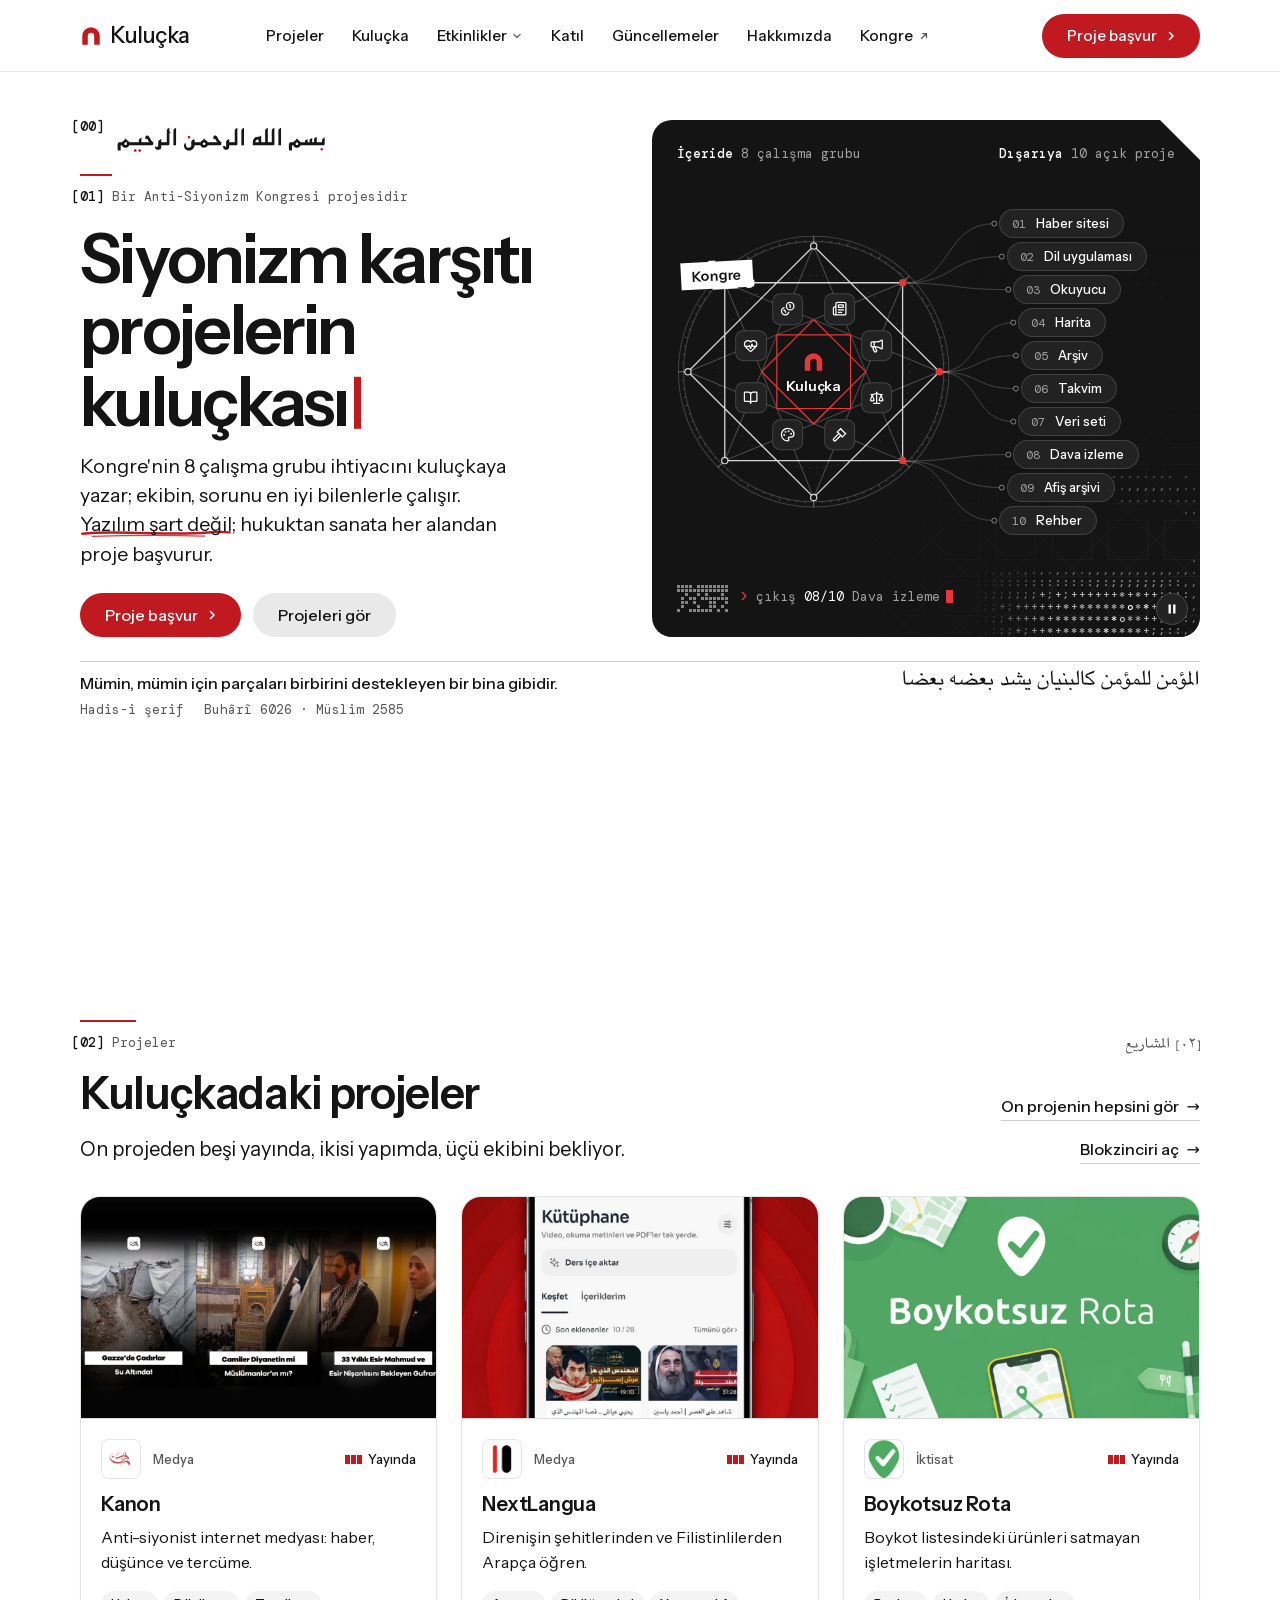
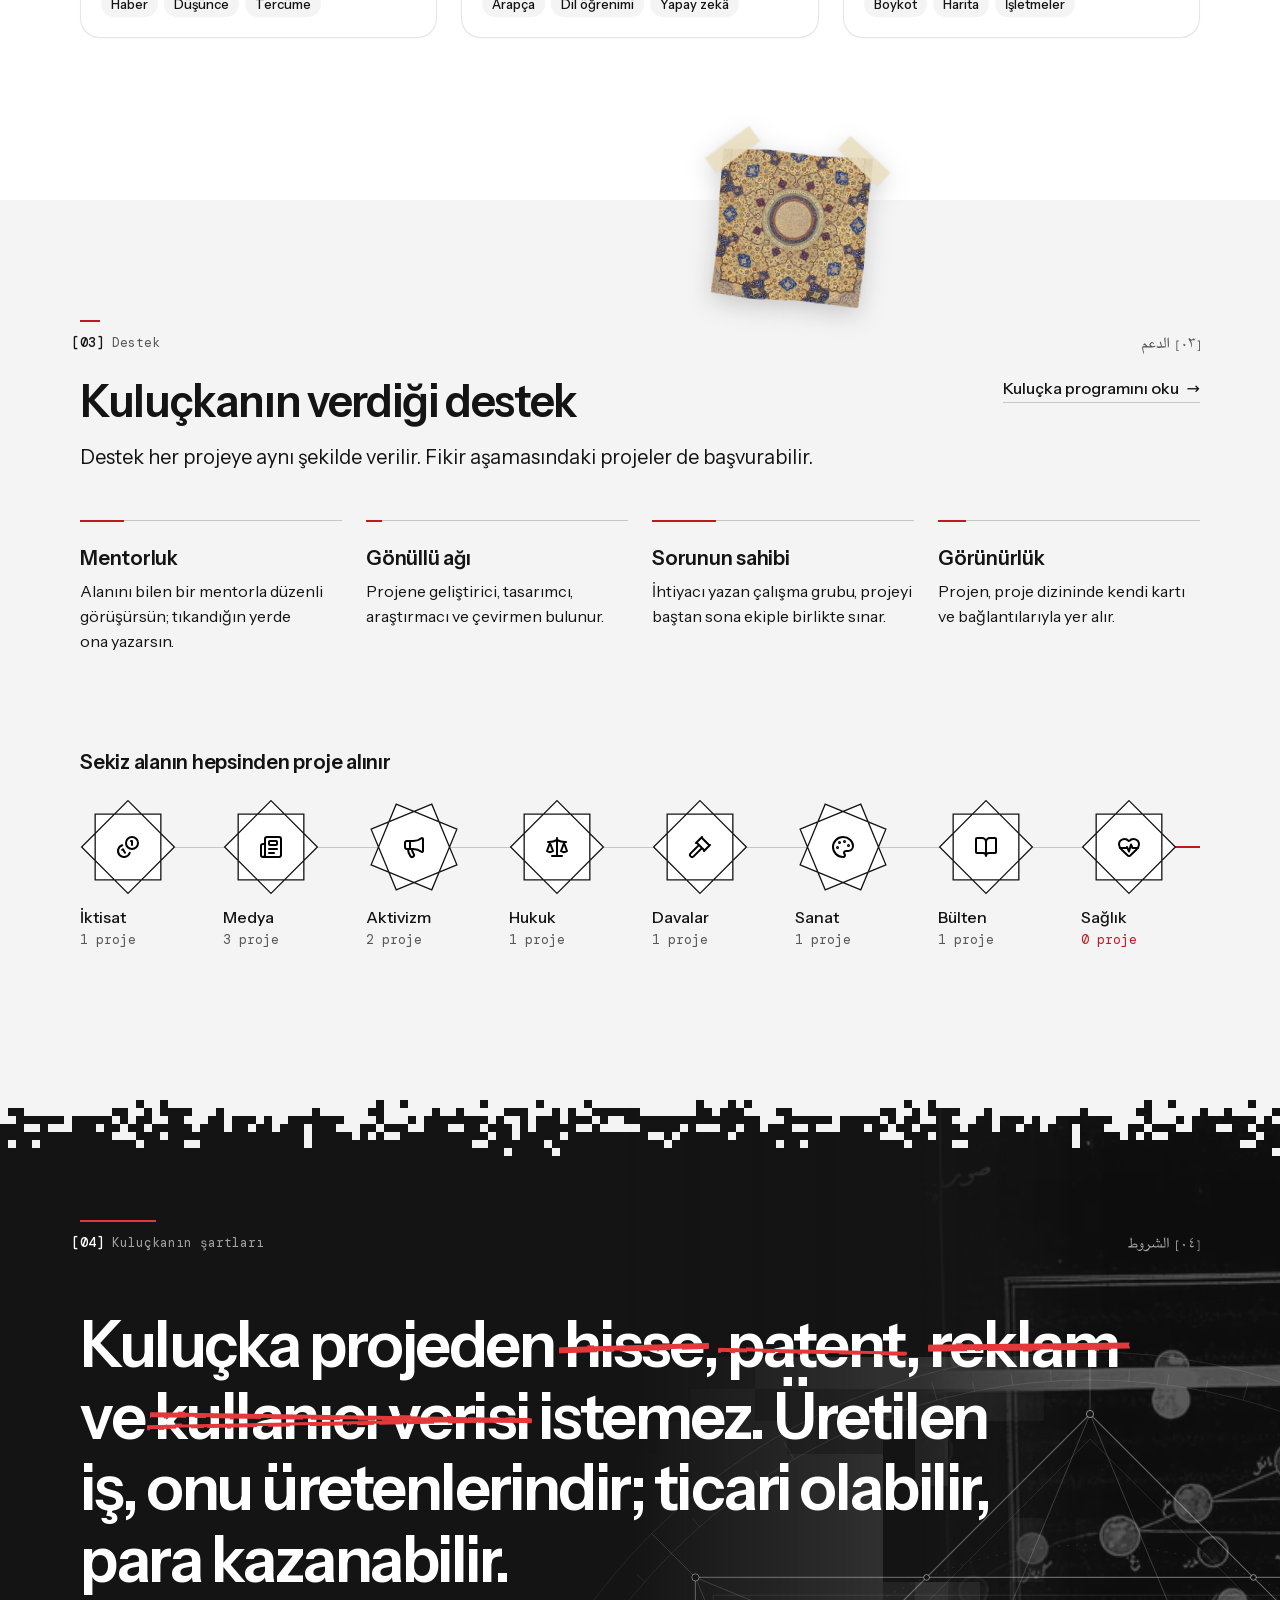
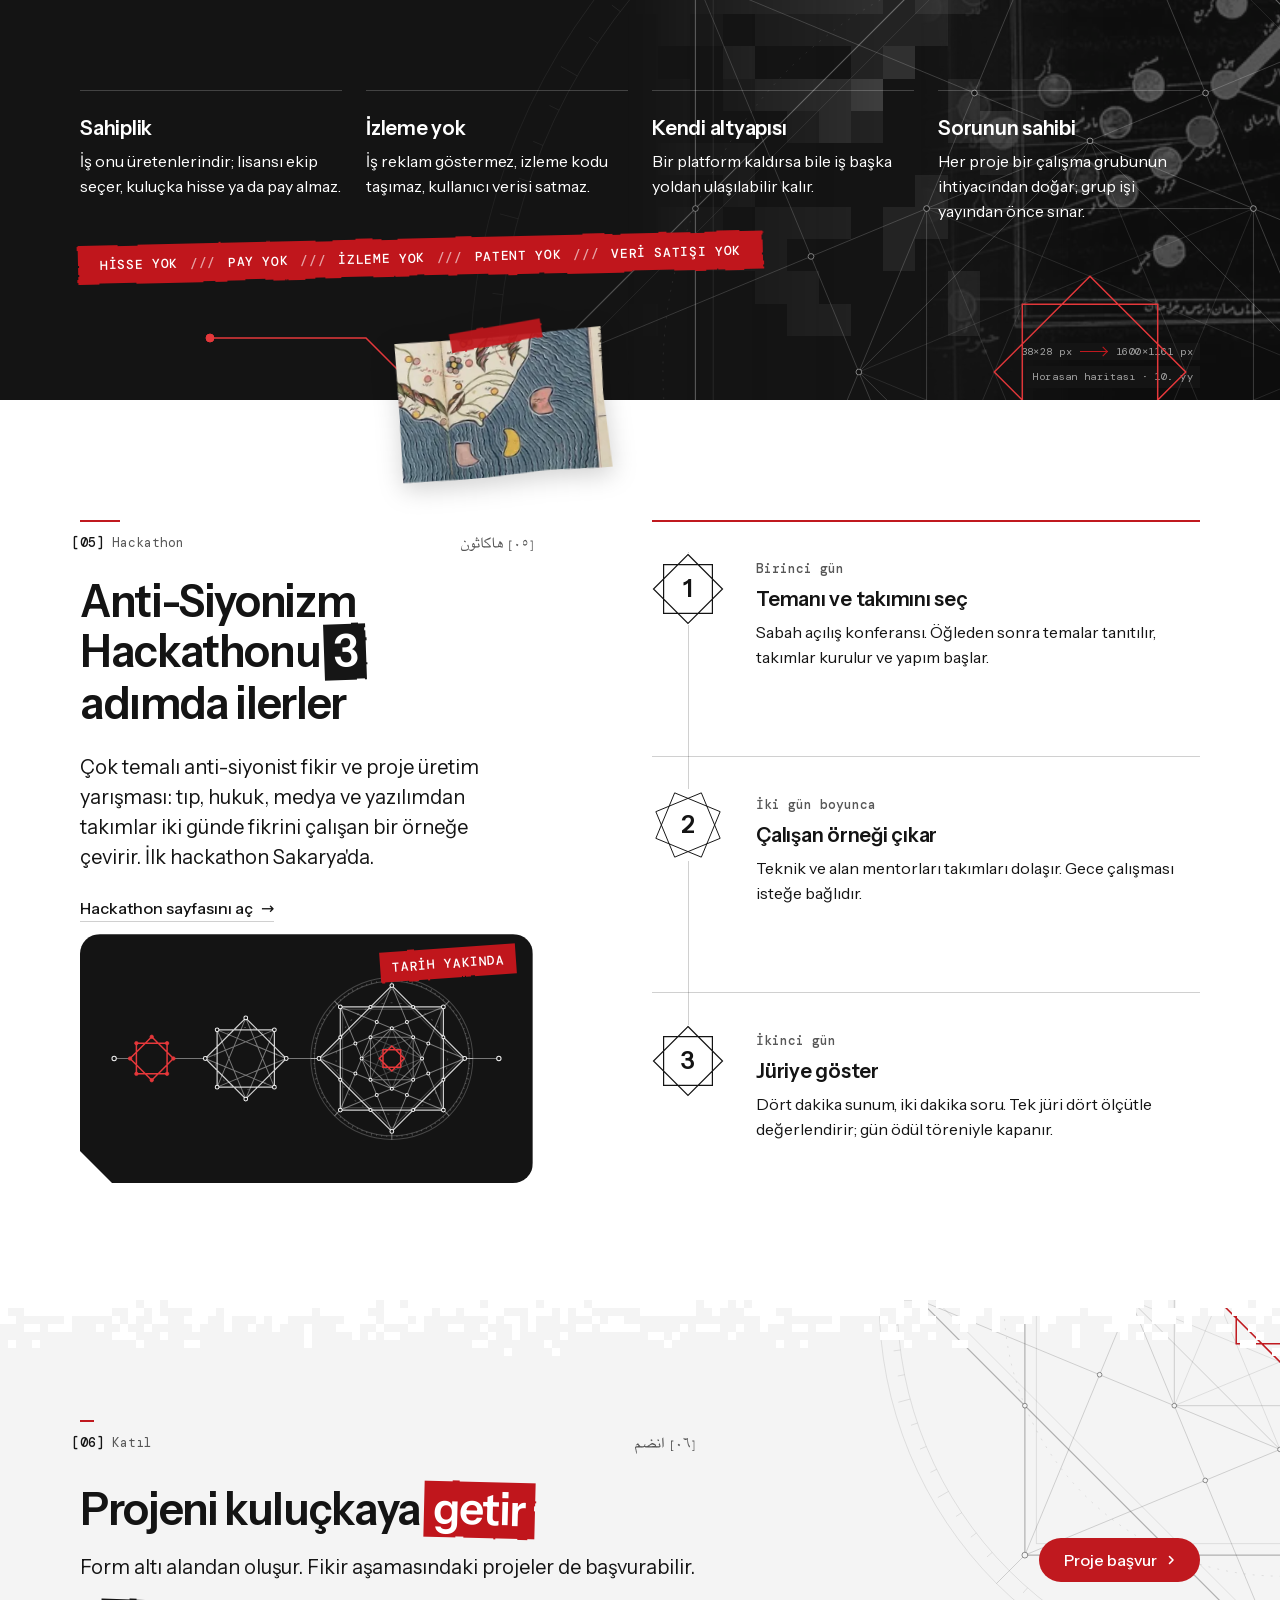
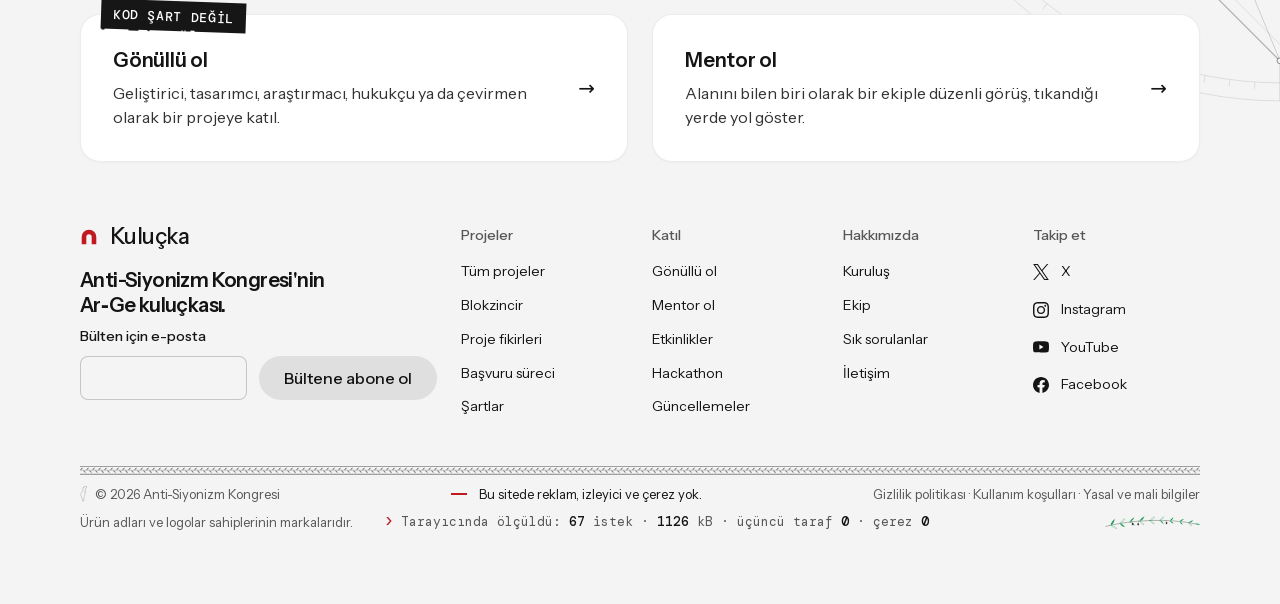
<file: index.html>
<!doctype html>
<html lang="tr" data-type="software" data-radius="soft" data-buttons="pill" data-motion>
<head>
<meta charset="utf-8">
<meta name="viewport" content="width=device-width, initial-scale=1, viewport-fit=cover">
<title>Kuluçka: siyonizm karşıtı projeler için herkese açık kuluçka</title>
<meta name="description" content="Anti-Siyonizm Kongresi'nin sekiz çalışma grubu ihtiyacını yazar, her alandan ekipler çözümü birlikte üretir. Üretilen iş, onu üretenlerindir.">
<meta property="og:type" content="website">
<meta property="og:title" content="Kuluçka: siyonizm karşıtı projeler için herkese açık kuluçka">
<meta property="og:description" content="Sekiz çalışma grubu ihtiyacını kuluçkaya yazar; ekipler sorunu en iyi bilenlerle çalışır.">
<meta property="og:image" content="share.jpg">
<meta name="twitter:card" content="summary_large_image">
<link rel="icon" href="favicon.svg" type="image/svg+xml">
<meta name="theme-color" content="#ffffff">
<meta name="site-kind" content="software">
<meta name="page-type" content="software">
<link rel="preload" href="fonts/instrument-sans-400-700-latin.woff2" as="font" type="font/woff2" crossorigin>
<link rel="stylesheet" href="fonts/fonts.css">
<link rel="stylesheet" href="assets/system.css">
<link rel="stylesheet" href="assets/ui/cards.css">
<link rel="stylesheet" href="assets/motion/motion.css">
<link rel="stylesheet" href="assets/layout/layout.css">
<link rel="stylesheet" href="assets/icons/icon.css">
<style>
:root {
  --p-bg: #ffffff; --p-surface: #f4f4f4; --p-ink: #141414; --p-muted: #575757;
  --p-accent: #c0191f; --p-accent-ink: #ffffff; --p-action: #c0191f; --p-action-ink: #ffffff;
  --p-inv-bg: #141414; --p-inv-surface: #222222; --p-inv-ink: #ffffff; --p-inv-muted: #a3a3a3;
  --p-inv-accent: #ffffff; --p-inv-accent-ink: #141414; --p-inv-action: #ffffff; --p-inv-action-ink: #141414;
  --font-display: "Instrument Sans", system-ui, sans-serif;
  --font-text: "Instrument Sans", system-ui, sans-serif;
  --font-mono: "DM Mono", ui-monospace, "SFMono-Regular", Menlo, Consolas, monospace;
  --display-weight: 600;
  --display-tracking: -0.03em;
  --display-tracking-xl: -0.038em;
  --display-stretch: 96%;
  --ly-scale: 1.04;
}
</style>
<link rel="stylesheet" href="assets/moments/word-highlight/moment.css">
<link rel="stylesheet" href="site.css">
<script>document.documentElement.classList.add('m-enter');setTimeout(()=>document.documentElement.classList.add('m-enter-done'),700)</script>
<script>document.documentElement.classList.add('mo-js');setTimeout(()=>document.documentElement.classList.add('mo-safe'),2500)</script>
<link rel="modulepreload" href="assets/moments/moments.js">
<link rel="modulepreload" href="assets/moments/lib.js">
<link rel="modulepreload" href="assets/moments/word-highlight/moment.js">
</head>
<body>

<header class="nav">
  <div class="wrap nav__bar">
    <a class="skip-link" href="#top">İçeriğe geç</a>
    <a class="nav__logo" href="index.html"><span class="mark" data-mark="arc" aria-hidden="true"></span>Kuluçka</a>
    <nav class="nav__links" aria-label="Ana menü">
      <div class="nav__item"><a class="nav__link" href="projeler.html" data-yer="projeler">Projeler</a></div>
      <div class="nav__item"><a class="nav__link" href="kulucka.html" data-yer="kulucka">Kuluçka</a></div>
      <div class="nav__item">
        <a class="nav__link" href="etkinlikler.html" data-yer="etkinlikler">Etkinlikler <svg class="chev" viewBox="0 0 12 12" aria-hidden="true"><path d="M3 4.5l3 3 3-3" fill="none" stroke="currentColor" stroke-width="1.5" stroke-linecap="round" stroke-linejoin="round"/></svg></a>
        <div class="nav__menu">
          <div class="wrap grid">
            <div class="menu-col span-4">
              <p class="t-label">Yaklaşan</p>
              <a href="hackathon.html">Hackathon: teknoloji başkaldırısı<span>Sakarya. Tarihi belirlenecek.</span></a>
            </div>
            <div class="menu-col span-4">
              <p class="t-label">Hepsi</p>
              <a href="etkinlikler.html">Etkinlikler<span>Yaklaşan ve duyurulacak etkinlikler.</span></a>
            </div>
          </div>
        </div>
      </div>
      <div class="nav__item"><a class="nav__link" href="katil.html" data-yer="katil">Katıl</a></div>
      <div class="nav__item"><a class="nav__link" href="guncellemeler.html" data-yer="guncellemeler">Güncellemeler</a></div>
      <div class="nav__item"><a class="nav__link" href="hakkimizda.html" data-yer="hakkimizda">Hakkımızda</a></div>
      <div class="nav__item"><a class="nav__link nav__link--dis" href="https://antisiyonizmkongresi.org/" target="_blank" rel="noopener">Kongre<svg viewBox="0 0 12 12" width="10" height="10" aria-hidden="true"><path d="M3 9l6-6M4.2 3H9v4.8" fill="none" stroke="currentColor" stroke-width="1.5" stroke-linecap="round" stroke-linejoin="round"/></svg><span class="sr-only"> (yeni sekmede açılır)</span></a></div>
    </nav>
    <div class="nav__actions">
      <a class="btn btn--primary" href="kulucka.html#basvur">Proje başvur</a>
    </div>
    <button class="nav__toggle" type="button" aria-expanded="false" aria-label="Menü">
      <svg width="18" height="18" viewBox="0 0 18 18" aria-hidden="true"><path d="M2 5h14M2 13h14" stroke="currentColor" stroke-width="1.6" stroke-linecap="round"/></svg>
    </button>
  </div>
</header>

<main id="top">
    <section class="hero hero--split" data-enter aria-labelledby="hero-h">
    <div class="wrap">
      <div class="hero-text grid hero__grid">
      <div class="hero__text span-5">
        <p class="besmele"><span class="besmele__no" aria-hidden="true">00</span><img src="assets/grafik/besmele.svg" alt="Bismillâhirrahmânirrahîm" width="231" height="42"></p>
        <p class="hero__kicker kunye"><span class="cizgi" aria-hidden="true"></span><span><b>01</b>Bir Anti-Siyonizm Kongresi projesidir</span></p>
        <h1 id="hero-h">Siyonizm karşıtı projelerin kuluçkası<span class="imlec" aria-hidden="true"></span></h1>
        <p class="hero__lead">Kongre'nin 8 çalışma grubu ihtiyacını kuluçkaya yazar; ekibin, sorunu en iyi bilenlerle çalışır. <span class="isaretli">Yazılım şart değil</span>; hukuktan sanata her alandan proje başvurur.</p>
        <div class="btn-row"><a class="btn btn--primary" href="kulucka.html#basvur">Proje başvur</a><a class="btn btn--secondary" href="#projeler">Projeleri gör</a></div>
      </div>
      <div class="hero__media sema ground-inverse span-6 start-7" data-fx="ascii-shade" data-fx-seed="8" data-fx-params='{"source":2,"speed":0,"calm":0.8,"calmX":0.42,"calmY":0.48}' role="img" aria-label="Sekiz köşeli yıldız biçiminde çizilmiş kuluçka: içinde İktisat, Medya, Aktivizm, Hukuk, Davalar, Sanat, Bülten ve Sağlık çalışma grupları durur; kuluçkadan kuluçka Kongre'nin halkasının içindedir; dışarıya on açık proje çıkar (çizimde örnek türleriyle: haber sitesi, dil uygulaması, okuyucu, harita, arşiv, takvim, veri seti, dava izleme, afiş arşivi, rehber).">
                <div class="kk" aria-hidden="true">
          <svg class="kk__ag" aria-hidden="true" focusable="false"></svg>
          <p class="kk__etiket kk__etiket--ic"><b>İçeride</b> 8 çalışma grubu</p>
          <p class="kk__etiket kk__etiket--dis"><b>Dışarıya</b> 10 açık proje</p>
          <div class="kk__yildiz">
            <svg class="kk__cizim" viewBox="-100 -100 200 200" aria-hidden="true" focusable="false"><circle class="kk__silik" r="99"/><circle class="kk__silik" r="95.24"/><path class="kk__silik" d="M95.03 6.23L96.46 6.32M94.42 12.43L95.84 12.62M93.41 18.58L94.81 18.86M91.99 24.65L94.46 25.31M90.18 30.61L91.54 31.07M87.99 36.45L89.31 36.99M85.42 42.12L86.7 42.75M82.48 47.62L84.69 48.9M79.19 52.91L80.38 53.71M75.56 57.98L76.69 58.85M71.6 62.79L72.68 63.74M62.79 71.6L63.74 72.68M57.98 75.56L58.85 76.69M52.91 79.19L53.71 80.38M47.62 82.48L48.9 84.69M42.12 85.42L42.75 86.7M36.45 87.99L36.99 89.31M30.61 90.18L31.07 91.54M24.65 91.99L25.31 94.46M18.58 93.41L18.86 94.81M12.43 94.42L12.62 95.84M6.23 95.03L6.32 96.46M-6.23 95.03L-6.32 96.46M-12.43 94.42L-12.62 95.84M-18.58 93.41L-18.86 94.81M-24.65 91.99L-25.31 94.46M-30.61 90.18L-31.07 91.54M-36.45 87.99L-36.99 89.31M-42.12 85.42L-42.75 86.7M-47.62 82.48L-48.9 84.69M-52.91 79.19L-53.71 80.38M-57.98 75.56L-58.85 76.69M-62.79 71.6L-63.74 72.68M-71.6 62.79L-72.68 63.74M-75.56 57.98L-76.69 58.85M-79.19 52.91L-80.38 53.71M-82.48 47.62L-84.69 48.9M-85.42 42.12L-86.7 42.75M-87.99 36.45L-89.31 36.99M-90.18 30.61L-91.54 31.07M-91.99 24.65L-94.46 25.31M-93.41 18.58L-94.81 18.86M-94.42 12.43L-95.84 12.62M-95.03 6.23L-96.46 6.32M-95.03 -6.23L-96.46 -6.32M-94.42 -12.43L-95.84 -12.62M-93.41 -18.58L-94.81 -18.86M-91.99 -24.65L-94.46 -25.31M-90.18 -30.61L-91.54 -31.07M-87.99 -36.45L-89.31 -36.99M-85.42 -42.12L-86.7 -42.75M-82.48 -47.62L-84.69 -48.9M-79.19 -52.91L-80.38 -53.71M-75.56 -57.98L-76.69 -58.85M-71.6 -62.79L-72.68 -63.74M-62.79 -71.6L-63.74 -72.68M-57.98 -75.56L-58.85 -76.69M-52.91 -79.19L-53.71 -80.38M-47.62 -82.48L-48.9 -84.69M-42.12 -85.42L-42.75 -86.7M-36.45 -87.99L-36.99 -89.31M-30.61 -90.18L-31.07 -91.54M-24.65 -91.99L-25.31 -94.46M-18.58 -93.41L-18.86 -94.81M-12.43 -94.42L-12.62 -95.84M-6.23 -95.03L-6.32 -96.46M6.23 -95.03L6.32 -96.46M12.43 -94.42L12.62 -95.84M18.58 -93.41L18.86 -94.81M24.65 -91.99L25.31 -94.46M30.61 -90.18L31.07 -91.54M36.45 -87.99L36.99 -89.31M42.12 -85.42L42.75 -86.7M47.62 -82.48L48.9 -84.69M52.91 -79.19L53.71 -80.38M57.98 -75.56L58.85 -76.69M62.79 -71.6L63.74 -72.68M71.6 -62.79L72.68 -63.74M75.56 -57.98L76.69 -58.85M79.19 -52.91L80.38 -53.71M82.48 -47.62L84.69 -48.9M85.42 -42.12L86.7 -42.75M87.99 -36.45L89.31 -36.99M90.18 -30.61L91.54 -31.07M91.99 -24.65L94.46 -25.31M93.41 -18.58L94.81 -18.86M94.42 -12.43L95.84 -12.62M95.03 -6.23L96.46 -6.32"/><path class="kk__orta" d="M95.24 0L99 0M67.34 67.34L70 70M0 95.24L0 99M-67.34 67.34L-70 70M-95.24 0L-99 0M-67.34 -67.34L-70 -70M-0 -95.24L-0 -99M67.34 -67.34L70 -70"/><circle class="kk__silik kk__kesik" r="70.41"/><path class="kk__orta" d="M92 0L95.24 0M65.05 65.05L67.34 67.34M0 92L0 95.24M-65.05 65.05L-67.34 67.34M-92 0L-95.24 0M-65.05 -65.05L-67.34 -67.34M-0 -92L-0 -95.24M65.05 -65.05L67.34 -67.34"/><path class="kk__ic" d="M92 0L-65.05 65.05M65.05 65.05L-92 0M0 92L-65.05 -65.05M-65.05 65.05L-0 -92M-92 0L65.05 -65.05M-65.05 -65.05L92 -0M-0 -92L65.05 65.05M65.05 -65.05L0 92"/><path class="kk__dis" d="M92 0L0 92L-92 0L-0 -92ZM65.05 65.05L-65.05 65.05L-65.05 -65.05L65.05 -65.05Z"/><path class="kk__tohum" d="M38.11 0L0 38.11L-38.11 0L-0 -38.11ZM26.95 26.95L-26.95 26.95L-26.95 -26.95L26.95 -26.95Z"/><g class="kk__uc"><circle cx="92" cy="0" r="2.3" class="kk__cikis-ucu"/><circle cx="65.05" cy="65.05" r="2.3" class="kk__cikis-ucu"/><circle cx="0" cy="92" r="2.3"/><circle cx="-65.05" cy="65.05" r="2.3"/><circle cx="-92" cy="0" r="2.3"/><circle cx="-65.05" cy="-65.05" r="2.3"/><circle cx="-0" cy="-92" r="2.3"/><circle cx="65.05" cy="-65.05" r="2.3" class="kk__cikis-ucu"/></g></svg>
            <span class="kk__grup" title="İktisat" style="left:40.47%;top:27.00%"><img class="ikon" src="assets/icons/ui-coins.svg" alt="" width="24" height="24"></span><span class="kk__grup" title="Medya" style="left:59.53%;top:27.00%"><img class="ikon" src="assets/icons/ui-newspaper.svg" alt="" width="24" height="24"></span><span class="kk__grup" title="Aktivizm" style="left:73.00%;top:40.47%"><img class="ikon" src="assets/icons/ui-megaphone.svg" alt="" width="24" height="24"></span><span class="kk__grup" title="Hukuk" style="left:73.00%;top:59.53%"><img class="ikon" src="assets/icons/ui-scale.svg" alt="" width="24" height="24"></span><span class="kk__grup" title="Davalar" style="left:59.53%;top:73.00%"><img class="ikon" src="assets/icons/ui-gavel.svg" alt="" width="24" height="24"></span><span class="kk__grup" title="Sanat" style="left:40.47%;top:73.00%"><img class="ikon" src="assets/icons/ui-palette.svg" alt="" width="24" height="24"></span><span class="kk__grup" title="Bülten" style="left:27.00%;top:59.53%"><img class="ikon" src="assets/icons/ui-book-open.svg" alt="" width="24" height="24"></span><span class="kk__grup" title="Sağlık" style="left:27.00%;top:40.47%"><img class="ikon" src="assets/icons/ui-heart-pulse.svg" alt="" width="24" height="24"></span>
            <span class="kk__oz"><span class="mark" data-mark="arc"></span><span class="kk__ad">Kuluçka</span></span>
            <span class="kk__kongre" aria-hidden="true">Kongre</span>
          </div>
          <ol class="kk__cikis">
            <li><i>01</i>Haber sitesi</li>
            <li><i>02</i>Dil uygulaması</li>
            <li><i>03</i>Okuyucu</li>
            <li><i>04</i>Harita</li>
            <li><i>05</i>Arşiv</li>
            <li><i>06</i>Takvim</li>
            <li><i>07</i>Veri seti</li>
            <li><i>08</i>Dava izleme</li>
            <li><i>09</i>Afiş arşivi</li>
            <li><i>10</i>Rehber</li>
          </ol>
          <p class="kk__log"><span class="bit"></span><span><b>&gt;</b> çıkış <span data-kk-no>10/10</span> <span data-kk-ad>açık proje</span><i class="imlec"></i></span><span class="kk__xy" data-kk-xy>x:---- y:----</span></p>
        </div>
        <button class="loop-pause" type="button" aria-pressed="false" aria-label="Hareketi durdur" data-kk-dur><svg viewBox="0 0 14 14" aria-hidden="true"><path d="M3.5 2.5h2.4v9H3.5zM8.1 2.5h2.4v9H8.1z"/></svg></button>
      </div>
    </div>
            <div class="hero-strip">
      <blockquote class="hadis">
        <p class="hadis__tr">Mümin, mümin için parçaları birbirini destekleyen bir bina gibidir.</p>
        <p class="hadis__kaynak">Hadis-i şerif <span>Buhârî 6026 · Müslim 2585</span></p>
        <svg class="hadis__ar" viewBox="0 0 1195 100" style="--o: 11.950; --yk: 1.000" role="img" aria-label="المؤمن للمؤمن كالبنيان يشد بعضه بعضا" lang="ar" focusable="false"><use href="assets/grafik/kunye-ar.svg#hadis"/></svg>      </blockquote>
      </div>
    </div>
  </section>

    <section class="section" id="projeler" aria-labelledby="projeler-h">
    <div class="wrap">
      <blockquote class="hadis hadis--mobil">
        <p class="hadis__tr">Mümin, mümin için parçaları birbirini destekleyen bir bina gibidir.</p>
        <p class="hadis__kaynak">Hadis-i şerif <span>Buhârî 6026 · Müslim 2585</span></p>
        <svg class="hadis__ar" viewBox="0 0 1195 100" style="--o: 11.950; --yk: 1.000" role="img" aria-label="المؤمن للمؤمن كالبنيان يشد بعضه بعضا" lang="ar" focusable="false"><use href="assets/grafik/kunye-ar.svg#hadis"/></svg>      </blockquote>
      <p class="kunye"><span class="cizgi" aria-hidden="true"></span><span><b>02</b>Projeler</span><svg class="kunye__ar" viewBox="0 0 411 100" style="--o: 4.110; --yk: 1.000" role="img" aria-label="المشاريع" focusable="false"><use href="assets/grafik/kunye-ar.svg#projeler"/></svg></p>
      <div class="section-head section-head--row">
        <div><h2 id="projeler-h">Kuluçkadaki projeler</h2>
        <p>On projeden beşi yayında, ikisi yapımda, üçü ekibini bekliyor.</p></div>
        <div class="bas__baglar"><a class="link" href="projeler.html">On projenin hepsini gör</a><a class="link" href="blokzincir.html">Blokzinciri aç</a></div>
      </div>
            <div class="pkler pkler--ana">
      <article class="card pk" id="kanon" data-durum="yayin" data-alan="Medya" data-etiket="Haber Düşünce Tercüme Video">
        <div class="pk__kapak"><img src="assets/img/projeler/kanon-kapak.webp" alt="Kanon&#x27;un Instagram hesabından üç video kapağı" width="1024" height="640" loading="lazy" decoding="async"></div>
        <div class="pk__govde">
          <div class="pk__ust"><span class="proje__isaret proje__isaret--logo"><img src="assets/img/projeler/kanon.png" alt="" width="40" height="40" loading="lazy" decoding="async"></span><span class="proje__grup">Medya</span><span class="proje__durum proje__durum--yayin">Yayında</span></div>
          <h3><button class="pk__ad" type="button" data-pk-ac="pk-kanon" aria-haspopup="dialog">Kanon</button></h3>
          <p>Anti-siyonist internet medyası: haber, düşünce ve tercüme.</p>
          <ul class="cipler"><li class="cip">Haber</li><li class="cip">Düşünce</li><li class="cip">Tercüme</li></ul>
        </div>
      </article>
      <article class="card pk" id="nextlangua" data-durum="yayin" data-alan="Medya" data-etiket="Arapça Dil öğrenimi Yapay zekâ Mobil uygulama">
        <div class="pk__kapak"><img src="assets/img/projeler/nextlangua-kapak.webp" alt="NextLangua uygulamasında kütüphane ekranı: Arapça videolar" width="1024" height="640" loading="lazy" decoding="async"></div>
        <div class="pk__govde">
          <div class="pk__ust"><span class="proje__isaret proje__isaret--logo"><img src="assets/img/projeler/nextlangua.png" alt="" width="40" height="40" loading="lazy" decoding="async"></span><span class="proje__grup">Medya</span><span class="proje__durum proje__durum--yayin">Yayında</span></div>
          <h3><button class="pk__ad" type="button" data-pk-ac="pk-nextlangua" aria-haspopup="dialog">NextLangua</button></h3>
          <p>Direnişin şehitlerinden ve Filistinlilerden Arapça öğren.</p>
          <ul class="cipler"><li class="cip">Arapça</li><li class="cip">Dil öğrenimi</li><li class="cip">Yapay zekâ</li></ul>
        </div>
      </article>
      <article class="card pk" id="boykotsuz-rota" data-durum="yayin" data-alan="İktisat" data-etiket="Boykot Harita İşletmeler">
        <div class="pk__kapak"><img src="assets/img/projeler/boykotsuz-rota-kapak.webp" alt="Boykotsuz Rota&#x27;nın kendi kapak görseli: yeşil zeminde harita iğnesi ve adı" width="1024" height="640" loading="lazy" decoding="async"></div>
        <div class="pk__govde">
          <div class="pk__ust"><span class="proje__isaret proje__isaret--logo"><img src="assets/img/projeler/boykotsuz-rota.png" alt="" width="40" height="40" loading="lazy" decoding="async"></span><span class="proje__grup">İktisat</span><span class="proje__durum proje__durum--yayin">Yayında</span></div>
          <h3><button class="pk__ad" type="button" data-pk-ac="pk-boykotsuz-rota" aria-haspopup="dialog">Boykotsuz Rota</button></h3>
          <p>Boykot listesindeki ürünleri satmayan işletmelerin haritası.</p>
          <ul class="cipler"><li class="cip">Boykot</li><li class="cip">Harita</li><li class="cip">İşletmeler</li></ul>
        </div>
      </article>
      </div>
      <div class="pdler">
      <dialog class="pd ground-base" id="pk-kanon" aria-labelledby="pk-kanon-h">
        <header class="pd__bas">
          <span class="proje__isaret proje__isaret--logo"><img src="assets/img/projeler/kanon.png" alt="" width="64" height="64" loading="lazy" decoding="async"></span>
          <div class="pd__ad"><h2 id="pk-kanon-h">Kanon</h2><span class="pd__rozet">ÖNE ÇIKAN</span><p>Medya · Yayında · kanon.com.tr</p></div>
          <div class="pd__araclar">
            <button class="pd__arac" type="button" data-pd-kopya aria-label="Kanon bağlantısını kopyala"><svg viewBox="0 0 24 24" width="20" height="20" fill="none" stroke="currentColor" stroke-width="1.8" stroke-linecap="round" aria-hidden="true"><path d="M10 14a4 4 0 0 0 5.7 0l3-3a4 4 0 0 0-5.7-5.7l-1 1M14 10a4 4 0 0 0-5.7 0l-3 3a4 4 0 0 0 5.7 5.7l1-1"/></svg></button>
            <button class="pd__arac" type="button" data-pd-kapat aria-label="Pencereyi kapat"><svg viewBox="0 0 24 24" width="20" height="20" fill="none" stroke="currentColor" stroke-width="1.8" stroke-linecap="round" aria-hidden="true"><path d="M6 6l12 12M18 6L6 18"/></svg></button>
          </div>
        </header>
        <p class="pd__blok" aria-hidden="true"><span>blok</span><b>#01</b><span>özet</span><b>6d04f5</b><span>önceki</span><b>kongre</b></p>
        <div class="pd__govde">
          <div class="btn-row"><a class="btn btn--primary" href="https://kanon.com.tr" target="_blank" rel="noopener">Siteyi ziyaret et</a><a class="btn btn--secondary" href="katil.html#gonullu">Projeye dahil ol</a></div>
          <p class="pd__metin">Kanon anti-siyonist bir internet medyasıdır. Ortadoğu, politika ve kültür üzerine canlı haber akışı, yazar görüşleri, derinlemesine araştırmalar ve çeviriler yayınlar; videolarını sosyal hesaplarından da paylaşır.</p>
          <div class="pd__galeri"><img src="assets/img/projeler/kanon-1.webp" alt="Kanon video kapağı: Gazze&#x27;de çadırlar su altında" width="360" height="480" loading="lazy" decoding="async"><img src="assets/img/projeler/kanon-2.webp" alt="Kanon video kapağı: camiler üzerine bir haber" width="360" height="480" loading="lazy" decoding="async"><img src="assets/img/projeler/kanon-3.webp" alt="Kanon video kapağı: bir esir ailesinin haberi" width="360" height="480" loading="lazy" decoding="async"></div>
          <div class="pd__bolum"><h3>Bağlantılar</h3><div class="pd__baglar"><a class="bag" href="https://kanon.com.tr" target="_blank" rel="noopener"><svg class="ic" viewBox="0 0 24 24" width="18" height="18" fill="none" stroke="currentColor" stroke-width="1.8" aria-hidden="true"><circle cx="12" cy="12" r="9"/><path d="M3 12h18M12 3c3 3.2 3 14.8 0 18M12 3c-3 3.2-3 14.8 0 18"/></svg>Web sitesi</a><a class="bag" href="https://x.com/kanon_medya" target="_blank" rel="noopener"><img class="ic" src="assets/icons/x.svg" alt="" width="18" height="18" loading="lazy" decoding="async">X</a><a class="bag" href="https://www.instagram.com/kanon_medya/" target="_blank" rel="noopener"><img class="ic" src="assets/icons/instagram.svg" alt="" width="18" height="18" loading="lazy" decoding="async">Instagram</a><a class="bag" href="https://www.youtube.com/@kanonmedya" target="_blank" rel="noopener"><img class="ic" src="assets/icons/youtube.svg" alt="" width="18" height="18" loading="lazy" decoding="async">YouTube</a><a class="bag" href="https://www.tiktok.com/@kanon_medya" target="_blank" rel="noopener"><img class="ic" src="assets/icons/tiktok.svg" alt="" width="18" height="18" loading="lazy" decoding="async">TikTok</a><a class="bag" href="https://www.facebook.com/profile.php?id=61573063387943" target="_blank" rel="noopener"><img class="ic" src="assets/icons/facebook.svg" alt="" width="18" height="18" loading="lazy" decoding="async">Facebook</a></div></div>
          <div class="pd__bolum"><h3>Etiketler</h3><ul class="cipler"><li class="cip">Haber</li><li class="cip">Düşünce</li><li class="cip">Tercüme</li><li class="cip">Video</li></ul></div>
        </div>
        <footer class="pd__son"><span>Son güncelleme 13.11.2026</span><button class="link" type="button" data-pd-kapat>Kapat</button></footer>
      </dialog>
      <dialog class="pd ground-base" id="pk-nextlangua" aria-labelledby="pk-nextlangua-h">
        <header class="pd__bas">
          <span class="proje__isaret proje__isaret--logo"><img src="assets/img/projeler/nextlangua.png" alt="" width="64" height="64" loading="lazy" decoding="async"></span>
          <div class="pd__ad"><h2 id="pk-nextlangua-h">NextLangua</h2><span class="pd__rozet">ÖNE ÇIKAN</span><p>Medya · Yayında · nextlangua.com</p></div>
          <div class="pd__araclar">
            <button class="pd__arac" type="button" data-pd-kopya aria-label="NextLangua bağlantısını kopyala"><svg viewBox="0 0 24 24" width="20" height="20" fill="none" stroke="currentColor" stroke-width="1.8" stroke-linecap="round" aria-hidden="true"><path d="M10 14a4 4 0 0 0 5.7 0l3-3a4 4 0 0 0-5.7-5.7l-1 1M14 10a4 4 0 0 0-5.7 0l-3 3a4 4 0 0 0 5.7 5.7l1-1"/></svg></button>
            <button class="pd__arac" type="button" data-pd-kapat aria-label="Pencereyi kapat"><svg viewBox="0 0 24 24" width="20" height="20" fill="none" stroke="currentColor" stroke-width="1.8" stroke-linecap="round" aria-hidden="true"><path d="M6 6l12 12M18 6L6 18"/></svg></button>
          </div>
        </header>
        <p class="pd__blok" aria-hidden="true"><span>blok</span><b>#02</b><span>özet</span><b>7f9412</b><span>önceki</span><b>6d04f5</b></p>
        <div class="pd__govde">
          <div class="btn-row"><a class="btn btn--primary" href="https://nextlangua.com" target="_blank" rel="noopener">Siteyi ziyaret et</a><a class="btn btn--secondary" href="katil.html#gonullu">Projeye dahil ol</a></div>
          <p class="pd__metin">NextLangua yapay zekâ destekli bir dil öğrenme araç kutusudur; başta Arapça. Ortak kütüphanedeki videoları özgün altyazısı ve çevirisiyle izler, kendi seçtiğin videoyu içeri aktarırsın. Aralıklı tekrar kelime kutusu, sekiz alıştırma, seviye analizi ve yapay zekâ eğitmeniyle sohbet aynı yerdedir. Arayüzü Türkçedir.</p>
          <div class="pd__galeri"><img src="assets/img/projeler/nextlangua-1.webp" alt="NextLangua uygulamasında kütüphane: Arapça videolar ve seviyeleri" width="360" height="480" loading="lazy" decoding="async"><img src="assets/img/projeler/nextlangua-2.webp" alt="NextLangua uygulamasında yapay zekâ eğitmeniyle serbest sohbet" width="360" height="480" loading="lazy" decoding="async"></div>
          <div class="pd__bolum"><h3>Bağlantılar</h3><div class="pd__baglar"><a class="bag" href="https://nextlangua.com" target="_blank" rel="noopener"><svg class="ic" viewBox="0 0 24 24" width="18" height="18" fill="none" stroke="currentColor" stroke-width="1.8" aria-hidden="true"><circle cx="12" cy="12" r="9"/><path d="M3 12h18M12 3c3 3.2 3 14.8 0 18M12 3c-3 3.2-3 14.8 0 18"/></svg>Web sitesi</a><a class="bag" href="https://x.com/nextlangua" target="_blank" rel="noopener"><img class="ic" src="assets/icons/x.svg" alt="" width="18" height="18" loading="lazy" decoding="async">X</a><a class="bag" href="https://instagram.com/nextlangua" target="_blank" rel="noopener"><img class="ic" src="assets/icons/instagram.svg" alt="" width="18" height="18" loading="lazy" decoding="async">Instagram</a><a class="bag" href="https://www.youtube.com/@NextLangua" target="_blank" rel="noopener"><img class="ic" src="assets/icons/youtube.svg" alt="" width="18" height="18" loading="lazy" decoding="async">YouTube</a><a class="bag" href="https://tiktok.com/@nextlangua" target="_blank" rel="noopener"><img class="ic" src="assets/icons/tiktok.svg" alt="" width="18" height="18" loading="lazy" decoding="async">TikTok</a><a class="bag" href="https://apps.apple.com/app/nextlangua/id6757635518" target="_blank" rel="noopener"><img class="ic" src="assets/icons/app-store.svg" alt="" width="18" height="18" loading="lazy" decoding="async">App Store</a><a class="bag" href="https://play.google.com/store/apps/details?id=com.nextlangua.app" target="_blank" rel="noopener"><img class="ic" src="assets/icons/google-play.svg" alt="" width="18" height="18" loading="lazy" decoding="async">Google Play</a></div></div>
          <div class="pd__bolum"><h3>Etiketler</h3><ul class="cipler"><li class="cip">Arapça</li><li class="cip">Dil öğrenimi</li><li class="cip">Yapay zekâ</li><li class="cip">Mobil uygulama</li></ul></div>
        </div>
        <footer class="pd__son"><span>Son güncelleme 13.11.2026</span><button class="link" type="button" data-pd-kapat>Kapat</button></footer>
      </dialog>
      <dialog class="pd ground-base" id="pk-boykotsuz-rota" aria-labelledby="pk-boykotsuz-rota-h">
        <header class="pd__bas">
          <span class="proje__isaret proje__isaret--logo"><img src="assets/img/projeler/boykotsuz-rota.png" alt="" width="64" height="64" loading="lazy" decoding="async"></span>
          <div class="pd__ad"><h2 id="pk-boykotsuz-rota-h">Boykotsuz Rota</h2><span class="pd__rozet">ÖNE ÇIKAN</span><p>İktisat · Yayında · boykotsuzrota.com</p></div>
          <div class="pd__araclar">
            <button class="pd__arac" type="button" data-pd-kopya aria-label="Boykotsuz Rota bağlantısını kopyala"><svg viewBox="0 0 24 24" width="20" height="20" fill="none" stroke="currentColor" stroke-width="1.8" stroke-linecap="round" aria-hidden="true"><path d="M10 14a4 4 0 0 0 5.7 0l3-3a4 4 0 0 0-5.7-5.7l-1 1M14 10a4 4 0 0 0-5.7 0l-3 3a4 4 0 0 0 5.7 5.7l1-1"/></svg></button>
            <button class="pd__arac" type="button" data-pd-kapat aria-label="Pencereyi kapat"><svg viewBox="0 0 24 24" width="20" height="20" fill="none" stroke="currentColor" stroke-width="1.8" stroke-linecap="round" aria-hidden="true"><path d="M6 6l12 12M18 6L6 18"/></svg></button>
          </div>
        </header>
        <p class="pd__blok" aria-hidden="true"><span>blok</span><b>#03</b><span>özet</span><b>ffa5aa</b><span>önceki</span><b>7f9412</b></p>
        <div class="pd__govde">
          <div class="btn-row"><a class="btn btn--primary" href="https://boykotsuzrota.com" target="_blank" rel="noopener">Siteyi ziyaret et</a><a class="btn btn--secondary" href="katil.html#gonullu">Projeye dahil ol</a></div>
          <p class="pd__metin">Boykotsuz Rota, İsrail boykot listesindeki ürünleri satmayan işletmeleri haritada gösterir: marketler, restoranlar, kafeler ve fırınlar, giyim mağazaları, akaryakıt istasyonları. İşletmeler kategoriye ve şehre göre aranır.</p>
          
          <div class="pd__bolum"><h3>Bağlantılar</h3><div class="pd__baglar"><a class="bag" href="https://boykotsuzrota.com" target="_blank" rel="noopener"><svg class="ic" viewBox="0 0 24 24" width="18" height="18" fill="none" stroke="currentColor" stroke-width="1.8" aria-hidden="true"><circle cx="12" cy="12" r="9"/><path d="M3 12h18M12 3c3 3.2 3 14.8 0 18M12 3c-3 3.2-3 14.8 0 18"/></svg>Web sitesi</a></div></div>
          <div class="pd__bolum"><h3>Etiketler</h3><ul class="cipler"><li class="cip">Boykot</li><li class="cip">Harita</li><li class="cip">İşletmeler</li></ul></div>
        </div>
        <footer class="pd__son"><span>Son güncelleme 13.11.2026</span><button class="link" type="button" data-pd-kapat>Kapat</button></footer>
      </dialog>
      </div>
    </div>
  </section>

    <section class="section ground-surface g2m" id="destek" aria-labelledby="destek-h">
  <figure class="asi asi--orta asi--kagit asi--k1" style="--r: 5deg; --w: 150px"><img src="assets/img/asi/semse-gobek.webp" srcset="assets/img/asi/semse-gobek-k.webp 260w, assets/img/asi/semse-gobek.webp 520w" sizes="150px" alt="Şemsenin göbeği: altın ve lacivert çiçekli rozet" width="520" height="520" loading="lazy" decoding="async"><figcaption class="sr-only">Şemse, Şah Cihan albümü, 17. yüzyıl</figcaption></figure>
    <div class="wrap">
      <div class="group">
      <p class="kunye"><span class="cizgi" aria-hidden="true"></span><span><b>03</b>Destek</span><svg class="kunye__ar" viewBox="0 0 322 100" style="--o: 3.220; --yk: 1.000" role="img" aria-label="الدعم" focusable="false"><use href="assets/grafik/kunye-ar.svg#destek"/></svg></p>
      <div class="section-head section-head--row">
        <div><h2 id="destek-h">Kuluçkanın verdiği destek</h2>
        <p>Destek her projeye aynı şekilde verilir. Fikir aşamasındaki projeler de başvurabilir.</p></div>
        <a class="link" href="kulucka.html">Kuluçka programını oku</a>
      </div>
      <ol class="destek">
        <li><h3>Mentorluk</h3><p>Alanını bilen bir mentorla düzenli görüşürsün; tıkandığın yerde ona yazarsın.</p></li>
        <li><h3>Gönüllü ağı</h3><p>Projene geliştirici, tasarımcı, araştırmacı ve çevirmen bulunur.</p></li>
        <li><h3>Sorunun sahibi</h3><p>İhtiyacı yazan çalışma grubu, projeyi baştan sona ekiple birlikte sınar.</p></li>
        <li><h3>Görünürlük</h3><p>Projen, proje dizininde kendi kartı ve bağlantılarıyla yer alır.</p></li>
      </ol>
      </div>
      <div class="alanlar">
        <h3>Sekiz alanın hepsinden proje alınır</h3>
                <ul class="yildizlar">
          <li><span class="yildizlar__y"><img class="ikon" src="assets/icons/ui-coins.svg" alt="" width="24" height="24" loading="lazy" decoding="async"></span>İktisat<small class="adet">1 proje</small></li>
          <li><span class="yildizlar__y"><img class="ikon" src="assets/icons/ui-newspaper.svg" alt="" width="24" height="24" loading="lazy" decoding="async"></span>Medya<small class="adet">3 proje</small></li>
          <li><span class="yildizlar__y"><img class="ikon" src="assets/icons/ui-megaphone.svg" alt="" width="24" height="24" loading="lazy" decoding="async"></span>Aktivizm<small class="adet">2 proje</small></li>
          <li><span class="yildizlar__y"><img class="ikon" src="assets/icons/ui-scale.svg" alt="" width="24" height="24" loading="lazy" decoding="async"></span>Hukuk<small class="adet">1 proje</small></li>
          <li><span class="yildizlar__y"><img class="ikon" src="assets/icons/ui-gavel.svg" alt="" width="24" height="24" loading="lazy" decoding="async"></span>Davalar<small class="adet">1 proje</small></li>
          <li><span class="yildizlar__y"><img class="ikon" src="assets/icons/ui-palette.svg" alt="" width="24" height="24" loading="lazy" decoding="async"></span>Sanat<small class="adet">1 proje</small></li>
          <li><span class="yildizlar__y"><img class="ikon" src="assets/icons/ui-book-open.svg" alt="" width="24" height="24" loading="lazy" decoding="async"></span>Bülten<small class="adet">1 proje</small></li>
          <li><span class="yildizlar__y"><img class="ikon" src="assets/icons/ui-heart-pulse.svg" alt="" width="24" height="24" loading="lazy" decoding="async"></span>Sağlık<small class="adet adet--bos">0 proje</small></li>
        </ul>
      </div>
    </div>
  </section>

    <section class="section statement ground-inverse" id="sartlar" data-moment="word-highlight" aria-labelledby="sartlar-h">
        <figure class="eser eser--koyu"><img class="eser__net" src="assets/img/eser/horasan.webp" srcset="assets/img/eser/horasan-k.webp 760w, assets/img/eser/horasan.webp 1600w" sizes="(max-width: 639px) 70vw, (max-width: 1023px) 56vw, 660px" alt="Onuncu yüzyıldan Horasan haritası" width="1600" height="1161" decoding="async"><img class="eser__piksel" src="assets/img/eser/horasan-p.png" alt="" width="1600" height="1161" decoding="async" aria-hidden="true"><span class="eser__olcu" aria-hidden="true">38×28 px <i></i> 1600×1161 px</span><figcaption class="eser__kunye">Horasan haritası · 10. yy</figcaption></figure>
        <img class="layer" src="assets/grafik/rozet-koyu.svg" alt="" aria-hidden="true" width="1440" height="900" loading="lazy" decoding="async">
    <div class="wrap">
      <h2 class="kunye" id="sartlar-h"><span class="cizgi" aria-hidden="true"></span><span><b>04</b>Kuluçkanın şartları</span><svg class="kunye__ar" viewBox="0 0 398 100" style="--o: 3.980; --yk: 1.000" role="img" aria-label="الشروط" focusable="false"><use href="assets/grafik/kunye-ar.svg#sartlar"/></svg></h2>
      <p class="mo-wh__text">Kuluçka projeden <del>hisse</del>, <del>patent</del>, <del>reklam</del> ve <del>kullanıcı verisi</del> istemez. Üretilen iş, onu üretenlerindir; ticari olabilir, para kazanabilir.</p>
      <ol class="sartlar">
        <li><h3>Sahiplik</h3><p>İş onu üretenlerindir; lisansı ekip seçer, kuluçka hisse ya da pay almaz.</p></li>
        <li><h3>İzleme yok</h3><p>İş reklam göstermez, izleme kodu taşımaz, kullanıcı verisi satmaz.</p></li>
        <li><h3>Kendi altyapısı</h3><p>Bir platform kaldırsa bile iş başka yoldan ulaşılabilir kalır.</p></li>
        <li><h3>Sorunun sahibi</h3><p>Her proje bir çalışma grubunun ihtiyacından doğar; grup işi yayından önce sınar.</p></li>
      </ol>
            <p class="bant" aria-hidden="true"><span>HİSSE YOK</span><i>///</i><span>PAY YOK</span><i>///</i><span>İZLEME YOK</span><i class="bant__uzun">///</i><span class="bant__uzun">PATENT YOK</span><i class="bant__uzun">///</i><span class="bant__uzun">VERİ SATIŞI YOK</span></p>
    </div>
  </section>

    <section class="section" id="hackathon" aria-labelledby="hackathon-h">
  <figure class="asi asi--sol asi--kirmizi asi--k2" style="--r: -5deg; --w: 210px"><img src="assets/img/asi/idrisi-deniz.webp" srcset="assets/img/asi/idrisi-deniz-k.webp 260w, assets/img/asi/idrisi-deniz.webp 520w" sizes="210px" alt="İdrîsî haritasından ayrıntı: dalgalı mavi deniz ve renkli adalar" width="520" height="350" loading="lazy" decoding="async"><figcaption class="sr-only">İdrîsî, Nüzhetü'l-Müştâk, 1553 nüshası</figcaption></figure>
    <div class="wrap">
      <div class="grid grid--top fill">
        <div class="span-5 stack-5">
          <p class="kunye"><span class="cizgi" aria-hidden="true"></span><span><b>05</b>Hackathon</span><svg class="kunye__ar" viewBox="0 0 399 100" style="--o: 3.990; --yk: 1.000" role="img" aria-label="هاكاثون" focusable="false"><use href="assets/grafik/kunye-ar.svg#hackathon"/></svg></p>
          <h2 id="hackathon-h">Anti-Siyonizm Hackathonu <mark class="blok">3</mark> adımda ilerler</h2>
          <p class="t-lead">Çok temalı anti-siyonist fikir ve proje üretim yarışması: tıp, hukuk, medya ve yazılımdan takımlar iki günde fikrini çalışan bir örneğe çevirir. İlk hackathon Sakarya'da.</p>
          <a class="link" href="hackathon.html">Hackathon sayfasını aç</a>
          <div class="asama"><span class="etiket etiket--kirmizi" style="--aci: -4deg" aria-hidden="true">TARİH YAKINDA</span><img src="assets/grafik/asama.svg" alt="Üç adım tek bir iz üzerinde: fikir küçük bir yıldızdır, çalışan örnekte iç yıldızı açılır, son gün halkasıyla tam bir rozet olur." width="560" height="300" loading="lazy" decoding="async"></div>
        </div>
        <ol class="adim span-6 start-7">
          <li><span class="adim__no" aria-hidden="true">1</span><div><span class="adim__ne">Birinci gün</span><h3>Temanı ve takımını seç</h3><p>Sabah açılış konferansı. Öğleden sonra temalar tanıtılır, takımlar kurulur ve yapım başlar.</p></div></li>
          <li><span class="adim__no" aria-hidden="true">2</span><div><span class="adim__ne">İki gün boyunca</span><h3>Çalışan örneği çıkar</h3><p>Teknik ve alan mentorları takımları dolaşır. Gece çalışması isteğe bağlıdır.</p></div></li>
          <li><span class="adim__no" aria-hidden="true">3</span><div><span class="adim__ne">İkinci gün</span><h3>Jüriye göster</h3><p>Dört dakika sunum, iki dakika soru. Tek jüri dört ölçütle değerlendirir; gün ödül töreniyle kapanır.</p></div></li>
        </ol>
      </div>
    </div>
  </section>

</main>

<footer class="footer closing ground-surface" id="contact" aria-labelledby="close-h">
  <div class="wrap">
    <div class="closing__cta">
      <div class="section-head--split">
        <div><p class="kunye"><span class="cizgi" aria-hidden="true"></span><span><b>06</b>Katıl</span><svg class="kunye__ar" viewBox="0 0 331 100" style="--o: 3.310; --yk: 1.000" role="img" aria-label="انضم" focusable="false"><use href="assets/grafik/kunye-ar.svg#katil"/></svg></p><h2 id="close-h">Projeni kuluçkaya <mark class="blok blok--kirmizi">getir</mark></h2><p class="t-lead">Form altı alandan oluşur. Fikir aşamasındaki projeler de başvurabilir.</p></div>
        <a class="btn btn--primary" href="kulucka.html#basvur">Proje başvur<svg class="m-arrow" viewBox="0 0 12 12" aria-hidden="true"><path class="m-arrow__stem" d="M1 6h8"/><path class="m-arrow__head" d="M4.5 2.5 8 6l-3.5 3.5"/></svg></a>
      </div>
      <div class="katil">
        <a class="card" href="katil.html#gonullu"><span class="etiket etiket--beyaz" style="--aci: 2deg" aria-hidden="true">KOD ŞART DEĞİL</span><h3>Gönüllü ol</h3><p>Geliştirici, tasarımcı, araştırmacı, hukukçu ya da çevirmen olarak bir projeye katıl.</p></a>
        <a class="card" href="katil.html#mentor"><h3>Mentor ol</h3><p>Alanını bilen biri olarak bir ekiple düzenli görüş, tıkandığı yerde yol göster.</p></a>
      </div>
    </div>
        <div class="closing__links">
      <div class="grid">
        <div class="span-4 stack-4">
          <a class="nav__logo" href="index.html"><span class="mark" data-mark="arc" aria-hidden="true"></span>Kuluçka</a>
          <p class="footer__lede">Anti-Siyonizm Kongresi'nin Ar‑Ge kuluçkası.</p>
          <form class="form bulten" id="bulten" action="mailto:antisiyonizmkongresi@gmail.com?subject=B%C3%BClten%20aboneli%C4%9Fi" method="post" enctype="text/plain" data-endpoint="" data-sent="Bülten aboneliğin bize ulaştı." novalidate>
            <div class="field"><label for="b-eposta">Bülten için e-posta</label>
              <input id="b-eposta" name="eposta" type="email" autocomplete="email" inputmode="email" required aria-describedby="b-eposta-err"></div>
            <button class="btn btn--secondary" type="submit">Bültene abone ol</button>
            <p class="field__error" id="b-eposta-err" hidden>İçinde @ olan bir e-posta adresi yaz.</p>
            <p class="form__status" role="status" data-form-status></p>
          </form>
        </div>
        <div class="span-2 footer__col"><h3>Projeler</h3><ul>
          <li><a href="projeler.html">Tüm projeler</a></li>
          <li><a href="blokzincir.html">Blokzincir</a></li>
          <li><a href="projeler.html#fikirler">Proje fikirleri</a></li>
          <li><a href="kulucka.html#surec">Başvuru süreci</a></li>
          <li><a href="kulucka.html#sartlar">Şartlar</a></li>
        </ul></div>
        <div class="span-2 footer__col"><h3>Katıl</h3><ul>
          <li><a href="katil.html#gonullu">Gönüllü ol</a></li>
          <li><a href="katil.html#mentor">Mentor ol</a></li>
          <li><a href="etkinlikler.html">Etkinlikler</a></li>
          <li><a href="hackathon.html">Hackathon</a></li>
          <li><a href="guncellemeler.html">Güncellemeler</a></li>
        </ul></div>
        <div class="span-2 footer__col"><h3>Hakkımızda</h3><ul>
          <li><a href="hakkimizda.html">Kuruluş</a></li>
          <li><a href="ekip.html">Ekip</a></li>
          <li><a href="sss.html">Sık sorulanlar</a></li>
          <li><a href="iletisim.html">İletişim</a></li>
        </ul></div>
        <div class="span-2 footer__col"><h3>Takip et</h3><ul class="footer__sosyal">
          <li><a href="https://x.com/antisiyonizmk" rel="noopener"><svg viewBox="0 0 24 24" fill="currentColor" aria-hidden="true"><path d="M14.234 10.162 22.977 0h-2.072l-7.591 8.824L7.251 0H.258l9.168 13.343L.258 24H2.33l8.016-9.318L16.749 24h6.993zm-2.837 3.299-.929-1.329L3.076 1.56h3.182l5.965 8.532.929 1.329 7.754 11.09h-3.182z"/></svg>X</a></li>
          <li><a href="https://instagram.com/antisiyonizmkongresi" rel="noopener"><svg viewBox="0 0 24 24" fill="currentColor" aria-hidden="true"><path d="M7.0301.084c-1.2768.0602-2.1487.264-2.911.5634-.7888.3075-1.4575.72-2.1228 1.3877-.6652.6677-1.075 1.3368-1.3802 2.127-.2954.7638-.4956 1.6365-.552 2.914-.0564 1.2775-.0689 1.6882-.0626 4.947.0062 3.2586.0206 3.6671.0825 4.9473.061 1.2765.264 2.1482.5635 2.9107.308.7889.72 1.4573 1.388 2.1228.6679.6655 1.3365 1.0743 2.1285 1.38.7632.295 1.6361.4961 2.9134.552 1.2773.056 1.6884.069 4.9462.0627 3.2578-.0062 3.668-.0207 4.9478-.0814 1.28-.0607 2.147-.2652 2.9098-.5633.7889-.3086 1.4578-.72 2.1228-1.3881.665-.6682 1.0745-1.3378 1.3795-2.1284.2957-.7632.4966-1.636.552-2.9124.056-1.2809.0692-1.6898.063-4.948-.0063-3.2583-.021-3.6668-.0817-4.9465-.0607-1.2797-.264-2.1487-.5633-2.9117-.3084-.7889-.72-1.4568-1.3876-2.1228C21.2982 1.33 20.628.9208 19.8378.6165 19.074.321 18.2017.1197 16.9244.0645 15.6471.0093 15.236-.005 11.977.0014 8.718.0076 8.31.0215 7.0301.0839m.1402 21.6932c-1.17-.0509-1.8053-.2453-2.2287-.408-.5606-.216-.96-.4771-1.3819-.895-.422-.4178-.6811-.8186-.9-1.378-.1644-.4234-.3624-1.058-.4171-2.228-.0595-1.2645-.072-1.6442-.079-4.848-.007-3.2037.0053-3.583.0607-4.848.05-1.169.2456-1.805.408-2.2282.216-.5613.4762-.96.895-1.3816.4188-.4217.8184-.6814 1.3783-.9003.423-.1651 1.0575-.3614 2.227-.4171 1.2655-.06 1.6447-.072 4.848-.079 3.2033-.007 3.5835.005 4.8495.0608 1.169.0508 1.8053.2445 2.228.408.5608.216.96.4754 1.3816.895.4217.4194.6816.8176.9005 1.3787.1653.4217.3617 1.056.4169 2.2263.0602 1.2655.0739 1.645.0796 4.848.0058 3.203-.0055 3.5834-.061 4.848-.051 1.17-.245 1.8055-.408 2.2294-.216.5604-.4763.96-.8954 1.3814-.419.4215-.8181.6811-1.3783.9-.4224.1649-1.0577.3617-2.2262.4174-1.2656.0595-1.6448.072-4.8493.079-3.2045.007-3.5825-.006-4.848-.0608M16.953 5.5864A1.44 1.44 0 1 0 18.39 4.144a1.44 1.44 0 0 0-1.437 1.4424M5.8385 12.012c.0067 3.4032 2.7706 6.1557 6.173 6.1493 3.4026-.0065 6.157-2.7701 6.1506-6.1733-.0065-3.4032-2.771-6.1565-6.174-6.1498-3.403.0067-6.156 2.771-6.1496 6.1738M8 12.0077a4 4 0 1 1 4.008 3.9921A3.9996 3.9996 0 0 1 8 12.0077"/></svg>Instagram</a></li>
          <li><a href="https://youtube.com/@ASKongresi" rel="noopener"><svg viewBox="0 0 24 24" fill="currentColor" aria-hidden="true"><path d="M23.498 6.186a3.016 3.016 0 0 0-2.122-2.136C19.505 3.545 12 3.545 12 3.545s-7.505 0-9.377.505A3.017 3.017 0 0 0 .502 6.186C0 8.07 0 12 0 12s0 3.93.502 5.814a3.016 3.016 0 0 0 2.122 2.136c1.871.505 9.376.505 9.376.505s7.505 0 9.377-.505a3.015 3.015 0 0 0 2.122-2.136C24 15.93 24 12 24 12s0-3.93-.502-5.814zM9.545 15.568V8.432L15.818 12l-6.273 3.568z"/></svg>YouTube</a></li>
          <li><a href="https://www.facebook.com/people/Anti-Siyonizm-Kongresi/61582079376594/" rel="noopener"><svg viewBox="0 0 256 256" aria-hidden="true"><defs><mask id="k-facebook" maskUnits="userSpaceOnUse" x="0" y="0" width="256" height="256"><path d="M256,128 C256,57.3075 198.6925,0 128,0 C57.3075,0 0,57.3075 0,128 C0,191.8885 46.80775,244.8425 108,254.445 L108,165 L75.5,165 L75.5,128 L108,128 L108,99.8 C108,67.72 127.1095,50 156.3475,50 C170.35175,50 185,52.5 185,52.5 L185,84 L168.8595,84 C152.95875,84 148,93.86675 148,103.98925 L148,128 L183.5,128 L177.825,165 L148,165 L148,254.445 C209.19225,244.8425 256,191.8885 256,128" fill="#fff"/><path d="M177.825,165 L183.5,128 L148,128 L148,103.98925 C148,93.86675 152.95875,84 168.8595,84 L185,84 L185,52.5 C185,52.5 170.35175,50 156.3475,50 C127.1095,50 108,67.72 108,99.8 L108,128 L75.5,128 L75.5,165 L108,165 L108,254.445 C114.51675,255.4675 121.196,256 128,256 C134.804,256 141.48325,255.4675 148,254.445 L148,165 L177.825,165" fill="#000"/></mask></defs><rect width="256" height="256" fill="currentColor" mask="url(#k-facebook)"/></svg>Facebook</a></li>
        </ul></div>
      </div>
      <div class="footer__legal">
        <span class="telif"><img src="assets/grafik/filistin.svg" alt="" width="9" height="22" loading="lazy" decoding="async">&copy; 2026 Anti-Siyonizm Kongresi</span>
        <span class="ilke"><span class="cizgi" aria-hidden="true"></span>Bu sitede reklam, izleyici ve çerez yok.</span>
        <span><a href="gizlilik.html">Gizlilik politikası</a> · <a href="kosullar.html">Kullanım koşulları</a> · <a href="yasal.html">Yasal ve mali bilgiler</a></span>
        <span class="footer__not"><span>Ürün adları ve logolar sahiplerinin markalarıdır.</span></span>
        <p class="olcu" data-olcu hidden><b>&gt;</b> Tarayıcında ölçüldü: <span data-olcu-istek>0</span> istek <span>· <span data-olcu-kb>0</span> kB</span> · üçüncü taraf <span data-olcu-uc>0</span> · çerez <span data-olcu-cerez>0</span></p>
        <img class="footer__zeytin" src="assets/grafik/zeytin.svg" alt="" width="110" height="21" loading="lazy" decoding="async" aria-hidden="true">
      </div>
    </div>
      </div>
</footer>

<script type="module" src="assets/system.js"></script>
<script type="module" src="assets/motion/motion.js"></script>
<script type="module" src="assets/layout/layout.js"></script>
<script type="module" src="kulucka.js"></script>
<script type="module" src="pencere.js"></script>
<script type="module" src="siber.js"></script>
</body>
</html>
</file>
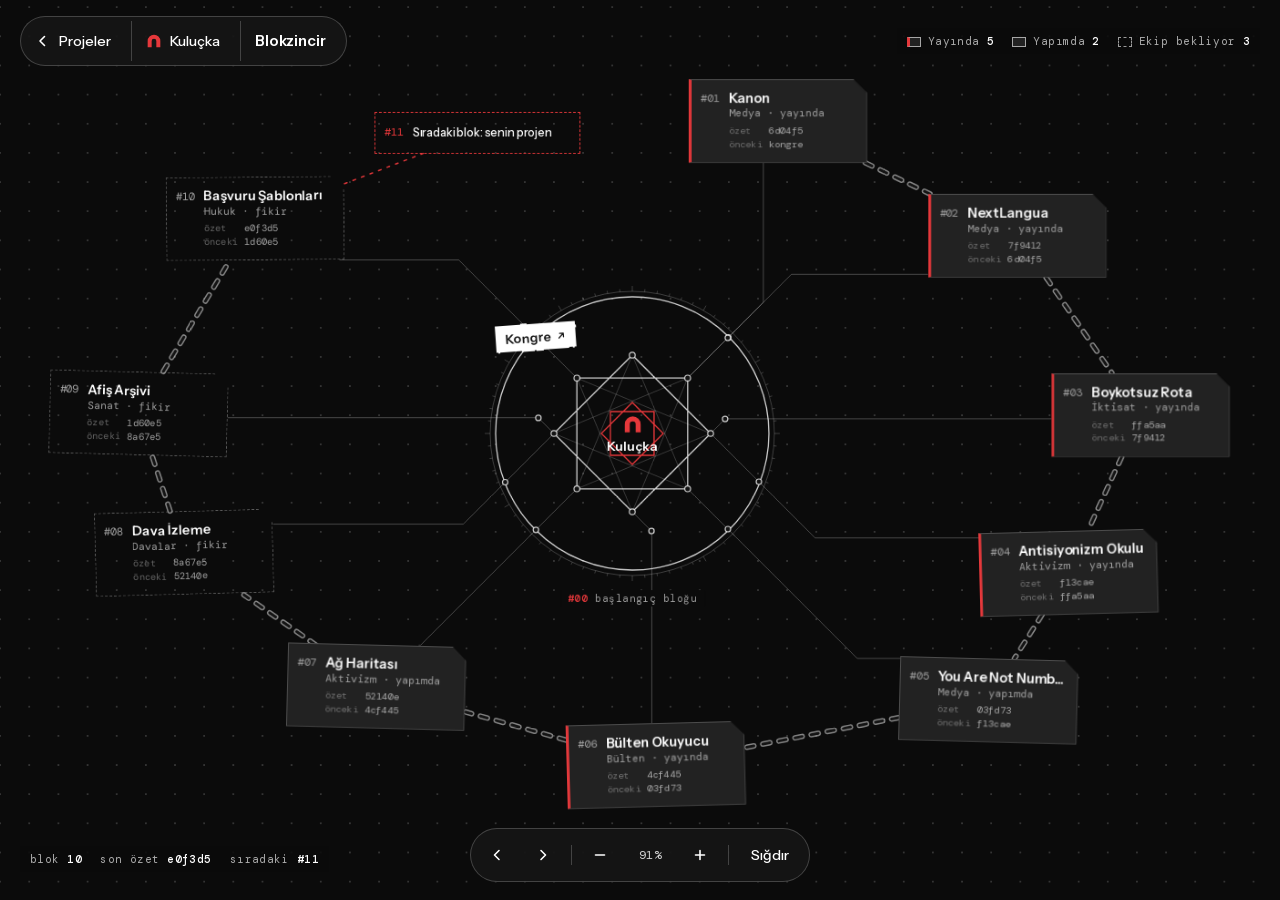
<file: blokzincir.html>
<!doctype html>
<html lang="tr" data-type="software" data-radius="soft" data-buttons="pill" data-motion>
<head>
<meta charset="utf-8">
<meta name="viewport" content="width=device-width, initial-scale=1, viewport-fit=cover">
<title>Blokzincir: Kuluçka'daki projelerin zinciri</title>
<meta name="description" content="Kuluçka'daki on proje bir blokzincir olarak: her proje bir blok, bloklar giriş sırasıyla zincirli ve hepsi Kongre halkasının içindeki kuluçkaya bağlı.">
<meta property="og:type" content="website">
<meta property="og:title" content="Blokzincir: Kuluçka'daki projelerin zinciri">
<meta property="og:description" content="Kuluçka'daki on proje bir blokzincir olarak: her proje bir blok, bloklar giriş sırasıyla zincirli ve hepsi Kongre halkasının içindeki kuluçkaya bağlı.">
<meta property="og:image" content="share.jpg">
<meta name="twitter:card" content="summary_large_image">
<link rel="icon" href="favicon.svg" type="image/svg+xml">
<meta name="theme-color" content="#ffffff">
<meta name="site-kind" content="software">
<meta name="page-type" content="software">
<link rel="preload" href="fonts/instrument-sans-400-700-latin.woff2" as="font" type="font/woff2" crossorigin>
<link rel="stylesheet" href="fonts/fonts.css">
<link rel="stylesheet" href="assets/system.css">
<link rel="stylesheet" href="assets/ui/cards.css">
<link rel="stylesheet" href="assets/motion/motion.css">
<link rel="stylesheet" href="assets/icons/icon.css">
<style>
:root {
  --p-bg: #ffffff; --p-surface: #f4f4f4; --p-ink: #141414; --p-muted: #575757;
  --p-accent: #c0191f; --p-accent-ink: #ffffff; --p-action: #c0191f; --p-action-ink: #ffffff;
  --p-inv-bg: #141414; --p-inv-surface: #222222; --p-inv-ink: #ffffff; --p-inv-muted: #a3a3a3;
  --p-inv-accent: #ffffff; --p-inv-accent-ink: #141414; --p-inv-action: #ffffff; --p-inv-action-ink: #141414;
  --font-display: "Instrument Sans", system-ui, sans-serif;
  --font-text: "Instrument Sans", system-ui, sans-serif;
  --font-mono: "DM Mono", ui-monospace, "SFMono-Regular", Menlo, Consolas, monospace;
  --display-weight: 600;
  --display-tracking: -0.03em;
  --display-tracking-xl: -0.038em;
  --display-stretch: 96%;
  --ly-scale: 1.04;
}
</style>

<link rel="stylesheet" href="site.css">
<script>document.documentElement.classList.add('m-enter');setTimeout(()=>document.documentElement.classList.add('m-enter-done'),700)</script>
</head>
<body class="alt hk bz ground-inverse">
<main id="top">
<section class="bz-tam" aria-labelledby="bz-h">
  <header class="bz-ust">
    <a class="bz-geri" href="projeler.html"><svg viewBox="0 0 16 16" width="16" height="16" aria-hidden="true"><path d="M9.5 3.5 5 8l4.5 4.5" fill="none" stroke="currentColor" stroke-width="1.6" stroke-linecap="round" stroke-linejoin="round"/></svg>Projeler</a>
    <a class="bz-marka" href="index.html"><span class="mark" data-mark="arc" aria-hidden="true"></span>Kuluçka</a>
    <h1 id="bz-h">Blokzincir</h1>
  </header>
  <div class="bz-sahne" data-bz data-bz-boy="1900,1160" data-bz-kutu="300,181,1317,819" tabindex="0" role="application" aria-label="Blokzincir haritası. Sürükleyerek gezdirin; ok tuşları kaydırır, artı ve eksi büyütüp küçültür, sıfır sığdırır.">
    <div class="bz-duzlem" data-bz-duzlem>
      <div class="zincir zincir--duz" data-harita style="width: 1900px">
      <div class="zincir__alan" style="width: 1900px; height: 1160px" role="group" aria-label="Blokzincir: ortada başlangıç bloğu, Kongre halkası ve içinde kuluçka. Çevresinde on proje, her biri bir blok; bloklar giriş sırasıyla zincirlidir ve her biri kuluçkaya iki yönlü bağlıdır. ">
        <svg class="zincir__cizim" viewBox="0 0 1900 1160" aria-hidden="true" focusable="false"><circle class="z-halka" cx="950" cy="580" r="150"/><circle class="z-silik" cx="950" cy="580" r="156"/><path class="z-silik" d="M1106 580L1112 580M1105.4 593.6L1108.4 593.9M1103.6 607.1L1106.6 607.6M1100.7 620.4L1103.6 621.2M1096.6 633.4L1099.4 634.4M1091.4 645.9L1094.1 647.2M1085.1 658L1090.3 661M1077.8 669.5L1080.2 671.2M1069.5 680.3L1071.8 682.2M1060.3 690.3L1062.4 692.4M1050.3 699.5L1052.2 701.8M1039.5 707.8L1041.2 710.2M1028 715.1L1031 720.3M1015.9 721.4L1017.2 724.1M1003.4 726.6L1004.4 729.4M990.4 730.7L991.2 733.6M977.1 733.6L977.6 736.6M963.6 735.4L963.9 738.4M950 736L950 742M936.4 735.4L936.1 738.4M922.9 733.6L922.4 736.6M909.6 730.7L908.8 733.6M896.6 726.6L895.6 729.4M884.1 721.4L882.8 724.1M872 715.1L869 720.3M860.5 707.8L858.8 710.2M849.7 699.5L847.8 701.8M839.7 690.3L837.6 692.4M830.5 680.3L828.2 682.2M822.2 669.5L819.8 671.2M814.9 658L809.7 661M808.6 645.9L805.9 647.2M803.4 633.4L800.6 634.4M799.3 620.4L796.4 621.2M796.4 607.1L793.4 607.6M794.6 593.6L791.6 593.9M794 580L788 580M794.6 566.4L791.6 566.1M796.4 552.9L793.4 552.4M799.3 539.6L796.4 538.8M803.4 526.6L800.6 525.6M808.6 514.1L805.9 512.8M814.9 502L809.7 499M822.2 490.5L819.8 488.8M830.5 479.7L828.2 477.8M839.7 469.7L837.6 467.6M849.7 460.5L847.8 458.2M860.5 452.2L858.8 449.8M872 444.9L869 439.7M884.1 438.6L882.8 435.9M896.6 433.4L895.6 430.6M909.6 429.3L908.8 426.4M922.9 426.4L922.4 423.4M936.4 424.6L936.1 421.6M950 424L950 418M963.6 424.6L963.9 421.6M977.1 426.4L977.6 423.4M990.4 429.3L991.2 426.4M1003.4 433.4L1004.4 430.6M1015.9 438.6L1017.2 435.9M1028 444.9L1031 439.7M1039.5 452.2L1041.2 449.8M1050.3 460.5L1052.2 458.2M1060.3 469.7L1062.4 467.6M1069.5 479.7L1071.8 477.8M1077.8 490.5L1080.2 488.8M1085.1 502L1090.3 499M1091.4 514.1L1094.1 512.8M1096.6 526.6L1099.4 525.6M1100.7 539.6L1103.6 538.8M1103.6 552.9L1106.6 552.4M1105.4 566.4L1108.4 566.1"/><path class="z-ic" d="M1036 580L889.2 640.8M1010.8 640.8L864 580M950 666L889.2 519.2M889.2 640.8L950 494M864 580L1010.8 519.2M889.2 519.2L1036 580M950 494L1010.8 640.8M1010.8 519.2L950 666"/><path class="z-hatem" d="M1036 580L950 666L864 580L950 494ZM1010.8 640.8L889.2 640.8L889.2 519.2L1010.8 519.2Z"/><path class="z-tohum" d="M984 580L950 614L916 580L950 546ZM974 604L926 604L926 556L974 556Z"/><path class="z-zincir" d="M1205.9 282.9L1276.8 317M1404.4 409L1476.6 513.7M1487.3 605.7L1450.2 686.8M1400 778.8L1369.6 827M1242.5 892L1073.6 924.9M877.6 916.7L766.8 885.7M602.8 812.4L523.7 757.2M442.6 665.2L422.6 604M435.1 512L508.5 389.5"/><path class="z-zincir z-zincir--ic" d="M1205.9 282.9L1276.8 317M1404.4 409L1476.6 513.7M1487.3 605.7L1450.2 686.8M1400 778.8L1369.6 827M1242.5 892L1073.6 924.9M877.6 916.7L766.8 885.7M602.8 812.4L523.7 757.2M442.6 665.2L422.6 604M435.1 512L508.5 389.5"/><path class="z-sirada" d="M634.1 305.8L720.4 272.6"/><g class="z-iz" data-iz="kanon"><path class="z-yol" d="M1093.9 282.9L1093.9 436.1L1010.8 519.2"/><path class="z-nabiz z-nabiz--git" pathLength="100" d="M1093.9 282.9L1093.9 436.1L1010.8 519.2"/><path class="z-nabiz z-nabiz--gel" pathLength="100" d="M1093.9 282.9L1093.9 436.1L1010.8 519.2"/><circle class="z-lehim" cx="1055.5" cy="474.5" r="3"/></g><g class="z-iz" data-iz="nextlangua"><path class="z-yol" d="M1274.6 405.3L1124.7 405.3L1010.8 519.2"/><path class="z-nabiz z-nabiz--git" pathLength="100" d="M1274.6 405.3L1124.7 405.3L1010.8 519.2"/><path class="z-nabiz z-nabiz--gel" pathLength="100" d="M1274.6 405.3L1124.7 405.3L1010.8 519.2"/><circle class="z-lehim" cx="1054.9" cy="475.1" r="3"/></g><g class="z-iz" data-iz="boykotsuz-rota"><path class="z-yol" d="M1410.3 563.9L1052.1 563.9L1036 580"/><path class="z-nabiz z-nabiz--git" pathLength="100" d="M1410.3 563.9L1052.1 563.9L1036 580"/><path class="z-nabiz z-nabiz--gel" pathLength="100" d="M1410.3 563.9L1052.1 563.9L1036 580"/><circle class="z-lehim" cx="1051.9" cy="564.1" r="3"/></g><g class="z-iz" data-iz="antisiyonizm-okulu"><path class="z-yol" d="M1331.1 694.7L1150.7 694.7L1036 580"/><path class="z-nabiz z-nabiz--git" pathLength="100" d="M1331.1 694.7L1150.7 694.7L1036 580"/><path class="z-nabiz z-nabiz--gel" pathLength="100" d="M1331.1 694.7L1150.7 694.7L1036 580"/><circle class="z-lehim" cx="1089" cy="633" r="3"/></g><g class="z-iz" data-iz="you-are-not-numbers"><path class="z-yol" d="M1275.2 827L1197 827L1010.8 640.8"/><path class="z-nabiz z-nabiz--git" pathLength="100" d="M1275.2 827L1197 827L1010.8 640.8"/><path class="z-nabiz z-nabiz--gel" pathLength="100" d="M1275.2 827L1197 827L1010.8 640.8"/><circle class="z-lehim" cx="1055" cy="685" r="3"/></g><g class="z-iz" data-iz="bulten-okuyucu"><path class="z-yol" d="M971.4 898L971.4 687.4L950 666"/><path class="z-nabiz z-nabiz--git" pathLength="100" d="M971.4 898L971.4 687.4L950 666"/><path class="z-nabiz z-nabiz--gel" pathLength="100" d="M971.4 898L971.4 687.4L950 666"/><circle class="z-lehim" cx="971.1" cy="687.1" r="3"/></g><g class="z-iz" data-iz="ag-haritasi"><path class="z-yol" d="M715.4 812.4L717.6 812.4L889.2 640.8"/><path class="z-nabiz z-nabiz--git" pathLength="100" d="M715.4 812.4L717.6 812.4L889.2 640.8"/><path class="z-nabiz z-nabiz--gel" pathLength="100" d="M715.4 812.4L717.6 812.4L889.2 640.8"/><circle class="z-lehim" cx="844.2" cy="685.8" r="3"/></g><g class="z-iz" data-iz="dava-izleme"><path class="z-yol" d="M555.7 679.6L764.4 679.6L864 580"/><path class="z-nabiz z-nabiz--git" pathLength="100" d="M555.7 679.6L764.4 679.6L864 580"/><path class="z-nabiz z-nabiz--gel" pathLength="100" d="M555.7 679.6L764.4 679.6L864 580"/><circle class="z-lehim" cx="810.5" cy="633.5" r="3"/></g><g class="z-iz" data-iz="afis-arsivi"><path class="z-yol" d="M505.6 562.7L846.7 562.7L864 580"/><path class="z-nabiz z-nabiz--git" pathLength="100" d="M505.6 562.7L846.7 562.7L864 580"/><path class="z-nabiz z-nabiz--gel" pathLength="100" d="M505.6 562.7L846.7 562.7L864 580"/><circle class="z-lehim" cx="846.9" cy="562.9" r="3"/></g><g class="z-iz" data-iz="basvuru-sablonlari"><path class="z-yol" d="M628.5 389.5L759.5 389.5L889.2 519.2"/><path class="z-nabiz z-nabiz--git" pathLength="100" d="M628.5 389.5L759.5 389.5L889.2 519.2"/><path class="z-nabiz z-nabiz--gel" pathLength="100" d="M628.5 389.5L759.5 389.5L889.2 519.2"/><circle class="z-lehim" cx="845.4" cy="475.4" r="3"/></g><circle class="z-uc" cx="1036" cy="580" r="3.2"/><circle class="z-uc" cx="1010.8" cy="640.8" r="3.2"/><circle class="z-uc" cx="950" cy="666" r="3.2"/><circle class="z-uc" cx="889.2" cy="640.8" r="3.2"/><circle class="z-uc" cx="864" cy="580" r="3.2"/><circle class="z-uc" cx="889.2" cy="519.2" r="3.2"/><circle class="z-uc" cx="950" cy="494" r="3.2"/><circle class="z-uc" cx="1010.8" cy="519.2" r="3.2"/></svg>
        <span class="zincir__oz" style="left: 950px; top: 580px" aria-hidden="true"><span class="mark" data-mark="arc"></span>Kuluçka</span>
        <a class="zincir__kongre" style="left: 843.9px; top: 473.9px" href="https://antisiyonizmkongresi.org/" target="_blank" rel="noopener">Kongre<svg viewBox="0 0 12 12" width="10" height="10" aria-hidden="true"><path d="M3 9l6-6M4.2 3H9v4.8" fill="none" stroke="currentColor" stroke-width="1.5" stroke-linecap="round" stroke-linejoin="round"/></svg></a>
        <p class="zo" style="left: 950px; top: 752px" aria-hidden="true"><b>#00</b>başlangıç bloğu</p>
        <ol class="zincir__bloklar">
          <li class="zb zb--yayin" style="left: 1110px; top: 236.9px; --a: 0deg" data-blok="kanon"><button class="zb__ac" type="button" data-pk-ac="pk-kanon" aria-haspopup="dialog"><span class="zb__no">#01</span><span class="zb__ad">Kanon</span><span class="zb__alt">Medya · yayında</span><span class="zb__once" aria-hidden="true"><i>özet</i>6d04f5<i>önceki</i>kongre</span></button></li>
          <li class="zb zb--yayin" style="left: 1372.6px; top: 363px; --a: 0deg" data-blok="nextlangua"><button class="zb__ac" type="button" data-pk-ac="pk-nextlangua" aria-haspopup="dialog"><span class="zb__no">#02</span><span class="zb__ad">NextLangua</span><span class="zb__alt">Medya · yayında</span><span class="zb__once" aria-hidden="true"><i>özet</i>7f9412<i>önceki</i>6d04f5</span></button></li>
          <li class="zb zb--yayin" style="left: 1508.3px; top: 559.7px; --a: 0deg" data-blok="boykotsuz-rota"><button class="zb__ac" type="button" data-pk-ac="pk-boykotsuz-rota" aria-haspopup="dialog"><span class="zb__no">#03</span><span class="zb__ad">Boykotsuz Rota</span><span class="zb__alt">İktisat · yayında</span><span class="zb__once" aria-hidden="true"><i>özet</i>ffa5aa<i>önceki</i>7f9412</span></button></li>
          <li class="zb zb--yayin" style="left: 1429.1px; top: 732.8px; --a: -1.5deg" data-blok="antisiyonizm-okulu"><button class="zb__ac" type="button" data-pk-ac="pk-antisiyonizm-okulu" aria-haspopup="dialog"><span class="zb__no">#04</span><span class="zb__ad">Antisiyonizm Okulu</span><span class="zb__alt">Aktivizm · yayında</span><span class="zb__once" aria-hidden="true"><i>özet</i>f13cae<i>önceki</i>ffa5aa</span></button></li>
          <li class="zb zb--yapim" style="left: 1340.5px; top: 873px; --a: 1.5deg" data-blok="you-are-not-numbers"><button class="zb__ac" type="button" data-pk-ac="pk-you-are-not-numbers" aria-haspopup="dialog"><span class="zb__no">#05</span><span class="zb__ad">You Are Not Numbers</span><span class="zb__alt">Medya · yapımda</span><span class="zb__once" aria-hidden="true"><i>özet</i>03fd73<i>önceki</i>f13cae</span></button></li>
          <li class="zb zb--yayin" style="left: 975.6px; top: 944px; --a: -1.5deg" data-blok="bulten-okuyucu"><button class="zb__ac" type="button" data-pk-ac="pk-bulten-okuyucu" aria-haspopup="dialog"><span class="zb__no">#06</span><span class="zb__ad">Bülten Okuyucu</span><span class="zb__alt">Bülten · yayında</span><span class="zb__once" aria-hidden="true"><i>özet</i>4cf445<i>önceki</i>03fd73</span></button></li>
          <li class="zb zb--yapim" style="left: 668.8px; top: 858.4px; --a: 1.5deg" data-blok="ag-haritasi"><button class="zb__ac" type="button" data-pk-ac="pk-ag-haritasi" aria-haspopup="dialog"><span class="zb__no">#07</span><span class="zb__ad">Ağ Haritası</span><span class="zb__alt">Aktivizm · yapımda</span><span class="zb__once" aria-hidden="true"><i>özet</i>52140e<i>önceki</i>4cf445</span></button></li>
          <li class="zb zb--fikir" style="left: 457.7px; top: 711.2px; --a: -1.5deg" data-blok="dava-izleme"><button class="zb__ac" type="button" data-pk-ac="pk-dava-izleme" aria-haspopup="dialog"><span class="zb__no">#08</span><span class="zb__ad">Dava İzleme</span><span class="zb__alt">Davalar · fikir</span><span class="zb__once" aria-hidden="true"><i>özet</i>8a67e5<i>önceki</i>52140e</span></button></li>
          <li class="zb zb--fikir" style="left: 407.6px; top: 558px; --a: 1.5deg" data-blok="afis-arsivi"><button class="zb__ac" type="button" data-pk-ac="pk-afis-arsivi" aria-haspopup="dialog"><span class="zb__no">#09</span><span class="zb__ad">Afiş Arşivi</span><span class="zb__alt">Sanat · fikir</span><span class="zb__once" aria-hidden="true"><i>özet</i>1d60e5<i>önceki</i>8a67e5</span></button></li>
          <li class="zb zb--fikir" style="left: 536.1px; top: 343.5px; --a: -0.5deg" data-blok="basvuru-sablonlari"><button class="zb__ac" type="button" data-pk-ac="pk-basvuru-sablonlari" aria-haspopup="dialog"><span class="zb__no">#10</span><span class="zb__ad">Başvuru Şablonları</span><span class="zb__alt">Hukuk · fikir</span><span class="zb__once" aria-hidden="true"><i>özet</i>e0f3d5<i>önceki</i>1d60e5</span></button></li>
          <li class="zb zb--yeni" style="left: 780.2px; top: 249.6px; --a: 0deg"><a class="zb__ac" href="kulucka.html#basvur"><span class="zb__no">#11</span><span class="zb__ad">Sıradaki blok: senin projen</span></a></li>
        </ol>
      </div>
    </div>
    </div>
    <div class="bz-arac" role="group" aria-label="Haritayı gezdir">
      <button class="bz-dugme" type="button" data-bz-is="sol" aria-label="Sola kaydır"><svg viewBox="0 0 16 16" width="16" height="16" aria-hidden="true"><path d="M10 3.5 5.5 8l4.5 4.5" fill="none" stroke="currentColor" stroke-width="1.6" stroke-linecap="round" stroke-linejoin="round"/></svg></button>
      <button class="bz-dugme" type="button" data-bz-is="sag" aria-label="Sağa kaydır"><svg viewBox="0 0 16 16" width="16" height="16" aria-hidden="true"><path d="M6 3.5 10.5 8 6 12.5" fill="none" stroke="currentColor" stroke-width="1.6" stroke-linecap="round" stroke-linejoin="round"/></svg></button>
      <span class="bz-ayrac" aria-hidden="true"></span>
      <button class="bz-dugme" type="button" data-bz-is="uzak" aria-label="Küçült"><svg viewBox="0 0 16 16" width="16" height="16" aria-hidden="true"><path d="M3.5 8h9" fill="none" stroke="currentColor" stroke-width="1.6" stroke-linecap="round" stroke-linejoin="round"/></svg></button>
      <output class="bz-oran" data-bz-oran aria-live="off">100%</output>
      <button class="bz-dugme" type="button" data-bz-is="yakin" aria-label="Büyüt"><svg viewBox="0 0 16 16" width="16" height="16" aria-hidden="true"><path d="M3.5 8h9M8 3.5v9" fill="none" stroke="currentColor" stroke-width="1.6" stroke-linecap="round" stroke-linejoin="round"/></svg></button>
      <span class="bz-ayrac" aria-hidden="true"></span>
      <button class="bz-dugme bz-dugme--yazi" type="button" data-bz-is="sigdir">Sığdır</button>
    </div>
    <p class="bz-okuma" aria-hidden="true"><span>blok <b>10</b></span><span>son özet <b>e0f3d5</b></span><span>sıradaki <b>#11</b></span></p>
    <ul class="bz-lejant" aria-label="Blok türleri"><li class="bz-l bz-l--yayin">Yayında <b>5</b></li><li class="bz-l">Yapımda <b>2</b></li><li class="bz-l bz-l--fikir">Ekip bekliyor <b>3</b></li></ul>
  </div>
  <div class="pdler">
    <dialog class="pd ground-base" id="pk-kanon" aria-labelledby="pk-kanon-h">
        <header class="pd__bas">
          <span class="proje__isaret proje__isaret--logo"><img src="assets/img/projeler/kanon.png" alt="" width="64" height="64" loading="lazy" decoding="async"></span>
          <div class="pd__ad"><h2 id="pk-kanon-h">Kanon</h2><span class="pd__rozet">ÖNE ÇIKAN</span><p>Medya · Yayında · kanon.com.tr</p></div>
          <div class="pd__araclar">
            <button class="pd__arac" type="button" data-pd-kopya aria-label="Kanon bağlantısını kopyala"><svg viewBox="0 0 24 24" width="20" height="20" fill="none" stroke="currentColor" stroke-width="1.8" stroke-linecap="round" aria-hidden="true"><path d="M10 14a4 4 0 0 0 5.7 0l3-3a4 4 0 0 0-5.7-5.7l-1 1M14 10a4 4 0 0 0-5.7 0l-3 3a4 4 0 0 0 5.7 5.7l1-1"/></svg></button>
            <button class="pd__arac" type="button" data-pd-kapat aria-label="Pencereyi kapat"><svg viewBox="0 0 24 24" width="20" height="20" fill="none" stroke="currentColor" stroke-width="1.8" stroke-linecap="round" aria-hidden="true"><path d="M6 6l12 12M18 6L6 18"/></svg></button>
          </div>
        </header>
        <p class="pd__blok" aria-hidden="true"><span>blok</span><b>#01</b><span>özet</span><b>6d04f5</b><span>önceki</span><b>kongre</b></p>
        <div class="pd__govde">
          <div class="btn-row"><a class="btn btn--primary" href="https://kanon.com.tr" target="_blank" rel="noopener">Siteyi ziyaret et</a><a class="btn btn--secondary" href="katil.html#gonullu">Projeye dahil ol</a></div>
          <p class="pd__metin">Kanon anti-siyonist bir internet medyasıdır. Ortadoğu, politika ve kültür üzerine canlı haber akışı, yazar görüşleri, derinlemesine araştırmalar ve çeviriler yayınlar; videolarını sosyal hesaplarından da paylaşır.</p>
          <div class="pd__galeri"><img src="assets/img/projeler/kanon-1.webp" alt="Kanon video kapağı: Gazze&#x27;de çadırlar su altında" width="360" height="480" loading="lazy" decoding="async"><img src="assets/img/projeler/kanon-2.webp" alt="Kanon video kapağı: camiler üzerine bir haber" width="360" height="480" loading="lazy" decoding="async"><img src="assets/img/projeler/kanon-3.webp" alt="Kanon video kapağı: bir esir ailesinin haberi" width="360" height="480" loading="lazy" decoding="async"></div>
          <div class="pd__bolum"><h3>Bağlantılar</h3><div class="pd__baglar"><a class="bag" href="https://kanon.com.tr" target="_blank" rel="noopener"><svg class="ic" viewBox="0 0 24 24" width="18" height="18" fill="none" stroke="currentColor" stroke-width="1.8" aria-hidden="true"><circle cx="12" cy="12" r="9"/><path d="M3 12h18M12 3c3 3.2 3 14.8 0 18M12 3c-3 3.2-3 14.8 0 18"/></svg>Web sitesi</a><a class="bag" href="https://x.com/kanon_medya" target="_blank" rel="noopener"><img class="ic" src="assets/icons/x.svg" alt="" width="18" height="18" loading="lazy" decoding="async">X</a><a class="bag" href="https://www.instagram.com/kanon_medya/" target="_blank" rel="noopener"><img class="ic" src="assets/icons/instagram.svg" alt="" width="18" height="18" loading="lazy" decoding="async">Instagram</a><a class="bag" href="https://www.youtube.com/@kanonmedya" target="_blank" rel="noopener"><img class="ic" src="assets/icons/youtube.svg" alt="" width="18" height="18" loading="lazy" decoding="async">YouTube</a><a class="bag" href="https://www.tiktok.com/@kanon_medya" target="_blank" rel="noopener"><img class="ic" src="assets/icons/tiktok.svg" alt="" width="18" height="18" loading="lazy" decoding="async">TikTok</a><a class="bag" href="https://www.facebook.com/profile.php?id=61573063387943" target="_blank" rel="noopener"><img class="ic" src="assets/icons/facebook.svg" alt="" width="18" height="18" loading="lazy" decoding="async">Facebook</a></div></div>
          <div class="pd__bolum"><h3>Etiketler</h3><ul class="cipler"><li class="cip">Haber</li><li class="cip">Düşünce</li><li class="cip">Tercüme</li><li class="cip">Video</li></ul></div>
        </div>
        <footer class="pd__son"><span>Son güncelleme 13.11.2026</span><button class="link" type="button" data-pd-kapat>Kapat</button></footer>
      </dialog>
    <dialog class="pd ground-base" id="pk-nextlangua" aria-labelledby="pk-nextlangua-h">
        <header class="pd__bas">
          <span class="proje__isaret proje__isaret--logo"><img src="assets/img/projeler/nextlangua.png" alt="" width="64" height="64" loading="lazy" decoding="async"></span>
          <div class="pd__ad"><h2 id="pk-nextlangua-h">NextLangua</h2><span class="pd__rozet">ÖNE ÇIKAN</span><p>Medya · Yayında · nextlangua.com</p></div>
          <div class="pd__araclar">
            <button class="pd__arac" type="button" data-pd-kopya aria-label="NextLangua bağlantısını kopyala"><svg viewBox="0 0 24 24" width="20" height="20" fill="none" stroke="currentColor" stroke-width="1.8" stroke-linecap="round" aria-hidden="true"><path d="M10 14a4 4 0 0 0 5.7 0l3-3a4 4 0 0 0-5.7-5.7l-1 1M14 10a4 4 0 0 0-5.7 0l-3 3a4 4 0 0 0 5.7 5.7l1-1"/></svg></button>
            <button class="pd__arac" type="button" data-pd-kapat aria-label="Pencereyi kapat"><svg viewBox="0 0 24 24" width="20" height="20" fill="none" stroke="currentColor" stroke-width="1.8" stroke-linecap="round" aria-hidden="true"><path d="M6 6l12 12M18 6L6 18"/></svg></button>
          </div>
        </header>
        <p class="pd__blok" aria-hidden="true"><span>blok</span><b>#02</b><span>özet</span><b>7f9412</b><span>önceki</span><b>6d04f5</b></p>
        <div class="pd__govde">
          <div class="btn-row"><a class="btn btn--primary" href="https://nextlangua.com" target="_blank" rel="noopener">Siteyi ziyaret et</a><a class="btn btn--secondary" href="katil.html#gonullu">Projeye dahil ol</a></div>
          <p class="pd__metin">NextLangua yapay zekâ destekli bir dil öğrenme araç kutusudur; başta Arapça. Ortak kütüphanedeki videoları özgün altyazısı ve çevirisiyle izler, kendi seçtiğin videoyu içeri aktarırsın. Aralıklı tekrar kelime kutusu, sekiz alıştırma, seviye analizi ve yapay zekâ eğitmeniyle sohbet aynı yerdedir. Arayüzü Türkçedir.</p>
          <div class="pd__galeri"><img src="assets/img/projeler/nextlangua-1.webp" alt="NextLangua uygulamasında kütüphane: Arapça videolar ve seviyeleri" width="360" height="480" loading="lazy" decoding="async"><img src="assets/img/projeler/nextlangua-2.webp" alt="NextLangua uygulamasında yapay zekâ eğitmeniyle serbest sohbet" width="360" height="480" loading="lazy" decoding="async"></div>
          <div class="pd__bolum"><h3>Bağlantılar</h3><div class="pd__baglar"><a class="bag" href="https://nextlangua.com" target="_blank" rel="noopener"><svg class="ic" viewBox="0 0 24 24" width="18" height="18" fill="none" stroke="currentColor" stroke-width="1.8" aria-hidden="true"><circle cx="12" cy="12" r="9"/><path d="M3 12h18M12 3c3 3.2 3 14.8 0 18M12 3c-3 3.2-3 14.8 0 18"/></svg>Web sitesi</a><a class="bag" href="https://x.com/nextlangua" target="_blank" rel="noopener"><img class="ic" src="assets/icons/x.svg" alt="" width="18" height="18" loading="lazy" decoding="async">X</a><a class="bag" href="https://instagram.com/nextlangua" target="_blank" rel="noopener"><img class="ic" src="assets/icons/instagram.svg" alt="" width="18" height="18" loading="lazy" decoding="async">Instagram</a><a class="bag" href="https://www.youtube.com/@NextLangua" target="_blank" rel="noopener"><img class="ic" src="assets/icons/youtube.svg" alt="" width="18" height="18" loading="lazy" decoding="async">YouTube</a><a class="bag" href="https://tiktok.com/@nextlangua" target="_blank" rel="noopener"><img class="ic" src="assets/icons/tiktok.svg" alt="" width="18" height="18" loading="lazy" decoding="async">TikTok</a><a class="bag" href="https://apps.apple.com/app/nextlangua/id6757635518" target="_blank" rel="noopener"><img class="ic" src="assets/icons/app-store.svg" alt="" width="18" height="18" loading="lazy" decoding="async">App Store</a><a class="bag" href="https://play.google.com/store/apps/details?id=com.nextlangua.app" target="_blank" rel="noopener"><img class="ic" src="assets/icons/google-play.svg" alt="" width="18" height="18" loading="lazy" decoding="async">Google Play</a></div></div>
          <div class="pd__bolum"><h3>Etiketler</h3><ul class="cipler"><li class="cip">Arapça</li><li class="cip">Dil öğrenimi</li><li class="cip">Yapay zekâ</li><li class="cip">Mobil uygulama</li></ul></div>
        </div>
        <footer class="pd__son"><span>Son güncelleme 13.11.2026</span><button class="link" type="button" data-pd-kapat>Kapat</button></footer>
      </dialog>
    <dialog class="pd ground-base" id="pk-boykotsuz-rota" aria-labelledby="pk-boykotsuz-rota-h">
        <header class="pd__bas">
          <span class="proje__isaret proje__isaret--logo"><img src="assets/img/projeler/boykotsuz-rota.png" alt="" width="64" height="64" loading="lazy" decoding="async"></span>
          <div class="pd__ad"><h2 id="pk-boykotsuz-rota-h">Boykotsuz Rota</h2><span class="pd__rozet">ÖNE ÇIKAN</span><p>İktisat · Yayında · boykotsuzrota.com</p></div>
          <div class="pd__araclar">
            <button class="pd__arac" type="button" data-pd-kopya aria-label="Boykotsuz Rota bağlantısını kopyala"><svg viewBox="0 0 24 24" width="20" height="20" fill="none" stroke="currentColor" stroke-width="1.8" stroke-linecap="round" aria-hidden="true"><path d="M10 14a4 4 0 0 0 5.7 0l3-3a4 4 0 0 0-5.7-5.7l-1 1M14 10a4 4 0 0 0-5.7 0l-3 3a4 4 0 0 0 5.7 5.7l1-1"/></svg></button>
            <button class="pd__arac" type="button" data-pd-kapat aria-label="Pencereyi kapat"><svg viewBox="0 0 24 24" width="20" height="20" fill="none" stroke="currentColor" stroke-width="1.8" stroke-linecap="round" aria-hidden="true"><path d="M6 6l12 12M18 6L6 18"/></svg></button>
          </div>
        </header>
        <p class="pd__blok" aria-hidden="true"><span>blok</span><b>#03</b><span>özet</span><b>ffa5aa</b><span>önceki</span><b>7f9412</b></p>
        <div class="pd__govde">
          <div class="btn-row"><a class="btn btn--primary" href="https://boykotsuzrota.com" target="_blank" rel="noopener">Siteyi ziyaret et</a><a class="btn btn--secondary" href="katil.html#gonullu">Projeye dahil ol</a></div>
          <p class="pd__metin">Boykotsuz Rota, İsrail boykot listesindeki ürünleri satmayan işletmeleri haritada gösterir: marketler, restoranlar, kafeler ve fırınlar, giyim mağazaları, akaryakıt istasyonları. İşletmeler kategoriye ve şehre göre aranır.</p>
          
          <div class="pd__bolum"><h3>Bağlantılar</h3><div class="pd__baglar"><a class="bag" href="https://boykotsuzrota.com" target="_blank" rel="noopener"><svg class="ic" viewBox="0 0 24 24" width="18" height="18" fill="none" stroke="currentColor" stroke-width="1.8" aria-hidden="true"><circle cx="12" cy="12" r="9"/><path d="M3 12h18M12 3c3 3.2 3 14.8 0 18M12 3c-3 3.2-3 14.8 0 18"/></svg>Web sitesi</a></div></div>
          <div class="pd__bolum"><h3>Etiketler</h3><ul class="cipler"><li class="cip">Boykot</li><li class="cip">Harita</li><li class="cip">İşletmeler</li></ul></div>
        </div>
        <footer class="pd__son"><span>Son güncelleme 13.11.2026</span><button class="link" type="button" data-pd-kapat>Kapat</button></footer>
      </dialog>
    <dialog class="pd ground-base" id="pk-antisiyonizm-okulu" aria-labelledby="pk-antisiyonizm-okulu-h">
        <header class="pd__bas">
          <span class="proje__isaret"><img class="ikon" src="assets/icons/ui-megaphone.svg" alt="" width="24" height="24" loading="lazy" decoding="async"></span>
          <div class="pd__ad"><h2 id="pk-antisiyonizm-okulu-h">Antisiyonizm Okulu</h2><span class="pd__rozet">ÖNE ÇIKAN</span><p>Aktivizm · Yayında · instagram.com/uegorgtr</p></div>
          <div class="pd__araclar">
            <button class="pd__arac" type="button" data-pd-kopya aria-label="Antisiyonizm Okulu bağlantısını kopyala"><svg viewBox="0 0 24 24" width="20" height="20" fill="none" stroke="currentColor" stroke-width="1.8" stroke-linecap="round" aria-hidden="true"><path d="M10 14a4 4 0 0 0 5.7 0l3-3a4 4 0 0 0-5.7-5.7l-1 1M14 10a4 4 0 0 0-5.7 0l-3 3a4 4 0 0 0 5.7 5.7l1-1"/></svg></button>
            <button class="pd__arac" type="button" data-pd-kapat aria-label="Pencereyi kapat"><svg viewBox="0 0 24 24" width="20" height="20" fill="none" stroke="currentColor" stroke-width="1.8" stroke-linecap="round" aria-hidden="true"><path d="M6 6l12 12M18 6L6 18"/></svg></button>
          </div>
        </header>
        <p class="pd__blok" aria-hidden="true"><span>blok</span><b>#04</b><span>özet</span><b>f13cae</b><span>önceki</span><b>ffa5aa</b></p>
        <div class="pd__govde">
          <div class="btn-row"><a class="btn btn--primary" href="https://www.instagram.com/uegorgtr/" target="_blank" rel="noopener">Instagram'da gör</a><a class="btn btn--secondary" href="katil.html#gonullu">Projeye dahil ol</a></div>
          <p class="pd__metin">Antisiyonizm Okulu, siyonizmin ideolojik kökenlerini, tarihsel ortaya çıkışını, küresel etkilerini ve bugünkü sonuçlarını ele alan bir eğitim programıdır. Dersleri alanında yetkin 14 eğitmen ve akademisyen verir. Programı UEG yürütür; başvuru UEG&#x27;nin Instagram profilindeki bağlantıdan yapılır.</p>
          
          <div class="pd__bolum"><h3>Bağlantılar</h3><div class="pd__baglar"><a class="bag" href="https://www.instagram.com/uegorgtr/" target="_blank" rel="noopener"><img class="ic" src="assets/icons/instagram.svg" alt="" width="18" height="18" loading="lazy" decoding="async">Instagram</a><a class="bag" href="https://www.instagram.com/uegorgtr/p/DZ7IQliiBAX/" target="_blank" rel="noopener"><img class="ic" src="assets/icons/instagram.svg" alt="" width="18" height="18" loading="lazy" decoding="async">Duyuru</a></div></div>
          <div class="pd__bolum"><h3>Etiketler</h3><ul class="cipler"><li class="cip">Eğitim</li><li class="cip">Dersler</li><li class="cip">UEG</li></ul></div>
        </div>
        <footer class="pd__son"><span>Son güncelleme 13.11.2026</span><button class="link" type="button" data-pd-kapat>Kapat</button></footer>
      </dialog>
    <dialog class="pd ground-base" id="pk-you-are-not-numbers" aria-labelledby="pk-you-are-not-numbers-h">
        <header class="pd__bas">
          <span class="proje__isaret"><img class="ikon" src="assets/icons/ui-newspaper.svg" alt="" width="24" height="24" loading="lazy" decoding="async"></span>
          <div class="pd__ad"><h2 id="pk-you-are-not-numbers-h">You Are Not Numbers</h2><p>Medya · Yapımda · P-05</p></div>
          <div class="pd__araclar">
            <button class="pd__arac" type="button" data-pd-kopya aria-label="You Are Not Numbers bağlantısını kopyala"><svg viewBox="0 0 24 24" width="20" height="20" fill="none" stroke="currentColor" stroke-width="1.8" stroke-linecap="round" aria-hidden="true"><path d="M10 14a4 4 0 0 0 5.7 0l3-3a4 4 0 0 0-5.7-5.7l-1 1M14 10a4 4 0 0 0-5.7 0l-3 3a4 4 0 0 0 5.7 5.7l1-1"/></svg></button>
            <button class="pd__arac" type="button" data-pd-kapat aria-label="Pencereyi kapat"><svg viewBox="0 0 24 24" width="20" height="20" fill="none" stroke="currentColor" stroke-width="1.8" stroke-linecap="round" aria-hidden="true"><path d="M6 6l12 12M18 6L6 18"/></svg></button>
          </div>
        </header>
        <p class="pd__blok" aria-hidden="true"><span>blok</span><b>#05</b><span>özet</span><b>03fd73</b><span>önceki</span><b>f13cae</b></p>
        <div class="pd__govde">
          <div class="btn-row"><a class="btn btn--primary" href="mailto:antisiyonizmkongresi@gmail.com?subject=You%20Are%20Not%20Numbers%20ekibine%20kat%C4%B1l%C4%B1m">Projeye dahil ol</a></div>
          <p class="pd__metin">You Are Not Numbers, Gazzeli gençlerin kendi hikâyelerini yazdığı We Are Not Numbers&#x27;a (wearenotnumbers.org) bir cevaptır: Türkiye&#x27;deki gençlerin ve öğrencilerin yazdığı yazıları bir araya getirir. İletişim ve anlatı alanında çalışır; youarenotnumbers.org adresinde yayınlanacak.</p>
          
          <div class="pd__bolum"><h3>Ekip</h3><p class="pd__ekip">Türkiye'den gençler ve öğrenciler çalışıyor.</p></div>
          <div class="pd__bolum"><h3>Etiketler</h3><ul class="cipler"><li class="cip">Yazı</li><li class="cip">Anlatı</li><li class="cip">Gençlik</li></ul></div>
        </div>
        <footer class="pd__son"><span>Son güncelleme 13.11.2026</span><button class="link" type="button" data-pd-kapat>Kapat</button></footer>
      </dialog>
    <dialog class="pd ground-base" id="pk-bulten-okuyucu" aria-labelledby="pk-bulten-okuyucu-h">
        <header class="pd__bas">
          <span class="proje__isaret"><img class="ikon" src="assets/icons/ui-book-open.svg" alt="" width="24" height="24" loading="lazy" decoding="async"></span>
          <div class="pd__ad"><h2 id="pk-bulten-okuyucu-h">Bülten Okuyucu</h2><p>Bülten · Yayında · P-06</p></div>
          <div class="pd__araclar">
            <button class="pd__arac" type="button" data-pd-kopya aria-label="Bülten Okuyucu bağlantısını kopyala"><svg viewBox="0 0 24 24" width="20" height="20" fill="none" stroke="currentColor" stroke-width="1.8" stroke-linecap="round" aria-hidden="true"><path d="M10 14a4 4 0 0 0 5.7 0l3-3a4 4 0 0 0-5.7-5.7l-1 1M14 10a4 4 0 0 0-5.7 0l-3 3a4 4 0 0 0 5.7 5.7l1-1"/></svg></button>
            <button class="pd__arac" type="button" data-pd-kapat aria-label="Pencereyi kapat"><svg viewBox="0 0 24 24" width="20" height="20" fill="none" stroke="currentColor" stroke-width="1.8" stroke-linecap="round" aria-hidden="true"><path d="M6 6l12 12M18 6L6 18"/></svg></button>
          </div>
        </header>
        <p class="pd__blok" aria-hidden="true"><span>blok</span><b>#06</b><span>özet</span><b>4cf445</b><span>önceki</span><b>03fd73</b></p>
        <div class="pd__govde">
          <div class="btn-row"><a class="btn btn--primary" href="mailto:antisiyonizmkongresi@gmail.com?subject=B%C3%BClten%20Okuyucu%20ekibine%20kat%C4%B1l%C4%B1m">Projeye dahil ol</a></div>
          <p class="pd__metin">Kongre bültenini telefonda rahat okunur hale getiren hafif okuyucu. Kongre&#x27;nin kendi yayını için yapıldı.</p>
          
          <div class="pd__bolum"><h3>Ekip</h3><p class="pd__ekip">2 kişi çalışıyor.</p></div>
          <div class="pd__bolum"><h3>Etiketler</h3><ul class="cipler"><li class="cip">Okuyucu</li><li class="cip">Açık kaynak</li></ul></div>
        </div>
        <footer class="pd__son"><span>Son güncelleme 13.11.2026</span><button class="link" type="button" data-pd-kapat>Kapat</button></footer>
      </dialog>
    <dialog class="pd ground-base" id="pk-ag-haritasi" aria-labelledby="pk-ag-haritasi-h">
        <header class="pd__bas">
          <span class="proje__isaret"><img class="ikon" src="assets/icons/ui-megaphone.svg" alt="" width="24" height="24" loading="lazy" decoding="async"></span>
          <div class="pd__ad"><h2 id="pk-ag-haritasi-h">Ağ Haritası</h2><p>Aktivizm · Yapımda · P-07</p></div>
          <div class="pd__araclar">
            <button class="pd__arac" type="button" data-pd-kopya aria-label="Ağ Haritası bağlantısını kopyala"><svg viewBox="0 0 24 24" width="20" height="20" fill="none" stroke="currentColor" stroke-width="1.8" stroke-linecap="round" aria-hidden="true"><path d="M10 14a4 4 0 0 0 5.7 0l3-3a4 4 0 0 0-5.7-5.7l-1 1M14 10a4 4 0 0 0-5.7 0l-3 3a4 4 0 0 0 5.7 5.7l1-1"/></svg></button>
            <button class="pd__arac" type="button" data-pd-kapat aria-label="Pencereyi kapat"><svg viewBox="0 0 24 24" width="20" height="20" fill="none" stroke="currentColor" stroke-width="1.8" stroke-linecap="round" aria-hidden="true"><path d="M6 6l12 12M18 6L6 18"/></svg></button>
          </div>
        </header>
        <p class="pd__blok" aria-hidden="true"><span>blok</span><b>#07</b><span>özet</span><b>52140e</b><span>önceki</span><b>4cf445</b></p>
        <div class="pd__govde">
          <div class="btn-row"><a class="btn btn--primary" href="mailto:antisiyonizmkongresi@gmail.com?subject=A%C4%9F%20Haritas%C4%B1%20ekibine%20kat%C4%B1l%C4%B1m">Projeye dahil ol</a></div>
          <p class="pd__metin">Filistin için çalışan kuruluşları alanına ve şehrine göre gösteren açık veri seti ve harita.</p>
          
          <div class="pd__bolum"><h3>Ekip</h3><p class="pd__ekip">4 kişi çalışıyor.</p></div>
          <div class="pd__bolum"><h3>Etiketler</h3><ul class="cipler"><li class="cip">Açık veri</li><li class="cip">Harita</li></ul></div>
        </div>
        <footer class="pd__son"><span>Son güncelleme 13.11.2026</span><button class="link" type="button" data-pd-kapat>Kapat</button></footer>
      </dialog>
    <dialog class="pd ground-base" id="pk-dava-izleme" aria-labelledby="pk-dava-izleme-h">
        <header class="pd__bas">
          <span class="proje__isaret"><img class="ikon" src="assets/icons/ui-gavel.svg" alt="" width="24" height="24" loading="lazy" decoding="async"></span>
          <div class="pd__ad"><h2 id="pk-dava-izleme-h">Dava İzleme</h2><p>Davalar · Fikir · P-08</p></div>
          <div class="pd__araclar">
            <button class="pd__arac" type="button" data-pd-kopya aria-label="Dava İzleme bağlantısını kopyala"><svg viewBox="0 0 24 24" width="20" height="20" fill="none" stroke="currentColor" stroke-width="1.8" stroke-linecap="round" aria-hidden="true"><path d="M10 14a4 4 0 0 0 5.7 0l3-3a4 4 0 0 0-5.7-5.7l-1 1M14 10a4 4 0 0 0-5.7 0l-3 3a4 4 0 0 0 5.7 5.7l1-1"/></svg></button>
            <button class="pd__arac" type="button" data-pd-kapat aria-label="Pencereyi kapat"><svg viewBox="0 0 24 24" width="20" height="20" fill="none" stroke="currentColor" stroke-width="1.8" stroke-linecap="round" aria-hidden="true"><path d="M6 6l12 12M18 6L6 18"/></svg></button>
          </div>
        </header>
        <p class="pd__blok" aria-hidden="true"><span>blok</span><b>#08</b><span>özet</span><b>8a67e5</b><span>önceki</span><b>52140e</b></p>
        <div class="pd__govde">
          <div class="btn-row"><a class="btn btn--primary" href="mailto:antisiyonizmkongresi@gmail.com?subject=Dava%20%C4%B0zleme%20ekibine%20kat%C4%B1l%C4%B1m">Projeye dahil ol</a></div>
          <p class="pd__metin">Siyonizmle ilgili davaların duruşma tarihlerini ve belgelerini bir zaman çizelgesinde toplar.</p>
          
          <div class="pd__bolum"><h3>Ekip</h3><p class="pd__ekip">2 kişi çalışıyor.</p></div>
          <div class="pd__bolum"><h3>Etiketler</h3><ul class="cipler"><li class="cip">Zaman çizelgesi</li></ul></div>
        </div>
        <footer class="pd__son"><span>Son güncelleme 13.11.2026</span><button class="link" type="button" data-pd-kapat>Kapat</button></footer>
      </dialog>
    <dialog class="pd ground-base" id="pk-afis-arsivi" aria-labelledby="pk-afis-arsivi-h">
        <header class="pd__bas">
          <span class="proje__isaret"><img class="ikon" src="assets/icons/ui-palette.svg" alt="" width="24" height="24" loading="lazy" decoding="async"></span>
          <div class="pd__ad"><h2 id="pk-afis-arsivi-h">Afiş Arşivi</h2><p>Sanat · Fikir · P-09</p></div>
          <div class="pd__araclar">
            <button class="pd__arac" type="button" data-pd-kopya aria-label="Afiş Arşivi bağlantısını kopyala"><svg viewBox="0 0 24 24" width="20" height="20" fill="none" stroke="currentColor" stroke-width="1.8" stroke-linecap="round" aria-hidden="true"><path d="M10 14a4 4 0 0 0 5.7 0l3-3a4 4 0 0 0-5.7-5.7l-1 1M14 10a4 4 0 0 0-5.7 0l-3 3a4 4 0 0 0 5.7 5.7l1-1"/></svg></button>
            <button class="pd__arac" type="button" data-pd-kapat aria-label="Pencereyi kapat"><svg viewBox="0 0 24 24" width="20" height="20" fill="none" stroke="currentColor" stroke-width="1.8" stroke-linecap="round" aria-hidden="true"><path d="M6 6l12 12M18 6L6 18"/></svg></button>
          </div>
        </header>
        <p class="pd__blok" aria-hidden="true"><span>blok</span><b>#09</b><span>özet</span><b>1d60e5</b><span>önceki</span><b>8a67e5</b></p>
        <div class="pd__govde">
          <div class="btn-row"><a class="btn btn--primary" href="mailto:antisiyonizmkongresi@gmail.com?subject=Afi%C5%9F%20Ar%C5%9Fivi%20ekibine%20kat%C4%B1l%C4%B1m">Projeye dahil ol</a></div>
          <p class="pd__metin">Filistin için yapılmış afişleri serbest lisansla ve baskıya uygun çözünürlükte sunar.</p>
          
          <div class="pd__bolum"><h3>Ekip</h3><p class="pd__ekip">2 kişi çalışıyor.</p></div>
          <div class="pd__bolum"><h3>Etiketler</h3><ul class="cipler"><li class="cip">Arşiv</li><li class="cip">Afiş</li></ul></div>
        </div>
        <footer class="pd__son"><span>Son güncelleme 13.11.2026</span><button class="link" type="button" data-pd-kapat>Kapat</button></footer>
      </dialog>
    <dialog class="pd ground-base" id="pk-basvuru-sablonlari" aria-labelledby="pk-basvuru-sablonlari-h">
        <header class="pd__bas">
          <span class="proje__isaret"><img class="ikon" src="assets/icons/ui-scale.svg" alt="" width="24" height="24" loading="lazy" decoding="async"></span>
          <div class="pd__ad"><h2 id="pk-basvuru-sablonlari-h">Başvuru Şablonları</h2><p>Hukuk · Fikir · P-10</p></div>
          <div class="pd__araclar">
            <button class="pd__arac" type="button" data-pd-kopya aria-label="Başvuru Şablonları bağlantısını kopyala"><svg viewBox="0 0 24 24" width="20" height="20" fill="none" stroke="currentColor" stroke-width="1.8" stroke-linecap="round" aria-hidden="true"><path d="M10 14a4 4 0 0 0 5.7 0l3-3a4 4 0 0 0-5.7-5.7l-1 1M14 10a4 4 0 0 0-5.7 0l-3 3a4 4 0 0 0 5.7 5.7l1-1"/></svg></button>
            <button class="pd__arac" type="button" data-pd-kapat aria-label="Pencereyi kapat"><svg viewBox="0 0 24 24" width="20" height="20" fill="none" stroke="currentColor" stroke-width="1.8" stroke-linecap="round" aria-hidden="true"><path d="M6 6l12 12M18 6L6 18"/></svg></button>
          </div>
        </header>
        <p class="pd__blok" aria-hidden="true"><span>blok</span><b>#10</b><span>özet</span><b>e0f3d5</b><span>önceki</span><b>1d60e5</b></p>
        <div class="pd__govde">
          <div class="btn-row"><a class="btn btn--primary" href="mailto:antisiyonizmkongresi@gmail.com?subject=Ba%C5%9Fvuru%20%C5%9Eablonlar%C4%B1%20ekibine%20kat%C4%B1l%C4%B1m">Projeye dahil ol</a></div>
          <p class="pd__metin">Suç duyurusu ve bilgi edinme başvurusu için adım adım rehber ve doldurulabilir şablonlar.</p>
          
          <div class="pd__bolum"><h3>Ekip</h3><p class="pd__ekip">3 kişi çalışıyor.</p></div>
          <div class="pd__bolum"><h3>Etiketler</h3><ul class="cipler"><li class="cip">Rehber</li><li class="cip">Şablon</li></ul></div>
        </div>
        <footer class="pd__son"><span>Son güncelleme 13.11.2026</span><button class="link" type="button" data-pd-kapat>Kapat</button></footer>
      </dialog>
  </div>
  <script type="module" src="blokzincir.js"></script>
  <script type="module" src="pencere.js"></script>
</section>
</main>
<script type="module" src="siber.js"></script>
</body>
</html>
</file>
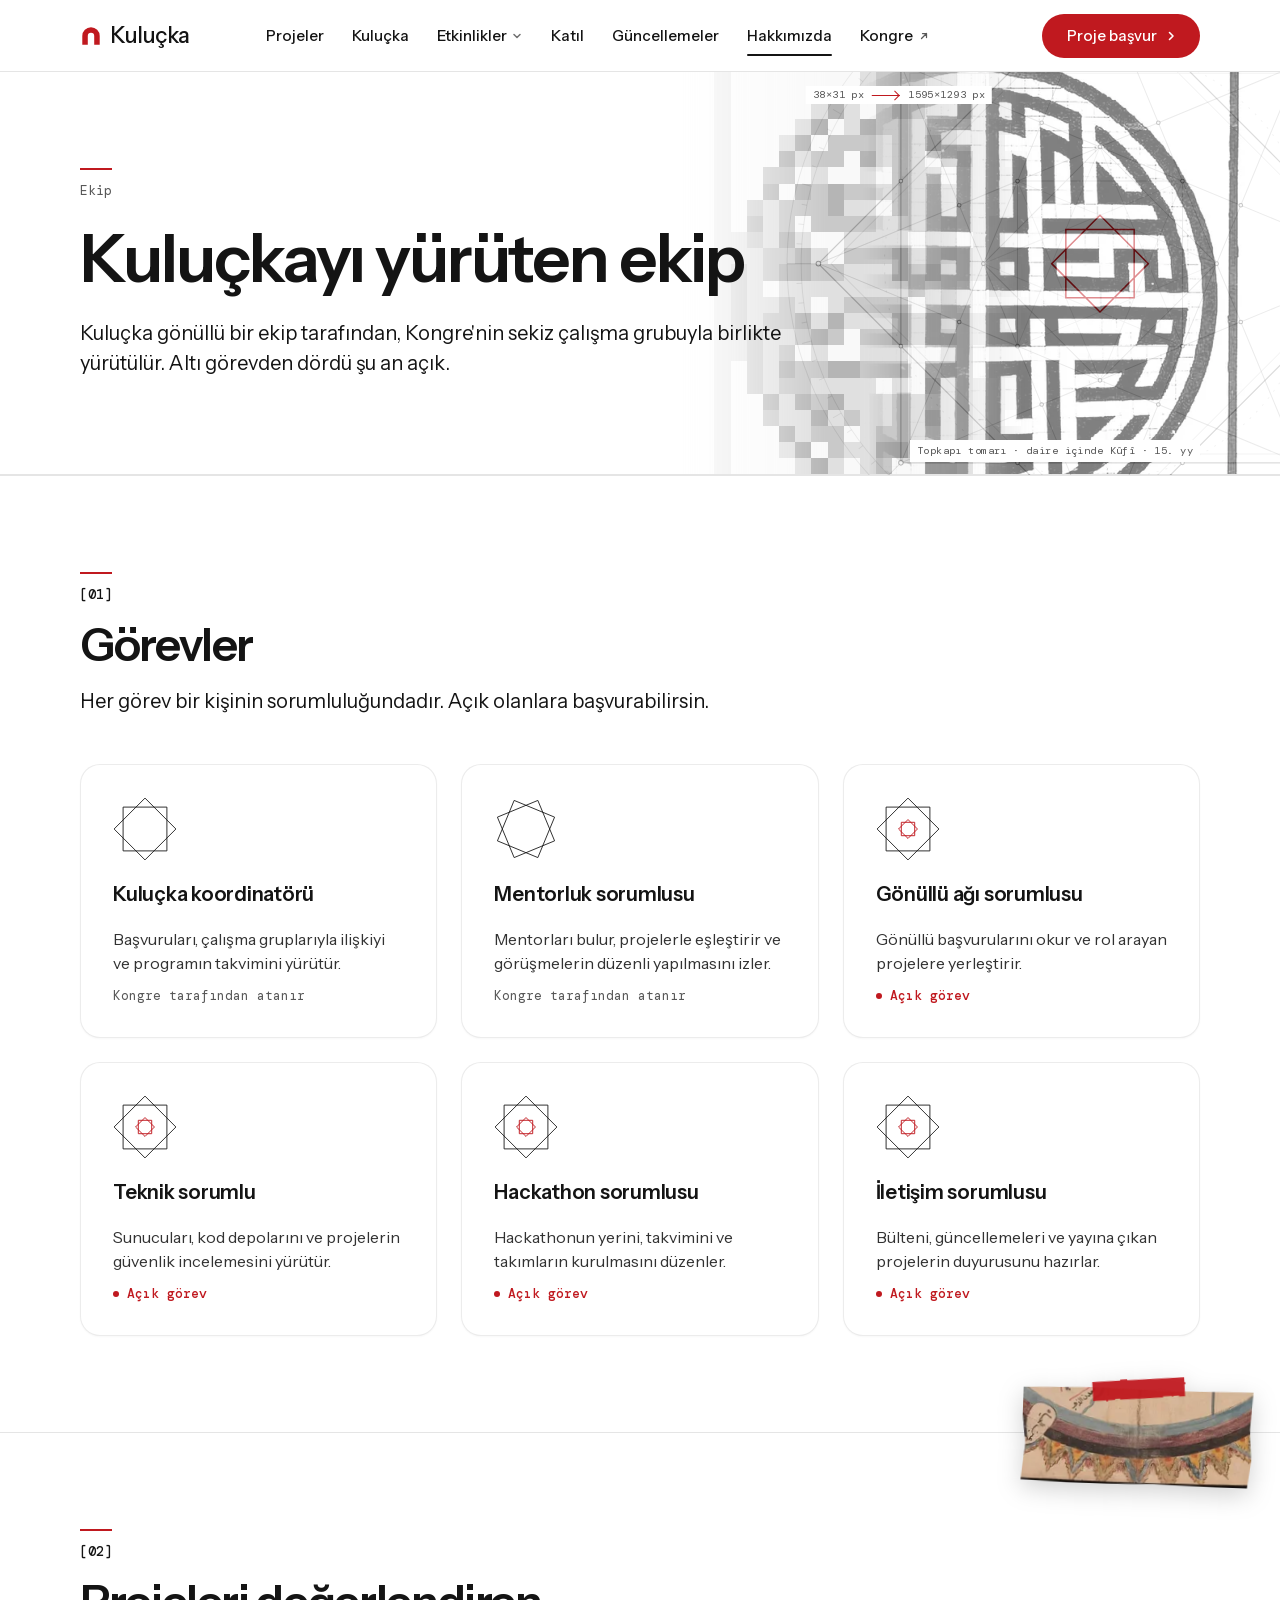
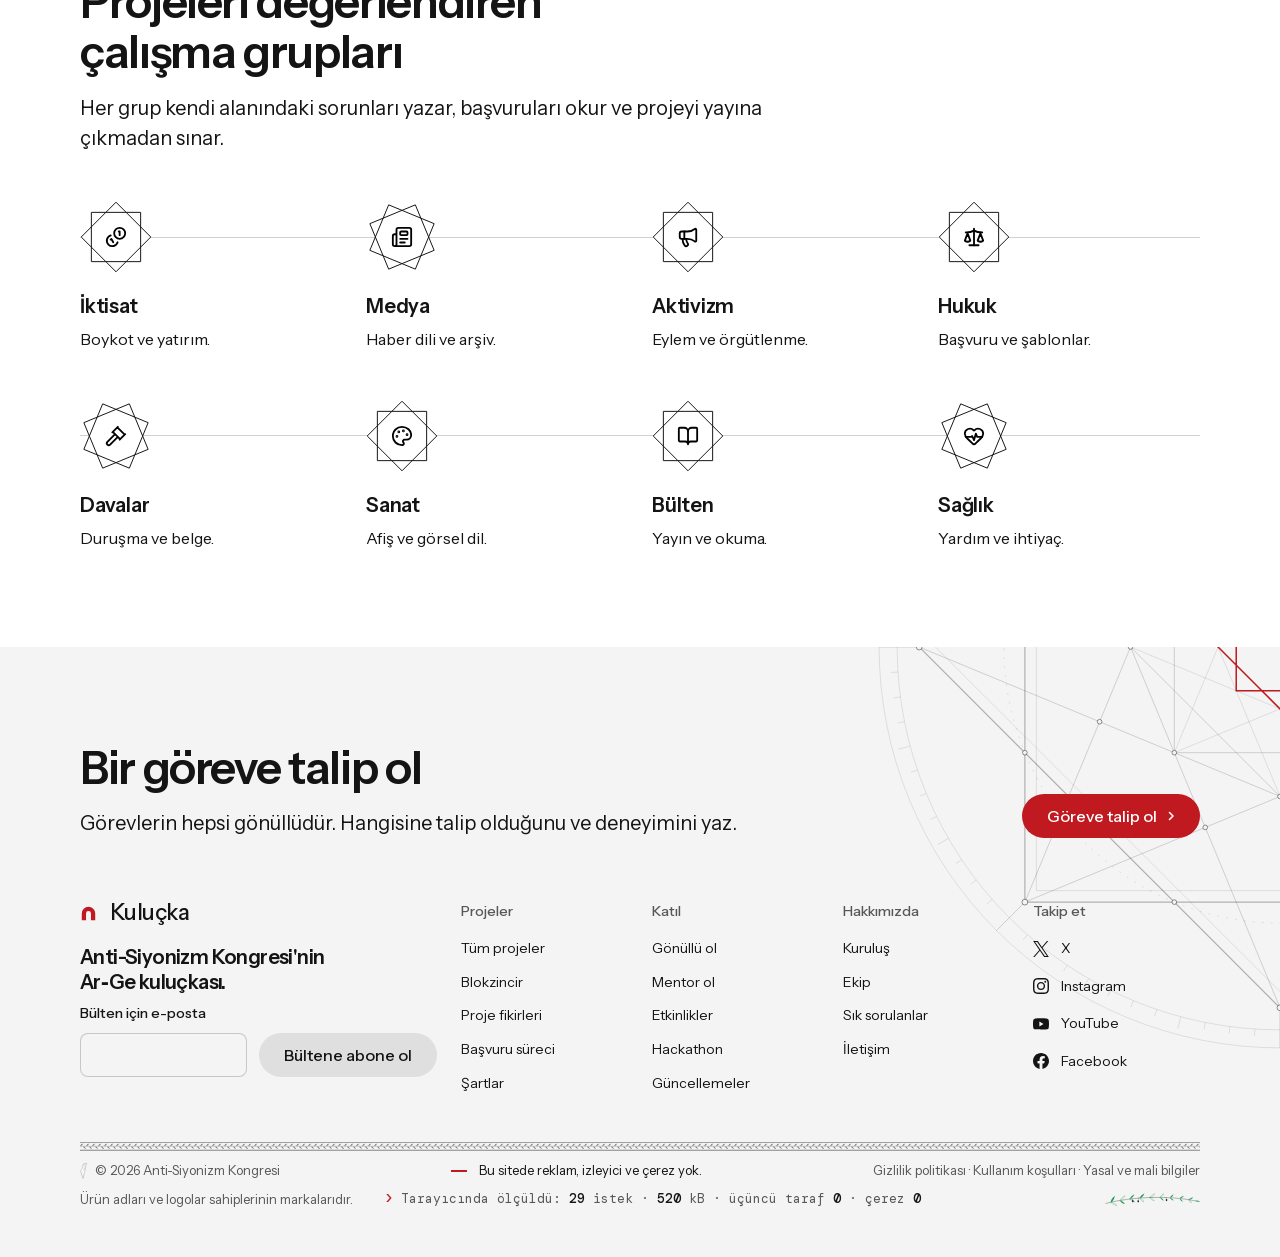
<file: ekip.html>
<!doctype html>
<html lang="tr" data-type="software" data-radius="soft" data-buttons="pill" data-motion>
<head>
<meta charset="utf-8">
<meta name="viewport" content="width=device-width, initial-scale=1, viewport-fit=cover">
<title>Ekip: Kuluçka'yı yürütenler ve açık görevler</title>
<meta name="description" content="Kuluçka'yı yürüten görevler, projeleri değerlendiren sekiz çalışma grubu ve şu an başvuruya açık roller.">
<meta property="og:type" content="website">
<meta property="og:title" content="Ekip: Kuluçka'yı yürütenler ve açık görevler">
<meta property="og:description" content="Kuluçka'yı yürüten görevler, projeleri değerlendiren sekiz çalışma grubu ve şu an başvuruya açık roller.">
<meta property="og:image" content="share.jpg">
<meta name="twitter:card" content="summary_large_image">
<link rel="icon" href="favicon.svg" type="image/svg+xml">
<meta name="theme-color" content="#ffffff">
<meta name="site-kind" content="software">
<meta name="page-type" content="software">
<link rel="preload" href="fonts/instrument-sans-400-700-latin.woff2" as="font" type="font/woff2" crossorigin>
<link rel="stylesheet" href="fonts/fonts.css">
<link rel="stylesheet" href="assets/system.css">
<link rel="stylesheet" href="assets/ui/cards.css">
<link rel="stylesheet" href="assets/motion/motion.css">
<link rel="stylesheet" href="assets/icons/icon.css">
<style>
:root {
  --p-bg: #ffffff; --p-surface: #f4f4f4; --p-ink: #141414; --p-muted: #575757;
  --p-accent: #c0191f; --p-accent-ink: #ffffff; --p-action: #c0191f; --p-action-ink: #ffffff;
  --p-inv-bg: #141414; --p-inv-surface: #222222; --p-inv-ink: #ffffff; --p-inv-muted: #a3a3a3;
  --p-inv-accent: #ffffff; --p-inv-accent-ink: #141414; --p-inv-action: #ffffff; --p-inv-action-ink: #141414;
  --font-display: "Instrument Sans", system-ui, sans-serif;
  --font-text: "Instrument Sans", system-ui, sans-serif;
  --font-mono: "DM Mono", ui-monospace, "SFMono-Regular", Menlo, Consolas, monospace;
  --display-weight: 600;
  --display-tracking: -0.03em;
  --display-tracking-xl: -0.038em;
  --display-stretch: 96%;
  --ly-scale: 1.04;
}
</style>

<link rel="stylesheet" href="site.css">
<script>document.documentElement.classList.add('m-enter');setTimeout(()=>document.documentElement.classList.add('m-enter-done'),700)</script>
</head>
<body class="alt" data-rozet="2">
<header class="nav">
  <div class="wrap nav__bar">
    <a class="skip-link" href="#top">İçeriğe geç</a>
    <a class="nav__logo" href="index.html"><span class="mark" data-mark="arc" aria-hidden="true"></span>Kuluçka</a>
    <nav class="nav__links" aria-label="Ana menü">
      <div class="nav__item"><a class="nav__link" href="projeler.html" data-yer="projeler">Projeler</a></div>
      <div class="nav__item"><a class="nav__link" href="kulucka.html" data-yer="kulucka">Kuluçka</a></div>
      <div class="nav__item">
        <a class="nav__link" href="etkinlikler.html" data-yer="etkinlikler">Etkinlikler <svg class="chev" viewBox="0 0 12 12" aria-hidden="true"><path d="M3 4.5l3 3 3-3" fill="none" stroke="currentColor" stroke-width="1.5" stroke-linecap="round" stroke-linejoin="round"/></svg></a>
        <div class="nav__menu">
          <div class="wrap grid">
            <div class="menu-col span-4">
              <p class="t-label">Yaklaşan</p>
              <a href="hackathon.html">Hackathon: teknoloji başkaldırısı<span>Sakarya. Tarihi belirlenecek.</span></a>
            </div>
            <div class="menu-col span-4">
              <p class="t-label">Hepsi</p>
              <a href="etkinlikler.html">Etkinlikler<span>Yaklaşan ve duyurulacak etkinlikler.</span></a>
            </div>
          </div>
        </div>
      </div>
      <div class="nav__item"><a class="nav__link" href="katil.html" data-yer="katil">Katıl</a></div>
      <div class="nav__item"><a class="nav__link" href="guncellemeler.html" data-yer="guncellemeler">Güncellemeler</a></div>
      <div class="nav__item"><a class="nav__link" href="hakkimizda.html" data-yer="hakkimizda" aria-current="page">Hakkımızda</a></div>
      <div class="nav__item"><a class="nav__link nav__link--dis" href="https://antisiyonizmkongresi.org/" target="_blank" rel="noopener">Kongre<svg viewBox="0 0 12 12" width="10" height="10" aria-hidden="true"><path d="M3 9l6-6M4.2 3H9v4.8" fill="none" stroke="currentColor" stroke-width="1.5" stroke-linecap="round" stroke-linejoin="round"/></svg><span class="sr-only"> (yeni sekmede açılır)</span></a></div>
    </nav>
    <div class="nav__actions">
      <a class="btn btn--primary" href="kulucka.html#basvur">Proje başvur</a>
    </div>
    <button class="nav__toggle" type="button" aria-expanded="false" aria-label="Menü">
      <svg width="18" height="18" viewBox="0 0 18 18" aria-hidden="true"><path d="M2 5h14M2 13h14" stroke="currentColor" stroke-width="1.6" stroke-linecap="round"/></svg>
    </button>
  </div>
</header>

<main id="top">
<section class="basi" aria-labelledby="basi-h">
  <figure class="eser"><img class="eser__net" src="assets/img/eser/tomar-daire.webp" srcset="assets/img/eser/tomar-daire-k.webp 760w, assets/img/eser/tomar-daire.webp 1595w" sizes="(max-width: 639px) 70vw, (max-width: 1023px) 56vw, 660px" alt="Topkapı tomarından daire içinde Kûfî yazı" width="1595" height="1293" decoding="async"><img class="eser__piksel" src="assets/img/eser/tomar-daire-p.png" alt="" width="1595" height="1293" decoding="async" aria-hidden="true"><span class="eser__olcu" aria-hidden="true">38×31 px <i></i> 1595×1293 px</span><figcaption class="eser__kunye">Topkapı tomarı · daire içinde Kûfî · 15. yy</figcaption></figure>
  <div class="wrap grid">
    <div class="span-8">
      <p class="kunye basi__ust"><span class="cizgi" aria-hidden="true"></span><span>Ekip</span></p>
      <h1 id="basi-h">Kuluçkayı yürüten ekip</h1>
      <p class="t-lead">Kuluçka gönüllü bir ekip tarafından, Kongre'nin sekiz çalışma grubuyla birlikte yürütülür. Altı görevden dördü şu an açık.</p>
    </div>
  </div>
</section>

<section id="gorevler" aria-labelledby="gorevler-h">
  <div class="wrap">
    <div class="section-head"><h2 id="gorevler-h">Görevler</h2><p>Her görev bir kişinin sorumluluğundadır. Açık olanlara başvurabilirsin.</p></div>
    <div class="gorevler">
      <article class="card gorev">
        <span class="gorev__yuz" aria-hidden="true"><svg viewBox="0 0 24 24" fill="none" stroke="currentColor" stroke-width="1.5"><circle cx="12" cy="8" r="4"/><path d="M4 21c1.2-4 4.3-6 8-6s6.8 2 8 6"/></svg></span>
        <h3>Kuluçka koordinatörü</h3>
        <p>Başvuruları, çalışma gruplarıyla ilişkiyi ve programın takvimini yürütür.</p>
        <span class="t-small muted">Kongre tarafından atanır</span>
      </article>
      <article class="card gorev">
        <span class="gorev__yuz" aria-hidden="true"><svg viewBox="0 0 24 24" fill="none" stroke="currentColor" stroke-width="1.5"><circle cx="12" cy="8" r="4"/><path d="M4 21c1.2-4 4.3-6 8-6s6.8 2 8 6"/></svg></span>
        <h3>Mentorluk sorumlusu</h3>
        <p>Mentorları bulur, projelerle eşleştirir ve görüşmelerin düzenli yapılmasını izler.</p>
        <span class="t-small muted">Kongre tarafından atanır</span>
      </article>
      <article class="card gorev">
        <span class="gorev__yuz" aria-hidden="true"><svg viewBox="0 0 24 24" fill="none" stroke="currentColor" stroke-width="1.5"><circle cx="12" cy="8" r="4"/><path d="M4 21c1.2-4 4.3-6 8-6s6.8 2 8 6"/></svg></span>
        <h3>Gönüllü ağı sorumlusu</h3>
        <p>Gönüllü başvurularını okur ve rol arayan projelere yerleştirir.</p>
        <span class="gorev__acik">Açık görev</span>
      </article>
      <article class="card gorev">
        <span class="gorev__yuz" aria-hidden="true"><svg viewBox="0 0 24 24" fill="none" stroke="currentColor" stroke-width="1.5"><circle cx="12" cy="8" r="4"/><path d="M4 21c1.2-4 4.3-6 8-6s6.8 2 8 6"/></svg></span>
        <h3>Teknik sorumlu</h3>
        <p>Sunucuları, kod depolarını ve projelerin güvenlik incelemesini yürütür.</p>
        <span class="gorev__acik">Açık görev</span>
      </article>
      <article class="card gorev">
        <span class="gorev__yuz" aria-hidden="true"><svg viewBox="0 0 24 24" fill="none" stroke="currentColor" stroke-width="1.5"><circle cx="12" cy="8" r="4"/><path d="M4 21c1.2-4 4.3-6 8-6s6.8 2 8 6"/></svg></span>
        <h3>Hackathon sorumlusu</h3>
        <p>Hackathonun yerini, takvimini ve takımların kurulmasını düzenler.</p>
        <span class="gorev__acik">Açık görev</span>
      </article>
      <article class="card gorev">
        <span class="gorev__yuz" aria-hidden="true"><svg viewBox="0 0 24 24" fill="none" stroke="currentColor" stroke-width="1.5"><circle cx="12" cy="8" r="4"/><path d="M4 21c1.2-4 4.3-6 8-6s6.8 2 8 6"/></svg></span>
        <h3>İletişim sorumlusu</h3>
        <p>Bülteni, güncellemeleri ve yayına çıkan projelerin duyurusunu hazırlar.</p>
        <span class="gorev__acik">Açık görev</span>
      </article>
    </div>
  </div>
</section>

<section id="gruplar" aria-labelledby="gruplar-h">
  <figure class="asi asi--sag asi--kirmizi asi--k1" style="--r: 2deg; --w: 230px"><img src="assets/img/asi/kazvini-gunes.webp" srcset="assets/img/asi/kazvini-gunes-k.webp 260w, assets/img/asi/kazvini-gunes.webp 520w" sizes="230px" alt="Kazvînî'nin dünya haritasından ayrıntı: çemberin alt ışınları" width="520" height="218" loading="lazy" decoding="async"><figcaption class="sr-only">Kazvînî, Acâibü'l-Mahlûkât dünya haritası</figcaption></figure>
  <div class="wrap">
    <div class="section-head"><h2 id="gruplar-h">Projeleri değerlendiren çalışma grupları</h2><p>Her grup kendi alanındaki sorunları yazar, başvuruları okur ve projeyi yayına çıkmadan sınar.</p></div>
    <div class="gruplar">
      <div><span class="yildizlar__y"><img class="ikon" src="assets/icons/ui-coins.svg" alt="" width="24" height="24" loading="lazy" decoding="async"></span><h3>İktisat</h3><p>Boykot ve yatırım.</p></div>
      <div><span class="yildizlar__y"><img class="ikon" src="assets/icons/ui-newspaper.svg" alt="" width="24" height="24" loading="lazy" decoding="async"></span><h3>Medya</h3><p>Haber dili ve arşiv.</p></div>
      <div><span class="yildizlar__y"><img class="ikon" src="assets/icons/ui-megaphone.svg" alt="" width="24" height="24" loading="lazy" decoding="async"></span><h3>Aktivizm</h3><p>Eylem ve örgütlenme.</p></div>
      <div><span class="yildizlar__y"><img class="ikon" src="assets/icons/ui-scale.svg" alt="" width="24" height="24" loading="lazy" decoding="async"></span><h3>Hukuk</h3><p>Başvuru ve şablonlar.</p></div>
      <div><span class="yildizlar__y"><img class="ikon" src="assets/icons/ui-gavel.svg" alt="" width="24" height="24" loading="lazy" decoding="async"></span><h3>Davalar</h3><p>Duruşma ve belge.</p></div>
      <div><span class="yildizlar__y"><img class="ikon" src="assets/icons/ui-palette.svg" alt="" width="24" height="24" loading="lazy" decoding="async"></span><h3>Sanat</h3><p>Afiş ve görsel dil.</p></div>
      <div><span class="yildizlar__y"><img class="ikon" src="assets/icons/ui-book-open.svg" alt="" width="24" height="24" loading="lazy" decoding="async"></span><h3>Bülten</h3><p>Yayın ve okuma.</p></div>
      <div><span class="yildizlar__y"><img class="ikon" src="assets/icons/ui-heart-pulse.svg" alt="" width="24" height="24" loading="lazy" decoding="async"></span><h3>Sağlık</h3><p>Yardım ve ihtiyaç.</p></div>
    </div>
  </div>
</section>
</main>

<footer class="footer closing ground-surface" id="contact" aria-labelledby="close-h">
  <div class="wrap">
    <div class="closing__cta">
      <div class="section-head--split">
        <div><h2 id="close-h">Bir göreve talip ol</h2><p class="t-lead">Görevlerin hepsi gönüllüdür. Hangisine talip olduğunu ve deneyimini yaz.</p></div>
        <a class="btn btn--primary" href="mailto:antisiyonizmkongresi@gmail.com?subject=Kulu%C3%A7ka%20ekibi">Göreve talip ol<svg class="m-arrow" viewBox="0 0 12 12" aria-hidden="true"><path class="m-arrow__stem" d="M1 6h8"/><path class="m-arrow__head" d="M4.5 2.5 8 6l-3.5 3.5"/></svg></a>
      </div>
    </div>
        <div class="closing__links">
      <div class="grid">
        <div class="span-4 stack-4">
          <a class="nav__logo" href="index.html"><span class="mark" data-mark="arc" aria-hidden="true"></span>Kuluçka</a>
          <p class="footer__lede">Anti-Siyonizm Kongresi'nin Ar‑Ge kuluçkası.</p>
          <form class="form bulten" id="bulten" action="mailto:antisiyonizmkongresi@gmail.com?subject=B%C3%BClten%20aboneli%C4%9Fi" method="post" enctype="text/plain" data-endpoint="" data-sent="Bülten aboneliğin bize ulaştı." novalidate>
            <div class="field"><label for="b-eposta">Bülten için e-posta</label>
              <input id="b-eposta" name="eposta" type="email" autocomplete="email" inputmode="email" required aria-describedby="b-eposta-err"></div>
            <button class="btn btn--secondary" type="submit">Bültene abone ol</button>
            <p class="field__error" id="b-eposta-err" hidden>İçinde @ olan bir e-posta adresi yaz.</p>
            <p class="form__status" role="status" data-form-status></p>
          </form>
        </div>
        <div class="span-2 footer__col"><h3>Projeler</h3><ul>
          <li><a href="projeler.html">Tüm projeler</a></li>
          <li><a href="blokzincir.html">Blokzincir</a></li>
          <li><a href="projeler.html#fikirler">Proje fikirleri</a></li>
          <li><a href="kulucka.html#surec">Başvuru süreci</a></li>
          <li><a href="kulucka.html#sartlar">Şartlar</a></li>
        </ul></div>
        <div class="span-2 footer__col"><h3>Katıl</h3><ul>
          <li><a href="katil.html#gonullu">Gönüllü ol</a></li>
          <li><a href="katil.html#mentor">Mentor ol</a></li>
          <li><a href="etkinlikler.html">Etkinlikler</a></li>
          <li><a href="hackathon.html">Hackathon</a></li>
          <li><a href="guncellemeler.html">Güncellemeler</a></li>
        </ul></div>
        <div class="span-2 footer__col"><h3>Hakkımızda</h3><ul>
          <li><a href="hakkimizda.html">Kuruluş</a></li>
          <li><a href="ekip.html">Ekip</a></li>
          <li><a href="sss.html">Sık sorulanlar</a></li>
          <li><a href="iletisim.html">İletişim</a></li>
        </ul></div>
        <div class="span-2 footer__col"><h3>Takip et</h3><ul class="footer__sosyal">
          <li><a href="https://x.com/antisiyonizmk" rel="noopener"><svg viewBox="0 0 24 24" fill="currentColor" aria-hidden="true"><path d="M14.234 10.162 22.977 0h-2.072l-7.591 8.824L7.251 0H.258l9.168 13.343L.258 24H2.33l8.016-9.318L16.749 24h6.993zm-2.837 3.299-.929-1.329L3.076 1.56h3.182l5.965 8.532.929 1.329 7.754 11.09h-3.182z"/></svg>X</a></li>
          <li><a href="https://instagram.com/antisiyonizmkongresi" rel="noopener"><svg viewBox="0 0 24 24" fill="currentColor" aria-hidden="true"><path d="M7.0301.084c-1.2768.0602-2.1487.264-2.911.5634-.7888.3075-1.4575.72-2.1228 1.3877-.6652.6677-1.075 1.3368-1.3802 2.127-.2954.7638-.4956 1.6365-.552 2.914-.0564 1.2775-.0689 1.6882-.0626 4.947.0062 3.2586.0206 3.6671.0825 4.9473.061 1.2765.264 2.1482.5635 2.9107.308.7889.72 1.4573 1.388 2.1228.6679.6655 1.3365 1.0743 2.1285 1.38.7632.295 1.6361.4961 2.9134.552 1.2773.056 1.6884.069 4.9462.0627 3.2578-.0062 3.668-.0207 4.9478-.0814 1.28-.0607 2.147-.2652 2.9098-.5633.7889-.3086 1.4578-.72 2.1228-1.3881.665-.6682 1.0745-1.3378 1.3795-2.1284.2957-.7632.4966-1.636.552-2.9124.056-1.2809.0692-1.6898.063-4.948-.0063-3.2583-.021-3.6668-.0817-4.9465-.0607-1.2797-.264-2.1487-.5633-2.9117-.3084-.7889-.72-1.4568-1.3876-2.1228C21.2982 1.33 20.628.9208 19.8378.6165 19.074.321 18.2017.1197 16.9244.0645 15.6471.0093 15.236-.005 11.977.0014 8.718.0076 8.31.0215 7.0301.0839m.1402 21.6932c-1.17-.0509-1.8053-.2453-2.2287-.408-.5606-.216-.96-.4771-1.3819-.895-.422-.4178-.6811-.8186-.9-1.378-.1644-.4234-.3624-1.058-.4171-2.228-.0595-1.2645-.072-1.6442-.079-4.848-.007-3.2037.0053-3.583.0607-4.848.05-1.169.2456-1.805.408-2.2282.216-.5613.4762-.96.895-1.3816.4188-.4217.8184-.6814 1.3783-.9003.423-.1651 1.0575-.3614 2.227-.4171 1.2655-.06 1.6447-.072 4.848-.079 3.2033-.007 3.5835.005 4.8495.0608 1.169.0508 1.8053.2445 2.228.408.5608.216.96.4754 1.3816.895.4217.4194.6816.8176.9005 1.3787.1653.4217.3617 1.056.4169 2.2263.0602 1.2655.0739 1.645.0796 4.848.0058 3.203-.0055 3.5834-.061 4.848-.051 1.17-.245 1.8055-.408 2.2294-.216.5604-.4763.96-.8954 1.3814-.419.4215-.8181.6811-1.3783.9-.4224.1649-1.0577.3617-2.2262.4174-1.2656.0595-1.6448.072-4.8493.079-3.2045.007-3.5825-.006-4.848-.0608M16.953 5.5864A1.44 1.44 0 1 0 18.39 4.144a1.44 1.44 0 0 0-1.437 1.4424M5.8385 12.012c.0067 3.4032 2.7706 6.1557 6.173 6.1493 3.4026-.0065 6.157-2.7701 6.1506-6.1733-.0065-3.4032-2.771-6.1565-6.174-6.1498-3.403.0067-6.156 2.771-6.1496 6.1738M8 12.0077a4 4 0 1 1 4.008 3.9921A3.9996 3.9996 0 0 1 8 12.0077"/></svg>Instagram</a></li>
          <li><a href="https://youtube.com/@ASKongresi" rel="noopener"><svg viewBox="0 0 24 24" fill="currentColor" aria-hidden="true"><path d="M23.498 6.186a3.016 3.016 0 0 0-2.122-2.136C19.505 3.545 12 3.545 12 3.545s-7.505 0-9.377.505A3.017 3.017 0 0 0 .502 6.186C0 8.07 0 12 0 12s0 3.93.502 5.814a3.016 3.016 0 0 0 2.122 2.136c1.871.505 9.376.505 9.376.505s7.505 0 9.377-.505a3.015 3.015 0 0 0 2.122-2.136C24 15.93 24 12 24 12s0-3.93-.502-5.814zM9.545 15.568V8.432L15.818 12l-6.273 3.568z"/></svg>YouTube</a></li>
          <li><a href="https://www.facebook.com/people/Anti-Siyonizm-Kongresi/61582079376594/" rel="noopener"><svg viewBox="0 0 256 256" aria-hidden="true"><defs><mask id="k-facebook" maskUnits="userSpaceOnUse" x="0" y="0" width="256" height="256"><path d="M256,128 C256,57.3075 198.6925,0 128,0 C57.3075,0 0,57.3075 0,128 C0,191.8885 46.80775,244.8425 108,254.445 L108,165 L75.5,165 L75.5,128 L108,128 L108,99.8 C108,67.72 127.1095,50 156.3475,50 C170.35175,50 185,52.5 185,52.5 L185,84 L168.8595,84 C152.95875,84 148,93.86675 148,103.98925 L148,128 L183.5,128 L177.825,165 L148,165 L148,254.445 C209.19225,244.8425 256,191.8885 256,128" fill="#fff"/><path d="M177.825,165 L183.5,128 L148,128 L148,103.98925 C148,93.86675 152.95875,84 168.8595,84 L185,84 L185,52.5 C185,52.5 170.35175,50 156.3475,50 C127.1095,50 108,67.72 108,99.8 L108,128 L75.5,128 L75.5,165 L108,165 L108,254.445 C114.51675,255.4675 121.196,256 128,256 C134.804,256 141.48325,255.4675 148,254.445 L148,165 L177.825,165" fill="#000"/></mask></defs><rect width="256" height="256" fill="currentColor" mask="url(#k-facebook)"/></svg>Facebook</a></li>
        </ul></div>
      </div>
      <div class="footer__legal">
        <span class="telif"><img src="assets/grafik/filistin.svg" alt="" width="9" height="22" loading="lazy" decoding="async">&copy; 2026 Anti-Siyonizm Kongresi</span>
        <span class="ilke"><span class="cizgi" aria-hidden="true"></span>Bu sitede reklam, izleyici ve çerez yok.</span>
        <span><a href="gizlilik.html">Gizlilik politikası</a> · <a href="kosullar.html">Kullanım koşulları</a> · <a href="yasal.html">Yasal ve mali bilgiler</a></span>
        <span class="footer__not"><span>Ürün adları ve logolar sahiplerinin markalarıdır.</span></span>
        <p class="olcu" data-olcu hidden><b>&gt;</b> Tarayıcında ölçüldü: <span data-olcu-istek>0</span> istek <span>· <span data-olcu-kb>0</span> kB</span> · üçüncü taraf <span data-olcu-uc>0</span> · çerez <span data-olcu-cerez>0</span></p>
        <img class="footer__zeytin" src="assets/grafik/zeytin.svg" alt="" width="110" height="21" loading="lazy" decoding="async" aria-hidden="true">
      </div>
    </div>
      </div>
</footer>

<script type="module" src="assets/system.js"></script>
<script type="module" src="assets/motion/motion.js"></script>
<script type="module" src="siber.js"></script>
</body>
</html>
</file>
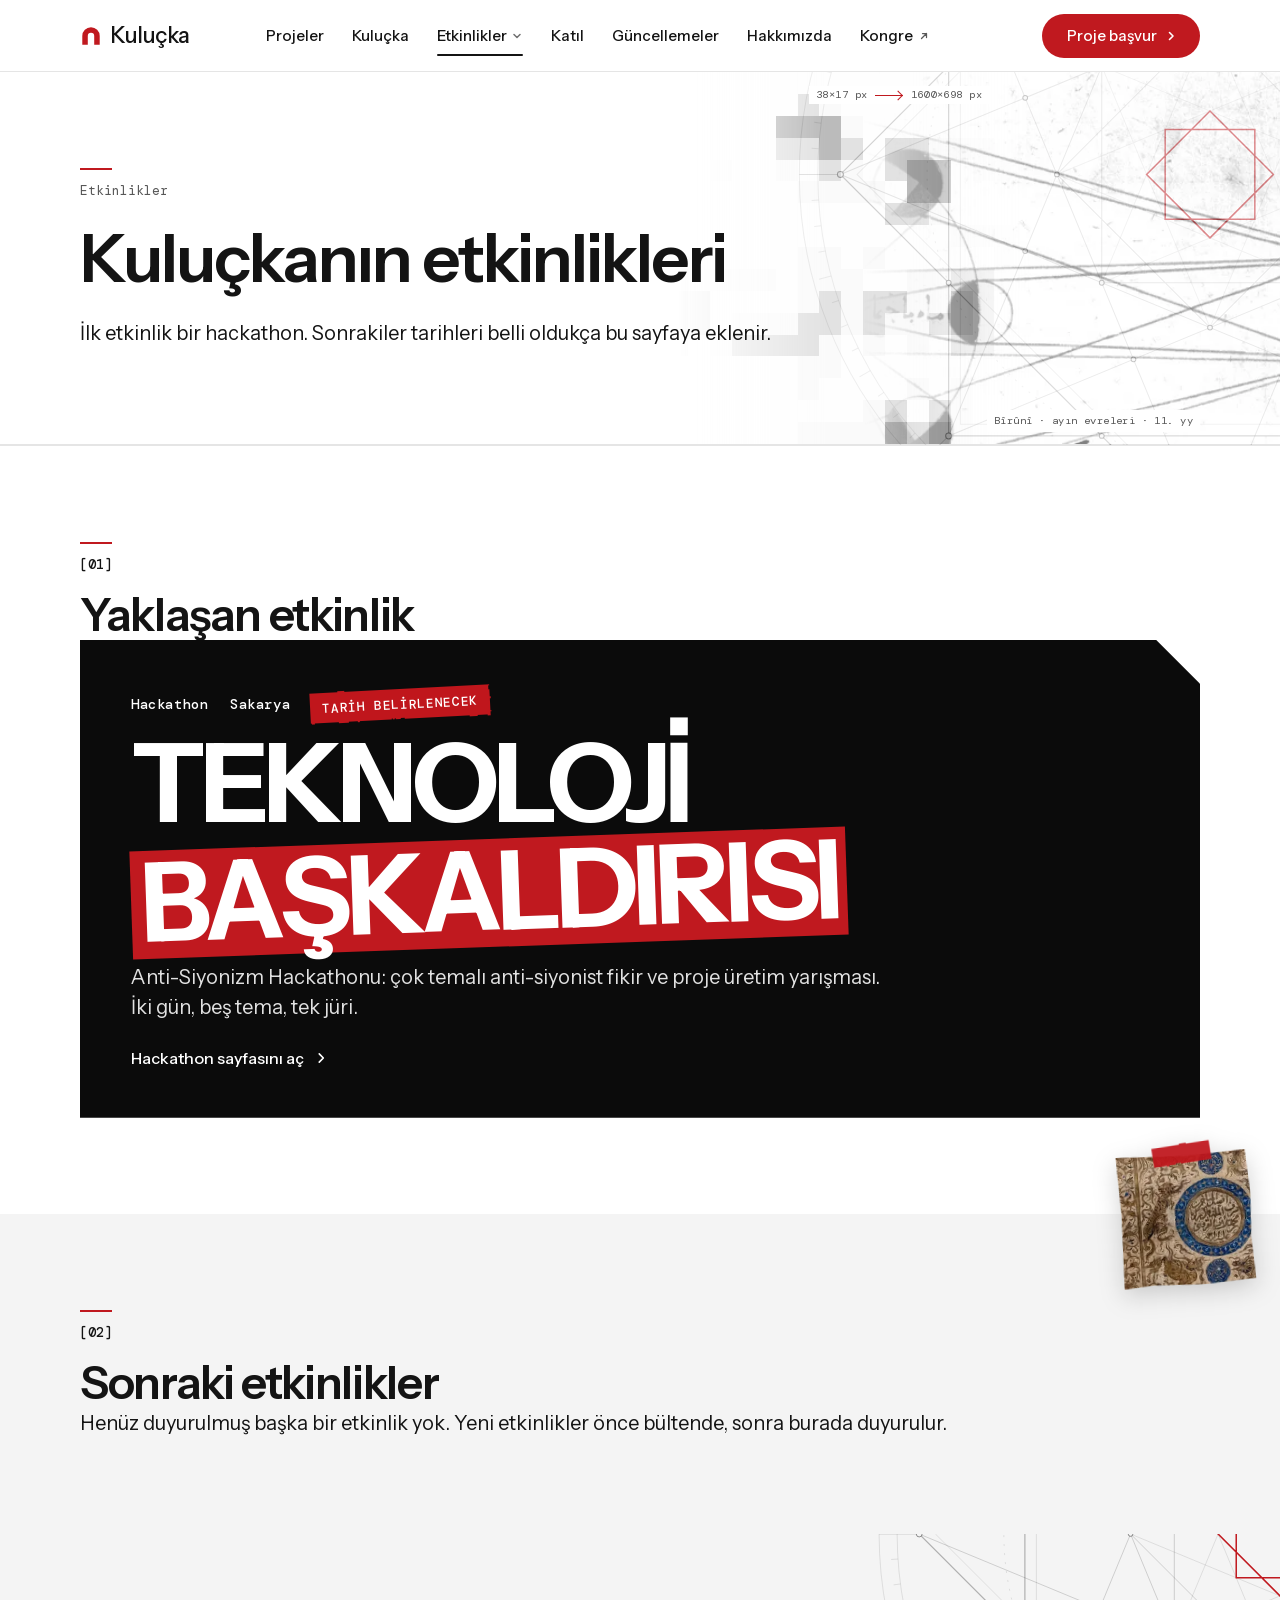
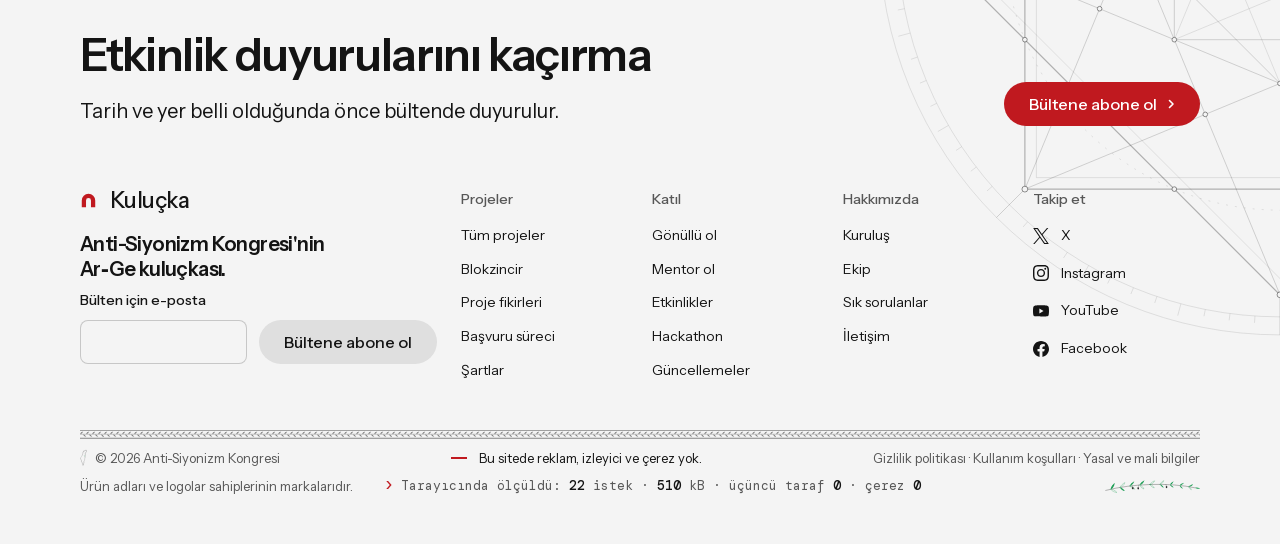
<file: etkinlikler.html>
<!doctype html>
<html lang="tr" data-type="software" data-radius="soft" data-buttons="pill" data-motion>
<head>
<meta charset="utf-8">
<meta name="viewport" content="width=device-width, initial-scale=1, viewport-fit=cover">
<title>Etkinlikler: Kuluçka'nın hackathonu ve buluşmaları</title>
<meta name="description" content="Kuluçka'nın etkinlikleri: ilk Anti-Siyonizm Hackathonu Sakarya'da; tarihi belirlenecek.">
<meta property="og:type" content="website">
<meta property="og:title" content="Etkinlikler: Kuluçka'nın hackathonu ve buluşmaları">
<meta property="og:description" content="Kuluçka'nın etkinlikleri: ilk Anti-Siyonizm Hackathonu Sakarya'da; tarihi belirlenecek.">
<meta property="og:image" content="share.jpg">
<meta name="twitter:card" content="summary_large_image">
<link rel="icon" href="favicon.svg" type="image/svg+xml">
<meta name="theme-color" content="#ffffff">
<meta name="site-kind" content="software">
<meta name="page-type" content="software">
<link rel="preload" href="fonts/instrument-sans-400-700-latin.woff2" as="font" type="font/woff2" crossorigin>
<link rel="stylesheet" href="fonts/fonts.css">
<link rel="stylesheet" href="assets/system.css">
<link rel="stylesheet" href="assets/ui/cards.css">
<link rel="stylesheet" href="assets/motion/motion.css">
<link rel="stylesheet" href="assets/icons/icon.css">
<style>
:root {
  --p-bg: #ffffff; --p-surface: #f4f4f4; --p-ink: #141414; --p-muted: #575757;
  --p-accent: #c0191f; --p-accent-ink: #ffffff; --p-action: #c0191f; --p-action-ink: #ffffff;
  --p-inv-bg: #141414; --p-inv-surface: #222222; --p-inv-ink: #ffffff; --p-inv-muted: #a3a3a3;
  --p-inv-accent: #ffffff; --p-inv-accent-ink: #141414; --p-inv-action: #ffffff; --p-inv-action-ink: #141414;
  --font-display: "Instrument Sans", system-ui, sans-serif;
  --font-text: "Instrument Sans", system-ui, sans-serif;
  --font-mono: "DM Mono", ui-monospace, "SFMono-Regular", Menlo, Consolas, monospace;
  --display-weight: 600;
  --display-tracking: -0.03em;
  --display-tracking-xl: -0.038em;
  --display-stretch: 96%;
  --ly-scale: 1.04;
}
</style>

<link rel="stylesheet" href="site.css">
<script>document.documentElement.classList.add('m-enter');setTimeout(()=>document.documentElement.classList.add('m-enter-done'),700)</script>
</head>
<body class="alt" data-rozet="3">
<header class="nav">
  <div class="wrap nav__bar">
    <a class="skip-link" href="#top">İçeriğe geç</a>
    <a class="nav__logo" href="index.html"><span class="mark" data-mark="arc" aria-hidden="true"></span>Kuluçka</a>
    <nav class="nav__links" aria-label="Ana menü">
      <div class="nav__item"><a class="nav__link" href="projeler.html" data-yer="projeler">Projeler</a></div>
      <div class="nav__item"><a class="nav__link" href="kulucka.html" data-yer="kulucka">Kuluçka</a></div>
      <div class="nav__item">
        <a class="nav__link" href="etkinlikler.html" data-yer="etkinlikler" aria-current="page">Etkinlikler <svg class="chev" viewBox="0 0 12 12" aria-hidden="true"><path d="M3 4.5l3 3 3-3" fill="none" stroke="currentColor" stroke-width="1.5" stroke-linecap="round" stroke-linejoin="round"/></svg></a>
        <div class="nav__menu">
          <div class="wrap grid">
            <div class="menu-col span-4">
              <p class="t-label">Yaklaşan</p>
              <a href="hackathon.html">Hackathon: teknoloji başkaldırısı<span>Sakarya. Tarihi belirlenecek.</span></a>
            </div>
            <div class="menu-col span-4">
              <p class="t-label">Hepsi</p>
              <a href="etkinlikler.html">Etkinlikler<span>Yaklaşan ve duyurulacak etkinlikler.</span></a>
            </div>
          </div>
        </div>
      </div>
      <div class="nav__item"><a class="nav__link" href="katil.html" data-yer="katil">Katıl</a></div>
      <div class="nav__item"><a class="nav__link" href="guncellemeler.html" data-yer="guncellemeler">Güncellemeler</a></div>
      <div class="nav__item"><a class="nav__link" href="hakkimizda.html" data-yer="hakkimizda">Hakkımızda</a></div>
      <div class="nav__item"><a class="nav__link nav__link--dis" href="https://antisiyonizmkongresi.org/" target="_blank" rel="noopener">Kongre<svg viewBox="0 0 12 12" width="10" height="10" aria-hidden="true"><path d="M3 9l6-6M4.2 3H9v4.8" fill="none" stroke="currentColor" stroke-width="1.5" stroke-linecap="round" stroke-linejoin="round"/></svg><span class="sr-only"> (yeni sekmede açılır)</span></a></div>
    </nav>
    <div class="nav__actions">
      <a class="btn btn--primary" href="kulucka.html#basvur">Proje başvur</a>
    </div>
    <button class="nav__toggle" type="button" aria-expanded="false" aria-label="Menü">
      <svg width="18" height="18" viewBox="0 0 18 18" aria-hidden="true"><path d="M2 5h14M2 13h14" stroke="currentColor" stroke-width="1.6" stroke-linecap="round"/></svg>
    </button>
  </div>
</header>

<main id="top">
<section class="basi" aria-labelledby="basi-h">
  <figure class="eser"><img class="eser__net" src="assets/img/eser/biruni-ay.webp" srcset="assets/img/eser/biruni-ay-k.webp 760w, assets/img/eser/biruni-ay.webp 1600w" sizes="(max-width: 639px) 70vw, (max-width: 1023px) 56vw, 660px" alt="Bîrûnî'nin Kitâbü't-Tefhîm'inden ayın evreleri çizimi" width="1600" height="698" decoding="async"><img class="eser__piksel" src="assets/img/eser/biruni-ay-p.png" alt="" width="1600" height="698" decoding="async" aria-hidden="true"><span class="eser__olcu" aria-hidden="true">38×17 px <i></i> 1600×698 px</span><figcaption class="eser__kunye">Bîrûnî · ayın evreleri · 11. yy</figcaption></figure>
  <div class="wrap grid">
    <div class="span-8">
      <p class="kunye basi__ust"><span class="cizgi" aria-hidden="true"></span><span>Etkinlikler</span></p>
      <h1 id="basi-h">Kuluçkanın etkinlikleri</h1>
      <p class="t-lead">İlk etkinlik bir hackathon. Sonrakiler tarihleri belli oldukça bu sayfaya eklenir.</p>
    </div>
  </div>
</section>

<section aria-labelledby="yaklasan-h">
  <div class="wrap">
    <h2 id="yaklasan-h">Yaklaşan etkinlik</h2>
    <a class="ek-kart" href="hackathon.html">
      <span class="ek-kart__ust"><span>Hackathon</span><span>Sakarya</span><span class="etiket etiket--kirmizi" style="--aci: -3deg" aria-hidden="true">TARİH BELİRLENECEK</span></span>
      <span class="ek-kart__ad">TEKNOLOJİ <b>BAŞKALDIRISI</b></span>
      <span class="ek-kart__alt">Anti-Siyonizm Hackathonu: çok temalı anti-siyonist fikir ve proje üretim yarışması. İki gün, beş tema, tek jüri.</span>
      <span class="ek-kart__git">Hackathon sayfasını aç<svg class="m-arrow" viewBox="0 0 12 12" aria-hidden="true"><path class="m-arrow__stem" d="M1 6h8"/><path class="m-arrow__head" d="M4.5 2.5 8 6l-3.5 3.5"/></svg></span>
    </a>
  </div>
</section>

<section class="ground-surface" aria-labelledby="sonraki-h">
  <figure class="asi asi--sag asi--kirmizi asi--k3" style="--r: -4deg; --w: 132px"><img src="assets/img/asi/tezhip-madalyon.webp" srcset="assets/img/asi/tezhip-madalyon-k.webp 190w, assets/img/asi/tezhip-madalyon.webp 380w" sizes="132px" alt="Tezhipli başlık sayfasından ayrıntı: lacivert halkalı madalyon" width="380" height="380" loading="lazy" decoding="async"><figcaption class="sr-only">Acâibü'l-Mahlûkât, tezhipli başlık sayfası</figcaption></figure>
  <div class="wrap">
    <h2 id="sonraki-h">Sonraki etkinlikler</h2>
    <p class="t-lead">Henüz duyurulmuş başka bir etkinlik yok. Yeni etkinlikler önce bültende, sonra burada duyurulur.</p>
  </div>
</section>
</main>

<footer class="footer closing ground-surface" id="contact" aria-labelledby="close-h">
  <div class="wrap">
    <div class="closing__cta">
      <div class="section-head--split">
        <div><h2 id="close-h">Etkinlik duyurularını kaçırma</h2><p class="t-lead">Tarih ve yer belli olduğunda önce bültende duyurulur.</p></div>
        <a class="btn btn--primary" href="#bulten">Bültene abone ol<svg class="m-arrow" viewBox="0 0 12 12" aria-hidden="true"><path class="m-arrow__stem" d="M1 6h8"/><path class="m-arrow__head" d="M4.5 2.5 8 6l-3.5 3.5"/></svg></a>
      </div>
    </div>
        <div class="closing__links">
      <div class="grid">
        <div class="span-4 stack-4">
          <a class="nav__logo" href="index.html"><span class="mark" data-mark="arc" aria-hidden="true"></span>Kuluçka</a>
          <p class="footer__lede">Anti-Siyonizm Kongresi'nin Ar‑Ge kuluçkası.</p>
          <form class="form bulten" id="bulten" action="mailto:antisiyonizmkongresi@gmail.com?subject=B%C3%BClten%20aboneli%C4%9Fi" method="post" enctype="text/plain" data-endpoint="" data-sent="Bülten aboneliğin bize ulaştı." novalidate>
            <div class="field"><label for="b-eposta">Bülten için e-posta</label>
              <input id="b-eposta" name="eposta" type="email" autocomplete="email" inputmode="email" required aria-describedby="b-eposta-err"></div>
            <button class="btn btn--secondary" type="submit">Bültene abone ol</button>
            <p class="field__error" id="b-eposta-err" hidden>İçinde @ olan bir e-posta adresi yaz.</p>
            <p class="form__status" role="status" data-form-status></p>
          </form>
        </div>
        <div class="span-2 footer__col"><h3>Projeler</h3><ul>
          <li><a href="projeler.html">Tüm projeler</a></li>
          <li><a href="blokzincir.html">Blokzincir</a></li>
          <li><a href="projeler.html#fikirler">Proje fikirleri</a></li>
          <li><a href="kulucka.html#surec">Başvuru süreci</a></li>
          <li><a href="kulucka.html#sartlar">Şartlar</a></li>
        </ul></div>
        <div class="span-2 footer__col"><h3>Katıl</h3><ul>
          <li><a href="katil.html#gonullu">Gönüllü ol</a></li>
          <li><a href="katil.html#mentor">Mentor ol</a></li>
          <li><a href="etkinlikler.html">Etkinlikler</a></li>
          <li><a href="hackathon.html">Hackathon</a></li>
          <li><a href="guncellemeler.html">Güncellemeler</a></li>
        </ul></div>
        <div class="span-2 footer__col"><h3>Hakkımızda</h3><ul>
          <li><a href="hakkimizda.html">Kuruluş</a></li>
          <li><a href="ekip.html">Ekip</a></li>
          <li><a href="sss.html">Sık sorulanlar</a></li>
          <li><a href="iletisim.html">İletişim</a></li>
        </ul></div>
        <div class="span-2 footer__col"><h3>Takip et</h3><ul class="footer__sosyal">
          <li><a href="https://x.com/antisiyonizmk" rel="noopener"><svg viewBox="0 0 24 24" fill="currentColor" aria-hidden="true"><path d="M14.234 10.162 22.977 0h-2.072l-7.591 8.824L7.251 0H.258l9.168 13.343L.258 24H2.33l8.016-9.318L16.749 24h6.993zm-2.837 3.299-.929-1.329L3.076 1.56h3.182l5.965 8.532.929 1.329 7.754 11.09h-3.182z"/></svg>X</a></li>
          <li><a href="https://instagram.com/antisiyonizmkongresi" rel="noopener"><svg viewBox="0 0 24 24" fill="currentColor" aria-hidden="true"><path d="M7.0301.084c-1.2768.0602-2.1487.264-2.911.5634-.7888.3075-1.4575.72-2.1228 1.3877-.6652.6677-1.075 1.3368-1.3802 2.127-.2954.7638-.4956 1.6365-.552 2.914-.0564 1.2775-.0689 1.6882-.0626 4.947.0062 3.2586.0206 3.6671.0825 4.9473.061 1.2765.264 2.1482.5635 2.9107.308.7889.72 1.4573 1.388 2.1228.6679.6655 1.3365 1.0743 2.1285 1.38.7632.295 1.6361.4961 2.9134.552 1.2773.056 1.6884.069 4.9462.0627 3.2578-.0062 3.668-.0207 4.9478-.0814 1.28-.0607 2.147-.2652 2.9098-.5633.7889-.3086 1.4578-.72 2.1228-1.3881.665-.6682 1.0745-1.3378 1.3795-2.1284.2957-.7632.4966-1.636.552-2.9124.056-1.2809.0692-1.6898.063-4.948-.0063-3.2583-.021-3.6668-.0817-4.9465-.0607-1.2797-.264-2.1487-.5633-2.9117-.3084-.7889-.72-1.4568-1.3876-2.1228C21.2982 1.33 20.628.9208 19.8378.6165 19.074.321 18.2017.1197 16.9244.0645 15.6471.0093 15.236-.005 11.977.0014 8.718.0076 8.31.0215 7.0301.0839m.1402 21.6932c-1.17-.0509-1.8053-.2453-2.2287-.408-.5606-.216-.96-.4771-1.3819-.895-.422-.4178-.6811-.8186-.9-1.378-.1644-.4234-.3624-1.058-.4171-2.228-.0595-1.2645-.072-1.6442-.079-4.848-.007-3.2037.0053-3.583.0607-4.848.05-1.169.2456-1.805.408-2.2282.216-.5613.4762-.96.895-1.3816.4188-.4217.8184-.6814 1.3783-.9003.423-.1651 1.0575-.3614 2.227-.4171 1.2655-.06 1.6447-.072 4.848-.079 3.2033-.007 3.5835.005 4.8495.0608 1.169.0508 1.8053.2445 2.228.408.5608.216.96.4754 1.3816.895.4217.4194.6816.8176.9005 1.3787.1653.4217.3617 1.056.4169 2.2263.0602 1.2655.0739 1.645.0796 4.848.0058 3.203-.0055 3.5834-.061 4.848-.051 1.17-.245 1.8055-.408 2.2294-.216.5604-.4763.96-.8954 1.3814-.419.4215-.8181.6811-1.3783.9-.4224.1649-1.0577.3617-2.2262.4174-1.2656.0595-1.6448.072-4.8493.079-3.2045.007-3.5825-.006-4.848-.0608M16.953 5.5864A1.44 1.44 0 1 0 18.39 4.144a1.44 1.44 0 0 0-1.437 1.4424M5.8385 12.012c.0067 3.4032 2.7706 6.1557 6.173 6.1493 3.4026-.0065 6.157-2.7701 6.1506-6.1733-.0065-3.4032-2.771-6.1565-6.174-6.1498-3.403.0067-6.156 2.771-6.1496 6.1738M8 12.0077a4 4 0 1 1 4.008 3.9921A3.9996 3.9996 0 0 1 8 12.0077"/></svg>Instagram</a></li>
          <li><a href="https://youtube.com/@ASKongresi" rel="noopener"><svg viewBox="0 0 24 24" fill="currentColor" aria-hidden="true"><path d="M23.498 6.186a3.016 3.016 0 0 0-2.122-2.136C19.505 3.545 12 3.545 12 3.545s-7.505 0-9.377.505A3.017 3.017 0 0 0 .502 6.186C0 8.07 0 12 0 12s0 3.93.502 5.814a3.016 3.016 0 0 0 2.122 2.136c1.871.505 9.376.505 9.376.505s7.505 0 9.377-.505a3.015 3.015 0 0 0 2.122-2.136C24 15.93 24 12 24 12s0-3.93-.502-5.814zM9.545 15.568V8.432L15.818 12l-6.273 3.568z"/></svg>YouTube</a></li>
          <li><a href="https://www.facebook.com/people/Anti-Siyonizm-Kongresi/61582079376594/" rel="noopener"><svg viewBox="0 0 256 256" aria-hidden="true"><defs><mask id="k-facebook" maskUnits="userSpaceOnUse" x="0" y="0" width="256" height="256"><path d="M256,128 C256,57.3075 198.6925,0 128,0 C57.3075,0 0,57.3075 0,128 C0,191.8885 46.80775,244.8425 108,254.445 L108,165 L75.5,165 L75.5,128 L108,128 L108,99.8 C108,67.72 127.1095,50 156.3475,50 C170.35175,50 185,52.5 185,52.5 L185,84 L168.8595,84 C152.95875,84 148,93.86675 148,103.98925 L148,128 L183.5,128 L177.825,165 L148,165 L148,254.445 C209.19225,244.8425 256,191.8885 256,128" fill="#fff"/><path d="M177.825,165 L183.5,128 L148,128 L148,103.98925 C148,93.86675 152.95875,84 168.8595,84 L185,84 L185,52.5 C185,52.5 170.35175,50 156.3475,50 C127.1095,50 108,67.72 108,99.8 L108,128 L75.5,128 L75.5,165 L108,165 L108,254.445 C114.51675,255.4675 121.196,256 128,256 C134.804,256 141.48325,255.4675 148,254.445 L148,165 L177.825,165" fill="#000"/></mask></defs><rect width="256" height="256" fill="currentColor" mask="url(#k-facebook)"/></svg>Facebook</a></li>
        </ul></div>
      </div>
      <div class="footer__legal">
        <span class="telif"><img src="assets/grafik/filistin.svg" alt="" width="9" height="22" loading="lazy" decoding="async">&copy; 2026 Anti-Siyonizm Kongresi</span>
        <span class="ilke"><span class="cizgi" aria-hidden="true"></span>Bu sitede reklam, izleyici ve çerez yok.</span>
        <span><a href="gizlilik.html">Gizlilik politikası</a> · <a href="kosullar.html">Kullanım koşulları</a> · <a href="yasal.html">Yasal ve mali bilgiler</a></span>
        <span class="footer__not"><span>Ürün adları ve logolar sahiplerinin markalarıdır.</span></span>
        <p class="olcu" data-olcu hidden><b>&gt;</b> Tarayıcında ölçüldü: <span data-olcu-istek>0</span> istek <span>· <span data-olcu-kb>0</span> kB</span> · üçüncü taraf <span data-olcu-uc>0</span> · çerez <span data-olcu-cerez>0</span></p>
        <img class="footer__zeytin" src="assets/grafik/zeytin.svg" alt="" width="110" height="21" loading="lazy" decoding="async" aria-hidden="true">
      </div>
    </div>
      </div>
</footer>

<script type="module" src="assets/system.js"></script>
<script type="module" src="assets/motion/motion.js"></script>
<script type="module" src="siber.js"></script>
</body>
</html>
</file>
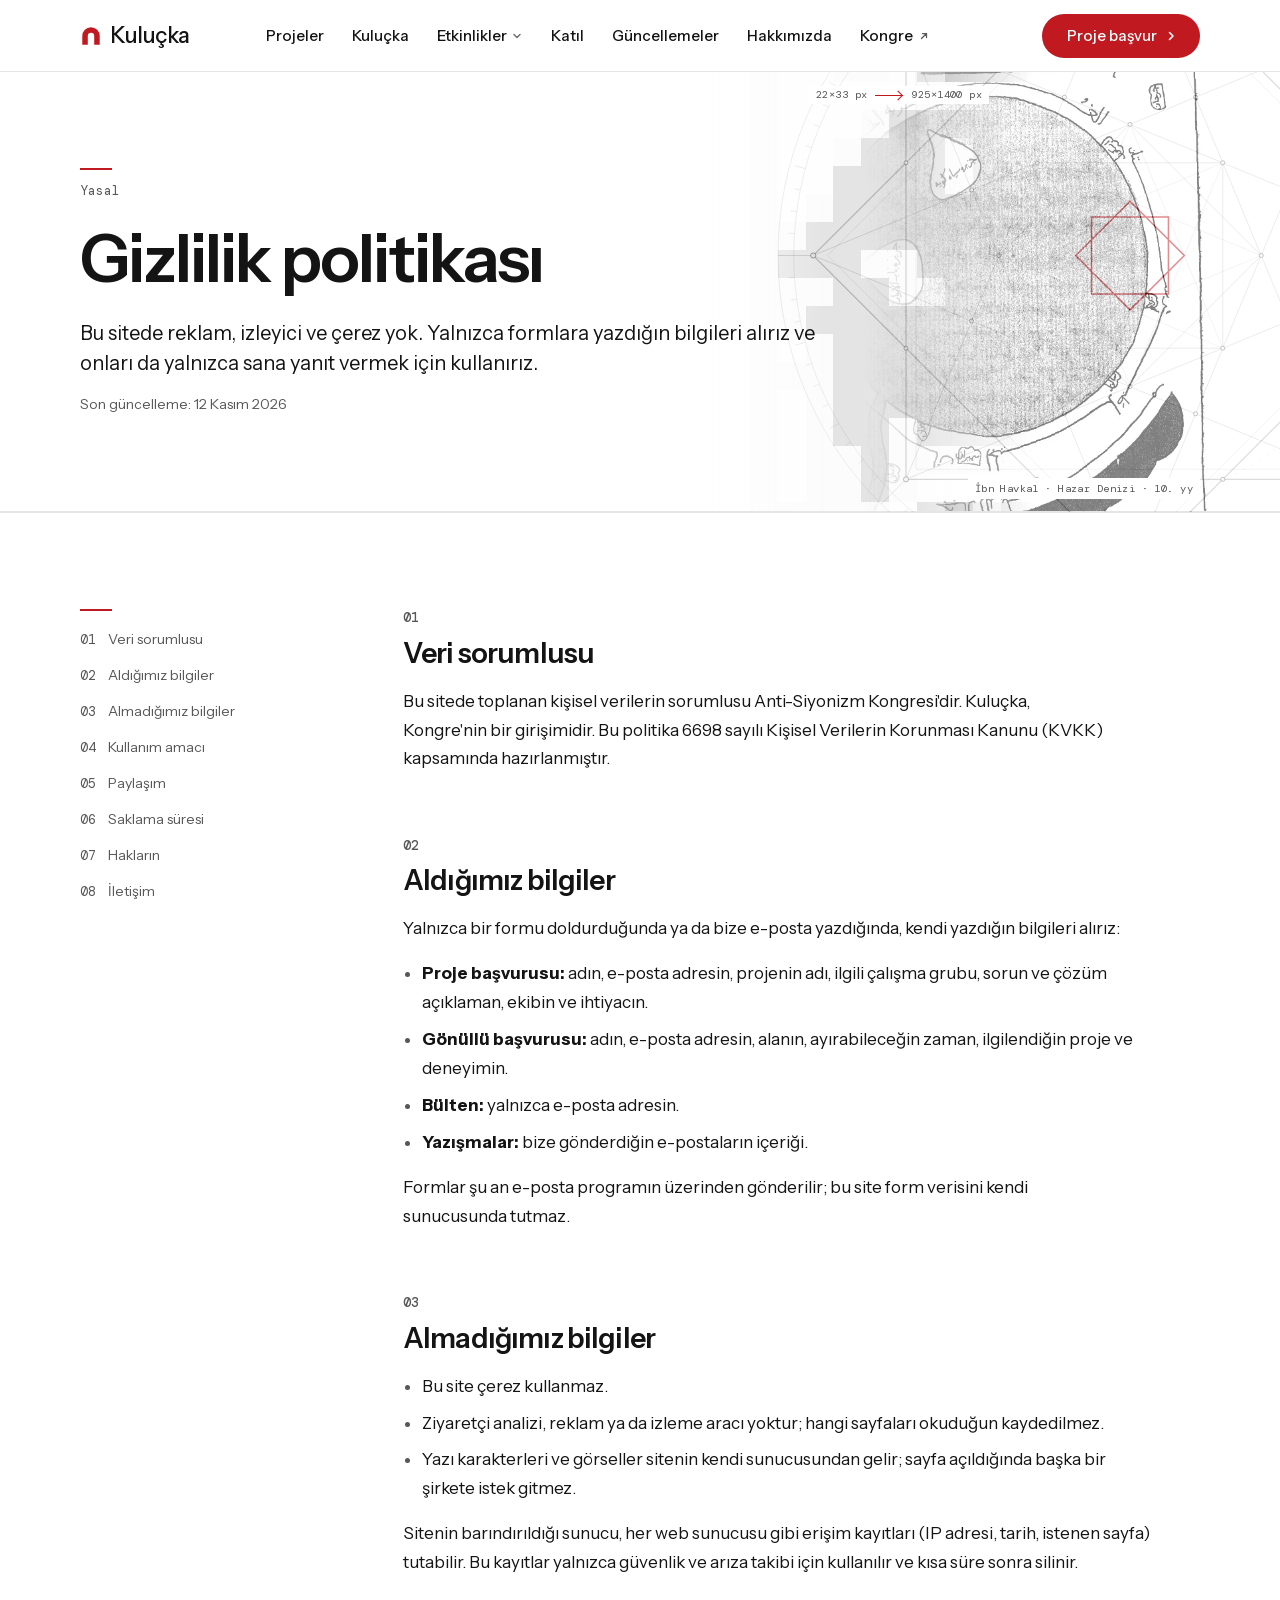
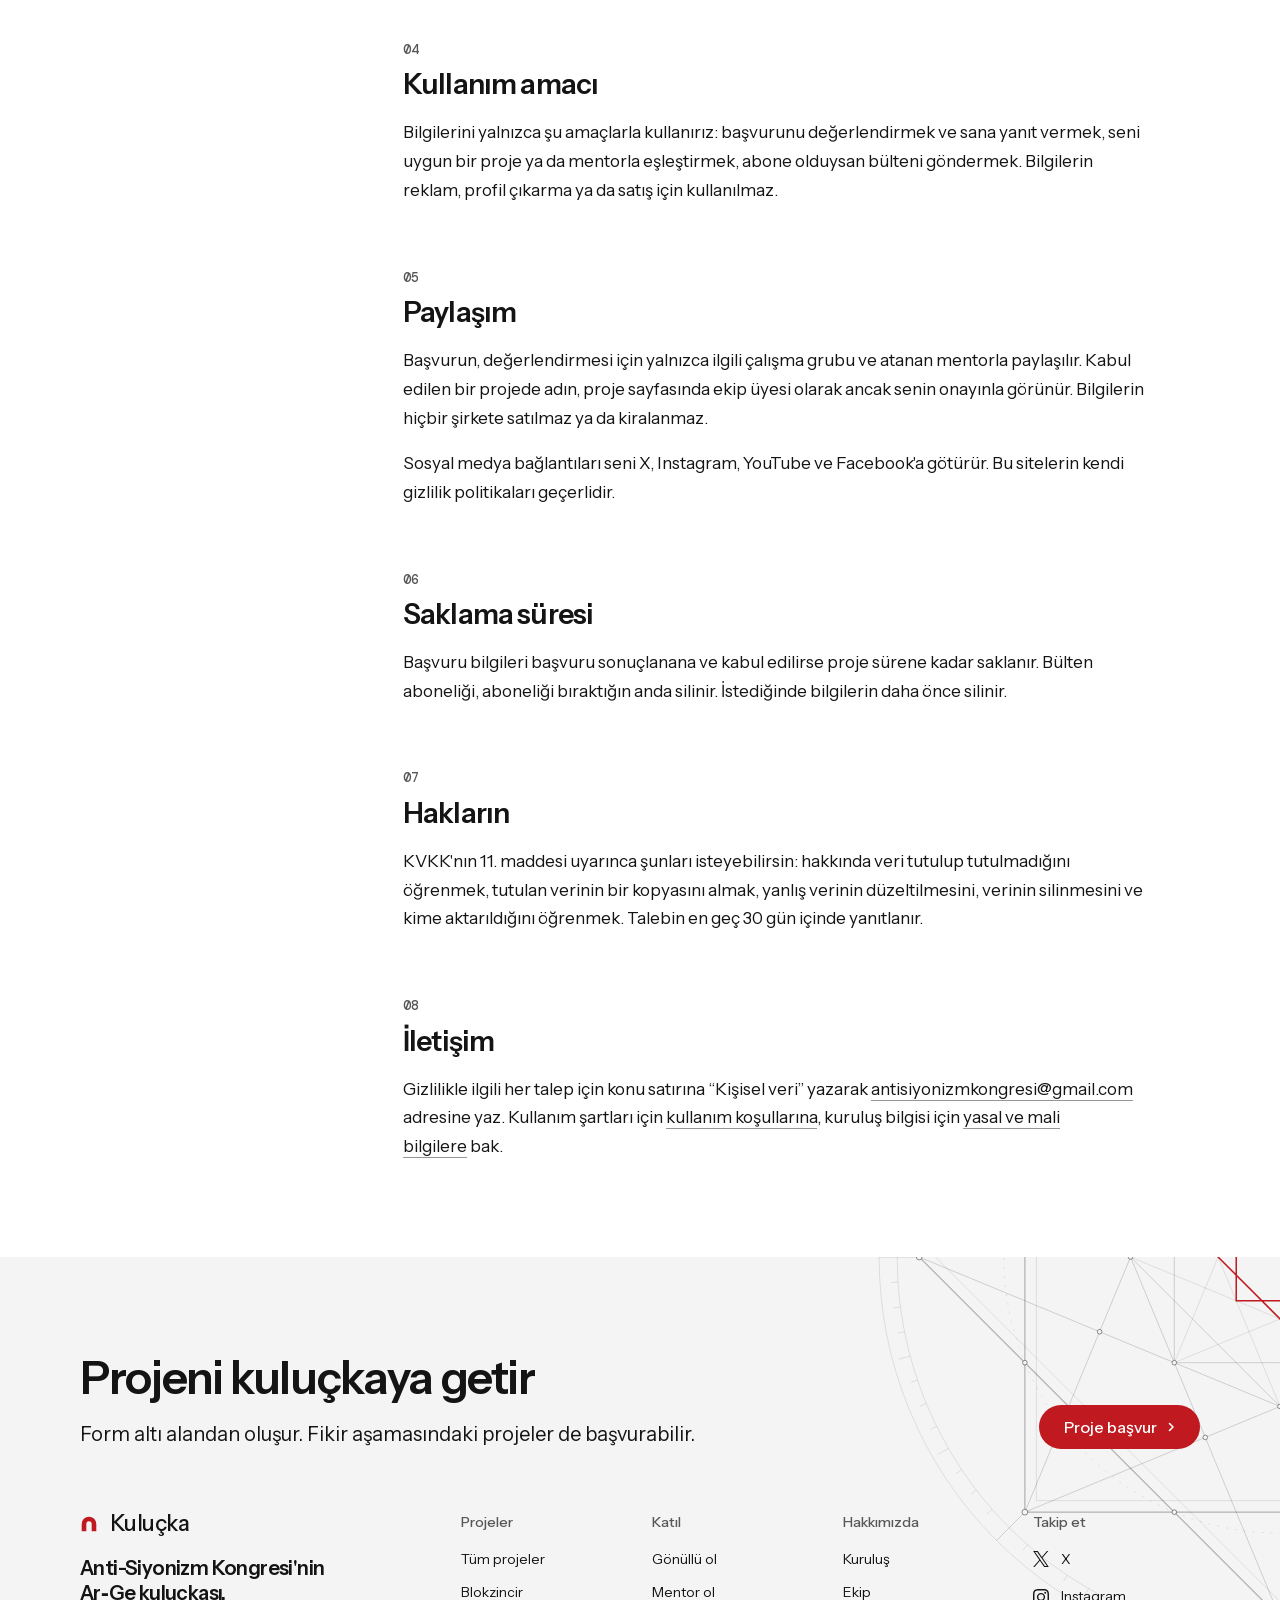
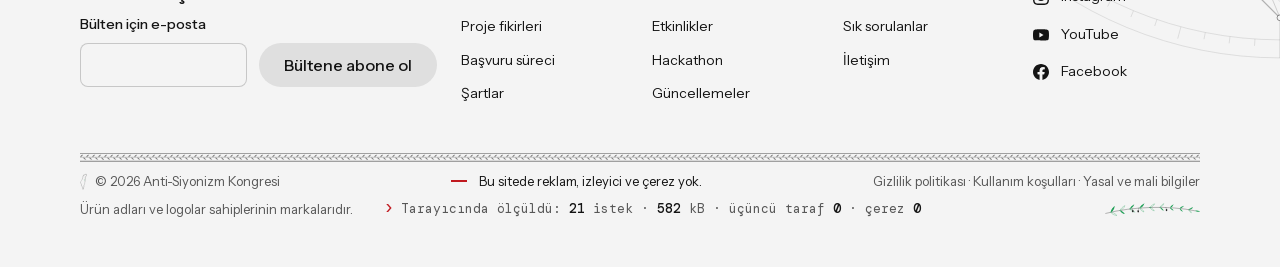
<file: gizlilik.html>
<!doctype html>
<html lang="tr" data-type="software" data-radius="soft" data-buttons="pill" data-motion>
<head>
<meta charset="utf-8">
<meta name="viewport" content="width=device-width, initial-scale=1, viewport-fit=cover">
<title>Gizlilik politikası: Kuluçka'nın kişisel verileri nasıl kullandığı</title>
<meta name="description" content="Kuluçka'nın formlarla aldığı kişisel verileri, bunları hangi amaçla kullandığını ve KVKK kapsamındaki haklarını anlatan gizlilik politikası.">
<meta property="og:type" content="website">
<meta property="og:title" content="Gizlilik politikası: Kuluçka'nın kişisel verileri nasıl kullandığı">
<meta property="og:description" content="Kuluçka'nın formlarla aldığı kişisel verileri, bunları hangi amaçla kullandığını ve KVKK kapsamındaki haklarını anlatan gizlilik politikası.">
<meta property="og:image" content="share.jpg">
<meta name="twitter:card" content="summary_large_image">
<link rel="icon" href="favicon.svg" type="image/svg+xml">
<meta name="theme-color" content="#ffffff">
<meta name="site-kind" content="software">
<meta name="page-type" content="software">
<link rel="preload" href="fonts/instrument-sans-400-700-latin.woff2" as="font" type="font/woff2" crossorigin>
<link rel="stylesheet" href="fonts/fonts.css">
<link rel="stylesheet" href="assets/system.css">
<link rel="stylesheet" href="assets/ui/cards.css">
<link rel="stylesheet" href="assets/motion/motion.css">
<link rel="stylesheet" href="assets/icons/icon.css">
<style>
:root {
  --p-bg: #ffffff; --p-surface: #f4f4f4; --p-ink: #141414; --p-muted: #575757;
  --p-accent: #c0191f; --p-accent-ink: #ffffff; --p-action: #c0191f; --p-action-ink: #ffffff;
  --p-inv-bg: #141414; --p-inv-surface: #222222; --p-inv-ink: #ffffff; --p-inv-muted: #a3a3a3;
  --p-inv-accent: #ffffff; --p-inv-accent-ink: #141414; --p-inv-action: #ffffff; --p-inv-action-ink: #141414;
  --font-display: "Instrument Sans", system-ui, sans-serif;
  --font-text: "Instrument Sans", system-ui, sans-serif;
  --font-mono: "DM Mono", ui-monospace, "SFMono-Regular", Menlo, Consolas, monospace;
  --display-weight: 600;
  --display-tracking: -0.03em;
  --display-tracking-xl: -0.038em;
  --display-stretch: 96%;
  --ly-scale: 1.04;
}
</style>

<link rel="stylesheet" href="site.css">
<script>document.documentElement.classList.add('m-enter');setTimeout(()=>document.documentElement.classList.add('m-enter-done'),700)</script>
</head>
<body class="alt" data-rozet="1">
<header class="nav">
  <div class="wrap nav__bar">
    <a class="skip-link" href="#top">İçeriğe geç</a>
    <a class="nav__logo" href="index.html"><span class="mark" data-mark="arc" aria-hidden="true"></span>Kuluçka</a>
    <nav class="nav__links" aria-label="Ana menü">
      <div class="nav__item"><a class="nav__link" href="projeler.html" data-yer="projeler">Projeler</a></div>
      <div class="nav__item"><a class="nav__link" href="kulucka.html" data-yer="kulucka">Kuluçka</a></div>
      <div class="nav__item">
        <a class="nav__link" href="etkinlikler.html" data-yer="etkinlikler">Etkinlikler <svg class="chev" viewBox="0 0 12 12" aria-hidden="true"><path d="M3 4.5l3 3 3-3" fill="none" stroke="currentColor" stroke-width="1.5" stroke-linecap="round" stroke-linejoin="round"/></svg></a>
        <div class="nav__menu">
          <div class="wrap grid">
            <div class="menu-col span-4">
              <p class="t-label">Yaklaşan</p>
              <a href="hackathon.html">Hackathon: teknoloji başkaldırısı<span>Sakarya. Tarihi belirlenecek.</span></a>
            </div>
            <div class="menu-col span-4">
              <p class="t-label">Hepsi</p>
              <a href="etkinlikler.html">Etkinlikler<span>Yaklaşan ve duyurulacak etkinlikler.</span></a>
            </div>
          </div>
        </div>
      </div>
      <div class="nav__item"><a class="nav__link" href="katil.html" data-yer="katil">Katıl</a></div>
      <div class="nav__item"><a class="nav__link" href="guncellemeler.html" data-yer="guncellemeler">Güncellemeler</a></div>
      <div class="nav__item"><a class="nav__link" href="hakkimizda.html" data-yer="hakkimizda">Hakkımızda</a></div>
      <div class="nav__item"><a class="nav__link nav__link--dis" href="https://antisiyonizmkongresi.org/" target="_blank" rel="noopener">Kongre<svg viewBox="0 0 12 12" width="10" height="10" aria-hidden="true"><path d="M3 9l6-6M4.2 3H9v4.8" fill="none" stroke="currentColor" stroke-width="1.5" stroke-linecap="round" stroke-linejoin="round"/></svg><span class="sr-only"> (yeni sekmede açılır)</span></a></div>
    </nav>
    <div class="nav__actions">
      <a class="btn btn--primary" href="kulucka.html#basvur">Proje başvur</a>
    </div>
    <button class="nav__toggle" type="button" aria-expanded="false" aria-label="Menü">
      <svg width="18" height="18" viewBox="0 0 18 18" aria-hidden="true"><path d="M2 5h14M2 13h14" stroke="currentColor" stroke-width="1.6" stroke-linecap="round"/></svg>
    </button>
  </div>
</header>

<main id="top">
<section class="basi" aria-labelledby="basi-h">
  <figure class="eser"><img class="eser__net" src="assets/img/eser/ibn-havkal.webp" srcset="assets/img/eser/ibn-havkal-k.webp 502w, assets/img/eser/ibn-havkal.webp 925w" sizes="(max-width: 639px) 70vw, (max-width: 1023px) 56vw, 660px" alt="İbn Havkal'ın Sûretü'l-Arz'ından Hazar Denizi haritası" width="925" height="1400" decoding="async"><img class="eser__piksel" src="assets/img/eser/ibn-havkal-p.png" alt="" width="925" height="1400" decoding="async" aria-hidden="true"><span class="eser__olcu" aria-hidden="true">22×33 px <i></i> 925×1400 px</span><figcaption class="eser__kunye">İbn Havkal · Hazar Denizi · 10. yy</figcaption></figure>
  <div class="wrap grid">
    <div class="span-8">
      <p class="kunye basi__ust"><span class="cizgi" aria-hidden="true"></span><span>Yasal</span></p>
      <h1 id="basi-h">Gizlilik politikası</h1>
      <p class="t-lead">Bu sitede reklam, izleyici ve çerez yok. Yalnızca formlara yazdığın bilgileri alırız ve onları da yalnızca sana yanıt vermek için kullanırız.</p>
      <p class="yazi__tarih">Son güncelleme: <time datetime="2026-11-12">12 Kasım 2026</time></p>
    </div>
  </div>
</section>

<section aria-labelledby="metin-h">
  <div class="wrap">
    <h2 class="sr-only" id="metin-h">Politikanın metni</h2>
    <div class="metin">
      <nav class="metin__icindekiler" aria-label="Bu sayfada">
        <ol>
          <li><a href="#sorumlu">Veri sorumlusu</a></li>
          <li><a href="#aldiklarimiz">Aldığımız bilgiler</a></li>
          <li><a href="#almadiklarimiz">Almadığımız bilgiler</a></li>
          <li><a href="#amac">Kullanım amacı</a></li>
          <li><a href="#paylasim">Paylaşım</a></li>
          <li><a href="#sure">Saklama süresi</a></li>
          <li><a href="#haklar">Hakların</a></li>
          <li><a href="#iletisim">İletişim</a></li>
        </ol>
      </nav>
      <div class="yazi">
        <h2 id="sorumlu">Veri sorumlusu</h2>
        <p>Bu sitede toplanan kişisel verilerin sorumlusu Anti-Siyonizm Kongresi'dir. Kuluçka, Kongre'nin bir girişimidir. Bu politika 6698 sayılı Kişisel Verilerin Korunması Kanunu (KVKK) kapsamında hazırlanmıştır.</p>

        <h2 id="aldiklarimiz">Aldığımız bilgiler</h2>
        <p>Yalnızca bir formu doldurduğunda ya da bize e-posta yazdığında, kendi yazdığın bilgileri alırız:</p>
        <ul>
          <li><strong>Proje başvurusu:</strong> adın, e-posta adresin, projenin adı, ilgili çalışma grubu, sorun ve çözüm açıklaman, ekibin ve ihtiyacın.</li>
          <li><strong>Gönüllü başvurusu:</strong> adın, e-posta adresin, alanın, ayırabileceğin zaman, ilgilendiğin proje ve deneyimin.</li>
          <li><strong>Bülten:</strong> yalnızca e-posta adresin.</li>
          <li><strong>Yazışmalar:</strong> bize gönderdiğin e-postaların içeriği.</li>
        </ul>
        <p>Formlar şu an e-posta programın üzerinden gönderilir; bu site form verisini kendi sunucusunda tutmaz.</p>

        <h2 id="almadiklarimiz">Almadığımız bilgiler</h2>
        <ul>
          <li>Bu site çerez kullanmaz.</li>
          <li>Ziyaretçi analizi, reklam ya da izleme aracı yoktur; hangi sayfaları okuduğun kaydedilmez.</li>
          <li>Yazı karakterleri ve görseller sitenin kendi sunucusundan gelir; sayfa açıldığında başka bir şirkete istek gitmez.</li>
        </ul>
        <p>Sitenin barındırıldığı sunucu, her web sunucusu gibi erişim kayıtları (IP adresi, tarih, istenen sayfa) tutabilir. Bu kayıtlar yalnızca güvenlik ve arıza takibi için kullanılır ve kısa süre sonra silinir.</p>

        <h2 id="amac">Kullanım amacı</h2>
        <p>Bilgilerini yalnızca şu amaçlarla kullanırız: başvurunu değerlendirmek ve sana yanıt vermek, seni uygun bir proje ya da mentorla eşleştirmek, abone olduysan bülteni göndermek. Bilgilerin reklam, profil çıkarma ya da satış için kullanılmaz.</p>

        <h2 id="paylasim">Paylaşım</h2>
        <p>Başvurun, değerlendirmesi için yalnızca ilgili çalışma grubu ve atanan mentorla paylaşılır. Kabul edilen bir projede adın, proje sayfasında ekip üyesi olarak ancak senin onayınla görünür. Bilgilerin hiçbir şirkete satılmaz ya da kiralanmaz.</p>
        <p>Sosyal medya bağlantıları seni X, Instagram, YouTube ve Facebook'a götürür. Bu sitelerin kendi gizlilik politikaları geçerlidir.</p>

        <h2 id="sure">Saklama süresi</h2>
        <p>Başvuru bilgileri başvuru sonuçlanana ve kabul edilirse proje sürene kadar saklanır. Bülten aboneliği, aboneliği bıraktığın anda silinir. İstediğinde bilgilerin daha önce silinir.</p>

        <h2 id="haklar">Hakların</h2>
        <p>KVKK'nın 11. maddesi uyarınca şunları isteyebilirsin: hakkında veri tutulup tutulmadığını öğrenmek, tutulan verinin bir kopyasını almak, yanlış verinin düzeltilmesini, verinin silinmesini ve kime aktarıldığını öğrenmek. Talebin en geç 30 gün içinde yanıtlanır.</p>

        <h2 id="iletisim">İletişim</h2>
        <p>Gizlilikle ilgili her talep için konu satırına “Kişisel veri” yazarak <a href="mailto:antisiyonizmkongresi@gmail.com?subject=Ki%C5%9Fisel%20veri">antisiyonizmkongresi@gmail.com</a> adresine yaz. Kullanım şartları için <a href="kosullar.html">kullanım koşullarına</a>, kuruluş bilgisi için <a href="yasal.html">yasal ve mali bilgilere</a> bak.</p>
      </div>
    </div>
  </div>
</section>
</main>

<footer class="footer closing ground-surface" id="contact" aria-labelledby="close-h">
  <div class="wrap">
    <div class="closing__cta">
      <div class="section-head--split">
        <div><h2 id="close-h">Projeni kuluçkaya getir</h2><p class="t-lead">Form altı alandan oluşur. Fikir aşamasındaki projeler de başvurabilir.</p></div>
        <a class="btn btn--primary" href="kulucka.html#basvur">Proje başvur<svg class="m-arrow" viewBox="0 0 12 12" aria-hidden="true"><path class="m-arrow__stem" d="M1 6h8"/><path class="m-arrow__head" d="M4.5 2.5 8 6l-3.5 3.5"/></svg></a>
      </div>
    </div>
        <div class="closing__links">
      <div class="grid">
        <div class="span-4 stack-4">
          <a class="nav__logo" href="index.html"><span class="mark" data-mark="arc" aria-hidden="true"></span>Kuluçka</a>
          <p class="footer__lede">Anti-Siyonizm Kongresi'nin Ar‑Ge kuluçkası.</p>
          <form class="form bulten" id="bulten" action="mailto:antisiyonizmkongresi@gmail.com?subject=B%C3%BClten%20aboneli%C4%9Fi" method="post" enctype="text/plain" data-endpoint="" data-sent="Bülten aboneliğin bize ulaştı." novalidate>
            <div class="field"><label for="b-eposta">Bülten için e-posta</label>
              <input id="b-eposta" name="eposta" type="email" autocomplete="email" inputmode="email" required aria-describedby="b-eposta-err"></div>
            <button class="btn btn--secondary" type="submit">Bültene abone ol</button>
            <p class="field__error" id="b-eposta-err" hidden>İçinde @ olan bir e-posta adresi yaz.</p>
            <p class="form__status" role="status" data-form-status></p>
          </form>
        </div>
        <div class="span-2 footer__col"><h3>Projeler</h3><ul>
          <li><a href="projeler.html">Tüm projeler</a></li>
          <li><a href="blokzincir.html">Blokzincir</a></li>
          <li><a href="projeler.html#fikirler">Proje fikirleri</a></li>
          <li><a href="kulucka.html#surec">Başvuru süreci</a></li>
          <li><a href="kulucka.html#sartlar">Şartlar</a></li>
        </ul></div>
        <div class="span-2 footer__col"><h3>Katıl</h3><ul>
          <li><a href="katil.html#gonullu">Gönüllü ol</a></li>
          <li><a href="katil.html#mentor">Mentor ol</a></li>
          <li><a href="etkinlikler.html">Etkinlikler</a></li>
          <li><a href="hackathon.html">Hackathon</a></li>
          <li><a href="guncellemeler.html">Güncellemeler</a></li>
        </ul></div>
        <div class="span-2 footer__col"><h3>Hakkımızda</h3><ul>
          <li><a href="hakkimizda.html">Kuruluş</a></li>
          <li><a href="ekip.html">Ekip</a></li>
          <li><a href="sss.html">Sık sorulanlar</a></li>
          <li><a href="iletisim.html">İletişim</a></li>
        </ul></div>
        <div class="span-2 footer__col"><h3>Takip et</h3><ul class="footer__sosyal">
          <li><a href="https://x.com/antisiyonizmk" rel="noopener"><svg viewBox="0 0 24 24" fill="currentColor" aria-hidden="true"><path d="M14.234 10.162 22.977 0h-2.072l-7.591 8.824L7.251 0H.258l9.168 13.343L.258 24H2.33l8.016-9.318L16.749 24h6.993zm-2.837 3.299-.929-1.329L3.076 1.56h3.182l5.965 8.532.929 1.329 7.754 11.09h-3.182z"/></svg>X</a></li>
          <li><a href="https://instagram.com/antisiyonizmkongresi" rel="noopener"><svg viewBox="0 0 24 24" fill="currentColor" aria-hidden="true"><path d="M7.0301.084c-1.2768.0602-2.1487.264-2.911.5634-.7888.3075-1.4575.72-2.1228 1.3877-.6652.6677-1.075 1.3368-1.3802 2.127-.2954.7638-.4956 1.6365-.552 2.914-.0564 1.2775-.0689 1.6882-.0626 4.947.0062 3.2586.0206 3.6671.0825 4.9473.061 1.2765.264 2.1482.5635 2.9107.308.7889.72 1.4573 1.388 2.1228.6679.6655 1.3365 1.0743 2.1285 1.38.7632.295 1.6361.4961 2.9134.552 1.2773.056 1.6884.069 4.9462.0627 3.2578-.0062 3.668-.0207 4.9478-.0814 1.28-.0607 2.147-.2652 2.9098-.5633.7889-.3086 1.4578-.72 2.1228-1.3881.665-.6682 1.0745-1.3378 1.3795-2.1284.2957-.7632.4966-1.636.552-2.9124.056-1.2809.0692-1.6898.063-4.948-.0063-3.2583-.021-3.6668-.0817-4.9465-.0607-1.2797-.264-2.1487-.5633-2.9117-.3084-.7889-.72-1.4568-1.3876-2.1228C21.2982 1.33 20.628.9208 19.8378.6165 19.074.321 18.2017.1197 16.9244.0645 15.6471.0093 15.236-.005 11.977.0014 8.718.0076 8.31.0215 7.0301.0839m.1402 21.6932c-1.17-.0509-1.8053-.2453-2.2287-.408-.5606-.216-.96-.4771-1.3819-.895-.422-.4178-.6811-.8186-.9-1.378-.1644-.4234-.3624-1.058-.4171-2.228-.0595-1.2645-.072-1.6442-.079-4.848-.007-3.2037.0053-3.583.0607-4.848.05-1.169.2456-1.805.408-2.2282.216-.5613.4762-.96.895-1.3816.4188-.4217.8184-.6814 1.3783-.9003.423-.1651 1.0575-.3614 2.227-.4171 1.2655-.06 1.6447-.072 4.848-.079 3.2033-.007 3.5835.005 4.8495.0608 1.169.0508 1.8053.2445 2.228.408.5608.216.96.4754 1.3816.895.4217.4194.6816.8176.9005 1.3787.1653.4217.3617 1.056.4169 2.2263.0602 1.2655.0739 1.645.0796 4.848.0058 3.203-.0055 3.5834-.061 4.848-.051 1.17-.245 1.8055-.408 2.2294-.216.5604-.4763.96-.8954 1.3814-.419.4215-.8181.6811-1.3783.9-.4224.1649-1.0577.3617-2.2262.4174-1.2656.0595-1.6448.072-4.8493.079-3.2045.007-3.5825-.006-4.848-.0608M16.953 5.5864A1.44 1.44 0 1 0 18.39 4.144a1.44 1.44 0 0 0-1.437 1.4424M5.8385 12.012c.0067 3.4032 2.7706 6.1557 6.173 6.1493 3.4026-.0065 6.157-2.7701 6.1506-6.1733-.0065-3.4032-2.771-6.1565-6.174-6.1498-3.403.0067-6.156 2.771-6.1496 6.1738M8 12.0077a4 4 0 1 1 4.008 3.9921A3.9996 3.9996 0 0 1 8 12.0077"/></svg>Instagram</a></li>
          <li><a href="https://youtube.com/@ASKongresi" rel="noopener"><svg viewBox="0 0 24 24" fill="currentColor" aria-hidden="true"><path d="M23.498 6.186a3.016 3.016 0 0 0-2.122-2.136C19.505 3.545 12 3.545 12 3.545s-7.505 0-9.377.505A3.017 3.017 0 0 0 .502 6.186C0 8.07 0 12 0 12s0 3.93.502 5.814a3.016 3.016 0 0 0 2.122 2.136c1.871.505 9.376.505 9.376.505s7.505 0 9.377-.505a3.015 3.015 0 0 0 2.122-2.136C24 15.93 24 12 24 12s0-3.93-.502-5.814zM9.545 15.568V8.432L15.818 12l-6.273 3.568z"/></svg>YouTube</a></li>
          <li><a href="https://www.facebook.com/people/Anti-Siyonizm-Kongresi/61582079376594/" rel="noopener"><svg viewBox="0 0 256 256" aria-hidden="true"><defs><mask id="k-facebook" maskUnits="userSpaceOnUse" x="0" y="0" width="256" height="256"><path d="M256,128 C256,57.3075 198.6925,0 128,0 C57.3075,0 0,57.3075 0,128 C0,191.8885 46.80775,244.8425 108,254.445 L108,165 L75.5,165 L75.5,128 L108,128 L108,99.8 C108,67.72 127.1095,50 156.3475,50 C170.35175,50 185,52.5 185,52.5 L185,84 L168.8595,84 C152.95875,84 148,93.86675 148,103.98925 L148,128 L183.5,128 L177.825,165 L148,165 L148,254.445 C209.19225,244.8425 256,191.8885 256,128" fill="#fff"/><path d="M177.825,165 L183.5,128 L148,128 L148,103.98925 C148,93.86675 152.95875,84 168.8595,84 L185,84 L185,52.5 C185,52.5 170.35175,50 156.3475,50 C127.1095,50 108,67.72 108,99.8 L108,128 L75.5,128 L75.5,165 L108,165 L108,254.445 C114.51675,255.4675 121.196,256 128,256 C134.804,256 141.48325,255.4675 148,254.445 L148,165 L177.825,165" fill="#000"/></mask></defs><rect width="256" height="256" fill="currentColor" mask="url(#k-facebook)"/></svg>Facebook</a></li>
        </ul></div>
      </div>
      <div class="footer__legal">
        <span class="telif"><img src="assets/grafik/filistin.svg" alt="" width="9" height="22" loading="lazy" decoding="async">&copy; 2026 Anti-Siyonizm Kongresi</span>
        <span class="ilke"><span class="cizgi" aria-hidden="true"></span>Bu sitede reklam, izleyici ve çerez yok.</span>
        <span><a href="gizlilik.html">Gizlilik politikası</a> · <a href="kosullar.html">Kullanım koşulları</a> · <a href="yasal.html">Yasal ve mali bilgiler</a></span>
        <span class="footer__not"><span>Ürün adları ve logolar sahiplerinin markalarıdır.</span></span>
        <p class="olcu" data-olcu hidden><b>&gt;</b> Tarayıcında ölçüldü: <span data-olcu-istek>0</span> istek <span>· <span data-olcu-kb>0</span> kB</span> · üçüncü taraf <span data-olcu-uc>0</span> · çerez <span data-olcu-cerez>0</span></p>
        <img class="footer__zeytin" src="assets/grafik/zeytin.svg" alt="" width="110" height="21" loading="lazy" decoding="async" aria-hidden="true">
      </div>
    </div>
      </div>
</footer>

<script type="module" src="assets/system.js"></script>
<script type="module" src="assets/motion/motion.js"></script>
<script type="module" src="siber.js"></script>
</body>
</html>
</file>
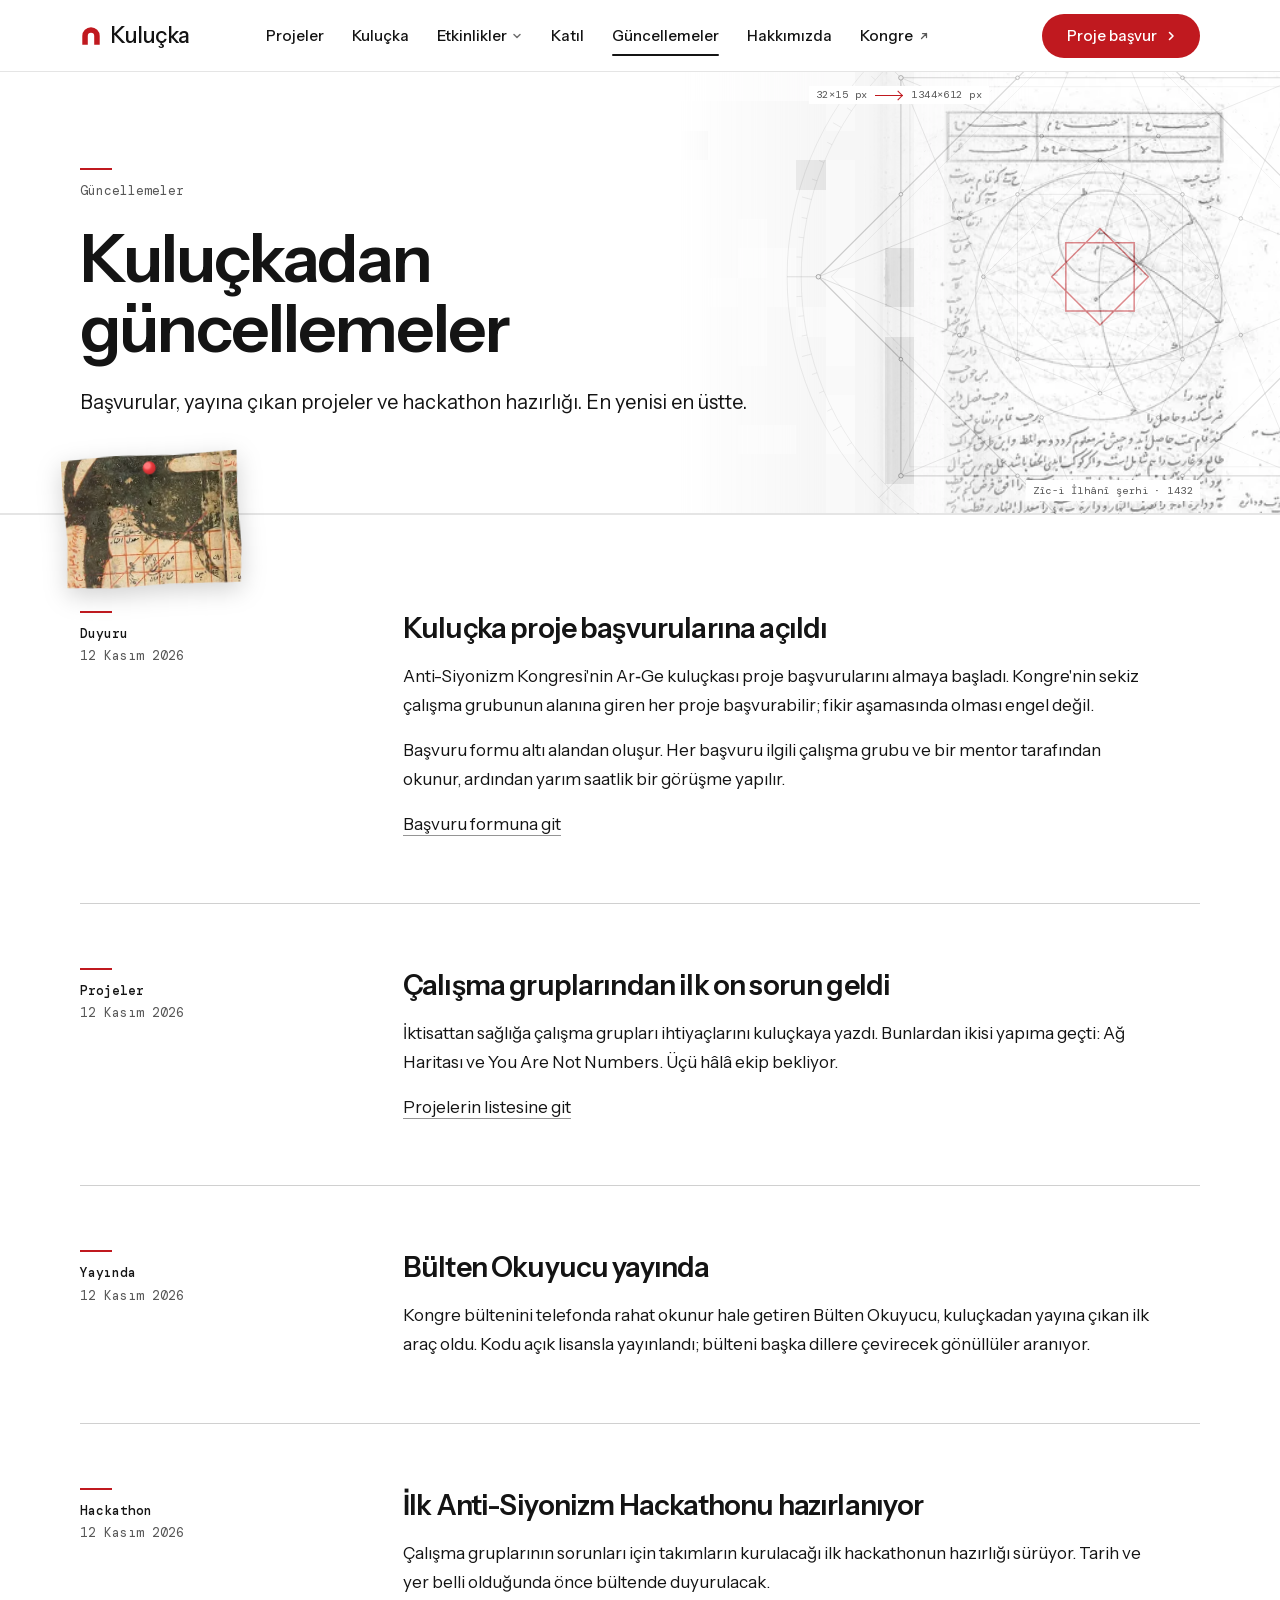
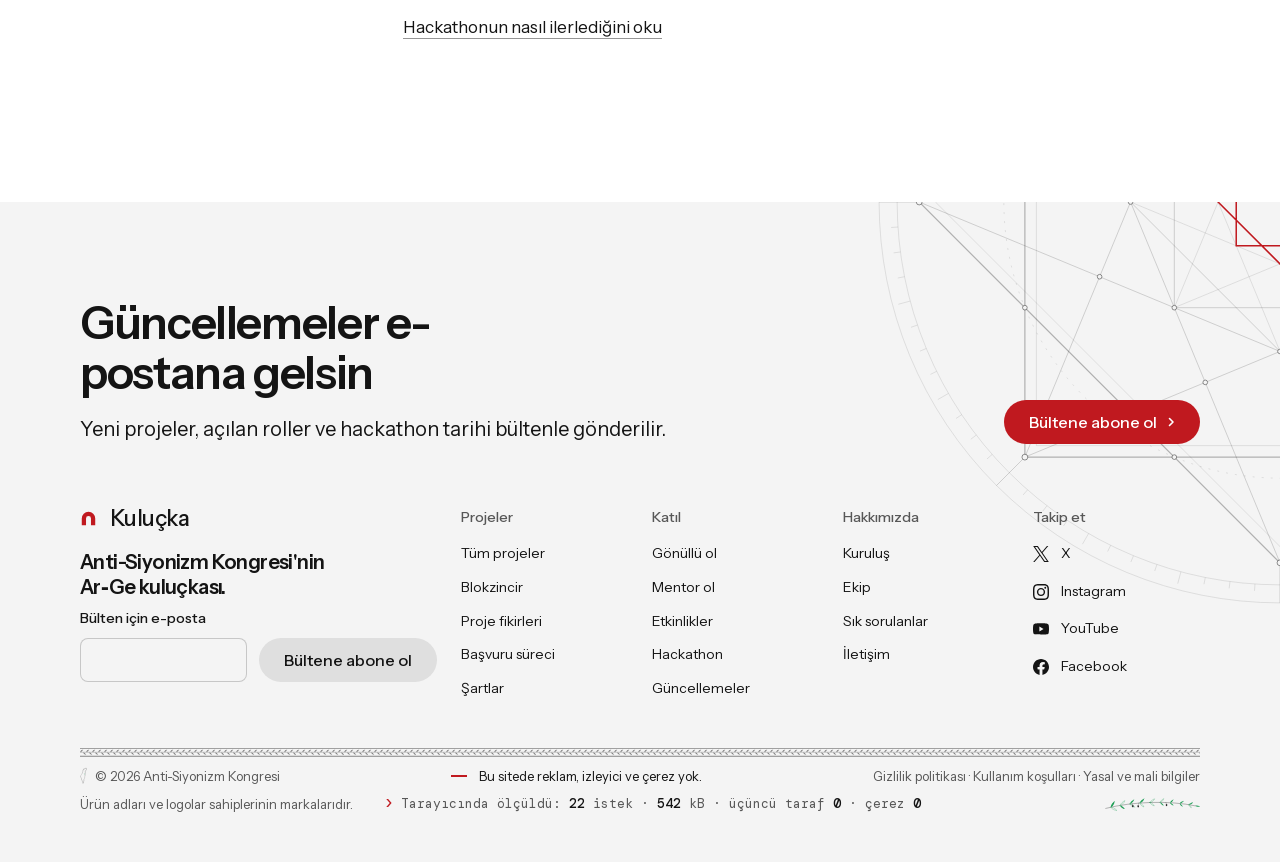
<file: guncellemeler.html>
<!doctype html>
<html lang="tr" data-type="software" data-radius="soft" data-buttons="pill" data-motion>
<head>
<meta charset="utf-8">
<meta name="viewport" content="width=device-width, initial-scale=1, viewport-fit=cover">
<title>Güncellemeler: Kuluçka'dan proje ve hackathon haberleri</title>
<meta name="description" content="Kuluçka'nın duyuruları: başvuruların açılması, çalışma gruplarından gelen sorunlar, yayına çıkan projeler ve hackathon hazırlığı.">
<meta property="og:type" content="website">
<meta property="og:title" content="Güncellemeler: Kuluçka'dan proje ve hackathon haberleri">
<meta property="og:description" content="Kuluçka'nın duyuruları: başvuruların açılması, çalışma gruplarından gelen sorunlar, yayına çıkan projeler ve hackathon hazırlığı.">
<meta property="og:image" content="share.jpg">
<meta name="twitter:card" content="summary_large_image">
<link rel="icon" href="favicon.svg" type="image/svg+xml">
<meta name="theme-color" content="#ffffff">
<meta name="site-kind" content="software">
<meta name="page-type" content="software">
<link rel="preload" href="fonts/instrument-sans-400-700-latin.woff2" as="font" type="font/woff2" crossorigin>
<link rel="stylesheet" href="fonts/fonts.css">
<link rel="stylesheet" href="assets/system.css">
<link rel="stylesheet" href="assets/ui/cards.css">
<link rel="stylesheet" href="assets/motion/motion.css">
<link rel="stylesheet" href="assets/icons/icon.css">
<style>
:root {
  --p-bg: #ffffff; --p-surface: #f4f4f4; --p-ink: #141414; --p-muted: #575757;
  --p-accent: #c0191f; --p-accent-ink: #ffffff; --p-action: #c0191f; --p-action-ink: #ffffff;
  --p-inv-bg: #141414; --p-inv-surface: #222222; --p-inv-ink: #ffffff; --p-inv-muted: #a3a3a3;
  --p-inv-accent: #ffffff; --p-inv-accent-ink: #141414; --p-inv-action: #ffffff; --p-inv-action-ink: #141414;
  --font-display: "Instrument Sans", system-ui, sans-serif;
  --font-text: "Instrument Sans", system-ui, sans-serif;
  --font-mono: "DM Mono", ui-monospace, "SFMono-Regular", Menlo, Consolas, monospace;
  --display-weight: 600;
  --display-tracking: -0.03em;
  --display-tracking-xl: -0.038em;
  --display-stretch: 96%;
  --ly-scale: 1.04;
}
</style>

<link rel="stylesheet" href="site.css">
<script>document.documentElement.classList.add('m-enter');setTimeout(()=>document.documentElement.classList.add('m-enter-done'),700)</script>
</head>
<body class="alt" data-rozet="2">
<header class="nav">
  <div class="wrap nav__bar">
    <a class="skip-link" href="#top">İçeriğe geç</a>
    <a class="nav__logo" href="index.html"><span class="mark" data-mark="arc" aria-hidden="true"></span>Kuluçka</a>
    <nav class="nav__links" aria-label="Ana menü">
      <div class="nav__item"><a class="nav__link" href="projeler.html" data-yer="projeler">Projeler</a></div>
      <div class="nav__item"><a class="nav__link" href="kulucka.html" data-yer="kulucka">Kuluçka</a></div>
      <div class="nav__item">
        <a class="nav__link" href="etkinlikler.html" data-yer="etkinlikler">Etkinlikler <svg class="chev" viewBox="0 0 12 12" aria-hidden="true"><path d="M3 4.5l3 3 3-3" fill="none" stroke="currentColor" stroke-width="1.5" stroke-linecap="round" stroke-linejoin="round"/></svg></a>
        <div class="nav__menu">
          <div class="wrap grid">
            <div class="menu-col span-4">
              <p class="t-label">Yaklaşan</p>
              <a href="hackathon.html">Hackathon: teknoloji başkaldırısı<span>Sakarya. Tarihi belirlenecek.</span></a>
            </div>
            <div class="menu-col span-4">
              <p class="t-label">Hepsi</p>
              <a href="etkinlikler.html">Etkinlikler<span>Yaklaşan ve duyurulacak etkinlikler.</span></a>
            </div>
          </div>
        </div>
      </div>
      <div class="nav__item"><a class="nav__link" href="katil.html" data-yer="katil">Katıl</a></div>
      <div class="nav__item"><a class="nav__link" href="guncellemeler.html" data-yer="guncellemeler" aria-current="page">Güncellemeler</a></div>
      <div class="nav__item"><a class="nav__link" href="hakkimizda.html" data-yer="hakkimizda">Hakkımızda</a></div>
      <div class="nav__item"><a class="nav__link nav__link--dis" href="https://antisiyonizmkongresi.org/" target="_blank" rel="noopener">Kongre<svg viewBox="0 0 12 12" width="10" height="10" aria-hidden="true"><path d="M3 9l6-6M4.2 3H9v4.8" fill="none" stroke="currentColor" stroke-width="1.5" stroke-linecap="round" stroke-linejoin="round"/></svg><span class="sr-only"> (yeni sekmede açılır)</span></a></div>
    </nav>
    <div class="nav__actions">
      <a class="btn btn--primary" href="kulucka.html#basvur">Proje başvur</a>
    </div>
    <button class="nav__toggle" type="button" aria-expanded="false" aria-label="Menü">
      <svg width="18" height="18" viewBox="0 0 18 18" aria-hidden="true"><path d="M2 5h14M2 13h14" stroke="currentColor" stroke-width="1.6" stroke-linecap="round"/></svg>
    </button>
  </div>
</header>

<main id="top">
<section class="basi" aria-labelledby="basi-h">
  <figure class="eser"><img class="eser__net" src="assets/img/eser/zic.webp" srcset="assets/img/eser/zic-k.webp 760w, assets/img/eser/zic.webp 1344w" sizes="(max-width: 639px) 70vw, (max-width: 1023px) 56vw, 660px" alt="Zîc-i İlhânî şerhinden gök küresi çizimleri" width="1344" height="612" decoding="async"><img class="eser__piksel" src="assets/img/eser/zic-p.png" alt="" width="1344" height="612" decoding="async" aria-hidden="true"><span class="eser__olcu" aria-hidden="true">32×15 px <i></i> 1344×612 px</span><figcaption class="eser__kunye">Zîc-i İlhânî şerhi · 1432</figcaption></figure>
  <div class="wrap grid">
    <div class="span-8">
      <p class="kunye basi__ust"><span class="cizgi" aria-hidden="true"></span><span>Güncellemeler</span></p>
      <h1 id="basi-h">Kuluçkadan güncellemeler</h1>
      <p class="t-lead">Başvurular, yayına çıkan projeler ve hackathon hazırlığı. En yenisi en üstte.</p>
    </div>
  </div>
</section>

<section aria-labelledby="akis-h">
  <figure class="asi asi--bas asi--igne asi--k1" style="--r: -3deg; --w: 176px"><img src="assets/img/asi/mustevfi-kenar.webp" srcset="assets/img/asi/mustevfi-kenar-k.webp 260w, assets/img/asi/mustevfi-kenar.webp 520w" sizes="176px" alt="Müstevfî haritasından ayrıntı: koyu kara parçası ve ızgara" width="520" height="390" loading="lazy" decoding="async"><figcaption class="sr-only">Hamdullah Müstevfî, Nüzhetü'l-Kulûb haritası</figcaption></figure>
  <div class="wrap">
    <h2 class="sr-only" id="akis-h">Yazılar</h2>
    <div class="akis">
      <article id="basvurular-acildi" aria-labelledby="y1">
        <div class="akis__meta"><b>Duyuru</b><time datetime="2026-11-12" data-assumed>12 Kasım 2026</time></div>
        <div>
          <h2 id="y1">Kuluçka proje başvurularına açıldı</h2>
          <div class="yazi">
            <p>Anti-Siyonizm Kongresi'nin Ar‑Ge kuluçkası proje başvurularını almaya başladı. Kongre'nin sekiz çalışma grubunun alanına giren her proje başvurabilir; fikir aşamasında olması engel değil.</p>
            <p>Başvuru formu altı alandan oluşur. Her başvuru ilgili çalışma grubu ve bir mentor tarafından okunur, ardından yarım saatlik bir görüşme yapılır.</p>
            <p><a href="kulucka.html#basvur">Başvuru formuna git</a></p>
          </div>
        </div>
      </article>
      <article id="ilk-sorunlar" aria-labelledby="y2">
        <div class="akis__meta"><b>Projeler</b><time datetime="2026-11-12" data-assumed>12 Kasım 2026</time></div>
        <div>
          <h2 id="y2">Çalışma gruplarından ilk on sorun geldi</h2>
          <div class="yazi">
            <p>İktisattan sağlığa çalışma grupları ihtiyaçlarını kuluçkaya yazdı. Bunlardan ikisi yapıma geçti: Ağ Haritası ve You Are Not Numbers. Üçü hâlâ ekip bekliyor.</p>
            <p><a href="projeler.html">Projelerin listesine git</a></p>
          </div>
        </div>
      </article>
      <article id="bulten-okuyucu" aria-labelledby="y3">
        <div class="akis__meta"><b>Yayında</b><time datetime="2026-11-12" data-assumed>12 Kasım 2026</time></div>
        <div>
          <h2 id="y3">Bülten Okuyucu yayında</h2>
          <div class="yazi">
            <p>Kongre bültenini telefonda rahat okunur hale getiren Bülten Okuyucu, kuluçkadan yayına çıkan ilk araç oldu. Kodu açık lisansla yayınlandı; bülteni başka dillere çevirecek gönüllüler aranıyor.</p>
          </div>
        </div>
      </article>
      <article id="hackathon-hazirligi" aria-labelledby="y4">
        <div class="akis__meta"><b>Hackathon</b><time datetime="2026-11-12" data-assumed>12 Kasım 2026</time></div>
        <div>
          <h2 id="y4">İlk Anti-Siyonizm Hackathonu hazırlanıyor</h2>
          <div class="yazi">
            <p>Çalışma gruplarının sorunları için takımların kurulacağı ilk hackathonun hazırlığı sürüyor. Tarih ve yer belli olduğunda önce bültende duyurulacak.</p>
            <p><a href="hackathon.html">Hackathonun nasıl ilerlediğini oku</a></p>
          </div>
        </div>
      </article>
    </div>
  </div>
</section>
</main>

<footer class="footer closing ground-surface" id="contact" aria-labelledby="close-h">
  <div class="wrap">
    <div class="closing__cta">
      <div class="section-head--split">
        <div><h2 id="close-h">Güncellemeler e-postana gelsin</h2><p class="t-lead">Yeni projeler, açılan roller ve hackathon tarihi bültenle gönderilir.</p></div>
        <a class="btn btn--primary" href="#bulten">Bültene abone ol<svg class="m-arrow" viewBox="0 0 12 12" aria-hidden="true"><path class="m-arrow__stem" d="M1 6h8"/><path class="m-arrow__head" d="M4.5 2.5 8 6l-3.5 3.5"/></svg></a>
      </div>
    </div>
        <div class="closing__links">
      <div class="grid">
        <div class="span-4 stack-4">
          <a class="nav__logo" href="index.html"><span class="mark" data-mark="arc" aria-hidden="true"></span>Kuluçka</a>
          <p class="footer__lede">Anti-Siyonizm Kongresi'nin Ar‑Ge kuluçkası.</p>
          <form class="form bulten" id="bulten" action="mailto:antisiyonizmkongresi@gmail.com?subject=B%C3%BClten%20aboneli%C4%9Fi" method="post" enctype="text/plain" data-endpoint="" data-sent="Bülten aboneliğin bize ulaştı." novalidate>
            <div class="field"><label for="b-eposta">Bülten için e-posta</label>
              <input id="b-eposta" name="eposta" type="email" autocomplete="email" inputmode="email" required aria-describedby="b-eposta-err"></div>
            <button class="btn btn--secondary" type="submit">Bültene abone ol</button>
            <p class="field__error" id="b-eposta-err" hidden>İçinde @ olan bir e-posta adresi yaz.</p>
            <p class="form__status" role="status" data-form-status></p>
          </form>
        </div>
        <div class="span-2 footer__col"><h3>Projeler</h3><ul>
          <li><a href="projeler.html">Tüm projeler</a></li>
          <li><a href="blokzincir.html">Blokzincir</a></li>
          <li><a href="projeler.html#fikirler">Proje fikirleri</a></li>
          <li><a href="kulucka.html#surec">Başvuru süreci</a></li>
          <li><a href="kulucka.html#sartlar">Şartlar</a></li>
        </ul></div>
        <div class="span-2 footer__col"><h3>Katıl</h3><ul>
          <li><a href="katil.html#gonullu">Gönüllü ol</a></li>
          <li><a href="katil.html#mentor">Mentor ol</a></li>
          <li><a href="etkinlikler.html">Etkinlikler</a></li>
          <li><a href="hackathon.html">Hackathon</a></li>
          <li><a href="guncellemeler.html">Güncellemeler</a></li>
        </ul></div>
        <div class="span-2 footer__col"><h3>Hakkımızda</h3><ul>
          <li><a href="hakkimizda.html">Kuruluş</a></li>
          <li><a href="ekip.html">Ekip</a></li>
          <li><a href="sss.html">Sık sorulanlar</a></li>
          <li><a href="iletisim.html">İletişim</a></li>
        </ul></div>
        <div class="span-2 footer__col"><h3>Takip et</h3><ul class="footer__sosyal">
          <li><a href="https://x.com/antisiyonizmk" rel="noopener"><svg viewBox="0 0 24 24" fill="currentColor" aria-hidden="true"><path d="M14.234 10.162 22.977 0h-2.072l-7.591 8.824L7.251 0H.258l9.168 13.343L.258 24H2.33l8.016-9.318L16.749 24h6.993zm-2.837 3.299-.929-1.329L3.076 1.56h3.182l5.965 8.532.929 1.329 7.754 11.09h-3.182z"/></svg>X</a></li>
          <li><a href="https://instagram.com/antisiyonizmkongresi" rel="noopener"><svg viewBox="0 0 24 24" fill="currentColor" aria-hidden="true"><path d="M7.0301.084c-1.2768.0602-2.1487.264-2.911.5634-.7888.3075-1.4575.72-2.1228 1.3877-.6652.6677-1.075 1.3368-1.3802 2.127-.2954.7638-.4956 1.6365-.552 2.914-.0564 1.2775-.0689 1.6882-.0626 4.947.0062 3.2586.0206 3.6671.0825 4.9473.061 1.2765.264 2.1482.5635 2.9107.308.7889.72 1.4573 1.388 2.1228.6679.6655 1.3365 1.0743 2.1285 1.38.7632.295 1.6361.4961 2.9134.552 1.2773.056 1.6884.069 4.9462.0627 3.2578-.0062 3.668-.0207 4.9478-.0814 1.28-.0607 2.147-.2652 2.9098-.5633.7889-.3086 1.4578-.72 2.1228-1.3881.665-.6682 1.0745-1.3378 1.3795-2.1284.2957-.7632.4966-1.636.552-2.9124.056-1.2809.0692-1.6898.063-4.948-.0063-3.2583-.021-3.6668-.0817-4.9465-.0607-1.2797-.264-2.1487-.5633-2.9117-.3084-.7889-.72-1.4568-1.3876-2.1228C21.2982 1.33 20.628.9208 19.8378.6165 19.074.321 18.2017.1197 16.9244.0645 15.6471.0093 15.236-.005 11.977.0014 8.718.0076 8.31.0215 7.0301.0839m.1402 21.6932c-1.17-.0509-1.8053-.2453-2.2287-.408-.5606-.216-.96-.4771-1.3819-.895-.422-.4178-.6811-.8186-.9-1.378-.1644-.4234-.3624-1.058-.4171-2.228-.0595-1.2645-.072-1.6442-.079-4.848-.007-3.2037.0053-3.583.0607-4.848.05-1.169.2456-1.805.408-2.2282.216-.5613.4762-.96.895-1.3816.4188-.4217.8184-.6814 1.3783-.9003.423-.1651 1.0575-.3614 2.227-.4171 1.2655-.06 1.6447-.072 4.848-.079 3.2033-.007 3.5835.005 4.8495.0608 1.169.0508 1.8053.2445 2.228.408.5608.216.96.4754 1.3816.895.4217.4194.6816.8176.9005 1.3787.1653.4217.3617 1.056.4169 2.2263.0602 1.2655.0739 1.645.0796 4.848.0058 3.203-.0055 3.5834-.061 4.848-.051 1.17-.245 1.8055-.408 2.2294-.216.5604-.4763.96-.8954 1.3814-.419.4215-.8181.6811-1.3783.9-.4224.1649-1.0577.3617-2.2262.4174-1.2656.0595-1.6448.072-4.8493.079-3.2045.007-3.5825-.006-4.848-.0608M16.953 5.5864A1.44 1.44 0 1 0 18.39 4.144a1.44 1.44 0 0 0-1.437 1.4424M5.8385 12.012c.0067 3.4032 2.7706 6.1557 6.173 6.1493 3.4026-.0065 6.157-2.7701 6.1506-6.1733-.0065-3.4032-2.771-6.1565-6.174-6.1498-3.403.0067-6.156 2.771-6.1496 6.1738M8 12.0077a4 4 0 1 1 4.008 3.9921A3.9996 3.9996 0 0 1 8 12.0077"/></svg>Instagram</a></li>
          <li><a href="https://youtube.com/@ASKongresi" rel="noopener"><svg viewBox="0 0 24 24" fill="currentColor" aria-hidden="true"><path d="M23.498 6.186a3.016 3.016 0 0 0-2.122-2.136C19.505 3.545 12 3.545 12 3.545s-7.505 0-9.377.505A3.017 3.017 0 0 0 .502 6.186C0 8.07 0 12 0 12s0 3.93.502 5.814a3.016 3.016 0 0 0 2.122 2.136c1.871.505 9.376.505 9.376.505s7.505 0 9.377-.505a3.015 3.015 0 0 0 2.122-2.136C24 15.93 24 12 24 12s0-3.93-.502-5.814zM9.545 15.568V8.432L15.818 12l-6.273 3.568z"/></svg>YouTube</a></li>
          <li><a href="https://www.facebook.com/people/Anti-Siyonizm-Kongresi/61582079376594/" rel="noopener"><svg viewBox="0 0 256 256" aria-hidden="true"><defs><mask id="k-facebook" maskUnits="userSpaceOnUse" x="0" y="0" width="256" height="256"><path d="M256,128 C256,57.3075 198.6925,0 128,0 C57.3075,0 0,57.3075 0,128 C0,191.8885 46.80775,244.8425 108,254.445 L108,165 L75.5,165 L75.5,128 L108,128 L108,99.8 C108,67.72 127.1095,50 156.3475,50 C170.35175,50 185,52.5 185,52.5 L185,84 L168.8595,84 C152.95875,84 148,93.86675 148,103.98925 L148,128 L183.5,128 L177.825,165 L148,165 L148,254.445 C209.19225,244.8425 256,191.8885 256,128" fill="#fff"/><path d="M177.825,165 L183.5,128 L148,128 L148,103.98925 C148,93.86675 152.95875,84 168.8595,84 L185,84 L185,52.5 C185,52.5 170.35175,50 156.3475,50 C127.1095,50 108,67.72 108,99.8 L108,128 L75.5,128 L75.5,165 L108,165 L108,254.445 C114.51675,255.4675 121.196,256 128,256 C134.804,256 141.48325,255.4675 148,254.445 L148,165 L177.825,165" fill="#000"/></mask></defs><rect width="256" height="256" fill="currentColor" mask="url(#k-facebook)"/></svg>Facebook</a></li>
        </ul></div>
      </div>
      <div class="footer__legal">
        <span class="telif"><img src="assets/grafik/filistin.svg" alt="" width="9" height="22" loading="lazy" decoding="async">&copy; 2026 Anti-Siyonizm Kongresi</span>
        <span class="ilke"><span class="cizgi" aria-hidden="true"></span>Bu sitede reklam, izleyici ve çerez yok.</span>
        <span><a href="gizlilik.html">Gizlilik politikası</a> · <a href="kosullar.html">Kullanım koşulları</a> · <a href="yasal.html">Yasal ve mali bilgiler</a></span>
        <span class="footer__not"><span>Ürün adları ve logolar sahiplerinin markalarıdır.</span></span>
        <p class="olcu" data-olcu hidden><b>&gt;</b> Tarayıcında ölçüldü: <span data-olcu-istek>0</span> istek <span>· <span data-olcu-kb>0</span> kB</span> · üçüncü taraf <span data-olcu-uc>0</span> · çerez <span data-olcu-cerez>0</span></p>
        <img class="footer__zeytin" src="assets/grafik/zeytin.svg" alt="" width="110" height="21" loading="lazy" decoding="async" aria-hidden="true">
      </div>
    </div>
      </div>
</footer>

<script type="module" src="assets/system.js"></script>
<script type="module" src="assets/motion/motion.js"></script>
<script type="module" src="siber.js"></script>
</body>
</html>
</file>
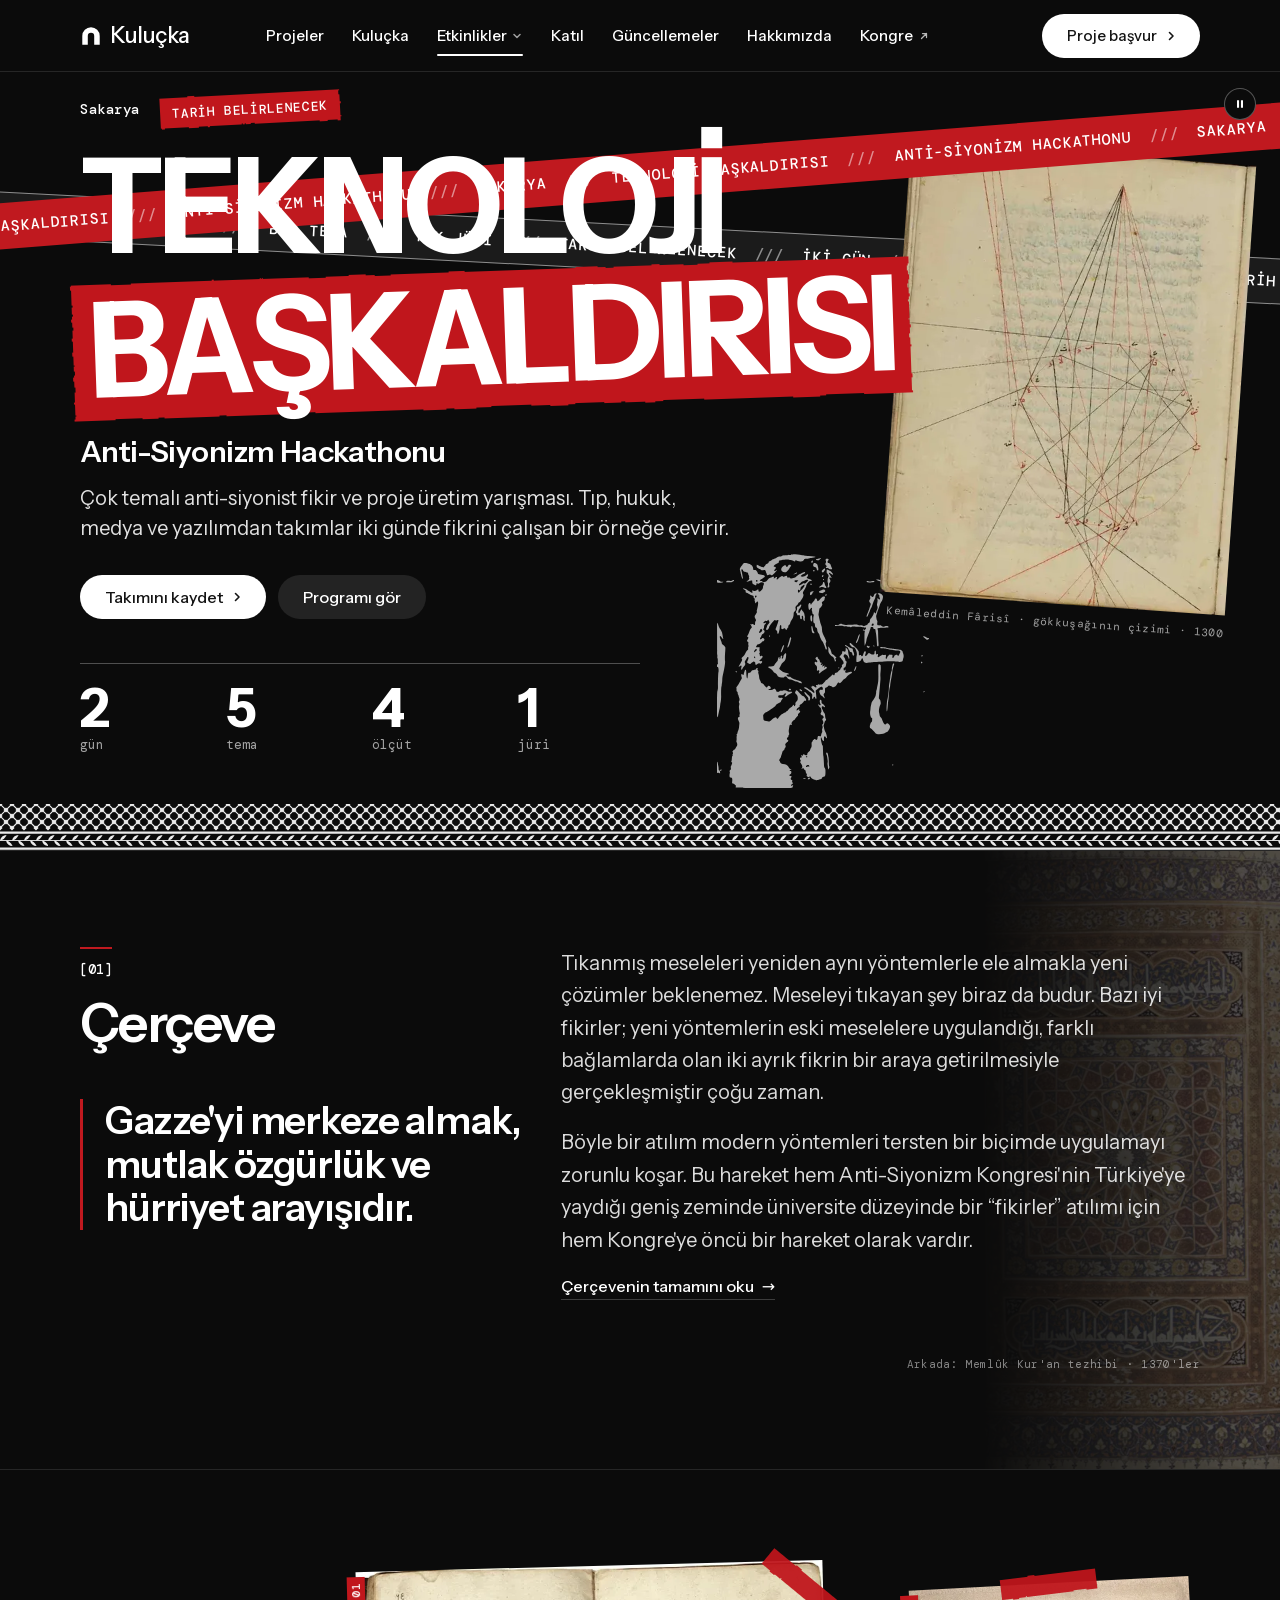
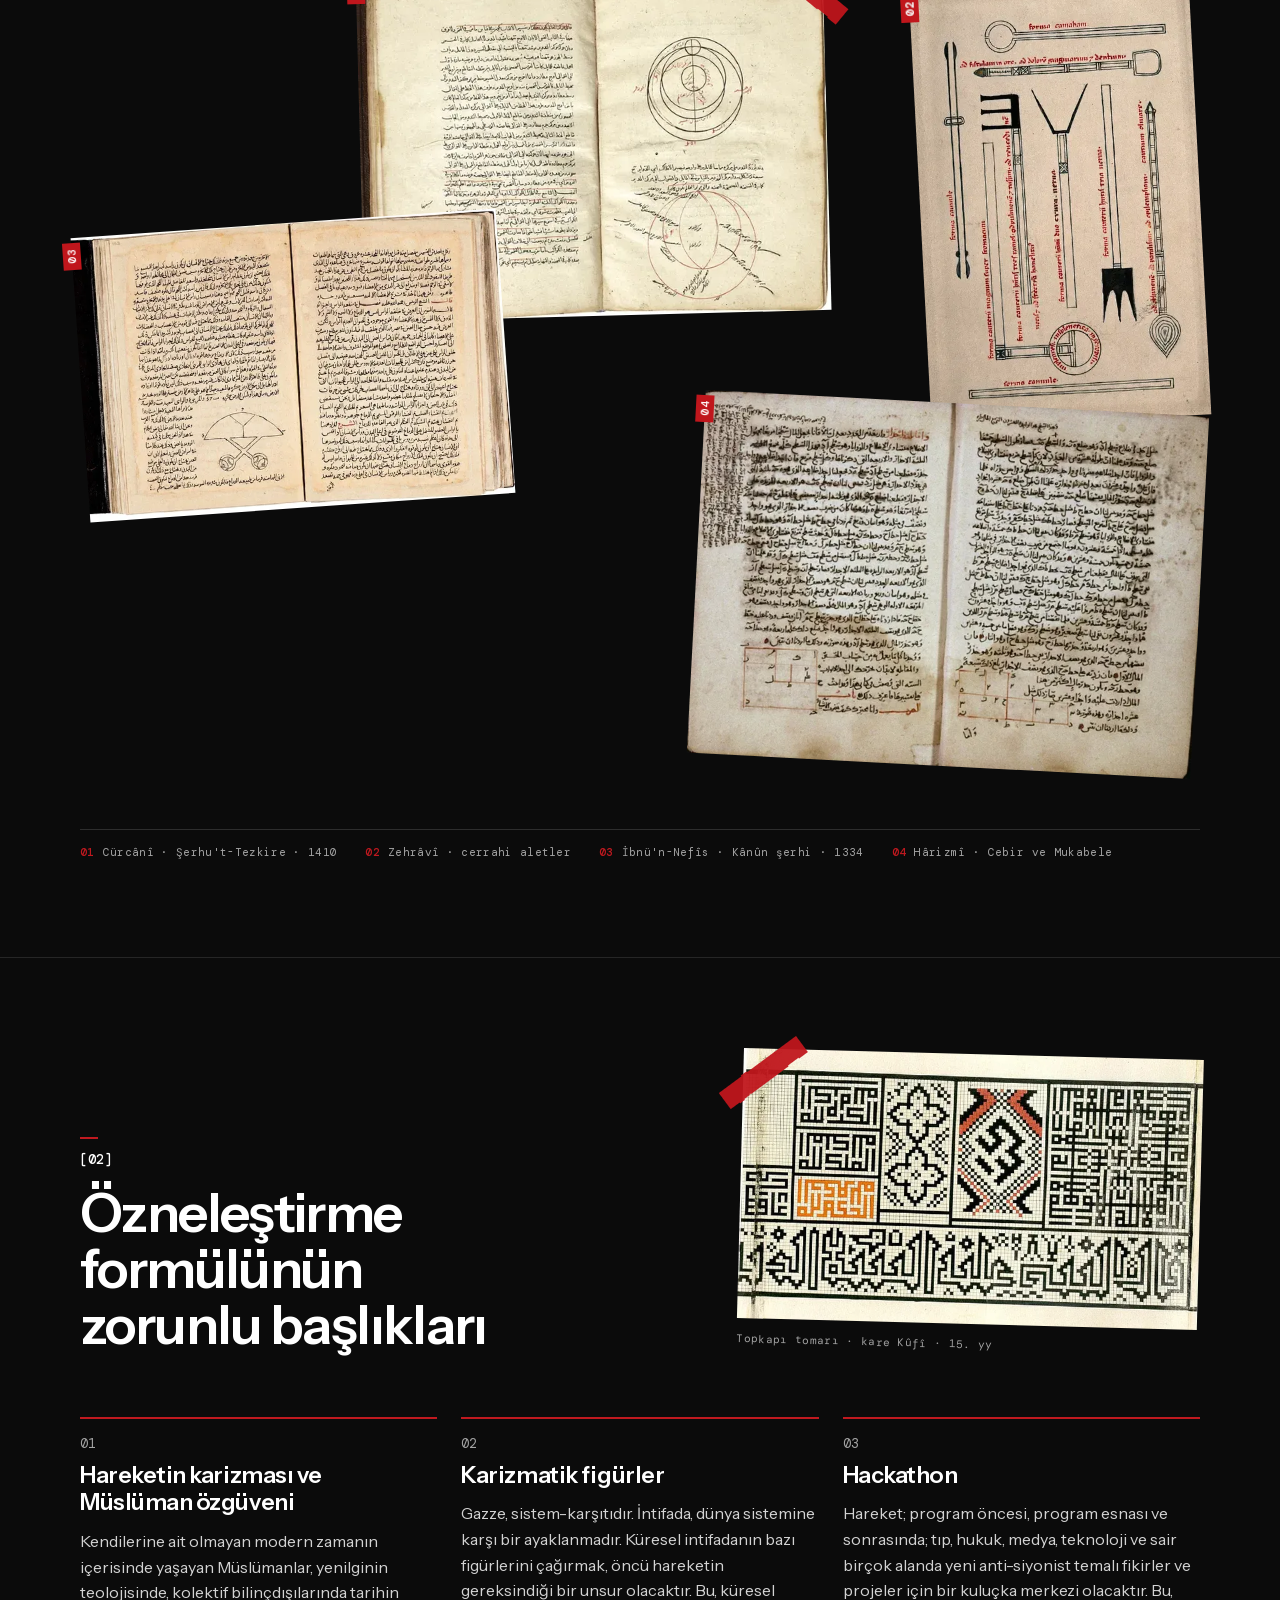
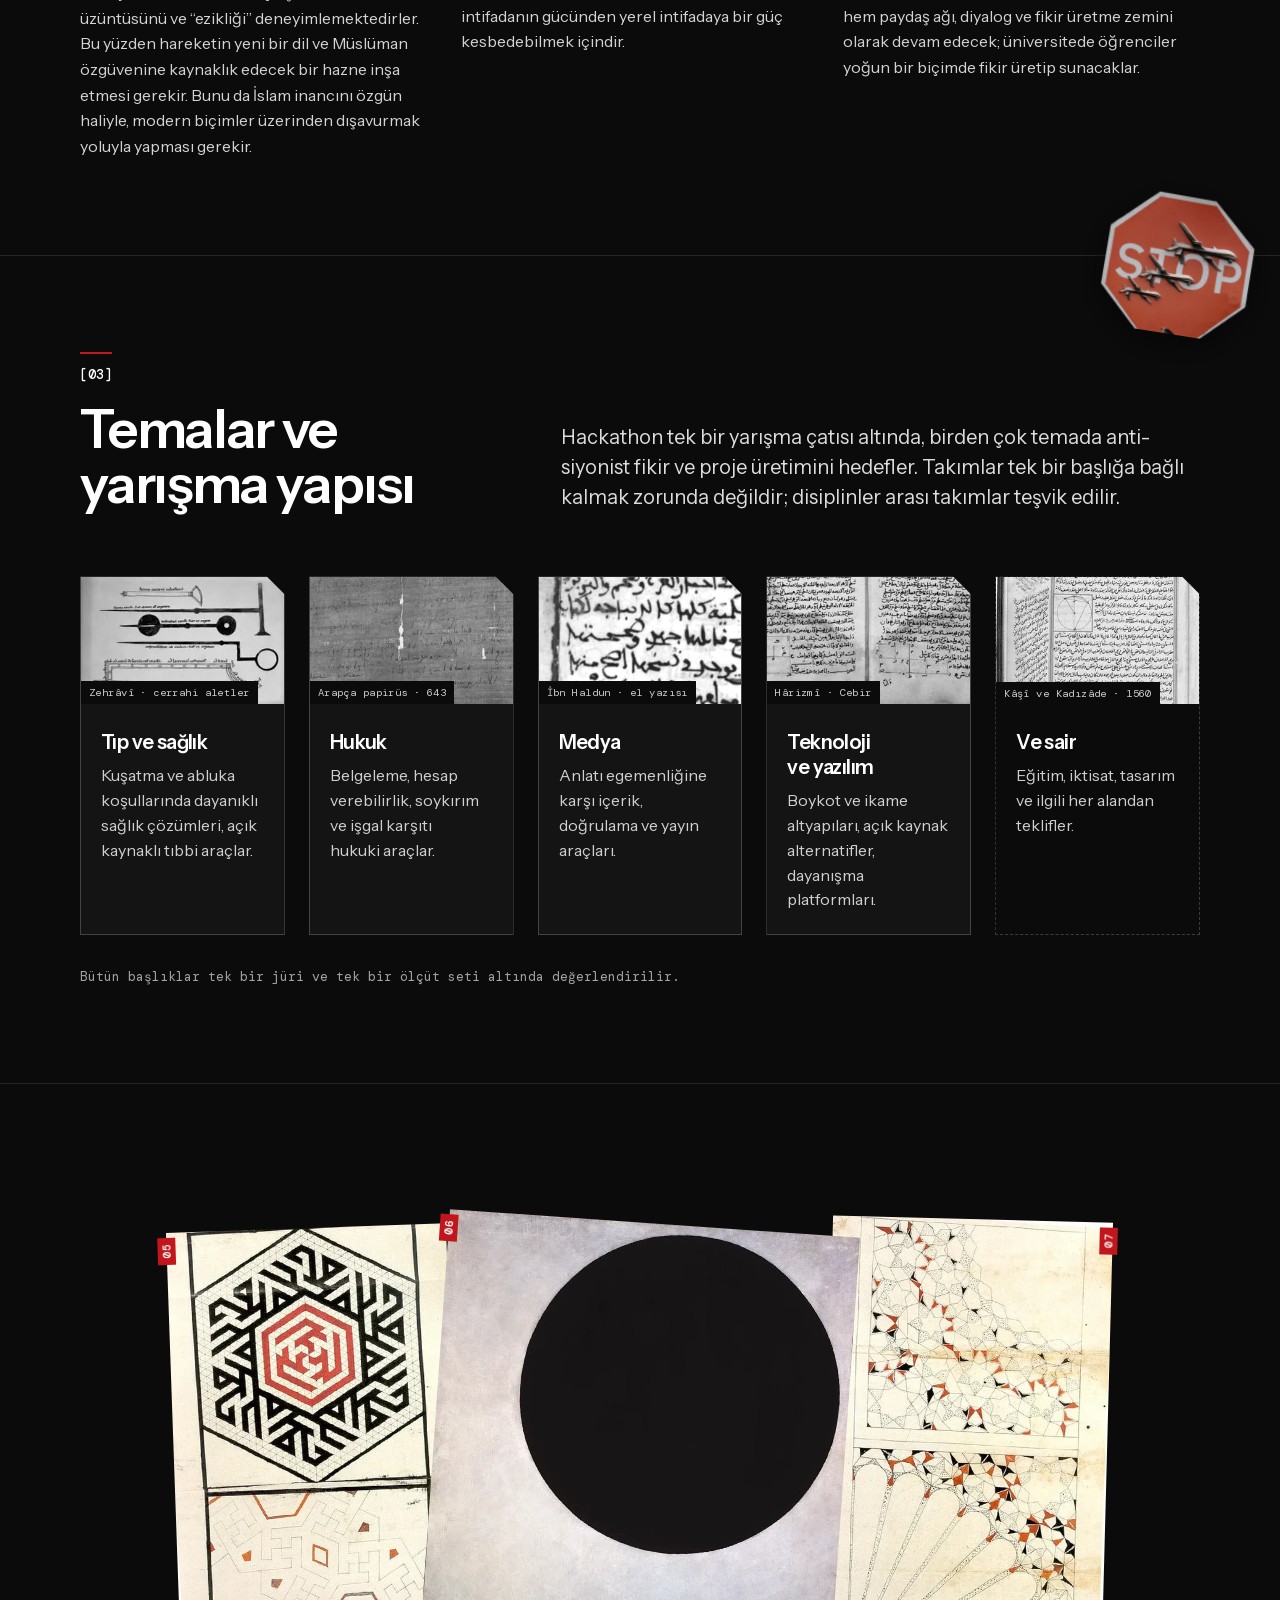
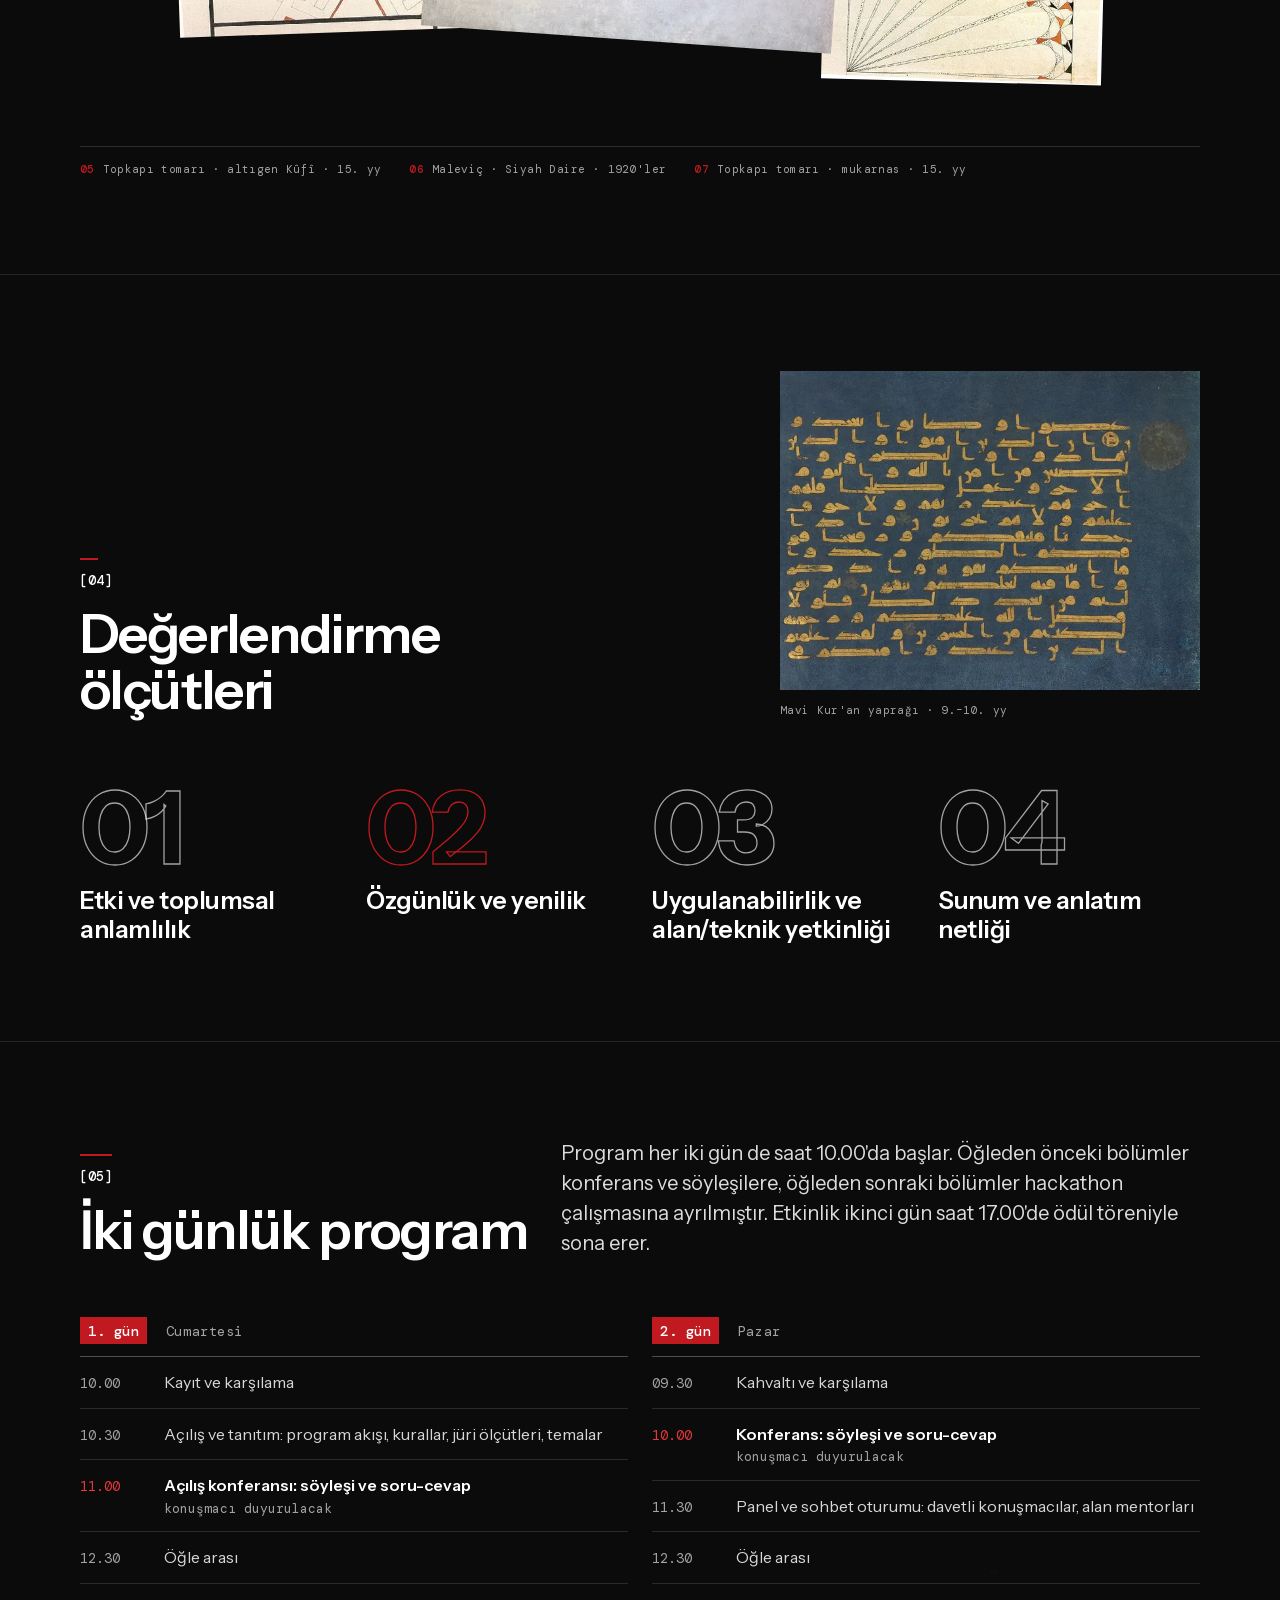
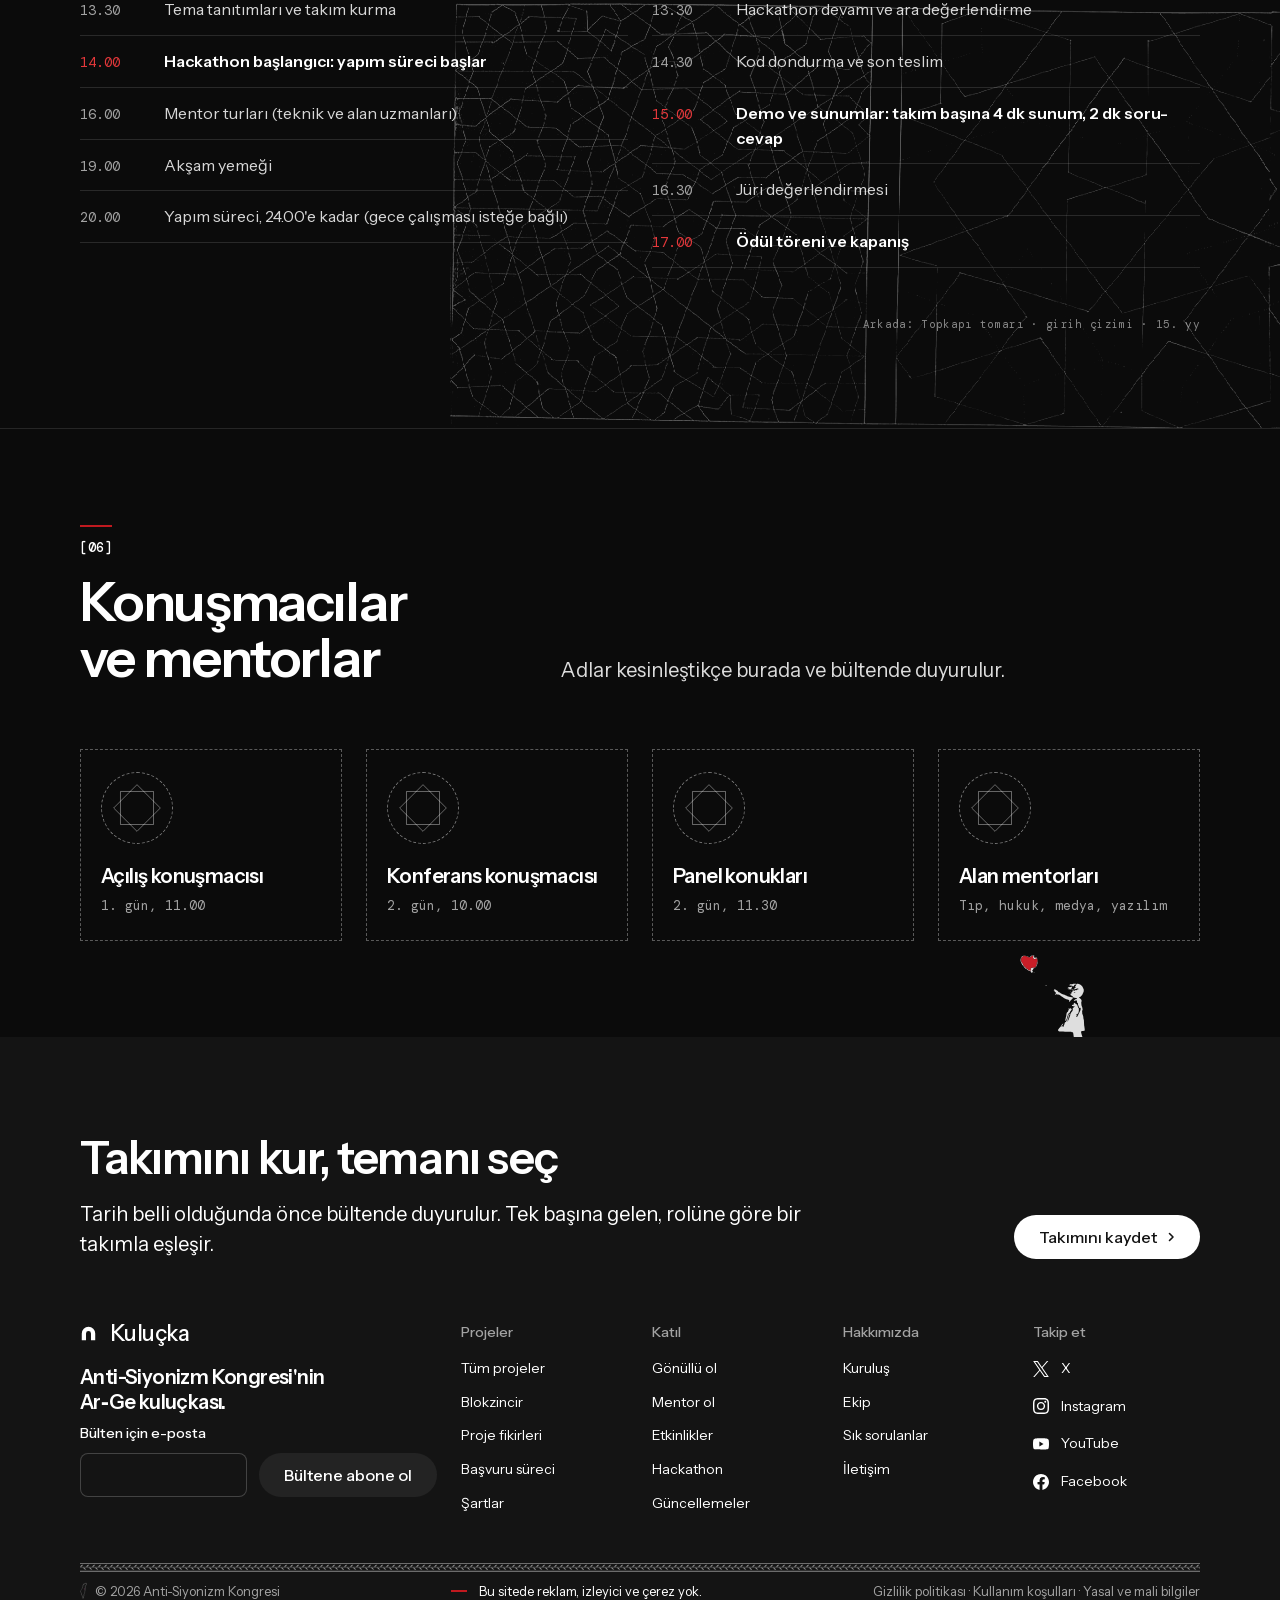
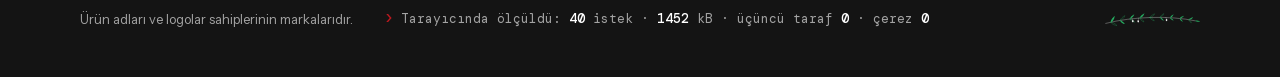
<file: hackathon.html>
<!doctype html>
<html lang="tr" data-type="software" data-radius="soft" data-buttons="pill" data-motion>
<head>
<meta charset="utf-8">
<meta name="viewport" content="width=device-width, initial-scale=1, viewport-fit=cover">
<title>Teknoloji başkaldırısı: Anti-Siyonizm Hackathonu</title>
<meta name="description" content="Çok temalı anti-siyonist fikir ve proje üretim yarışması. İki gün, beş tema, tek jüri. Sakarya; tarihi belirlenecek.">
<meta property="og:type" content="website">
<meta property="og:title" content="Teknoloji başkaldırısı: Anti-Siyonizm Hackathonu">
<meta property="og:description" content="Çok temalı anti-siyonist fikir ve proje üretim yarışması. İki gün, beş tema, tek jüri. Sakarya; tarihi belirlenecek.">
<meta property="og:image" content="share.jpg">
<meta name="twitter:card" content="summary_large_image">
<link rel="icon" href="favicon.svg" type="image/svg+xml">
<meta name="theme-color" content="#ffffff">
<meta name="site-kind" content="software">
<meta name="page-type" content="software">
<link rel="preload" href="fonts/instrument-sans-400-700-latin.woff2" as="font" type="font/woff2" crossorigin>
<link rel="stylesheet" href="fonts/fonts.css">
<link rel="stylesheet" href="assets/system.css">
<link rel="stylesheet" href="assets/ui/cards.css">
<link rel="stylesheet" href="assets/motion/motion.css">
<link rel="stylesheet" href="assets/icons/icon.css">
<style>
:root {
  --p-bg: #ffffff; --p-surface: #f4f4f4; --p-ink: #141414; --p-muted: #575757;
  --p-accent: #c0191f; --p-accent-ink: #ffffff; --p-action: #c0191f; --p-action-ink: #ffffff;
  --p-inv-bg: #141414; --p-inv-surface: #222222; --p-inv-ink: #ffffff; --p-inv-muted: #a3a3a3;
  --p-inv-accent: #ffffff; --p-inv-accent-ink: #141414; --p-inv-action: #ffffff; --p-inv-action-ink: #141414;
  --font-display: "Instrument Sans", system-ui, sans-serif;
  --font-text: "Instrument Sans", system-ui, sans-serif;
  --font-mono: "DM Mono", ui-monospace, "SFMono-Regular", Menlo, Consolas, monospace;
  --display-weight: 600;
  --display-tracking: -0.03em;
  --display-tracking-xl: -0.038em;
  --display-stretch: 96%;
  --ly-scale: 1.04;
}
</style>

<link rel="stylesheet" href="site.css">
<script>document.documentElement.classList.add('m-enter');setTimeout(()=>document.documentElement.classList.add('m-enter-done'),700)</script>
</head>
<body class="alt hk ground-inverse" data-rozet="3">
<header class="nav">
  <div class="wrap nav__bar">
    <a class="skip-link" href="#top">İçeriğe geç</a>
    <a class="nav__logo" href="index.html"><span class="mark" data-mark="arc" aria-hidden="true"></span>Kuluçka</a>
    <nav class="nav__links" aria-label="Ana menü">
      <div class="nav__item"><a class="nav__link" href="projeler.html" data-yer="projeler">Projeler</a></div>
      <div class="nav__item"><a class="nav__link" href="kulucka.html" data-yer="kulucka">Kuluçka</a></div>
      <div class="nav__item">
        <a class="nav__link" href="etkinlikler.html" data-yer="etkinlikler" aria-current="page">Etkinlikler <svg class="chev" viewBox="0 0 12 12" aria-hidden="true"><path d="M3 4.5l3 3 3-3" fill="none" stroke="currentColor" stroke-width="1.5" stroke-linecap="round" stroke-linejoin="round"/></svg></a>
        <div class="nav__menu">
          <div class="wrap grid">
            <div class="menu-col span-4">
              <p class="t-label">Yaklaşan</p>
              <a href="hackathon.html">Hackathon: teknoloji başkaldırısı<span>Sakarya. Tarihi belirlenecek.</span></a>
            </div>
            <div class="menu-col span-4">
              <p class="t-label">Hepsi</p>
              <a href="etkinlikler.html">Etkinlikler<span>Yaklaşan ve duyurulacak etkinlikler.</span></a>
            </div>
          </div>
        </div>
      </div>
      <div class="nav__item"><a class="nav__link" href="katil.html" data-yer="katil">Katıl</a></div>
      <div class="nav__item"><a class="nav__link" href="guncellemeler.html" data-yer="guncellemeler">Güncellemeler</a></div>
      <div class="nav__item"><a class="nav__link" href="hakkimizda.html" data-yer="hakkimizda">Hakkımızda</a></div>
      <div class="nav__item"><a class="nav__link nav__link--dis" href="https://antisiyonizmkongresi.org/" target="_blank" rel="noopener">Kongre<svg viewBox="0 0 12 12" width="10" height="10" aria-hidden="true"><path d="M3 9l6-6M4.2 3H9v4.8" fill="none" stroke="currentColor" stroke-width="1.5" stroke-linecap="round" stroke-linejoin="round"/></svg><span class="sr-only"> (yeni sekmede açılır)</span></a></div>
    </nav>
    <div class="nav__actions">
      <a class="btn btn--primary" href="kulucka.html#basvur">Proje başvur</a>
    </div>
    <button class="nav__toggle" type="button" aria-expanded="false" aria-label="Menü">
      <svg width="18" height="18" viewBox="0 0 18 18" aria-hidden="true"><path d="M2 5h14M2 13h14" stroke="currentColor" stroke-width="1.6" stroke-linecap="round"/></svg>
    </button>
  </div>
</header>

<main id="top">
<section class="hk-kahraman" aria-labelledby="hk-h">
  <img class="hk-sprey hk-sprey--sican" src="assets/img/sprey/sican.svg" alt="Banksy: sapanla nişan alan sıçan (Batı Şeria duvarının dibinde yapılmış şablon)" width="1168" height="1200" decoding="async">
  <figure class="hk-kare hk-kare--dik"><img src="assets/img/hackathon/gokkusagi.webp" srcset="assets/img/hackathon/gokkusagi-k.webp 480w, assets/img/hackathon/gokkusagi.webp 1000w" sizes="(max-width: 639px) 38vw, (max-width: 1023px) 32vw, 360px" alt="Kemâleddin Fârisî'nin gökkuşağı çizimi: ışık ışınlarının damla içinde kırılıp yansımasını gösteren kırmızı ve siyah çizgiler, 1300 dolayı" width="1000" height="1307"><figcaption>Kemâleddin Fârisî · gökkuşağının çizimi · 1300</figcaption></figure>
  <div class="hk-seritler" aria-hidden="true">
    <div class="hk-serit hk-serit--1"><div class="hk-serit__akis"><span>TEKNOLOJİ BAŞKALDIRISI</span><i>///</i><span>ANTİ-SİYONİZM HACKATHONU</span><i>///</i><span>SAKARYA</span><i>///</i><span>TEKNOLOJİ BAŞKALDIRISI</span><i>///</i><span>ANTİ-SİYONİZM HACKATHONU</span><i>///</i><span>SAKARYA</span><i>///</i><span>TEKNOLOJİ BAŞKALDIRISI</span><i>///</i><span>ANTİ-SİYONİZM HACKATHONU</span><i>///</i><span>SAKARYA</span><i>///</i><span>TEKNOLOJİ BAŞKALDIRISI</span><i>///</i><span>ANTİ-SİYONİZM HACKATHONU</span><i>///</i><span>SAKARYA</span><i>///</i><span>TEKNOLOJİ BAŞKALDIRISI</span><i>///</i><span>ANTİ-SİYONİZM HACKATHONU</span><i>///</i><span>SAKARYA</span><i>///</i><span>TEKNOLOJİ BAŞKALDIRISI</span><i>///</i><span>ANTİ-SİYONİZM HACKATHONU</span><i>///</i><span>SAKARYA</span><i>///</i></div></div>
    <div class="hk-serit hk-serit--2"><div class="hk-serit__akis"><span>TARİH BELİRLENECEK</span><i>///</i><span>İKİ GÜN</span><i>///</i><span>BEŞ TEMA</span><i>///</i><span>TEK JÜRİ</span><i>///</i><span>TARİH BELİRLENECEK</span><i>///</i><span>İKİ GÜN</span><i>///</i><span>BEŞ TEMA</span><i>///</i><span>TEK JÜRİ</span><i>///</i><span>TARİH BELİRLENECEK</span><i>///</i><span>İKİ GÜN</span><i>///</i><span>BEŞ TEMA</span><i>///</i><span>TEK JÜRİ</span><i>///</i><span>TARİH BELİRLENECEK</span><i>///</i><span>İKİ GÜN</span><i>///</i><span>BEŞ TEMA</span><i>///</i><span>TEK JÜRİ</span><i>///</i><span>TARİH BELİRLENECEK</span><i>///</i><span>İKİ GÜN</span><i>///</i><span>BEŞ TEMA</span><i>///</i><span>TEK JÜRİ</span><i>///</i><span>TARİH BELİRLENECEK</span><i>///</i><span>İKİ GÜN</span><i>///</i><span>BEŞ TEMA</span><i>///</i><span>TEK JÜRİ</span><i>///</i></div></div>
  </div>
  <div class="wrap">
    <p class="hk-ust"><span>Sakarya</span><span class="etiket etiket--kirmizi" style="--aci: -3deg">TARİH BELİRLENECEK</span></p>
    <h1 id="hk-h">TEKNOLOJİ <span class="hk-vurgu">BAŞKALDIRISI</span></h1>
    <p class="hk-alt">Anti-Siyonizm Hackathonu</p>
    <p class="t-lead">Çok temalı anti-siyonist fikir ve proje üretim yarışması. Tıp, hukuk, medya ve yazılımdan takımlar iki günde fikrini çalışan bir örneğe çevirir.</p>
    <div class="btn-row"><a class="btn btn--primary" href="katil.html#gonullu">Takımını kaydet</a><a class="btn btn--secondary" href="#program">Programı gör</a></div>
    <dl class="hk-sayilar">
      <div><dt>gün</dt><dd>2</dd></div><div><dt>tema</dt><dd>5</dd></div><div><dt>ölçüt</dt><dd>4</dd></div><div><dt>jüri</dt><dd>1</dd></div>
    </dl>
  </div>
  <button class="hk-dur" type="button" aria-pressed="false" aria-label="Akan şeritleri durdur" data-hk-dur><svg viewBox="0 0 14 14" aria-hidden="true"><path d="M3.5 2.5h2.4v9H3.5zM8.1 2.5h2.4v9H8.1z"/></svg></button>
</section>

<section class="hk-bolum" id="cerceve" aria-labelledby="cerceve-h">
  <div class="wrap"><div class="hk-iki">
    <div>
      <h2 id="cerceve-h">Çerçeve</h2>
      <blockquote class="hk-soz">Gazze'yi merkeze almak, mutlak özgürlük ve hürriyet arayışıdır.</blockquote>
    </div>
    <div class="hk-metin">
      <p>Tıkanmış meseleleri yeniden aynı yöntemlerle ele almakla yeni çözümler beklenemez. Meseleyi tıkayan şey biraz da budur. Bazı iyi fikirler; yeni yöntemlerin eski meselelere uygulandığı, farklı bağlamlarda olan iki ayrık fikrin bir araya getirilmesiyle gerçekleşmiştir çoğu zaman.</p>
      <p>Böyle bir atılım modern yöntemleri tersten bir biçimde uygulamayı zorunlu koşar. Bu hareket hem Anti-Siyonizm Kongresi'nin Türkiye'ye yaydığı geniş zeminde üniversite düzeyinde bir “fikirler” atılımı için hem Kongre'ye öncü bir hareket olarak vardır.</p>
      <a class="link" href="kulucka.html#cerceve">Çerçevenin tamamını oku</a>
    </div>
    <p class="hk-arka">Arkada: Memlûk Kur'an tezhibi · 1370'ler</p>
  </div></div>
</section>

<section class="hk-kolaj hk-kolaj--diyar" aria-labelledby="diyar-h">
  <h2 id="diyar-h" class="sr-only">Eserler: astronomi, tıp ve cebir yazmaları</h2>
  <div class="wrap">
    <div class="hk-pano">
      <figure class="hk-eser hk-eser--d2"><img src="assets/img/hackathon/tezkire-1410.webp" srcset="assets/img/hackathon/tezkire-1410-k.webp 600w, assets/img/hackathon/tezkire-1410.webp 1200w" sizes="(max-width: 639px) 83vw, 42vw" alt="Seyyid Şerif Cürcânî'nin Şerhu't-Tezkire'sinden bir çift sayfa: gezegen yörüngelerini gösteren iç içe daireler, 1410" width="1200" height="900" loading="lazy" decoding="async"><span class="hk-eser__no" aria-hidden="true">01</span></figure>
      <figure class="hk-eser hk-eser--d3"><img src="assets/img/hackathon/zehravi-2.webp" srcset="assets/img/hackathon/zehravi-2-k.webp 420w, assets/img/hackathon/zehravi-2.webp 800w" sizes="(max-width: 639px) 50vw, 25vw" alt="Zehrâvî'nin cerrahi aletleri: neşterler, kanüller ve koter uçları, Latince çeviri nüshasından" width="800" height="1252" loading="lazy" decoding="async"><span class="hk-eser__no" aria-hidden="true">02</span></figure>
      <figure class="hk-eser hk-eser--d4"><img src="assets/img/hackathon/ibn-nefis.webp" srcset="assets/img/hackathon/ibn-nefis-k.webp 600w, assets/img/hackathon/ibn-nefis.webp 1100w" sizes="(max-width: 639px) 78vw, 38vw" alt="İbnü'n-Nefîs'in İbn Sînâ'nın Kânûn'una yazdığı teşrih şerhinden bir çift sayfa, 1334" width="1100" height="737" loading="lazy" decoding="async"><span class="hk-eser__no" aria-hidden="true">03</span></figure>
      <figure class="hk-eser hk-eser--d5"><img src="assets/img/hackathon/harezmi.webp" srcset="assets/img/hackathon/harezmi-k.webp 600w, assets/img/hackathon/harezmi.webp 966w" sizes="(max-width: 639px) 83vw, 46vw" alt="Hârizmî'nin Cebir ve Mukabele kitabından bir çift sayfa: kareye tamamlama çizimleri" width="966" height="696" loading="lazy" decoding="async"><span class="hk-eser__no" aria-hidden="true">04</span></figure>
    </div>
    <ol class="hk-kunyeler"><li><b>01</b>Cürcânî · Şerhu't-Tezkire · 1410</li><li><b>02</b>Zehrâvî · cerrahi aletler</li><li><b>03</b>İbnü'n-Nefîs · Kânûn şerhi · 1334</li><li><b>04</b>Hârizmî · Cebir ve Mukabele</li></ol>
  </div>
</section>

<section class="hk-bolum" id="basliklar" aria-labelledby="basliklar-h">
  <div class="wrap">
    <div class="hk-bas hk-bas--eser"><h2 id="basliklar-h">Özneleştirme formülünün zorunlu başlıkları</h2>
    <figure class="hk-levha hk-levha--tomar"><img src="assets/img/hackathon/topkapi-tomar.webp" srcset="assets/img/hackathon/topkapi-tomar-k.webp 640w, assets/img/hackathon/topkapi-tomar.webp 1400w" sizes="(max-width: 1023px) 92vw, 460px" alt="Topkapı tomarı, kare Kûfî yazı örnekleri, 15. yüzyıl" width="1400" height="823" loading="lazy" decoding="async"><figcaption>Topkapı tomarı · kare Kûfî · 15. yy</figcaption></figure></div>
    <ol class="hk-uc">
      <li><h3>Hareketin karizması ve Müslüman özgüveni</h3><p>Kendilerine ait olmayan modern zamanın içerisinde yaşayan Müslümanlar, yenilginin teolojisinde, kolektif bilinçdışılarında tarihin üzüntüsünü ve “ezikliği” deneyimlemektedirler. Bu yüzden hareketin yeni bir dil ve Müslüman özgüvenine kaynaklık edecek bir hazne inşa etmesi gerekir. Bunu da İslam inancını özgün haliyle, modern biçimler üzerinden dışavurmak yoluyla yapması gerekir.</p></li>
      <li><h3>Karizmatik figürler</h3><p>Gazze, sistem-karşıtıdır. İntifada, dünya sistemine karşı bir ayaklanmadır. Küresel intifadanın bazı figürlerini çağırmak, öncü hareketin gereksindiği bir unsur olacaktır. Bu, küresel intifadanın gücünden yerel intifadaya bir güç kesbedebilmek içindir.</p></li>
      <li><h3>Hackathon</h3><p>Hareket; program öncesi, program esnası ve sonrasında; tıp, hukuk, medya, teknoloji ve sair birçok alanda yeni anti-siyonist temalı fikirler ve projeler için bir kuluçka merkezi olacaktır. Bu, hem paydaş ağı, diyalog ve fikir üretme zemini olarak devam edecek; üniversitede öğrenciler yoğun bir biçimde fikir üretip sunacaklar.</p></li>
    </ol>
  </div>
</section>

<section class="hk-bolum" id="temalar" aria-labelledby="temalar-h">
  <img class="hk-sprey hk-sprey--dur" src="assets/img/sprey/dur.webp" alt="Banksy: üzerinde üç insansız hava aracı duran DUR levhası" width="640" height="605" loading="lazy" decoding="async">
  <div class="wrap">
    <div class="hk-bas"><h2 id="temalar-h">Temalar ve yarışma yapısı</h2>
    <p class="t-lead">Hackathon tek bir yarışma çatısı altında, birden çok temada anti-siyonist fikir ve proje üretimini hedefler. Takımlar tek bir başlığa bağlı kalmak zorunda değildir; disiplinler arası takımlar teşvik edilir.</p></div>
    <ul class="hk-temalar">
      <li><figure class="hk-tema__eser"><img src="assets/img/hackathon/tema-tip.webp" srcset="assets/img/hackathon/tema-tip-k.webp 280w, assets/img/hackathon/tema-tip.webp 560w" sizes="(max-width: 639px) 92vw, (max-width: 1023px) 46vw, 235px" alt="Zehrâvî'nin cerrahi aletlerinden bir sayfa" width="560" height="350" loading="lazy" decoding="async"><figcaption>Zehrâvî · cerrahi aletler</figcaption></figure><h3>Tıp ve sağlık</h3><p>Kuşatma ve abluka koşullarında dayanıklı sağlık çözümleri, açık kaynaklı tıbbi araçlar.</p></li>
      <li><figure class="hk-tema__eser"><img src="assets/img/hackathon/tema-hukuk.webp" srcset="assets/img/hackathon/tema-hukuk-k.webp 280w, assets/img/hackathon/tema-hukuk.webp 560w" sizes="(max-width: 639px) 92vw, (max-width: 1023px) 46vw, 235px" alt="Arapça ve Yunanca yazılı bir papirüs belge, 643" width="560" height="350" loading="lazy" decoding="async"><figcaption>Arapça papirüs · 643</figcaption></figure><h3>Hukuk</h3><p>Belgeleme, hesap verebilirlik, soykırım ve işgal karşıtı hukuki araçlar.</p></li>
      <li><figure class="hk-tema__eser"><img src="assets/img/hackathon/tema-medya.webp" srcset="assets/img/hackathon/tema-medya-k.webp 280w, assets/img/hackathon/tema-medya.webp 560w" sizes="(max-width: 639px) 92vw, (max-width: 1023px) 46vw, 235px" alt="İbn Haldun'un Mukaddime nüshasındaki kendi el yazısı" width="560" height="350" loading="lazy" decoding="async"><figcaption>İbn Haldun · el yazısı</figcaption></figure><h3>Medya</h3><p>Anlatı egemenliğine karşı içerik, doğrulama ve yayın araçları.</p></li>
      <li><figure class="hk-tema__eser"><img src="assets/img/hackathon/tema-teknoloji.webp" srcset="assets/img/hackathon/tema-teknoloji-k.webp 280w, assets/img/hackathon/tema-teknoloji.webp 560w" sizes="(max-width: 639px) 92vw, (max-width: 1023px) 46vw, 235px" alt="Hârizmî'nin cebir kitabından kareye tamamlama çizimi" width="560" height="350" loading="lazy" decoding="async"><figcaption>Hârizmî · Cebir</figcaption></figure><h3>Teknoloji ve yazılım</h3><p>Boykot ve ikame altyapıları, açık kaynak alternatifler, dayanışma platformları.</p></li>
      <li><figure class="hk-tema__eser"><img src="assets/img/hackathon/tema-sair.webp" srcset="assets/img/hackathon/tema-sair-k.webp 280w, assets/img/hackathon/tema-sair.webp 560w" sizes="(max-width: 639px) 92vw, (max-width: 1023px) 46vw, 235px" alt="Kâşî ve Kadızâde-i Rûmî'nin risalelerinden geometri çizimli bir sayfa, 1560" width="560" height="350" loading="lazy" decoding="async"><figcaption>Kâşî ve Kadızâde · 1560</figcaption></figure><h3>Ve sair</h3><p>Eğitim, iktisat, tasarım ve ilgili her alandan teklifler.</p></li>
    </ul>
    <p class="hk-not">Bütün başlıklar tek bir jüri ve tek bir ölçüt seti altında değerlendirilir.</p>
  </div>
</section>

<section class="hk-kolaj hk-kolaj--soyut" aria-labelledby="soyut-h">
  <h2 id="soyut-h" class="sr-only">Eserler: Kûfî, daire, mukarnas</h2>
  <div class="wrap">
    <div class="hk-uclu">
      <figure class="hk-eser hk-eser--s1"><img src="assets/img/hackathon/tomar-altigen.webp" srcset="assets/img/hackathon/tomar-altigen-k.webp 400w, assets/img/hackathon/tomar-altigen.webp 1100w" sizes="(max-width: 639px) 50vw, 25vw" alt="Topkapı tomarı, altıgen içinde Kûfî yazı, 15. yüzyıl" width="1100" height="1593" loading="lazy" decoding="async"><span class="hk-eser__no" aria-hidden="true">05</span></figure>
      <figure class="hk-eser hk-eser--s2"><img src="assets/img/hackathon/siyah-daire.webp" alt="Kazimir Maleviç, Siyah Daire" width="697" height="707" loading="lazy" decoding="async"><span class="hk-eser__no" aria-hidden="true">06</span></figure>
      <figure class="hk-eser hk-eser--s3"><img src="assets/img/hackathon/tomar-mukarnas.webp" srcset="assets/img/hackathon/tomar-mukarnas-k.webp 400w, assets/img/hackathon/tomar-mukarnas.webp 1100w" sizes="(max-width: 639px) 50vw, 25vw" alt="Topkapı tomarı, mukarnas çizimi, 15. yüzyıl" width="1100" height="1820" loading="lazy" decoding="async"><span class="hk-eser__no" aria-hidden="true">07</span></figure>
    </div>
    <ol class="hk-kunyeler"><li><b>05</b>Topkapı tomarı · altıgen Kûfî · 15. yy</li><li><b>06</b>Maleviç · Siyah Daire · 1920'ler</li><li><b>07</b>Topkapı tomarı · mukarnas · 15. yy</li></ol>
  </div>
</section>

<section class="hk-bolum" id="olcutler" aria-labelledby="olcutler-h">
  <div class="wrap">
    <div class="hk-bas hk-bas--eser"><h2 id="olcutler-h">Değerlendirme ölçütleri</h2>
    <figure class="hk-levha hk-levha--kuran"><img src="assets/img/hackathon/mavi-kuran.webp" srcset="assets/img/hackathon/mavi-kuran-k.webp 640w, assets/img/hackathon/mavi-kuran.webp 1300w" sizes="(max-width: 1023px) 92vw, 420px" alt="Mavi Kur'an'dan bir yaprak, lacivert parşömen üzerine altın Kûfî yazı, 9.–10. yüzyıl" width="1300" height="987" loading="lazy" decoding="async"><figcaption>Mavi Kur'an yaprağı · 9.–10. yy</figcaption></figure></div>
    <ol class="hk-olcutler">
      <li>Etki ve toplumsal anlamlılık</li>
      <li>Özgünlük ve yenilik</li>
      <li>Uygulanabilirlik ve alan/teknik yetkinliği</li>
      <li>Sunum ve anlatım netliği</li>
    </ol>
  </div>
</section>

<section class="hk-bolum" id="program" aria-labelledby="program-h">
  <div class="wrap">
    <div class="hk-bas"><h2 id="program-h">İki günlük program</h2>
    <p class="t-lead">Program her iki gün de saat 10.00'da başlar. Öğleden önceki bölümler konferans ve söyleşilere, öğleden sonraki bölümler hackathon çalışmasına ayrılmıştır. Etkinlik ikinci gün saat 17.00'de ödül töreniyle sona erer.</p></div>
    <div class="hk-gunler">
      <div class="hk-gun"><h3><b>1. gün</b> Cumartesi</h3><ol>
        <li><time>10.00</time><span>Kayıt ve karşılama</span></li>
        <li><time>10.30</time><span>Açılış ve tanıtım: program akışı, kurallar, jüri ölçütleri, temalar</span></li>
        <li class="hk-one"><time>11.00</time><span>Açılış konferansı: söyleşi ve soru-cevap <em>konuşmacı duyurulacak</em></span></li>
        <li><time>12.30</time><span>Öğle arası</span></li>
        <li><time>13.30</time><span>Tema tanıtımları ve takım kurma</span></li>
        <li class="hk-one"><time>14.00</time><span>Hackathon başlangıcı: yapım süreci başlar</span></li>
        <li><time>16.00</time><span>Mentor turları (teknik ve alan uzmanları)</span></li>
        <li><time>19.00</time><span>Akşam yemeği</span></li>
        <li><time>20.00</time><span>Yapım süreci, 24.00'e kadar (gece çalışması isteğe bağlı)</span></li>
      </ol></div>
      <div class="hk-gun"><h3><b>2. gün</b> Pazar</h3><ol>
        <li><time>09.30</time><span>Kahvaltı ve karşılama</span></li>
        <li class="hk-one"><time>10.00</time><span>Konferans: söyleşi ve soru-cevap <em>konuşmacı duyurulacak</em></span></li>
        <li><time>11.30</time><span>Panel ve sohbet oturumu: davetli konuşmacılar, alan mentorları</span></li>
        <li><time>12.30</time><span>Öğle arası</span></li>
        <li><time>13.30</time><span>Hackathon devamı ve ara değerlendirme</span></li>
        <li><time>14.30</time><span>Kod dondurma ve son teslim</span></li>
        <li class="hk-one"><time>15.00</time><span>Demo ve sunumlar: takım başına 4 dk sunum, 2 dk soru-cevap</span></li>
        <li><time>16.30</time><span>Jüri değerlendirmesi</span></li>
        <li class="hk-one"><time>17.00</time><span>Ödül töreni ve kapanış</span></li>
      </ol></div>
    </div>
    <p class="hk-arka">Arkada: Topkapı tomarı · girih çizimi · 15. yy</p>
  </div>
</section>

<section class="hk-bolum" id="konusmacilar" aria-labelledby="konusmacilar-h">
  <img class="hk-sprey hk-sprey--balon" src="assets/img/sprey/balon.svg" alt="Banksy: Balonlu Kız" width="1048" height="1248" loading="lazy" decoding="async">
  <div class="wrap">
    <div class="hk-bas"><h2 id="konusmacilar-h">Konuşmacılar ve mentorlar</h2>
    <p class="t-lead">Adlar kesinleştikçe burada ve bültende duyurulur.</p></div>
    <ul class="hk-kisiler">
      <li><span class="hk-kisi__yuz" aria-hidden="true"></span><h3>Açılış konuşmacısı</h3><p>1. gün, 11.00</p></li>
      <li><span class="hk-kisi__yuz" aria-hidden="true"></span><h3>Konferans konuşmacısı</h3><p>2. gün, 10.00</p></li>
      <li><span class="hk-kisi__yuz" aria-hidden="true"></span><h3>Panel konukları</h3><p>2. gün, 11.30</p></li>
      <li><span class="hk-kisi__yuz" aria-hidden="true"></span><h3>Alan mentorları</h3><p>Tıp, hukuk, medya, yazılım</p></li>
    </ul>
  </div>
  <script type="module">
    const b = document.querySelector('[data-hk-dur]'), k = document.querySelector('.hk-kahraman');
    if (b && k) b.addEventListener('click', () => { const d = k.classList.toggle('is-durdu'); b.setAttribute('aria-pressed', String(d)); b.setAttribute('aria-label', d ? 'Akan şeritleri başlat' : 'Akan şeritleri durdur'); });
  </script>
</section>
</main>

<footer class="footer closing ground-inverse" id="contact" aria-labelledby="close-h">
  <div class="wrap">
    <div class="closing__cta">
      <div class="section-head--split">
        <div><h2 id="close-h">Takımını kur, temanı seç</h2><p class="t-lead">Tarih belli olduğunda önce bültende duyurulur. Tek başına gelen, rolüne göre bir takımla eşleşir.</p></div>
        <a class="btn btn--primary" href="katil.html#gonullu">Takımını kaydet<svg class="m-arrow" viewBox="0 0 12 12" aria-hidden="true"><path class="m-arrow__stem" d="M1 6h8"/><path class="m-arrow__head" d="M4.5 2.5 8 6l-3.5 3.5"/></svg></a>
      </div>
    </div>
        <div class="closing__links">
      <div class="grid">
        <div class="span-4 stack-4">
          <a class="nav__logo" href="index.html"><span class="mark" data-mark="arc" aria-hidden="true"></span>Kuluçka</a>
          <p class="footer__lede">Anti-Siyonizm Kongresi'nin Ar‑Ge kuluçkası.</p>
          <form class="form bulten" id="bulten" action="mailto:antisiyonizmkongresi@gmail.com?subject=B%C3%BClten%20aboneli%C4%9Fi" method="post" enctype="text/plain" data-endpoint="" data-sent="Bülten aboneliğin bize ulaştı." novalidate>
            <div class="field"><label for="b-eposta">Bülten için e-posta</label>
              <input id="b-eposta" name="eposta" type="email" autocomplete="email" inputmode="email" required aria-describedby="b-eposta-err"></div>
            <button class="btn btn--secondary" type="submit">Bültene abone ol</button>
            <p class="field__error" id="b-eposta-err" hidden>İçinde @ olan bir e-posta adresi yaz.</p>
            <p class="form__status" role="status" data-form-status></p>
          </form>
        </div>
        <div class="span-2 footer__col"><h3>Projeler</h3><ul>
          <li><a href="projeler.html">Tüm projeler</a></li>
          <li><a href="blokzincir.html">Blokzincir</a></li>
          <li><a href="projeler.html#fikirler">Proje fikirleri</a></li>
          <li><a href="kulucka.html#surec">Başvuru süreci</a></li>
          <li><a href="kulucka.html#sartlar">Şartlar</a></li>
        </ul></div>
        <div class="span-2 footer__col"><h3>Katıl</h3><ul>
          <li><a href="katil.html#gonullu">Gönüllü ol</a></li>
          <li><a href="katil.html#mentor">Mentor ol</a></li>
          <li><a href="etkinlikler.html">Etkinlikler</a></li>
          <li><a href="hackathon.html">Hackathon</a></li>
          <li><a href="guncellemeler.html">Güncellemeler</a></li>
        </ul></div>
        <div class="span-2 footer__col"><h3>Hakkımızda</h3><ul>
          <li><a href="hakkimizda.html">Kuruluş</a></li>
          <li><a href="ekip.html">Ekip</a></li>
          <li><a href="sss.html">Sık sorulanlar</a></li>
          <li><a href="iletisim.html">İletişim</a></li>
        </ul></div>
        <div class="span-2 footer__col"><h3>Takip et</h3><ul class="footer__sosyal">
          <li><a href="https://x.com/antisiyonizmk" rel="noopener"><svg viewBox="0 0 24 24" fill="currentColor" aria-hidden="true"><path d="M14.234 10.162 22.977 0h-2.072l-7.591 8.824L7.251 0H.258l9.168 13.343L.258 24H2.33l8.016-9.318L16.749 24h6.993zm-2.837 3.299-.929-1.329L3.076 1.56h3.182l5.965 8.532.929 1.329 7.754 11.09h-3.182z"/></svg>X</a></li>
          <li><a href="https://instagram.com/antisiyonizmkongresi" rel="noopener"><svg viewBox="0 0 24 24" fill="currentColor" aria-hidden="true"><path d="M7.0301.084c-1.2768.0602-2.1487.264-2.911.5634-.7888.3075-1.4575.72-2.1228 1.3877-.6652.6677-1.075 1.3368-1.3802 2.127-.2954.7638-.4956 1.6365-.552 2.914-.0564 1.2775-.0689 1.6882-.0626 4.947.0062 3.2586.0206 3.6671.0825 4.9473.061 1.2765.264 2.1482.5635 2.9107.308.7889.72 1.4573 1.388 2.1228.6679.6655 1.3365 1.0743 2.1285 1.38.7632.295 1.6361.4961 2.9134.552 1.2773.056 1.6884.069 4.9462.0627 3.2578-.0062 3.668-.0207 4.9478-.0814 1.28-.0607 2.147-.2652 2.9098-.5633.7889-.3086 1.4578-.72 2.1228-1.3881.665-.6682 1.0745-1.3378 1.3795-2.1284.2957-.7632.4966-1.636.552-2.9124.056-1.2809.0692-1.6898.063-4.948-.0063-3.2583-.021-3.6668-.0817-4.9465-.0607-1.2797-.264-2.1487-.5633-2.9117-.3084-.7889-.72-1.4568-1.3876-2.1228C21.2982 1.33 20.628.9208 19.8378.6165 19.074.321 18.2017.1197 16.9244.0645 15.6471.0093 15.236-.005 11.977.0014 8.718.0076 8.31.0215 7.0301.0839m.1402 21.6932c-1.17-.0509-1.8053-.2453-2.2287-.408-.5606-.216-.96-.4771-1.3819-.895-.422-.4178-.6811-.8186-.9-1.378-.1644-.4234-.3624-1.058-.4171-2.228-.0595-1.2645-.072-1.6442-.079-4.848-.007-3.2037.0053-3.583.0607-4.848.05-1.169.2456-1.805.408-2.2282.216-.5613.4762-.96.895-1.3816.4188-.4217.8184-.6814 1.3783-.9003.423-.1651 1.0575-.3614 2.227-.4171 1.2655-.06 1.6447-.072 4.848-.079 3.2033-.007 3.5835.005 4.8495.0608 1.169.0508 1.8053.2445 2.228.408.5608.216.96.4754 1.3816.895.4217.4194.6816.8176.9005 1.3787.1653.4217.3617 1.056.4169 2.2263.0602 1.2655.0739 1.645.0796 4.848.0058 3.203-.0055 3.5834-.061 4.848-.051 1.17-.245 1.8055-.408 2.2294-.216.5604-.4763.96-.8954 1.3814-.419.4215-.8181.6811-1.3783.9-.4224.1649-1.0577.3617-2.2262.4174-1.2656.0595-1.6448.072-4.8493.079-3.2045.007-3.5825-.006-4.848-.0608M16.953 5.5864A1.44 1.44 0 1 0 18.39 4.144a1.44 1.44 0 0 0-1.437 1.4424M5.8385 12.012c.0067 3.4032 2.7706 6.1557 6.173 6.1493 3.4026-.0065 6.157-2.7701 6.1506-6.1733-.0065-3.4032-2.771-6.1565-6.174-6.1498-3.403.0067-6.156 2.771-6.1496 6.1738M8 12.0077a4 4 0 1 1 4.008 3.9921A3.9996 3.9996 0 0 1 8 12.0077"/></svg>Instagram</a></li>
          <li><a href="https://youtube.com/@ASKongresi" rel="noopener"><svg viewBox="0 0 24 24" fill="currentColor" aria-hidden="true"><path d="M23.498 6.186a3.016 3.016 0 0 0-2.122-2.136C19.505 3.545 12 3.545 12 3.545s-7.505 0-9.377.505A3.017 3.017 0 0 0 .502 6.186C0 8.07 0 12 0 12s0 3.93.502 5.814a3.016 3.016 0 0 0 2.122 2.136c1.871.505 9.376.505 9.376.505s7.505 0 9.377-.505a3.015 3.015 0 0 0 2.122-2.136C24 15.93 24 12 24 12s0-3.93-.502-5.814zM9.545 15.568V8.432L15.818 12l-6.273 3.568z"/></svg>YouTube</a></li>
          <li><a href="https://www.facebook.com/people/Anti-Siyonizm-Kongresi/61582079376594/" rel="noopener"><svg viewBox="0 0 256 256" aria-hidden="true"><defs><mask id="k-facebook" maskUnits="userSpaceOnUse" x="0" y="0" width="256" height="256"><path d="M256,128 C256,57.3075 198.6925,0 128,0 C57.3075,0 0,57.3075 0,128 C0,191.8885 46.80775,244.8425 108,254.445 L108,165 L75.5,165 L75.5,128 L108,128 L108,99.8 C108,67.72 127.1095,50 156.3475,50 C170.35175,50 185,52.5 185,52.5 L185,84 L168.8595,84 C152.95875,84 148,93.86675 148,103.98925 L148,128 L183.5,128 L177.825,165 L148,165 L148,254.445 C209.19225,244.8425 256,191.8885 256,128" fill="#fff"/><path d="M177.825,165 L183.5,128 L148,128 L148,103.98925 C148,93.86675 152.95875,84 168.8595,84 L185,84 L185,52.5 C185,52.5 170.35175,50 156.3475,50 C127.1095,50 108,67.72 108,99.8 L108,128 L75.5,128 L75.5,165 L108,165 L108,254.445 C114.51675,255.4675 121.196,256 128,256 C134.804,256 141.48325,255.4675 148,254.445 L148,165 L177.825,165" fill="#000"/></mask></defs><rect width="256" height="256" fill="currentColor" mask="url(#k-facebook)"/></svg>Facebook</a></li>
        </ul></div>
      </div>
      <div class="footer__legal">
        <span class="telif"><img src="assets/grafik/filistin.svg" alt="" width="9" height="22" loading="lazy" decoding="async">&copy; 2026 Anti-Siyonizm Kongresi</span>
        <span class="ilke"><span class="cizgi" aria-hidden="true"></span>Bu sitede reklam, izleyici ve çerez yok.</span>
        <span><a href="gizlilik.html">Gizlilik politikası</a> · <a href="kosullar.html">Kullanım koşulları</a> · <a href="yasal.html">Yasal ve mali bilgiler</a></span>
        <span class="footer__not"><span>Ürün adları ve logolar sahiplerinin markalarıdır.</span></span>
        <p class="olcu" data-olcu hidden><b>&gt;</b> Tarayıcında ölçüldü: <span data-olcu-istek>0</span> istek <span>· <span data-olcu-kb>0</span> kB</span> · üçüncü taraf <span data-olcu-uc>0</span> · çerez <span data-olcu-cerez>0</span></p>
        <img class="footer__zeytin" src="assets/grafik/zeytin.svg" alt="" width="110" height="21" loading="lazy" decoding="async" aria-hidden="true">
      </div>
    </div>
      </div>
</footer>

<script type="module" src="assets/system.js"></script>
<script type="module" src="assets/motion/motion.js"></script>
<script type="module" src="siber.js"></script>
</body>
</html>
</file>
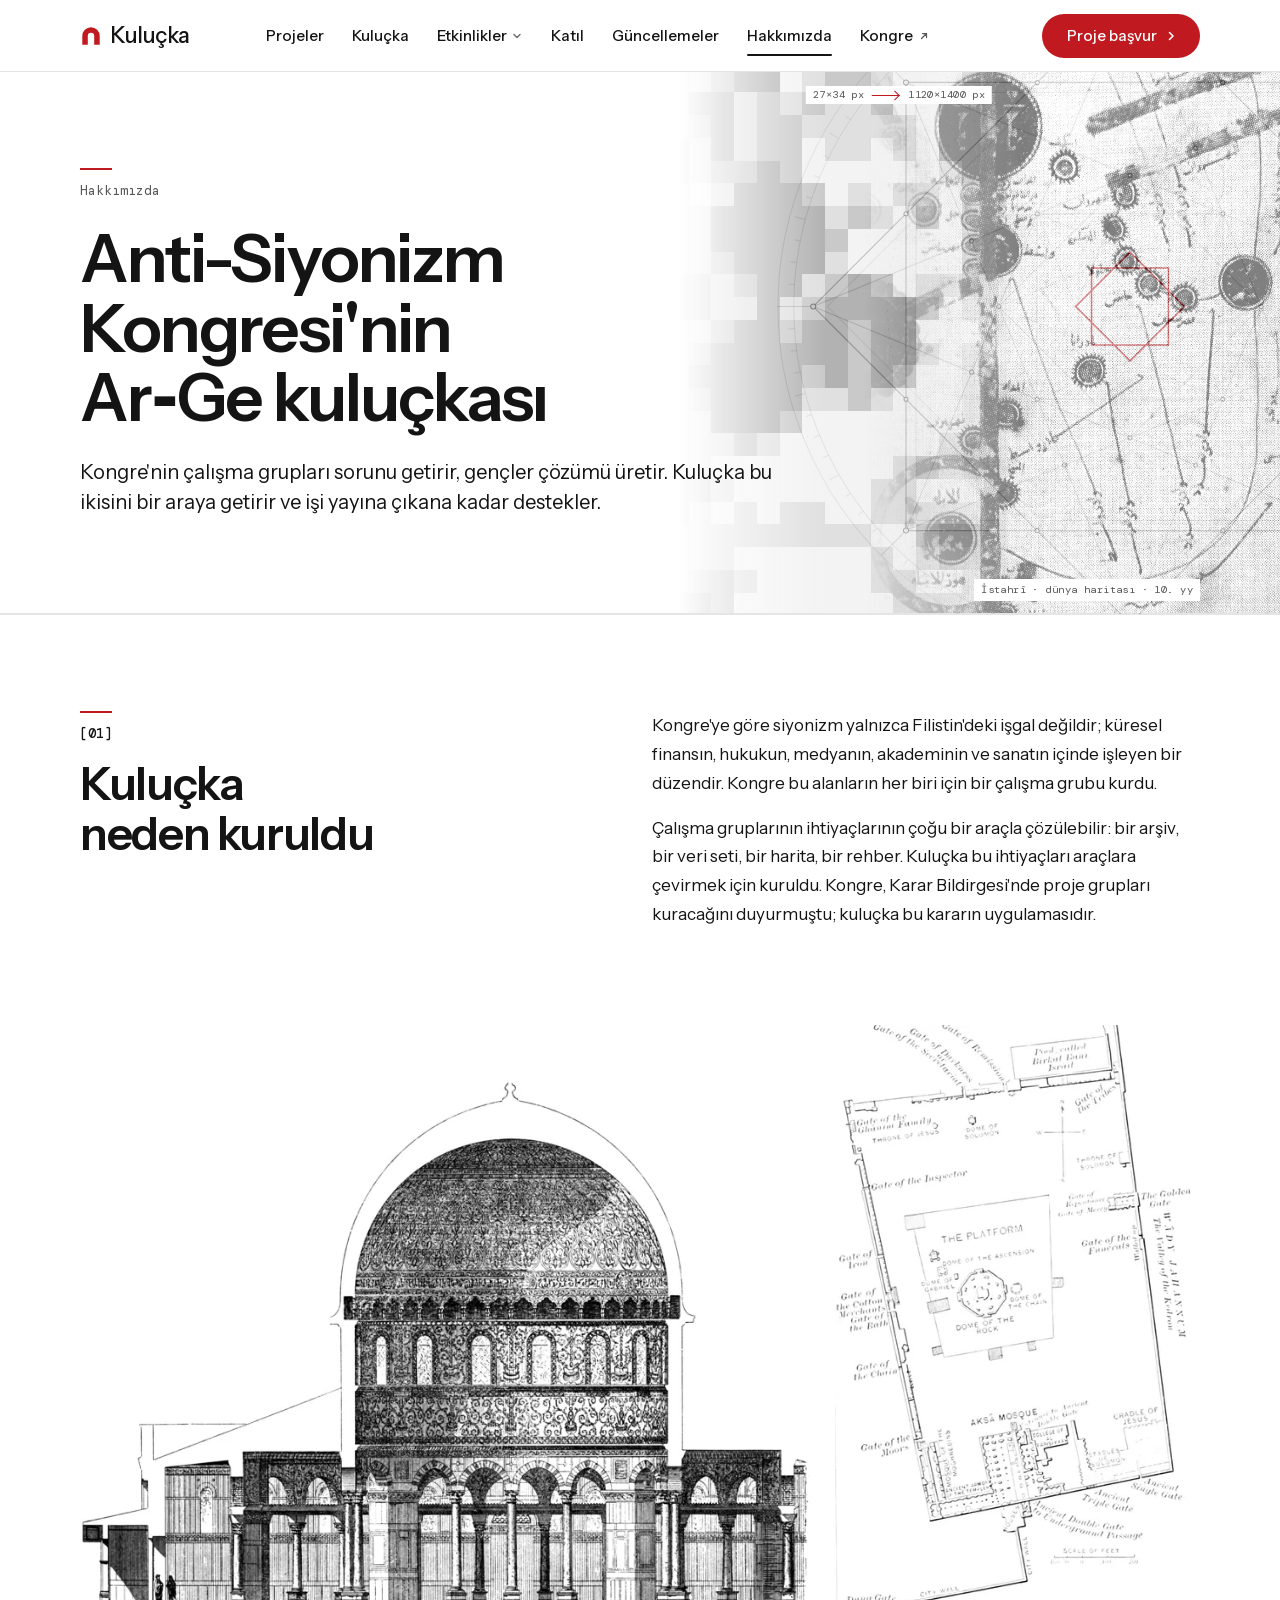
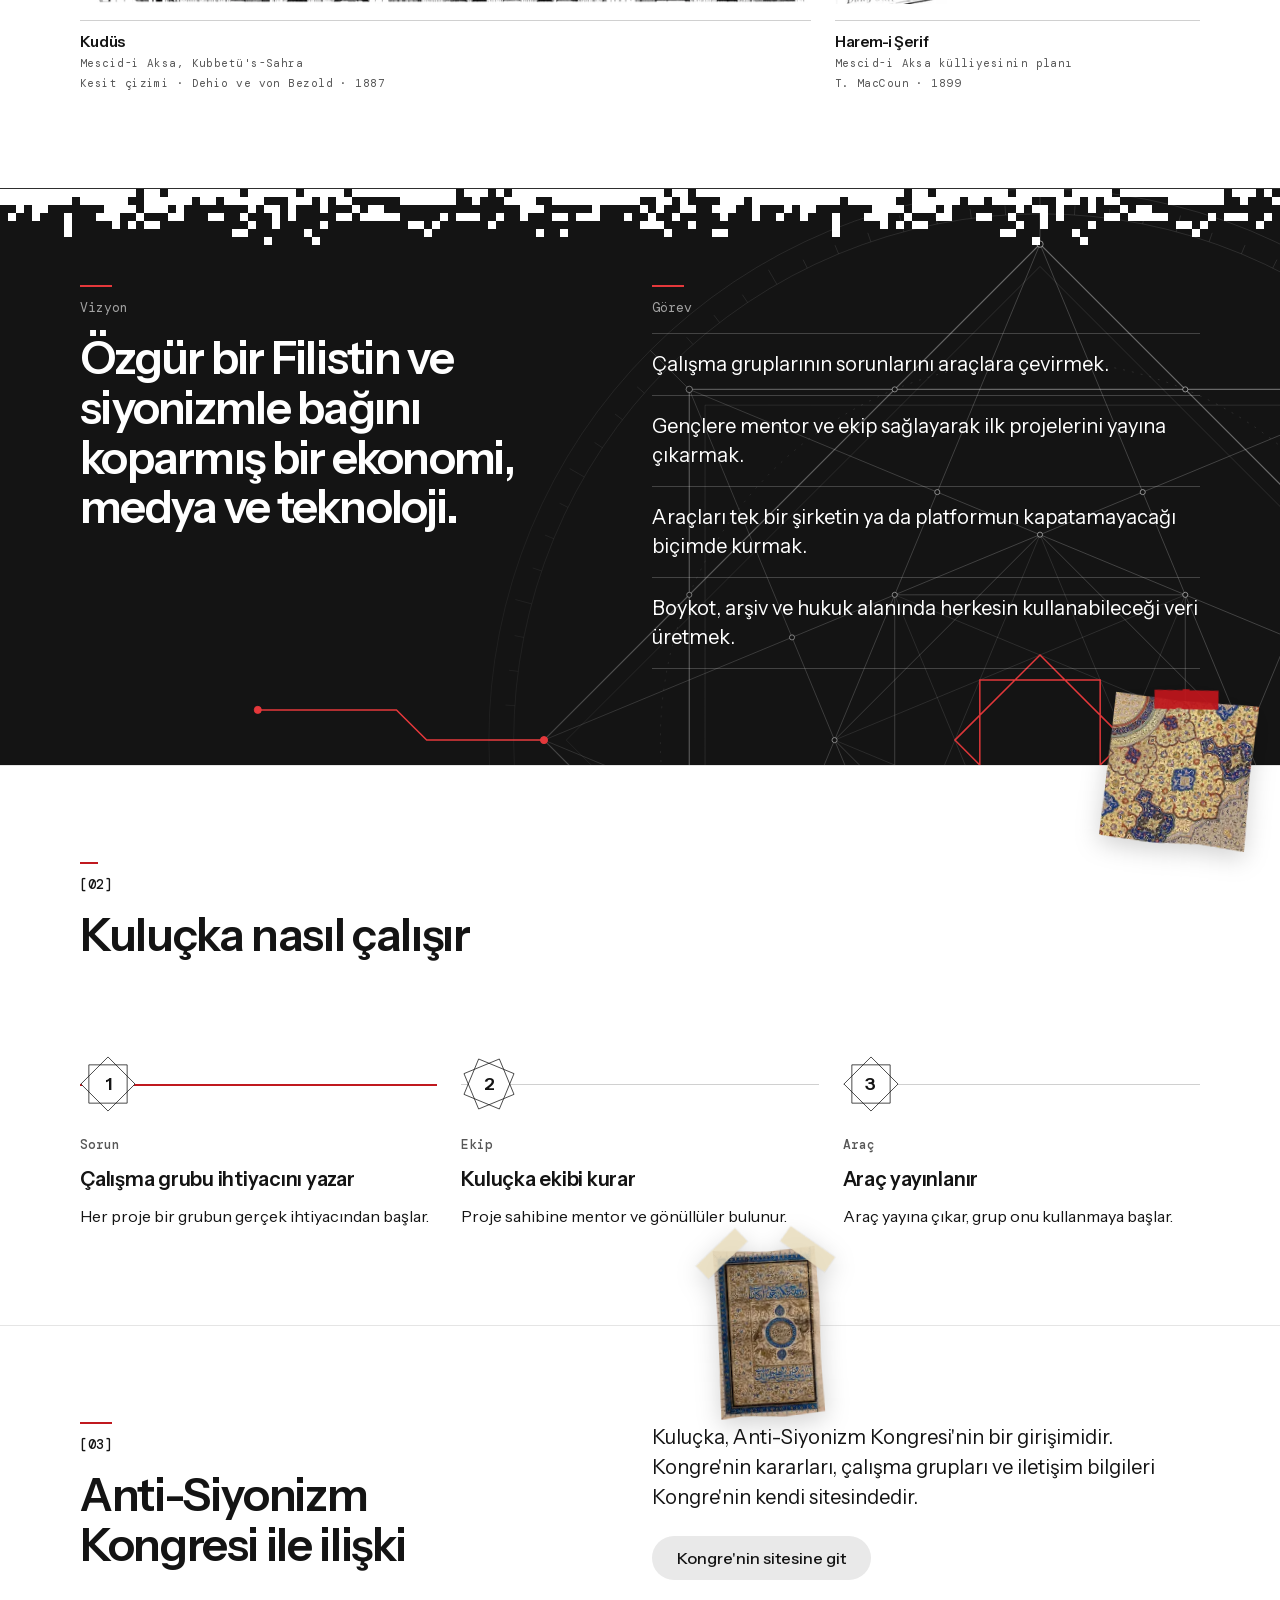
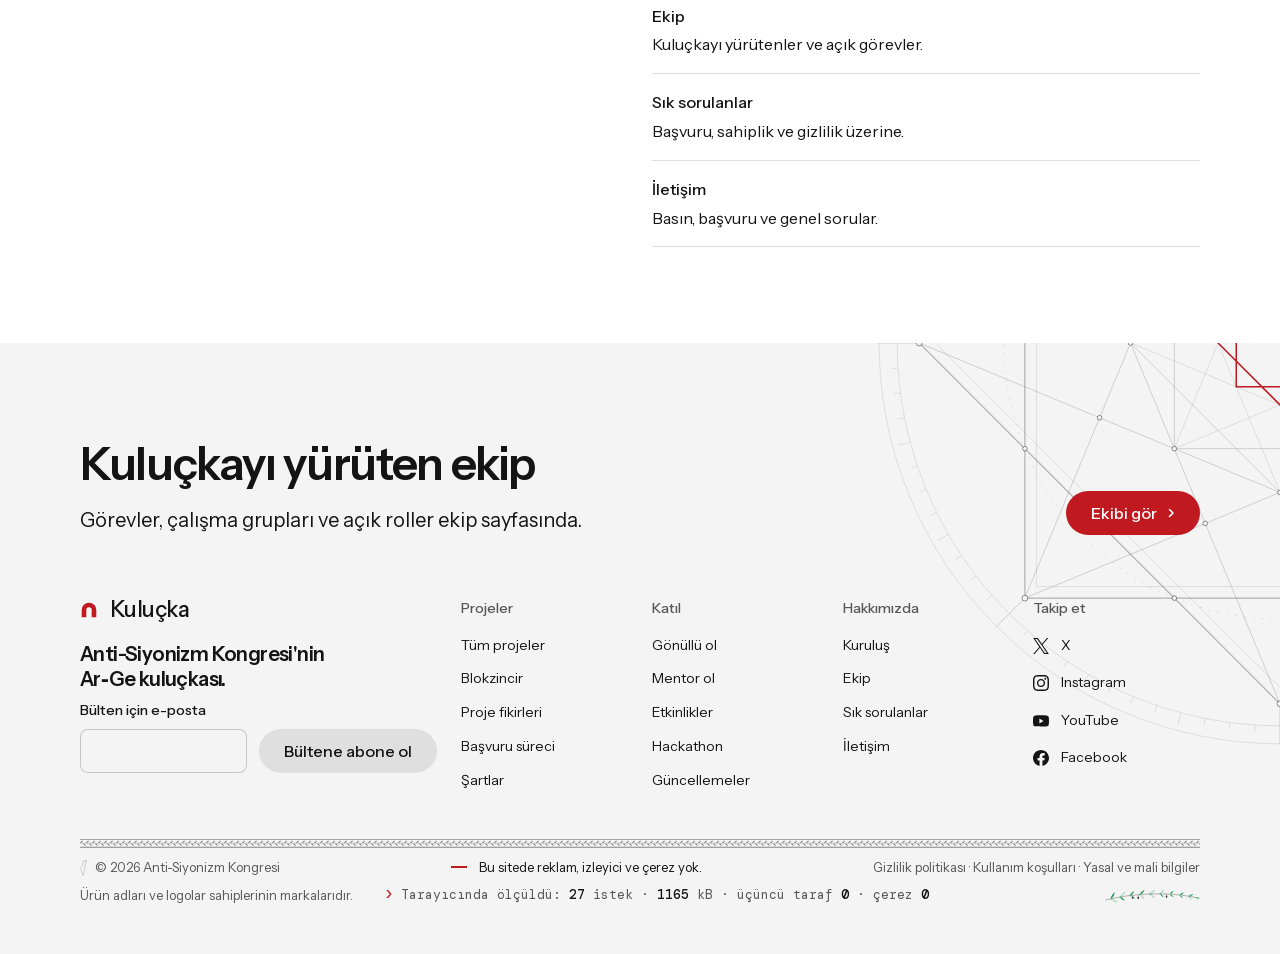
<file: hakkimizda.html>
<!doctype html>
<html lang="tr" data-type="software" data-radius="soft" data-buttons="pill" data-motion>
<head>
<meta charset="utf-8">
<meta name="viewport" content="width=device-width, initial-scale=1, viewport-fit=cover">
<title>Hakkımızda: Anti-Siyonizm Kongresi'nin Ar‑Ge kuluçkası</title>
<meta name="description" content="Kuluçka'nın neden kurulduğu, vizyonu, görevi, nasıl çalıştığı ve Anti-Siyonizm Kongresi ile ilişkisi.">
<meta property="og:type" content="website">
<meta property="og:title" content="Hakkımızda: Anti-Siyonizm Kongresi'nin Ar‑Ge kuluçkası">
<meta property="og:description" content="Kuluçka'nın neden kurulduğu, vizyonu, görevi, nasıl çalıştığı ve Anti-Siyonizm Kongresi ile ilişkisi.">
<meta property="og:image" content="share.jpg">
<meta name="twitter:card" content="summary_large_image">
<link rel="icon" href="favicon.svg" type="image/svg+xml">
<meta name="theme-color" content="#ffffff">
<meta name="site-kind" content="software">
<meta name="page-type" content="software">
<link rel="preload" href="fonts/instrument-sans-400-700-latin.woff2" as="font" type="font/woff2" crossorigin>
<link rel="stylesheet" href="fonts/fonts.css">
<link rel="stylesheet" href="assets/system.css">
<link rel="stylesheet" href="assets/ui/cards.css">
<link rel="stylesheet" href="assets/motion/motion.css">
<link rel="stylesheet" href="assets/icons/icon.css">
<style>
:root {
  --p-bg: #ffffff; --p-surface: #f4f4f4; --p-ink: #141414; --p-muted: #575757;
  --p-accent: #c0191f; --p-accent-ink: #ffffff; --p-action: #c0191f; --p-action-ink: #ffffff;
  --p-inv-bg: #141414; --p-inv-surface: #222222; --p-inv-ink: #ffffff; --p-inv-muted: #a3a3a3;
  --p-inv-accent: #ffffff; --p-inv-accent-ink: #141414; --p-inv-action: #ffffff; --p-inv-action-ink: #141414;
  --font-display: "Instrument Sans", system-ui, sans-serif;
  --font-text: "Instrument Sans", system-ui, sans-serif;
  --font-mono: "DM Mono", ui-monospace, "SFMono-Regular", Menlo, Consolas, monospace;
  --display-weight: 600;
  --display-tracking: -0.03em;
  --display-tracking-xl: -0.038em;
  --display-stretch: 96%;
  --ly-scale: 1.04;
}
</style>

<link rel="stylesheet" href="site.css">
<script>document.documentElement.classList.add('m-enter');setTimeout(()=>document.documentElement.classList.add('m-enter-done'),700)</script>
</head>
<body class="alt" data-rozet="1">
<header class="nav">
  <div class="wrap nav__bar">
    <a class="skip-link" href="#top">İçeriğe geç</a>
    <a class="nav__logo" href="index.html"><span class="mark" data-mark="arc" aria-hidden="true"></span>Kuluçka</a>
    <nav class="nav__links" aria-label="Ana menü">
      <div class="nav__item"><a class="nav__link" href="projeler.html" data-yer="projeler">Projeler</a></div>
      <div class="nav__item"><a class="nav__link" href="kulucka.html" data-yer="kulucka">Kuluçka</a></div>
      <div class="nav__item">
        <a class="nav__link" href="etkinlikler.html" data-yer="etkinlikler">Etkinlikler <svg class="chev" viewBox="0 0 12 12" aria-hidden="true"><path d="M3 4.5l3 3 3-3" fill="none" stroke="currentColor" stroke-width="1.5" stroke-linecap="round" stroke-linejoin="round"/></svg></a>
        <div class="nav__menu">
          <div class="wrap grid">
            <div class="menu-col span-4">
              <p class="t-label">Yaklaşan</p>
              <a href="hackathon.html">Hackathon: teknoloji başkaldırısı<span>Sakarya. Tarihi belirlenecek.</span></a>
            </div>
            <div class="menu-col span-4">
              <p class="t-label">Hepsi</p>
              <a href="etkinlikler.html">Etkinlikler<span>Yaklaşan ve duyurulacak etkinlikler.</span></a>
            </div>
          </div>
        </div>
      </div>
      <div class="nav__item"><a class="nav__link" href="katil.html" data-yer="katil">Katıl</a></div>
      <div class="nav__item"><a class="nav__link" href="guncellemeler.html" data-yer="guncellemeler">Güncellemeler</a></div>
      <div class="nav__item"><a class="nav__link" href="hakkimizda.html" data-yer="hakkimizda" aria-current="page">Hakkımızda</a></div>
      <div class="nav__item"><a class="nav__link nav__link--dis" href="https://antisiyonizmkongresi.org/" target="_blank" rel="noopener">Kongre<svg viewBox="0 0 12 12" width="10" height="10" aria-hidden="true"><path d="M3 9l6-6M4.2 3H9v4.8" fill="none" stroke="currentColor" stroke-width="1.5" stroke-linecap="round" stroke-linejoin="round"/></svg><span class="sr-only"> (yeni sekmede açılır)</span></a></div>
    </nav>
    <div class="nav__actions">
      <a class="btn btn--primary" href="kulucka.html#basvur">Proje başvur</a>
    </div>
    <button class="nav__toggle" type="button" aria-expanded="false" aria-label="Menü">
      <svg width="18" height="18" viewBox="0 0 18 18" aria-hidden="true"><path d="M2 5h14M2 13h14" stroke="currentColor" stroke-width="1.6" stroke-linecap="round"/></svg>
    </button>
  </div>
</header>

<main id="top">
<section class="basi" aria-labelledby="basi-h">
  <figure class="eser"><img class="eser__net" src="assets/img/eser/istahri-dunya.webp" srcset="assets/img/eser/istahri-dunya-k.webp 608w, assets/img/eser/istahri-dunya.webp 1120w" sizes="(max-width: 639px) 70vw, (max-width: 1023px) 56vw, 660px" alt="İstahrî'nin dünya haritası" width="1120" height="1400" decoding="async"><img class="eser__piksel" src="assets/img/eser/istahri-dunya-p.png" alt="" width="1120" height="1400" decoding="async" aria-hidden="true"><span class="eser__olcu" aria-hidden="true">27×34 px <i></i> 1120×1400 px</span><figcaption class="eser__kunye">İstahrî · dünya haritası · 10. yy</figcaption></figure>
  <div class="wrap grid">
    <div class="span-8">
      <p class="kunye basi__ust"><span class="cizgi" aria-hidden="true"></span><span>Hakkımızda</span></p>
      <h1 id="basi-h">Anti-Siyonizm Kongresi'nin Ar‑Ge kuluçkası</h1>
      <p class="t-lead">Kongre'nin çalışma grupları sorunu getirir, gençler çözümü üretir. Kuluçka bu ikisini bir araya getirir ve işi yayına çıkana kadar destekler.</p>
    </div>
  </div>
</section>

<section id="neden" aria-labelledby="neden-h">
  <div class="wrap">
    <div class="grid grid--top">
      <h2 class="span-5" id="neden-h">Kuluçka neden kuruldu</h2>
      <div class="span-6 start-7 yazi">
        <p>Kongre'ye göre siyonizm yalnızca Filistin'deki işgal değildir; küresel finansın, hukukun, medyanın, akademinin ve sanatın içinde işleyen bir düzendir. Kongre bu alanların her biri için bir çalışma grubu kurdu.</p>
        <p>Çalışma gruplarının ihtiyaçlarının çoğu bir araçla çözülebilir: bir arşiv, bir veri seti, bir harita, bir rehber. Kuluçka bu ihtiyaçları araçlara çevirmek için kuruldu. Kongre, Karar Bildirgesi'nde proje grupları kuracağını duyurmuştu; kuluçka bu kararın uygulamasıdır.</p>
      </div>
    </div>
        <div class="kesitler">
      <figure class="kesit">
        <img src="assets/img/kudus/kesit-840.webp" srcset="assets/img/kudus/kesit-840.webp 840w, assets/img/kudus/kesit-1680.webp 1680w" sizes="(max-width: 1023px) 92vw, 840px" alt="Kudüs'te Kubbetü's-Sahra'nın kesit çizimi: ortada yüksek kubbe ve kasnağı, altında sütunlu ve kemerli iki halka, iki yanda alçak dış duvarlar." width="1680" height="1204" loading="lazy" decoding="async">
        <figcaption><b>Kudüs</b><span>Mescid-i Aksa, Kubbetü's-Sahra</span><span>Kesit çizimi · Dehio ve von Bezold · 1887</span></figcaption>
      </figure>
      <figure class="kesit kesit--plan">
        <img src="assets/img/kudus/plan-430.webp" srcset="assets/img/kudus/plan-430.webp 430w, assets/img/kudus/plan-860.webp 860w" sizes="(max-width: 1023px) 70vw, 405px" alt="Kudüs'te Harem-i Şerif'in, yani Mescid-i Aksa külliyesinin 1899 tarihli planı: ortadaki platformda Kubbetü's-Sahra, güney kenarında Aksa Camii, çevresinde surlar ve kapılar. Yazılar İngilizcedir." width="860" height="1361" loading="lazy" decoding="async">
        <figcaption><b>Harem-i Şerif</b><span>Mescid-i Aksa külliyesinin planı</span><span>T. MacCoun · 1899</span></figcaption>
      </figure>
    </div>
  </div>
</section>

<section class="koyu ground-inverse" id="vizyon" aria-labelledby="vizyon-h">
  <img class="layer" src="assets/grafik/rozet-koyu.svg" alt="" aria-hidden="true" loading="lazy">
  <div class="wrap">
    <h2 class="sr-only" id="vizyon-h">Vizyon ve görev</h2>
    <div class="iki">
      <div>
        <h3><span class="cizgi" aria-hidden="true"></span>Vizyon</h3>
        <p class="buyuk">Özgür bir Filistin ve siyonizmle bağını koparmış bir ekonomi, medya ve teknoloji.</p>
      </div>
      <div>
        <h3><span class="cizgi" aria-hidden="true"></span>Görev</h3>
        <ul>
          <li>Çalışma gruplarının sorunlarını araçlara çevirmek.</li>
          <li>Gençlere mentor ve ekip sağlayarak ilk projelerini yayına çıkarmak.</li>
          <li>Araçları tek bir şirketin ya da platformun kapatamayacağı biçimde kurmak.</li>
          <li>Boykot, arşiv ve hukuk alanında herkesin kullanabileceği veri üretmek.</li>
        </ul>
      </div>
    </div>
  </div>
</section>

<section id="nasil" aria-labelledby="nasil-h">
  <figure class="asi asi--sag asi--kirmizi asi--k2" style="--r: 6deg; --w: 146px"><img src="assets/img/asi/semse-ceyrek.webp" srcset="assets/img/asi/semse-ceyrek-k.webp 260w, assets/img/asi/semse-ceyrek.webp 520w" sizes="146px" alt="Şemseden ayrıntı: altın zemin üzerinde lacivert madalyonlar" width="520" height="520" loading="lazy" decoding="async"><figcaption class="sr-only">Şemse, Şah Cihan albümü, 17. yüzyıl</figcaption></figure>
  <div class="wrap">
    <div class="section-head"><h2 id="nasil-h">Kuluçka nasıl çalışır</h2></div>
    <ol class="adimlar adimlar--uc">
      <li><span class="adimlar__ne">Sorun</span><h3>Çalışma grubu ihtiyacını yazar</h3><p>Her proje bir grubun gerçek ihtiyacından başlar.</p></li>
      <li><span class="adimlar__ne">Ekip</span><h3>Kuluçka ekibi kurar</h3><p>Proje sahibine mentor ve gönüllüler bulunur.</p></li>
      <li><span class="adimlar__ne">Araç</span><h3>Araç yayınlanır</h3><p>Araç yayına çıkar, grup onu kullanmaya başlar.</p></li>
    </ol>
  </div>
</section>

<section id="kongre" aria-labelledby="kongre-h">
  <figure class="asi asi--orta asi--kagit asi--k3" style="--r: -3deg; --w: 104px"><img src="assets/img/asi/tezhip-pano.webp" srcset="assets/img/asi/tezhip-pano-k.webp 160w, assets/img/asi/tezhip-pano.webp 320w" sizes="104px" alt="Tezhipli başlık sayfasının bir kanadı: lacivert çerçeve içinde altın bezeme" width="320" height="520" loading="lazy" decoding="async"><figcaption class="sr-only">Acâibü'l-Mahlûkât, tezhipli başlık sayfası</figcaption></figure>
  <div class="wrap">
    <div class="grid grid--top">
      <h2 class="span-5" id="kongre-h">Anti-Siyonizm Kongresi ile ilişki</h2>
      <div class="span-6 start-7 stack-5">
        <p class="t-lead">Kuluçka, Anti-Siyonizm Kongresi'nin bir girişimidir. Kongre'nin kararları, çalışma grupları ve iletişim bilgileri Kongre'nin kendi sitesindedir.</p>
        <div class="btn-row"><a class="btn btn--secondary" href="https://antisiyonizmkongresi.org" rel="noopener">Kongre'nin sitesine git</a></div>
        <ul class="rows">
          <li><span class="rows__name"><a href="ekip.html">Ekip</a></span><p>Kuluçkayı yürütenler ve açık görevler.</p></li>
          <li><span class="rows__name"><a href="sss.html">Sık sorulanlar</a></span><p>Başvuru, sahiplik ve gizlilik üzerine.</p></li>
          <li><span class="rows__name"><a href="iletisim.html">İletişim</a></span><p>Basın, başvuru ve genel sorular.</p></li>
        </ul>
      </div>
    </div>
  </div>
</section>
</main>

<footer class="footer closing ground-surface" id="contact" aria-labelledby="close-h">
  <div class="wrap">
    <div class="closing__cta">
      <div class="section-head--split">
        <div><h2 id="close-h">Kuluçkayı yürüten ekip</h2><p class="t-lead">Görevler, çalışma grupları ve açık roller ekip sayfasında.</p></div>
        <a class="btn btn--primary" href="ekip.html">Ekibi gör<svg class="m-arrow" viewBox="0 0 12 12" aria-hidden="true"><path class="m-arrow__stem" d="M1 6h8"/><path class="m-arrow__head" d="M4.5 2.5 8 6l-3.5 3.5"/></svg></a>
      </div>
    </div>
        <div class="closing__links">
      <div class="grid">
        <div class="span-4 stack-4">
          <a class="nav__logo" href="index.html"><span class="mark" data-mark="arc" aria-hidden="true"></span>Kuluçka</a>
          <p class="footer__lede">Anti-Siyonizm Kongresi'nin Ar‑Ge kuluçkası.</p>
          <form class="form bulten" id="bulten" action="mailto:antisiyonizmkongresi@gmail.com?subject=B%C3%BClten%20aboneli%C4%9Fi" method="post" enctype="text/plain" data-endpoint="" data-sent="Bülten aboneliğin bize ulaştı." novalidate>
            <div class="field"><label for="b-eposta">Bülten için e-posta</label>
              <input id="b-eposta" name="eposta" type="email" autocomplete="email" inputmode="email" required aria-describedby="b-eposta-err"></div>
            <button class="btn btn--secondary" type="submit">Bültene abone ol</button>
            <p class="field__error" id="b-eposta-err" hidden>İçinde @ olan bir e-posta adresi yaz.</p>
            <p class="form__status" role="status" data-form-status></p>
          </form>
        </div>
        <div class="span-2 footer__col"><h3>Projeler</h3><ul>
          <li><a href="projeler.html">Tüm projeler</a></li>
          <li><a href="blokzincir.html">Blokzincir</a></li>
          <li><a href="projeler.html#fikirler">Proje fikirleri</a></li>
          <li><a href="kulucka.html#surec">Başvuru süreci</a></li>
          <li><a href="kulucka.html#sartlar">Şartlar</a></li>
        </ul></div>
        <div class="span-2 footer__col"><h3>Katıl</h3><ul>
          <li><a href="katil.html#gonullu">Gönüllü ol</a></li>
          <li><a href="katil.html#mentor">Mentor ol</a></li>
          <li><a href="etkinlikler.html">Etkinlikler</a></li>
          <li><a href="hackathon.html">Hackathon</a></li>
          <li><a href="guncellemeler.html">Güncellemeler</a></li>
        </ul></div>
        <div class="span-2 footer__col"><h3>Hakkımızda</h3><ul>
          <li><a href="hakkimizda.html">Kuruluş</a></li>
          <li><a href="ekip.html">Ekip</a></li>
          <li><a href="sss.html">Sık sorulanlar</a></li>
          <li><a href="iletisim.html">İletişim</a></li>
        </ul></div>
        <div class="span-2 footer__col"><h3>Takip et</h3><ul class="footer__sosyal">
          <li><a href="https://x.com/antisiyonizmk" rel="noopener"><svg viewBox="0 0 24 24" fill="currentColor" aria-hidden="true"><path d="M14.234 10.162 22.977 0h-2.072l-7.591 8.824L7.251 0H.258l9.168 13.343L.258 24H2.33l8.016-9.318L16.749 24h6.993zm-2.837 3.299-.929-1.329L3.076 1.56h3.182l5.965 8.532.929 1.329 7.754 11.09h-3.182z"/></svg>X</a></li>
          <li><a href="https://instagram.com/antisiyonizmkongresi" rel="noopener"><svg viewBox="0 0 24 24" fill="currentColor" aria-hidden="true"><path d="M7.0301.084c-1.2768.0602-2.1487.264-2.911.5634-.7888.3075-1.4575.72-2.1228 1.3877-.6652.6677-1.075 1.3368-1.3802 2.127-.2954.7638-.4956 1.6365-.552 2.914-.0564 1.2775-.0689 1.6882-.0626 4.947.0062 3.2586.0206 3.6671.0825 4.9473.061 1.2765.264 2.1482.5635 2.9107.308.7889.72 1.4573 1.388 2.1228.6679.6655 1.3365 1.0743 2.1285 1.38.7632.295 1.6361.4961 2.9134.552 1.2773.056 1.6884.069 4.9462.0627 3.2578-.0062 3.668-.0207 4.9478-.0814 1.28-.0607 2.147-.2652 2.9098-.5633.7889-.3086 1.4578-.72 2.1228-1.3881.665-.6682 1.0745-1.3378 1.3795-2.1284.2957-.7632.4966-1.636.552-2.9124.056-1.2809.0692-1.6898.063-4.948-.0063-3.2583-.021-3.6668-.0817-4.9465-.0607-1.2797-.264-2.1487-.5633-2.9117-.3084-.7889-.72-1.4568-1.3876-2.1228C21.2982 1.33 20.628.9208 19.8378.6165 19.074.321 18.2017.1197 16.9244.0645 15.6471.0093 15.236-.005 11.977.0014 8.718.0076 8.31.0215 7.0301.0839m.1402 21.6932c-1.17-.0509-1.8053-.2453-2.2287-.408-.5606-.216-.96-.4771-1.3819-.895-.422-.4178-.6811-.8186-.9-1.378-.1644-.4234-.3624-1.058-.4171-2.228-.0595-1.2645-.072-1.6442-.079-4.848-.007-3.2037.0053-3.583.0607-4.848.05-1.169.2456-1.805.408-2.2282.216-.5613.4762-.96.895-1.3816.4188-.4217.8184-.6814 1.3783-.9003.423-.1651 1.0575-.3614 2.227-.4171 1.2655-.06 1.6447-.072 4.848-.079 3.2033-.007 3.5835.005 4.8495.0608 1.169.0508 1.8053.2445 2.228.408.5608.216.96.4754 1.3816.895.4217.4194.6816.8176.9005 1.3787.1653.4217.3617 1.056.4169 2.2263.0602 1.2655.0739 1.645.0796 4.848.0058 3.203-.0055 3.5834-.061 4.848-.051 1.17-.245 1.8055-.408 2.2294-.216.5604-.4763.96-.8954 1.3814-.419.4215-.8181.6811-1.3783.9-.4224.1649-1.0577.3617-2.2262.4174-1.2656.0595-1.6448.072-4.8493.079-3.2045.007-3.5825-.006-4.848-.0608M16.953 5.5864A1.44 1.44 0 1 0 18.39 4.144a1.44 1.44 0 0 0-1.437 1.4424M5.8385 12.012c.0067 3.4032 2.7706 6.1557 6.173 6.1493 3.4026-.0065 6.157-2.7701 6.1506-6.1733-.0065-3.4032-2.771-6.1565-6.174-6.1498-3.403.0067-6.156 2.771-6.1496 6.1738M8 12.0077a4 4 0 1 1 4.008 3.9921A3.9996 3.9996 0 0 1 8 12.0077"/></svg>Instagram</a></li>
          <li><a href="https://youtube.com/@ASKongresi" rel="noopener"><svg viewBox="0 0 24 24" fill="currentColor" aria-hidden="true"><path d="M23.498 6.186a3.016 3.016 0 0 0-2.122-2.136C19.505 3.545 12 3.545 12 3.545s-7.505 0-9.377.505A3.017 3.017 0 0 0 .502 6.186C0 8.07 0 12 0 12s0 3.93.502 5.814a3.016 3.016 0 0 0 2.122 2.136c1.871.505 9.376.505 9.376.505s7.505 0 9.377-.505a3.015 3.015 0 0 0 2.122-2.136C24 15.93 24 12 24 12s0-3.93-.502-5.814zM9.545 15.568V8.432L15.818 12l-6.273 3.568z"/></svg>YouTube</a></li>
          <li><a href="https://www.facebook.com/people/Anti-Siyonizm-Kongresi/61582079376594/" rel="noopener"><svg viewBox="0 0 256 256" aria-hidden="true"><defs><mask id="k-facebook" maskUnits="userSpaceOnUse" x="0" y="0" width="256" height="256"><path d="M256,128 C256,57.3075 198.6925,0 128,0 C57.3075,0 0,57.3075 0,128 C0,191.8885 46.80775,244.8425 108,254.445 L108,165 L75.5,165 L75.5,128 L108,128 L108,99.8 C108,67.72 127.1095,50 156.3475,50 C170.35175,50 185,52.5 185,52.5 L185,84 L168.8595,84 C152.95875,84 148,93.86675 148,103.98925 L148,128 L183.5,128 L177.825,165 L148,165 L148,254.445 C209.19225,244.8425 256,191.8885 256,128" fill="#fff"/><path d="M177.825,165 L183.5,128 L148,128 L148,103.98925 C148,93.86675 152.95875,84 168.8595,84 L185,84 L185,52.5 C185,52.5 170.35175,50 156.3475,50 C127.1095,50 108,67.72 108,99.8 L108,128 L75.5,128 L75.5,165 L108,165 L108,254.445 C114.51675,255.4675 121.196,256 128,256 C134.804,256 141.48325,255.4675 148,254.445 L148,165 L177.825,165" fill="#000"/></mask></defs><rect width="256" height="256" fill="currentColor" mask="url(#k-facebook)"/></svg>Facebook</a></li>
        </ul></div>
      </div>
      <div class="footer__legal">
        <span class="telif"><img src="assets/grafik/filistin.svg" alt="" width="9" height="22" loading="lazy" decoding="async">&copy; 2026 Anti-Siyonizm Kongresi</span>
        <span class="ilke"><span class="cizgi" aria-hidden="true"></span>Bu sitede reklam, izleyici ve çerez yok.</span>
        <span><a href="gizlilik.html">Gizlilik politikası</a> · <a href="kosullar.html">Kullanım koşulları</a> · <a href="yasal.html">Yasal ve mali bilgiler</a></span>
        <span class="footer__not"><span>Ürün adları ve logolar sahiplerinin markalarıdır.</span></span>
        <p class="olcu" data-olcu hidden><b>&gt;</b> Tarayıcında ölçüldü: <span data-olcu-istek>0</span> istek <span>· <span data-olcu-kb>0</span> kB</span> · üçüncü taraf <span data-olcu-uc>0</span> · çerez <span data-olcu-cerez>0</span></p>
        <img class="footer__zeytin" src="assets/grafik/zeytin.svg" alt="" width="110" height="21" loading="lazy" decoding="async" aria-hidden="true">
      </div>
    </div>
      </div>
</footer>

<script type="module" src="assets/system.js"></script>
<script type="module" src="assets/motion/motion.js"></script>
<script type="module" src="siber.js"></script>
</body>
</html>
</file>
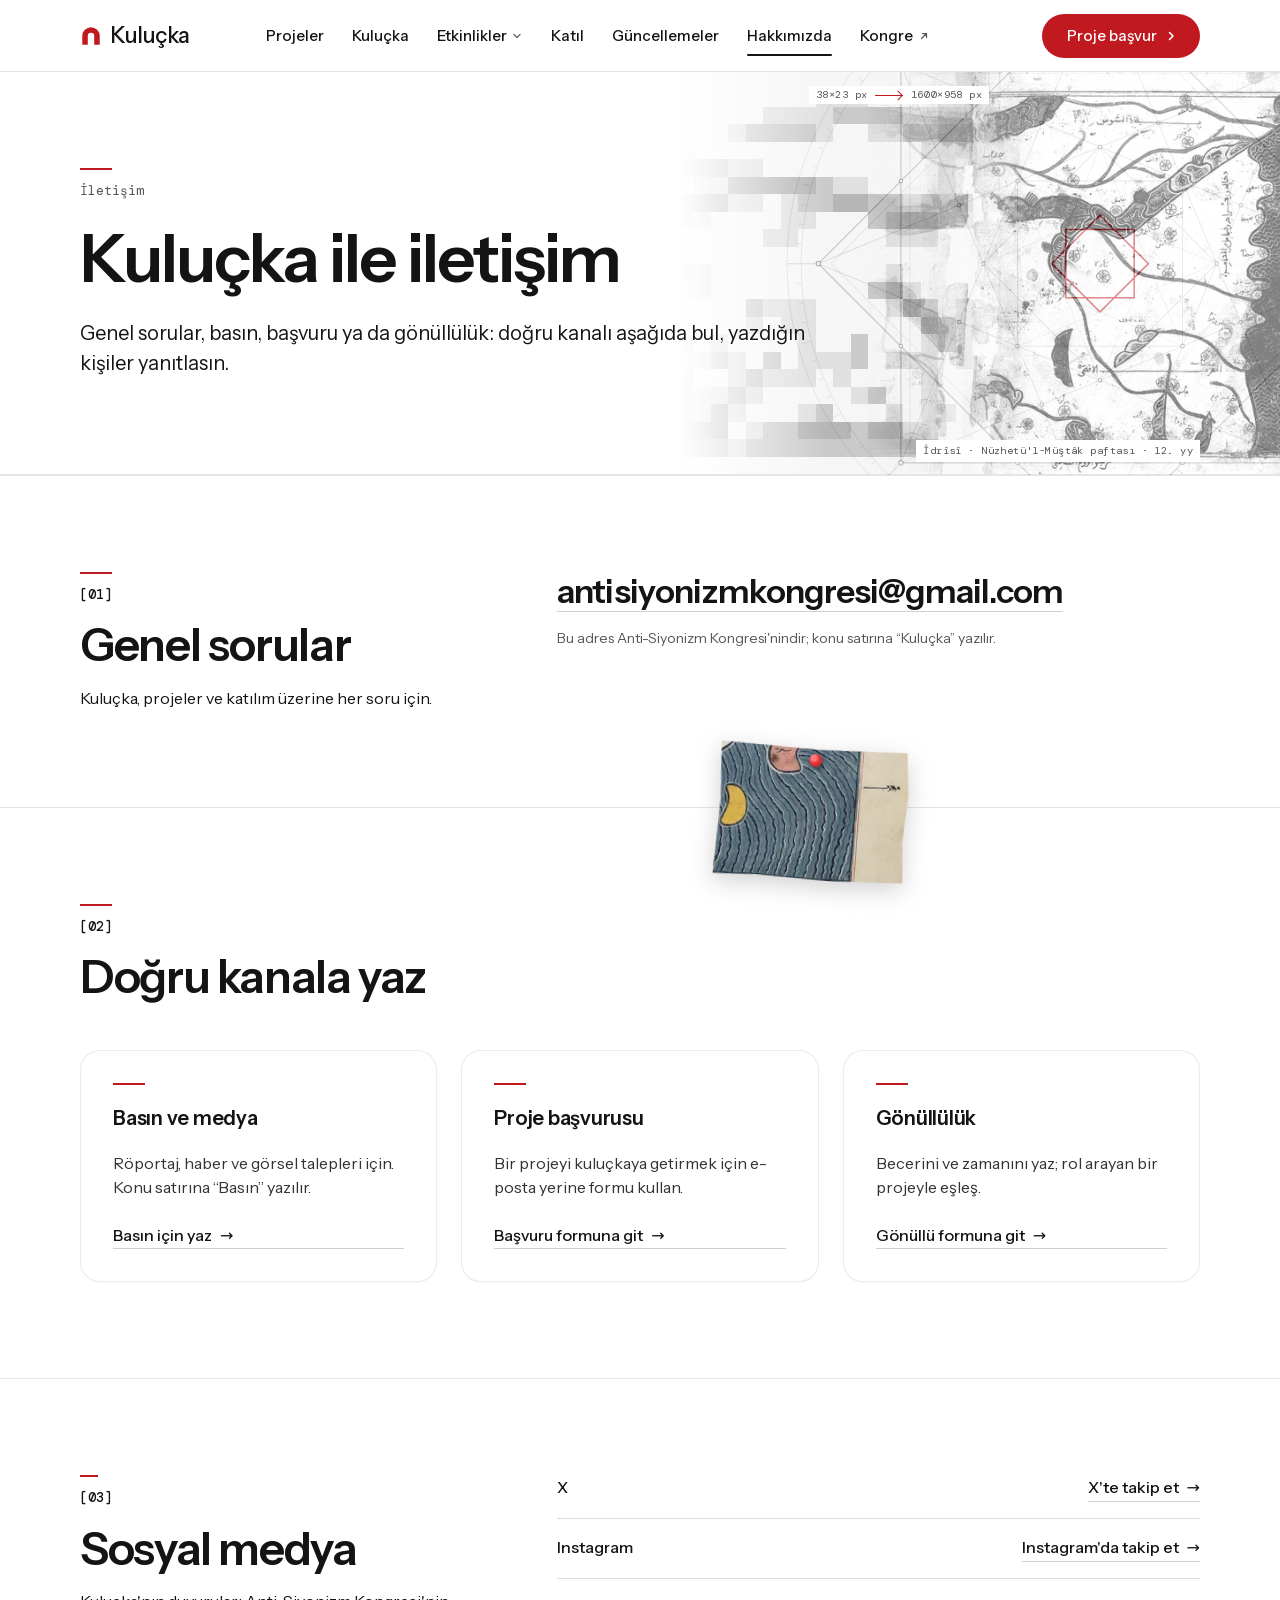
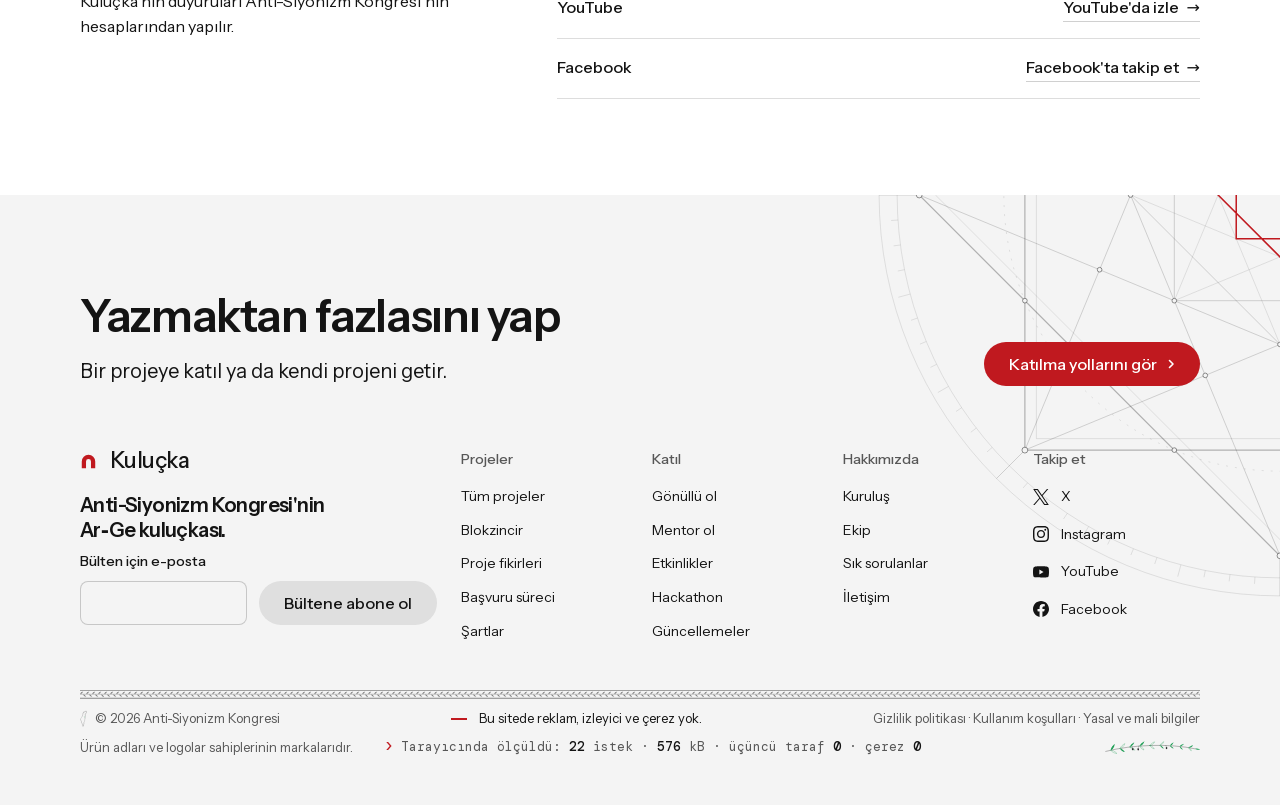
<file: iletisim.html>
<!doctype html>
<html lang="tr" data-type="software" data-radius="soft" data-buttons="pill" data-motion>
<head>
<meta charset="utf-8">
<meta name="viewport" content="width=device-width, initial-scale=1, viewport-fit=cover">
<title>İletişim: Kuluçka'ya yazmanın yolları</title>
<meta name="description" content="Kuluçka'ya genel sorular, basın, proje başvurusu ve gönüllülük için doğru kanal; Anti-Siyonizm Kongresi'nin sosyal medya hesapları.">
<meta property="og:type" content="website">
<meta property="og:title" content="İletişim: Kuluçka'ya yazmanın yolları">
<meta property="og:description" content="Kuluçka'ya genel sorular, basın, proje başvurusu ve gönüllülük için doğru kanal; Anti-Siyonizm Kongresi'nin sosyal medya hesapları.">
<meta property="og:image" content="share.jpg">
<meta name="twitter:card" content="summary_large_image">
<link rel="icon" href="favicon.svg" type="image/svg+xml">
<meta name="theme-color" content="#ffffff">
<meta name="site-kind" content="software">
<meta name="page-type" content="software">
<link rel="preload" href="fonts/instrument-sans-400-700-latin.woff2" as="font" type="font/woff2" crossorigin>
<link rel="stylesheet" href="fonts/fonts.css">
<link rel="stylesheet" href="assets/system.css">
<link rel="stylesheet" href="assets/ui/cards.css">
<link rel="stylesheet" href="assets/motion/motion.css">
<link rel="stylesheet" href="assets/icons/icon.css">
<style>
:root {
  --p-bg: #ffffff; --p-surface: #f4f4f4; --p-ink: #141414; --p-muted: #575757;
  --p-accent: #c0191f; --p-accent-ink: #ffffff; --p-action: #c0191f; --p-action-ink: #ffffff;
  --p-inv-bg: #141414; --p-inv-surface: #222222; --p-inv-ink: #ffffff; --p-inv-muted: #a3a3a3;
  --p-inv-accent: #ffffff; --p-inv-accent-ink: #141414; --p-inv-action: #ffffff; --p-inv-action-ink: #141414;
  --font-display: "Instrument Sans", system-ui, sans-serif;
  --font-text: "Instrument Sans", system-ui, sans-serif;
  --font-mono: "DM Mono", ui-monospace, "SFMono-Regular", Menlo, Consolas, monospace;
  --display-weight: 600;
  --display-tracking: -0.03em;
  --display-tracking-xl: -0.038em;
  --display-stretch: 96%;
  --ly-scale: 1.04;
}
</style>

<link rel="stylesheet" href="site.css">
<script>document.documentElement.classList.add('m-enter');setTimeout(()=>document.documentElement.classList.add('m-enter-done'),700)</script>
</head>
<body class="alt" data-rozet="2">
<header class="nav">
  <div class="wrap nav__bar">
    <a class="skip-link" href="#top">İçeriğe geç</a>
    <a class="nav__logo" href="index.html"><span class="mark" data-mark="arc" aria-hidden="true"></span>Kuluçka</a>
    <nav class="nav__links" aria-label="Ana menü">
      <div class="nav__item"><a class="nav__link" href="projeler.html" data-yer="projeler">Projeler</a></div>
      <div class="nav__item"><a class="nav__link" href="kulucka.html" data-yer="kulucka">Kuluçka</a></div>
      <div class="nav__item">
        <a class="nav__link" href="etkinlikler.html" data-yer="etkinlikler">Etkinlikler <svg class="chev" viewBox="0 0 12 12" aria-hidden="true"><path d="M3 4.5l3 3 3-3" fill="none" stroke="currentColor" stroke-width="1.5" stroke-linecap="round" stroke-linejoin="round"/></svg></a>
        <div class="nav__menu">
          <div class="wrap grid">
            <div class="menu-col span-4">
              <p class="t-label">Yaklaşan</p>
              <a href="hackathon.html">Hackathon: teknoloji başkaldırısı<span>Sakarya. Tarihi belirlenecek.</span></a>
            </div>
            <div class="menu-col span-4">
              <p class="t-label">Hepsi</p>
              <a href="etkinlikler.html">Etkinlikler<span>Yaklaşan ve duyurulacak etkinlikler.</span></a>
            </div>
          </div>
        </div>
      </div>
      <div class="nav__item"><a class="nav__link" href="katil.html" data-yer="katil">Katıl</a></div>
      <div class="nav__item"><a class="nav__link" href="guncellemeler.html" data-yer="guncellemeler">Güncellemeler</a></div>
      <div class="nav__item"><a class="nav__link" href="hakkimizda.html" data-yer="hakkimizda" aria-current="page">Hakkımızda</a></div>
      <div class="nav__item"><a class="nav__link nav__link--dis" href="https://antisiyonizmkongresi.org/" target="_blank" rel="noopener">Kongre<svg viewBox="0 0 12 12" width="10" height="10" aria-hidden="true"><path d="M3 9l6-6M4.2 3H9v4.8" fill="none" stroke="currentColor" stroke-width="1.5" stroke-linecap="round" stroke-linejoin="round"/></svg><span class="sr-only"> (yeni sekmede açılır)</span></a></div>
    </nav>
    <div class="nav__actions">
      <a class="btn btn--primary" href="kulucka.html#basvur">Proje başvur</a>
    </div>
    <button class="nav__toggle" type="button" aria-expanded="false" aria-label="Menü">
      <svg width="18" height="18" viewBox="0 0 18 18" aria-hidden="true"><path d="M2 5h14M2 13h14" stroke="currentColor" stroke-width="1.6" stroke-linecap="round"/></svg>
    </button>
  </div>
</header>

<main id="top">
<section class="basi" aria-labelledby="basi-h">
  <figure class="eser"><img class="eser__net" src="assets/img/eser/idrisi-pafta.webp" srcset="assets/img/eser/idrisi-pafta-k.webp 760w, assets/img/eser/idrisi-pafta.webp 1600w" sizes="(max-width: 639px) 70vw, (max-width: 1023px) 56vw, 660px" alt="İdrîsî'nin Nüzhetü'l-Müştâk'ından bir harita paftası" width="1600" height="958" decoding="async"><img class="eser__piksel" src="assets/img/eser/idrisi-pafta-p.png" alt="" width="1600" height="958" decoding="async" aria-hidden="true"><span class="eser__olcu" aria-hidden="true">38×23 px <i></i> 1600×958 px</span><figcaption class="eser__kunye">İdrîsî · Nüzhetü'l-Müştâk paftası · 12. yy</figcaption></figure>
  <div class="wrap grid">
    <div class="span-8">
      <p class="kunye basi__ust"><span class="cizgi" aria-hidden="true"></span><span>İletişim</span></p>
      <h1 id="basi-h">Kuluçka ile iletişim</h1>
      <p class="t-lead">Genel sorular, basın, başvuru ya da gönüllülük: doğru kanalı aşağıda bul, yazdığın kişiler yanıtlasın.</p>
    </div>
  </div>
</section>

<section id="genel" aria-labelledby="genel-h">
  <div class="wrap">
    <div class="grid grid--top">
      <div class="span-5 stack-4">
        <h2 id="genel-h">Genel sorular</h2>
        <p>Kuluçka, projeler ve katılım üzerine her soru için.</p>
      </div>
      <div class="span-7 start-6 stack-4">
        <a class="posta" href="mailto:antisiyonizmkongresi@gmail.com?subject=Kulu%C3%A7ka">antisiyonizmkongresi@gmail.com</a>
        <p class="t-small muted">Bu adres Anti-Siyonizm Kongresi'nindir; konu satırına “Kuluçka” yazılır.</p>
      </div>
    </div>
  </div>
</section>

<section id="kanallar" aria-labelledby="kanallar-h">
  <figure class="asi asi--orta asi--igne asi--k3" style="--r: 4deg; --w: 190px"><img src="assets/img/asi/idrisi-ada.webp" srcset="assets/img/asi/idrisi-ada-k.webp 260w, assets/img/asi/idrisi-ada.webp 520w" sizes="190px" alt="İdrîsî haritasından ayrıntı: denizde adalar" width="520" height="364" loading="lazy" decoding="async"><figcaption class="sr-only">İdrîsî, Nüzhetü'l-Müştâk, 1553 nüshası</figcaption></figure>
  <div class="wrap">
    <div class="section-head"><h2 id="kanallar-h">Doğru kanala yaz</h2></div>
    <div class="yollar">
      <a class="card yol" href="mailto:antisiyonizmkongresi@gmail.com?subject=Bas%C4%B1n%3A%20Kulu%C3%A7ka"><span class="cizgi" aria-hidden="true"></span><h3>Basın ve medya</h3><p>Röportaj, haber ve görsel talepleri için. Konu satırına “Basın” yazılır.</p><span class="link">Basın için yaz</span></a>
      <a class="card yol" href="kulucka.html#basvur"><span class="cizgi" aria-hidden="true"></span><h3>Proje başvurusu</h3><p>Bir projeyi kuluçkaya getirmek için e-posta yerine formu kullan.</p><span class="link">Başvuru formuna git</span></a>
      <a class="card yol" href="katil.html#gonullu"><span class="cizgi" aria-hidden="true"></span><h3>Gönüllülük</h3><p>Becerini ve zamanını yaz; rol arayan bir projeyle eşleş.</p><span class="link">Gönüllü formuna git</span></a>
    </div>
  </div>
</section>

<section id="sosyal" aria-labelledby="sosyal-h">
  <div class="wrap">
    <div class="grid grid--top">
      <div class="span-5 stack-4">
        <h2 id="sosyal-h">Sosyal medya</h2>
        <p>Kuluçka'nın duyuruları Anti-Siyonizm Kongresi'nin hesaplarından yapılır.</p>
      </div>
      <ul class="rows span-7 start-6">
        <li><span class="rows__name">X</span><span class="rows__value"><a class="link" href="https://x.com/antisiyonizmk" rel="noopener">X'te takip et</a></span></li>
        <li><span class="rows__name">Instagram</span><span class="rows__value"><a class="link" href="https://instagram.com/antisiyonizmkongresi" rel="noopener">Instagram'da takip et</a></span></li>
        <li><span class="rows__name">YouTube</span><span class="rows__value"><a class="link" href="https://youtube.com/@ASKongresi" rel="noopener">YouTube'da izle</a></span></li>
        <li><span class="rows__name">Facebook</span><span class="rows__value"><a class="link" href="https://www.facebook.com/people/Anti-Siyonizm-Kongresi/61582079376594/" rel="noopener">Facebook'ta takip et</a></span></li>
      </ul>
    </div>
  </div>
</section>
</main>

<footer class="footer closing ground-surface" id="contact" aria-labelledby="close-h">
  <div class="wrap">
    <div class="closing__cta">
      <div class="section-head--split">
        <div><h2 id="close-h">Yazmaktan fazlasını yap</h2><p class="t-lead">Bir projeye katıl ya da kendi projeni getir.</p></div>
        <a class="btn btn--primary" href="katil.html">Katılma yollarını gör<svg class="m-arrow" viewBox="0 0 12 12" aria-hidden="true"><path class="m-arrow__stem" d="M1 6h8"/><path class="m-arrow__head" d="M4.5 2.5 8 6l-3.5 3.5"/></svg></a>
      </div>
    </div>
        <div class="closing__links">
      <div class="grid">
        <div class="span-4 stack-4">
          <a class="nav__logo" href="index.html"><span class="mark" data-mark="arc" aria-hidden="true"></span>Kuluçka</a>
          <p class="footer__lede">Anti-Siyonizm Kongresi'nin Ar‑Ge kuluçkası.</p>
          <form class="form bulten" id="bulten" action="mailto:antisiyonizmkongresi@gmail.com?subject=B%C3%BClten%20aboneli%C4%9Fi" method="post" enctype="text/plain" data-endpoint="" data-sent="Bülten aboneliğin bize ulaştı." novalidate>
            <div class="field"><label for="b-eposta">Bülten için e-posta</label>
              <input id="b-eposta" name="eposta" type="email" autocomplete="email" inputmode="email" required aria-describedby="b-eposta-err"></div>
            <button class="btn btn--secondary" type="submit">Bültene abone ol</button>
            <p class="field__error" id="b-eposta-err" hidden>İçinde @ olan bir e-posta adresi yaz.</p>
            <p class="form__status" role="status" data-form-status></p>
          </form>
        </div>
        <div class="span-2 footer__col"><h3>Projeler</h3><ul>
          <li><a href="projeler.html">Tüm projeler</a></li>
          <li><a href="blokzincir.html">Blokzincir</a></li>
          <li><a href="projeler.html#fikirler">Proje fikirleri</a></li>
          <li><a href="kulucka.html#surec">Başvuru süreci</a></li>
          <li><a href="kulucka.html#sartlar">Şartlar</a></li>
        </ul></div>
        <div class="span-2 footer__col"><h3>Katıl</h3><ul>
          <li><a href="katil.html#gonullu">Gönüllü ol</a></li>
          <li><a href="katil.html#mentor">Mentor ol</a></li>
          <li><a href="etkinlikler.html">Etkinlikler</a></li>
          <li><a href="hackathon.html">Hackathon</a></li>
          <li><a href="guncellemeler.html">Güncellemeler</a></li>
        </ul></div>
        <div class="span-2 footer__col"><h3>Hakkımızda</h3><ul>
          <li><a href="hakkimizda.html">Kuruluş</a></li>
          <li><a href="ekip.html">Ekip</a></li>
          <li><a href="sss.html">Sık sorulanlar</a></li>
          <li><a href="iletisim.html">İletişim</a></li>
        </ul></div>
        <div class="span-2 footer__col"><h3>Takip et</h3><ul class="footer__sosyal">
          <li><a href="https://x.com/antisiyonizmk" rel="noopener"><svg viewBox="0 0 24 24" fill="currentColor" aria-hidden="true"><path d="M14.234 10.162 22.977 0h-2.072l-7.591 8.824L7.251 0H.258l9.168 13.343L.258 24H2.33l8.016-9.318L16.749 24h6.993zm-2.837 3.299-.929-1.329L3.076 1.56h3.182l5.965 8.532.929 1.329 7.754 11.09h-3.182z"/></svg>X</a></li>
          <li><a href="https://instagram.com/antisiyonizmkongresi" rel="noopener"><svg viewBox="0 0 24 24" fill="currentColor" aria-hidden="true"><path d="M7.0301.084c-1.2768.0602-2.1487.264-2.911.5634-.7888.3075-1.4575.72-2.1228 1.3877-.6652.6677-1.075 1.3368-1.3802 2.127-.2954.7638-.4956 1.6365-.552 2.914-.0564 1.2775-.0689 1.6882-.0626 4.947.0062 3.2586.0206 3.6671.0825 4.9473.061 1.2765.264 2.1482.5635 2.9107.308.7889.72 1.4573 1.388 2.1228.6679.6655 1.3365 1.0743 2.1285 1.38.7632.295 1.6361.4961 2.9134.552 1.2773.056 1.6884.069 4.9462.0627 3.2578-.0062 3.668-.0207 4.9478-.0814 1.28-.0607 2.147-.2652 2.9098-.5633.7889-.3086 1.4578-.72 2.1228-1.3881.665-.6682 1.0745-1.3378 1.3795-2.1284.2957-.7632.4966-1.636.552-2.9124.056-1.2809.0692-1.6898.063-4.948-.0063-3.2583-.021-3.6668-.0817-4.9465-.0607-1.2797-.264-2.1487-.5633-2.9117-.3084-.7889-.72-1.4568-1.3876-2.1228C21.2982 1.33 20.628.9208 19.8378.6165 19.074.321 18.2017.1197 16.9244.0645 15.6471.0093 15.236-.005 11.977.0014 8.718.0076 8.31.0215 7.0301.0839m.1402 21.6932c-1.17-.0509-1.8053-.2453-2.2287-.408-.5606-.216-.96-.4771-1.3819-.895-.422-.4178-.6811-.8186-.9-1.378-.1644-.4234-.3624-1.058-.4171-2.228-.0595-1.2645-.072-1.6442-.079-4.848-.007-3.2037.0053-3.583.0607-4.848.05-1.169.2456-1.805.408-2.2282.216-.5613.4762-.96.895-1.3816.4188-.4217.8184-.6814 1.3783-.9003.423-.1651 1.0575-.3614 2.227-.4171 1.2655-.06 1.6447-.072 4.848-.079 3.2033-.007 3.5835.005 4.8495.0608 1.169.0508 1.8053.2445 2.228.408.5608.216.96.4754 1.3816.895.4217.4194.6816.8176.9005 1.3787.1653.4217.3617 1.056.4169 2.2263.0602 1.2655.0739 1.645.0796 4.848.0058 3.203-.0055 3.5834-.061 4.848-.051 1.17-.245 1.8055-.408 2.2294-.216.5604-.4763.96-.8954 1.3814-.419.4215-.8181.6811-1.3783.9-.4224.1649-1.0577.3617-2.2262.4174-1.2656.0595-1.6448.072-4.8493.079-3.2045.007-3.5825-.006-4.848-.0608M16.953 5.5864A1.44 1.44 0 1 0 18.39 4.144a1.44 1.44 0 0 0-1.437 1.4424M5.8385 12.012c.0067 3.4032 2.7706 6.1557 6.173 6.1493 3.4026-.0065 6.157-2.7701 6.1506-6.1733-.0065-3.4032-2.771-6.1565-6.174-6.1498-3.403.0067-6.156 2.771-6.1496 6.1738M8 12.0077a4 4 0 1 1 4.008 3.9921A3.9996 3.9996 0 0 1 8 12.0077"/></svg>Instagram</a></li>
          <li><a href="https://youtube.com/@ASKongresi" rel="noopener"><svg viewBox="0 0 24 24" fill="currentColor" aria-hidden="true"><path d="M23.498 6.186a3.016 3.016 0 0 0-2.122-2.136C19.505 3.545 12 3.545 12 3.545s-7.505 0-9.377.505A3.017 3.017 0 0 0 .502 6.186C0 8.07 0 12 0 12s0 3.93.502 5.814a3.016 3.016 0 0 0 2.122 2.136c1.871.505 9.376.505 9.376.505s7.505 0 9.377-.505a3.015 3.015 0 0 0 2.122-2.136C24 15.93 24 12 24 12s0-3.93-.502-5.814zM9.545 15.568V8.432L15.818 12l-6.273 3.568z"/></svg>YouTube</a></li>
          <li><a href="https://www.facebook.com/people/Anti-Siyonizm-Kongresi/61582079376594/" rel="noopener"><svg viewBox="0 0 256 256" aria-hidden="true"><defs><mask id="k-facebook" maskUnits="userSpaceOnUse" x="0" y="0" width="256" height="256"><path d="M256,128 C256,57.3075 198.6925,0 128,0 C57.3075,0 0,57.3075 0,128 C0,191.8885 46.80775,244.8425 108,254.445 L108,165 L75.5,165 L75.5,128 L108,128 L108,99.8 C108,67.72 127.1095,50 156.3475,50 C170.35175,50 185,52.5 185,52.5 L185,84 L168.8595,84 C152.95875,84 148,93.86675 148,103.98925 L148,128 L183.5,128 L177.825,165 L148,165 L148,254.445 C209.19225,244.8425 256,191.8885 256,128" fill="#fff"/><path d="M177.825,165 L183.5,128 L148,128 L148,103.98925 C148,93.86675 152.95875,84 168.8595,84 L185,84 L185,52.5 C185,52.5 170.35175,50 156.3475,50 C127.1095,50 108,67.72 108,99.8 L108,128 L75.5,128 L75.5,165 L108,165 L108,254.445 C114.51675,255.4675 121.196,256 128,256 C134.804,256 141.48325,255.4675 148,254.445 L148,165 L177.825,165" fill="#000"/></mask></defs><rect width="256" height="256" fill="currentColor" mask="url(#k-facebook)"/></svg>Facebook</a></li>
        </ul></div>
      </div>
      <div class="footer__legal">
        <span class="telif"><img src="assets/grafik/filistin.svg" alt="" width="9" height="22" loading="lazy" decoding="async">&copy; 2026 Anti-Siyonizm Kongresi</span>
        <span class="ilke"><span class="cizgi" aria-hidden="true"></span>Bu sitede reklam, izleyici ve çerez yok.</span>
        <span><a href="gizlilik.html">Gizlilik politikası</a> · <a href="kosullar.html">Kullanım koşulları</a> · <a href="yasal.html">Yasal ve mali bilgiler</a></span>
        <span class="footer__not"><span>Ürün adları ve logolar sahiplerinin markalarıdır.</span></span>
        <p class="olcu" data-olcu hidden><b>&gt;</b> Tarayıcında ölçüldü: <span data-olcu-istek>0</span> istek <span>· <span data-olcu-kb>0</span> kB</span> · üçüncü taraf <span data-olcu-uc>0</span> · çerez <span data-olcu-cerez>0</span></p>
        <img class="footer__zeytin" src="assets/grafik/zeytin.svg" alt="" width="110" height="21" loading="lazy" decoding="async" aria-hidden="true">
      </div>
    </div>
      </div>
</footer>

<script type="module" src="assets/system.js"></script>
<script type="module" src="assets/motion/motion.js"></script>
<script type="module" src="siber.js"></script>
</body>
</html>
</file>
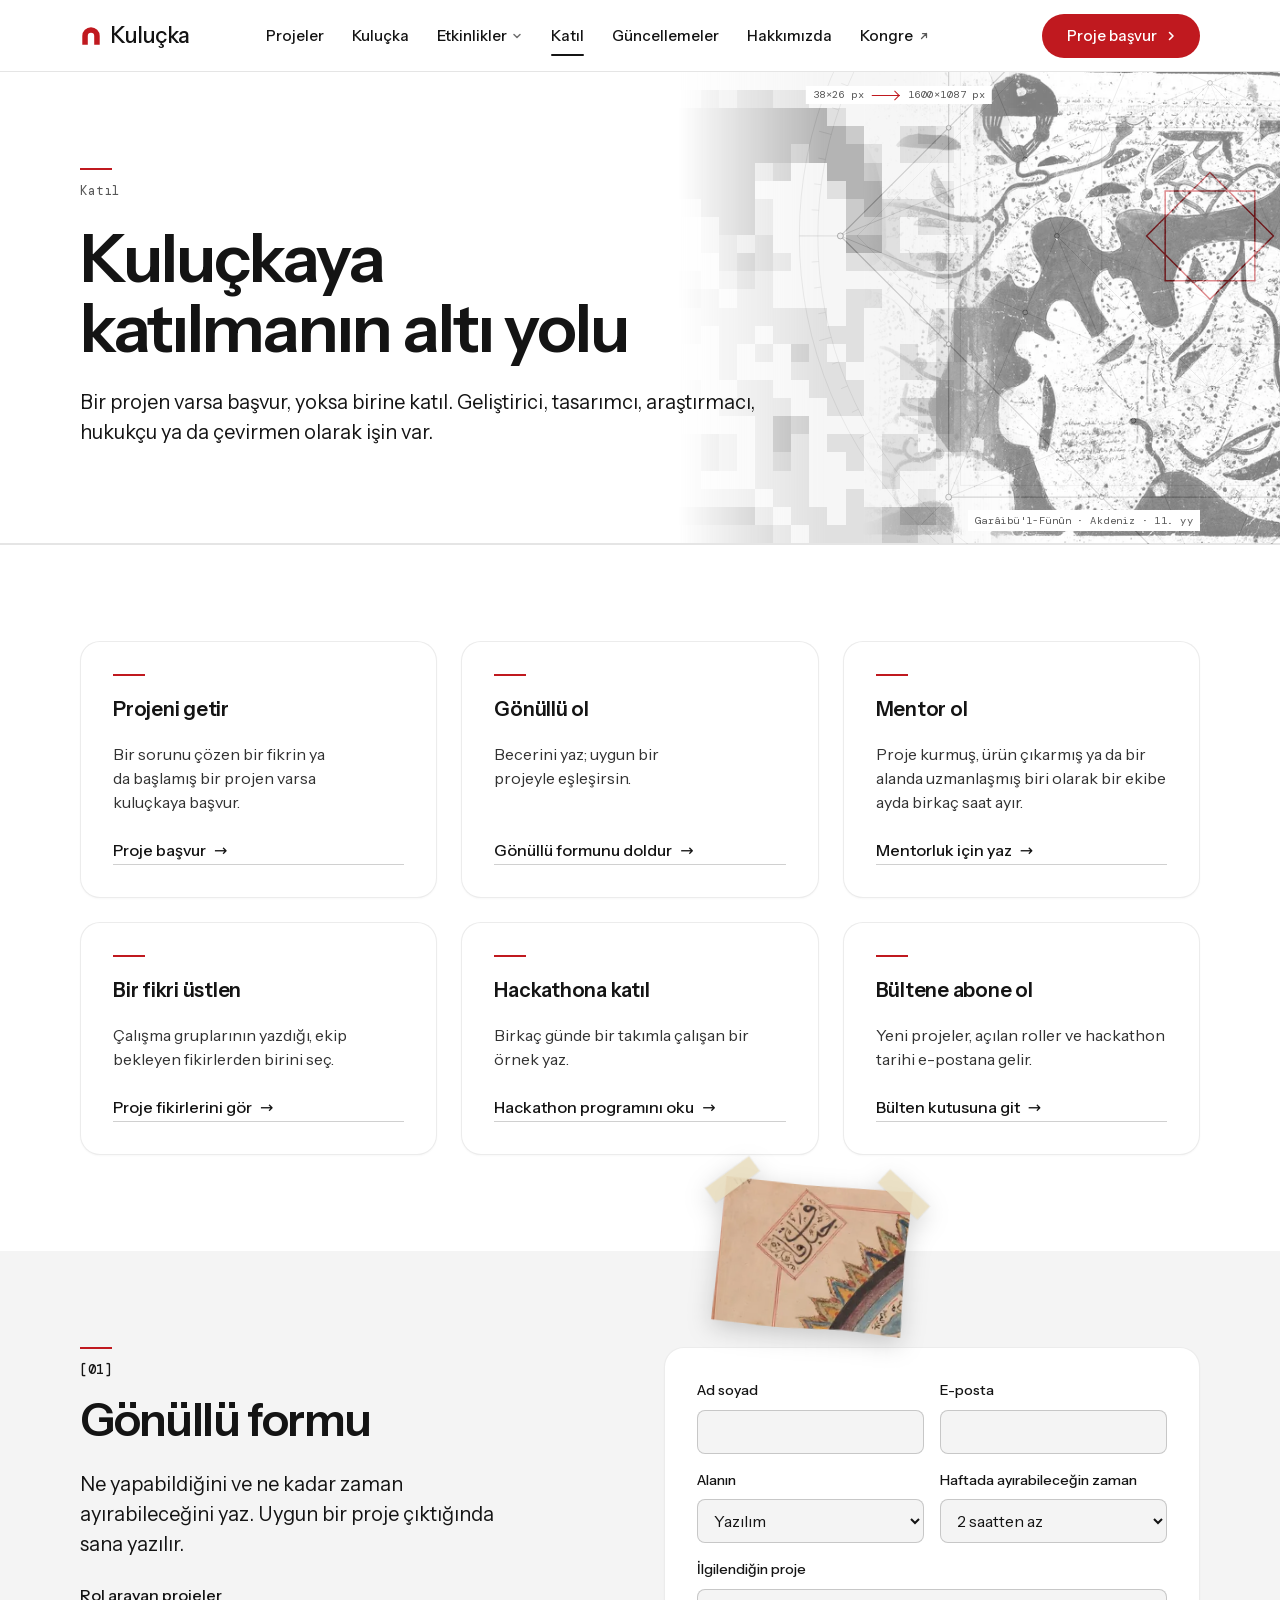
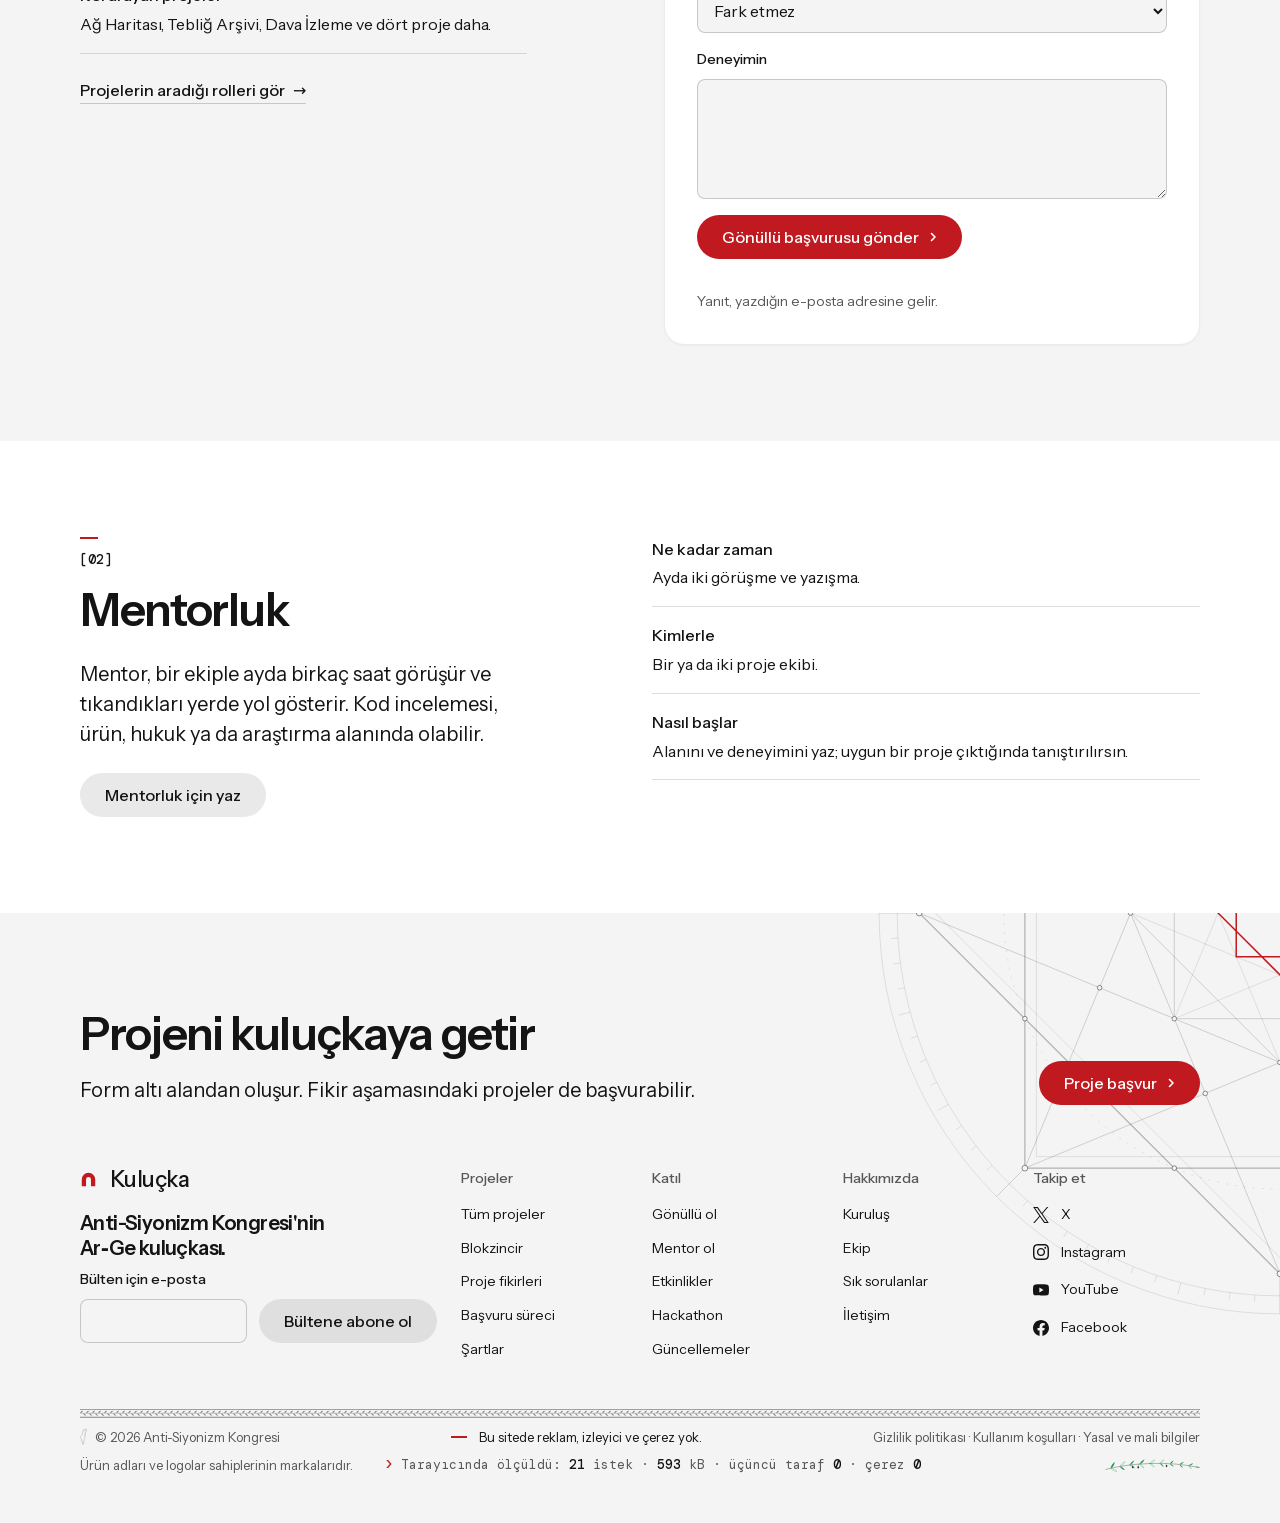
<file: katil.html>
<!doctype html>
<html lang="tr" data-type="software" data-radius="soft" data-buttons="pill" data-motion>
<head>
<meta charset="utf-8">
<meta name="viewport" content="width=device-width, initial-scale=1, viewport-fit=cover">
<title>Katıl: Kuluçka'da gönüllü, mentor ya da proje sahibi ol</title>
<meta name="description" content="Kuluçka'ya katılmanın altı yolu: proje başvurusu, gönüllülük, mentorluk, bir fikri üstlenmek, hackathon ve bülten.">
<meta property="og:type" content="website">
<meta property="og:title" content="Katıl: Kuluçka'da gönüllü, mentor ya da proje sahibi ol">
<meta property="og:description" content="Kuluçka'ya katılmanın altı yolu: proje başvurusu, gönüllülük, mentorluk, bir fikri üstlenmek, hackathon ve bülten.">
<meta property="og:image" content="share.jpg">
<meta name="twitter:card" content="summary_large_image">
<link rel="icon" href="favicon.svg" type="image/svg+xml">
<meta name="theme-color" content="#ffffff">
<meta name="site-kind" content="software">
<meta name="page-type" content="software">
<link rel="preload" href="fonts/instrument-sans-400-700-latin.woff2" as="font" type="font/woff2" crossorigin>
<link rel="stylesheet" href="fonts/fonts.css">
<link rel="stylesheet" href="assets/system.css">
<link rel="stylesheet" href="assets/ui/cards.css">
<link rel="stylesheet" href="assets/motion/motion.css">
<link rel="stylesheet" href="assets/icons/icon.css">
<style>
:root {
  --p-bg: #ffffff; --p-surface: #f4f4f4; --p-ink: #141414; --p-muted: #575757;
  --p-accent: #c0191f; --p-accent-ink: #ffffff; --p-action: #c0191f; --p-action-ink: #ffffff;
  --p-inv-bg: #141414; --p-inv-surface: #222222; --p-inv-ink: #ffffff; --p-inv-muted: #a3a3a3;
  --p-inv-accent: #ffffff; --p-inv-accent-ink: #141414; --p-inv-action: #ffffff; --p-inv-action-ink: #141414;
  --font-display: "Instrument Sans", system-ui, sans-serif;
  --font-text: "Instrument Sans", system-ui, sans-serif;
  --font-mono: "DM Mono", ui-monospace, "SFMono-Regular", Menlo, Consolas, monospace;
  --display-weight: 600;
  --display-tracking: -0.03em;
  --display-tracking-xl: -0.038em;
  --display-stretch: 96%;
  --ly-scale: 1.04;
}
</style>

<link rel="stylesheet" href="site.css">
<script>document.documentElement.classList.add('m-enter');setTimeout(()=>document.documentElement.classList.add('m-enter-done'),700)</script>
</head>
<body class="alt" data-rozet="3">
<header class="nav">
  <div class="wrap nav__bar">
    <a class="skip-link" href="#top">İçeriğe geç</a>
    <a class="nav__logo" href="index.html"><span class="mark" data-mark="arc" aria-hidden="true"></span>Kuluçka</a>
    <nav class="nav__links" aria-label="Ana menü">
      <div class="nav__item"><a class="nav__link" href="projeler.html" data-yer="projeler">Projeler</a></div>
      <div class="nav__item"><a class="nav__link" href="kulucka.html" data-yer="kulucka">Kuluçka</a></div>
      <div class="nav__item">
        <a class="nav__link" href="etkinlikler.html" data-yer="etkinlikler">Etkinlikler <svg class="chev" viewBox="0 0 12 12" aria-hidden="true"><path d="M3 4.5l3 3 3-3" fill="none" stroke="currentColor" stroke-width="1.5" stroke-linecap="round" stroke-linejoin="round"/></svg></a>
        <div class="nav__menu">
          <div class="wrap grid">
            <div class="menu-col span-4">
              <p class="t-label">Yaklaşan</p>
              <a href="hackathon.html">Hackathon: teknoloji başkaldırısı<span>Sakarya. Tarihi belirlenecek.</span></a>
            </div>
            <div class="menu-col span-4">
              <p class="t-label">Hepsi</p>
              <a href="etkinlikler.html">Etkinlikler<span>Yaklaşan ve duyurulacak etkinlikler.</span></a>
            </div>
          </div>
        </div>
      </div>
      <div class="nav__item"><a class="nav__link" href="katil.html" data-yer="katil" aria-current="page">Katıl</a></div>
      <div class="nav__item"><a class="nav__link" href="guncellemeler.html" data-yer="guncellemeler">Güncellemeler</a></div>
      <div class="nav__item"><a class="nav__link" href="hakkimizda.html" data-yer="hakkimizda">Hakkımızda</a></div>
      <div class="nav__item"><a class="nav__link nav__link--dis" href="https://antisiyonizmkongresi.org/" target="_blank" rel="noopener">Kongre<svg viewBox="0 0 12 12" width="10" height="10" aria-hidden="true"><path d="M3 9l6-6M4.2 3H9v4.8" fill="none" stroke="currentColor" stroke-width="1.5" stroke-linecap="round" stroke-linejoin="round"/></svg><span class="sr-only"> (yeni sekmede açılır)</span></a></div>
    </nav>
    <div class="nav__actions">
      <a class="btn btn--primary" href="kulucka.html#basvur">Proje başvur</a>
    </div>
    <button class="nav__toggle" type="button" aria-expanded="false" aria-label="Menü">
      <svg width="18" height="18" viewBox="0 0 18 18" aria-hidden="true"><path d="M2 5h14M2 13h14" stroke="currentColor" stroke-width="1.6" stroke-linecap="round"/></svg>
    </button>
  </div>
</header>

<main id="top">
<section class="basi" aria-labelledby="basi-h">
  <figure class="eser"><img class="eser__net" src="assets/img/eser/merak-akdeniz.webp" srcset="assets/img/eser/merak-akdeniz-k.webp 760w, assets/img/eser/merak-akdeniz.webp 1600w" sizes="(max-width: 639px) 70vw, (max-width: 1023px) 56vw, 660px" alt="Garâibü'l-Fünûn'dan Akdeniz haritası" width="1600" height="1087" decoding="async"><img class="eser__piksel" src="assets/img/eser/merak-akdeniz-p.png" alt="" width="1600" height="1087" decoding="async" aria-hidden="true"><span class="eser__olcu" aria-hidden="true">38×26 px <i></i> 1600×1087 px</span><figcaption class="eser__kunye">Garâibü'l-Fünûn · Akdeniz · 11. yy</figcaption></figure>
  <div class="wrap grid">
    <div class="span-8">
      <p class="kunye basi__ust"><span class="cizgi" aria-hidden="true"></span><span>Katıl</span></p>
      <h1 id="basi-h">Kuluçkaya katılmanın altı yolu</h1>
      <p class="t-lead">Bir projen varsa başvur, yoksa birine katıl. Geliştirici, tasarımcı, araştırmacı, hukukçu ya da çevirmen olarak işin var.</p>
    </div>
  </div>
</section>

<section aria-labelledby="yollar-h">
  <div class="wrap">
    <h2 class="sr-only" id="yollar-h">Katılım yolları</h2>
    <div class="yollar">
      <a class="card yol" href="kulucka.html#basvur"><span class="cizgi" aria-hidden="true"></span><h3>Projeni getir</h3><p>Bir sorunu çözen bir fikrin ya da başlamış bir projen varsa kuluçkaya başvur.</p><span class="link">Proje başvur</span></a>
      <a class="card yol" href="#gonullu"><span class="cizgi" aria-hidden="true"></span><h3>Gönüllü ol</h3><p>Becerini yaz; uygun bir projeyle eşleşirsin.</p><span class="link">Gönüllü formunu doldur</span></a>
      <a class="card yol" href="#mentor"><span class="cizgi" aria-hidden="true"></span><h3>Mentor ol</h3><p>Proje kurmuş, ürün çıkarmış ya da bir alanda uzmanlaşmış biri olarak bir ekibe ayda birkaç saat ayır.</p><span class="link">Mentorluk için yaz</span></a>
      <a class="card yol" href="projeler.html#fikirler"><span class="cizgi" aria-hidden="true"></span><h3>Bir fikri üstlen</h3><p>Çalışma gruplarının yazdığı, ekip bekleyen fikirlerden birini seç.</p><span class="link">Proje fikirlerini gör</span></a>
      <a class="card yol" href="hackathon.html"><span class="cizgi" aria-hidden="true"></span><h3>Hackathona katıl</h3><p>Birkaç günde bir takımla çalışan bir örnek yaz.</p><span class="link">Hackathon programını oku</span></a>
      <a class="card yol" href="#bulten"><span class="cizgi" aria-hidden="true"></span><h3>Bültene abone ol</h3><p>Yeni projeler, açılan roller ve hackathon tarihi e-postana gelir.</p><span class="link">Bülten kutusuna git</span></a>
    </div>
  </div>
</section>

<section class="ground-surface" id="gonullu" aria-labelledby="gonullu-h">
  <figure class="asi asi--orta asi--kagit asi--k2" style="--r: 5deg; --w: 190px"><img src="assets/img/asi/kazvini-kose.webp" srcset="assets/img/asi/kazvini-kose-k.webp 260w, assets/img/asi/kazvini-kose.webp 520w" sizes="190px" alt="Kazvînî'nin dünya haritasının köşesi: yön yazılı bir kartuş ve çemberin ışınları" width="520" height="400" loading="lazy" decoding="async"><figcaption class="sr-only">Kazvînî, Acâibü'l-Mahlûkât dünya haritası</figcaption></figure>
  <div class="wrap">
    <div class="basvuru">
      <div class="stack-5">
        <h2 id="gonullu-h">Gönüllü formu</h2>
        <p class="t-lead">Ne yapabildiğini ve ne kadar zaman ayırabileceğini yaz. Uygun bir proje çıktığında sana yazılır.</p>
        <ul class="rows">
          <li><span class="rows__name">Rol arayan projeler</span><p>Ağ Haritası, Tebliğ Arşivi, Dava İzleme ve dört proje daha.</p></li>
        </ul>
        <a class="link" href="projeler.html">Projelerin aradığı rolleri gör</a>
      </div>
      <div class="card">
        <form class="form" action="mailto:antisiyonizmkongresi@gmail.com?subject=G%C3%B6n%C3%BCll%C3%BC%20ba%C5%9Fvurusu" method="post" enctype="text/plain" data-endpoint="" data-sent="Gönüllü başvurun bize ulaştı." novalidate>
          <div class="field"><label for="g-name">Ad soyad</label>
            <input id="g-name" name="ad" type="text" autocomplete="name" required aria-describedby="g-name-err">
            <p class="field__error" id="g-name-err" hidden>Adını ve soyadını yaz.</p></div>
          <div class="field"><label for="g-email">E-posta</label>
            <input id="g-email" name="eposta" type="email" autocomplete="email" inputmode="email" required aria-describedby="g-email-err">
            <p class="field__error" id="g-email-err" hidden>İçinde @ olan bir e-posta adresi yaz, örneğin ad@ornek.com.</p></div>
          <div class="field"><label for="g-alan">Alanın</label>
            <select id="g-alan" name="alan" autocomplete="off">
              <option>Yazılım</option><option>Tasarım</option><option>Araştırma</option><option>Hukuk</option>
              <option>Çeviri ve yazı</option><option>Sağlık</option><option>Başka bir alan</option>
            </select></div>
          <div class="field"><label for="g-zaman">Haftada ayırabileceğin zaman</label>
            <select id="g-zaman" name="zaman" autocomplete="off">
              <option>2 saatten az</option><option>2 ile 5 saat</option><option>5 saatten fazla</option>
            </select></div>
          <div class="field field--full"><label for="g-proje">İlgilendiğin proje</label>
            <select id="g-proje" name="proje" autocomplete="off">
              <option value="">Fark etmez</option>
              <option>Ağ Haritası</option><option>Tebliğ Arşivi</option><option>Etkinlik Takvimi</option><option>Bülten Okuyucu</option><option>Açık Boykot Verisi</option>
              <option>Dava İzleme</option><option>Afiş Arşivi</option><option>Başvuru Şablonları</option>
            </select></div>
          <div class="field field--full"><label for="g-not">Deneyimin</label>
            <textarea id="g-not" name="deneyim" rows="3" required aria-describedby="g-not-err"></textarea>
            <p class="field__error" id="g-not-err" hidden>Daha önce yaptığın bir işi ya da bildiğin araçları birkaç cümleyle yaz.</p></div>
          <div class="btn-row"><button class="btn btn--primary" type="submit">Gönüllü başvurusu gönder</button></div>
          <p class="form__status" role="status" data-form-status></p>
          <p class="t-small muted">Yanıt, yazdığın e-posta adresine gelir.</p>
        </form>
      </div>
    </div>
  </div>
</section>

<section id="mentor" aria-labelledby="mentor-h">
  <div class="wrap">
    <div class="grid grid--top">
      <div class="span-5 stack-5">
        <h2 id="mentor-h">Mentorluk</h2>
        <p class="t-lead">Mentor, bir ekiple ayda birkaç saat görüşür ve tıkandıkları yerde yol gösterir. Kod incelemesi, ürün, hukuk ya da araştırma alanında olabilir.</p>
        <div class="btn-row"><a class="btn btn--secondary" href="mailto:antisiyonizmkongresi@gmail.com?subject=Mentorluk">Mentorluk için yaz</a></div>
      </div>
      <ul class="rows span-6 start-7">
        <li><span class="rows__name">Ne kadar zaman</span><p>Ayda iki görüşme ve yazışma.</p></li>
        <li><span class="rows__name">Kimlerle</span><p>Bir ya da iki proje ekibi.</p></li>
        <li><span class="rows__name">Nasıl başlar</span><p>Alanını ve deneyimini yaz; uygun bir proje çıktığında tanıştırılırsın.</p></li>
      </ul>
    </div>
  </div>
</section>
</main>

<footer class="footer closing ground-surface" id="contact" aria-labelledby="close-h">
  <div class="wrap">
    <div class="closing__cta">
      <div class="section-head--split">
        <div><h2 id="close-h">Projeni kuluçkaya getir</h2><p class="t-lead">Form altı alandan oluşur. Fikir aşamasındaki projeler de başvurabilir.</p></div>
        <a class="btn btn--primary" href="kulucka.html#basvur">Proje başvur<svg class="m-arrow" viewBox="0 0 12 12" aria-hidden="true"><path class="m-arrow__stem" d="M1 6h8"/><path class="m-arrow__head" d="M4.5 2.5 8 6l-3.5 3.5"/></svg></a>
      </div>
    </div>
        <div class="closing__links">
      <div class="grid">
        <div class="span-4 stack-4">
          <a class="nav__logo" href="index.html"><span class="mark" data-mark="arc" aria-hidden="true"></span>Kuluçka</a>
          <p class="footer__lede">Anti-Siyonizm Kongresi'nin Ar‑Ge kuluçkası.</p>
          <form class="form bulten" id="bulten" action="mailto:antisiyonizmkongresi@gmail.com?subject=B%C3%BClten%20aboneli%C4%9Fi" method="post" enctype="text/plain" data-endpoint="" data-sent="Bülten aboneliğin bize ulaştı." novalidate>
            <div class="field"><label for="b-eposta">Bülten için e-posta</label>
              <input id="b-eposta" name="eposta" type="email" autocomplete="email" inputmode="email" required aria-describedby="b-eposta-err"></div>
            <button class="btn btn--secondary" type="submit">Bültene abone ol</button>
            <p class="field__error" id="b-eposta-err" hidden>İçinde @ olan bir e-posta adresi yaz.</p>
            <p class="form__status" role="status" data-form-status></p>
          </form>
        </div>
        <div class="span-2 footer__col"><h3>Projeler</h3><ul>
          <li><a href="projeler.html">Tüm projeler</a></li>
          <li><a href="blokzincir.html">Blokzincir</a></li>
          <li><a href="projeler.html#fikirler">Proje fikirleri</a></li>
          <li><a href="kulucka.html#surec">Başvuru süreci</a></li>
          <li><a href="kulucka.html#sartlar">Şartlar</a></li>
        </ul></div>
        <div class="span-2 footer__col"><h3>Katıl</h3><ul>
          <li><a href="katil.html#gonullu">Gönüllü ol</a></li>
          <li><a href="katil.html#mentor">Mentor ol</a></li>
          <li><a href="etkinlikler.html">Etkinlikler</a></li>
          <li><a href="hackathon.html">Hackathon</a></li>
          <li><a href="guncellemeler.html">Güncellemeler</a></li>
        </ul></div>
        <div class="span-2 footer__col"><h3>Hakkımızda</h3><ul>
          <li><a href="hakkimizda.html">Kuruluş</a></li>
          <li><a href="ekip.html">Ekip</a></li>
          <li><a href="sss.html">Sık sorulanlar</a></li>
          <li><a href="iletisim.html">İletişim</a></li>
        </ul></div>
        <div class="span-2 footer__col"><h3>Takip et</h3><ul class="footer__sosyal">
          <li><a href="https://x.com/antisiyonizmk" rel="noopener"><svg viewBox="0 0 24 24" fill="currentColor" aria-hidden="true"><path d="M14.234 10.162 22.977 0h-2.072l-7.591 8.824L7.251 0H.258l9.168 13.343L.258 24H2.33l8.016-9.318L16.749 24h6.993zm-2.837 3.299-.929-1.329L3.076 1.56h3.182l5.965 8.532.929 1.329 7.754 11.09h-3.182z"/></svg>X</a></li>
          <li><a href="https://instagram.com/antisiyonizmkongresi" rel="noopener"><svg viewBox="0 0 24 24" fill="currentColor" aria-hidden="true"><path d="M7.0301.084c-1.2768.0602-2.1487.264-2.911.5634-.7888.3075-1.4575.72-2.1228 1.3877-.6652.6677-1.075 1.3368-1.3802 2.127-.2954.7638-.4956 1.6365-.552 2.914-.0564 1.2775-.0689 1.6882-.0626 4.947.0062 3.2586.0206 3.6671.0825 4.9473.061 1.2765.264 2.1482.5635 2.9107.308.7889.72 1.4573 1.388 2.1228.6679.6655 1.3365 1.0743 2.1285 1.38.7632.295 1.6361.4961 2.9134.552 1.2773.056 1.6884.069 4.9462.0627 3.2578-.0062 3.668-.0207 4.9478-.0814 1.28-.0607 2.147-.2652 2.9098-.5633.7889-.3086 1.4578-.72 2.1228-1.3881.665-.6682 1.0745-1.3378 1.3795-2.1284.2957-.7632.4966-1.636.552-2.9124.056-1.2809.0692-1.6898.063-4.948-.0063-3.2583-.021-3.6668-.0817-4.9465-.0607-1.2797-.264-2.1487-.5633-2.9117-.3084-.7889-.72-1.4568-1.3876-2.1228C21.2982 1.33 20.628.9208 19.8378.6165 19.074.321 18.2017.1197 16.9244.0645 15.6471.0093 15.236-.005 11.977.0014 8.718.0076 8.31.0215 7.0301.0839m.1402 21.6932c-1.17-.0509-1.8053-.2453-2.2287-.408-.5606-.216-.96-.4771-1.3819-.895-.422-.4178-.6811-.8186-.9-1.378-.1644-.4234-.3624-1.058-.4171-2.228-.0595-1.2645-.072-1.6442-.079-4.848-.007-3.2037.0053-3.583.0607-4.848.05-1.169.2456-1.805.408-2.2282.216-.5613.4762-.96.895-1.3816.4188-.4217.8184-.6814 1.3783-.9003.423-.1651 1.0575-.3614 2.227-.4171 1.2655-.06 1.6447-.072 4.848-.079 3.2033-.007 3.5835.005 4.8495.0608 1.169.0508 1.8053.2445 2.228.408.5608.216.96.4754 1.3816.895.4217.4194.6816.8176.9005 1.3787.1653.4217.3617 1.056.4169 2.2263.0602 1.2655.0739 1.645.0796 4.848.0058 3.203-.0055 3.5834-.061 4.848-.051 1.17-.245 1.8055-.408 2.2294-.216.5604-.4763.96-.8954 1.3814-.419.4215-.8181.6811-1.3783.9-.4224.1649-1.0577.3617-2.2262.4174-1.2656.0595-1.6448.072-4.8493.079-3.2045.007-3.5825-.006-4.848-.0608M16.953 5.5864A1.44 1.44 0 1 0 18.39 4.144a1.44 1.44 0 0 0-1.437 1.4424M5.8385 12.012c.0067 3.4032 2.7706 6.1557 6.173 6.1493 3.4026-.0065 6.157-2.7701 6.1506-6.1733-.0065-3.4032-2.771-6.1565-6.174-6.1498-3.403.0067-6.156 2.771-6.1496 6.1738M8 12.0077a4 4 0 1 1 4.008 3.9921A3.9996 3.9996 0 0 1 8 12.0077"/></svg>Instagram</a></li>
          <li><a href="https://youtube.com/@ASKongresi" rel="noopener"><svg viewBox="0 0 24 24" fill="currentColor" aria-hidden="true"><path d="M23.498 6.186a3.016 3.016 0 0 0-2.122-2.136C19.505 3.545 12 3.545 12 3.545s-7.505 0-9.377.505A3.017 3.017 0 0 0 .502 6.186C0 8.07 0 12 0 12s0 3.93.502 5.814a3.016 3.016 0 0 0 2.122 2.136c1.871.505 9.376.505 9.376.505s7.505 0 9.377-.505a3.015 3.015 0 0 0 2.122-2.136C24 15.93 24 12 24 12s0-3.93-.502-5.814zM9.545 15.568V8.432L15.818 12l-6.273 3.568z"/></svg>YouTube</a></li>
          <li><a href="https://www.facebook.com/people/Anti-Siyonizm-Kongresi/61582079376594/" rel="noopener"><svg viewBox="0 0 256 256" aria-hidden="true"><defs><mask id="k-facebook" maskUnits="userSpaceOnUse" x="0" y="0" width="256" height="256"><path d="M256,128 C256,57.3075 198.6925,0 128,0 C57.3075,0 0,57.3075 0,128 C0,191.8885 46.80775,244.8425 108,254.445 L108,165 L75.5,165 L75.5,128 L108,128 L108,99.8 C108,67.72 127.1095,50 156.3475,50 C170.35175,50 185,52.5 185,52.5 L185,84 L168.8595,84 C152.95875,84 148,93.86675 148,103.98925 L148,128 L183.5,128 L177.825,165 L148,165 L148,254.445 C209.19225,244.8425 256,191.8885 256,128" fill="#fff"/><path d="M177.825,165 L183.5,128 L148,128 L148,103.98925 C148,93.86675 152.95875,84 168.8595,84 L185,84 L185,52.5 C185,52.5 170.35175,50 156.3475,50 C127.1095,50 108,67.72 108,99.8 L108,128 L75.5,128 L75.5,165 L108,165 L108,254.445 C114.51675,255.4675 121.196,256 128,256 C134.804,256 141.48325,255.4675 148,254.445 L148,165 L177.825,165" fill="#000"/></mask></defs><rect width="256" height="256" fill="currentColor" mask="url(#k-facebook)"/></svg>Facebook</a></li>
        </ul></div>
      </div>
      <div class="footer__legal">
        <span class="telif"><img src="assets/grafik/filistin.svg" alt="" width="9" height="22" loading="lazy" decoding="async">&copy; 2026 Anti-Siyonizm Kongresi</span>
        <span class="ilke"><span class="cizgi" aria-hidden="true"></span>Bu sitede reklam, izleyici ve çerez yok.</span>
        <span><a href="gizlilik.html">Gizlilik politikası</a> · <a href="kosullar.html">Kullanım koşulları</a> · <a href="yasal.html">Yasal ve mali bilgiler</a></span>
        <span class="footer__not"><span>Ürün adları ve logolar sahiplerinin markalarıdır.</span></span>
        <p class="olcu" data-olcu hidden><b>&gt;</b> Tarayıcında ölçüldü: <span data-olcu-istek>0</span> istek <span>· <span data-olcu-kb>0</span> kB</span> · üçüncü taraf <span data-olcu-uc>0</span> · çerez <span data-olcu-cerez>0</span></p>
        <img class="footer__zeytin" src="assets/grafik/zeytin.svg" alt="" width="110" height="21" loading="lazy" decoding="async" aria-hidden="true">
      </div>
    </div>
      </div>
</footer>

<script type="module" src="assets/system.js"></script>
<script type="module" src="assets/motion/motion.js"></script>
<script type="module" src="siber.js"></script>
</body>
</html>
</file>
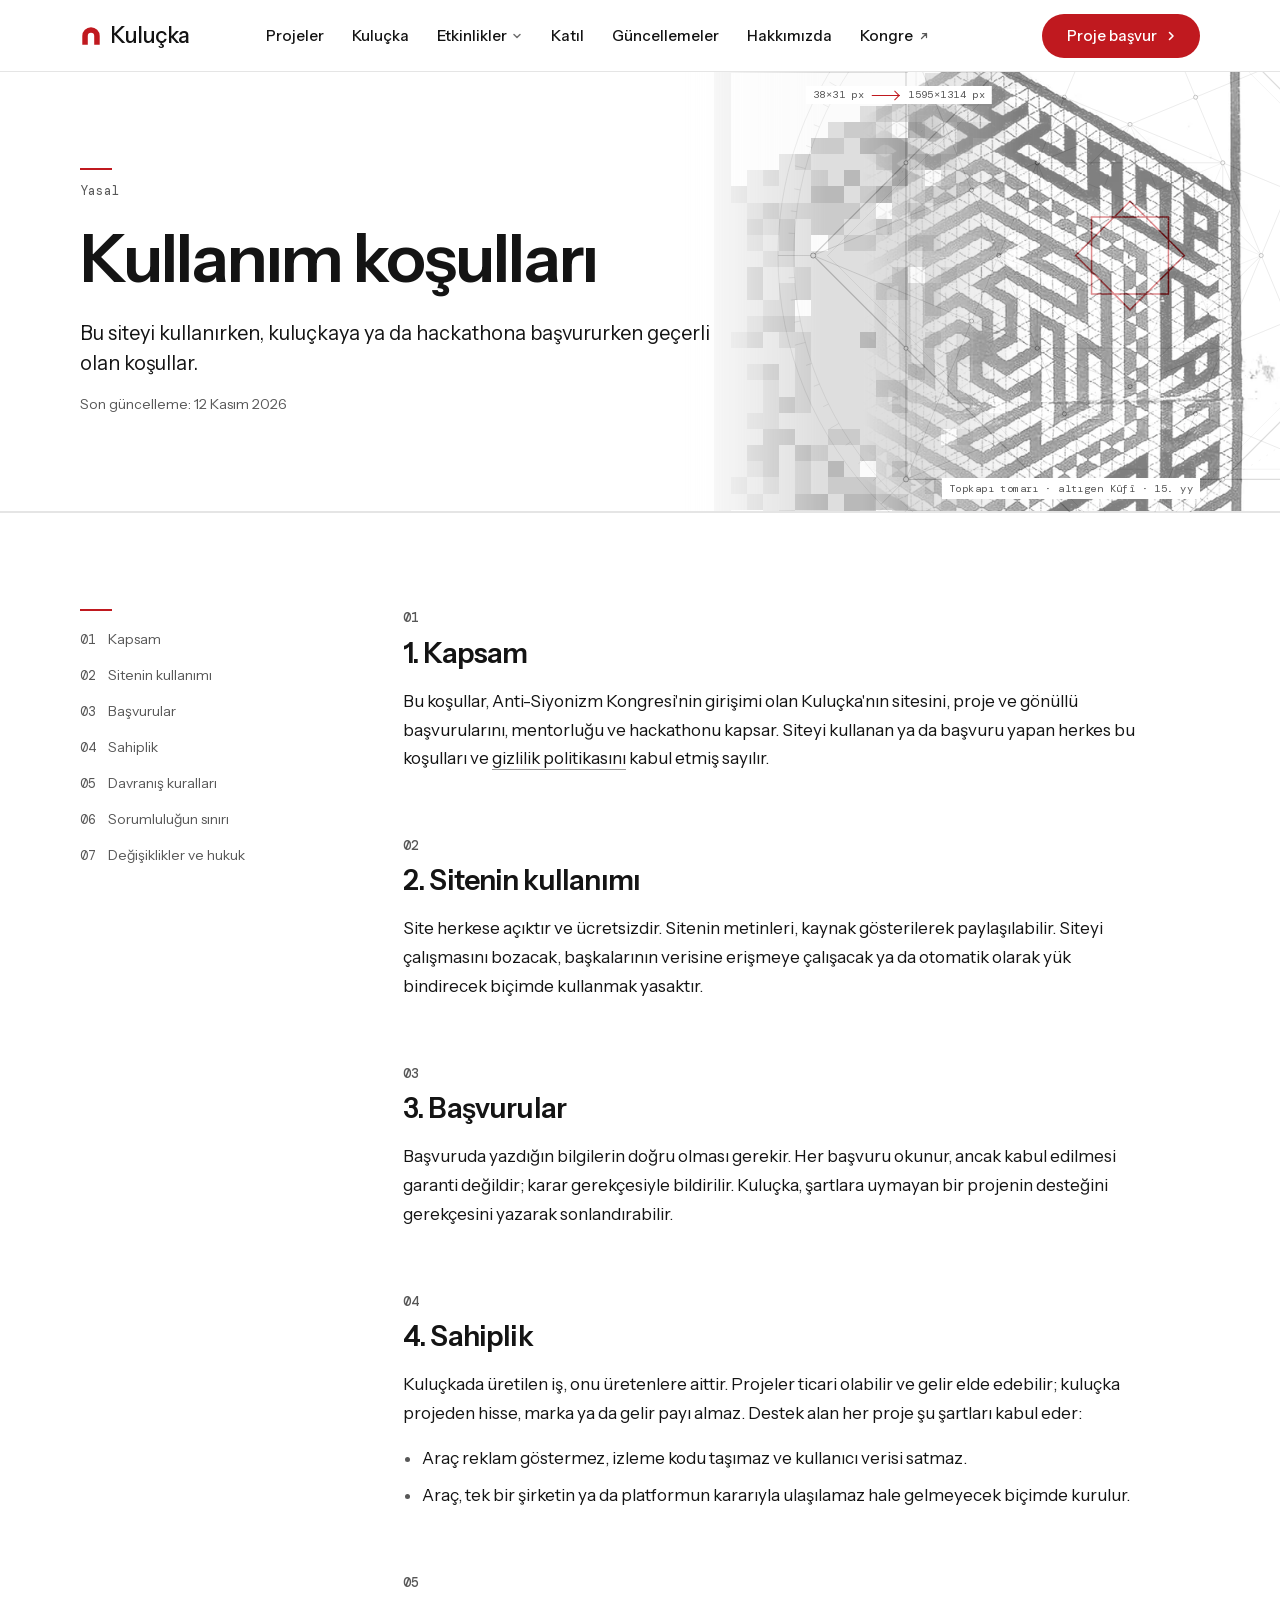
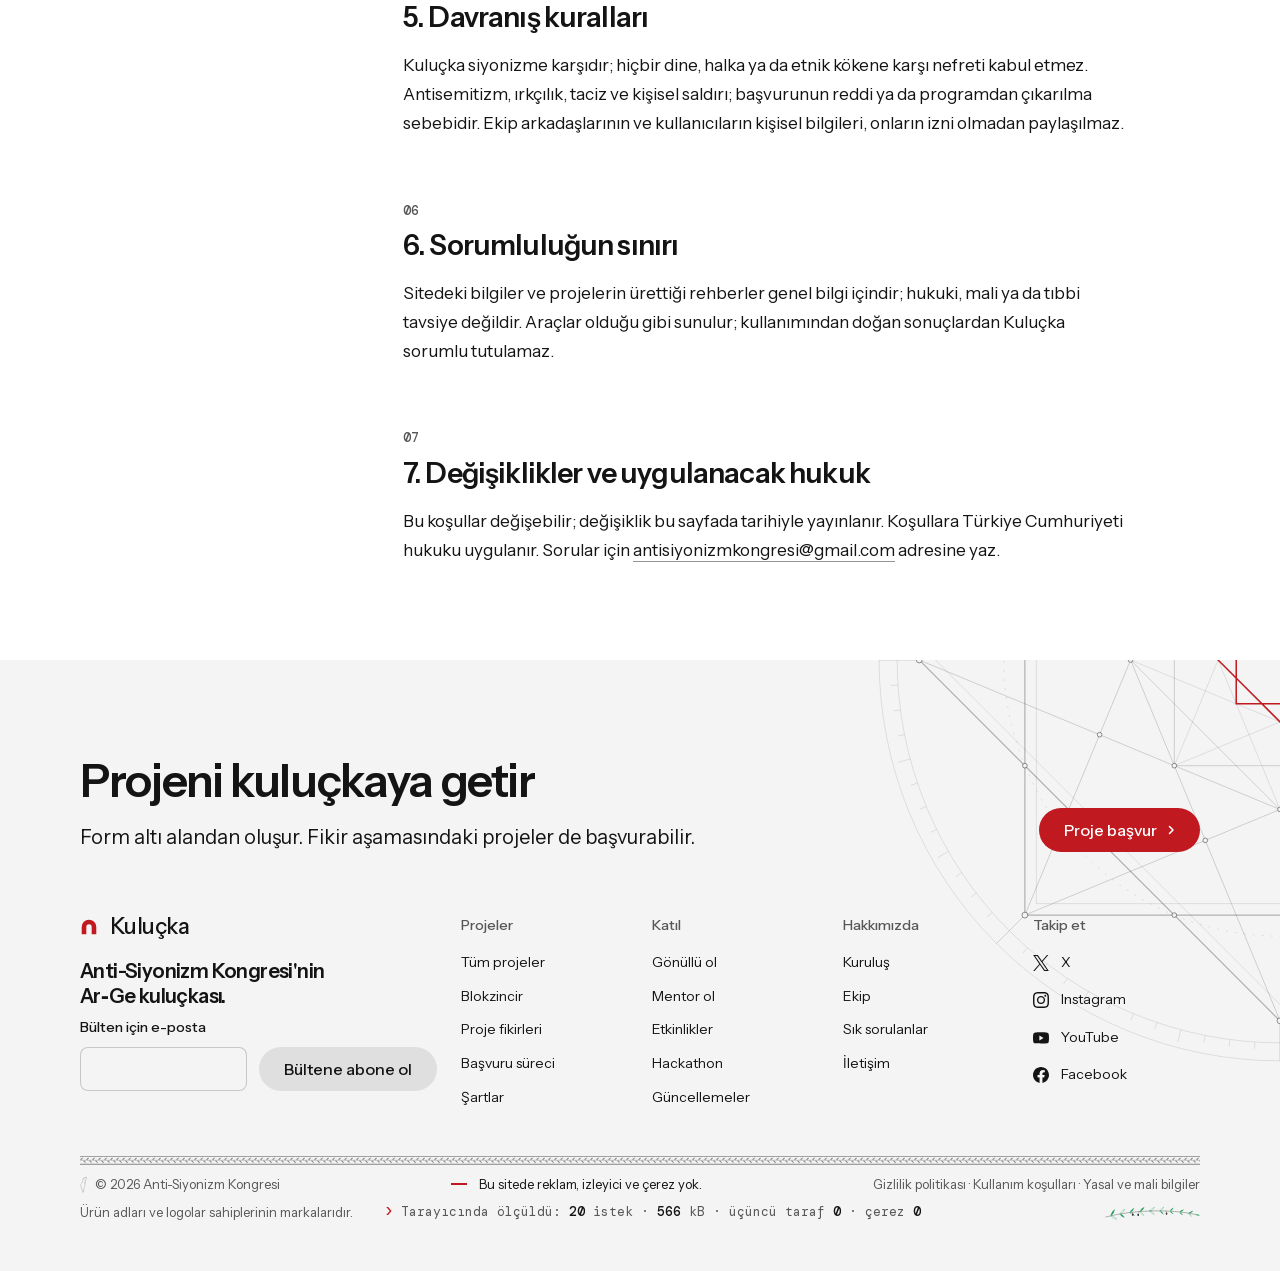
<file: kosullar.html>
<!doctype html>
<html lang="tr" data-type="software" data-radius="soft" data-buttons="pill" data-motion>
<head>
<meta charset="utf-8">
<meta name="viewport" content="width=device-width, initial-scale=1, viewport-fit=cover">
<title>Kullanım koşulları: Kuluçka sitesi ve programı</title>
<meta name="description" content="Kuluçka sitesinin ve programının kullanım koşulları: başvurular, sahiplik, davranış kuralları, sorumluluğun sınırı ve uygulanacak hukuk.">
<meta property="og:type" content="website">
<meta property="og:title" content="Kullanım koşulları: Kuluçka sitesi ve programı">
<meta property="og:description" content="Kuluçka sitesinin ve programının kullanım koşulları: başvurular, sahiplik, davranış kuralları, sorumluluğun sınırı ve uygulanacak hukuk.">
<meta property="og:image" content="share.jpg">
<meta name="twitter:card" content="summary_large_image">
<link rel="icon" href="favicon.svg" type="image/svg+xml">
<meta name="theme-color" content="#ffffff">
<meta name="site-kind" content="software">
<meta name="page-type" content="software">
<link rel="preload" href="fonts/instrument-sans-400-700-latin.woff2" as="font" type="font/woff2" crossorigin>
<link rel="stylesheet" href="fonts/fonts.css">
<link rel="stylesheet" href="assets/system.css">
<link rel="stylesheet" href="assets/ui/cards.css">
<link rel="stylesheet" href="assets/motion/motion.css">
<link rel="stylesheet" href="assets/icons/icon.css">
<style>
:root {
  --p-bg: #ffffff; --p-surface: #f4f4f4; --p-ink: #141414; --p-muted: #575757;
  --p-accent: #c0191f; --p-accent-ink: #ffffff; --p-action: #c0191f; --p-action-ink: #ffffff;
  --p-inv-bg: #141414; --p-inv-surface: #222222; --p-inv-ink: #ffffff; --p-inv-muted: #a3a3a3;
  --p-inv-accent: #ffffff; --p-inv-accent-ink: #141414; --p-inv-action: #ffffff; --p-inv-action-ink: #141414;
  --font-display: "Instrument Sans", system-ui, sans-serif;
  --font-text: "Instrument Sans", system-ui, sans-serif;
  --font-mono: "DM Mono", ui-monospace, "SFMono-Regular", Menlo, Consolas, monospace;
  --display-weight: 600;
  --display-tracking: -0.03em;
  --display-tracking-xl: -0.038em;
  --display-stretch: 96%;
  --ly-scale: 1.04;
}
</style>

<link rel="stylesheet" href="site.css">
<script>document.documentElement.classList.add('m-enter');setTimeout(()=>document.documentElement.classList.add('m-enter-done'),700)</script>
</head>
<body class="alt" data-rozet="1">
<header class="nav">
  <div class="wrap nav__bar">
    <a class="skip-link" href="#top">İçeriğe geç</a>
    <a class="nav__logo" href="index.html"><span class="mark" data-mark="arc" aria-hidden="true"></span>Kuluçka</a>
    <nav class="nav__links" aria-label="Ana menü">
      <div class="nav__item"><a class="nav__link" href="projeler.html" data-yer="projeler">Projeler</a></div>
      <div class="nav__item"><a class="nav__link" href="kulucka.html" data-yer="kulucka">Kuluçka</a></div>
      <div class="nav__item">
        <a class="nav__link" href="etkinlikler.html" data-yer="etkinlikler">Etkinlikler <svg class="chev" viewBox="0 0 12 12" aria-hidden="true"><path d="M3 4.5l3 3 3-3" fill="none" stroke="currentColor" stroke-width="1.5" stroke-linecap="round" stroke-linejoin="round"/></svg></a>
        <div class="nav__menu">
          <div class="wrap grid">
            <div class="menu-col span-4">
              <p class="t-label">Yaklaşan</p>
              <a href="hackathon.html">Hackathon: teknoloji başkaldırısı<span>Sakarya. Tarihi belirlenecek.</span></a>
            </div>
            <div class="menu-col span-4">
              <p class="t-label">Hepsi</p>
              <a href="etkinlikler.html">Etkinlikler<span>Yaklaşan ve duyurulacak etkinlikler.</span></a>
            </div>
          </div>
        </div>
      </div>
      <div class="nav__item"><a class="nav__link" href="katil.html" data-yer="katil">Katıl</a></div>
      <div class="nav__item"><a class="nav__link" href="guncellemeler.html" data-yer="guncellemeler">Güncellemeler</a></div>
      <div class="nav__item"><a class="nav__link" href="hakkimizda.html" data-yer="hakkimizda">Hakkımızda</a></div>
      <div class="nav__item"><a class="nav__link nav__link--dis" href="https://antisiyonizmkongresi.org/" target="_blank" rel="noopener">Kongre<svg viewBox="0 0 12 12" width="10" height="10" aria-hidden="true"><path d="M3 9l6-6M4.2 3H9v4.8" fill="none" stroke="currentColor" stroke-width="1.5" stroke-linecap="round" stroke-linejoin="round"/></svg><span class="sr-only"> (yeni sekmede açılır)</span></a></div>
    </nav>
    <div class="nav__actions">
      <a class="btn btn--primary" href="kulucka.html#basvur">Proje başvur</a>
    </div>
    <button class="nav__toggle" type="button" aria-expanded="false" aria-label="Menü">
      <svg width="18" height="18" viewBox="0 0 18 18" aria-hidden="true"><path d="M2 5h14M2 13h14" stroke="currentColor" stroke-width="1.6" stroke-linecap="round"/></svg>
    </button>
  </div>
</header>

<main id="top">
<section class="basi" aria-labelledby="basi-h">
  <figure class="eser"><img class="eser__net" src="assets/img/eser/tomar-yildiz.webp" srcset="assets/img/eser/tomar-yildiz-k.webp 760w, assets/img/eser/tomar-yildiz.webp 1595w" sizes="(max-width: 639px) 70vw, (max-width: 1023px) 56vw, 660px" alt="Topkapı tomarından altıgen içinde Kûfî yazı" width="1595" height="1314" decoding="async"><img class="eser__piksel" src="assets/img/eser/tomar-yildiz-p.png" alt="" width="1595" height="1314" decoding="async" aria-hidden="true"><span class="eser__olcu" aria-hidden="true">38×31 px <i></i> 1595×1314 px</span><figcaption class="eser__kunye">Topkapı tomarı · altıgen Kûfî · 15. yy</figcaption></figure>
  <div class="wrap grid">
    <div class="span-8">
      <p class="kunye basi__ust"><span class="cizgi" aria-hidden="true"></span><span>Yasal</span></p>
      <h1 id="basi-h">Kullanım koşulları</h1>
      <p class="t-lead">Bu siteyi kullanırken, kuluçkaya ya da hackathona başvururken geçerli olan koşullar.</p>
      <p class="yazi__tarih">Son güncelleme: <time datetime="2026-11-12">12 Kasım 2026</time></p>
    </div>
  </div>
</section>

<section aria-labelledby="metin-h">
  <div class="wrap">
    <h2 class="sr-only" id="metin-h">Koşulların metni</h2>
    <div class="metin">
      <nav class="metin__icindekiler" aria-label="Bu sayfada">
        <ol>
          <li><a href="#kapsam">Kapsam</a></li>
          <li><a href="#site">Sitenin kullanımı</a></li>
          <li><a href="#basvurular">Başvurular</a></li>
          <li><a href="#sahiplik">Sahiplik</a></li>
          <li><a href="#davranis">Davranış kuralları</a></li>
          <li><a href="#sorumluluk">Sorumluluğun sınırı</a></li>
          <li><a href="#degisiklik">Değişiklikler ve hukuk</a></li>
        </ol>
      </nav>
      <div class="yazi">
        <h2 id="kapsam">1. Kapsam</h2>
        <p>Bu koşullar, Anti-Siyonizm Kongresi'nin girişimi olan Kuluçka'nın sitesini, proje ve gönüllü başvurularını, mentorluğu ve hackathonu kapsar. Siteyi kullanan ya da başvuru yapan herkes bu koşulları ve <a href="gizlilik.html">gizlilik politikasını</a> kabul etmiş sayılır.</p>

        <h2 id="site">2. Sitenin kullanımı</h2>
        <p>Site herkese açıktır ve ücretsizdir. Sitenin metinleri, kaynak gösterilerek paylaşılabilir. Siteyi çalışmasını bozacak, başkalarının verisine erişmeye çalışacak ya da otomatik olarak yük bindirecek biçimde kullanmak yasaktır.</p>

        <h2 id="basvurular">3. Başvurular</h2>
        <p>Başvuruda yazdığın bilgilerin doğru olması gerekir. Her başvuru okunur, ancak kabul edilmesi garanti değildir; karar gerekçesiyle bildirilir. Kuluçka, şartlara uymayan bir projenin desteğini gerekçesini yazarak sonlandırabilir.</p>

        <h2 id="sahiplik">4. Sahiplik</h2>
        <p>Kuluçkada üretilen iş, onu üretenlere aittir. Projeler ticari olabilir ve gelir elde edebilir; kuluçka projeden hisse, marka ya da gelir payı almaz. Destek alan her proje şu şartları kabul eder:</p>
        <ul>
          <li>Araç reklam göstermez, izleme kodu taşımaz ve kullanıcı verisi satmaz.</li>
          <li>Araç, tek bir şirketin ya da platformun kararıyla ulaşılamaz hale gelmeyecek biçimde kurulur.</li>
        </ul>

        <h2 id="davranis">5. Davranış kuralları</h2>
        <p>Kuluçka siyonizme karşıdır; hiçbir dine, halka ya da etnik kökene karşı nefreti kabul etmez. Antisemitizm, ırkçılık, taciz ve kişisel saldırı; başvurunun reddi ya da programdan çıkarılma sebebidir. Ekip arkadaşlarının ve kullanıcıların kişisel bilgileri, onların izni olmadan paylaşılmaz.</p>

        <h2 id="sorumluluk">6. Sorumluluğun sınırı</h2>
        <p>Sitedeki bilgiler ve projelerin ürettiği rehberler genel bilgi içindir; hukuki, mali ya da tıbbi tavsiye değildir. Araçlar olduğu gibi sunulur; kullanımından doğan sonuçlardan Kuluçka sorumlu tutulamaz.</p>

        <h2 id="degisiklik">7. Değişiklikler ve uygulanacak hukuk</h2>
        <p>Bu koşullar değişebilir; değişiklik bu sayfada tarihiyle yayınlanır. Koşullara Türkiye Cumhuriyeti hukuku uygulanır. Sorular için <a href="mailto:antisiyonizmkongresi@gmail.com?subject=Kullan%C4%B1m%20ko%C5%9Fullar%C4%B1">antisiyonizmkongresi@gmail.com</a> adresine yaz.</p>
      </div>
    </div>
  </div>
</section>
</main>

<footer class="footer closing ground-surface" id="contact" aria-labelledby="close-h">
  <div class="wrap">
    <div class="closing__cta">
      <div class="section-head--split">
        <div><h2 id="close-h">Projeni kuluçkaya getir</h2><p class="t-lead">Form altı alandan oluşur. Fikir aşamasındaki projeler de başvurabilir.</p></div>
        <a class="btn btn--primary" href="kulucka.html#basvur">Proje başvur<svg class="m-arrow" viewBox="0 0 12 12" aria-hidden="true"><path class="m-arrow__stem" d="M1 6h8"/><path class="m-arrow__head" d="M4.5 2.5 8 6l-3.5 3.5"/></svg></a>
      </div>
    </div>
        <div class="closing__links">
      <div class="grid">
        <div class="span-4 stack-4">
          <a class="nav__logo" href="index.html"><span class="mark" data-mark="arc" aria-hidden="true"></span>Kuluçka</a>
          <p class="footer__lede">Anti-Siyonizm Kongresi'nin Ar‑Ge kuluçkası.</p>
          <form class="form bulten" id="bulten" action="mailto:antisiyonizmkongresi@gmail.com?subject=B%C3%BClten%20aboneli%C4%9Fi" method="post" enctype="text/plain" data-endpoint="" data-sent="Bülten aboneliğin bize ulaştı." novalidate>
            <div class="field"><label for="b-eposta">Bülten için e-posta</label>
              <input id="b-eposta" name="eposta" type="email" autocomplete="email" inputmode="email" required aria-describedby="b-eposta-err"></div>
            <button class="btn btn--secondary" type="submit">Bültene abone ol</button>
            <p class="field__error" id="b-eposta-err" hidden>İçinde @ olan bir e-posta adresi yaz.</p>
            <p class="form__status" role="status" data-form-status></p>
          </form>
        </div>
        <div class="span-2 footer__col"><h3>Projeler</h3><ul>
          <li><a href="projeler.html">Tüm projeler</a></li>
          <li><a href="blokzincir.html">Blokzincir</a></li>
          <li><a href="projeler.html#fikirler">Proje fikirleri</a></li>
          <li><a href="kulucka.html#surec">Başvuru süreci</a></li>
          <li><a href="kulucka.html#sartlar">Şartlar</a></li>
        </ul></div>
        <div class="span-2 footer__col"><h3>Katıl</h3><ul>
          <li><a href="katil.html#gonullu">Gönüllü ol</a></li>
          <li><a href="katil.html#mentor">Mentor ol</a></li>
          <li><a href="etkinlikler.html">Etkinlikler</a></li>
          <li><a href="hackathon.html">Hackathon</a></li>
          <li><a href="guncellemeler.html">Güncellemeler</a></li>
        </ul></div>
        <div class="span-2 footer__col"><h3>Hakkımızda</h3><ul>
          <li><a href="hakkimizda.html">Kuruluş</a></li>
          <li><a href="ekip.html">Ekip</a></li>
          <li><a href="sss.html">Sık sorulanlar</a></li>
          <li><a href="iletisim.html">İletişim</a></li>
        </ul></div>
        <div class="span-2 footer__col"><h3>Takip et</h3><ul class="footer__sosyal">
          <li><a href="https://x.com/antisiyonizmk" rel="noopener"><svg viewBox="0 0 24 24" fill="currentColor" aria-hidden="true"><path d="M14.234 10.162 22.977 0h-2.072l-7.591 8.824L7.251 0H.258l9.168 13.343L.258 24H2.33l8.016-9.318L16.749 24h6.993zm-2.837 3.299-.929-1.329L3.076 1.56h3.182l5.965 8.532.929 1.329 7.754 11.09h-3.182z"/></svg>X</a></li>
          <li><a href="https://instagram.com/antisiyonizmkongresi" rel="noopener"><svg viewBox="0 0 24 24" fill="currentColor" aria-hidden="true"><path d="M7.0301.084c-1.2768.0602-2.1487.264-2.911.5634-.7888.3075-1.4575.72-2.1228 1.3877-.6652.6677-1.075 1.3368-1.3802 2.127-.2954.7638-.4956 1.6365-.552 2.914-.0564 1.2775-.0689 1.6882-.0626 4.947.0062 3.2586.0206 3.6671.0825 4.9473.061 1.2765.264 2.1482.5635 2.9107.308.7889.72 1.4573 1.388 2.1228.6679.6655 1.3365 1.0743 2.1285 1.38.7632.295 1.6361.4961 2.9134.552 1.2773.056 1.6884.069 4.9462.0627 3.2578-.0062 3.668-.0207 4.9478-.0814 1.28-.0607 2.147-.2652 2.9098-.5633.7889-.3086 1.4578-.72 2.1228-1.3881.665-.6682 1.0745-1.3378 1.3795-2.1284.2957-.7632.4966-1.636.552-2.9124.056-1.2809.0692-1.6898.063-4.948-.0063-3.2583-.021-3.6668-.0817-4.9465-.0607-1.2797-.264-2.1487-.5633-2.9117-.3084-.7889-.72-1.4568-1.3876-2.1228C21.2982 1.33 20.628.9208 19.8378.6165 19.074.321 18.2017.1197 16.9244.0645 15.6471.0093 15.236-.005 11.977.0014 8.718.0076 8.31.0215 7.0301.0839m.1402 21.6932c-1.17-.0509-1.8053-.2453-2.2287-.408-.5606-.216-.96-.4771-1.3819-.895-.422-.4178-.6811-.8186-.9-1.378-.1644-.4234-.3624-1.058-.4171-2.228-.0595-1.2645-.072-1.6442-.079-4.848-.007-3.2037.0053-3.583.0607-4.848.05-1.169.2456-1.805.408-2.2282.216-.5613.4762-.96.895-1.3816.4188-.4217.8184-.6814 1.3783-.9003.423-.1651 1.0575-.3614 2.227-.4171 1.2655-.06 1.6447-.072 4.848-.079 3.2033-.007 3.5835.005 4.8495.0608 1.169.0508 1.8053.2445 2.228.408.5608.216.96.4754 1.3816.895.4217.4194.6816.8176.9005 1.3787.1653.4217.3617 1.056.4169 2.2263.0602 1.2655.0739 1.645.0796 4.848.0058 3.203-.0055 3.5834-.061 4.848-.051 1.17-.245 1.8055-.408 2.2294-.216.5604-.4763.96-.8954 1.3814-.419.4215-.8181.6811-1.3783.9-.4224.1649-1.0577.3617-2.2262.4174-1.2656.0595-1.6448.072-4.8493.079-3.2045.007-3.5825-.006-4.848-.0608M16.953 5.5864A1.44 1.44 0 1 0 18.39 4.144a1.44 1.44 0 0 0-1.437 1.4424M5.8385 12.012c.0067 3.4032 2.7706 6.1557 6.173 6.1493 3.4026-.0065 6.157-2.7701 6.1506-6.1733-.0065-3.4032-2.771-6.1565-6.174-6.1498-3.403.0067-6.156 2.771-6.1496 6.1738M8 12.0077a4 4 0 1 1 4.008 3.9921A3.9996 3.9996 0 0 1 8 12.0077"/></svg>Instagram</a></li>
          <li><a href="https://youtube.com/@ASKongresi" rel="noopener"><svg viewBox="0 0 24 24" fill="currentColor" aria-hidden="true"><path d="M23.498 6.186a3.016 3.016 0 0 0-2.122-2.136C19.505 3.545 12 3.545 12 3.545s-7.505 0-9.377.505A3.017 3.017 0 0 0 .502 6.186C0 8.07 0 12 0 12s0 3.93.502 5.814a3.016 3.016 0 0 0 2.122 2.136c1.871.505 9.376.505 9.376.505s7.505 0 9.377-.505a3.015 3.015 0 0 0 2.122-2.136C24 15.93 24 12 24 12s0-3.93-.502-5.814zM9.545 15.568V8.432L15.818 12l-6.273 3.568z"/></svg>YouTube</a></li>
          <li><a href="https://www.facebook.com/people/Anti-Siyonizm-Kongresi/61582079376594/" rel="noopener"><svg viewBox="0 0 256 256" aria-hidden="true"><defs><mask id="k-facebook" maskUnits="userSpaceOnUse" x="0" y="0" width="256" height="256"><path d="M256,128 C256,57.3075 198.6925,0 128,0 C57.3075,0 0,57.3075 0,128 C0,191.8885 46.80775,244.8425 108,254.445 L108,165 L75.5,165 L75.5,128 L108,128 L108,99.8 C108,67.72 127.1095,50 156.3475,50 C170.35175,50 185,52.5 185,52.5 L185,84 L168.8595,84 C152.95875,84 148,93.86675 148,103.98925 L148,128 L183.5,128 L177.825,165 L148,165 L148,254.445 C209.19225,244.8425 256,191.8885 256,128" fill="#fff"/><path d="M177.825,165 L183.5,128 L148,128 L148,103.98925 C148,93.86675 152.95875,84 168.8595,84 L185,84 L185,52.5 C185,52.5 170.35175,50 156.3475,50 C127.1095,50 108,67.72 108,99.8 L108,128 L75.5,128 L75.5,165 L108,165 L108,254.445 C114.51675,255.4675 121.196,256 128,256 C134.804,256 141.48325,255.4675 148,254.445 L148,165 L177.825,165" fill="#000"/></mask></defs><rect width="256" height="256" fill="currentColor" mask="url(#k-facebook)"/></svg>Facebook</a></li>
        </ul></div>
      </div>
      <div class="footer__legal">
        <span class="telif"><img src="assets/grafik/filistin.svg" alt="" width="9" height="22" loading="lazy" decoding="async">&copy; 2026 Anti-Siyonizm Kongresi</span>
        <span class="ilke"><span class="cizgi" aria-hidden="true"></span>Bu sitede reklam, izleyici ve çerez yok.</span>
        <span><a href="gizlilik.html">Gizlilik politikası</a> · <a href="kosullar.html">Kullanım koşulları</a> · <a href="yasal.html">Yasal ve mali bilgiler</a></span>
        <span class="footer__not"><span>Ürün adları ve logolar sahiplerinin markalarıdır.</span></span>
        <p class="olcu" data-olcu hidden><b>&gt;</b> Tarayıcında ölçüldü: <span data-olcu-istek>0</span> istek <span>· <span data-olcu-kb>0</span> kB</span> · üçüncü taraf <span data-olcu-uc>0</span> · çerez <span data-olcu-cerez>0</span></p>
        <img class="footer__zeytin" src="assets/grafik/zeytin.svg" alt="" width="110" height="21" loading="lazy" decoding="async" aria-hidden="true">
      </div>
    </div>
      </div>
</footer>

<script type="module" src="assets/system.js"></script>
<script type="module" src="assets/motion/motion.js"></script>
<script type="module" src="siber.js"></script>
</body>
</html>
</file>
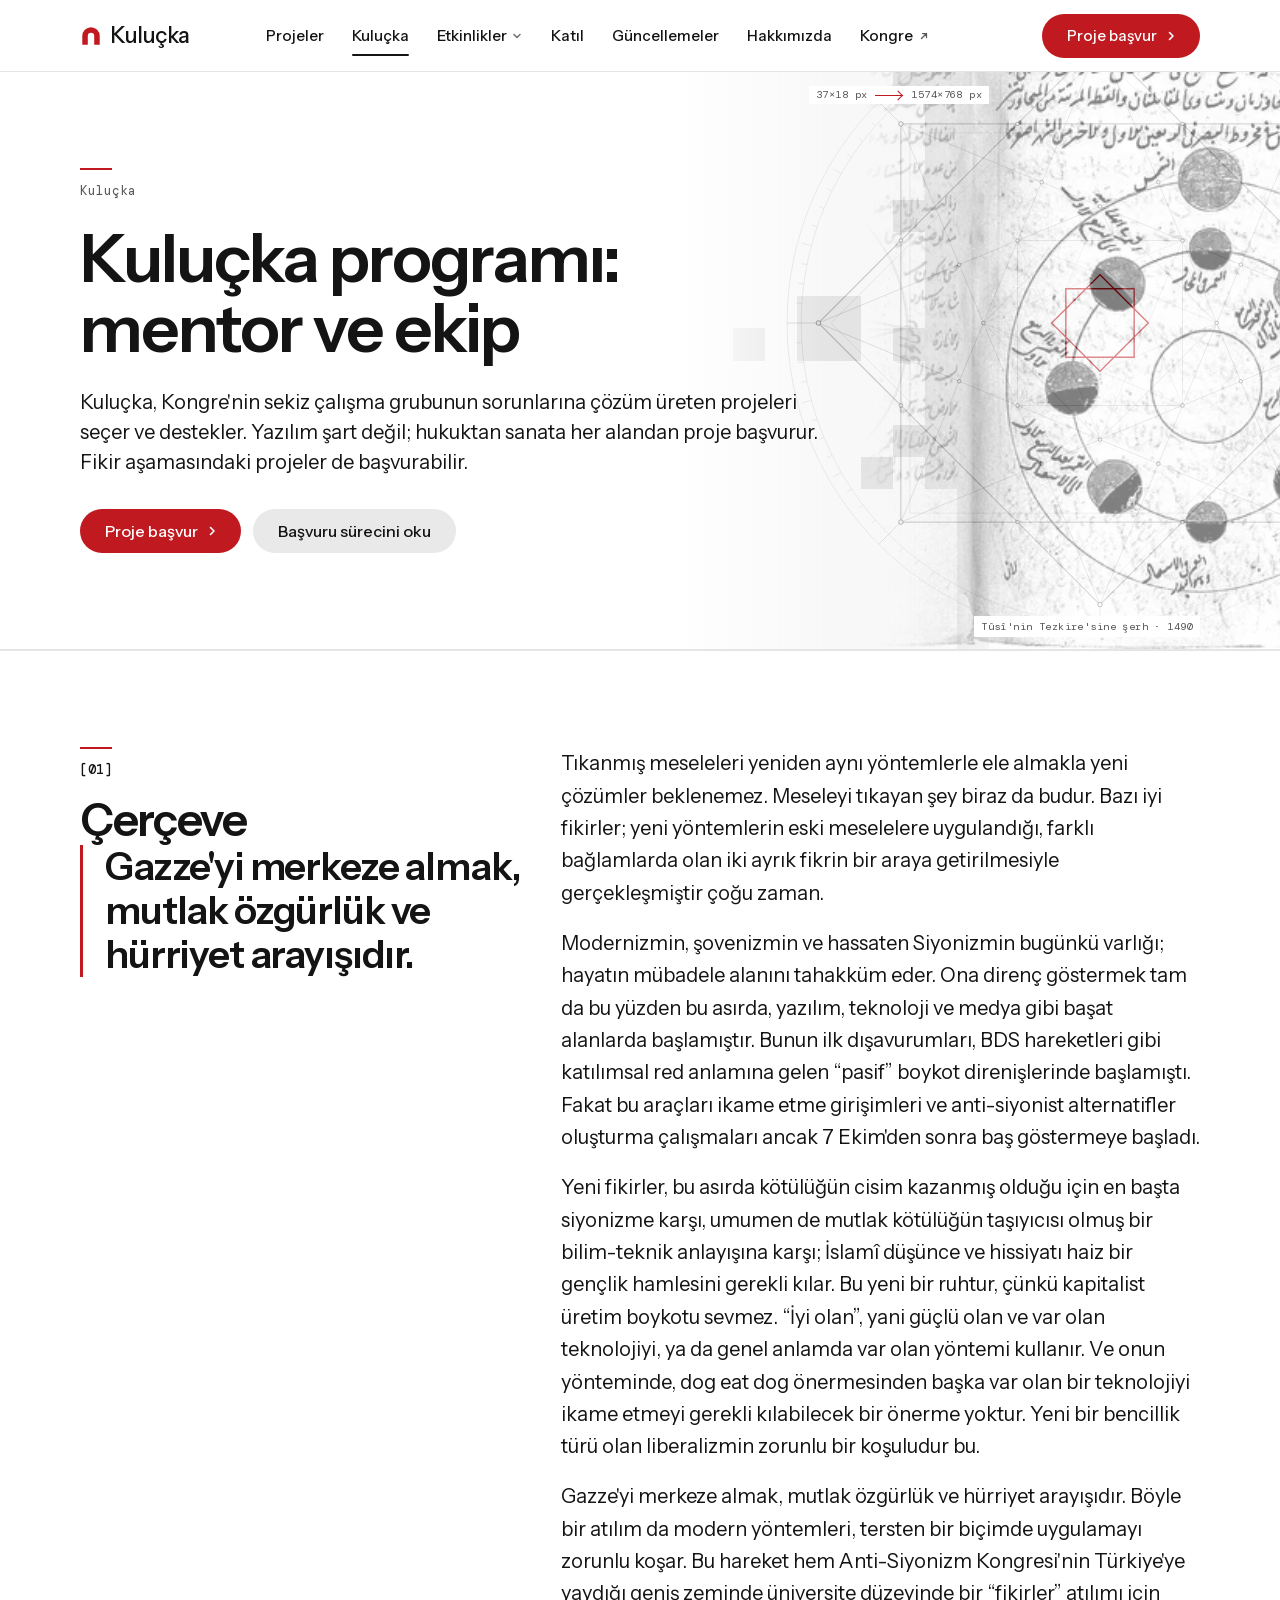
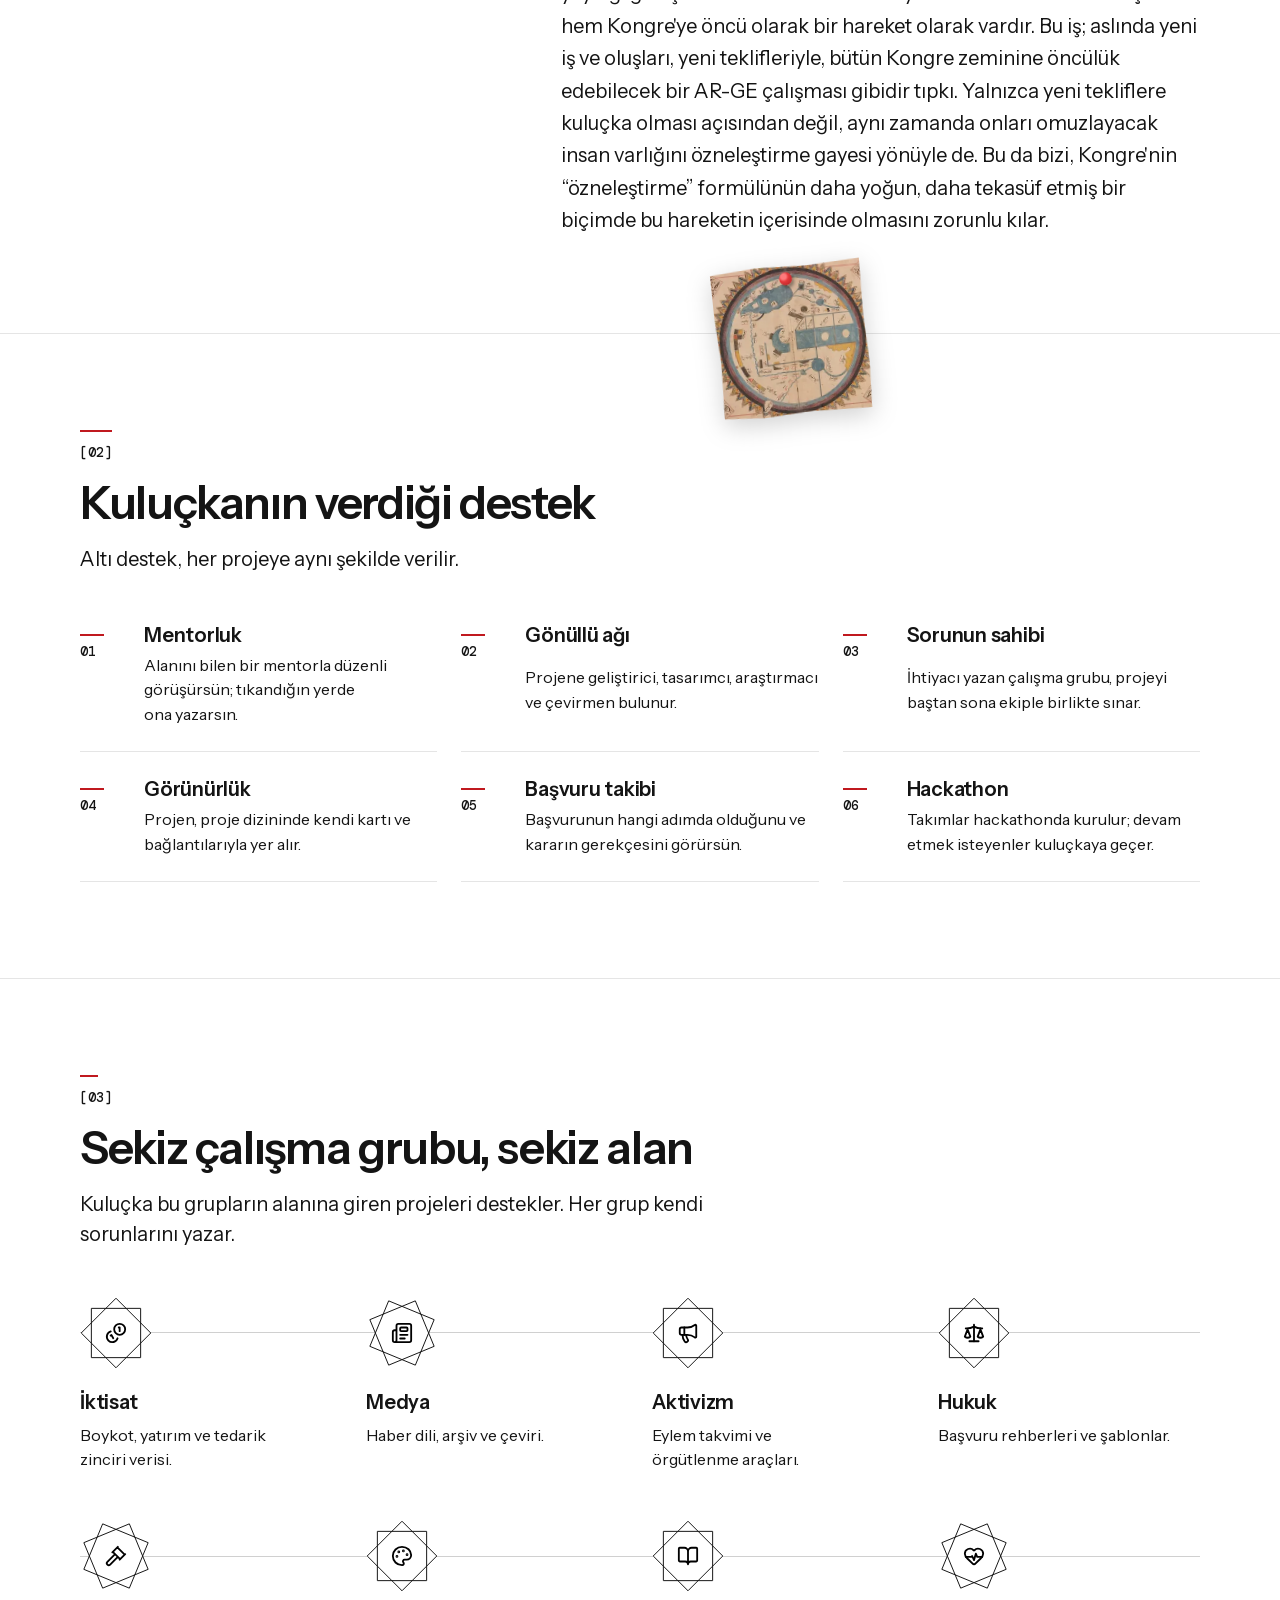
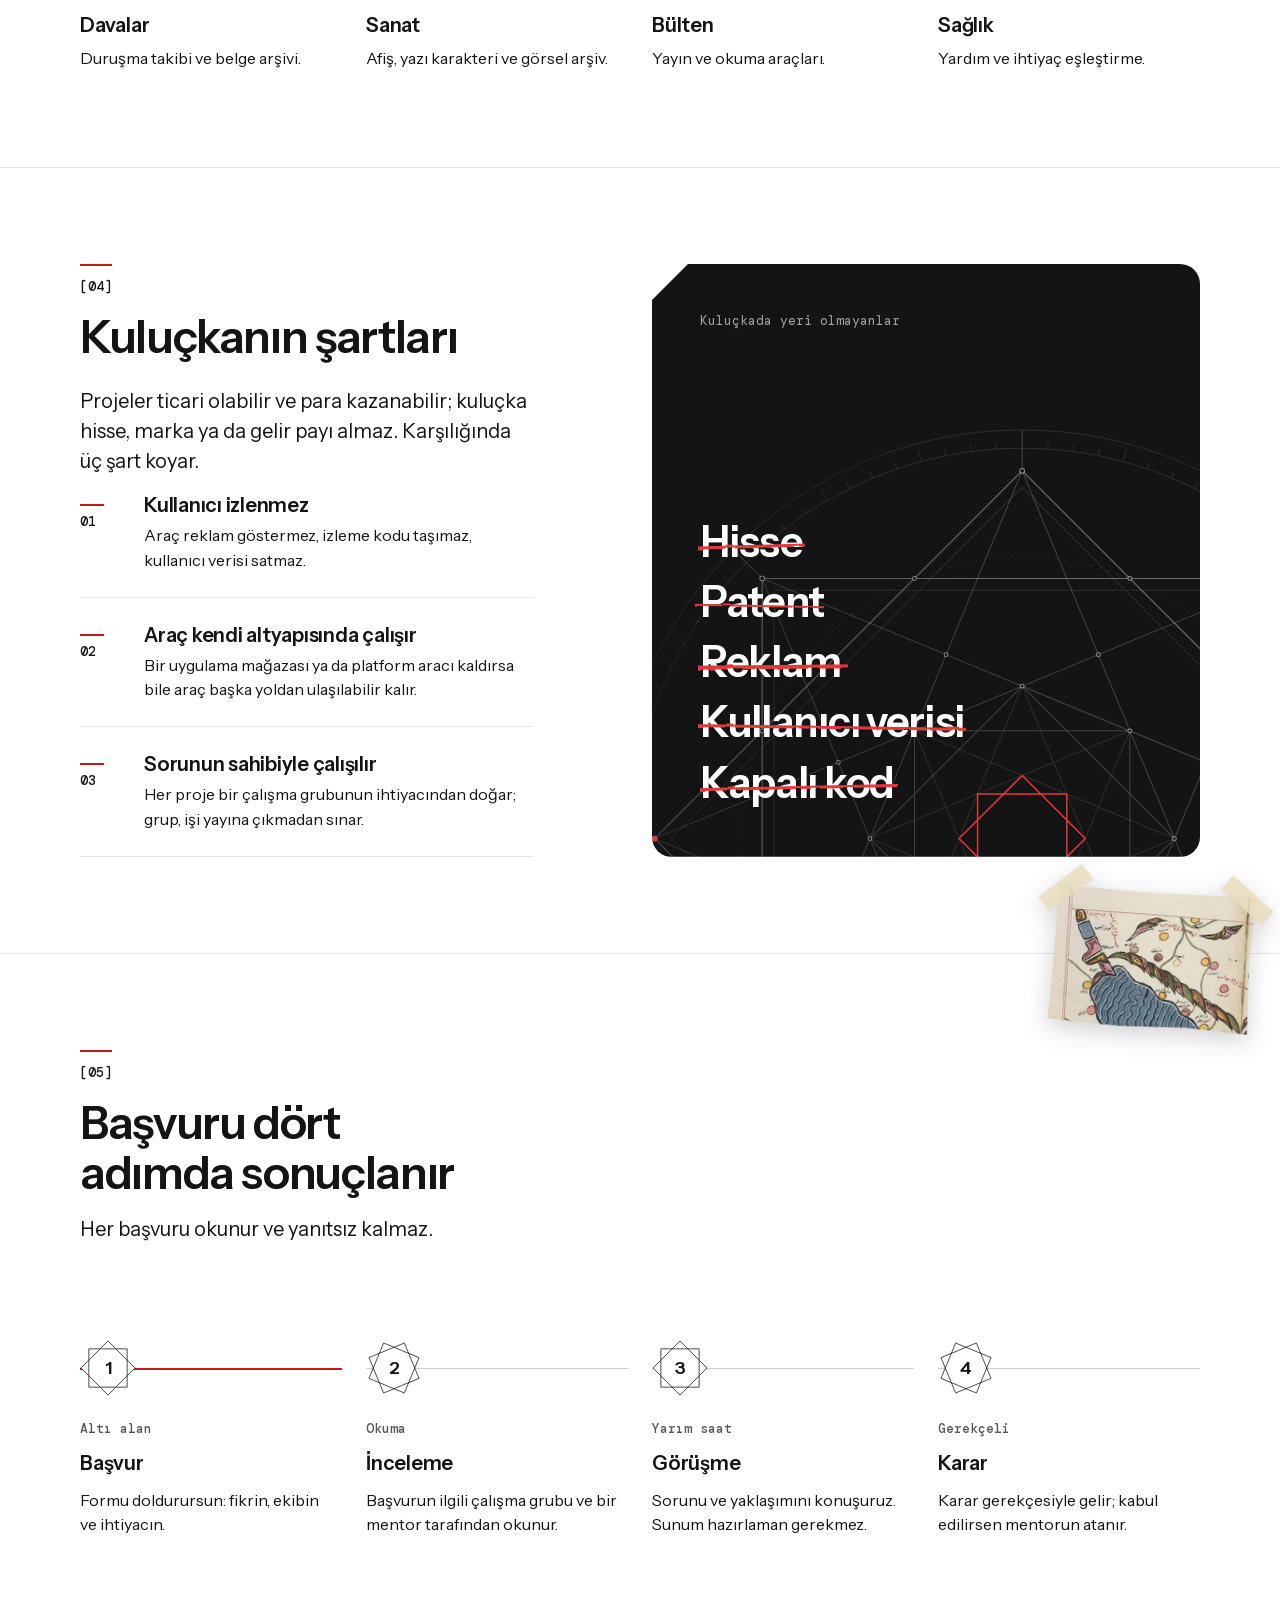
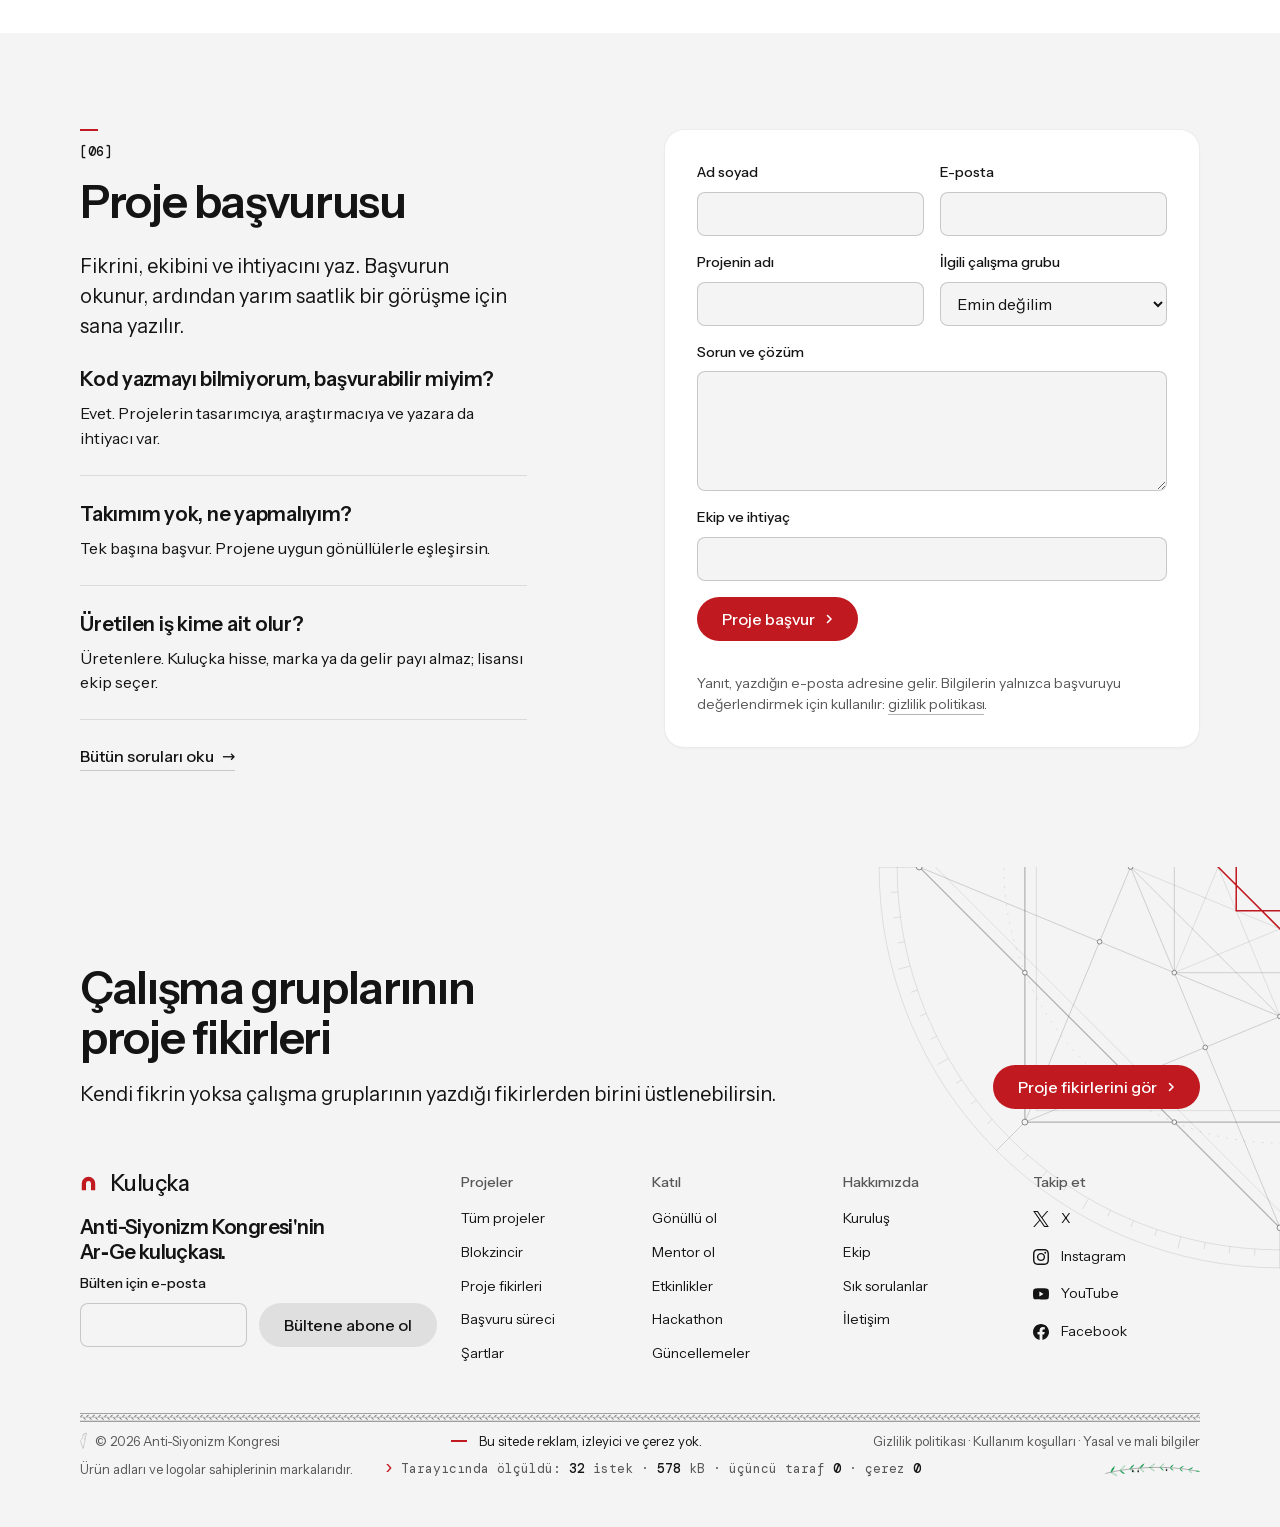
<file: kulucka.html>
<!doctype html>
<html lang="tr" data-type="software" data-radius="soft" data-buttons="pill" data-motion>
<head>
<meta charset="utf-8">
<meta name="viewport" content="width=device-width, initial-scale=1, viewport-fit=cover">
<title>Kuluçka programı: siyonizm karşıtı projelere mentor ve ekip</title>
<meta name="description" content="Kuluçka'nın verdiği destek, koyduğu üç şart, başvurunun adımları ve proje başvuru formu.">
<meta property="og:type" content="website">
<meta property="og:title" content="Kuluçka programı: siyonizm karşıtı projelere mentor ve ekip">
<meta property="og:description" content="Kuluçka'nın verdiği destek, koyduğu üç şart, başvurunun adımları ve proje başvuru formu.">
<meta property="og:image" content="share.jpg">
<meta name="twitter:card" content="summary_large_image">
<link rel="icon" href="favicon.svg" type="image/svg+xml">
<meta name="theme-color" content="#ffffff">
<meta name="site-kind" content="software">
<meta name="page-type" content="software">
<link rel="preload" href="fonts/instrument-sans-400-700-latin.woff2" as="font" type="font/woff2" crossorigin>
<link rel="stylesheet" href="fonts/fonts.css">
<link rel="stylesheet" href="assets/system.css">
<link rel="stylesheet" href="assets/ui/cards.css">
<link rel="stylesheet" href="assets/motion/motion.css">
<link rel="stylesheet" href="assets/icons/icon.css">
<style>
:root {
  --p-bg: #ffffff; --p-surface: #f4f4f4; --p-ink: #141414; --p-muted: #575757;
  --p-accent: #c0191f; --p-accent-ink: #ffffff; --p-action: #c0191f; --p-action-ink: #ffffff;
  --p-inv-bg: #141414; --p-inv-surface: #222222; --p-inv-ink: #ffffff; --p-inv-muted: #a3a3a3;
  --p-inv-accent: #ffffff; --p-inv-accent-ink: #141414; --p-inv-action: #ffffff; --p-inv-action-ink: #141414;
  --font-display: "Instrument Sans", system-ui, sans-serif;
  --font-text: "Instrument Sans", system-ui, sans-serif;
  --font-mono: "DM Mono", ui-monospace, "SFMono-Regular", Menlo, Consolas, monospace;
  --display-weight: 600;
  --display-tracking: -0.03em;
  --display-tracking-xl: -0.038em;
  --display-stretch: 96%;
  --ly-scale: 1.04;
}
</style>

<link rel="stylesheet" href="site.css">
<script>document.documentElement.classList.add('m-enter');setTimeout(()=>document.documentElement.classList.add('m-enter-done'),700)</script>
</head>
<body class="alt" data-rozet="2">
<header class="nav">
  <div class="wrap nav__bar">
    <a class="skip-link" href="#top">İçeriğe geç</a>
    <a class="nav__logo" href="index.html"><span class="mark" data-mark="arc" aria-hidden="true"></span>Kuluçka</a>
    <nav class="nav__links" aria-label="Ana menü">
      <div class="nav__item"><a class="nav__link" href="projeler.html" data-yer="projeler">Projeler</a></div>
      <div class="nav__item"><a class="nav__link" href="kulucka.html" data-yer="kulucka" aria-current="page">Kuluçka</a></div>
      <div class="nav__item">
        <a class="nav__link" href="etkinlikler.html" data-yer="etkinlikler">Etkinlikler <svg class="chev" viewBox="0 0 12 12" aria-hidden="true"><path d="M3 4.5l3 3 3-3" fill="none" stroke="currentColor" stroke-width="1.5" stroke-linecap="round" stroke-linejoin="round"/></svg></a>
        <div class="nav__menu">
          <div class="wrap grid">
            <div class="menu-col span-4">
              <p class="t-label">Yaklaşan</p>
              <a href="hackathon.html">Hackathon: teknoloji başkaldırısı<span>Sakarya. Tarihi belirlenecek.</span></a>
            </div>
            <div class="menu-col span-4">
              <p class="t-label">Hepsi</p>
              <a href="etkinlikler.html">Etkinlikler<span>Yaklaşan ve duyurulacak etkinlikler.</span></a>
            </div>
          </div>
        </div>
      </div>
      <div class="nav__item"><a class="nav__link" href="katil.html" data-yer="katil">Katıl</a></div>
      <div class="nav__item"><a class="nav__link" href="guncellemeler.html" data-yer="guncellemeler">Güncellemeler</a></div>
      <div class="nav__item"><a class="nav__link" href="hakkimizda.html" data-yer="hakkimizda">Hakkımızda</a></div>
      <div class="nav__item"><a class="nav__link nav__link--dis" href="https://antisiyonizmkongresi.org/" target="_blank" rel="noopener">Kongre<svg viewBox="0 0 12 12" width="10" height="10" aria-hidden="true"><path d="M3 9l6-6M4.2 3H9v4.8" fill="none" stroke="currentColor" stroke-width="1.5" stroke-linecap="round" stroke-linejoin="round"/></svg><span class="sr-only"> (yeni sekmede açılır)</span></a></div>
    </nav>
    <div class="nav__actions">
      <a class="btn btn--primary" href="kulucka.html#basvur">Proje başvur</a>
    </div>
    <button class="nav__toggle" type="button" aria-expanded="false" aria-label="Menü">
      <svg width="18" height="18" viewBox="0 0 18 18" aria-hidden="true"><path d="M2 5h14M2 13h14" stroke="currentColor" stroke-width="1.6" stroke-linecap="round"/></svg>
    </button>
  </div>
</header>

<main id="top">
<section class="basi" aria-labelledby="basi-h">
  <figure class="eser"><img class="eser__net" src="assets/img/eser/tezkire.webp" srcset="assets/img/eser/tezkire-k.webp 760w, assets/img/eser/tezkire.webp 1574w" sizes="(max-width: 639px) 70vw, (max-width: 1023px) 56vw, 660px" alt="Nasîrüddin Tûsî'nin Tezkire'sine yazılmış bir şerhten ay ve güneş çizimleri" width="1574" height="768" decoding="async"><img class="eser__piksel" src="assets/img/eser/tezkire-p.png" alt="" width="1574" height="768" decoding="async" aria-hidden="true"><span class="eser__olcu" aria-hidden="true">37×18 px <i></i> 1574×768 px</span><figcaption class="eser__kunye">Tûsî'nin Tezkire'sine şerh · 1490</figcaption></figure>
  <div class="wrap grid">
    <div class="span-8">
      <p class="kunye basi__ust"><span class="cizgi" aria-hidden="true"></span><span>Kuluçka</span></p>
      <h1 id="basi-h">Kuluçka programı: mentor ve ekip</h1>
      <p class="t-lead">Kuluçka, Kongre'nin sekiz çalışma grubunun sorunlarına çözüm üreten projeleri seçer ve destekler. Yazılım şart değil; hukuktan sanata her alandan proje başvurur. Fikir aşamasındaki projeler de başvurabilir.</p>
      <div class="btn-row"><a class="btn btn--primary" href="#basvur">Proje başvur</a><a class="btn btn--secondary" href="#surec">Başvuru sürecini oku</a></div>
    </div>
  </div>
</section>

<section id="cerceve" aria-labelledby="cerceve-h">
  <div class="wrap"><div class="cerceve">
    <div><h2 id="cerceve-h">Çerçeve</h2>
    <blockquote class="cerceve__soz">Gazze'yi merkeze almak, mutlak özgürlük ve hürriyet arayışıdır.</blockquote></div>
    <div class="cerceve__metin">
      <p>Tıkanmış meseleleri yeniden aynı yöntemlerle ele almakla yeni çözümler beklenemez. Meseleyi tıkayan şey biraz da budur. Bazı iyi fikirler; yeni yöntemlerin eski meselelere uygulandığı, farklı bağlamlarda olan iki ayrık fikrin bir araya getirilmesiyle gerçekleşmiştir çoğu zaman.</p>
      <p>Modernizmin, şovenizmin ve hassaten Siyonizmin bugünkü varlığı; hayatın mübadele alanını tahakküm eder. Ona direnç göstermek tam da bu yüzden bu asırda, yazılım, teknoloji ve medya gibi başat alanlarda başlamıştır. Bunun ilk dışavurumları, BDS hareketleri gibi katılımsal red anlamına gelen “pasif” boykot direnişlerinde başlamıştı. Fakat bu araçları ikame etme girişimleri ve anti-siyonist alternatifler oluşturma çalışmaları ancak 7 Ekim'den sonra baş göstermeye başladı.</p>
      <p>Yeni fikirler, bu asırda kötülüğün cisim kazanmış olduğu için en başta siyonizme karşı, umumen de mutlak kötülüğün taşıyıcısı olmuş bir bilim-teknik anlayışına karşı; İslamî düşünce ve hissiyatı haiz bir gençlik hamlesini gerekli kılar. Bu yeni bir ruhtur, çünkü kapitalist üretim boykotu sevmez. “İyi olan”, yani güçlü olan ve var olan teknolojiyi, ya da genel anlamda var olan yöntemi kullanır. Ve onun yönteminde, dog eat dog önermesinden başka var olan bir teknolojiyi ikame etmeyi gerekli kılabilecek bir önerme yoktur. Yeni bir bencillik türü olan liberalizmin zorunlu bir koşuludur bu.</p>
      <p>Gazze'yi merkeze almak, mutlak özgürlük ve hürriyet arayışıdır. Böyle bir atılım da modern yöntemleri, tersten bir biçimde uygulamayı zorunlu koşar. Bu hareket hem Anti-Siyonizm Kongresi'nin Türkiye'ye yaydığı geniş zeminde üniversite düzeyinde bir “fikirler” atılımı için hem Kongre'ye öncü olarak bir hareket olarak vardır. Bu iş; aslında yeni iş ve oluşları, yeni teklifleriyle, bütün Kongre zeminine öncülük edebilecek bir AR-GE çalışması gibidir tıpkı. Yalnızca yeni tekliflere kuluçka olması açısından değil, aynı zamanda onları omuzlayacak insan varlığını özneleştirme gayesi yönüyle de. Bu da bizi, Kongre'nin “özneleştirme” formülünün daha yoğun, daha tekasüf etmiş bir biçimde bu hareketin içerisinde olmasını zorunlu kılar.</p>
    </div>
  </div></div>
</section>

<section id="destek" aria-labelledby="destek-h">
  <figure class="asi asi--orta asi--igne asi--k1" style="--r: -6deg; --w: 150px"><img src="assets/img/asi/kazvini-daire.webp" srcset="assets/img/asi/kazvini-daire-k.webp 260w, assets/img/asi/kazvini-daire.webp 520w" sizes="150px" alt="Kazvînî'nin dünya haritası: ışınlı bir çember içinde denizler ve ülkeler" width="520" height="520" loading="lazy" decoding="async"><figcaption class="sr-only">Kazvînî, Acâibü'l-Mahlûkât dünya haritası</figcaption></figure>
  <div class="wrap">
    <div class="section-head"><h2 id="destek-h">Kuluçkanın verdiği destek</h2><p>Altı destek, her projeye aynı şekilde verilir.</p></div>
    <ol class="kurallar kurallar--uc">
      <li><span class="kurallar__no" aria-hidden="true"></span><h3>Mentorluk</h3><p>Alanını bilen bir mentorla düzenli görüşürsün; tıkandığın yerde ona yazarsın.</p></li>
      <li><span class="kurallar__no" aria-hidden="true"></span><h3>Gönüllü ağı</h3><p>Projene geliştirici, tasarımcı, araştırmacı ve çevirmen bulunur.</p></li>
      <li><span class="kurallar__no" aria-hidden="true"></span><h3>Sorunun sahibi</h3><p>İhtiyacı yazan çalışma grubu, projeyi baştan sona ekiple birlikte sınar.</p></li>
      <li><span class="kurallar__no" aria-hidden="true"></span><h3>Görünürlük</h3><p>Projen, proje dizininde kendi kartı ve bağlantılarıyla yer alır.</p></li>
      <li><span class="kurallar__no" aria-hidden="true"></span><h3>Başvuru takibi</h3><p>Başvurunun hangi adımda olduğunu ve kararın gerekçesini görürsün.</p></li>
      <li><span class="kurallar__no" aria-hidden="true"></span><h3>Hackathon</h3><p>Takımlar hackathonda kurulur; devam etmek isteyenler kuluçkaya geçer.</p></li>
    </ol>
  </div>
</section>

<section id="gruplar" aria-labelledby="gruplar-h">
  <div class="wrap">
    <div class="section-head"><h2 id="gruplar-h">Sekiz çalışma grubu, sekiz alan</h2><p>Kuluçka bu grupların alanına giren projeleri destekler. Her grup kendi sorunlarını yazar.</p></div>
    <div class="gruplar">
      <div><span class="yildizlar__y"><img class="ikon" src="assets/icons/ui-coins.svg" alt="" width="24" height="24" loading="lazy" decoding="async"></span><h3>İktisat</h3><p>Boykot, yatırım ve tedarik zinciri verisi.</p></div>
      <div><span class="yildizlar__y"><img class="ikon" src="assets/icons/ui-newspaper.svg" alt="" width="24" height="24" loading="lazy" decoding="async"></span><h3>Medya</h3><p>Haber dili, arşiv ve çeviri.</p></div>
      <div><span class="yildizlar__y"><img class="ikon" src="assets/icons/ui-megaphone.svg" alt="" width="24" height="24" loading="lazy" decoding="async"></span><h3>Aktivizm</h3><p>Eylem takvimi ve örgütlenme araçları.</p></div>
      <div><span class="yildizlar__y"><img class="ikon" src="assets/icons/ui-scale.svg" alt="" width="24" height="24" loading="lazy" decoding="async"></span><h3>Hukuk</h3><p>Başvuru rehberleri ve şablonlar.</p></div>
      <div><span class="yildizlar__y"><img class="ikon" src="assets/icons/ui-gavel.svg" alt="" width="24" height="24" loading="lazy" decoding="async"></span><h3>Davalar</h3><p>Duruşma takibi ve belge arşivi.</p></div>
      <div><span class="yildizlar__y"><img class="ikon" src="assets/icons/ui-palette.svg" alt="" width="24" height="24" loading="lazy" decoding="async"></span><h3>Sanat</h3><p>Afiş, yazı karakteri ve görsel arşiv.</p></div>
      <div><span class="yildizlar__y"><img class="ikon" src="assets/icons/ui-book-open.svg" alt="" width="24" height="24" loading="lazy" decoding="async"></span><h3>Bülten</h3><p>Yayın ve okuma araçları.</p></div>
      <div><span class="yildizlar__y"><img class="ikon" src="assets/icons/ui-heart-pulse.svg" alt="" width="24" height="24" loading="lazy" decoding="async"></span><h3>Sağlık</h3><p>Yardım ve ihtiyaç eşleştirme.</p></div>
    </div>
  </div>
</section>

<section id="sartlar" aria-labelledby="sartlar-h">
  <div class="wrap">
    <div class="grid grid--top">
      <div class="span-5 stack-5">
        <h2 id="sartlar-h">Kuluçkanın şartları</h2>
        <p class="t-lead">Projeler ticari olabilir ve para kazanabilir; kuluçka hisse, marka ya da gelir payı almaz. Karşılığında üç şart koyar.</p>
        <ol class="kurallar">
          <li><span class="kurallar__no" aria-hidden="true"></span><h3>Kullanıcı izlenmez</h3><p>Araç reklam göstermez, izleme kodu taşımaz, kullanıcı verisi satmaz.</p></li>
          <li><span class="kurallar__no" aria-hidden="true"></span><h3>Araç kendi altyapısında çalışır</h3><p>Bir uygulama mağazası ya da platform aracı kaldırsa bile araç başka yoldan ulaşılabilir kalır.</p></li>
          <li><span class="kurallar__no" aria-hidden="true"></span><h3>Sorunun sahibiyle çalışılır</h3><p>Her proje bir çalışma grubunun ihtiyacından doğar; grup, işi yayına çıkmadan sınar.</p></li>
        </ol>
      </div>
      <div class="ret span-6 start-7">
        <p class="ret__baslik t-label">Kuluçkada yeri olmayanlar</p>
        <ul>
          <li><del>Hisse</del></li>
          <li><del>Patent</del></li>
          <li><del>Reklam</del></li>
          <li><del>Kullanıcı verisi</del></li>
          <li><del>Kapalı kod</del></li>
        </ul>
      </div>
    </div>
  </div>
</section>

<section id="surec" aria-labelledby="surec-h">
  <figure class="asi asi--sag asi--kagit asi--k2" style="--r: 4deg; --w: 200px"><img src="assets/img/asi/idrisi-kiyi.webp" srcset="assets/img/asi/idrisi-kiyi-k.webp 260w, assets/img/asi/idrisi-kiyi.webp 520w" sizes="200px" alt="İdrîsî haritasından ayrıntı: kıyı, sıradağlar ve şehir noktaları" width="520" height="356" loading="lazy" decoding="async"><figcaption class="sr-only">İdrîsî, Nüzhetü'l-Müştâk, 1553 nüshası</figcaption></figure>
  <div class="wrap">
    <div class="section-head"><h2 id="surec-h">Başvuru dört adımda sonuçlanır</h2><p>Her başvuru okunur ve yanıtsız kalmaz.</p></div>
    <ol class="adimlar">
      <li><span class="adimlar__ne">Altı alan</span><h3>Başvur</h3><p>Formu doldurursun: fikrin, ekibin ve ihtiyacın.</p></li>
      <li><span class="adimlar__ne">Okuma</span><h3>İnceleme</h3><p>Başvurun ilgili çalışma grubu ve bir mentor tarafından okunur.</p></li>
      <li><span class="adimlar__ne">Yarım saat</span><h3>Görüşme</h3><p>Sorunu ve yaklaşımını konuşuruz. Sunum hazırlaman gerekmez.</p></li>
      <li><span class="adimlar__ne">Gerekçeli</span><h3>Karar</h3><p>Karar gerekçesiyle gelir; kabul edilirsen mentorun atanır.</p></li>
    </ol>
  </div>
</section>

<section class="ground-surface" id="basvur" aria-labelledby="basvur-h">
  <div class="wrap">
    <div class="basvuru">
      <div class="stack-5">
        <h2 id="basvur-h">Proje başvurusu</h2>
        <p class="t-lead">Fikrini, ekibini ve ihtiyacını yaz. Başvurun okunur, ardından yarım saatlik bir görüşme için sana yazılır.</p>
        <div class="faq">
          <div class="faq__item"><h3>Kod yazmayı bilmiyorum, başvurabilir miyim?</h3><p>Evet. Projelerin tasarımcıya, araştırmacıya ve yazara da ihtiyacı var.</p></div>
          <div class="faq__item"><h3>Takımım yok, ne yapmalıyım?</h3><p>Tek başına başvur. Projene uygun gönüllülerle eşleşirsin.</p></div>
          <div class="faq__item"><h3>Üretilen iş kime ait olur?</h3><p>Üretenlere. Kuluçka hisse, marka ya da gelir payı almaz; lisansı ekip seçer.</p></div>
        </div>
        <a class="link" href="sss.html">Bütün soruları oku</a>
      </div>
      <div class="card">
        <form class="form" action="mailto:antisiyonizmkongresi@gmail.com?subject=Kulu%C3%A7ka%20ba%C5%9Fvurusu" method="post" enctype="text/plain" data-endpoint="" data-sent="Proje başvurun bize ulaştı." novalidate>
          <div class="field"><label for="f-name">Ad soyad</label>
            <input id="f-name" name="ad" type="text" autocomplete="name" required aria-describedby="f-name-err">
            <p class="field__error" id="f-name-err" hidden>Başvuruyu yapanın adını ve soyadını yaz.</p></div>
          <div class="field"><label for="f-email">E-posta</label>
            <input id="f-email" name="eposta" type="email" autocomplete="email" inputmode="email" required aria-describedby="f-email-err">
            <p class="field__error" id="f-email-err" hidden>İçinde @ olan bir e-posta adresi yaz, örneğin ad@ornek.com.</p></div>
          <div class="field"><label for="f-project">Projenin adı</label>
            <input id="f-project" name="proje" type="text" autocomplete="off" required aria-describedby="f-project-err">
            <p class="field__error" id="f-project-err" hidden>Projenin adını yaz. Henüz adı yoksa konusunu yaz.</p></div>
          <div class="field"><label for="f-group">İlgili çalışma grubu</label>
            <select id="f-group" name="grup" autocomplete="off">
              <option value="">Emin değilim</option>
              <option>İktisat</option><option>Medya</option><option>Aktivizm</option><option>Hukuk</option>
              <option>Davalar</option><option>Sanat</option><option>Bülten</option><option>Sağlık</option>
            </select></div>
          <div class="field field--full"><label for="f-idea">Sorun ve çözüm</label>
            <textarea id="f-idea" name="fikir" rows="4" required aria-describedby="f-idea-err"></textarea>
            <p class="field__error" id="f-idea-err" hidden>Çözmek istediğin sorunu ve çözümünü birkaç cümleyle yaz.</p></div>
          <div class="field field--full"><label for="f-team">Ekip ve ihtiyaç</label>
            <input id="f-team" name="ekip" type="text" autocomplete="off" required aria-describedby="f-team-err">
            <p class="field__error" id="f-team-err" hidden>Ekipte kimlerin olduğunu ve hangi desteğe ihtiyacın olduğunu yaz.</p></div>
          <div class="btn-row"><button class="btn btn--primary" type="submit">Proje başvur</button></div>
          <p class="form__status" role="status" data-form-status></p>
          <p class="t-small muted">Yanıt, yazdığın e-posta adresine gelir. Bilgilerin yalnızca başvuruyu değerlendirmek için kullanılır: <a href="gizlilik.html">gizlilik politikası</a>.</p>
        </form>
      </div>
    </div>
  </div>
</section>
</main>

<footer class="footer closing ground-surface" id="contact" aria-labelledby="close-h">
  <div class="wrap">
    <div class="closing__cta">
      <div class="section-head--split">
        <div><h2 id="close-h">Çalışma gruplarının proje fikirleri</h2><p class="t-lead">Kendi fikrin yoksa çalışma gruplarının yazdığı fikirlerden birini üstlenebilirsin.</p></div>
        <a class="btn btn--primary" href="projeler.html#fikirler">Proje fikirlerini gör<svg class="m-arrow" viewBox="0 0 12 12" aria-hidden="true"><path class="m-arrow__stem" d="M1 6h8"/><path class="m-arrow__head" d="M4.5 2.5 8 6l-3.5 3.5"/></svg></a>
      </div>
    </div>
        <div class="closing__links">
      <div class="grid">
        <div class="span-4 stack-4">
          <a class="nav__logo" href="index.html"><span class="mark" data-mark="arc" aria-hidden="true"></span>Kuluçka</a>
          <p class="footer__lede">Anti-Siyonizm Kongresi'nin Ar‑Ge kuluçkası.</p>
          <form class="form bulten" id="bulten" action="mailto:antisiyonizmkongresi@gmail.com?subject=B%C3%BClten%20aboneli%C4%9Fi" method="post" enctype="text/plain" data-endpoint="" data-sent="Bülten aboneliğin bize ulaştı." novalidate>
            <div class="field"><label for="b-eposta">Bülten için e-posta</label>
              <input id="b-eposta" name="eposta" type="email" autocomplete="email" inputmode="email" required aria-describedby="b-eposta-err"></div>
            <button class="btn btn--secondary" type="submit">Bültene abone ol</button>
            <p class="field__error" id="b-eposta-err" hidden>İçinde @ olan bir e-posta adresi yaz.</p>
            <p class="form__status" role="status" data-form-status></p>
          </form>
        </div>
        <div class="span-2 footer__col"><h3>Projeler</h3><ul>
          <li><a href="projeler.html">Tüm projeler</a></li>
          <li><a href="blokzincir.html">Blokzincir</a></li>
          <li><a href="projeler.html#fikirler">Proje fikirleri</a></li>
          <li><a href="kulucka.html#surec">Başvuru süreci</a></li>
          <li><a href="kulucka.html#sartlar">Şartlar</a></li>
        </ul></div>
        <div class="span-2 footer__col"><h3>Katıl</h3><ul>
          <li><a href="katil.html#gonullu">Gönüllü ol</a></li>
          <li><a href="katil.html#mentor">Mentor ol</a></li>
          <li><a href="etkinlikler.html">Etkinlikler</a></li>
          <li><a href="hackathon.html">Hackathon</a></li>
          <li><a href="guncellemeler.html">Güncellemeler</a></li>
        </ul></div>
        <div class="span-2 footer__col"><h3>Hakkımızda</h3><ul>
          <li><a href="hakkimizda.html">Kuruluş</a></li>
          <li><a href="ekip.html">Ekip</a></li>
          <li><a href="sss.html">Sık sorulanlar</a></li>
          <li><a href="iletisim.html">İletişim</a></li>
        </ul></div>
        <div class="span-2 footer__col"><h3>Takip et</h3><ul class="footer__sosyal">
          <li><a href="https://x.com/antisiyonizmk" rel="noopener"><svg viewBox="0 0 24 24" fill="currentColor" aria-hidden="true"><path d="M14.234 10.162 22.977 0h-2.072l-7.591 8.824L7.251 0H.258l9.168 13.343L.258 24H2.33l8.016-9.318L16.749 24h6.993zm-2.837 3.299-.929-1.329L3.076 1.56h3.182l5.965 8.532.929 1.329 7.754 11.09h-3.182z"/></svg>X</a></li>
          <li><a href="https://instagram.com/antisiyonizmkongresi" rel="noopener"><svg viewBox="0 0 24 24" fill="currentColor" aria-hidden="true"><path d="M7.0301.084c-1.2768.0602-2.1487.264-2.911.5634-.7888.3075-1.4575.72-2.1228 1.3877-.6652.6677-1.075 1.3368-1.3802 2.127-.2954.7638-.4956 1.6365-.552 2.914-.0564 1.2775-.0689 1.6882-.0626 4.947.0062 3.2586.0206 3.6671.0825 4.9473.061 1.2765.264 2.1482.5635 2.9107.308.7889.72 1.4573 1.388 2.1228.6679.6655 1.3365 1.0743 2.1285 1.38.7632.295 1.6361.4961 2.9134.552 1.2773.056 1.6884.069 4.9462.0627 3.2578-.0062 3.668-.0207 4.9478-.0814 1.28-.0607 2.147-.2652 2.9098-.5633.7889-.3086 1.4578-.72 2.1228-1.3881.665-.6682 1.0745-1.3378 1.3795-2.1284.2957-.7632.4966-1.636.552-2.9124.056-1.2809.0692-1.6898.063-4.948-.0063-3.2583-.021-3.6668-.0817-4.9465-.0607-1.2797-.264-2.1487-.5633-2.9117-.3084-.7889-.72-1.4568-1.3876-2.1228C21.2982 1.33 20.628.9208 19.8378.6165 19.074.321 18.2017.1197 16.9244.0645 15.6471.0093 15.236-.005 11.977.0014 8.718.0076 8.31.0215 7.0301.0839m.1402 21.6932c-1.17-.0509-1.8053-.2453-2.2287-.408-.5606-.216-.96-.4771-1.3819-.895-.422-.4178-.6811-.8186-.9-1.378-.1644-.4234-.3624-1.058-.4171-2.228-.0595-1.2645-.072-1.6442-.079-4.848-.007-3.2037.0053-3.583.0607-4.848.05-1.169.2456-1.805.408-2.2282.216-.5613.4762-.96.895-1.3816.4188-.4217.8184-.6814 1.3783-.9003.423-.1651 1.0575-.3614 2.227-.4171 1.2655-.06 1.6447-.072 4.848-.079 3.2033-.007 3.5835.005 4.8495.0608 1.169.0508 1.8053.2445 2.228.408.5608.216.96.4754 1.3816.895.4217.4194.6816.8176.9005 1.3787.1653.4217.3617 1.056.4169 2.2263.0602 1.2655.0739 1.645.0796 4.848.0058 3.203-.0055 3.5834-.061 4.848-.051 1.17-.245 1.8055-.408 2.2294-.216.5604-.4763.96-.8954 1.3814-.419.4215-.8181.6811-1.3783.9-.4224.1649-1.0577.3617-2.2262.4174-1.2656.0595-1.6448.072-4.8493.079-3.2045.007-3.5825-.006-4.848-.0608M16.953 5.5864A1.44 1.44 0 1 0 18.39 4.144a1.44 1.44 0 0 0-1.437 1.4424M5.8385 12.012c.0067 3.4032 2.7706 6.1557 6.173 6.1493 3.4026-.0065 6.157-2.7701 6.1506-6.1733-.0065-3.4032-2.771-6.1565-6.174-6.1498-3.403.0067-6.156 2.771-6.1496 6.1738M8 12.0077a4 4 0 1 1 4.008 3.9921A3.9996 3.9996 0 0 1 8 12.0077"/></svg>Instagram</a></li>
          <li><a href="https://youtube.com/@ASKongresi" rel="noopener"><svg viewBox="0 0 24 24" fill="currentColor" aria-hidden="true"><path d="M23.498 6.186a3.016 3.016 0 0 0-2.122-2.136C19.505 3.545 12 3.545 12 3.545s-7.505 0-9.377.505A3.017 3.017 0 0 0 .502 6.186C0 8.07 0 12 0 12s0 3.93.502 5.814a3.016 3.016 0 0 0 2.122 2.136c1.871.505 9.376.505 9.376.505s7.505 0 9.377-.505a3.015 3.015 0 0 0 2.122-2.136C24 15.93 24 12 24 12s0-3.93-.502-5.814zM9.545 15.568V8.432L15.818 12l-6.273 3.568z"/></svg>YouTube</a></li>
          <li><a href="https://www.facebook.com/people/Anti-Siyonizm-Kongresi/61582079376594/" rel="noopener"><svg viewBox="0 0 256 256" aria-hidden="true"><defs><mask id="k-facebook" maskUnits="userSpaceOnUse" x="0" y="0" width="256" height="256"><path d="M256,128 C256,57.3075 198.6925,0 128,0 C57.3075,0 0,57.3075 0,128 C0,191.8885 46.80775,244.8425 108,254.445 L108,165 L75.5,165 L75.5,128 L108,128 L108,99.8 C108,67.72 127.1095,50 156.3475,50 C170.35175,50 185,52.5 185,52.5 L185,84 L168.8595,84 C152.95875,84 148,93.86675 148,103.98925 L148,128 L183.5,128 L177.825,165 L148,165 L148,254.445 C209.19225,244.8425 256,191.8885 256,128" fill="#fff"/><path d="M177.825,165 L183.5,128 L148,128 L148,103.98925 C148,93.86675 152.95875,84 168.8595,84 L185,84 L185,52.5 C185,52.5 170.35175,50 156.3475,50 C127.1095,50 108,67.72 108,99.8 L108,128 L75.5,128 L75.5,165 L108,165 L108,254.445 C114.51675,255.4675 121.196,256 128,256 C134.804,256 141.48325,255.4675 148,254.445 L148,165 L177.825,165" fill="#000"/></mask></defs><rect width="256" height="256" fill="currentColor" mask="url(#k-facebook)"/></svg>Facebook</a></li>
        </ul></div>
      </div>
      <div class="footer__legal">
        <span class="telif"><img src="assets/grafik/filistin.svg" alt="" width="9" height="22" loading="lazy" decoding="async">&copy; 2026 Anti-Siyonizm Kongresi</span>
        <span class="ilke"><span class="cizgi" aria-hidden="true"></span>Bu sitede reklam, izleyici ve çerez yok.</span>
        <span><a href="gizlilik.html">Gizlilik politikası</a> · <a href="kosullar.html">Kullanım koşulları</a> · <a href="yasal.html">Yasal ve mali bilgiler</a></span>
        <span class="footer__not"><span>Ürün adları ve logolar sahiplerinin markalarıdır.</span></span>
        <p class="olcu" data-olcu hidden><b>&gt;</b> Tarayıcında ölçüldü: <span data-olcu-istek>0</span> istek <span>· <span data-olcu-kb>0</span> kB</span> · üçüncü taraf <span data-olcu-uc>0</span> · çerez <span data-olcu-cerez>0</span></p>
        <img class="footer__zeytin" src="assets/grafik/zeytin.svg" alt="" width="110" height="21" loading="lazy" decoding="async" aria-hidden="true">
      </div>
    </div>
      </div>
</footer>

<script type="module" src="assets/system.js"></script>
<script type="module" src="assets/motion/motion.js"></script>
<script type="module" src="siber.js"></script>
</body>
</html>
</file>
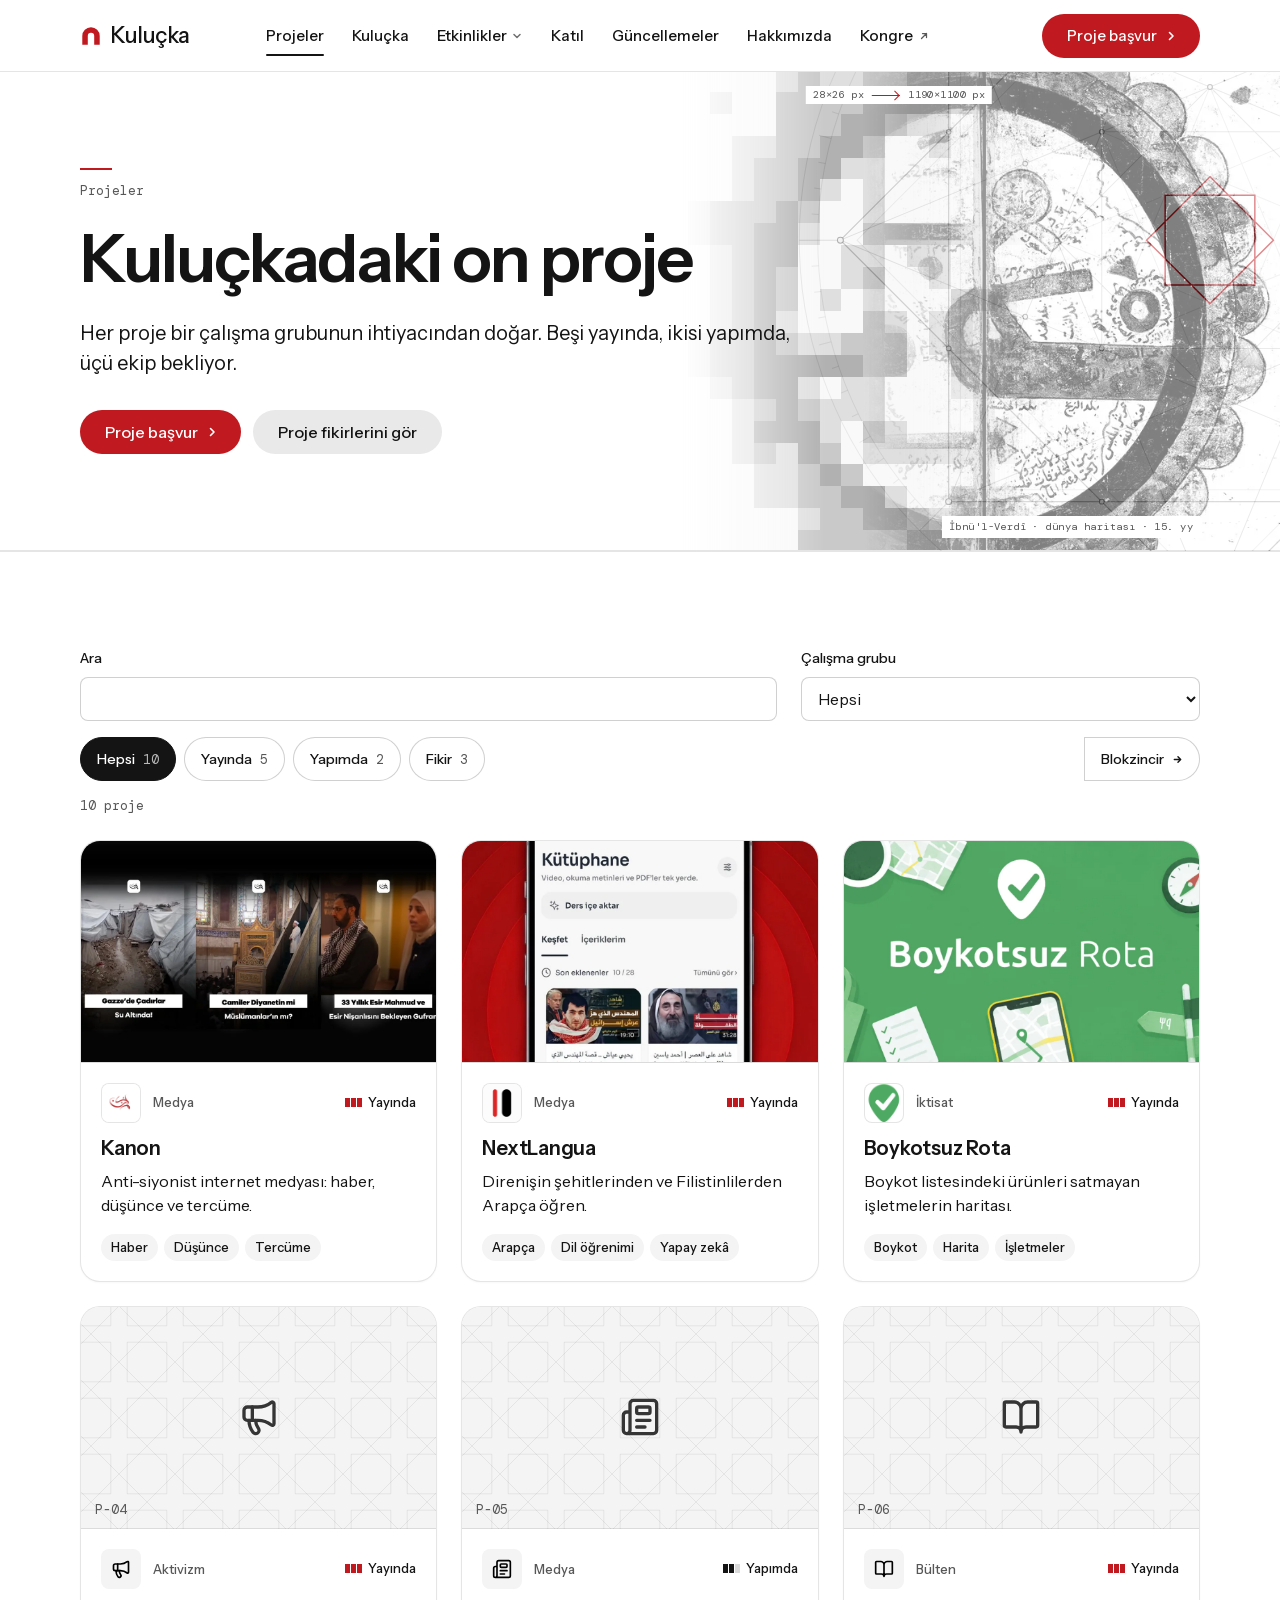
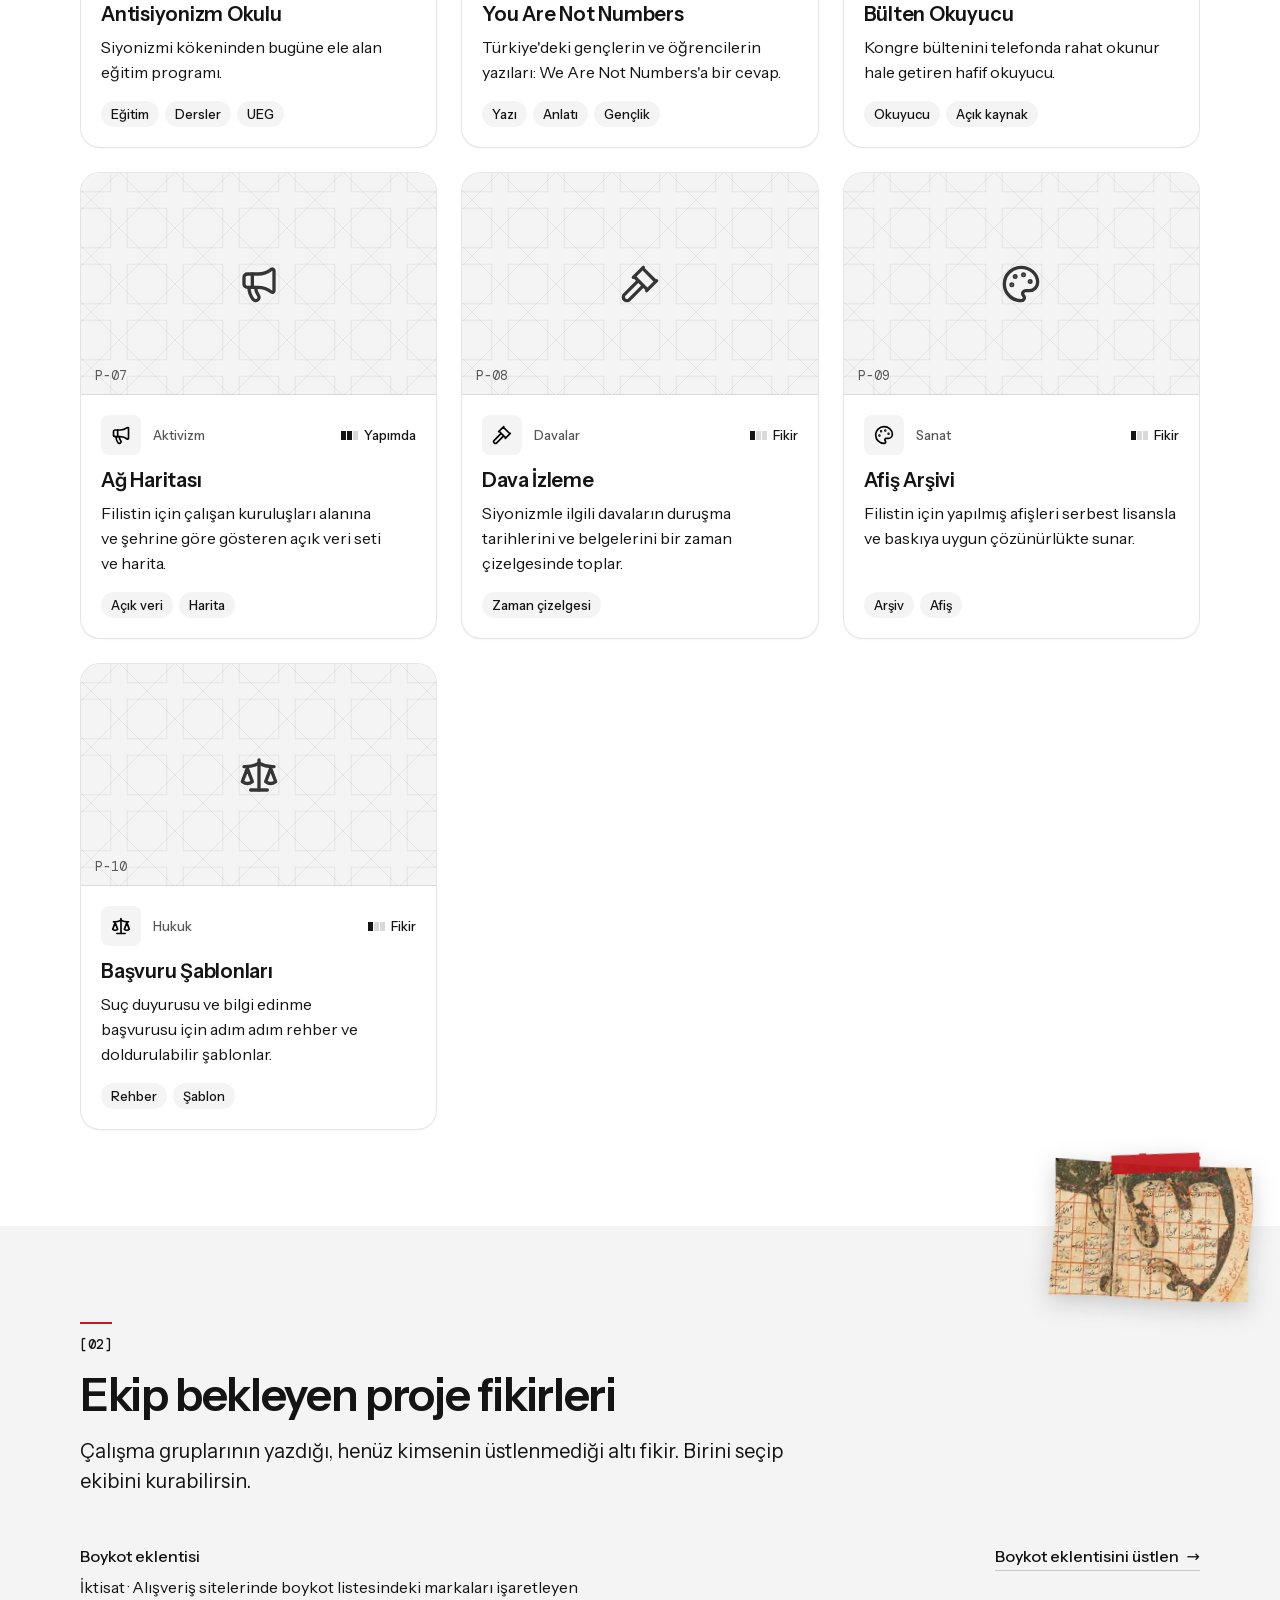
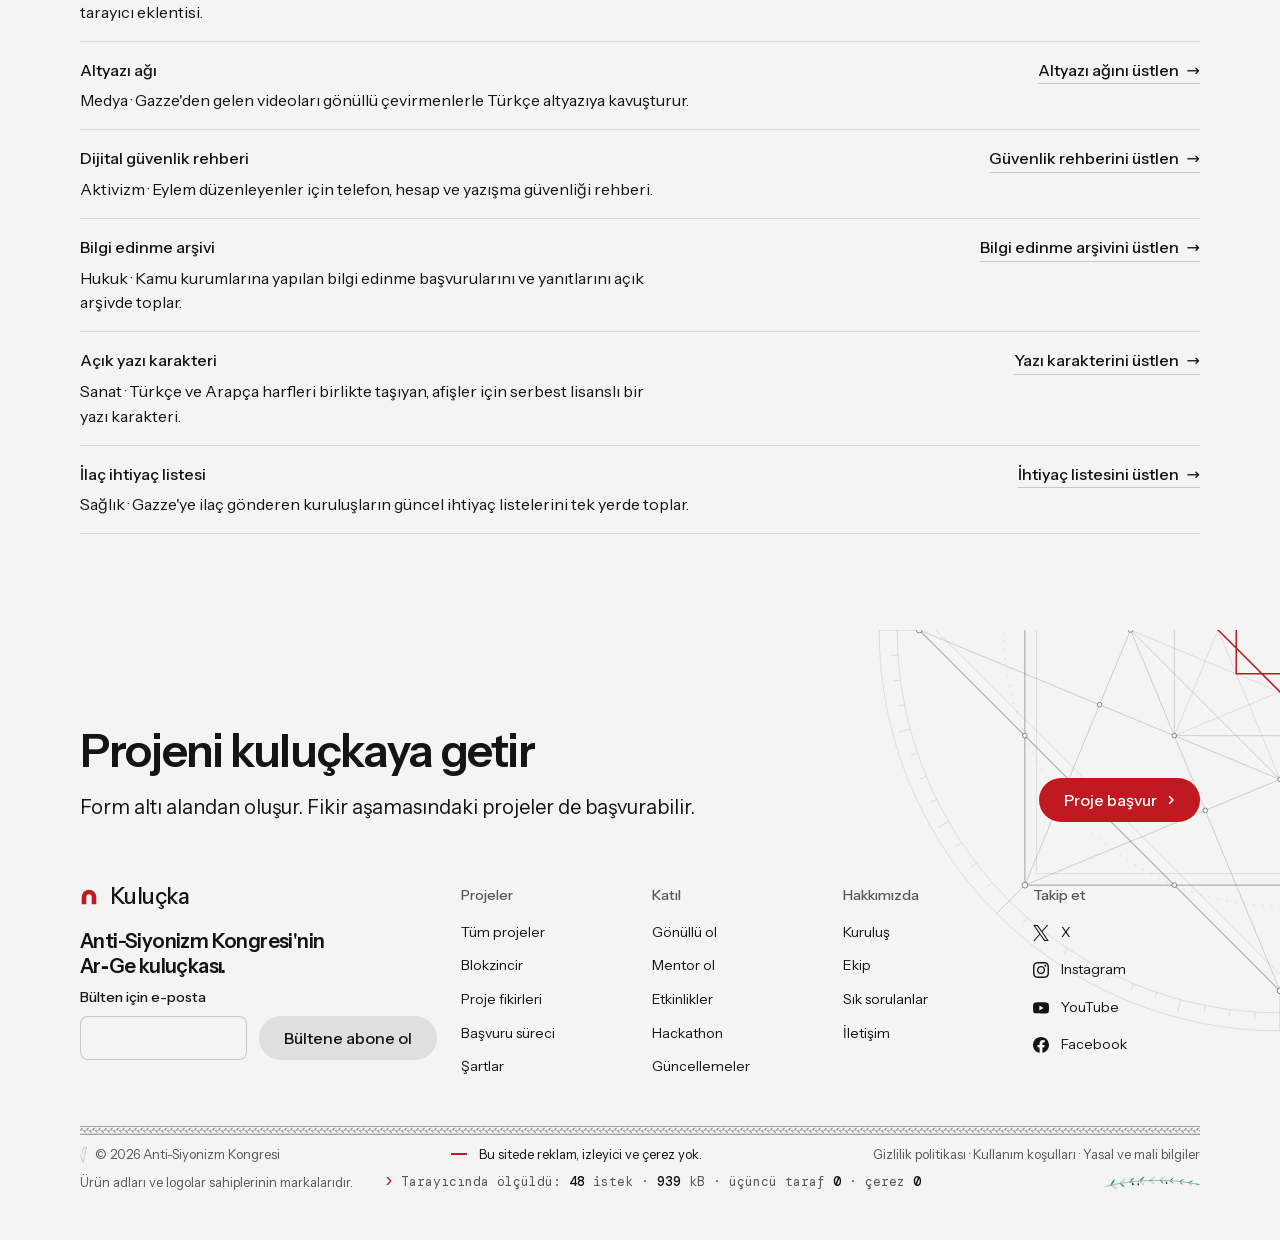
<file: projeler.html>
<!doctype html>
<html lang="tr" data-type="software" data-radius="soft" data-buttons="pill" data-motion>
<head>
<meta charset="utf-8">
<meta name="viewport" content="width=device-width, initial-scale=1, viewport-fit=cover">
<title>Projeler: Kuluçka'daki siyonizm karşıtı projeler</title>
<meta name="description" content="Kuluçka'daki on proje durumlarıyla: yapımda, yayında ve fikir aşamasında olanlar, aradıkları roller ve üstlenilmeyi bekleyen proje fikirleri.">
<meta property="og:type" content="website">
<meta property="og:title" content="Projeler: Kuluçka'daki siyonizm karşıtı projeler">
<meta property="og:description" content="Kuluçka'daki on proje durumlarıyla: yapımda, yayında ve fikir aşamasında olanlar, aradıkları roller ve üstlenilmeyi bekleyen proje fikirleri.">
<meta property="og:image" content="share.jpg">
<meta name="twitter:card" content="summary_large_image">
<link rel="icon" href="favicon.svg" type="image/svg+xml">
<meta name="theme-color" content="#ffffff">
<meta name="site-kind" content="software">
<meta name="page-type" content="software">
<link rel="preload" href="fonts/instrument-sans-400-700-latin.woff2" as="font" type="font/woff2" crossorigin>
<link rel="stylesheet" href="fonts/fonts.css">
<link rel="stylesheet" href="assets/system.css">
<link rel="stylesheet" href="assets/ui/cards.css">
<link rel="stylesheet" href="assets/motion/motion.css">
<link rel="stylesheet" href="assets/icons/icon.css">
<style>
:root {
  --p-bg: #ffffff; --p-surface: #f4f4f4; --p-ink: #141414; --p-muted: #575757;
  --p-accent: #c0191f; --p-accent-ink: #ffffff; --p-action: #c0191f; --p-action-ink: #ffffff;
  --p-inv-bg: #141414; --p-inv-surface: #222222; --p-inv-ink: #ffffff; --p-inv-muted: #a3a3a3;
  --p-inv-accent: #ffffff; --p-inv-accent-ink: #141414; --p-inv-action: #ffffff; --p-inv-action-ink: #141414;
  --font-display: "Instrument Sans", system-ui, sans-serif;
  --font-text: "Instrument Sans", system-ui, sans-serif;
  --font-mono: "DM Mono", ui-monospace, "SFMono-Regular", Menlo, Consolas, monospace;
  --display-weight: 600;
  --display-tracking: -0.03em;
  --display-tracking-xl: -0.038em;
  --display-stretch: 96%;
  --ly-scale: 1.04;
}
</style>

<link rel="stylesheet" href="site.css">
<script>document.documentElement.classList.add('m-enter');setTimeout(()=>document.documentElement.classList.add('m-enter-done'),700)</script>
</head>
<body class="alt" data-rozet="3">
<header class="nav">
  <div class="wrap nav__bar">
    <a class="skip-link" href="#top">İçeriğe geç</a>
    <a class="nav__logo" href="index.html"><span class="mark" data-mark="arc" aria-hidden="true"></span>Kuluçka</a>
    <nav class="nav__links" aria-label="Ana menü">
      <div class="nav__item"><a class="nav__link" href="projeler.html" data-yer="projeler" aria-current="page">Projeler</a></div>
      <div class="nav__item"><a class="nav__link" href="kulucka.html" data-yer="kulucka">Kuluçka</a></div>
      <div class="nav__item">
        <a class="nav__link" href="etkinlikler.html" data-yer="etkinlikler">Etkinlikler <svg class="chev" viewBox="0 0 12 12" aria-hidden="true"><path d="M3 4.5l3 3 3-3" fill="none" stroke="currentColor" stroke-width="1.5" stroke-linecap="round" stroke-linejoin="round"/></svg></a>
        <div class="nav__menu">
          <div class="wrap grid">
            <div class="menu-col span-4">
              <p class="t-label">Yaklaşan</p>
              <a href="hackathon.html">Hackathon: teknoloji başkaldırısı<span>Sakarya. Tarihi belirlenecek.</span></a>
            </div>
            <div class="menu-col span-4">
              <p class="t-label">Hepsi</p>
              <a href="etkinlikler.html">Etkinlikler<span>Yaklaşan ve duyurulacak etkinlikler.</span></a>
            </div>
          </div>
        </div>
      </div>
      <div class="nav__item"><a class="nav__link" href="katil.html" data-yer="katil">Katıl</a></div>
      <div class="nav__item"><a class="nav__link" href="guncellemeler.html" data-yer="guncellemeler">Güncellemeler</a></div>
      <div class="nav__item"><a class="nav__link" href="hakkimizda.html" data-yer="hakkimizda">Hakkımızda</a></div>
      <div class="nav__item"><a class="nav__link nav__link--dis" href="https://antisiyonizmkongresi.org/" target="_blank" rel="noopener">Kongre<svg viewBox="0 0 12 12" width="10" height="10" aria-hidden="true"><path d="M3 9l6-6M4.2 3H9v4.8" fill="none" stroke="currentColor" stroke-width="1.5" stroke-linecap="round" stroke-linejoin="round"/></svg><span class="sr-only"> (yeni sekmede açılır)</span></a></div>
    </nav>
    <div class="nav__actions">
      <a class="btn btn--primary" href="kulucka.html#basvur">Proje başvur</a>
    </div>
    <button class="nav__toggle" type="button" aria-expanded="false" aria-label="Menü">
      <svg width="18" height="18" viewBox="0 0 18 18" aria-hidden="true"><path d="M2 5h14M2 13h14" stroke="currentColor" stroke-width="1.6" stroke-linecap="round"/></svg>
    </button>
  </div>
</header>

<main id="top">
<section class="basi" aria-labelledby="basi-h">
  <figure class="eser"><img class="eser__net" src="assets/img/eser/ibn-verdi.webp" srcset="assets/img/eser/ibn-verdi-k.webp 760w, assets/img/eser/ibn-verdi.webp 1190w" sizes="(max-width: 639px) 70vw, (max-width: 1023px) 56vw, 660px" alt="İbnü'l-Verdî'nin dünya haritası" width="1190" height="1100" decoding="async"><img class="eser__piksel" src="assets/img/eser/ibn-verdi-p.png" alt="" width="1190" height="1100" decoding="async" aria-hidden="true"><span class="eser__olcu" aria-hidden="true">28×26 px <i></i> 1190×1100 px</span><figcaption class="eser__kunye">İbnü'l-Verdî · dünya haritası · 15. yy</figcaption></figure>
  <div class="wrap grid">
    <div class="span-8">
      <p class="kunye basi__ust"><span class="cizgi" aria-hidden="true"></span><span>Projeler</span></p>
      <h1 id="basi-h">Kuluçkadaki on proje</h1>
      <p class="t-lead">Her proje bir çalışma grubunun ihtiyacından doğar. Beşi yayında, ikisi yapımda, üçü ekip bekliyor.</p>
      <div class="btn-row"><a class="btn btn--primary" href="kulucka.html#basvur">Proje başvur</a><a class="btn btn--secondary" href="#fikirler">Proje fikirlerini gör</a></div>
    </div>
  </div>
</section>

<section class="dizin" aria-labelledby="liste-h">
  <div class="wrap">
    <h2 class="sr-only" id="liste-h">Proje listesi</h2>
    <form class="pa" role="search" aria-label="Projelerde ara ve süz" onsubmit="return false">
      <div class="field pa__ara"><label for="pa-ara">Ara</label><input id="pa-ara" type="search" autocomplete="off" spellcheck="false" enterkeyhint="search"></div>
      <div class="field pa__alan"><label for="pa-alan">Çalışma grubu</label><select id="pa-alan"><option value="">Hepsi</option><option>İktisat</option><option>Medya</option><option>Aktivizm</option><option>Hukuk</option><option>Davalar</option><option>Sanat</option><option>Bülten</option></select></div>
      <div class="pa__durum" role="group" aria-label="Duruma göre süz">
        <button class="suz is-on" type="button" data-durum="" aria-pressed="true">Hepsi<b>10</b></button><button class="suz" type="button" data-durum="yayin" aria-pressed="false">Yayında<b>5</b></button><button class="suz" type="button" data-durum="yapim" aria-pressed="false">Yapımda<b>2</b></button><button class="suz" type="button" data-durum="fikir" aria-pressed="false">Fikir<b>3</b></button>
      </div>
      <div class="pa__gorunum">
        <a class="suz suz--bag" href="blokzincir.html">Blokzincir<svg viewBox="0 0 12 12" width="11" height="11" aria-hidden="true"><path d="M2.5 6h7M6.5 3l3 3-3 3" fill="none" stroke="currentColor" stroke-width="1.5" stroke-linecap="round" stroke-linejoin="round"/></svg></a>
      </div>
    </form>
    <p class="pa__say" role="status" aria-live="polite" data-pa-say>10 proje</p>
    <div class="pkler" data-pkler>
      <article class="card pk" id="kanon" data-durum="yayin" data-alan="Medya" data-etiket="Haber Düşünce Tercüme Video">
        <div class="pk__kapak"><img src="assets/img/projeler/kanon-kapak.webp" alt="Kanon&#x27;un Instagram hesabından üç video kapağı" width="1024" height="640" loading="lazy" decoding="async"></div>
        <div class="pk__govde">
          <div class="pk__ust"><span class="proje__isaret proje__isaret--logo"><img src="assets/img/projeler/kanon.png" alt="" width="40" height="40" loading="lazy" decoding="async"></span><span class="proje__grup">Medya</span><span class="proje__durum proje__durum--yayin">Yayında</span></div>
          <h3><button class="pk__ad" type="button" data-pk-ac="pk-kanon" aria-haspopup="dialog">Kanon</button></h3>
          <p>Anti-siyonist internet medyası: haber, düşünce ve tercüme.</p>
          <ul class="cipler"><li class="cip">Haber</li><li class="cip">Düşünce</li><li class="cip">Tercüme</li></ul>
        </div>
      </article>
      <article class="card pk" id="nextlangua" data-durum="yayin" data-alan="Medya" data-etiket="Arapça Dil öğrenimi Yapay zekâ Mobil uygulama">
        <div class="pk__kapak"><img src="assets/img/projeler/nextlangua-kapak.webp" alt="NextLangua uygulamasında kütüphane ekranı: Arapça videolar" width="1024" height="640" loading="lazy" decoding="async"></div>
        <div class="pk__govde">
          <div class="pk__ust"><span class="proje__isaret proje__isaret--logo"><img src="assets/img/projeler/nextlangua.png" alt="" width="40" height="40" loading="lazy" decoding="async"></span><span class="proje__grup">Medya</span><span class="proje__durum proje__durum--yayin">Yayında</span></div>
          <h3><button class="pk__ad" type="button" data-pk-ac="pk-nextlangua" aria-haspopup="dialog">NextLangua</button></h3>
          <p>Direnişin şehitlerinden ve Filistinlilerden Arapça öğren.</p>
          <ul class="cipler"><li class="cip">Arapça</li><li class="cip">Dil öğrenimi</li><li class="cip">Yapay zekâ</li></ul>
        </div>
      </article>
      <article class="card pk" id="boykotsuz-rota" data-durum="yayin" data-alan="İktisat" data-etiket="Boykot Harita İşletmeler">
        <div class="pk__kapak"><img src="assets/img/projeler/boykotsuz-rota-kapak.webp" alt="Boykotsuz Rota&#x27;nın kendi kapak görseli: yeşil zeminde harita iğnesi ve adı" width="1024" height="640" loading="lazy" decoding="async"></div>
        <div class="pk__govde">
          <div class="pk__ust"><span class="proje__isaret proje__isaret--logo"><img src="assets/img/projeler/boykotsuz-rota.png" alt="" width="40" height="40" loading="lazy" decoding="async"></span><span class="proje__grup">İktisat</span><span class="proje__durum proje__durum--yayin">Yayında</span></div>
          <h3><button class="pk__ad" type="button" data-pk-ac="pk-boykotsuz-rota" aria-haspopup="dialog">Boykotsuz Rota</button></h3>
          <p>Boykot listesindeki ürünleri satmayan işletmelerin haritası.</p>
          <ul class="cipler"><li class="cip">Boykot</li><li class="cip">Harita</li><li class="cip">İşletmeler</li></ul>
        </div>
      </article>
      <article class="card pk" id="antisiyonizm-okulu" data-durum="yayin" data-alan="Aktivizm" data-etiket="Eğitim Dersler UEG">
        <div class="pk__kapak pk__kapak--bos"><img class="ikon" src="assets/icons/ui-megaphone.svg" alt="" width="40" height="40" loading="lazy" decoding="async"><span class="pk__kod">P-04</span></div>
        <div class="pk__govde">
          <div class="pk__ust"><span class="proje__isaret"><img class="ikon" src="assets/icons/ui-megaphone.svg" alt="" width="24" height="24" loading="lazy" decoding="async"></span><span class="proje__grup">Aktivizm</span><span class="proje__durum proje__durum--yayin">Yayında</span></div>
          <h3><button class="pk__ad" type="button" data-pk-ac="pk-antisiyonizm-okulu" aria-haspopup="dialog">Antisiyonizm Okulu</button></h3>
          <p>Siyonizmi kökeninden bugüne ele alan eğitim programı.</p>
          <ul class="cipler"><li class="cip">Eğitim</li><li class="cip">Dersler</li><li class="cip">UEG</li></ul>
        </div>
      </article>
      <article class="card pk" id="you-are-not-numbers" data-durum="yapim" data-alan="Medya" data-etiket="Yazı Anlatı Gençlik">
        <div class="pk__kapak pk__kapak--bos"><img class="ikon" src="assets/icons/ui-newspaper.svg" alt="" width="40" height="40" loading="lazy" decoding="async"><span class="pk__kod">P-05</span></div>
        <div class="pk__govde">
          <div class="pk__ust"><span class="proje__isaret"><img class="ikon" src="assets/icons/ui-newspaper.svg" alt="" width="24" height="24" loading="lazy" decoding="async"></span><span class="proje__grup">Medya</span><span class="proje__durum proje__durum--yapim">Yapımda</span></div>
          <h3><button class="pk__ad" type="button" data-pk-ac="pk-you-are-not-numbers" aria-haspopup="dialog">You Are Not Numbers</button></h3>
          <p>Türkiye&#x27;deki gençlerin ve öğrencilerin yazıları: We Are Not Numbers&#x27;a bir cevap.</p>
          <ul class="cipler"><li class="cip">Yazı</li><li class="cip">Anlatı</li><li class="cip">Gençlik</li></ul>
        </div>
      </article>
      <article class="card pk" id="bulten-okuyucu" data-durum="yayin" data-alan="Bülten" data-etiket="Okuyucu Açık kaynak">
        <div class="pk__kapak pk__kapak--bos"><img class="ikon" src="assets/icons/ui-book-open.svg" alt="" width="40" height="40" loading="lazy" decoding="async"><span class="pk__kod">P-06</span></div>
        <div class="pk__govde">
          <div class="pk__ust"><span class="proje__isaret"><img class="ikon" src="assets/icons/ui-book-open.svg" alt="" width="24" height="24" loading="lazy" decoding="async"></span><span class="proje__grup">Bülten</span><span class="proje__durum proje__durum--yayin">Yayında</span></div>
          <h3><button class="pk__ad" type="button" data-pk-ac="pk-bulten-okuyucu" aria-haspopup="dialog">Bülten Okuyucu</button></h3>
          <p>Kongre bültenini telefonda rahat okunur hale getiren hafif okuyucu.</p>
          <ul class="cipler"><li class="cip">Okuyucu</li><li class="cip">Açık kaynak</li></ul>
        </div>
      </article>
      <article class="card pk" id="ag-haritasi" data-durum="yapim" data-alan="Aktivizm" data-etiket="Açık veri Harita">
        <div class="pk__kapak pk__kapak--bos"><img class="ikon" src="assets/icons/ui-megaphone.svg" alt="" width="40" height="40" loading="lazy" decoding="async"><span class="pk__kod">P-07</span></div>
        <div class="pk__govde">
          <div class="pk__ust"><span class="proje__isaret"><img class="ikon" src="assets/icons/ui-megaphone.svg" alt="" width="24" height="24" loading="lazy" decoding="async"></span><span class="proje__grup">Aktivizm</span><span class="proje__durum proje__durum--yapim">Yapımda</span></div>
          <h3><button class="pk__ad" type="button" data-pk-ac="pk-ag-haritasi" aria-haspopup="dialog">Ağ Haritası</button></h3>
          <p>Filistin için çalışan kuruluşları alanına ve şehrine göre gösteren açık veri seti ve harita.</p>
          <ul class="cipler"><li class="cip">Açık veri</li><li class="cip">Harita</li></ul>
        </div>
      </article>
      <article class="card pk" id="dava-izleme" data-durum="fikir" data-alan="Davalar" data-etiket="Zaman çizelgesi">
        <div class="pk__kapak pk__kapak--bos"><img class="ikon" src="assets/icons/ui-gavel.svg" alt="" width="40" height="40" loading="lazy" decoding="async"><span class="pk__kod">P-08</span></div>
        <div class="pk__govde">
          <div class="pk__ust"><span class="proje__isaret"><img class="ikon" src="assets/icons/ui-gavel.svg" alt="" width="24" height="24" loading="lazy" decoding="async"></span><span class="proje__grup">Davalar</span><span class="proje__durum">Fikir</span></div>
          <h3><button class="pk__ad" type="button" data-pk-ac="pk-dava-izleme" aria-haspopup="dialog">Dava İzleme</button></h3>
          <p>Siyonizmle ilgili davaların duruşma tarihlerini ve belgelerini bir zaman çizelgesinde toplar.</p>
          <ul class="cipler"><li class="cip">Zaman çizelgesi</li></ul>
        </div>
      </article>
      <article class="card pk" id="afis-arsivi" data-durum="fikir" data-alan="Sanat" data-etiket="Arşiv Afiş">
        <div class="pk__kapak pk__kapak--bos"><img class="ikon" src="assets/icons/ui-palette.svg" alt="" width="40" height="40" loading="lazy" decoding="async"><span class="pk__kod">P-09</span></div>
        <div class="pk__govde">
          <div class="pk__ust"><span class="proje__isaret"><img class="ikon" src="assets/icons/ui-palette.svg" alt="" width="24" height="24" loading="lazy" decoding="async"></span><span class="proje__grup">Sanat</span><span class="proje__durum">Fikir</span></div>
          <h3><button class="pk__ad" type="button" data-pk-ac="pk-afis-arsivi" aria-haspopup="dialog">Afiş Arşivi</button></h3>
          <p>Filistin için yapılmış afişleri serbest lisansla ve baskıya uygun çözünürlükte sunar.</p>
          <ul class="cipler"><li class="cip">Arşiv</li><li class="cip">Afiş</li></ul>
        </div>
      </article>
      <article class="card pk" id="basvuru-sablonlari" data-durum="fikir" data-alan="Hukuk" data-etiket="Rehber Şablon">
        <div class="pk__kapak pk__kapak--bos"><img class="ikon" src="assets/icons/ui-scale.svg" alt="" width="40" height="40" loading="lazy" decoding="async"><span class="pk__kod">P-10</span></div>
        <div class="pk__govde">
          <div class="pk__ust"><span class="proje__isaret"><img class="ikon" src="assets/icons/ui-scale.svg" alt="" width="24" height="24" loading="lazy" decoding="async"></span><span class="proje__grup">Hukuk</span><span class="proje__durum">Fikir</span></div>
          <h3><button class="pk__ad" type="button" data-pk-ac="pk-basvuru-sablonlari" aria-haspopup="dialog">Başvuru Şablonları</button></h3>
          <p>Suç duyurusu ve bilgi edinme başvurusu için adım adım rehber ve doldurulabilir şablonlar.</p>
          <ul class="cipler"><li class="cip">Rehber</li><li class="cip">Şablon</li></ul>
        </div>
      </article>
    </div>
    <p class="pa__bos" data-pa-bos hidden>Bu aramaya uyan proje yok. <button class="link" type="button" data-pa-temizle>Süzgeci temizle</button></p>
    <div class="pdler">
      <dialog class="pd ground-base" id="pk-kanon" aria-labelledby="pk-kanon-h">
        <header class="pd__bas">
          <span class="proje__isaret proje__isaret--logo"><img src="assets/img/projeler/kanon.png" alt="" width="64" height="64" loading="lazy" decoding="async"></span>
          <div class="pd__ad"><h2 id="pk-kanon-h">Kanon</h2><span class="pd__rozet">ÖNE ÇIKAN</span><p>Medya · Yayında · kanon.com.tr</p></div>
          <div class="pd__araclar">
            <button class="pd__arac" type="button" data-pd-kopya aria-label="Kanon bağlantısını kopyala"><svg viewBox="0 0 24 24" width="20" height="20" fill="none" stroke="currentColor" stroke-width="1.8" stroke-linecap="round" aria-hidden="true"><path d="M10 14a4 4 0 0 0 5.7 0l3-3a4 4 0 0 0-5.7-5.7l-1 1M14 10a4 4 0 0 0-5.7 0l-3 3a4 4 0 0 0 5.7 5.7l1-1"/></svg></button>
            <button class="pd__arac" type="button" data-pd-kapat aria-label="Pencereyi kapat"><svg viewBox="0 0 24 24" width="20" height="20" fill="none" stroke="currentColor" stroke-width="1.8" stroke-linecap="round" aria-hidden="true"><path d="M6 6l12 12M18 6L6 18"/></svg></button>
          </div>
        </header>
        <p class="pd__blok" aria-hidden="true"><span>blok</span><b>#01</b><span>özet</span><b>6d04f5</b><span>önceki</span><b>kongre</b></p>
        <div class="pd__govde">
          <div class="btn-row"><a class="btn btn--primary" href="https://kanon.com.tr" target="_blank" rel="noopener">Siteyi ziyaret et</a><a class="btn btn--secondary" href="katil.html#gonullu">Projeye dahil ol</a></div>
          <p class="pd__metin">Kanon anti-siyonist bir internet medyasıdır. Ortadoğu, politika ve kültür üzerine canlı haber akışı, yazar görüşleri, derinlemesine araştırmalar ve çeviriler yayınlar; videolarını sosyal hesaplarından da paylaşır.</p>
          <div class="pd__galeri"><img src="assets/img/projeler/kanon-1.webp" alt="Kanon video kapağı: Gazze&#x27;de çadırlar su altında" width="360" height="480" loading="lazy" decoding="async"><img src="assets/img/projeler/kanon-2.webp" alt="Kanon video kapağı: camiler üzerine bir haber" width="360" height="480" loading="lazy" decoding="async"><img src="assets/img/projeler/kanon-3.webp" alt="Kanon video kapağı: bir esir ailesinin haberi" width="360" height="480" loading="lazy" decoding="async"></div>
          <div class="pd__bolum"><h3>Bağlantılar</h3><div class="pd__baglar"><a class="bag" href="https://kanon.com.tr" target="_blank" rel="noopener"><svg class="ic" viewBox="0 0 24 24" width="18" height="18" fill="none" stroke="currentColor" stroke-width="1.8" aria-hidden="true"><circle cx="12" cy="12" r="9"/><path d="M3 12h18M12 3c3 3.2 3 14.8 0 18M12 3c-3 3.2-3 14.8 0 18"/></svg>Web sitesi</a><a class="bag" href="https://x.com/kanon_medya" target="_blank" rel="noopener"><img class="ic" src="assets/icons/x.svg" alt="" width="18" height="18" loading="lazy" decoding="async">X</a><a class="bag" href="https://www.instagram.com/kanon_medya/" target="_blank" rel="noopener"><img class="ic" src="assets/icons/instagram.svg" alt="" width="18" height="18" loading="lazy" decoding="async">Instagram</a><a class="bag" href="https://www.youtube.com/@kanonmedya" target="_blank" rel="noopener"><img class="ic" src="assets/icons/youtube.svg" alt="" width="18" height="18" loading="lazy" decoding="async">YouTube</a><a class="bag" href="https://www.tiktok.com/@kanon_medya" target="_blank" rel="noopener"><img class="ic" src="assets/icons/tiktok.svg" alt="" width="18" height="18" loading="lazy" decoding="async">TikTok</a><a class="bag" href="https://www.facebook.com/profile.php?id=61573063387943" target="_blank" rel="noopener"><img class="ic" src="assets/icons/facebook.svg" alt="" width="18" height="18" loading="lazy" decoding="async">Facebook</a></div></div>
          <div class="pd__bolum"><h3>Etiketler</h3><ul class="cipler"><li class="cip">Haber</li><li class="cip">Düşünce</li><li class="cip">Tercüme</li><li class="cip">Video</li></ul></div>
        </div>
        <footer class="pd__son"><span>Son güncelleme 13.11.2026</span><button class="link" type="button" data-pd-kapat>Kapat</button></footer>
      </dialog>
      <dialog class="pd ground-base" id="pk-nextlangua" aria-labelledby="pk-nextlangua-h">
        <header class="pd__bas">
          <span class="proje__isaret proje__isaret--logo"><img src="assets/img/projeler/nextlangua.png" alt="" width="64" height="64" loading="lazy" decoding="async"></span>
          <div class="pd__ad"><h2 id="pk-nextlangua-h">NextLangua</h2><span class="pd__rozet">ÖNE ÇIKAN</span><p>Medya · Yayında · nextlangua.com</p></div>
          <div class="pd__araclar">
            <button class="pd__arac" type="button" data-pd-kopya aria-label="NextLangua bağlantısını kopyala"><svg viewBox="0 0 24 24" width="20" height="20" fill="none" stroke="currentColor" stroke-width="1.8" stroke-linecap="round" aria-hidden="true"><path d="M10 14a4 4 0 0 0 5.7 0l3-3a4 4 0 0 0-5.7-5.7l-1 1M14 10a4 4 0 0 0-5.7 0l-3 3a4 4 0 0 0 5.7 5.7l1-1"/></svg></button>
            <button class="pd__arac" type="button" data-pd-kapat aria-label="Pencereyi kapat"><svg viewBox="0 0 24 24" width="20" height="20" fill="none" stroke="currentColor" stroke-width="1.8" stroke-linecap="round" aria-hidden="true"><path d="M6 6l12 12M18 6L6 18"/></svg></button>
          </div>
        </header>
        <p class="pd__blok" aria-hidden="true"><span>blok</span><b>#02</b><span>özet</span><b>7f9412</b><span>önceki</span><b>6d04f5</b></p>
        <div class="pd__govde">
          <div class="btn-row"><a class="btn btn--primary" href="https://nextlangua.com" target="_blank" rel="noopener">Siteyi ziyaret et</a><a class="btn btn--secondary" href="katil.html#gonullu">Projeye dahil ol</a></div>
          <p class="pd__metin">NextLangua yapay zekâ destekli bir dil öğrenme araç kutusudur; başta Arapça. Ortak kütüphanedeki videoları özgün altyazısı ve çevirisiyle izler, kendi seçtiğin videoyu içeri aktarırsın. Aralıklı tekrar kelime kutusu, sekiz alıştırma, seviye analizi ve yapay zekâ eğitmeniyle sohbet aynı yerdedir. Arayüzü Türkçedir.</p>
          <div class="pd__galeri"><img src="assets/img/projeler/nextlangua-1.webp" alt="NextLangua uygulamasında kütüphane: Arapça videolar ve seviyeleri" width="360" height="480" loading="lazy" decoding="async"><img src="assets/img/projeler/nextlangua-2.webp" alt="NextLangua uygulamasında yapay zekâ eğitmeniyle serbest sohbet" width="360" height="480" loading="lazy" decoding="async"></div>
          <div class="pd__bolum"><h3>Bağlantılar</h3><div class="pd__baglar"><a class="bag" href="https://nextlangua.com" target="_blank" rel="noopener"><svg class="ic" viewBox="0 0 24 24" width="18" height="18" fill="none" stroke="currentColor" stroke-width="1.8" aria-hidden="true"><circle cx="12" cy="12" r="9"/><path d="M3 12h18M12 3c3 3.2 3 14.8 0 18M12 3c-3 3.2-3 14.8 0 18"/></svg>Web sitesi</a><a class="bag" href="https://x.com/nextlangua" target="_blank" rel="noopener"><img class="ic" src="assets/icons/x.svg" alt="" width="18" height="18" loading="lazy" decoding="async">X</a><a class="bag" href="https://instagram.com/nextlangua" target="_blank" rel="noopener"><img class="ic" src="assets/icons/instagram.svg" alt="" width="18" height="18" loading="lazy" decoding="async">Instagram</a><a class="bag" href="https://www.youtube.com/@NextLangua" target="_blank" rel="noopener"><img class="ic" src="assets/icons/youtube.svg" alt="" width="18" height="18" loading="lazy" decoding="async">YouTube</a><a class="bag" href="https://tiktok.com/@nextlangua" target="_blank" rel="noopener"><img class="ic" src="assets/icons/tiktok.svg" alt="" width="18" height="18" loading="lazy" decoding="async">TikTok</a><a class="bag" href="https://apps.apple.com/app/nextlangua/id6757635518" target="_blank" rel="noopener"><img class="ic" src="assets/icons/app-store.svg" alt="" width="18" height="18" loading="lazy" decoding="async">App Store</a><a class="bag" href="https://play.google.com/store/apps/details?id=com.nextlangua.app" target="_blank" rel="noopener"><img class="ic" src="assets/icons/google-play.svg" alt="" width="18" height="18" loading="lazy" decoding="async">Google Play</a></div></div>
          <div class="pd__bolum"><h3>Etiketler</h3><ul class="cipler"><li class="cip">Arapça</li><li class="cip">Dil öğrenimi</li><li class="cip">Yapay zekâ</li><li class="cip">Mobil uygulama</li></ul></div>
        </div>
        <footer class="pd__son"><span>Son güncelleme 13.11.2026</span><button class="link" type="button" data-pd-kapat>Kapat</button></footer>
      </dialog>
      <dialog class="pd ground-base" id="pk-boykotsuz-rota" aria-labelledby="pk-boykotsuz-rota-h">
        <header class="pd__bas">
          <span class="proje__isaret proje__isaret--logo"><img src="assets/img/projeler/boykotsuz-rota.png" alt="" width="64" height="64" loading="lazy" decoding="async"></span>
          <div class="pd__ad"><h2 id="pk-boykotsuz-rota-h">Boykotsuz Rota</h2><span class="pd__rozet">ÖNE ÇIKAN</span><p>İktisat · Yayında · boykotsuzrota.com</p></div>
          <div class="pd__araclar">
            <button class="pd__arac" type="button" data-pd-kopya aria-label="Boykotsuz Rota bağlantısını kopyala"><svg viewBox="0 0 24 24" width="20" height="20" fill="none" stroke="currentColor" stroke-width="1.8" stroke-linecap="round" aria-hidden="true"><path d="M10 14a4 4 0 0 0 5.7 0l3-3a4 4 0 0 0-5.7-5.7l-1 1M14 10a4 4 0 0 0-5.7 0l-3 3a4 4 0 0 0 5.7 5.7l1-1"/></svg></button>
            <button class="pd__arac" type="button" data-pd-kapat aria-label="Pencereyi kapat"><svg viewBox="0 0 24 24" width="20" height="20" fill="none" stroke="currentColor" stroke-width="1.8" stroke-linecap="round" aria-hidden="true"><path d="M6 6l12 12M18 6L6 18"/></svg></button>
          </div>
        </header>
        <p class="pd__blok" aria-hidden="true"><span>blok</span><b>#03</b><span>özet</span><b>ffa5aa</b><span>önceki</span><b>7f9412</b></p>
        <div class="pd__govde">
          <div class="btn-row"><a class="btn btn--primary" href="https://boykotsuzrota.com" target="_blank" rel="noopener">Siteyi ziyaret et</a><a class="btn btn--secondary" href="katil.html#gonullu">Projeye dahil ol</a></div>
          <p class="pd__metin">Boykotsuz Rota, İsrail boykot listesindeki ürünleri satmayan işletmeleri haritada gösterir: marketler, restoranlar, kafeler ve fırınlar, giyim mağazaları, akaryakıt istasyonları. İşletmeler kategoriye ve şehre göre aranır.</p>
          
          <div class="pd__bolum"><h3>Bağlantılar</h3><div class="pd__baglar"><a class="bag" href="https://boykotsuzrota.com" target="_blank" rel="noopener"><svg class="ic" viewBox="0 0 24 24" width="18" height="18" fill="none" stroke="currentColor" stroke-width="1.8" aria-hidden="true"><circle cx="12" cy="12" r="9"/><path d="M3 12h18M12 3c3 3.2 3 14.8 0 18M12 3c-3 3.2-3 14.8 0 18"/></svg>Web sitesi</a></div></div>
          <div class="pd__bolum"><h3>Etiketler</h3><ul class="cipler"><li class="cip">Boykot</li><li class="cip">Harita</li><li class="cip">İşletmeler</li></ul></div>
        </div>
        <footer class="pd__son"><span>Son güncelleme 13.11.2026</span><button class="link" type="button" data-pd-kapat>Kapat</button></footer>
      </dialog>
      <dialog class="pd ground-base" id="pk-antisiyonizm-okulu" aria-labelledby="pk-antisiyonizm-okulu-h">
        <header class="pd__bas">
          <span class="proje__isaret"><img class="ikon" src="assets/icons/ui-megaphone.svg" alt="" width="24" height="24" loading="lazy" decoding="async"></span>
          <div class="pd__ad"><h2 id="pk-antisiyonizm-okulu-h">Antisiyonizm Okulu</h2><span class="pd__rozet">ÖNE ÇIKAN</span><p>Aktivizm · Yayında · instagram.com/uegorgtr</p></div>
          <div class="pd__araclar">
            <button class="pd__arac" type="button" data-pd-kopya aria-label="Antisiyonizm Okulu bağlantısını kopyala"><svg viewBox="0 0 24 24" width="20" height="20" fill="none" stroke="currentColor" stroke-width="1.8" stroke-linecap="round" aria-hidden="true"><path d="M10 14a4 4 0 0 0 5.7 0l3-3a4 4 0 0 0-5.7-5.7l-1 1M14 10a4 4 0 0 0-5.7 0l-3 3a4 4 0 0 0 5.7 5.7l1-1"/></svg></button>
            <button class="pd__arac" type="button" data-pd-kapat aria-label="Pencereyi kapat"><svg viewBox="0 0 24 24" width="20" height="20" fill="none" stroke="currentColor" stroke-width="1.8" stroke-linecap="round" aria-hidden="true"><path d="M6 6l12 12M18 6L6 18"/></svg></button>
          </div>
        </header>
        <p class="pd__blok" aria-hidden="true"><span>blok</span><b>#04</b><span>özet</span><b>f13cae</b><span>önceki</span><b>ffa5aa</b></p>
        <div class="pd__govde">
          <div class="btn-row"><a class="btn btn--primary" href="https://www.instagram.com/uegorgtr/" target="_blank" rel="noopener">Instagram'da gör</a><a class="btn btn--secondary" href="katil.html#gonullu">Projeye dahil ol</a></div>
          <p class="pd__metin">Antisiyonizm Okulu, siyonizmin ideolojik kökenlerini, tarihsel ortaya çıkışını, küresel etkilerini ve bugünkü sonuçlarını ele alan bir eğitim programıdır. Dersleri alanında yetkin 14 eğitmen ve akademisyen verir. Programı UEG yürütür; başvuru UEG&#x27;nin Instagram profilindeki bağlantıdan yapılır.</p>
          
          <div class="pd__bolum"><h3>Bağlantılar</h3><div class="pd__baglar"><a class="bag" href="https://www.instagram.com/uegorgtr/" target="_blank" rel="noopener"><img class="ic" src="assets/icons/instagram.svg" alt="" width="18" height="18" loading="lazy" decoding="async">Instagram</a><a class="bag" href="https://www.instagram.com/uegorgtr/p/DZ7IQliiBAX/" target="_blank" rel="noopener"><img class="ic" src="assets/icons/instagram.svg" alt="" width="18" height="18" loading="lazy" decoding="async">Duyuru</a></div></div>
          <div class="pd__bolum"><h3>Etiketler</h3><ul class="cipler"><li class="cip">Eğitim</li><li class="cip">Dersler</li><li class="cip">UEG</li></ul></div>
        </div>
        <footer class="pd__son"><span>Son güncelleme 13.11.2026</span><button class="link" type="button" data-pd-kapat>Kapat</button></footer>
      </dialog>
      <dialog class="pd ground-base" id="pk-you-are-not-numbers" aria-labelledby="pk-you-are-not-numbers-h">
        <header class="pd__bas">
          <span class="proje__isaret"><img class="ikon" src="assets/icons/ui-newspaper.svg" alt="" width="24" height="24" loading="lazy" decoding="async"></span>
          <div class="pd__ad"><h2 id="pk-you-are-not-numbers-h">You Are Not Numbers</h2><p>Medya · Yapımda · P-05</p></div>
          <div class="pd__araclar">
            <button class="pd__arac" type="button" data-pd-kopya aria-label="You Are Not Numbers bağlantısını kopyala"><svg viewBox="0 0 24 24" width="20" height="20" fill="none" stroke="currentColor" stroke-width="1.8" stroke-linecap="round" aria-hidden="true"><path d="M10 14a4 4 0 0 0 5.7 0l3-3a4 4 0 0 0-5.7-5.7l-1 1M14 10a4 4 0 0 0-5.7 0l-3 3a4 4 0 0 0 5.7 5.7l1-1"/></svg></button>
            <button class="pd__arac" type="button" data-pd-kapat aria-label="Pencereyi kapat"><svg viewBox="0 0 24 24" width="20" height="20" fill="none" stroke="currentColor" stroke-width="1.8" stroke-linecap="round" aria-hidden="true"><path d="M6 6l12 12M18 6L6 18"/></svg></button>
          </div>
        </header>
        <p class="pd__blok" aria-hidden="true"><span>blok</span><b>#05</b><span>özet</span><b>03fd73</b><span>önceki</span><b>f13cae</b></p>
        <div class="pd__govde">
          <div class="btn-row"><a class="btn btn--primary" href="mailto:antisiyonizmkongresi@gmail.com?subject=You%20Are%20Not%20Numbers%20ekibine%20kat%C4%B1l%C4%B1m">Projeye dahil ol</a></div>
          <p class="pd__metin">You Are Not Numbers, Gazzeli gençlerin kendi hikâyelerini yazdığı We Are Not Numbers&#x27;a (wearenotnumbers.org) bir cevaptır: Türkiye&#x27;deki gençlerin ve öğrencilerin yazdığı yazıları bir araya getirir. İletişim ve anlatı alanında çalışır; youarenotnumbers.org adresinde yayınlanacak.</p>
          
          <div class="pd__bolum"><h3>Ekip</h3><p class="pd__ekip">Türkiye'den gençler ve öğrenciler çalışıyor.</p></div>
          <div class="pd__bolum"><h3>Etiketler</h3><ul class="cipler"><li class="cip">Yazı</li><li class="cip">Anlatı</li><li class="cip">Gençlik</li></ul></div>
        </div>
        <footer class="pd__son"><span>Son güncelleme 13.11.2026</span><button class="link" type="button" data-pd-kapat>Kapat</button></footer>
      </dialog>
      <dialog class="pd ground-base" id="pk-bulten-okuyucu" aria-labelledby="pk-bulten-okuyucu-h">
        <header class="pd__bas">
          <span class="proje__isaret"><img class="ikon" src="assets/icons/ui-book-open.svg" alt="" width="24" height="24" loading="lazy" decoding="async"></span>
          <div class="pd__ad"><h2 id="pk-bulten-okuyucu-h">Bülten Okuyucu</h2><p>Bülten · Yayında · P-06</p></div>
          <div class="pd__araclar">
            <button class="pd__arac" type="button" data-pd-kopya aria-label="Bülten Okuyucu bağlantısını kopyala"><svg viewBox="0 0 24 24" width="20" height="20" fill="none" stroke="currentColor" stroke-width="1.8" stroke-linecap="round" aria-hidden="true"><path d="M10 14a4 4 0 0 0 5.7 0l3-3a4 4 0 0 0-5.7-5.7l-1 1M14 10a4 4 0 0 0-5.7 0l-3 3a4 4 0 0 0 5.7 5.7l1-1"/></svg></button>
            <button class="pd__arac" type="button" data-pd-kapat aria-label="Pencereyi kapat"><svg viewBox="0 0 24 24" width="20" height="20" fill="none" stroke="currentColor" stroke-width="1.8" stroke-linecap="round" aria-hidden="true"><path d="M6 6l12 12M18 6L6 18"/></svg></button>
          </div>
        </header>
        <p class="pd__blok" aria-hidden="true"><span>blok</span><b>#06</b><span>özet</span><b>4cf445</b><span>önceki</span><b>03fd73</b></p>
        <div class="pd__govde">
          <div class="btn-row"><a class="btn btn--primary" href="mailto:antisiyonizmkongresi@gmail.com?subject=B%C3%BClten%20Okuyucu%20ekibine%20kat%C4%B1l%C4%B1m">Projeye dahil ol</a></div>
          <p class="pd__metin">Kongre bültenini telefonda rahat okunur hale getiren hafif okuyucu. Kongre&#x27;nin kendi yayını için yapıldı.</p>
          
          <div class="pd__bolum"><h3>Ekip</h3><p class="pd__ekip">2 kişi çalışıyor.</p></div>
          <div class="pd__bolum"><h3>Etiketler</h3><ul class="cipler"><li class="cip">Okuyucu</li><li class="cip">Açık kaynak</li></ul></div>
        </div>
        <footer class="pd__son"><span>Son güncelleme 13.11.2026</span><button class="link" type="button" data-pd-kapat>Kapat</button></footer>
      </dialog>
      <dialog class="pd ground-base" id="pk-ag-haritasi" aria-labelledby="pk-ag-haritasi-h">
        <header class="pd__bas">
          <span class="proje__isaret"><img class="ikon" src="assets/icons/ui-megaphone.svg" alt="" width="24" height="24" loading="lazy" decoding="async"></span>
          <div class="pd__ad"><h2 id="pk-ag-haritasi-h">Ağ Haritası</h2><p>Aktivizm · Yapımda · P-07</p></div>
          <div class="pd__araclar">
            <button class="pd__arac" type="button" data-pd-kopya aria-label="Ağ Haritası bağlantısını kopyala"><svg viewBox="0 0 24 24" width="20" height="20" fill="none" stroke="currentColor" stroke-width="1.8" stroke-linecap="round" aria-hidden="true"><path d="M10 14a4 4 0 0 0 5.7 0l3-3a4 4 0 0 0-5.7-5.7l-1 1M14 10a4 4 0 0 0-5.7 0l-3 3a4 4 0 0 0 5.7 5.7l1-1"/></svg></button>
            <button class="pd__arac" type="button" data-pd-kapat aria-label="Pencereyi kapat"><svg viewBox="0 0 24 24" width="20" height="20" fill="none" stroke="currentColor" stroke-width="1.8" stroke-linecap="round" aria-hidden="true"><path d="M6 6l12 12M18 6L6 18"/></svg></button>
          </div>
        </header>
        <p class="pd__blok" aria-hidden="true"><span>blok</span><b>#07</b><span>özet</span><b>52140e</b><span>önceki</span><b>4cf445</b></p>
        <div class="pd__govde">
          <div class="btn-row"><a class="btn btn--primary" href="mailto:antisiyonizmkongresi@gmail.com?subject=A%C4%9F%20Haritas%C4%B1%20ekibine%20kat%C4%B1l%C4%B1m">Projeye dahil ol</a></div>
          <p class="pd__metin">Filistin için çalışan kuruluşları alanına ve şehrine göre gösteren açık veri seti ve harita.</p>
          
          <div class="pd__bolum"><h3>Ekip</h3><p class="pd__ekip">4 kişi çalışıyor.</p></div>
          <div class="pd__bolum"><h3>Etiketler</h3><ul class="cipler"><li class="cip">Açık veri</li><li class="cip">Harita</li></ul></div>
        </div>
        <footer class="pd__son"><span>Son güncelleme 13.11.2026</span><button class="link" type="button" data-pd-kapat>Kapat</button></footer>
      </dialog>
      <dialog class="pd ground-base" id="pk-dava-izleme" aria-labelledby="pk-dava-izleme-h">
        <header class="pd__bas">
          <span class="proje__isaret"><img class="ikon" src="assets/icons/ui-gavel.svg" alt="" width="24" height="24" loading="lazy" decoding="async"></span>
          <div class="pd__ad"><h2 id="pk-dava-izleme-h">Dava İzleme</h2><p>Davalar · Fikir · P-08</p></div>
          <div class="pd__araclar">
            <button class="pd__arac" type="button" data-pd-kopya aria-label="Dava İzleme bağlantısını kopyala"><svg viewBox="0 0 24 24" width="20" height="20" fill="none" stroke="currentColor" stroke-width="1.8" stroke-linecap="round" aria-hidden="true"><path d="M10 14a4 4 0 0 0 5.7 0l3-3a4 4 0 0 0-5.7-5.7l-1 1M14 10a4 4 0 0 0-5.7 0l-3 3a4 4 0 0 0 5.7 5.7l1-1"/></svg></button>
            <button class="pd__arac" type="button" data-pd-kapat aria-label="Pencereyi kapat"><svg viewBox="0 0 24 24" width="20" height="20" fill="none" stroke="currentColor" stroke-width="1.8" stroke-linecap="round" aria-hidden="true"><path d="M6 6l12 12M18 6L6 18"/></svg></button>
          </div>
        </header>
        <p class="pd__blok" aria-hidden="true"><span>blok</span><b>#08</b><span>özet</span><b>8a67e5</b><span>önceki</span><b>52140e</b></p>
        <div class="pd__govde">
          <div class="btn-row"><a class="btn btn--primary" href="mailto:antisiyonizmkongresi@gmail.com?subject=Dava%20%C4%B0zleme%20ekibine%20kat%C4%B1l%C4%B1m">Projeye dahil ol</a></div>
          <p class="pd__metin">Siyonizmle ilgili davaların duruşma tarihlerini ve belgelerini bir zaman çizelgesinde toplar.</p>
          
          <div class="pd__bolum"><h3>Ekip</h3><p class="pd__ekip">2 kişi çalışıyor.</p></div>
          <div class="pd__bolum"><h3>Etiketler</h3><ul class="cipler"><li class="cip">Zaman çizelgesi</li></ul></div>
        </div>
        <footer class="pd__son"><span>Son güncelleme 13.11.2026</span><button class="link" type="button" data-pd-kapat>Kapat</button></footer>
      </dialog>
      <dialog class="pd ground-base" id="pk-afis-arsivi" aria-labelledby="pk-afis-arsivi-h">
        <header class="pd__bas">
          <span class="proje__isaret"><img class="ikon" src="assets/icons/ui-palette.svg" alt="" width="24" height="24" loading="lazy" decoding="async"></span>
          <div class="pd__ad"><h2 id="pk-afis-arsivi-h">Afiş Arşivi</h2><p>Sanat · Fikir · P-09</p></div>
          <div class="pd__araclar">
            <button class="pd__arac" type="button" data-pd-kopya aria-label="Afiş Arşivi bağlantısını kopyala"><svg viewBox="0 0 24 24" width="20" height="20" fill="none" stroke="currentColor" stroke-width="1.8" stroke-linecap="round" aria-hidden="true"><path d="M10 14a4 4 0 0 0 5.7 0l3-3a4 4 0 0 0-5.7-5.7l-1 1M14 10a4 4 0 0 0-5.7 0l-3 3a4 4 0 0 0 5.7 5.7l1-1"/></svg></button>
            <button class="pd__arac" type="button" data-pd-kapat aria-label="Pencereyi kapat"><svg viewBox="0 0 24 24" width="20" height="20" fill="none" stroke="currentColor" stroke-width="1.8" stroke-linecap="round" aria-hidden="true"><path d="M6 6l12 12M18 6L6 18"/></svg></button>
          </div>
        </header>
        <p class="pd__blok" aria-hidden="true"><span>blok</span><b>#09</b><span>özet</span><b>1d60e5</b><span>önceki</span><b>8a67e5</b></p>
        <div class="pd__govde">
          <div class="btn-row"><a class="btn btn--primary" href="mailto:antisiyonizmkongresi@gmail.com?subject=Afi%C5%9F%20Ar%C5%9Fivi%20ekibine%20kat%C4%B1l%C4%B1m">Projeye dahil ol</a></div>
          <p class="pd__metin">Filistin için yapılmış afişleri serbest lisansla ve baskıya uygun çözünürlükte sunar.</p>
          
          <div class="pd__bolum"><h3>Ekip</h3><p class="pd__ekip">2 kişi çalışıyor.</p></div>
          <div class="pd__bolum"><h3>Etiketler</h3><ul class="cipler"><li class="cip">Arşiv</li><li class="cip">Afiş</li></ul></div>
        </div>
        <footer class="pd__son"><span>Son güncelleme 13.11.2026</span><button class="link" type="button" data-pd-kapat>Kapat</button></footer>
      </dialog>
      <dialog class="pd ground-base" id="pk-basvuru-sablonlari" aria-labelledby="pk-basvuru-sablonlari-h">
        <header class="pd__bas">
          <span class="proje__isaret"><img class="ikon" src="assets/icons/ui-scale.svg" alt="" width="24" height="24" loading="lazy" decoding="async"></span>
          <div class="pd__ad"><h2 id="pk-basvuru-sablonlari-h">Başvuru Şablonları</h2><p>Hukuk · Fikir · P-10</p></div>
          <div class="pd__araclar">
            <button class="pd__arac" type="button" data-pd-kopya aria-label="Başvuru Şablonları bağlantısını kopyala"><svg viewBox="0 0 24 24" width="20" height="20" fill="none" stroke="currentColor" stroke-width="1.8" stroke-linecap="round" aria-hidden="true"><path d="M10 14a4 4 0 0 0 5.7 0l3-3a4 4 0 0 0-5.7-5.7l-1 1M14 10a4 4 0 0 0-5.7 0l-3 3a4 4 0 0 0 5.7 5.7l1-1"/></svg></button>
            <button class="pd__arac" type="button" data-pd-kapat aria-label="Pencereyi kapat"><svg viewBox="0 0 24 24" width="20" height="20" fill="none" stroke="currentColor" stroke-width="1.8" stroke-linecap="round" aria-hidden="true"><path d="M6 6l12 12M18 6L6 18"/></svg></button>
          </div>
        </header>
        <p class="pd__blok" aria-hidden="true"><span>blok</span><b>#10</b><span>özet</span><b>e0f3d5</b><span>önceki</span><b>1d60e5</b></p>
        <div class="pd__govde">
          <div class="btn-row"><a class="btn btn--primary" href="mailto:antisiyonizmkongresi@gmail.com?subject=Ba%C5%9Fvuru%20%C5%9Eablonlar%C4%B1%20ekibine%20kat%C4%B1l%C4%B1m">Projeye dahil ol</a></div>
          <p class="pd__metin">Suç duyurusu ve bilgi edinme başvurusu için adım adım rehber ve doldurulabilir şablonlar.</p>
          
          <div class="pd__bolum"><h3>Ekip</h3><p class="pd__ekip">3 kişi çalışıyor.</p></div>
          <div class="pd__bolum"><h3>Etiketler</h3><ul class="cipler"><li class="cip">Rehber</li><li class="cip">Şablon</li></ul></div>
        </div>
        <footer class="pd__son"><span>Son güncelleme 13.11.2026</span><button class="link" type="button" data-pd-kapat>Kapat</button></footer>
      </dialog>
    </div>
  </div>
  <script type="module" src="projeler.js"></script>
  <script type="module" src="pencere.js"></script>
</section>

<section class="ground-surface" id="fikirler" aria-labelledby="fikirler-h">
  <figure class="asi asi--sag asi--kirmizi asi--k3" style="--r: 3deg; --w: 200px"><img src="assets/img/asi/mustevfi-izgara.webp" srcset="assets/img/asi/mustevfi-izgara-k.webp 260w, assets/img/asi/mustevfi-izgara.webp 520w" sizes="200px" alt="Müstevfî haritasından ayrıntı: kırmızı ızgara üzerinde yer adları" width="520" height="356" loading="lazy" decoding="async"><figcaption class="sr-only">Hamdullah Müstevfî, Nüzhetü'l-Kulûb haritası</figcaption></figure>
  <div class="wrap">
    <div class="section-head section-head--row">
      <div><h2 id="fikirler-h">Ekip bekleyen proje fikirleri</h2>
      <p>Çalışma gruplarının yazdığı, henüz kimsenin üstlenmediği altı fikir. Birini seçip ekibini kurabilirsin.</p></div>
    </div>
    <ul class="rows">
      <li><span class="rows__name">Boykot eklentisi</span><span class="rows__value"><a class="link" href="mailto:antisiyonizmkongresi@gmail.com?subject=Fikir%3A%20Boykot%20eklentisi">Boykot eklentisini üstlen</a></span><p>İktisat · Alışveriş sitelerinde boykot listesindeki markaları işaretleyen tarayıcı eklentisi.</p></li>
      <li><span class="rows__name">Altyazı ağı</span><span class="rows__value"><a class="link" href="mailto:antisiyonizmkongresi@gmail.com?subject=Fikir%3A%20Altyaz%C4%B1%20a%C4%9F%C4%B1">Altyazı ağını üstlen</a></span><p>Medya · Gazze'den gelen videoları gönüllü çevirmenlerle Türkçe altyazıya kavuşturur.</p></li>
      <li><span class="rows__name">Dijital güvenlik rehberi</span><span class="rows__value"><a class="link" href="mailto:antisiyonizmkongresi@gmail.com?subject=Fikir%3A%20Dijital%20g%C3%BCvenlik%20rehberi">Güvenlik rehberini üstlen</a></span><p>Aktivizm · Eylem düzenleyenler için telefon, hesap ve yazışma güvenliği rehberi.</p></li>
      <li><span class="rows__name">Bilgi edinme arşivi</span><span class="rows__value"><a class="link" href="mailto:antisiyonizmkongresi@gmail.com?subject=Fikir%3A%20Bilgi%20edinme%20ar%C5%9Fivi">Bilgi edinme arşivini üstlen</a></span><p>Hukuk · Kamu kurumlarına yapılan bilgi edinme başvurularını ve yanıtlarını açık arşivde toplar.</p></li>
      <li><span class="rows__name">Açık yazı karakteri</span><span class="rows__value"><a class="link" href="mailto:antisiyonizmkongresi@gmail.com?subject=Fikir%3A%20A%C3%A7%C4%B1k%20yaz%C4%B1%20karakteri">Yazı karakterini üstlen</a></span><p>Sanat · Türkçe ve Arapça harfleri birlikte taşıyan, afişler için serbest lisanslı bir yazı karakteri.</p></li>
      <li><span class="rows__name">İlaç ihtiyaç listesi</span><span class="rows__value"><a class="link" href="mailto:antisiyonizmkongresi@gmail.com?subject=Fikir%3A%20%C4%B0la%C3%A7%20ihtiya%C3%A7%20listesi">İhtiyaç listesini üstlen</a></span><p>Sağlık · Gazze'ye ilaç gönderen kuruluşların güncel ihtiyaç listelerini tek yerde toplar.</p></li>
    </ul>
  </div>
</section>
</main>

<footer class="footer closing ground-surface" id="contact" aria-labelledby="close-h">
  <div class="wrap">
    <div class="closing__cta">
      <div class="section-head--split">
        <div><h2 id="close-h">Projeni kuluçkaya getir</h2><p class="t-lead">Form altı alandan oluşur. Fikir aşamasındaki projeler de başvurabilir.</p></div>
        <a class="btn btn--primary" href="kulucka.html#basvur">Proje başvur<svg class="m-arrow" viewBox="0 0 12 12" aria-hidden="true"><path class="m-arrow__stem" d="M1 6h8"/><path class="m-arrow__head" d="M4.5 2.5 8 6l-3.5 3.5"/></svg></a>
      </div>
    </div>
        <div class="closing__links">
      <div class="grid">
        <div class="span-4 stack-4">
          <a class="nav__logo" href="index.html"><span class="mark" data-mark="arc" aria-hidden="true"></span>Kuluçka</a>
          <p class="footer__lede">Anti-Siyonizm Kongresi'nin Ar‑Ge kuluçkası.</p>
          <form class="form bulten" id="bulten" action="mailto:antisiyonizmkongresi@gmail.com?subject=B%C3%BClten%20aboneli%C4%9Fi" method="post" enctype="text/plain" data-endpoint="" data-sent="Bülten aboneliğin bize ulaştı." novalidate>
            <div class="field"><label for="b-eposta">Bülten için e-posta</label>
              <input id="b-eposta" name="eposta" type="email" autocomplete="email" inputmode="email" required aria-describedby="b-eposta-err"></div>
            <button class="btn btn--secondary" type="submit">Bültene abone ol</button>
            <p class="field__error" id="b-eposta-err" hidden>İçinde @ olan bir e-posta adresi yaz.</p>
            <p class="form__status" role="status" data-form-status></p>
          </form>
        </div>
        <div class="span-2 footer__col"><h3>Projeler</h3><ul>
          <li><a href="projeler.html">Tüm projeler</a></li>
          <li><a href="blokzincir.html">Blokzincir</a></li>
          <li><a href="projeler.html#fikirler">Proje fikirleri</a></li>
          <li><a href="kulucka.html#surec">Başvuru süreci</a></li>
          <li><a href="kulucka.html#sartlar">Şartlar</a></li>
        </ul></div>
        <div class="span-2 footer__col"><h3>Katıl</h3><ul>
          <li><a href="katil.html#gonullu">Gönüllü ol</a></li>
          <li><a href="katil.html#mentor">Mentor ol</a></li>
          <li><a href="etkinlikler.html">Etkinlikler</a></li>
          <li><a href="hackathon.html">Hackathon</a></li>
          <li><a href="guncellemeler.html">Güncellemeler</a></li>
        </ul></div>
        <div class="span-2 footer__col"><h3>Hakkımızda</h3><ul>
          <li><a href="hakkimizda.html">Kuruluş</a></li>
          <li><a href="ekip.html">Ekip</a></li>
          <li><a href="sss.html">Sık sorulanlar</a></li>
          <li><a href="iletisim.html">İletişim</a></li>
        </ul></div>
        <div class="span-2 footer__col"><h3>Takip et</h3><ul class="footer__sosyal">
          <li><a href="https://x.com/antisiyonizmk" rel="noopener"><svg viewBox="0 0 24 24" fill="currentColor" aria-hidden="true"><path d="M14.234 10.162 22.977 0h-2.072l-7.591 8.824L7.251 0H.258l9.168 13.343L.258 24H2.33l8.016-9.318L16.749 24h6.993zm-2.837 3.299-.929-1.329L3.076 1.56h3.182l5.965 8.532.929 1.329 7.754 11.09h-3.182z"/></svg>X</a></li>
          <li><a href="https://instagram.com/antisiyonizmkongresi" rel="noopener"><svg viewBox="0 0 24 24" fill="currentColor" aria-hidden="true"><path d="M7.0301.084c-1.2768.0602-2.1487.264-2.911.5634-.7888.3075-1.4575.72-2.1228 1.3877-.6652.6677-1.075 1.3368-1.3802 2.127-.2954.7638-.4956 1.6365-.552 2.914-.0564 1.2775-.0689 1.6882-.0626 4.947.0062 3.2586.0206 3.6671.0825 4.9473.061 1.2765.264 2.1482.5635 2.9107.308.7889.72 1.4573 1.388 2.1228.6679.6655 1.3365 1.0743 2.1285 1.38.7632.295 1.6361.4961 2.9134.552 1.2773.056 1.6884.069 4.9462.0627 3.2578-.0062 3.668-.0207 4.9478-.0814 1.28-.0607 2.147-.2652 2.9098-.5633.7889-.3086 1.4578-.72 2.1228-1.3881.665-.6682 1.0745-1.3378 1.3795-2.1284.2957-.7632.4966-1.636.552-2.9124.056-1.2809.0692-1.6898.063-4.948-.0063-3.2583-.021-3.6668-.0817-4.9465-.0607-1.2797-.264-2.1487-.5633-2.9117-.3084-.7889-.72-1.4568-1.3876-2.1228C21.2982 1.33 20.628.9208 19.8378.6165 19.074.321 18.2017.1197 16.9244.0645 15.6471.0093 15.236-.005 11.977.0014 8.718.0076 8.31.0215 7.0301.0839m.1402 21.6932c-1.17-.0509-1.8053-.2453-2.2287-.408-.5606-.216-.96-.4771-1.3819-.895-.422-.4178-.6811-.8186-.9-1.378-.1644-.4234-.3624-1.058-.4171-2.228-.0595-1.2645-.072-1.6442-.079-4.848-.007-3.2037.0053-3.583.0607-4.848.05-1.169.2456-1.805.408-2.2282.216-.5613.4762-.96.895-1.3816.4188-.4217.8184-.6814 1.3783-.9003.423-.1651 1.0575-.3614 2.227-.4171 1.2655-.06 1.6447-.072 4.848-.079 3.2033-.007 3.5835.005 4.8495.0608 1.169.0508 1.8053.2445 2.228.408.5608.216.96.4754 1.3816.895.4217.4194.6816.8176.9005 1.3787.1653.4217.3617 1.056.4169 2.2263.0602 1.2655.0739 1.645.0796 4.848.0058 3.203-.0055 3.5834-.061 4.848-.051 1.17-.245 1.8055-.408 2.2294-.216.5604-.4763.96-.8954 1.3814-.419.4215-.8181.6811-1.3783.9-.4224.1649-1.0577.3617-2.2262.4174-1.2656.0595-1.6448.072-4.8493.079-3.2045.007-3.5825-.006-4.848-.0608M16.953 5.5864A1.44 1.44 0 1 0 18.39 4.144a1.44 1.44 0 0 0-1.437 1.4424M5.8385 12.012c.0067 3.4032 2.7706 6.1557 6.173 6.1493 3.4026-.0065 6.157-2.7701 6.1506-6.1733-.0065-3.4032-2.771-6.1565-6.174-6.1498-3.403.0067-6.156 2.771-6.1496 6.1738M8 12.0077a4 4 0 1 1 4.008 3.9921A3.9996 3.9996 0 0 1 8 12.0077"/></svg>Instagram</a></li>
          <li><a href="https://youtube.com/@ASKongresi" rel="noopener"><svg viewBox="0 0 24 24" fill="currentColor" aria-hidden="true"><path d="M23.498 6.186a3.016 3.016 0 0 0-2.122-2.136C19.505 3.545 12 3.545 12 3.545s-7.505 0-9.377.505A3.017 3.017 0 0 0 .502 6.186C0 8.07 0 12 0 12s0 3.93.502 5.814a3.016 3.016 0 0 0 2.122 2.136c1.871.505 9.376.505 9.376.505s7.505 0 9.377-.505a3.015 3.015 0 0 0 2.122-2.136C24 15.93 24 12 24 12s0-3.93-.502-5.814zM9.545 15.568V8.432L15.818 12l-6.273 3.568z"/></svg>YouTube</a></li>
          <li><a href="https://www.facebook.com/people/Anti-Siyonizm-Kongresi/61582079376594/" rel="noopener"><svg viewBox="0 0 256 256" aria-hidden="true"><defs><mask id="k-facebook" maskUnits="userSpaceOnUse" x="0" y="0" width="256" height="256"><path d="M256,128 C256,57.3075 198.6925,0 128,0 C57.3075,0 0,57.3075 0,128 C0,191.8885 46.80775,244.8425 108,254.445 L108,165 L75.5,165 L75.5,128 L108,128 L108,99.8 C108,67.72 127.1095,50 156.3475,50 C170.35175,50 185,52.5 185,52.5 L185,84 L168.8595,84 C152.95875,84 148,93.86675 148,103.98925 L148,128 L183.5,128 L177.825,165 L148,165 L148,254.445 C209.19225,244.8425 256,191.8885 256,128" fill="#fff"/><path d="M177.825,165 L183.5,128 L148,128 L148,103.98925 C148,93.86675 152.95875,84 168.8595,84 L185,84 L185,52.5 C185,52.5 170.35175,50 156.3475,50 C127.1095,50 108,67.72 108,99.8 L108,128 L75.5,128 L75.5,165 L108,165 L108,254.445 C114.51675,255.4675 121.196,256 128,256 C134.804,256 141.48325,255.4675 148,254.445 L148,165 L177.825,165" fill="#000"/></mask></defs><rect width="256" height="256" fill="currentColor" mask="url(#k-facebook)"/></svg>Facebook</a></li>
        </ul></div>
      </div>
      <div class="footer__legal">
        <span class="telif"><img src="assets/grafik/filistin.svg" alt="" width="9" height="22" loading="lazy" decoding="async">&copy; 2026 Anti-Siyonizm Kongresi</span>
        <span class="ilke"><span class="cizgi" aria-hidden="true"></span>Bu sitede reklam, izleyici ve çerez yok.</span>
        <span><a href="gizlilik.html">Gizlilik politikası</a> · <a href="kosullar.html">Kullanım koşulları</a> · <a href="yasal.html">Yasal ve mali bilgiler</a></span>
        <span class="footer__not"><span>Ürün adları ve logolar sahiplerinin markalarıdır.</span></span>
        <p class="olcu" data-olcu hidden><b>&gt;</b> Tarayıcında ölçüldü: <span data-olcu-istek>0</span> istek <span>· <span data-olcu-kb>0</span> kB</span> · üçüncü taraf <span data-olcu-uc>0</span> · çerez <span data-olcu-cerez>0</span></p>
        <img class="footer__zeytin" src="assets/grafik/zeytin.svg" alt="" width="110" height="21" loading="lazy" decoding="async" aria-hidden="true">
      </div>
    </div>
      </div>
</footer>

<script type="module" src="assets/system.js"></script>
<script type="module" src="assets/motion/motion.js"></script>
<script type="module" src="siber.js"></script>
</body>
</html>
</file>
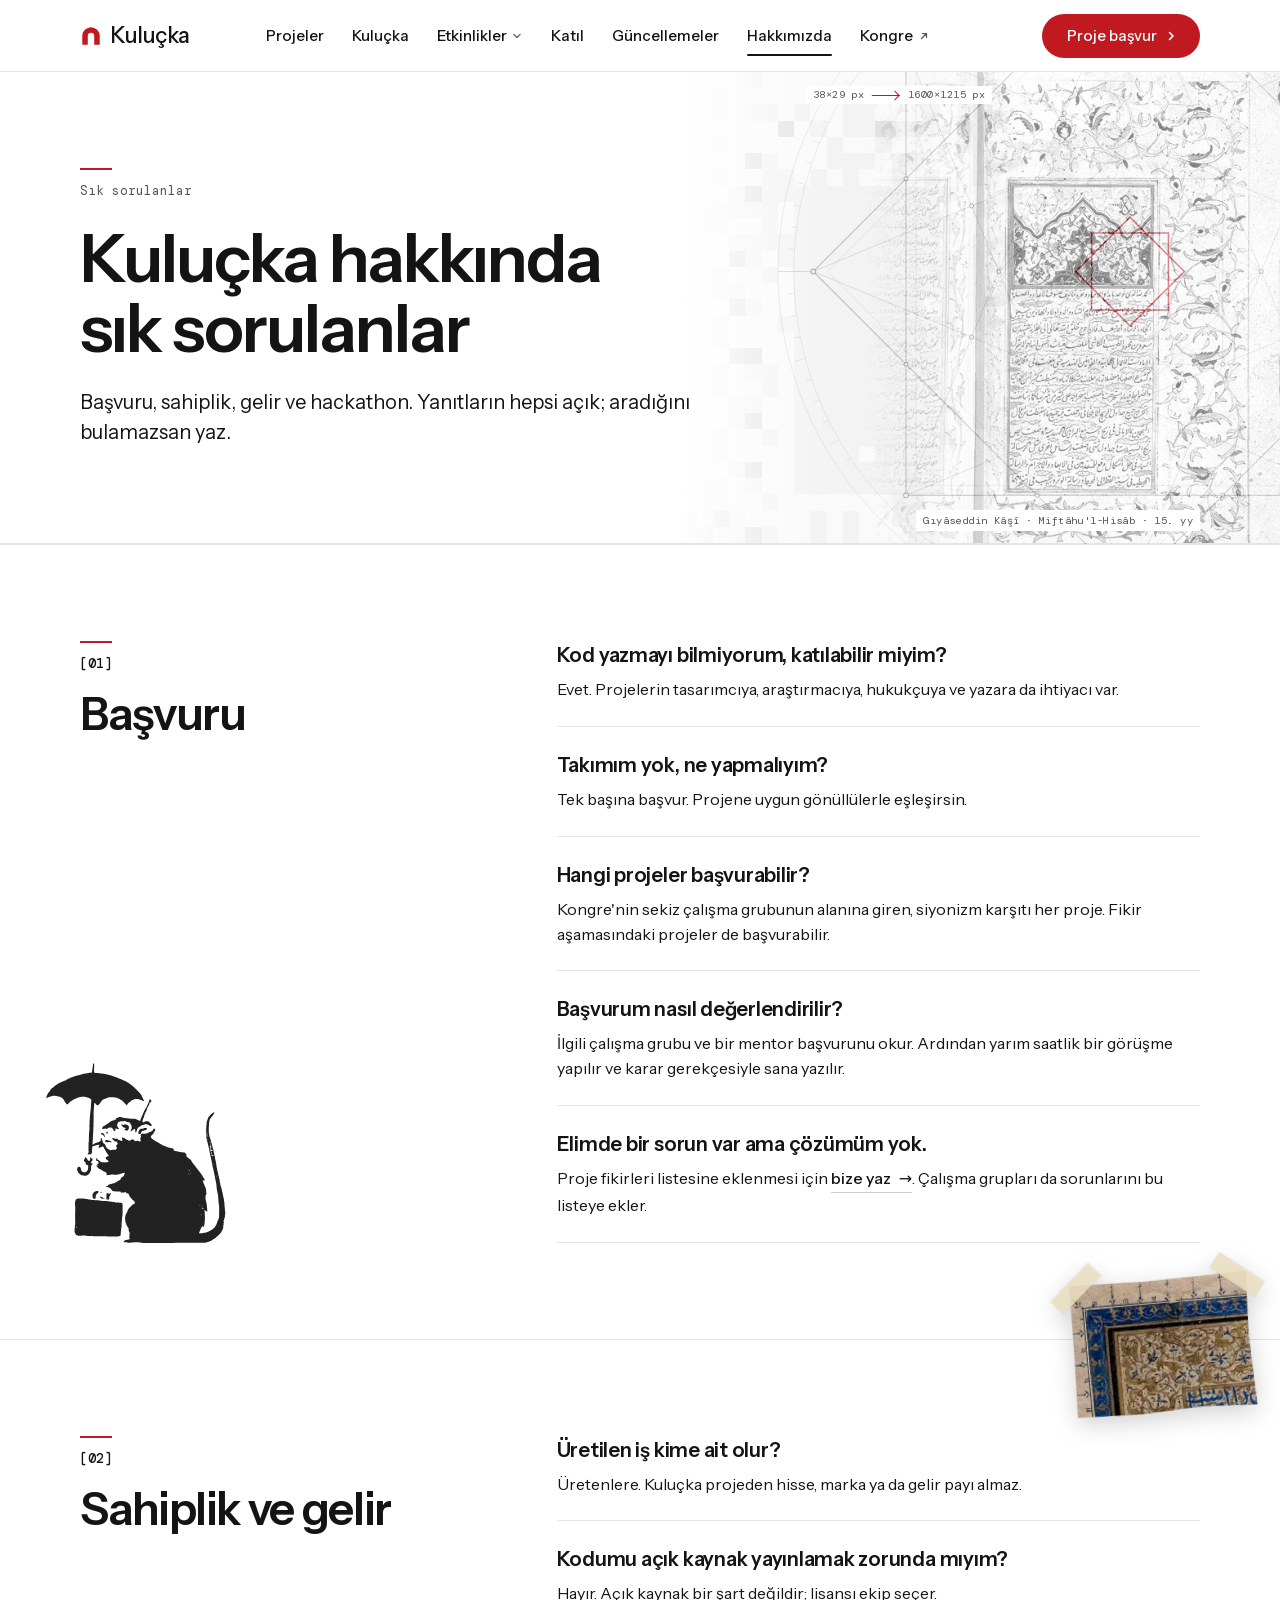
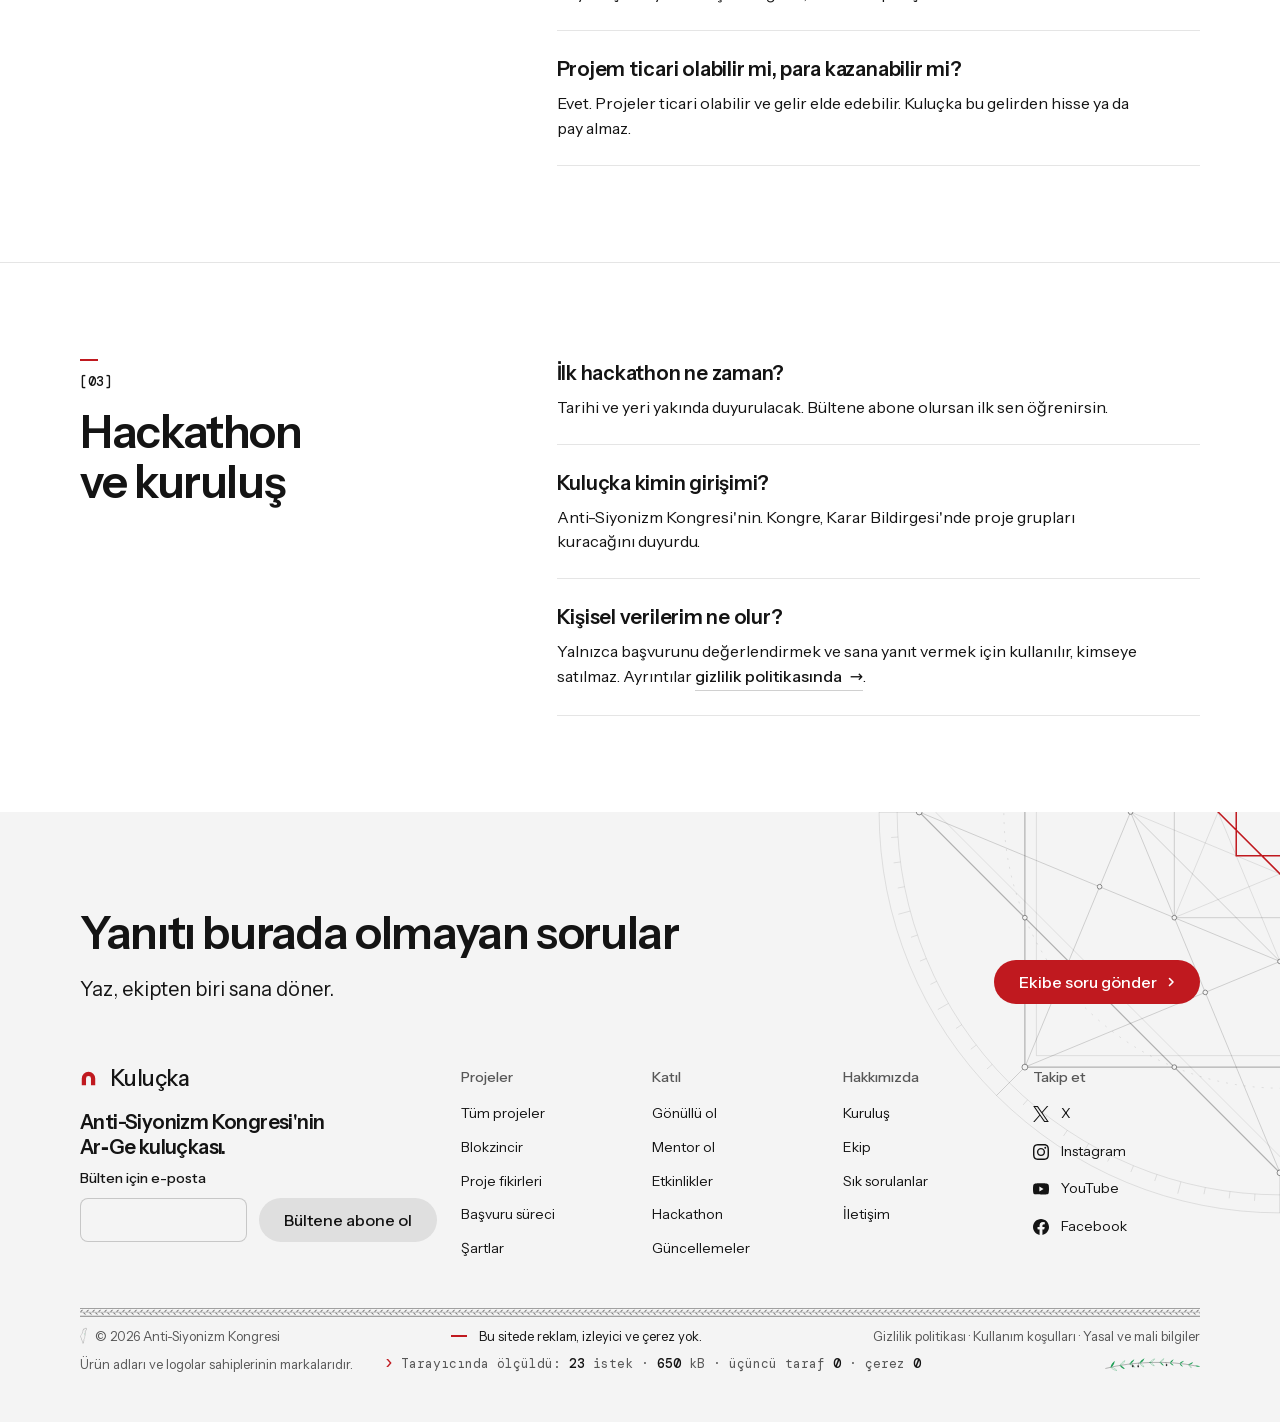
<file: sss.html>
<!doctype html>
<html lang="tr" data-type="software" data-radius="soft" data-buttons="pill" data-motion>
<head>
<meta charset="utf-8">
<meta name="viewport" content="width=device-width, initial-scale=1, viewport-fit=cover">
<title>Sık sorulanlar: Kuluçka'ya başvuru, sahiplik ve gizlilik</title>
<meta name="description" content="Kuluçka'ya kimlerin başvurabileceği, üretilen işin kime ait olduğu, gelir, hackathon ve kişisel veriler üzerine sorular ve yanıtlar.">
<meta property="og:type" content="website">
<meta property="og:title" content="Sık sorulanlar: Kuluçka'ya başvuru, sahiplik ve gizlilik">
<meta property="og:description" content="Kuluçka'ya kimlerin başvurabileceği, üretilen işin kime ait olduğu, gelir, hackathon ve kişisel veriler üzerine sorular ve yanıtlar.">
<meta property="og:image" content="share.jpg">
<meta name="twitter:card" content="summary_large_image">
<link rel="icon" href="favicon.svg" type="image/svg+xml">
<meta name="theme-color" content="#ffffff">
<meta name="site-kind" content="software">
<meta name="page-type" content="software">
<link rel="preload" href="fonts/instrument-sans-400-700-latin.woff2" as="font" type="font/woff2" crossorigin>
<link rel="stylesheet" href="fonts/fonts.css">
<link rel="stylesheet" href="assets/system.css">
<link rel="stylesheet" href="assets/ui/cards.css">
<link rel="stylesheet" href="assets/motion/motion.css">
<link rel="stylesheet" href="assets/icons/icon.css">
<style>
:root {
  --p-bg: #ffffff; --p-surface: #f4f4f4; --p-ink: #141414; --p-muted: #575757;
  --p-accent: #c0191f; --p-accent-ink: #ffffff; --p-action: #c0191f; --p-action-ink: #ffffff;
  --p-inv-bg: #141414; --p-inv-surface: #222222; --p-inv-ink: #ffffff; --p-inv-muted: #a3a3a3;
  --p-inv-accent: #ffffff; --p-inv-accent-ink: #141414; --p-inv-action: #ffffff; --p-inv-action-ink: #141414;
  --font-display: "Instrument Sans", system-ui, sans-serif;
  --font-text: "Instrument Sans", system-ui, sans-serif;
  --font-mono: "DM Mono", ui-monospace, "SFMono-Regular", Menlo, Consolas, monospace;
  --display-weight: 600;
  --display-tracking: -0.03em;
  --display-tracking-xl: -0.038em;
  --display-stretch: 96%;
  --ly-scale: 1.04;
}
</style>

<link rel="stylesheet" href="site.css">
<script>document.documentElement.classList.add('m-enter');setTimeout(()=>document.documentElement.classList.add('m-enter-done'),700)</script>
</head>
<body class="alt" data-rozet="1">
<header class="nav">
  <div class="wrap nav__bar">
    <a class="skip-link" href="#top">İçeriğe geç</a>
    <a class="nav__logo" href="index.html"><span class="mark" data-mark="arc" aria-hidden="true"></span>Kuluçka</a>
    <nav class="nav__links" aria-label="Ana menü">
      <div class="nav__item"><a class="nav__link" href="projeler.html" data-yer="projeler">Projeler</a></div>
      <div class="nav__item"><a class="nav__link" href="kulucka.html" data-yer="kulucka">Kuluçka</a></div>
      <div class="nav__item">
        <a class="nav__link" href="etkinlikler.html" data-yer="etkinlikler">Etkinlikler <svg class="chev" viewBox="0 0 12 12" aria-hidden="true"><path d="M3 4.5l3 3 3-3" fill="none" stroke="currentColor" stroke-width="1.5" stroke-linecap="round" stroke-linejoin="round"/></svg></a>
        <div class="nav__menu">
          <div class="wrap grid">
            <div class="menu-col span-4">
              <p class="t-label">Yaklaşan</p>
              <a href="hackathon.html">Hackathon: teknoloji başkaldırısı<span>Sakarya. Tarihi belirlenecek.</span></a>
            </div>
            <div class="menu-col span-4">
              <p class="t-label">Hepsi</p>
              <a href="etkinlikler.html">Etkinlikler<span>Yaklaşan ve duyurulacak etkinlikler.</span></a>
            </div>
          </div>
        </div>
      </div>
      <div class="nav__item"><a class="nav__link" href="katil.html" data-yer="katil">Katıl</a></div>
      <div class="nav__item"><a class="nav__link" href="guncellemeler.html" data-yer="guncellemeler">Güncellemeler</a></div>
      <div class="nav__item"><a class="nav__link" href="hakkimizda.html" data-yer="hakkimizda" aria-current="page">Hakkımızda</a></div>
      <div class="nav__item"><a class="nav__link nav__link--dis" href="https://antisiyonizmkongresi.org/" target="_blank" rel="noopener">Kongre<svg viewBox="0 0 12 12" width="10" height="10" aria-hidden="true"><path d="M3 9l6-6M4.2 3H9v4.8" fill="none" stroke="currentColor" stroke-width="1.5" stroke-linecap="round" stroke-linejoin="round"/></svg><span class="sr-only"> (yeni sekmede açılır)</span></a></div>
    </nav>
    <div class="nav__actions">
      <a class="btn btn--primary" href="kulucka.html#basvur">Proje başvur</a>
    </div>
    <button class="nav__toggle" type="button" aria-expanded="false" aria-label="Menü">
      <svg width="18" height="18" viewBox="0 0 18 18" aria-hidden="true"><path d="M2 5h14M2 13h14" stroke="currentColor" stroke-width="1.6" stroke-linecap="round"/></svg>
    </button>
  </div>
</header>

<main id="top">
<section class="basi" aria-labelledby="basi-h">
  <figure class="eser"><img class="eser__net" src="assets/img/eser/kasi.webp" srcset="assets/img/eser/kasi-k.webp 760w, assets/img/eser/kasi.webp 1600w" sizes="(max-width: 639px) 70vw, (max-width: 1023px) 56vw, 660px" alt="Gıyâseddin Kâşî'nin Miftâhu'l-Hisâb'ının tezhipli açılış sayfaları" width="1600" height="1215" decoding="async"><img class="eser__piksel" src="assets/img/eser/kasi-p.png" alt="" width="1600" height="1215" decoding="async" aria-hidden="true"><span class="eser__olcu" aria-hidden="true">38×29 px <i></i> 1600×1215 px</span><figcaption class="eser__kunye">Gıyâseddin Kâşî · Miftâhu'l-Hisâb · 15. yy</figcaption></figure>
  <div class="wrap grid">
    <div class="span-8">
      <p class="kunye basi__ust"><span class="cizgi" aria-hidden="true"></span><span>Sık sorulanlar</span></p>
      <h1 id="basi-h">Kuluçka hakkında sık sorulanlar</h1>
      <p class="t-lead">Başvuru, sahiplik, gelir ve hackathon. Yanıtların hepsi açık; aradığını bulamazsan yaz.</p>
    </div>
  </div>
</section>

<section aria-labelledby="basvuru-h">
  <img class="sprey" style="--w: 190px" src="assets/img/sprey/semsiye.svg" alt="Banksy: şemsiyeli ve çantalı sıçan" width="2240" height="2160" loading="lazy" decoding="async">
  <div class="wrap">
    <div class="grid grid--top">
      <h2 class="span-4" id="basvuru-h">Başvuru</h2>
      <div class="faq span-7 start-6">
        <div class="faq__item"><h3>Kod yazmayı bilmiyorum, katılabilir miyim?</h3><p>Evet. Projelerin tasarımcıya, araştırmacıya, hukukçuya ve yazara da ihtiyacı var.</p></div>
        <div class="faq__item"><h3>Takımım yok, ne yapmalıyım?</h3><p>Tek başına başvur. Projene uygun gönüllülerle eşleşirsin.</p></div>
        <div class="faq__item"><h3>Hangi projeler başvurabilir?</h3><p>Kongre'nin sekiz çalışma grubunun alanına giren, siyonizm karşıtı her proje. Fikir aşamasındaki projeler de başvurabilir.</p></div>
        <div class="faq__item"><h3>Başvurum nasıl değerlendirilir?</h3><p>İlgili çalışma grubu ve bir mentor başvurunu okur. Ardından yarım saatlik bir görüşme yapılır ve karar gerekçesiyle sana yazılır.</p></div>
        <div class="faq__item"><h3>Elimde bir sorun var ama çözümüm yok.</h3><p>Proje fikirleri listesine eklenmesi için <a class="link" href="iletisim.html">bize yaz</a>. Çalışma grupları da sorunlarını bu listeye ekler.</p></div>
      </div>
    </div>
  </div>
</section>

<section aria-labelledby="sahiplik-h">
  <figure class="asi asi--sag asi--kagit asi--k2" style="--r: -5deg; --w: 180px"><img src="assets/img/asi/tezhip-kenar.webp" srcset="assets/img/asi/tezhip-kenar-k.webp 215w, assets/img/asi/tezhip-kenar.webp 430w" sizes="180px" alt="Tezhipli başlık sayfasından ayrıntı: çerçevenin köşesi" width="430" height="320" loading="lazy" decoding="async"><figcaption class="sr-only">Acâibü'l-Mahlûkât, tezhipli başlık sayfası</figcaption></figure>
  <div class="wrap">
    <div class="grid grid--top">
      <h2 class="span-4" id="sahiplik-h">Sahiplik ve gelir</h2>
      <div class="faq span-7 start-6">
        <div class="faq__item"><h3>Üretilen iş kime ait olur?</h3><p>Üretenlere. Kuluçka projeden hisse, marka ya da gelir payı almaz.</p></div>
        <div class="faq__item"><h3>Kodumu açık kaynak yayınlamak zorunda mıyım?</h3><p>Hayır. Açık kaynak bir şart değildir; lisansı ekip seçer.</p></div>
        <div class="faq__item"><h3>Projem ticari olabilir mi, para kazanabilir mi?</h3><p>Evet. Projeler ticari olabilir ve gelir elde edebilir. Kuluçka bu gelirden hisse ya da pay almaz.</p></div>
      </div>
    </div>
  </div>
</section>

<section aria-labelledby="hackathon-h">
  <div class="wrap">
    <div class="grid grid--top">
      <h2 class="span-4" id="hackathon-h">Hackathon ve kuruluş</h2>
      <div class="faq span-7 start-6">
        <div class="faq__item"><h3>İlk hackathon ne zaman?</h3><p>Tarihi ve yeri yakında duyurulacak. Bültene abone olursan ilk sen öğrenirsin.</p></div>
        <div class="faq__item"><h3>Kuluçka kimin girişimi?</h3><p>Anti-Siyonizm Kongresi'nin. Kongre, Karar Bildirgesi'nde proje grupları kuracağını duyurdu.</p></div>
        <div class="faq__item"><h3>Kişisel verilerim ne olur?</h3><p>Yalnızca başvurunu değerlendirmek ve sana yanıt vermek için kullanılır, kimseye satılmaz. Ayrıntılar <a class="link" href="gizlilik.html">gizlilik politikasında</a>.</p></div>
      </div>
    </div>
  </div>
</section>
</main>

<footer class="footer closing ground-surface" id="contact" aria-labelledby="close-h">
  <div class="wrap">
    <div class="closing__cta">
      <div class="section-head--split">
        <div><h2 id="close-h">Yanıtı burada olmayan sorular</h2><p class="t-lead">Yaz, ekipten biri sana döner.</p></div>
        <a class="btn btn--primary" href="iletisim.html">Ekibe soru gönder<svg class="m-arrow" viewBox="0 0 12 12" aria-hidden="true"><path class="m-arrow__stem" d="M1 6h8"/><path class="m-arrow__head" d="M4.5 2.5 8 6l-3.5 3.5"/></svg></a>
      </div>
    </div>
        <div class="closing__links">
      <div class="grid">
        <div class="span-4 stack-4">
          <a class="nav__logo" href="index.html"><span class="mark" data-mark="arc" aria-hidden="true"></span>Kuluçka</a>
          <p class="footer__lede">Anti-Siyonizm Kongresi'nin Ar‑Ge kuluçkası.</p>
          <form class="form bulten" id="bulten" action="mailto:antisiyonizmkongresi@gmail.com?subject=B%C3%BClten%20aboneli%C4%9Fi" method="post" enctype="text/plain" data-endpoint="" data-sent="Bülten aboneliğin bize ulaştı." novalidate>
            <div class="field"><label for="b-eposta">Bülten için e-posta</label>
              <input id="b-eposta" name="eposta" type="email" autocomplete="email" inputmode="email" required aria-describedby="b-eposta-err"></div>
            <button class="btn btn--secondary" type="submit">Bültene abone ol</button>
            <p class="field__error" id="b-eposta-err" hidden>İçinde @ olan bir e-posta adresi yaz.</p>
            <p class="form__status" role="status" data-form-status></p>
          </form>
        </div>
        <div class="span-2 footer__col"><h3>Projeler</h3><ul>
          <li><a href="projeler.html">Tüm projeler</a></li>
          <li><a href="blokzincir.html">Blokzincir</a></li>
          <li><a href="projeler.html#fikirler">Proje fikirleri</a></li>
          <li><a href="kulucka.html#surec">Başvuru süreci</a></li>
          <li><a href="kulucka.html#sartlar">Şartlar</a></li>
        </ul></div>
        <div class="span-2 footer__col"><h3>Katıl</h3><ul>
          <li><a href="katil.html#gonullu">Gönüllü ol</a></li>
          <li><a href="katil.html#mentor">Mentor ol</a></li>
          <li><a href="etkinlikler.html">Etkinlikler</a></li>
          <li><a href="hackathon.html">Hackathon</a></li>
          <li><a href="guncellemeler.html">Güncellemeler</a></li>
        </ul></div>
        <div class="span-2 footer__col"><h3>Hakkımızda</h3><ul>
          <li><a href="hakkimizda.html">Kuruluş</a></li>
          <li><a href="ekip.html">Ekip</a></li>
          <li><a href="sss.html">Sık sorulanlar</a></li>
          <li><a href="iletisim.html">İletişim</a></li>
        </ul></div>
        <div class="span-2 footer__col"><h3>Takip et</h3><ul class="footer__sosyal">
          <li><a href="https://x.com/antisiyonizmk" rel="noopener"><svg viewBox="0 0 24 24" fill="currentColor" aria-hidden="true"><path d="M14.234 10.162 22.977 0h-2.072l-7.591 8.824L7.251 0H.258l9.168 13.343L.258 24H2.33l8.016-9.318L16.749 24h6.993zm-2.837 3.299-.929-1.329L3.076 1.56h3.182l5.965 8.532.929 1.329 7.754 11.09h-3.182z"/></svg>X</a></li>
          <li><a href="https://instagram.com/antisiyonizmkongresi" rel="noopener"><svg viewBox="0 0 24 24" fill="currentColor" aria-hidden="true"><path d="M7.0301.084c-1.2768.0602-2.1487.264-2.911.5634-.7888.3075-1.4575.72-2.1228 1.3877-.6652.6677-1.075 1.3368-1.3802 2.127-.2954.7638-.4956 1.6365-.552 2.914-.0564 1.2775-.0689 1.6882-.0626 4.947.0062 3.2586.0206 3.6671.0825 4.9473.061 1.2765.264 2.1482.5635 2.9107.308.7889.72 1.4573 1.388 2.1228.6679.6655 1.3365 1.0743 2.1285 1.38.7632.295 1.6361.4961 2.9134.552 1.2773.056 1.6884.069 4.9462.0627 3.2578-.0062 3.668-.0207 4.9478-.0814 1.28-.0607 2.147-.2652 2.9098-.5633.7889-.3086 1.4578-.72 2.1228-1.3881.665-.6682 1.0745-1.3378 1.3795-2.1284.2957-.7632.4966-1.636.552-2.9124.056-1.2809.0692-1.6898.063-4.948-.0063-3.2583-.021-3.6668-.0817-4.9465-.0607-1.2797-.264-2.1487-.5633-2.9117-.3084-.7889-.72-1.4568-1.3876-2.1228C21.2982 1.33 20.628.9208 19.8378.6165 19.074.321 18.2017.1197 16.9244.0645 15.6471.0093 15.236-.005 11.977.0014 8.718.0076 8.31.0215 7.0301.0839m.1402 21.6932c-1.17-.0509-1.8053-.2453-2.2287-.408-.5606-.216-.96-.4771-1.3819-.895-.422-.4178-.6811-.8186-.9-1.378-.1644-.4234-.3624-1.058-.4171-2.228-.0595-1.2645-.072-1.6442-.079-4.848-.007-3.2037.0053-3.583.0607-4.848.05-1.169.2456-1.805.408-2.2282.216-.5613.4762-.96.895-1.3816.4188-.4217.8184-.6814 1.3783-.9003.423-.1651 1.0575-.3614 2.227-.4171 1.2655-.06 1.6447-.072 4.848-.079 3.2033-.007 3.5835.005 4.8495.0608 1.169.0508 1.8053.2445 2.228.408.5608.216.96.4754 1.3816.895.4217.4194.6816.8176.9005 1.3787.1653.4217.3617 1.056.4169 2.2263.0602 1.2655.0739 1.645.0796 4.848.0058 3.203-.0055 3.5834-.061 4.848-.051 1.17-.245 1.8055-.408 2.2294-.216.5604-.4763.96-.8954 1.3814-.419.4215-.8181.6811-1.3783.9-.4224.1649-1.0577.3617-2.2262.4174-1.2656.0595-1.6448.072-4.8493.079-3.2045.007-3.5825-.006-4.848-.0608M16.953 5.5864A1.44 1.44 0 1 0 18.39 4.144a1.44 1.44 0 0 0-1.437 1.4424M5.8385 12.012c.0067 3.4032 2.7706 6.1557 6.173 6.1493 3.4026-.0065 6.157-2.7701 6.1506-6.1733-.0065-3.4032-2.771-6.1565-6.174-6.1498-3.403.0067-6.156 2.771-6.1496 6.1738M8 12.0077a4 4 0 1 1 4.008 3.9921A3.9996 3.9996 0 0 1 8 12.0077"/></svg>Instagram</a></li>
          <li><a href="https://youtube.com/@ASKongresi" rel="noopener"><svg viewBox="0 0 24 24" fill="currentColor" aria-hidden="true"><path d="M23.498 6.186a3.016 3.016 0 0 0-2.122-2.136C19.505 3.545 12 3.545 12 3.545s-7.505 0-9.377.505A3.017 3.017 0 0 0 .502 6.186C0 8.07 0 12 0 12s0 3.93.502 5.814a3.016 3.016 0 0 0 2.122 2.136c1.871.505 9.376.505 9.376.505s7.505 0 9.377-.505a3.015 3.015 0 0 0 2.122-2.136C24 15.93 24 12 24 12s0-3.93-.502-5.814zM9.545 15.568V8.432L15.818 12l-6.273 3.568z"/></svg>YouTube</a></li>
          <li><a href="https://www.facebook.com/people/Anti-Siyonizm-Kongresi/61582079376594/" rel="noopener"><svg viewBox="0 0 256 256" aria-hidden="true"><defs><mask id="k-facebook" maskUnits="userSpaceOnUse" x="0" y="0" width="256" height="256"><path d="M256,128 C256,57.3075 198.6925,0 128,0 C57.3075,0 0,57.3075 0,128 C0,191.8885 46.80775,244.8425 108,254.445 L108,165 L75.5,165 L75.5,128 L108,128 L108,99.8 C108,67.72 127.1095,50 156.3475,50 C170.35175,50 185,52.5 185,52.5 L185,84 L168.8595,84 C152.95875,84 148,93.86675 148,103.98925 L148,128 L183.5,128 L177.825,165 L148,165 L148,254.445 C209.19225,244.8425 256,191.8885 256,128" fill="#fff"/><path d="M177.825,165 L183.5,128 L148,128 L148,103.98925 C148,93.86675 152.95875,84 168.8595,84 L185,84 L185,52.5 C185,52.5 170.35175,50 156.3475,50 C127.1095,50 108,67.72 108,99.8 L108,128 L75.5,128 L75.5,165 L108,165 L108,254.445 C114.51675,255.4675 121.196,256 128,256 C134.804,256 141.48325,255.4675 148,254.445 L148,165 L177.825,165" fill="#000"/></mask></defs><rect width="256" height="256" fill="currentColor" mask="url(#k-facebook)"/></svg>Facebook</a></li>
        </ul></div>
      </div>
      <div class="footer__legal">
        <span class="telif"><img src="assets/grafik/filistin.svg" alt="" width="9" height="22" loading="lazy" decoding="async">&copy; 2026 Anti-Siyonizm Kongresi</span>
        <span class="ilke"><span class="cizgi" aria-hidden="true"></span>Bu sitede reklam, izleyici ve çerez yok.</span>
        <span><a href="gizlilik.html">Gizlilik politikası</a> · <a href="kosullar.html">Kullanım koşulları</a> · <a href="yasal.html">Yasal ve mali bilgiler</a></span>
        <span class="footer__not"><span>Ürün adları ve logolar sahiplerinin markalarıdır.</span></span>
        <p class="olcu" data-olcu hidden><b>&gt;</b> Tarayıcında ölçüldü: <span data-olcu-istek>0</span> istek <span>· <span data-olcu-kb>0</span> kB</span> · üçüncü taraf <span data-olcu-uc>0</span> · çerez <span data-olcu-cerez>0</span></p>
        <img class="footer__zeytin" src="assets/grafik/zeytin.svg" alt="" width="110" height="21" loading="lazy" decoding="async" aria-hidden="true">
      </div>
    </div>
      </div>
</footer>

<script type="module" src="assets/system.js"></script>
<script type="module" src="assets/motion/motion.js"></script>
<script type="module" src="siber.js"></script>
</body>
</html>
</file>
<file: fonts/fonts.css>
/* DM Mono 400 latin-ext */
@font-face { font-family: 'DM Mono'; font-style: normal; font-weight: 400; font-display: swap; src: url(dm-mono-400-latin-ext.woff2) format('woff2'); unicode-range: U+0100-02BA, U+02BD-02C5, U+02C7-02CC, U+02CE-02D7, U+02DD-02FF, U+0304, U+0308, U+0329, U+1D00-1DBF, U+1E00-1E9F, U+1EF2-1EFF, U+2020, U+20A0-20AB, U+20AD-20C4, U+2113, U+2C60-2C7F, U+A720-A7FF; }
/* DM Mono 400 latin */
@font-face { font-family: 'DM Mono'; font-style: normal; font-weight: 400; font-display: swap; src: url(dm-mono-400-latin.woff2) format('woff2'); unicode-range: U+0000-00FF, U+0131, U+0152-0153, U+02BB-02BC, U+02C6, U+02DA, U+02DC, U+0304, U+0308, U+0329, U+2000-206F, U+20AC, U+2122, U+2191, U+2193, U+2212, U+2215, U+FEFF, U+FFFD; }
/* DM Mono 500 latin-ext */
@font-face { font-family: 'DM Mono'; font-style: normal; font-weight: 500; font-display: swap; src: url(dm-mono-500-latin-ext.woff2) format('woff2'); unicode-range: U+0100-02BA, U+02BD-02C5, U+02C7-02CC, U+02CE-02D7, U+02DD-02FF, U+0304, U+0308, U+0329, U+1D00-1DBF, U+1E00-1E9F, U+1EF2-1EFF, U+2020, U+20A0-20AB, U+20AD-20C4, U+2113, U+2C60-2C7F, U+A720-A7FF; }
/* DM Mono 500 latin */
@font-face { font-family: 'DM Mono'; font-style: normal; font-weight: 500; font-display: swap; src: url(dm-mono-500-latin.woff2) format('woff2'); unicode-range: U+0000-00FF, U+0131, U+0152-0153, U+02BB-02BC, U+02C6, U+02DA, U+02DC, U+0304, U+0308, U+0329, U+2000-206F, U+20AC, U+2122, U+2191, U+2193, U+2212, U+2215, U+FEFF, U+FFFD; }
/* Instrument Sans 400 700 latin-ext */
@font-face { font-family: 'Instrument Sans'; font-style: normal; font-weight: 400 700; font-stretch: 75% 100%; font-display: swap; src: url(instrument-sans-400-700-latin-ext.woff2) format('woff2'); unicode-range: U+0100-02BA, U+02BD-02C5, U+02C7-02CC, U+02CE-02D7, U+02DD-02FF, U+0304, U+0308, U+0329, U+1D00-1DBF, U+1E00-1E9F, U+1EF2-1EFF, U+2020, U+20A0-20AB, U+20AD-20C4, U+2113, U+2C60-2C7F, U+A720-A7FF; }
/* Instrument Sans 400 700 latin */
@font-face { font-family: 'Instrument Sans'; font-style: normal; font-weight: 400 700; font-stretch: 75% 100%; font-display: swap; src: url(instrument-sans-400-700-latin.woff2) format('woff2'); unicode-range: U+0000-00FF, U+0131, U+0152-0153, U+02BB-02BC, U+02C6, U+02DA, U+02DC, U+0304, U+0308, U+0329, U+2000-206F, U+20AC, U+2122, U+2191, U+2193, U+2212, U+2215, U+FEFF, U+FFFD; }
</file>
<file: assets/system.css>
/*
  taste-skill system.css - the one system for the page. Link it first, then assets/ui/cards.css (the
  feature card, its panel and the fragment placements), then set the palette (--p-*), the fonts and
  the radius set on :root in the page (node scripts/start.mjs prints that block).
  Do not add a second grid, spacing scale, type scale, radius scale, button or card style.
*/

/* ---------------------------------------------------------------- tokens */
:root {
  /* palette (hex only; fx.js reads --bg --surface --ink --muted --accent --accent-ink) */
  --p-bg: #ffffff;
  --p-surface: #f4f4f4;
  --p-ink: #111111;
  --p-muted: #6b6b6b;
  --p-accent: #1a4be0;
  --p-accent-ink: #ffffff;
  --p-action: #1a4be0;      /* buttons, links, focus: the accent, or the ink when the accent is too pale */
  --p-action-ink: #ffffff;
  --p-inv-bg: #111111;
  --p-inv-surface: #1c1c1c;
  --p-inv-ink: #f4f4f4;
  --p-inv-muted: #a3a3a3;
  --p-inv-accent: #ffffff;
  --p-inv-accent-ink: #111111;
  --p-inv-action: #ffffff;
  --p-inv-action-ink: #111111;
  /* the lit ground behind UI and in the closing band (references/cards.md), one per page, tech pages only
     (none on kind other, which is flat): <html data-ground="sand|sky|sage|painting">. system.js gives it to every ground
     that holds UI, on light and dark pages alike; --hue on one panel changes only its accent */
  --ground-bg: #d9ccb7; --ground-surface: #e9e0d2; --ground-ink: #2a2622; --ground-muted: #5a534a; --ground-accent: #a8794a;

  /* fonts */
  --font-display: system-ui, -apple-system, "Segoe UI", sans-serif;
  --font-text: system-ui, -apple-system, "Segoe UI", sans-serif;
  --font-mono: ui-monospace, "SFMono-Regular", Menlo, Consolas, monospace;
  --display-weight: 400;    /* headlines 400; 500 on a tech page (software, gaming, hardware) */
  --display-tracking: -0.025em;

  /* the page rhythm (references/layout-v4.md): one section per screen. The header is fixed and
     --nav tall; every section is padded --padt above and --padb (plus the phone action bar, --bar)
     below, and is exactly one or two screens tall (--h: 1 or 2; --hm on a phone). The hero's words
     start --hgap under the header and its content ends --hpadb above the fold. */
  --nav: 72px;
  --padt: 120px;
  --padb: 72px;
  --hgap: 48px;
  --hpadb: 64px;
  --bar: 0px;
  /* grid: one .wrap (alias .container) for the header, every section and the footer, the same
     --gut on both sides: 1280 wide at x 80-1360 at 1440, 342 at x 24-366 at 390 */
  --container: 1280px;
  --gut: 80px;
  --pad: var(--gut);
  --gutter: 24px;

  /* spacing: 4/8 scale */
  --s-1: 4px;  --s-2: 8px;  --s-3: 12px; --s-4: 16px; --s-5: 24px;
  --s-6: 32px; --s-7: 48px; --s-8: 64px; --s-9: 96px; --s-10: 128px;
  --section: 40px;      /* only a .section outside main (the kit's demo pages); every main > section and
                           footer.closing take --padt and --padb */
  --section-band: 56px; /* the same for an older footer outside footer.closing */
  --head-gap: 48px;     /* the one heading-to-content gap, 32 on a phone (layout.css reads it as --ly-head-gap) */
  --card-pad: 16px;     /* card padding (cards.css sets its own for cards with a panel) */
  --card-gap: 16px;     /* gap between cards */

  /* type scale (the only sizes on the page) */
  --t-label: 13px;
  --t-small: 14px;
  --t-body: 16px;
  --t-lead: 18px;
  --t-card: 18px;
  --t-h3: 24px;
  /* straight lines from the phone size at 390 to the desktop size at 1440 (system.md's table) */
  --t-h2: clamp(30px, 1.72vw + 23.3px, 48px);
  --t-h1: clamp(38px, 3.24vw + 25.4px, 72px);
  /* a big number stays a step under the h2 (VI-11): 38 at 1440, 28 at 390, so it never reads as a
     section heading; a stats row and a price set their own, smaller still */
  --t-stat: clamp(28px, .952vw + 24.29px, 38px);

  /* radius: one scale (soft by default; data-radius on <html> switches it) */
  --r-sm: 8px;  --r-md: 12px; --r-lg: 20px; --r-btn: 8px;

  /* controls (fixed here; a page never adds its own) */
  --btn-h: 44px;
  --btn-h-sm: 36px;
  --nav-h: var(--nav);  /* the older name, kept for the kit's files */
  --icon: 16px;         /* small icons: socials, menu chevrons, mono brand marks */

  /* motion: the one UI ease-out (motion.css --m-ease and ui/base.css --u-ease read it; references/motion.md) */
  --ease: cubic-bezier(.2, .8, .2, 1);
  --dur: 180ms;
}
html[data-radius="sharp"] { --r-sm: 4px; --r-md: 6px;  --r-lg: 8px;  --r-btn: 4px; }
html[data-radius="soft"]  { --r-sm: 8px; --r-md: 12px; --r-lg: 20px; --r-btn: 8px; }
html[data-radius="round"] { --r-sm: 10px; --r-md: 16px; --r-lg: 24px; --r-btn: 999px; }
/* the four lit grounds (references/cards.md); sand is the default above. painting goes with
   painterly-landscape (x.ai's daylight sky over olive hills) */
html[data-ground="sky"]      { --ground-bg: #c6d3df; --ground-surface: #d6e0e9; --ground-ink: #25303a; --ground-muted: #4d5964; --ground-accent: #3f6a92; }
html[data-ground="sage"]     { --ground-bg: #cdd6c6; --ground-surface: #dce3d6; --ground-ink: #262d24; --ground-muted: #535b51; --ground-accent: #6c8e63; }
html[data-ground="painting"] { --ground-bg: #79a8d6; --ground-surface: #a6c4e2; --ground-ink: #16212c; --ground-muted: #273949; --ground-accent: #9c9b3c; }
/* cards.css takes its card and panel radii from this scale */
html[data-radius] .card { --c-r: var(--r-lg); }
html[data-radius] .panel { --p-r: var(--r-md); }

/* a phone: the header 56, the sections padded 96 / 48, the hero's words 40 under the header and its
   content ending 24 above the fold, 24 at both sides, 12 between columns */
@media (max-width: 639px) {
  :root { --nav: 56px; --padt: 96px; --padb: 48px; --hgap: 40px; --hpadb: 24px; --gut: 24px; --gutter: 12px; --card-gap: 12px; --head-gap: 32px; }
}
@media (min-width: 640px) {
  :root { --gut: 48px; --section: 48px; --section-band: 72px; --card-pad: 24px; }
}
@media (min-width: 1024px) {
  :root { --gut: 80px; --section: 56px; --section-band: 96px; --card-gap: 24px;
          --t-lead: 20px; --t-card: 20px; --t-h3: 28px; }
  /* a place (and a local service): the 1200 column at x 120-1320 */
  html[data-type="place"] { --gut: 120px; --container: 1200px; }
}
/* a place (VI-06, ST-96, PH-23): its own smaller type (h1 48/53 and 32/37, h2 32/40 and 24/30, titles
   and the sub-line 20 and 18), the Recipe 3 hero's gap under its photograph (40, 24 on a phone),
   square photographs and cards and 2px buttons, whatever data-radius and data-buttons say */
:root[data-type="place"] {
  --hgap: 40px;
  --t-h1: clamp(32px, 1.524vw + 26.06px, 48px);
  --t-h2: clamp(24px, .762vw + 21px, 32px);
  --t-h3: clamp(20px, .381vw + 18.51px, 24px);
  --r-sm: 2px; --r-md: 0px; --r-lg: 0px; --r-btn: 2px;
}
:root[data-type="place"] :is(h1, .t-h1) { line-height: 1.104; }
:root[data-type="place"] :is(h2, .t-h2) { line-height: 1.25; }
@media (max-width: 639px) {
  :root[data-type="place"] { --hgap: 24px; }
  :root[data-type="place"] :is(h1, .t-h1) { line-height: 1.156; }
}

/* ---------------------------------------------------------------- grounds (at most three) */
:root, .ground-base {
  --bg: var(--p-bg); --surface: var(--p-surface); --ink: var(--p-ink); --muted: var(--p-muted);
  --accent: var(--p-accent); --accent-ink: var(--p-accent-ink); --card: var(--p-surface);
  --action: var(--p-action); --action-ink: var(--p-action-ink);
}
.ground-surface {
  --bg: var(--p-surface); --surface: var(--p-bg); --ink: var(--p-ink); --muted: var(--p-muted);
  --accent: var(--p-accent); --accent-ink: var(--p-accent-ink); --card: var(--p-bg);
  --action: var(--p-action); --action-ink: var(--p-action-ink);
}
.ground-inverse {
  --bg: var(--p-inv-bg); --surface: var(--p-inv-surface); --ink: var(--p-inv-ink); --muted: var(--p-inv-muted);
  --accent: var(--p-inv-accent); --accent-ink: var(--p-inv-accent-ink); --card: var(--p-inv-surface);
  --action: var(--p-inv-action); --action-ink: var(--p-inv-action-ink);
}
:root, .ground-base, .ground-surface, .ground-inverse {
  --line: color-mix(in oklab, var(--ink) 11%, transparent);
  --line-strong: color-mix(in oklab, var(--ink) 20%, transparent);
  /* effects (fx.js) and UI fragments (assets/ui) take the colours of the ground they sit on */
  --fx-bg: var(--bg); --fx-surface: var(--surface); --fx-ink: var(--ink); --fx-muted: var(--muted);
  --fx-accent: var(--accent); --fx-accent-ink: var(--accent-ink);
  --ui-font: var(--font-text); --ui-mono: var(--font-mono); --ui-radius: var(--r-md);
}
.ground-base, .ground-surface, .ground-inverse { background: var(--bg); color: var(--ink); }

/* ---------------------------------------------------------------- base */
*, *::before, *::after { box-sizing: border-box; }
/* an anchor lands on the section's top (the judge's frame): the fixed header covers --nav of its --padt */
html { -webkit-text-size-adjust: 100%; scroll-padding-top: 0; scroll-behavior: auto; margin: 0; }
body {
  margin: 0; background: var(--bg); color: var(--ink);
  font: 400 var(--t-body)/1.55 var(--font-text);
  -webkit-font-smoothing: antialiased; text-rendering: optimizeLegibility; overflow-x: clip;
}
img, svg, video, canvas { display: block; max-width: 100%; }
/* hidden means hidden, also on an img the line above makes a block (a menu tab's photograph, a peek photograph) */
[hidden] { display: none !important; }
img, video { height: auto; }
a { color: inherit; text-decoration: none; }
button { font: inherit; color: inherit; }
h1, h2, h3, h4, p, ul, ol, figure, blockquote { margin: 0; }
ul, ol { padding: 0; list-style: none; }
h1, h2, h3, h4 {
  font-family: var(--font-display); font-weight: var(--display-weight);
  letter-spacing: var(--display-tracking); text-wrap: balance; overflow-wrap: break-word;
  /* a long word (a German compound at 390) breaks at a syllable with a hyphen, in the language of <html lang>;
     only words of 10 letters or more, 4 at least on each side, so a short English heading never breaks */
  hyphens: auto; -webkit-hyphens: auto; hyphenate-limit-chars: 10 4 4;
}
h1, .t-h1 { font-size: var(--t-h1); line-height: 1.04; }
h2, .t-h2 { font-size: var(--t-h2); line-height: 1.1; }
h3, .t-h3 { font-size: var(--t-h3); line-height: 1.2; }
h4, .t-card { font-family: var(--font-text); font-weight: 500; font-size: var(--t-card); line-height: 1.3; letter-spacing: -0.01em; }
p { text-wrap: pretty; }
.t-lead  { font-size: var(--t-lead); line-height: 1.5; }
.t-body  { font-size: var(--t-body); line-height: 1.55; }
.t-small { font-size: var(--t-small); line-height: 1.5; }
.t-label { font-size: var(--t-label); font-weight: 500; line-height: 1.4; letter-spacing: 0.01em; }
.t-stat  { font-family: var(--font-display); font-weight: var(--display-weight); font-size: var(--t-stat);
           line-height: 1; letter-spacing: var(--display-tracking); font-variant-numeric: tabular-nums; }
.muted { color: var(--muted); }
.mono  { font-family: var(--font-mono); }
.measure { max-width: 62ch; }
:focus-visible { outline: 2px solid var(--action); outline-offset: 2px; border-radius: 2px; }
::selection { background: color-mix(in oklab, var(--accent) 30%, transparent); }

/* ---------------------------------------------------------------- grid */
.wrap, .container { width: min(100% - 2 * var(--gut), var(--container)); margin-inline: auto; padding-inline: 0; }
.grid { display: grid; grid-template-columns: repeat(12, minmax(0, 1fr)); column-gap: var(--gutter); row-gap: var(--card-gap); }
.grid > * { min-width: 0; grid-column: 1 / -1; }
.section { padding-block: var(--section); }

/* ---------------------------------------------------------------- one section per screen
   The page is a stack of screens. Framed at scrollY = k x the screen height, a shot shows exactly one
   section: the hero alone on the first screen, every other section (and footer.closing, the close and
   the footer in one) exactly one or two screens tall, its h2 first, --padt under its top. Heights
   and padding do it: no pinning, snapping or script.
     <section class="section" id=".." style="--h: 2">     (2 screens; --hm sets a phone's count alone)
       <div class="wrap"> the h2 first, then the content </div>     (the one in-flow child)
     </section>
   A layer (a full-bleed photograph or ground behind the words) is an <img class="layer" aria-hidden="true">
   beside the .wrap. Content must fit: one screen holds 708px of content at 1440x900 (900 - 120 - 72),
   two hold 1,608 (the second screen's part starts --padt under its top with .g2). From 640 to 1279 a
   section keeps at least its screens and grows past them rather than overlap the next. */
main > :is(section, .section), footer.closing {
  position: relative; box-sizing: border-box;
  height: calc(var(--h, 1) * 100vh); height: calc(var(--h, 1) * 100svh);
  padding: var(--padt) 0 calc(var(--padb) + var(--bar));
}
main > :is(section, .section) > :is(.wrap, .container), footer.closing > .wrap { position: relative; z-index: 1; height: 100%; }
main > :is(section, .section) > :is(.wrap, .container):not(.grid) { display: flex; flex-direction: column; }
/* a .wrap that is the section's grid too (class="wrap grid"): its rows start at the top */
main > :is(section, .section) > :is(.wrap, .container).grid { align-content: start; }
/* .fill: the block that takes what the screen leaves under the heading (a photograph, a frame) */
main > :is(section, .section) > .wrap > .fill { flex: 1 1 0; min-height: 0; }
/* two screens as two groups: row 1 the h2 and the first group, row 2 the rest (no second h2), starting
   --padt under the second screen's top, so the second shot looks like any other section */
main > :is(section, .section).g2, footer.closing.g2 { --h: 2; }
main > :is(section, .section).g2 > :is(.wrap, .container), footer.closing.g2 > .wrap { display: grid; grid-template-rows: minmax(0, 1fr) minmax(0, 1fr); row-gap: calc(var(--padt) + var(--padb) + var(--bar)); }
main > :is(section, .section).g2 > :is(.wrap, .container) > *, footer.closing.g2 > .wrap > * { min-height: 0; align-self: start; }
main > :is(section, .section).g2 > :is(.wrap, .container) > :is(.group, .fill) { align-self: stretch; }
/* a group: one screen's part of a .g2 section (its h2 and first rows, or the rest) */
.group { display: flex; flex-direction: column; min-height: 0; }
/* each screen's card row runs down to that screen's foot (the cards stretch, their panels grow), so
   the second screen of a .g2 is never a short row over an empty ground; both rows end on the same line */
@media (min-width: 1024px) {
  main > :is(section, .section).g2 > .wrap > .grid:last-child,
  main > :is(section, .section).g2 > .wrap > .group > .grid:last-child { align-self: stretch; flex: 1 1 auto; min-height: 0; }
}
.group > .fill { flex: 1 1 0; min-height: 0; }
@media (min-width: 640px) and (max-width: 1279px) {
  main > :is(section, .section):not(.hero, .section--hero), footer.closing {
    height: auto; min-height: calc(var(--h, 1) * 100vh); min-height: calc(var(--h, 1) * 100svh);
  }
  /* the section is a column and its .wrap takes all of it, so a .fill (a photograph, a frame) still
     grows to the section's foot (a min-height percentage would not resolve, leaving it at its least) */
  /* :where() keeps it at no weight, so a page's own phone- or tablet-only hiding (section.desk-only { display: none }) wins */
  :where(main > :is(section, .section):not(.hero, .section--hero), footer.closing) { display: flex; flex-direction: column; }
  main > :is(section, .section):not(.hero, .section--hero) > :is(.wrap, .container), footer.closing > .wrap { flex: 1 0 auto; height: auto; min-height: 0; }
}
/* a phone: lvh (the screen with its bars hidden) for every section but the hero; --hm when stacking
   makes the content taller than the desktop count */
@media (max-width: 639px) {
  /* at least its screens, never less: content a screen cannot hold makes the section taller (the rhythm
     check then asks for --hm: 2 or less content); a fixed height would lay its last rows over the next
     section, the fault the phone shots showed most (a list under the closing heading and its button) */
  main > :is(section, .section):not(.hero, .section--hero), footer.closing {
    height: auto; min-height: calc(var(--hm, var(--h, 1)) * 100vh); min-height: calc(var(--hm, var(--h, 1)) * 100lvh);
  }
  /* one grid row at least the screens tall that grows with the .wrap's content: the .wrap is stretched to
     it, so its .fill and its two groups still share a definite height */
  /* (at no weight, as on the tablet: a page's own section.desk-only { display: none } still hides it) */
  :where(main > :is(section, .section):not(.hero, .section--hero):has(> :is(.wrap, .container)), footer.closing) {
    display: grid; grid-template-columns: minmax(0, 1fr); grid-template-rows: 1fr; grid-auto-rows: auto;
  }
  main > :is(section, .section):not(.hero, .section--hero) > :is(.wrap, .container), footer.closing > .wrap { height: auto; }
  main > :is(section, .section).g2m, footer.closing.g2m { --hm: 2; }
  main > :is(section, .section).g2m > :is(.wrap, .container), footer.closing.g2m > .wrap { display: grid; grid-template-rows: minmax(0, 1fr) minmax(0, 1fr); row-gap: calc(var(--padt) + var(--padb) + var(--bar)); }
  /* stacked in one, the two groups keep the open cards' 32px, so the first group's last panel never meets
     the next card's title */
  main > :is(section, .section).g2:not(.g2m) > :is(.wrap, .container) { display: flex; row-gap: var(--s-6); }
  /* what the two screens leave goes around the second group, so it opens below the header, not on the fold */
  main > :is(section, .section).g2:not(.g2m) > :is(.wrap, .container) > :last-child { margin-block: auto; }
  main > :is(section, .section).g2:not(.g2m) > :is(.wrap, .container) > * { align-self: stretch; }
}
/* a layer: the photograph or ground of a whole section, under its words, edge to edge */
main > :is(section, .section) > :is(img, video, canvas, picture).layer,
footer.closing > :is(img, video, canvas, picture).layer {
  position: absolute; inset: 0; z-index: 0; width: 100%; height: 100%; max-width: none; object-fit: cover; object-position: var(--pos, 50% 50%);
}
main > :is(section, .section) > picture.layer > img { width: 100%; height: 100%; object-fit: cover; }

/* the hero: exactly the first screen, the fixed header over its top. Its words start --hgap under the
   header (--photo adds a full-bleed photograph's height above them on a place); its content ends
   --hpadb above the fold, and nothing of the next section shows, at 1440, 1024, 820 and 390.
     <section class="hero hero--<type>"><div class="wrap"><div class="hero-text"> .. </div>[one strip]</div></section>
   .hero-text holds the whole composition (the words, and the picture or window beside or under them);
   one docked strip (logos, three facts) may follow it, at most 96px, desktop only. */
main > :is(.hero, .section--hero) {
  height: 100vh; height: 100svh; min-height: 0;
  padding: calc(var(--nav) + var(--photo, 0px) + var(--hgap)) 0 calc(var(--hpadb) + var(--bar));
}
:is(.hero, .section--hero) > .wrap { height: 100%; display: grid; grid-template-rows: minmax(0, 1fr) auto; row-gap: var(--s-7); }
:is(.hero, .section--hero) > .wrap > .hero-text { min-height: 0; }
/* a phone: the hero is at least the first screen and grows when a short phone (320x640) cannot hold its
   words, buttons and picture, so nothing of it lies over the next section or under the header */
@media (max-width: 639px) {
  main > :is(.hero, .section--hero) { height: auto; min-height: 100vh; min-height: 100svh; }
  main > :is(.hero, .section--hero):has(> :is(.wrap, .container)) { display: grid; grid-template-columns: minmax(0, 1fr); grid-template-rows: 1fr; grid-auto-rows: auto; }
  main > :is(.hero, .section--hero) > :is(.wrap, .container) { height: auto; }
}
:is(.hero, .section--hero) > .wrap > .hero-strip { grid-row: 2; max-height: 96px; }
@media (max-width: 639px) { :is(.hero, .section--hero) > .wrap > .hero-strip { display: none; } }
.section--hero .section-head { max-width: 860px; }
/* the starter's own hero (hero-split): the words on span-5 top-aligned, the picture on span-6 start-7
   as tall as the hero's content box (at most 716 at 1440x900); a phone stacks words, then the picture
   in what is left */
.hero-text.hero-split { height: 100%; align-items: stretch; }
.hero-split > .hero-copy { align-self: start; }
.hero-split > .hero-visual { position: relative; min-height: 0; height: 100%; }
@media (max-width: 1023px) {
  .hero-text.hero-split { display: flex; flex-direction: column; gap: var(--s-6); }
  .hero-split > .hero-visual { flex: 1 1 0; min-height: 200px; height: auto; }
}
.hero-copy > * + * { margin-top: var(--s-5); }
/* the h1 first in the words' column: its capitals start on the picture's top line, not the line box's
   (the leading above the capitals would put the words about 12px under the photograph's top) */
.hero-copy > h1:first-child { text-box: trim-start cap alphabetic; }
.hero-copy > .btn-row { margin-top: var(--s-6); }
/* three short facts at the foot of the words' column, on the picture's bottom line (no dead space
   under the buttons): <dl class="hero-facts"><div><dt>..</dt><dd>..</dd></div> x3</dl> */
@media (min-width: 1024px) {
  .hero-split > .hero-copy { height: 100%; display: flex; flex-direction: column; }
  .hero-split > .hero-copy > .hero-facts { margin-top: auto; }
}
.hero-facts { display: grid; grid-template-columns: repeat(3, minmax(0, 1fr)); gap: var(--s-5) var(--gutter); margin: 0; }
.hero-facts > div { display: grid; gap: var(--s-1); align-content: start; }
.hero-facts dt { font-size: var(--t-small); color: var(--muted); }
.hero-facts dd { margin: 0; font-weight: 500; }
@media (max-width: 1023px) { .hero-facts { display: none; } }
/* a notice line above the h1 (changed hours, a delivery cut-off): one line with a number, static,
   starting on the left line like the h1 under it */
.hero-notice { font-size: var(--t-small); font-weight: 500; color: var(--ink); }
.hero-notice b, .hero-notice strong { font-weight: 500; color: var(--accent); }
.hero-copy > .hero-notice + h1 { margin-top: var(--s-5); }

/* a phone: open tiles from a row of three or four (rooms, goods, beans) go two-up, an odd last one
   across the row, so a row of three fits one 844px screen (stacked one under another they need two) */
@media (max-width: 639px) {
  .grid > .tile:is(.span-3, .span-4) { grid-column: auto / span 6; }
  .grid > .tile:is(.span-3, .span-4):nth-child(odd of .tile):nth-last-child(1 of .tile) { grid-column: 1 / -1; }
  .grid > .tile:is(.span-3, .span-4) .tile__head { flex-wrap: wrap; gap: 0 var(--s-2); }
}
/* a phone: open cards (words on the ground, the panel under them) stacked one under another keep 32px
   between a panel's foot and the next card's title, so a title never reads as the panel's caption */
@media (max-width: 639px) { .grid:has(> .card--open) { row-gap: var(--s-6); } }
/* a phone stacks a two-screen section's four open tiles into its two screens: their panels take 180px (a wide
   crop), so the h2 and the first two tiles of two lines each end on the first screen and the four inside both,
   not a third of a screen past. A page that sets its group's own --p-h (#features .panel) sets its phone value
   too, as the starter does */
@media (max-width: 639px) { main > :is(section, .section).g2 .card--open > .panel { --p-h: 180px; } }
/* spans: desktop >= 1024. Tablet 640-1023: text cards on span-3 and span-6 go two-up; cards with a
   panel (a visual needs the width; the one exception is a span-6 pair, below)
   and everything else (split text and visuals, span-4 cards, span-5/7/8 blocks) take the full row, so a split stacks and no row is left half empty. Phone < 640: one column. */
@media (min-width: 640px) and (max-width: 1023px) {
  .grid > .card.span-3:not(:has(> .panel)), .grid > .card.span-6:not(:has(> .panel)) { grid-column: auto / span 6; }
  /* the one exception with a panel: a 2x2 (or a pair) of span-6 cards stays two-up from 720px (a panel
     of about 310px and more, wide enough for a kit fragment), so four cards take one or two screens
     at 768-820 instead of a card per row (four stacked panels run past two screens). Split cards and
     every other span keep the full row. Under 720 a card per row. */
  @media (min-width: 720px) {
    .grid > .card.span-6:has(> .panel):not(.card--split) { grid-column: auto / span 6; }
    .grid > .card.span-6:has(> .panel):not(.card--split):nth-child(odd of .card.span-6):nth-last-child(1 of .card.span-6) { grid-column: 1 / -1; }
  }
  /* open tiles (rooms, models, people, a photo pair) go two-up; an odd last one takes the row */
  .grid > .tile:is(.span-3, .span-4, .span-6) { grid-column: auto / span 6; }
  .grid > .tile:is(.span-3, .span-4, .span-6):nth-child(odd of .tile):nth-last-child(1 of .tile) { grid-column: 1 / -1; }
}
@media (min-width: 1024px) {
  .span-2  { grid-column: auto / span 2; }
  .span-3  { grid-column: auto / span 3; }
  .span-4  { grid-column: auto / span 4; }
  .span-5  { grid-column: auto / span 5; }
  .span-6  { grid-column: auto / span 6; }
  .span-7  { grid-column: auto / span 7; }
  .span-8  { grid-column: auto / span 8; }
  .span-9  { grid-column: auto / span 9; }
  .span-10 { grid-column: auto / span 10; }
  .span-12 { grid-column: auto / span 12; }
  .start-1 { grid-column-start: 1; } .start-2 { grid-column-start: 2; } .start-3 { grid-column-start: 3; }
  .start-5 { grid-column-start: 5; } .start-6 { grid-column-start: 6; } .start-7 { grid-column-start: 7; }
  .start-4 { grid-column-start: 4; } .start-8 { grid-column-start: 8; } .start-9 { grid-column-start: 9; }
  .start-10 { grid-column-start: 10; }
  /* a split is top-aligned: the words' first line and the picture's top on one line (never centred
     against each other, never mirrored: text left, the visual right, on every split of the page) */
  .grid--middle, .grid--top { align-items: start; }
}
/* card rows: every card in a row the same height (a plain .grid stretches them) */
.grid:is(.grid--middle, .grid--top) > .card { align-self: stretch; }
/* 1024-1279: a span-4 card's panel would be about 220px wide, too narrow for real UI. Cards with a
   panel on span-4 go two-up, a span-8 one takes the row, and an odd last one takes the row too
   (steps, proof row: two, then one wide; bento: the wide card, then the four small ones two by two) */
@media (min-width: 1024px) and (max-width: 1279px) {
  .grid > .card.span-4:has(> .panel) { grid-column: auto / span 6; }
  .grid > .card.span-8:has(> .panel),
  .grid > .card.span-4:has(> .panel):nth-child(odd of .card.span-4):nth-last-child(1 of .card.span-4) { grid-column: 1 / -1; }
}

/* ---------------------------------------------------------------- section heading */
.section-head { max-width: 760px; margin-bottom: var(--head-gap); display: grid; gap: var(--s-4); }
/* every heading starts on the left line (a centred head among left ones reads as a mistake): the
   old centred head is left-aligned too */
.section-head--center { text-align: left; justify-items: start; }
/* a head row: the h2 (and its line) left, one link or the section's button at the right line */
.section-head--split { max-width: none; display: flex; align-items: end; justify-content: space-between; gap: var(--s-5); flex-wrap: wrap; }
.section-head--split > div { display: grid; gap: var(--s-4); max-width: 760px; }
.section-head p { color: var(--ink); font-size: var(--t-lead); line-height: 1.5; max-width: 60ch; }
.section-head--row { max-width: none; display: flex; align-items: end; justify-content: space-between; gap: var(--s-5); flex-wrap: wrap; }
.section-head--row > div { display: grid; gap: var(--s-4); max-width: 760px; }
/* the hero row (hero-product, hero-cycle): the h1 and its line left, the buttons right, across 1280 */
.section--hero .section-head--row { max-width: none; }

/* ---------------------------------------------------------------- buttons (one pair, a dealt look)
   One pair a page, .btn--primary and .btn--secondary, in the look dealt with the page (sections.md)
   and set once on <html data-buttons>; the markup never changes:
     solid  filled primary, outlined secondary, the radius scale (Figma; the default)
     pill   pills, a chevron after the primary's label, a tinted secondary (x.ai)
     tonal  the radius scale, a tinted secondary with no outline (Linear, Vercel)
     arrow  an arrow after the primary's label; the secondary is a text link with an arrow (Stripe)
     block  near-square corners, 48px tall; the secondary is an underlined text link (shops, hotels) */
.btn {
  display: inline-flex; align-items: center; justify-content: center; gap: var(--s-2);
  height: var(--btn-h); padding: 0 var(--s-5); border-radius: var(--r-btn); border: 1px solid transparent;
  font: 500 var(--t-body)/1 var(--font-text); letter-spacing: 0; white-space: nowrap; cursor: pointer;
  transition: background-color var(--dur) var(--ease), color var(--dur) var(--ease), border-color var(--dur) var(--ease), text-decoration-color var(--dur) var(--ease);
}
.btn--primary { background: var(--action); color: var(--action-ink); }
.btn--primary:hover { background: color-mix(in oklab, var(--action) 86%, var(--ink)); }
/* an inverted primary (the action is the ground's ink: a brand band, a lit ground): its hover steps toward the ground, as the filled one steps toward the ink */
.ground-brand .btn--primary:hover { background: color-mix(in oklab, var(--action) 88%, var(--bg)); }
/* the ground's own colour with a clear border: never grey on grey, readable on an effect too */
.btn--secondary { background: var(--bg); color: var(--ink); border-color: var(--line-strong); }
.btn--secondary:hover { background: color-mix(in oklab, var(--bg) 94%, var(--ink)); border-color: color-mix(in oklab, var(--ink) 35%, transparent); }
.btn--sm { height: var(--btn-h-sm); padding: 0 var(--s-4); font-size: var(--t-small); }
html[data-buttons="pill"] { --r-btn: 999px; }
html[data-buttons="block"] { --r-btn: 2px; --btn-h: 48px; }
html:is([data-buttons="pill"], [data-buttons="tonal"]) .btn--secondary { background: color-mix(in oklab, var(--ink) 8%, var(--bg)); border-color: transparent; }
html:is([data-buttons="pill"], [data-buttons="tonal"]) .btn--secondary:hover { background: color-mix(in oklab, var(--ink) 14%, var(--bg)); border-color: transparent; }
/* arrow and block: the secondary is a text link at the button's height (no box: one button look) */
html:is([data-buttons="arrow"], [data-buttons="block"]) .btn--secondary {
  background: none; border-color: transparent; padding-inline: var(--s-2);
  text-decoration: underline; text-underline-offset: 4px; text-decoration-color: var(--line-strong);   /* the .link look */
}
html:is([data-buttons="arrow"], [data-buttons="block"]) .btn--secondary:hover { background: none; border-color: transparent; text-decoration-color: currentColor; }
/* the glyph after a label: a chevron (pill) or an arrow (arrow), drawn so every font shows the same */
html[data-buttons="pill"] .btn--primary::after,
html[data-buttons="arrow"] :is(.btn--primary, .btn--secondary)::after {
  content: ""; flex: none; width: 12px; height: 12px; margin-right: -2px; background: currentColor;
  -webkit-mask: var(--btn-glyph) center / contain no-repeat; mask: var(--btn-glyph) center / contain no-repeat;
  transition: transform var(--dur) var(--ease);
}
html[data-buttons="pill"] { --btn-glyph: url("data:image/svg+xml,%3Csvg xmlns='http://www.w3.org/2000/svg' viewBox='0 0 12 12'%3E%3Cpath d='M4.5 2.5 8 6l-3.5 3.5' fill='none' stroke='black' stroke-width='1.6' stroke-linecap='round' stroke-linejoin='round'/%3E%3C/svg%3E"); }
html[data-buttons="arrow"] { --btn-glyph: url("data:image/svg+xml,%3Csvg xmlns='http://www.w3.org/2000/svg' viewBox='0 0 12 12'%3E%3Cpath d='M1.5 6h8.5M6.5 2.5 10 6l-3.5 3.5' fill='none' stroke='black' stroke-width='1.5' stroke-linecap='round' stroke-linejoin='round'/%3E%3C/svg%3E"); }
@media (hover: hover) and (pointer: fine) { html:is([data-buttons="pill"], [data-buttons="arrow"]) .btn:hover::after { transform: translateX(3px); } }
.btn:active { transform: translateY(1px) scale(.985); }
.btn--arrow::after { content: "\2192"; transition: transform var(--dur) var(--ease); }
@media (hover: hover) and (pointer: fine) { .btn--arrow:hover::after { transform: translateX(3px); } }
/* the drawn arrow (assets/motion: its stem grows and its head moves 3px on hover), the last child of
   a primary button, a pill or a link: <svg class="m-arrow" viewBox="0 0 12 12" aria-hidden="true">
   <path class="m-arrow__stem" d="M1 6h8"/><path class="m-arrow__head" d="M4.5 2.5 8 6l-3.5 3.5"/></svg>.
   It replaces the dealt glyph, so a button never shows two */
.m-arrow { flex: none; width: 12px; height: 12px; margin-right: -2px; overflow: visible;
           fill: none; stroke: currentColor; stroke-width: 1.6; stroke-linecap: round; stroke-linejoin: round; }
.btn--xl .m-arrow { width: 0.62em; height: 0.62em; stroke-width: 1.4; }
:is(.btn, .link, .pill):has(> .m-arrow)::after { content: none; display: none; }
.btn-row { display: flex; flex-wrap: wrap; gap: var(--s-3); align-items: center; }
.section-head--center .btn-row { justify-content: center; }
/* on the phone every button row stacks full width */
@media (max-width: 639px) {
  .btn-row { flex-direction: column; align-items: stretch; width: 100%; justify-self: stretch; }
  /* full width, the second action is a text link at the button's height under the filled one (an
     outline across the whole screen reads as a rule, a pale fill as a switched-off button) */
  .btn-row > .btn--secondary { background: none; border-color: transparent; text-decoration: underline; text-underline-offset: 4px; text-decoration-color: var(--line-strong); }
  .section-head--split > .btn { width: 100%; }
}
.link { display: inline-flex; align-items: center; gap: var(--s-2); font-weight: 500; color: var(--ink);
        text-decoration: underline; text-decoration-color: var(--line-strong); text-underline-offset: 4px;
        transition: text-decoration-color var(--dur) var(--ease); }
.link:hover { text-decoration-color: currentColor; }
.link::after { content: "\2192"; display: inline-block; text-decoration: none; transition: transform var(--dur) var(--ease); }
@media (hover: hover) and (pointer: fine) { .link:hover::after { transform: translateX(3px); } }
.pill { display: inline-flex; align-items: center; gap: var(--s-2); height: 32px; padding: 0 var(--s-3);
        border-radius: 999px; border: 1px solid var(--line); background: var(--card);
        font-size: var(--t-label); color: var(--ink); }
.pill .muted { color: var(--muted); }

/* ---------------------------------------------------------------- card (one style) */
.card {
  display: flex; flex-direction: column; gap: var(--s-2); min-width: 0;
  background: var(--card); border: 1px solid var(--line); border-radius: var(--r-lg); padding: var(--card-pad);
}
/* small titles in the text face: a display face at 20px (a condensed or hairline serif) reads smaller than the body */
.card > h3, .card > h4, .card--plan h3 { font-family: var(--font-text); font-weight: 500; font-size: var(--t-card); line-height: 1.3; letter-spacing: -0.01em; }
/* the type floor (system.md): text people read is 16px or more in ink; cards.css sets it for its
   card text, this for a plain card's lines */
.card > p { color: var(--ink); font-size: var(--t-body); max-width: 52ch; }
/* at most two boxes one inside the other (sections.md): a card whose panel holds UI drops its own
   box, so its title and lines sit on the page ground over the panel (Figma's tiles), or runs the
   panel flush to its sides and bottom (cards.css .panel--flush) */
.card.card--open { --c-pad: 0px; background: none; border: 0; box-shadow: none; padding: 0; overflow: visible; }
.card.card--open > .panel { margin: var(--s-5) 0 0; border-radius: var(--r-lg); }
.card.card--open > .panel--top { margin: 0 0 var(--s-5); }
.card--plan.is-featured { border-color: var(--action); box-shadow: inset 0 0 0 1px var(--action); }
/* cards.css (linked after this file) sets .card { gap: 0 } for feature cards; a plan keeps its 16px rows */
.card.card--plan { gap: var(--s-4); }

/* ---------------------------------------------------------------- visuals: panels and frames
   A card's .panel (the inset visual), .stage and the placements (.at-corner, .at-rise, .at-over,
   .at-right, .at-center, .stage--fade-*) come from assets/ui/cards.css (references/cards.md).
   This file adds the frames (hero, split, square, closing band) and lets a .stage work inside them.
   The grounds' colours: system.js lights every ground that holds UI (see there). */
:not(.card) > .panel { border-radius: var(--p-r, var(--r-md)); }   /* a panel on its own: four round corners */
.menu-card .panel { --p-h: 160px; }
.frame {
  position: relative; isolation: isolate; overflow: clip; display: flex; align-items: center; justify-content: center;
  background: var(--surface); border-radius: var(--r-lg); border: 1px solid var(--line);
  padding: clamp(var(--s-4), 4vw, var(--s-7));
}
/* a zero-width spacer keeps --ratio (height / width) as the frame's minimum height */
.frame::before { content: ""; flex: none; width: 0; padding-top: var(--ratio, 0px); }
/* an object or scene (assets/objects) and a photograph (.frame__img) fill the frame themselves */
.frame > :not(canvas, .stage, .loop-pause, .frame__fx, .frame__img, [data-print], [data-scene], .print3d) { position: relative; max-width: 100%; min-width: 0; }
/* a photograph is a plain rectangle in its frame: no border, no print, no filter */
.frame--photo { padding: 0; border: 0; }
/* .frame--fill: as tall as its row (a split's picture beside the words, down to the section's foot);
   stacked on a tablet or a phone it takes what the screen leaves, at least 200px */
.frame--fill { height: 100%; }
@media (max-width: 1023px) {
  .grid.fill:has(> .frame--fill) { display: flex; flex-direction: column; gap: var(--s-6); }
  .grid.fill > .frame--fill { flex: 1 1 0; height: auto; min-height: 200px; }
}
/* a split's words as a column: the last block (stats, a link) on the picture's bottom line */
.split-col { display: flex; flex-direction: column; gap: var(--s-5); }
@media (min-width: 1024px) { .split-col { height: 100%; } .split-col > .split-col__end { margin-top: auto; } }
:is(.frame, .panel) > .frame__img { position: absolute; inset: 0; z-index: 0; width: 100%; height: 100%; max-width: none; object-fit: cover; }
.frame--portrait { --ratio: 125%; }
/* the product stage (hero-product): wide, the product whole on it; a phone gets a tall stage */
.frame--stage { --ratio: 50%; }
@media (max-width: 639px) { .frame--stage, .frame--portrait { --ratio: 120%; } }
.frame--hero { padding: clamp(24px, 5vw, 64px); }
.frame--split { --ratio: 80%; }
.frame--square { --ratio: 100%; }
/* the closing band: the hero's echo, lit with the page's ground (sand, sky, sage or painting) on light
   and dark pages alike, so its text and buttons take that ground's ink. Its effect sits on a layer of
   its own, <div class="frame__fx" data-fx="..">, held still and calm where the text sits (system.js) */
.frame--cta { min-height: 420px; }
/* .frame--lit: the same for an object's frame that holds a few words in its clear half (the
   product statement's facts in a .frame__text, lower left; the object stands right of centre) */
.frame--cta, .frame--lit {
  border-color: transparent; background: var(--ground-bg); color: var(--ground-ink);
  --bg: var(--ground-surface); --surface: var(--ground-surface); --ink: var(--ground-ink); --muted: var(--ground-muted);
  --action: var(--ground-ink); --action-ink: var(--ground-surface);
  --line: color-mix(in oklab, var(--ground-ink) 12%, transparent); --line-strong: color-mix(in oklab, var(--ground-ink) 24%, transparent);
}
.frame > .frame__fx { position: absolute; inset: 0; z-index: 0; }
/* on a light page the buttons on a lit ground keep the page's own action colour: one action, one look
   (a dark page keeps the lit ground's ink, which reads on the bright ground) */
html:not([data-tone="dark"]) :is(.frame--cta, .frame--lit, .footer--statement) { --action: var(--p-action); --action-ink: var(--p-action-ink); }
/* a card on a photograph (a booking form over the room): the card holds the page's colours */
.frame--photo:has(> .card) { padding: clamp(var(--s-5), 5vw, var(--s-8)) clamp(var(--s-4), 4vw, var(--s-7)); }
.frame--photo > .card { position: relative; z-index: 1; width: min(100%, 480px); }   /* flat: no shadow at rest (ST-97) */
.frame--cta > .frame__fx { opacity: .85; }
.frame--lit > .frame__text { z-index: 2; align-self: flex-end; margin-right: auto; width: min(100%, 360px); display: grid; gap: var(--s-5); }
/* 2:1 on a desktop; a phone gets 2:3, the words at the top and the object smaller and low under
   them (its hero preset), so the facts never touch the object */
.frame--lit { --ratio: 50%; }
@media (max-width: 639px) { .frame--lit { --ratio: 150%; } .frame--lit > .frame__text { align-self: flex-start; } }
@media (max-width: 639px) { .frame--split { --ratio: 100%; } }
/* A hero, wide or split frame (x.ai's hero window): --w on the rising fragment's slot (its true width)
   centres it while it fits; anchored 24px in and cut by the right edge once the frame is narrower.
   --pair on the .stage (the main fragment's width plus the part of the second that sticks out)
   centres the pair; below 1024 the main one alone. In a card's panel cards.css places it (.at-corner,
   .at-rise, .at-right; a centred .at-rise.fit narrows with the panel), as its recipe says. */
.frame > .stage > .at-rise { --ax: max(24px, calc(50% - var(--w, 64%) / 2)); }
.frame--hero > .stage > .at-rise { --ax: max(24px, calc(50% - var(--pair, var(--w, 64%)) / 2)); }
.frame--hero > .stage > .at-over { --bx: max(24px, calc(50% - var(--pair, 800px) / 2)); }
@media (max-width: 1023px) { .frame--hero > .stage > .at-rise { --ax: max(24px, calc(50% - var(--w, 64%) / 2)); } }
/* a frame holding a cards.css .stage: the stage fills it and places the fragments (references/cards.md);
   the hero and wide frames are 16:7 and square on a phone; below 1024 only the main fragment shows */
.frame:has(> .stage) { padding: 0; }
.frame--hero:has(> .stage) { aspect-ratio: 16 / 7; }
@media (max-width: 1023px) {
  .frame--hero:has(> .stage) { aspect-ratio: 3 / 2; }   /* a tablet: room for the main fragment's rows */
}
/* a tablet held upright (820x1180): a taller frame, so the hero fills the screen without a gap */
@media (min-width: 640px) and (max-width: 1023px) and (orientation: portrait) {
  .frame--hero:has(> .stage) { aspect-ratio: 4 / 3; }
}
@media (max-width: 1023px) {
  .frame--hero > .stage > :is(.at-over, .at-over-l) { display: none; }
}
/* a split frame is about 440-560px wide from 1024 to 1279: the main piece alone there */
@media (min-width: 1024px) and (max-width: 1279px) {
  .frame--split > .stage > :is(.at-over, .at-over-l) { display: none; }
}
@media (max-width: 639px) {
  .frame--hero:has(> .stage) { aspect-ratio: 1; }
  .frame > .stage > :is(.at-over, .at-over-l) { display: none; }
  /* phone: cards.css sets a fragment 16px in on both sides, and system.js holds every loop on its
     finished picture, so no pause button lands on the UI */
}
/* a small object on a focal tile (.at-center): its true width (--w, 288px for the slider), narrowed
   on a small panel so 24px of ground always shows on both sides (a span-4 panel is 304px at 1280) */
.stage > .at-center { width: calc(100% - 48px); max-width: var(--w, 288px); }
.stage > .at-center > :is([data-ui], .ui) { width: 100%; max-width: none; }
/* .to-edge stretches a fragment's surface past the bottom (cards.css); doc's surface is its page */
.stage > .to-edge > .ui-doc > .ui-doc__page { min-height: 100%; }
/* .hero-stage: whole fragments side by side in a frame, never overlapping or cut (a row of app
   screens); the first is the main one, and the ones that no longer fit drop out from the end */
.hero-stage { container: hero-stage / inline-size; width: 100%; }
.hero-stage__row { display: flex; align-items: center; justify-content: center; gap: var(--s-5); }
.hero-stage__row > * { flex: none; max-width: 100%; }
@container hero-stage (max-width: 1060px) { .hero-stage__row > :nth-child(n + 3) { display: none; } }
@container hero-stage (max-width: 740px)  { .hero-stage__row > :nth-child(n + 2) { display: none; } }
/* the pause button on every visual that moves by itself for more than 5 s (WCAG 2.2.2): ui.js adds it
   to a loop when it starts to move, system.js to the hero's ground. Write a button.loop-pause into
   the frame only for a loop of your own (hero-cycle). The same solid 32px disc in the page colours as
   assets/ui/base.css's, 12px in from the bottom-right corner, with a 44px hit area. */
.loop-pause {
  position: absolute; right: 12px; bottom: 12px; z-index: 6; display: grid; place-items: center;
  width: 32px; height: 32px; margin: 0; padding: 0; border-radius: 50%; cursor: pointer;
  border: 1px solid color-mix(in oklab, var(--ink) 16%, transparent); background: var(--bg); color: var(--ink);
  box-shadow: 0 1px 2px rgb(0 0 0 / .12), 0 4px 12px -4px rgb(0 0 0 / .28);
}
.loop-pause::before { content: ""; position: absolute; inset: -6px; border-radius: 50%; }
.loop-pause svg { width: 14px; height: 14px; fill: currentColor; }
@media (prefers-reduced-motion: reduce) { .loop-pause { display: none; } }

/* ---------------------------------------------------------------- navigation */
/* The header: fixed, opaque, one hairline under it, the same at every depth (no blur, no shadow, no
   floating pill, never hidden on scroll). Its .wrap is the page's, so the logo starts on the left line
   and the main button ends on the right one. Plain words, 15px, sentence case; one filled button. */
.nav {
  position: fixed; inset: 0 0 auto 0; z-index: 50; height: var(--nav);
  background: var(--bg); color: var(--ink); border-bottom: 1px solid var(--line);
}
.nav__bar { height: 100%; display: flex; align-items: center; gap: var(--s-8); }
/* a text logo: the display face at 500, 22px (the client's SVG logo replaces it when there is one) */
.nav__logo { display: inline-flex; align-items: center; gap: var(--s-2); font: 500 22px/1 var(--font-display); letter-spacing: -0.02em; flex: none; }
@media (max-width: 639px) { .nav__logo { font-size: 20px; } }
.nav__logo svg, .nav__logo img { height: 24px; width: auto; }
/* the brand's mark beside its name, in the accent (the client's logo replaces both). Dealt shapes:
   <span class="mark" data-mark="dots|arc|ring|petal|leaf|stack" aria-hidden="true"></span> */
.mark { display: inline-block; flex: none; width: 22px; height: 22px; background: var(--accent);
        -webkit-mask: var(--mark) center / contain no-repeat; mask: var(--mark) center / contain no-repeat; }
.mark[data-mark="dots"]  { --mark: url("data:image/svg+xml,%3Csvg xmlns='http://www.w3.org/2000/svg' viewBox='0 0 24 24'%3E%3Ccircle cx='6.5' cy='6.5' r='4.5'/%3E%3Ccircle cx='17.5' cy='6.5' r='4.5'/%3E%3Ccircle cx='6.5' cy='17.5' r='4.5'/%3E%3Crect x='13' y='13' width='9' height='9' rx='1.5'/%3E%3C/svg%3E"); }
.mark[data-mark="arc"]   { --mark: url("data:image/svg+xml,%3Csvg xmlns='http://www.w3.org/2000/svg' viewBox='0 0 24 24'%3E%3Cpath d='M2.5 21.5V12a9.5 9.5 0 0 1 19 0v9.5h-6V12a3.5 3.5 0 0 0-7 0v9.5z'/%3E%3C/svg%3E"); }
.mark[data-mark="ring"]  { --mark: url("data:image/svg+xml,%3Csvg xmlns='http://www.w3.org/2000/svg' viewBox='0 0 24 24'%3E%3Cpath fill-rule='evenodd' d='M12 2a10 10 0 1 1 0 20 10 10 0 0 1 0-20zm0 5.5a4.5 4.5 0 1 0 0 9 4.5 4.5 0 0 0 0-9z'/%3E%3C/svg%3E"); }
.mark[data-mark="petal"] { --mark: url("data:image/svg+xml,%3Csvg xmlns='http://www.w3.org/2000/svg' viewBox='0 0 24 24'%3E%3Ccircle cx='12' cy='6.6' r='5'/%3E%3Ccircle cx='17.4' cy='12' r='5'/%3E%3Ccircle cx='12' cy='17.4' r='5'/%3E%3Ccircle cx='6.6' cy='12' r='5'/%3E%3Ccircle cx='12' cy='12' r='4'/%3E%3C/svg%3E"); }
.mark[data-mark="leaf"]  { --mark: url("data:image/svg+xml,%3Csvg xmlns='http://www.w3.org/2000/svg' viewBox='0 0 24 24'%3E%3Cpath d='M3 21C3 10 10 3 21 3c0 11-7 18-18 18z'/%3E%3C/svg%3E"); }
.mark[data-mark="stack"] { --mark: url("data:image/svg+xml,%3Csvg xmlns='http://www.w3.org/2000/svg' viewBox='0 0 24 24'%3E%3Crect x='2' y='2.5' width='20' height='5.5' rx='2.75'/%3E%3Crect x='2' y='9.25' width='14' height='5.5' rx='2.75'/%3E%3Crect x='2' y='16' width='8' height='5.5' rx='2.75'/%3E%3C/svg%3E"); }
/* initial: the name's first letter on a small accent tile (<span class="mark mark--initial" aria-hidden="true">K</span>);
   wordmark: no mark, the name alone */
.mark.mark--initial { -webkit-mask: none; mask: none; display: inline-grid; place-items: center; border-radius: calc(var(--r-sm) * 0.75);
  color: var(--accent-ink); font: var(--display-weight, 400) 13px/1 var(--font-display); letter-spacing: 0; }
.footer__mark .mark, .footer .nav__logo .mark { width: 0.8em; height: 0.8em; margin-right: 0.18em; vertical-align: -0.04em; }
.footer__mark .mark--initial, .footer .nav__logo .mark--initial { width: 1em; height: 1em; font-size: 0.6em; }
.nav--split .nav__logo .mark--initial { width: 26px; height: 26px; font-size: 15px; }
.nav__links { display: flex; align-self: stretch; gap: var(--s-1); flex: 1; min-width: 0; }
.nav__item { display: flex; align-items: center; height: 100%; }
.nav__link {
  position: relative; display: inline-flex; align-items: center; gap: var(--s-1); height: 36px; padding: 0 var(--s-3); border-radius: var(--r-sm);
  font-size: 15px; font-weight: 500; color: var(--ink); white-space: nowrap; transition: background-color var(--dur) var(--ease), color var(--dur) var(--ease);
}
/* a small laptop (1024-1279): the words sit closer, so a bar of four words never wraps or reaches the logo */
@media (min-width: 1024px) and (max-width: 1279px) {
  .nav__bar { gap: var(--s-6); }
  .nav__link { padding: 0 var(--s-2); }
  .nav__link::before, .nav__link[aria-current="page"]::after { left: var(--s-2); right: var(--s-2); }
  .nav__links { gap: 0; }
}
/* the words take no pill or fill (ST-08, ST-11): a 2px line draws under the word from the left on hover and focus and leaves to the right */
.nav__link::before { content: ""; position: absolute; left: var(--s-3); right: var(--s-3); bottom: -2px; height: 2px; border-radius: 2px; background: currentColor;
  transform: scaleX(0); transform-origin: right; transition: transform var(--dur) var(--ease); pointer-events: none; }
.nav__link:hover::before, .nav__link:focus-visible::before, .nav__item:hover > .nav__link::before, .nav__item:focus-within > .nav__link::before { transform: scaleX(1); transform-origin: left; }
.nav__actions > .nav__link::before { left: var(--s-2); right: var(--s-2); }
.nav__link .chev { width: 12px; height: 12px; opacity: .6; transition: transform var(--dur) var(--ease); }
/* the page you are on: a 2px bar under its word (still, the same inset as the hover line) */
.nav__link[aria-current="page"]::after { content: ""; position: absolute; left: var(--s-3); right: var(--s-3); bottom: -2px; height: 2px; border-radius: 2px; background: currentColor; }
.nav__expand { display: none; }
.nav__actions { display: flex; align-items: center; gap: var(--s-4); flex: none; }
/* the bar's button: the page's primary at the one button height (44, 48 with data-buttons="block"; ST-09) */
.nav__actions .btn { height: var(--btn-h); padding-inline: var(--s-5); font-size: 15px; }
.nav__actions > .nav__link { padding-inline: var(--s-2); }
.nav__toggle { display: none; }

.nav__menu {
  position: absolute; left: 0; right: 0; top: 100%; background: var(--bg); color: var(--ink);
  border-top: 1px solid var(--line); border-bottom: 1px solid var(--line);
  padding: var(--s-7) 0 var(--s-8); opacity: 0; visibility: hidden; transform: translateY(-6px);
  transition: opacity 120ms var(--ease), transform 120ms var(--ease), visibility 0s linear 120ms;
}
@media (min-width: 1024px) {
  /* hover opens the full-width panel after 150ms of intent; a click on the word goes to its page */
  .nav__item:hover > .nav__menu, .nav__item:focus-within > .nav__menu {
    opacity: 1; visibility: visible; transform: none; transition-duration: 200ms, 200ms, 0s; transition-delay: 150ms, 150ms, 150ms;
  }
  .nav__item:hover > .nav__link .chev, .nav__item:focus-within > .nav__link .chev { transform: rotate(180deg); }
}
.menu-col { display: grid; gap: var(--s-2); align-content: start; }
.menu-col > .t-label { color: var(--muted); margin-bottom: var(--s-2); }
.menu-col a { display: grid; gap: var(--s-1); padding: var(--s-2) 0; font-weight: 500; }
.menu-col a span { font-weight: 400; color: var(--muted); font-size: var(--t-small); }
.menu-col a:hover { color: var(--action); }
.menu-card { display: grid; gap: var(--s-3); }
.menu-card .panel { --ratio: 56.25%; }

@media (max-width: 1023px) {
  .nav__links, .nav__actions { display: none; }
  /* the menu button takes the secondary button's look on a 44px tap area */
  .nav__toggle {
    display: inline-grid; place-items: center; margin-left: auto; width: 44px; height: 44px; border-radius: var(--r-btn);
    border: 1px solid var(--line-strong); background: transparent; color: var(--ink); cursor: pointer; flex: none;
  }
  .nav.is-open .nav__links {
    display: flex; flex-direction: column; position: fixed; top: var(--nav); left: 0; right: 0; bottom: 0;
    padding: var(--s-4) var(--gut) calc(var(--btn-h) * 2 + 56px); background: var(--bg); overflow-y: auto; gap: 0;
  }
  .nav.is-open .nav__item { display: grid; grid-template-columns: 1fr auto; height: auto; border-bottom: 1px solid var(--line); }
  .nav.is-open .nav__link { height: 56px; padding: 0; font-size: 20px; background: none; }
  .nav.is-open .nav__link[aria-current="page"]::after { left: 0; right: auto; width: 24px; bottom: 10px; }
  .nav.is-open .nav__link::before { display: none; }
  .nav.is-open .nav__link .chev { display: none; }
  .nav.is-open .nav__expand {
    display: inline-grid; place-items: center; width: 44px; height: 56px; border: 0; background: none; color: var(--ink); cursor: pointer;
  }
  .nav__expand svg { width: 16px; height: 16px; transition: transform var(--dur) var(--ease); }
  .nav__item.is-expanded .nav__expand svg { transform: rotate(180deg); }
  .nav.is-open .nav__menu {
    position: static; grid-column: 1 / -1; display: none; opacity: 1; visibility: visible; transform: none;
    box-shadow: none; border: 0; padding: 0 0 var(--s-4);
  }
  .nav.is-open .nav__item.is-expanded .nav__menu { display: block; }
  .nav.is-open .nav__menu :is(.container, .wrap) { width: 100%; }
  .nav.is-open .nav__menu .grid { row-gap: var(--s-4); }
  /* menu cards become plain rows in the sheet (their title and line), the picture panel hidden */
  .nav.is-open .menu-card { display: grid; gap: var(--s-1); padding: var(--s-2) 0; }
  .nav.is-open .menu-card .panel { display: none; }
  .nav.is-open .nav__actions {
    display: grid; gap: var(--s-2); position: fixed; left: 0; right: 0; bottom: 0; z-index: 51;
    padding: var(--s-4) var(--gut) calc(var(--s-4) + env(safe-area-inset-bottom)); background: var(--bg); border-top: 1px solid var(--line);
  }
  .nav.is-open .nav__actions .btn { width: 100%; height: 48px; font-size: var(--t-body); }
  /* a text action (Sign in, a phone line) under the buttons, centred at their height */
  .nav.is-open .nav__actions .nav__link { display: inline-flex; order: 2; justify-content: center; height: var(--btn-h); font-size: var(--t-body); }
  body.nav-locked { overflow: hidden; }
}
/* a tablet and a phone (1023 and below, ST-15): the main button stays in the bar, at the right line
   with the menu button 12px after it; the plain words go to the sheet */
@media (max-width: 1023px) {
  .nav__bar { gap: var(--s-3); }
  .nav:not(.is-open) .nav__actions { display: flex; margin-left: auto; }
  .nav:not(.is-open) .nav__actions > :not(.btn--primary) { display: none; }
  .nav:not(.is-open) .nav__actions + .nav__toggle { margin-left: 0; }
}
@media (max-width: 639px) {
  /* a long name (15 characters, "Verdigris Works"), the main button and the menu button fit 342px (390 wide) on
     one line each, with no page CSS: the name steps down with the screen (18px at 390), the button is the small
     size, and the three sit 8px apart. A name of 17 characters or more is the client's to shorten to its mark. */
  .nav__bar { gap: var(--s-2); }
  .nav__logo { font-size: clamp(16px, 4.6vw, 20px); gap: 6px; white-space: nowrap; }
  .nav__logo .mark:not(.mark--initial) { width: 20px; height: 20px; }
  .nav:not(.is-open) .nav__actions .btn { height: 44px; padding-inline: var(--s-3); font-size: var(--t-small); }
  /* with the phone action bar the bar's button is the action's copy at the foot: the nav's goes into the sheet, so
     the first screen shows it once, the hero's (the bar waits until that has scrolled away; without script, twice
     at most, the hero's and the bar's; copy.md rule 5, action-repeat) */
  :root:has(> body > nav.actionbar) .nav:not(.is-open) .nav__actions { display: none; }
  :root:has(> body > nav.actionbar) .nav:not(.is-open) .nav__toggle { margin-left: auto; }
}
/* no script: the sheet cannot open, so the words stay in the bar (it scrolls sideways) and the dead menu button goes */
@media (scripting: none) and (max-width: 1023px) {
  .nav__links { display: flex; overflow-x: auto; scrollbar-width: none; margin-right: var(--s-3); padding-right: var(--s-2); border-right: 1px solid var(--line); }   /* stops short of the button, and a hairline marks where the row is cut (it scrolls) */
  .nav__toggle { display: none; }
}
/* a phone leaves the words under 80px of bar ("Bre" at 320): they stay in the footer's columns, the bar keeps the name
   and the main button */
@media (scripting: none) and (max-width: 639px) { .nav__links { display: none; } }

/* nav types (dealt, sections.md). Every one is the same fixed bar on the page's .wrap; the full-width
   hover panel on a desktop and the full-screen sheet on a phone are shared, so only the bar's order
   and its panel's contents differ.
   (default) nav-mega: the logo, the words 64px right of it, the actions at the right line; the panel
              holds two or three link columns and one picture card (Figma)
   nav-cards: the same bar; its panel holds three or four picture cards (a.menu-card, span-4 or span-3)
   .nav--centre: the words in the middle of the bar (Linear, Vercel)
   .nav--split: the words left, the name in the middle, the actions right (shops, hotels, restaurants)
   .nav--tone: the bar on the page's inverse ground, a band of colour over a light page (x.ai's black
              bar); the panel under it stays on the page ground */
@media (min-width: 1024px) {
  .nav--split .nav__bar, .nav--centre .nav__bar { display: grid; grid-template-columns: minmax(0, 1fr) auto minmax(0, 1fr); }
  .nav--split .nav__logo { grid-column: 2; grid-row: 1; font-size: 26px; }
  .nav--split .nav__links { grid-column: 1; grid-row: 1; }
  /* the first word starts on the left line (its box, its letters and its underline) */
  .nav--split .nav__links > .nav__item:nth-child(1 of .nav__item) > .nav__link { padding-left: 0; }
  .nav--split .nav__links > .nav__item:nth-child(1 of .nav__item) > .nav__link::before,
  .nav--split .nav__links > .nav__item:nth-child(1 of .nav__item) > .nav__link[aria-current="page"]::after { left: 0; }
  .nav--split .nav__actions, .nav--centre .nav__actions { grid-column: 3; grid-row: 1; justify-self: end; }
  .nav--centre .nav__logo { grid-column: 1; grid-row: 1; justify-self: start; }
  .nav--centre .nav__links { grid-column: 2; grid-row: 1; justify-content: center; flex: none; }
}
.nav--tone { --bg: var(--p-inv-bg); --ink: var(--p-inv-ink); --muted: var(--p-inv-muted); --accent: var(--p-inv-accent); --accent-ink: var(--p-inv-accent-ink);
             --action: var(--p-inv-action); --action-ink: var(--p-inv-action-ink); --card: var(--p-inv-surface);
             --line: color-mix(in oklab, var(--p-inv-ink) 14%, transparent); --line-strong: color-mix(in oklab, var(--p-inv-ink) 26%, transparent); }
.nav--tone .nav__menu { --bg: var(--p-bg); --ink: var(--p-ink); --muted: var(--p-muted); --action: var(--p-action); --line: color-mix(in oklab, var(--p-ink) 11%, transparent); }
/* the older float type is the plain bar now (a floating, frosted pill is not a header) */

/* ---------------------------------------------------------------- logo row */
.logos { display: flex; flex-wrap: wrap; justify-content: space-between; align-items: center; gap: var(--s-5) var(--s-6); }
.logos > * { height: 28px; width: auto; max-width: 100%; color: var(--ink); }
.logos .wordmark { height: auto; font: 500 var(--t-card)/1 var(--font-display); letter-spacing: -0.02em; white-space: nowrap; }
/* --mono marks in a logo row: 28px tall, each in the same box (the mask keeps its shape) */
.logos .icon-mono { width: 120px; height: 28px; }
/* tablet and phone: a grid, so a wrapped row never leaves one logo on its own */
@media (max-width: 1023px) { .logos { display: grid; grid-template-columns: repeat(3, minmax(0, 1fr)); justify-items: center; } }
@media (max-width: 639px)  { .logos { grid-template-columns: repeat(2, minmax(0, 1fr)); } }

/* ---------------------------------------------------------------- lists, quote, steps */
.checks { display: grid; gap: var(--s-3); }
.checks li { display: grid; grid-template-columns: 20px 1fr; gap: var(--s-3); align-items: start; }
.checks li::before {
  content: ""; width: 20px; height: 20px; margin-top: 2px; background: var(--action);
  -webkit-mask: url("data:image/svg+xml,%3Csvg xmlns='http://www.w3.org/2000/svg' viewBox='0 0 20 20'%3E%3Cmask id='m'%3E%3Crect width='20' height='20' fill='white'/%3E%3Cpath d='M6 10.2l2.6 2.6L14 7.4' fill='none' stroke='black' stroke-width='1.8' stroke-linecap='round' stroke-linejoin='round'/%3E%3C/mask%3E%3Ccircle cx='10' cy='10' r='10' mask='url(%23m)'/%3E%3C/svg%3E") center / 20px no-repeat;
          mask: url("data:image/svg+xml,%3Csvg xmlns='http://www.w3.org/2000/svg' viewBox='0 0 20 20'%3E%3Cmask id='m'%3E%3Crect width='20' height='20' fill='white'/%3E%3Cpath d='M6 10.2l2.6 2.6L14 7.4' fill='none' stroke='black' stroke-width='1.8' stroke-linecap='round' stroke-linejoin='round'/%3E%3C/mask%3E%3Ccircle cx='10' cy='10' r='10' mask='url(%23m)'/%3E%3C/svg%3E") center / 20px no-repeat;
}
.quote blockquote { font-family: var(--font-display); font-weight: var(--display-weight); font-size: var(--t-h3);
                    line-height: 1.3; letter-spacing: var(--display-tracking); text-wrap: pretty; }
/* cards.css styles .quote as quote text; who said it stays in the text face */
.quote figcaption, .quote .person { font: 400 var(--t-small)/1.45 var(--font-text); letter-spacing: 0; color: var(--ink); }
.person { display: flex; align-items: center; gap: var(--s-3); }
.person img, .person .avatar { width: 40px; height: 40px; border-radius: 999px; object-fit: cover; background: var(--surface); flex: none; }
.person .avatar { display: grid; place-items: center; font: 500 var(--t-small)/1 var(--font-text); color: var(--muted); }
/* the number beside a quote (quote-stat): below 1024 it sits under the quote, by space alone (ST-43) */
@media (max-width: 1023px) { .stat-aside { margin-top: var(--s-7); } }
/* a stats row: two to four short facts, the number above its label (data-m-count on a count) */
.stats { display: grid; grid-template-columns: repeat(auto-fit, minmax(140px, 1fr)); gap: var(--s-5) var(--gutter); margin: 0; }
.stats > div { display: flex; flex-direction: column-reverse; justify-content: flex-end; gap: var(--s-2); }
.stats dd { margin: 0; }
.stats .t-stat { font-size: clamp(26px, 1vw + 22px, 36px); }
@media (max-width: 639px) { .stats .t-stat { font-size: 26px; } }
.step-num { display: inline-grid; place-items: center; width: 32px; height: 32px; border-radius: 999px;
            border: 1px solid var(--line-strong); font: 500 var(--t-small)/1 var(--font-text); font-variant-numeric: tabular-nums; }

/* ---------------------------------------------------------------- tabs */
.tabs { display: flex; flex-wrap: wrap; gap: var(--s-2); }
.tab {
  height: var(--btn-h-sm); padding: 0 var(--s-4); border-radius: var(--r-btn); border: 1px solid var(--line);
  background: transparent; color: var(--muted); font-size: var(--t-small); font-weight: 500; cursor: pointer;
  transition: background-color var(--dur) var(--ease), color var(--dur) var(--ease), border-color var(--dur) var(--ease);
}
.tab:hover { color: var(--ink); border-color: var(--line-strong); }
.tab[aria-selected="true"] { background: var(--ink); color: var(--bg); border-color: var(--ink); }
/* the panel shown at load is there on the first frame (MO-62); system.js fades a chosen one in */
[role="tabpanel"][hidden] { display: none; }

/* ---------------------------------------------------------------- pricing */
.price { display: flex; align-items: baseline; gap: var(--s-2); }
.price .t-stat { font-size: var(--t-stat); }
.card--plan { gap: var(--s-4); }
.card--plan .btn { width: 100%; }
.card--plan .checks { margin-top: var(--s-2); }
.badge { display: inline-flex; align-items: center; height: 24px; padding: 0 var(--s-3); border-radius: 999px; vertical-align: middle;
         background: var(--action); color: var(--action-ink); font: 500 var(--t-label)/1 var(--font-text); letter-spacing: 0; }
.card--plan h3 .badge { margin-left: var(--s-2); }

/* ---------------------------------------------------------------- FAQ
   Every answer is open, always (ST-47, MO-70): no accordion, no +/- marker, nothing changes height.
     <div class="faq"><div class="faq__item"><h3>[Question]</h3><p>[Answer]</p></div> ...</div>
   Older <details> markup shows its answer open too (system.js also sets [open]). */
.faq > :is(.faq__item, details) { display: grid; gap: var(--s-2); padding: var(--s-5) 0; border-bottom: 1px solid var(--line); }   /* each row closes with its rule (ST-43) */
.faq > :is(.faq__item, details):first-child { padding-top: 0; }
.faq :is(.faq__item > h3, summary) { display: block; font: 500 var(--t-lead)/1.4 var(--font-text); letter-spacing: 0; list-style: none; cursor: text; }
.faq summary { pointer-events: none; }
.faq summary::-webkit-details-marker { display: none; }
.faq details::details-content { content-visibility: visible; }
.faq :is(.faq__item, details) p { color: var(--ink); max-width: 64ch; }
@media (max-width: 639px) { .faq > :is(.faq__item, details) { padding: var(--s-4) 0; } }

/* ---------------------------------------------------------------- footer */
.footer { padding-block: var(--section) var(--s-6); border-top: 1px solid var(--line); }   /* an older footer after the last section; footer.closing (below) replaces it */
.footer .grid { row-gap: var(--s-7); }
.footer :is(h3, h4):not(.closing__cta *) { font: 500 var(--t-small)/1.4 var(--font-text); letter-spacing: 0; color: var(--muted); margin-bottom: var(--s-4); }
.footer ul { display: grid; gap: var(--s-3); font-size: var(--t-small); }
.footer ul a:hover { color: var(--action); }
.footer__legal { display: flex; flex-wrap: wrap; gap: var(--s-4) var(--s-6); justify-content: space-between;
                 margin-top: var(--s-8); padding-top: var(--s-5); border-top: 1px solid var(--line);
                 font-size: var(--t-label); color: var(--muted); }
.socials { display: flex; gap: var(--s-2); }
.socials a { display: inline-grid; place-items: center; width: 36px; height: 36px; border-radius: 999px; border: 1px solid var(--line); color: var(--ink); }
.socials a:hover { border-color: var(--line-strong); }
.socials svg, .socials img, .socials .icon-mono { width: var(--icon); height: var(--icon); }
/* a brand mark in the text colour (icons.mjs --mono prints these): the SVG is a mask, so it
   follows currentColor on every ground. The mask image is set in the tag's style attribute. */
.icon-mono { display: inline-block; flex: none; width: var(--icon); height: var(--icon); background: currentColor;
             -webkit-mask: center / contain no-repeat; mask: center / contain no-repeat; }
@media (max-width: 1023px) { .footer .footer__col { grid-column: auto / span 6; } .footer .grid > .span-4 { grid-column: 1 / -1; } }
@media (min-width: 640px) and (max-width: 1023px) { .footer .footer__col { grid-column: auto / span 3; } }

/* the company block's one line, set in the display face (footer-columns) */
.footer__lede { font: var(--display-weight) var(--t-h3)/1.25 var(--font-display); letter-spacing: var(--display-tracking); max-width: 22ch; }
/* the legal row's end: the socials sit right of the copyright line */
.footer__legal .socials a { width: 32px; height: 32px; }

/* footer types (dealt, sections.md).
   .footer--dark (Figma, x.ai): a dark ground (with .ground-inverse), the name set large top left, the
   link columns on the right. On a dark page it stays dark: a step darker than the page, a hairline
   on top (system.js sets <html data-tone="dark">), never a light slab under a dark page. */
.footer--dark { border-top: 0; padding-block: var(--section-band) var(--s-6); }   /* a change of ground: the gap a band gets */
html[data-tone="dark"] .footer--dark {
  --bg: color-mix(in oklab, var(--p-bg) 72%, #000); --surface: var(--p-surface); --ink: var(--p-ink); --muted: var(--p-muted);
  --accent: var(--p-accent); --accent-ink: var(--p-accent-ink); --action: var(--p-action); --action-ink: var(--p-action-ink);
  border-top: 1px solid var(--line);
}
.footer__mark { display: inline-flex; align-items: center; font: var(--display-weight) var(--t-h2)/1 var(--font-display); letter-spacing: var(--display-tracking); }
/* .footer--visit (a place): the address set large with the way there, the hours beside it, then
   one row of the nav's words; no third ask for the main action */
.footer__address { font: var(--display-weight) var(--t-h2)/1.1 var(--font-display); letter-spacing: var(--display-tracking); font-style: normal; }
.footer__nav { display: flex; flex-wrap: wrap; align-items: center; gap: var(--s-3) var(--s-6); margin-top: var(--s-8); padding-top: var(--s-5); border-top: 1px solid var(--line); font-weight: 500; }
.footer__nav a:hover { color: var(--action); }
.footer__nav .socials { margin-left: auto; }
.footer--visit .footer__legal { margin-top: var(--s-5); border-top: 0; padding-top: 0; }
/* .footer--statement: the close and the footer in one inset slab on the page's lit ground (sand,
   sky, sage or painting): one big line, one full-width button, then the columns */
.footer--statement {
  margin: 0; border: 0; border-radius: 0; padding-block: var(--s-10) var(--s-6);
  background: var(--ground-bg); color: var(--ground-ink);
  --bg: var(--ground-bg); --surface: var(--ground-surface); --ink: var(--ground-ink); --muted: var(--ground-muted);
  --action: var(--ground-ink); --action-ink: var(--ground-surface); --accent: var(--ground-accent);
  --line: color-mix(in oklab, var(--ground-ink) 14%, transparent); --line-strong: color-mix(in oklab, var(--ground-ink) 28%, transparent);
}
.footer--statement .cta-type { padding-bottom: var(--s-9); margin-bottom: var(--s-8); border-bottom: 1px solid var(--line); }
@media (max-width: 639px) { .footer--statement:not(.closing) { padding-top: var(--s-9); } }
/* opening hours: <dl class="hours" data-tz="Europe/Berlin">, one dt (its days: "Mon to Fri", "Sat and
   Sun", or data-days="mon-fri") and one dd a row. system.js marks today's row .is-today in the venue's
   time zone (never the visitor's clock); the labels are read, so they stay in ink */
.hours { display: grid; grid-template-columns: auto 1fr; gap: var(--s-2) var(--s-5); font-variant-numeric: tabular-nums; }
.hours dt { color: var(--ink); } .hours dd { margin: 0; }
.hours .is-today { font-weight: 500; }
.hours dt.is-today::after { content: ""; display: inline-block; width: 6px; height: 6px; margin-left: var(--s-2); border-radius: 999px; background: var(--accent); vertical-align: 0.2em; }
/* the visit block (a place, sections.md), on the container's lines. Open by default: the words on the page ground,
   no box (a box as wide as the section on a ground of its own reads as a band to the rhythm check, and a phone's
   padding moves its words off the left line). .visit--card is the panel on --g-alt for the full page, where it
   stands in a split column beside the client's photograph: from 1024px up only, at most half the container,
   48px inside; under 1024 it is open type again. .visit--cols is the short page's: address, hours and access as
   three columns, then the menu as .rows under it in the same section.
   Its head is the label "Visit" left and the open-now line right; under it the address column and the hours column 24
   apart; under both at most two 44px rows (access, a guesthouse's check-in, "By appointment").
   <section class="section" data-place="visit" aria-label="Visit"><div class="wrap"><div class="visit">
     <div class="visit__head"><p class="t-label muted">Visit</p><p class="t-small" data-open-now></p></div>
     <div class="visit__cols">
       <div class="visit__col stack-4"><address class="visit__address">Street<br>District</address>
         <a class="link" href="https://www.openstreetmap.org/search?query=..">Get directions</a></div>
       <div class="visit__col"><dl class="hours" data-tz="Europe/Berlin"><dt>Mon to Fri</dt><dd>8 to 18</dd></dl></div>
     </div>
     <ul class="visit__rows"><li><span>Access</span><span>Step-free at the front door</span></li></ul>
   </div></div></section> */
.visit { display: grid; gap: var(--s-5); color: var(--ink); }
.visit__head { display: flex; align-items: baseline; justify-content: space-between; gap: var(--s-4); flex-wrap: wrap; }
.visit__head > * { margin: 0; }
.visit__cols { display: grid; grid-template-columns: repeat(2, minmax(0, 1fr)); column-gap: var(--s-5); row-gap: var(--s-5); }   /* the columns stretch to one height (row-lines) */
.visit--cols .visit__cols { grid-template-columns: repeat(3, minmax(0, 1fr)); }
.visit__col { min-width: 0; }
.visit__col > .t-label { margin-bottom: var(--s-3); color: var(--muted); }
.visit__address { font: 400 20px/30px var(--font-text); font-style: normal; }
.visit__rows { display: grid; margin: 0; padding: 0; list-style: none; }
.visit__rows > li { display: flex; align-items: center; justify-content: space-between; gap: var(--s-5); min-height: 44px; border-top: 1px solid var(--line); }
.visit__rows > li > :first-child { color: var(--muted); }
.visit__rows > li > :last-child { text-align: right; }
@media (min-width: 1024px) {
  .visit--card { --bg: var(--p-surface); --surface: var(--p-bg); --card: var(--p-bg); background: var(--bg); border-radius: var(--r-lg); padding: var(--s-7); }
}
@media (max-width: 1023px) { .visit--cols .visit__cols { grid-template-columns: repeat(2, minmax(0, 1fr)); } }
@media (max-width: 639px) {
  .visit__cols, .visit--cols .visit__cols { grid-template-columns: minmax(0, 1fr); }
  .visit__address { font-size: 18px; line-height: 28px; }
  .visit__rows > li { align-items: flex-start; flex-direction: column; justify-content: center; gap: 0; padding-block: var(--s-2); }
  .visit__rows > li > :last-child { text-align: left; }
}
/* photo credits: one short line that opens the full list (copy.md), at the end of the legal row:
   <details class="credits"><summary>Photographs via Unsplash and Wikimedia Commons</summary>
   <p>one line a photograph, as photos.mjs credits prints them</p></details> */
.credits { flex-basis: 100%; font-size: var(--t-label); color: var(--muted); }
.credits > summary { display: inline; cursor: pointer; list-style: none; }
.credits > summary::-webkit-details-marker { display: none; }
.credits > summary::after { content: "Credits"; margin-left: var(--s-2); color: var(--ink); text-decoration: underline; text-decoration-color: var(--line-strong); text-underline-offset: 3px; }
.credits[open] > summary::after { content: "Hide"; }
.credits > :not(summary) { margin-top: var(--s-2); max-width: 110ch; }
.credits a { text-decoration: underline; text-decoration-color: var(--line-strong); text-underline-offset: 3px; }

/* ---------------------------------------------------------------- footer.closing: the close and the footer, one screen
   The page ends on one more section: <footer class="footer closing [footer--dark | footer--statement |
   footer--visit]"> whose .wrap holds exactly two children, the close (.closing__cta, row 1, the
   rest of the screen) and the links (.closing__links, row 2: the columns, then the legal row). The
   close sits on the footer's own ground, so it is never a slab flush on a footer under it. Its three
   looks (dealt, sections.md):
     .close--photo  the h2 and the button on one head row, then the client's photograph across the
                    .wrap down to the links (never the hero's photograph)
     .close--type   the h2 and a line, then the big button across the .wrap (Figma's close)
     .close--word   the name set across the .wrap in the display face under the h2 and the button
   A phone stacks it in one screen; add .g2m when the links need a screen of their own. */
footer.closing { border-top: 0; }
footer.closing > .wrap { display: grid; grid-template-rows: minmax(0, 1fr) auto; row-gap: var(--s-8); }
footer.closing.g2 > .wrap { grid-template-rows: minmax(0, 1fr) minmax(0, 1fr); }
.closing__cta { min-height: 0; display: flex; flex-direction: column; gap: var(--s-6); }
.closing__cta > .section-head--split, .closing__cta > .section-head { margin-bottom: 0; }
.closing__cta h2 { max-width: 20ch; }
.closing__cta > .close__media { flex: 1 1 0; min-height: clamp(120px, 18svh, 160px); position: relative; overflow: clip; border-radius: var(--r-lg); background: var(--surface); }
.close__media > img { position: absolute; inset: 0; width: 100%; height: 100%; max-width: none; object-fit: cover; object-position: var(--pos, 50% 50%); }
.closing__cta.close--type > .btn--xl { align-self: stretch; }
/* the 640px button (product, service, place) stays within half the .wrap, so it never stands over half of it off its
   right line: on a place's 1200px column it is 600 (SR-6) */
@media (min-width: 640px) { .closing__cta.close--type > .btn--xl:not(.btn--wide) { width: min(50%, 640px); } }
/* the name across the .wrap: sized in layout.js-free CSS from the container (8 letters fill 1280) */
.close__word { margin-top: auto; font: var(--display-weight) clamp(64px, 14.5vw, 216px)/.86 var(--font-display); letter-spacing: -0.045em;
               white-space: nowrap; overflow: clip; color: var(--ink); }
.closing__links { display: grid; gap: var(--s-7); }
.closing__links > .footer__legal { margin-top: 0; }
.closing__links .footer__lede { font-size: var(--t-lead); max-width: 30ch; }
/* a phone: a close with a photograph takes a screen of its own (the photograph fills what the words
   leave) and the links the next; a close in type stays one screen with its links */
@media (max-width: 639px) {
  footer.closing:has(> .wrap > .closing__cta > .close__media) { --hm: 2; }
  footer.closing:has(> .wrap > .closing__cta > .close__media) > .wrap { grid-template-rows: minmax(0, 1fr) minmax(0, 1fr); row-gap: calc(var(--padt) + var(--padb) + var(--bar)); }
  footer.closing:has(> .wrap > .closing__cta > .close__media) .closing__links { align-self: start; }
}
@media (max-width: 639px) {
  footer.closing > .wrap { row-gap: var(--s-7); }
  .closing__links { gap: var(--s-5); }
  .closing__links > .grid { row-gap: var(--s-5); }
  .closing__links .footer__col { grid-column: auto / span 6; }
  .closing__cta > .close__media { min-height: 140px; }
  .close__word { font-size: clamp(56px, 19vw, 96px); }
}
/* a phone: every link and control outside a line of running text is a 44px target (the bar's name, the
   footer's links, its legal row and credits line, a text link, the pill, a small button, the socials);
   a footer list of links loses its gap, since each row is now its own 44px (a plain row in it, "Two days'
   notice", is 44px too, so the rows keep one rhythm); a pill that is only a label keeps its 32px */
@media (max-width: 639px) {
  :root { --btn-h-sm: 44px; }
  .nav__logo, .footer__mark, .link, :is(a, button).pill { min-height: 44px; }
  :is(a, button).pill { height: auto; }
  .footer ul:has(> li > a) { gap: 0; }
  .footer ul:has(> li > a) > li:not(:has(> a)) { display: flex; align-items: center; min-height: 44px; }
  :is(.footer ul, .footer__legal, .footer__nav) a:not(.btn) { display: inline-flex; align-items: center; min-height: 44px; min-width: 44px; }
  /* a block, not a flex row: "Credits" stays on the line after the sources instead of wrapping alone */
  .credits > summary { display: block; min-height: 44px; padding-block: 12px; line-height: 20px; }
  .socials a, .footer__legal .socials a { width: 44px; height: 44px; }
}

/* ---------------------------------------------------------------- the big close (closing-type) */
/* the close starts on the left line like every other heading; the big button runs across the .wrap */
.cta-type { display: grid; justify-items: start; gap: var(--s-6); text-align: left; }
.cta-type h2 { max-width: 22ch; }
/* the primary button at its one large size, once a page: 640px wide and centred; .btn--wide runs it
   across the container (Figma's close), on a software page only (system.md) */
.btn--xl { width: min(100%, 640px); height: clamp(64px, 1.4vw + 48px, 72px); font: var(--display-weight) clamp(20px, 0.6vw + 16px, 26px)/1 var(--font-display); letter-spacing: var(--display-tracking); }
.btn--xl.btn--wide { width: 100%; height: clamp(64px, 3vw + 40px, 88px); font-size: clamp(22px, 0.95vw + 18px, 32px); justify-content: space-between; padding-inline: var(--s-7); }
html[data-buttons] .btn--xl::after { width: 0.6em; height: 0.6em; }
/* on a phone it is the page's own button at full width, one step taller, so the pair stays one look */
@media (max-width: 639px) { .btn--xl, .btn--xl.btn--wide { width: 100%; height: 48px; font: 500 18px/1 var(--font-text); letter-spacing: 0; } }

/* ---------------------------------------------------------------- photographs
   .photo-band: one photograph (or film) and a few words. Three uses: the older photo hero
   (.photo-band--hero.photo-band--bleed), one media band mid-page (rhythm media-band) and the close
   (closing-photo). Nothing is laid over the photograph to make words readable: no scrim, gradient,
   veil or blurred panel (PH-31, VI-49). From 640 the words stand in a solid box in the section's own
   colours, lower left on the photograph (.photo-band--left: centred on the left side; --light is the
   same box, kept for old markup). On a phone, and on a place at every width (a place photograph
   carries no words), the photograph stands alone and the words go under it on the ground. */
.photo-band { position: relative; isolation: isolate; overflow: clip; display: grid; align-items: end;
              min-height: clamp(440px, 46vw, 720px); border-radius: var(--r-lg); background: var(--surface); }
.photo-band--bleed { border-radius: 0; }
.photo-band--hero { min-height: calc(100svh - var(--nav-h)); }
/* the older photo hero first in main (layout/hero-photo.html replaces it): the first screen, under the fixed header */
main > .photo-band--hero:first-child { height: 100svh; min-height: 0; }
main > .photo-band--hero:first-child > .photo-band__text { padding-top: calc(var(--nav) + var(--hgap)); }
.photo-band > :is(img, video, picture) { position: absolute; inset: 0; z-index: -2; width: 100%; height: 100%; max-width: none; object-fit: cover; }
.photo-band > picture > img { width: 100%; height: 100%; object-fit: cover; }
.photo-band__text { position: relative; display: grid; gap: var(--s-4); justify-items: start; color: var(--ink); }
.photo-band__text > :is(h1, h2, p) { max-width: 18ch; }
.photo-band__text > p { max-width: 44ch; font-size: var(--t-lead); }
/* from 640: a solid box in the section's colours, 32px in from the photograph's lower-left corner;
   on a full-bleed band it starts on the page's left line */
@media (min-width: 640px) {
  :root:not([data-type="place"]) .photo-band__text {
    width: fit-content; max-width: min(560px, calc(100% - 2 * var(--s-6))); margin: var(--s-6);
    padding: var(--s-6); background: var(--bg); border-radius: var(--r-md);
  }
  :root:not([data-type="place"]) .photo-band--bleed > .photo-band__text { margin: var(--s-8) max(var(--gut), (100% - var(--container)) / 2); }
  :root:not([data-type="place"]) main > .photo-band--hero:first-child > .photo-band__text { margin-top: calc(var(--nav) + var(--hgap)); padding-top: var(--s-6); }
  .photo-band--left { align-items: center; }
}
@media (max-width: 639px) {
  .photo-band { display: block; min-height: 0; overflow: visible; background: none; border-radius: 0; }
  .photo-band > :is(img, video, picture) { position: relative; inset: auto; height: auto; aspect-ratio: 4 / 5; border-radius: var(--r-lg); }
  .photo-band--bleed > :is(img, video, picture) { border-radius: 0; }
  .photo-band__text { padding: var(--s-5) 0 0; }
  .photo-band--bleed > .photo-band__text { padding: var(--s-5) var(--pad) 0; }
  .photo-band--hero > .photo-band__text { padding-bottom: var(--section); }
  /* the hero's photograph grows to fill the first screen above its words */
  .photo-band--hero { display: flex; flex-direction: column; min-height: calc(100svh - var(--nav-h)); }
  .photo-band--hero > :is(img, video, picture) { flex: 1 0 0; min-height: 100vw; aspect-ratio: auto; object-fit: cover; }
}
:root[data-type="place"] .photo-band { display: flex; flex-direction: column; min-height: 0; overflow: visible; background: none; border-radius: 0; }
:root[data-type="place"] .photo-band > :is(img, video, picture) { position: relative; inset: auto; flex: 1 1 auto; min-height: 0; height: auto; aspect-ratio: 4 / 3; }
:root[data-type="place"] .photo-band__text { padding: var(--s-6) 0 0; }
:root[data-type="place"] .photo-band--bleed > .photo-band__text { padding-inline: max(var(--gut), (100% - var(--container)) / 2); }

/* .pl-photo: every single in-flow photograph on a place (visit, menu, story, booking, close; PH-80).
   It keeps its ratio (--pl-r as a number: 1.3333 for 4:3, .8 for 4:5, 1 for 1:1) and its column, and
   when the screen is short it gets shorter, narrowing from its column's outer edge (.pl-photo--end
   for a photograph in the right-hand column). Square corners, nothing on it.
     <figure class="pl-photo" style="--pl-r: .8"><img src=".." alt=".." loading="lazy"></figure> */
:root { --pl-room: calc(100svh - var(--padt) - var(--padb) - var(--bar)); }
.pl-photo { container-type: inline-size; margin: 0; min-width: 0; }
.pl-photo > img, .pl-photo > picture > img {
  display: block; aspect-ratio: var(--pl-r, 1.3333); width: auto; max-width: 100%;
  height: min(calc(100cqw / var(--pl-r, 1.3333)), var(--pl-cap, calc(var(--pl-room) - var(--pl-head, 0px))));
  object-fit: cover; object-position: var(--pos, 50% 50%); border-radius: var(--r-lg);
}
.pl-photo--end > img, .pl-photo--end > picture > img { margin-left: auto; }
@media (max-width: 1023px) { .pl-photo > img, .pl-photo > picture > img { width: 100%; height: auto; } }
/* the visit screen on a phone ends in its photograph: the .pl-photo after the words (the last in its row of the
   split) takes what they leave of the screen, from its own ratio to 4:5 at most, so the screen never ends in an
   empty band (the row becomes a column, its gaps kept) */
@media (max-width: 639px) {
  [data-place="visit"] > .wrap:not(.grid) > .grid:has(> .pl-photo:last-child) { flex: 1 0 auto; }
  [data-place="visit"] > .wrap.grid:has(> .pl-photo:last-child),
  [data-place="visit"] > .wrap > .grid:has(> .pl-photo:last-child) { display: flex; flex-direction: column; }
  [data-place="visit"] .grid > .pl-photo:last-child,
  [data-place="visit"] .grid > .pl-photo:last-child > picture { display: flex; flex-direction: column; flex: 1 0 auto; }
  [data-place="visit"] .grid > .pl-photo:last-child > img,
  [data-place="visit"] .grid > .pl-photo:last-child > picture > img { flex: 1 0 auto; max-height: calc(100cqw * 1.25); }
}

/* .tile: an open tile, the picture on top and its words on the page ground under it, no box
   (a room, a model, a person, a case). One --tile-ratio per row so the pictures line up. */
.tile { display: grid; gap: var(--s-4); align-content: start; color: inherit; }
.tile__media { position: relative; overflow: clip; aspect-ratio: var(--tile-ratio, 4 / 3); border-radius: var(--r-lg); background: var(--surface); }
.tile__media > img { width: 100%; height: 100%; object-fit: cover; transition: transform 600ms var(--ease); }
@media (hover: hover) and (pointer: fine) { a.tile:hover .tile__media > img { transform: scale(1.03); } }   /* inside its mask; the tile never grows (motion.css has the same) */
.tile--portrait { --tile-ratio: 4 / 5; }
.tile--wide { --tile-ratio: 16 / 9; }
.tile__head { display: flex; align-items: baseline; justify-content: space-between; gap: var(--s-4); }
.tile__head > :is(h3, h4) { font: 500 var(--t-card)/1.3 var(--font-text); letter-spacing: -0.01em; }
.tile__price { flex: none; font-variant-numeric: tabular-nums; white-space: nowrap; }
.tile__facts { color: var(--muted); font-size: var(--t-small); margin-top: calc(-1 * var(--s-3)); }
.tile > p { color: var(--ink); max-width: 52ch; }
/* an object render or a drawing in a tile (line-up): on the lit ground, the object filling the tile */
.tile__media:has(> [data-print], > .drawing) { display: grid; place-items: center; background: var(--ground-bg); }
.tile__media > [data-print] { position: absolute; inset: 0; }
.tile__media > .drawing { width: min(84%, calc(84% * var(--ar, 1.5))); }

/* .drawing: a product with no photograph and no object of its kind, drawn (sections.md, the weak
   case): one inline SVG in true proportions, its lines a fixed 1.5px at every size, one part in the
   accent, dimension lines with their figures as HTML labels placed in percent of the figure.
   <figure class="drawing" style="--ar: 1.6" role="img" aria-label="..">
     <svg viewBox="0 0 1600 1000" aria-hidden="true">
       <g class="part"><path class="fill" d=".."/><path class="ln" d=".."/></g>
       <g class="dim"><path d="M100 960H1500"/><path d="M100 945v30M1500 945v30"/></g>
     </svg>
     <span class="drawing__dim" style="left: 50%; top: 96%">1,400 mm</span>
   </figure>
   In a frame it fits the frame whole (--ar: the viewBox's width over its height); a crop for a
   feature section is the same SVG with the viewBox set round the part. */
.drawing { position: relative; margin: 0; flex: none; aspect-ratio: var(--ar, 1.5); color: var(--ink); }
.frame > .drawing { width: min(100%, calc(var(--ratio, 50%) * var(--ar, 1.5) * 0.86)); }
/* a crop (a feature section's close-up of one part): it fills the frame and runs out of its edges,
   <svg preserveAspectRatio="xMidYMid slice">, no figures on it */
.frame > .drawing.drawing--crop { position: absolute; inset: 0; width: 100%; height: 100%; aspect-ratio: auto; }
.drawing > svg { display: block; width: 100%; height: 100%; overflow: visible; }
.drawing :is(.ln, .fill, .acc, .dim) { vector-effect: non-scaling-stroke; stroke-linecap: round; stroke-linejoin: round; }
.drawing .ln { fill: none; stroke: currentColor; stroke-width: 1.5; }
.drawing .fill { fill: color-mix(in oklab, var(--ink) 6%, var(--bg)); stroke: currentColor; stroke-width: 1.5; }
.drawing .acc { fill: var(--accent); stroke: currentColor; stroke-width: 1.5; }
/* a dark part (a black steel frame, a rubber foot) solid in ink, its seams .ink-ln */
.drawing .ink { fill: var(--ink); stroke: var(--ink); stroke-width: 1.5; }
.drawing .ink-ln { fill: none; stroke: color-mix(in oklab, var(--bg) 45%, var(--ink)); stroke-width: 1; vector-effect: non-scaling-stroke; }
.drawing .dim, .drawing .dim * { fill: none; stroke: var(--muted); stroke-width: 1; }
.drawing .part { pointer-events: bounding-box; }
.drawing .part :is(.ln, .fill, .ink, .acc) { transition: stroke var(--dur) var(--ease), fill var(--dur) var(--ease); }
@media (hover: hover) {
  .drawing .part:hover :is(.ln, .fill) { stroke: var(--accent); }
  .drawing .part:hover .fill { fill: color-mix(in oklab, var(--accent) 14%, var(--bg)); }
  .drawing .part:hover .ink { fill: var(--accent); stroke: var(--accent); }
}
.drawing__dim { position: absolute; transform: translate(-50%, -50%); padding: 2px var(--s-2); border-radius: 999px;
  background: var(--bg); color: var(--ink); font: 500 var(--t-label)/1.3 var(--font-text); font-variant-numeric: tabular-nums; white-space: nowrap; }
@media (max-width: 639px) {
  .drawing__dim { font-size: var(--t-label); padding: 1px 6px; }
  /* room for a figure at the drawing's edge, which keeps its 13px while the drawing shrinks */
  .frame > .drawing:not(.drawing--crop) { width: min(84%, calc(var(--ratio, 50%) * var(--ar, 1.5) * 0.8)); }
  /* a whole drawing (wider than tall) in a phone frame: the frame shortens to it, so a desk or a bike is
     not a small line across a tall empty box (a hero stage still grows to the first screen) */
  .frame:not(:has(> .frame__text)):has(> .drawing:not(.drawing--crop)) { --ratio: 80%; }
}

/* .peek: a list beside one photograph that changes to the row under the pointer (a place's or a
   service's one moment: rooms, spaces, classes, services, the menu's kinds). system.js runs it:
   <div class="grid grid--middle" data-peek>
     <div class="frame frame--photo frame--portrait span-5">
       <img class="frame__img" data-peek-for="garden" src=".." alt="..">
       <img class="frame__img" data-peek-for="kitchen" src=".." alt=".." hidden> ...</div>
     <ul class="rows span-6 start-7"><li data-peek-to="garden">..</li><li data-peek-to="kitchen">..</li></ul>
   </div> */
/* every row's words stay on the left line; the row on show darkens its rule to ink and marks its name
   with a dot after it. The photograph swaps at once (MO-07). The list runs as tall as the photograph
   (the row's two boxes match), its rows from the top. */
[data-peek] > .rows { align-self: stretch; }
[data-peek-to] { cursor: default; transition: border-color var(--dur) var(--ease); }
[data-peek-to].is-on { border-bottom-color: var(--ink); }
[data-peek-to] .rows__name::after { content: ""; display: inline-block; width: 8px; height: 8px; margin-left: var(--s-2); vertical-align: .1em;
  border-radius: 999px; background: var(--accent); opacity: 0; }
[data-peek-to].is-on .rows__name::after { opacity: 1; }
@media (max-width: 1023px) { [data-peek-to] .rows__name::after { display: none; } }
/* a tablet shows the photograph under the list, full width: 5:4, not a portrait taller than the screen */
@media (min-width: 640px) and (max-width: 1023px) { [data-peek] .frame--portrait { --ratio: 80%; } }

/* .rows: a list read across, a name (and a line) left, a value right, hairlines between: a menu, a
   price list, services with prices, specs, hours. Never cards for these. */
.rows { border-top: 0; }   /* each row closes with its own rule; no rule above the first (ST-43) */
.rows > li { display: grid; grid-template-columns: minmax(0, 1fr) auto; gap: var(--s-1) var(--s-5); padding-block: var(--s-4); border-bottom: 1px solid var(--line); }
/* no rule above the first row, so no padding either: its words start on the line beside it (a photograph's top) */
.rows > li:first-child { padding-top: 0; }
.rows__name { font-weight: 500; }
.rows__value { grid-column: 2; grid-row: 1; text-align: right; font-variant-numeric: tabular-nums; white-space: nowrap; }
/* a narrow phone: a long value ("14 to 22 months") wraps in its own column instead of squeezing the name to a word a line */
@media (max-width: 479px) { .rows__value { white-space: normal; max-width: 11ch; text-wrap: balance; } }
.rows > li > p { grid-column: 1; color: var(--ink); max-width: 56ch; }
.rows--spec .rows__name { font-weight: 400; color: var(--muted); }

/* forms (booking-form): fields on the system's control height, one radius, labels above */
.form { display: grid; grid-template-columns: repeat(2, minmax(0, 1fr)); gap: var(--s-4); }
.form > :is(.field--full, .btn-row, p) { grid-column: 1 / -1; }
.field { display: grid; gap: var(--s-2); font-size: var(--t-small); font-weight: 500; }
.field :is(input, select, textarea) {
  width: 100%; height: var(--btn-h); padding: 0 var(--s-3); border: 1px solid var(--line-strong); border-radius: var(--r-sm);
  background: var(--bg); color: var(--ink); font: 400 var(--t-body)/1.4 var(--font-text);
}
.field textarea { height: auto; min-height: 120px; padding-block: var(--s-3); resize: vertical; }
@media (max-width: 639px) { .form { grid-template-columns: minmax(0, 1fr); } }
/* a field that fails on submit (system.js, references/system.md Forms): a 2px border and the reason under it in words,
   so colour is never the only sign; the error colour is a red pulled towards the ink, 4.5:1 on a light or a dark ground */
.form { --error: color-mix(in oklab, #d92d20 72%, var(--ink)); }
.field :is(input, select, textarea)[aria-invalid="true"] { border: 2px solid var(--error); }
.field__error { font: 500 var(--t-small)/1.4 var(--font-text); color: var(--error); }
.field__error[hidden] { display: none; }
.field__error::before { content: "!"; display: inline-grid; place-items: center; width: 16px; height: 16px; margin-right: var(--s-2);
  border-radius: 50%; background: var(--error); color: var(--bg); font-size: 12px; line-height: 1; vertical-align: -2px; }
/* the status line under the button (role="status"): sending, sent or not sent, in words */
.form__status { grid-column: 1 / -1; min-height: 1.5em; font-size: var(--t-small); color: var(--ink); }
.form__status:empty { min-height: 0; }

/* sections part by a change of ground or by space only: no rule between them (.section--rule is plain) */

/* the phone action bar (a place's directions and booking; other types may use it): fixed at the foot
   under 640px, one 342x48 button or two of 165, and every section's foot pads for it (--bar).
   system.js shows it (data-bar="shown") once the hero's main button has scrolled off the top, and hides it
   (data-bar="hidden", inert) while that button, or a control that does what one of the bar's does, is on the
   screen: the bar never repeats an action the screen already shows. The hero never pads for it then (the bar
   is not on the first screen). Without script it is simply always there at the foot, under every section's
   padding, covering nothing. */
.actionbar { display: none; }
@media (max-width: 639px) {
  :root:has(> body > nav.actionbar) { --bar: calc(64px + env(safe-area-inset-bottom)); }
  .actionbar {
    position: fixed; left: 0; right: 0; bottom: 0; z-index: 40; display: grid; grid-auto-flow: column; grid-auto-columns: minmax(0, 1fr);
    gap: var(--s-3); align-items: center; height: calc(64px + env(safe-area-inset-bottom));
    padding: var(--s-2) var(--gut) env(safe-area-inset-bottom); background: var(--bg); border-top: 1px solid var(--line);
    transition: transform 240ms var(--ease), visibility 0s;
  }
  .actionbar .btn { width: 100%; height: 48px; }
  /* hidden: below the screen's edge and out of the focus order (visibility; system.js adds inert) */
  .actionbar[data-bar="hidden"] { transform: translateY(100%); visibility: hidden; transition: transform 240ms var(--ease), visibility 0s 240ms; }
  :root:has(> body > nav.actionbar:is([data-bar="shown"], [data-bar="hidden"])) main > :is(.hero, .section--hero) { --bar: 0px; }
}
/* with script on, hidden from the first frame until system.js has read the screen, so it never shows over the hero
   (data-bar="always": system.js could not wire it, so it stays, as without script, and the hero pads for it) */
@media (max-width: 639px) and (scripting: enabled) {
  .actionbar:not([data-bar="shown"], [data-bar="always"]) { transform: translateY(100%); visibility: hidden; }
  :root:not(:has(> body > nav.actionbar[data-bar="always"])) main > :is(.hero, .section--hero) { --bar: 0px; }
}
@media (max-width: 639px) and (prefers-reduced-motion: reduce) {
  .actionbar, .actionbar[data-bar="hidden"] { transition: none; }
}

/* a brand-colour band (product and place may add one, in the page's second half): the accent as the
   section's ground, its words in the accent's ink */
.ground-brand { --bg: var(--p-accent); --surface: color-mix(in oklab, var(--p-accent) 88%, var(--p-accent-ink)); --ink: var(--p-accent-ink);
  --muted: color-mix(in oklab, var(--p-accent-ink) 82%, var(--p-accent)); --card: var(--surface);
  --action: var(--p-accent-ink); --action-ink: var(--p-accent); background: var(--bg); color: var(--ink); }
.ground-brand { --line: color-mix(in oklab, var(--ink) 16%, transparent); --line-strong: color-mix(in oklab, var(--ink) 30%, transparent); }

/* a [bracketed placeholder] or a "(sample)" tag left in visible text: system.js marks it so it shows
   in every screenshot; nothing like it ships (copy.md) */
[data-placeholder] { outline: 2px dashed #d92d20; outline-offset: 2px; }

/* ---------------------------------------------------------------- highlight + entrance + motion */
/* data-hl (older markup) is plain ink from the first frame: nothing on the page changes colour on load
   (MO-62); a heading's second half in .muted is the one highlight */
/* the hero's words are set on the first frame: no entrance (.enter stays a no-op for old markup) */
.enter { animation: none; }
@keyframes fade { from { opacity: 0; } }
@media (prefers-reduced-motion: reduce) {
  /* a card loop of motion.css ([data-m-loop]) holds its own finished frame */
  :not([data-m-loop], [data-m-loop] *), ::before, ::after { animation-duration: .001ms !important; animation-iteration-count: 1 !important;
                           transition-duration: .001ms !important; scroll-behavior: auto !important; }
}

/* ---------------------------------------------------------------- helpers */
.sr-only { position: absolute; width: 1px; height: 1px; padding: 0; margin: -1px; overflow: hidden; clip: rect(0 0 0 0); white-space: nowrap; border: 0; }
/* the skip link: the first child of the header's .wrap (starter.html), out of the layout until the first Tab, then
   a plain button over the logo on the page's ground, on the .wrap's left line of the fixed header, so it never
   moves the logo off that line */
.skip-link { position: absolute; left: max(var(--gut), (100% - var(--container)) / 2); top: 50%; z-index: 2; width: 1px; height: 1px; overflow: hidden;
  clip-path: inset(50%); white-space: nowrap; }
.skip-link:focus { width: auto; height: var(--btn-h); padding: 0 var(--s-5); clip-path: none; transform: translateY(-50%);
  display: inline-flex; align-items: center; background: var(--bg); color: var(--ink); border: 1px solid var(--line-strong);
  border-radius: var(--r-btn); font: 500 var(--t-body)/1 var(--font-text); }
.stack-2 > * + * { margin-top: var(--s-2); }
.stack-4 > * + * { margin-top: var(--s-4); }
.stack-5 > * + * { margin-top: var(--s-5); }
.stack-6 > * + * { margin-top: var(--s-6); }
</file>
<file: assets/ui/cards.css>
/*
  taste-skill feature cards - the card, its inset panel and where a fragment sits on it.
  The rules and their reasons are in references/cards.md. Link after system.css (it refines .card
  and .panel there) or on its own with these tokens on a ground:
    --bg (page), --card (one step off the page), --ink, --muted, --accent, --accent-ink,
    --font-text, --font-mono
  Fragments in a panel take --fx-* from .stage (set below from the same tokens).
*/

/* ---------------------------------------------------------------- the card */
.card {
  --c-r: 20px;                      /* card radius */
  --c-pad: 28px;                    /* text padding = the panel's side inset */
  --c-gap: 8px;                     /* an inset panel's margin; its radius is --c-r minus this */
  --c-border: color-mix(in oklab, var(--ink) 8%, transparent);
  --c-text: color-mix(in oklab, var(--ink) 84%, var(--card));   /* card text: the ink, a touch softer than titles */
  --c-hi: oklch(from var(--card) 1 0 0 / clamp(0, calc(0.09 - l * 0.09), 0.07));
  --c-sh: oklch(from var(--card) 0 0 0 / calc(0.07 - l * 0.04));
  position: relative; display: flex; flex-direction: column; min-width: 0;
  padding: var(--c-pad); border-radius: var(--c-r);
  background: var(--card); color: var(--ink);
  border: 1px solid var(--c-border);
  box-shadow: inset 0 1px 0 var(--c-hi), 0 1px 2px var(--c-sh);
  overflow: clip;
  gap: 0;
}
@media (min-width: 1024px) { .card { --c-pad: 32px; } }
@media (max-width: 639px) { .card { --c-r: 18px; --c-pad: 20px; } }

.card > h3, .card__title {
  margin: 0; font-family: var(--font-text); font-size: 18px; line-height: 26px; font-weight: 560;
  letter-spacing: -0.012em; color: var(--ink); text-wrap: balance;
}
/* the two lines under a title: 16px in the ink (a touch softer than the title), never small grey text */
.card > p, .card__text {
  margin: 8px 0 0; font-size: 16px; line-height: 24px; color: var(--c-text);
  max-width: 46ch; text-wrap: pretty;
}
/* two muted lines keep one height in a row so the panels line up; only where cards sit side by side
   (below 1024px a row is one column, and the held line would be an empty gap) */
@media (min-width: 1024px) { .card--row > p { min-height: 2lh; } }
.card__link {
  display: inline-flex; align-items: center; gap: 6px; margin-top: 16px; width: max-content;
  font-size: 15px; font-weight: 500; line-height: 22px; color: var(--ink); text-decoration: none;
}
.card__link svg { width: 14px; height: 14px; transition: transform 200ms cubic-bezier(.2,.7,.2,1); }
.card__link:hover svg { transform: translateX(2px); }

/* ---------------------------------------------------------------- the inset panel */
/* Default (x.ai): aligned with the text column and running off the card's bottom edge.
   The effect canvas mounts on the panel (data-fx) and sits under everything in it. */
.panel {
  --p-r: 12px;
  display: block; padding: 0;
  --p-h: clamp(264px, 22vw + 8px, 340px);
  position: relative; isolation: isolate; overflow: clip;
  min-height: var(--p-h); flex: 1 0 auto;
  border-radius: var(--p-r) var(--p-r) 0 0;
  background: color-mix(in oklab, var(--ink) 4%, var(--card));
}
/* a panel with no effect mounted stands on the page's lit ground (system.css --ground-*: sand, sky,
   sage, painting), never a grey a shade off the white UI on it: flat on kind other (cafes, shops,
   studios); on a tech page (site-kind tech, software or gaming) a soft mesh of the ground's own tones,
   the Figma tile, with no grain (grain or texture would be the page's one effect). A [data-fx] panel
   draws its effect instead. */
.panel:not([data-fx], .panel--device) { background: var(--ground-bg, #d9ccb7); }
:root:has(meta[name="site-kind"]:is([content="tech"], [content="software"], [content="gaming"])) .panel:not([data-fx], .panel--device) {
  background-color: var(--ground-bg, #d9ccb7);
  background-image:
    radial-gradient(70% 90% at 12% 0%, color-mix(in oklab, var(--ground-surface, #e9e0d2) 92%, white), transparent 70%),
    radial-gradient(60% 80% at 100% 100%, color-mix(in oklab, var(--ground-accent, #a8794a) 34%, var(--ground-bg, #d9ccb7)), transparent 72%),
    radial-gradient(50% 60% at 85% 10%, color-mix(in oklab, var(--ground-surface, #e9e0d2) 60%, transparent), transparent 70%);
}
.card > .panel { margin-top: 32px; margin-bottom: calc(-1 * var(--c-pad) - 1px); }
.card > .panel--device { margin-top: 24px; }
/* system.css spaces the text above a panel itself; here the panel carries the 32px */
.card > :has(+ .panel) { margin-bottom: 0; }
/* a crisp 1px edge over the ground and over any fragment it crops */
.panel::after {
  content: ""; position: absolute; inset: 0; z-index: 4; pointer-events: none; border-radius: inherit;
  box-shadow: inset 0 0 0 1px color-mix(in oklab, var(--ink) 7%, transparent), inset 0 1px 0 color-mix(in oklab, var(--ink) 4%, transparent);
}
/* the vignette that calms the ground where the fragment sits (--vx, --vy: its centre) */
.panel::before {
  content: ""; position: absolute; inset: 0; z-index: 0; pointer-events: none; width: auto; padding: 0;
  background: radial-gradient(ellipse 70% 62% at var(--vx, 50%) var(--vy, 62%),
    color-mix(in oklab, var(--calm, var(--card)) var(--calm-k, 34%), transparent), transparent 72%);
}
/* inset on all sides by --c-gap; nested radius */
.card > .panel--inset {
  margin: 32px calc(var(--c-gap) - var(--c-pad)) calc(var(--c-gap) - var(--c-pad));
  border-radius: calc(var(--c-r) - var(--c-gap));
}
/* runs to the card's side and bottom edges (Figma's image band); the card's corners clip it */
.card > .panel--flush {
  margin: 32px calc(-1 * var(--c-pad) - 1px) calc(-1 * var(--c-pad) - 1px);
  border-radius: 0;
}
.panel--flush::after { box-shadow: inset 0 1px 0 color-mix(in oklab, var(--ink) 7%, transparent); }
/* the panel on top, the caption under it (tall cards) */
.card > .panel--top {
  order: -1; margin: calc(var(--c-gap) - var(--c-pad)) calc(var(--c-gap) - var(--c-pad)) 24px;
  border-radius: calc(var(--c-r) - var(--c-gap)); flex: none; min-height: 0; aspect-ratio: 1 / 1;
}
.panel--top.panel--wide { aspect-ratio: 4 / 3; }

/* a device (x.ai's "Computer" card): a status row, then the ground as its screen. The row sits on the
   card itself, not in a frame of its own, so the card stays two levels deep (card > picture > UI) */
.panel--device { display: flex; padding: 0; flex-direction: column; background: none; overflow: visible; isolation: auto; border-radius: 0; }
.panel--device::before, .panel--device::after { display: none; }
.panel__bar {
  display: flex; align-items: center; gap: 8px; height: 32px; margin-bottom: 12px; padding: 0; flex: none;
  font: 500 13px/20px var(--font-text); color: var(--ink);
}
.panel__bar .muted { color: var(--muted); font-weight: 400; }
.panel__bar .sp { flex: 1; }
/* the bar's status is quiet ink: the accent belongs to the one status inside the screen */
.panel__status {
  display: inline-flex; align-items: center; gap: 6px; height: 22px; padding: 0 8px; border-radius: 6px;
  font: 500 var(--t-label)/1 var(--font-text); color: var(--ink);
  background: color-mix(in oklab, var(--ink) 6%, transparent); box-shadow: inset 0 0 0 1px color-mix(in oklab, var(--ink) 8%, transparent);
}
.panel__bar .ui-agent { width: 20px; height: 20px; --u-ink: var(--ink); --u-bg: var(--card); }
/* a still dot: the bar's status never spins on its own (the moving part is the screen's one loop) */
.panel__status i { width: 6px; height: 6px; border-radius: 50%; background: currentColor; opacity: 0.7; }
.panel__screen {
  position: relative; isolation: isolate; overflow: clip; flex: 1;
  margin: 0; border-radius: var(--p-r) var(--p-r) 0 0;
  background: color-mix(in oklab, var(--ink) 4%, var(--card));
}
.panel__screen::after {
  content: ""; position: absolute; inset: 0; z-index: 4; pointer-events: none; border-radius: inherit;
  box-shadow: inset 0 0 0 1px color-mix(in oklab, var(--ink) 7%, transparent);
}
.panel__screen::before {
  content: ""; position: absolute; inset: 0; z-index: 0; pointer-events: none;
  background: radial-gradient(ellipse 70% 62% at var(--vx, 50%) var(--vy, 70%),
    color-mix(in oklab, var(--calm, #000) var(--calm-k, 30%), transparent), transparent 72%);
}

/* ---------------------------------------------------------------- where a fragment sits */
/* .stage holds the fragment(s) and gives them their palette: the fragment surface is one step
   lighter than the card on dark grounds and white on light ones */
.stage, .panel > .stage, .panel__screen > .stage {
  position: absolute; inset: 0; z-index: 1; max-width: none;
  --ui-font: var(--font-text); --ui-mono: var(--font-mono); --ui-radius: 12px;
  /* the fragment surface: white on a light card, one step lighter than a dark card (--frag overrides) */
  --fx-bg: var(--frag, oklch(from var(--card) clamp(calc(l + 0.05), calc((l - 0.5) * 1000), 1) calc(c * 0.5) h));
  --fx-surface: var(--card); --fx-ink: var(--ink); --fx-muted: var(--muted);
  --fx-accent: var(--accent); --fx-accent-ink: var(--accent-ink);
}
.stage > * { position: absolute; max-width: none; }
/* from 640px a fragment keeps its true width and is cropped by the panel, never squeezed to fit
   (on a phone it takes the panel's width instead: see the end of this block) */
@media (min-width: 640px) { .stage > :not(.at-center) > [data-ui] { max-width: none; } }
/* a fragment cut by the panel's edge dissolves into the ground over its last --fade-h (64px; 40px for a
   short panel) instead of being sliced through a line of text (edge-fade-dissolve, 14 of 41 sites).
   The fade only ever covers context: the fragment's point (the row that changes, the number, the
   button) sits above it. */
.stage { --fade-h: 64px; }
.stage--fade-b { -webkit-mask: linear-gradient(to bottom, #000 calc(100% - var(--fade-h)), transparent calc(100% - 4px)); mask: linear-gradient(to bottom, #000 calc(100% - var(--fade-h)), transparent calc(100% - 4px)); }
.stage--fade-r { -webkit-mask: linear-gradient(to right, #000 calc(100% - 72px), transparent calc(100% - 4px)); mask: linear-gradient(to right, #000 calc(100% - 72px), transparent calc(100% - 4px)); }
.stage--fade-br {
  -webkit-mask: linear-gradient(to bottom, #000 calc(100% - var(--fade-h)), transparent calc(100% - 4px)), linear-gradient(to right, #000 calc(100% - 72px), transparent calc(100% - 4px));
  -webkit-mask-composite: source-in;
  mask: linear-gradient(to bottom, #000 calc(100% - var(--fade-h)), transparent calc(100% - 4px)), linear-gradient(to right, #000 calc(100% - 72px), transparent calc(100% - 4px));
  mask-composite: intersect;
}
/* anchored at the top-left inset, cut by the right and bottom edges (19 of 41 sites) */
.at-corner { left: var(--ax, 32px); top: var(--ay, 32px); }
/* anchored at the top-right inset, cut by the bottom only: on a narrow panel it narrows to the panel
   minus both insets rather than run out of the left edge through its text */
.at-right { right: var(--ax, 32px); top: var(--ay, 32px); max-width: calc(100% - 2 * var(--ax, 32px)); }
.stage > .at-right > :is([data-ui], .ui) { max-width: 100%; }
/* rising out of the bottom edge (x.ai) */
.at-rise { left: var(--ax, 18%); top: var(--ay, 48px); }
/* .to-edge: the wrapper reaches --cut (72px) past the panel's bottom edge whatever the panel's height,
   so a fragment that fills its wrapper (stat with opts.fill, a long list) is always cut on purpose and
   never by a few accidental px */
.stage > .to-edge { bottom: calc(-1 * var(--cut, 72px)); }
.stage > .to-edge > :is([data-ui], .ui) { height: 100%; }
/* .fit: the fragment takes the panel's width minus --ax on both sides instead of its own, for a narrow
   panel where a few px of overhang would cut its text (contain it, or cut it by 48px or more).
   --fit-max (its true width, e.g. 400px for chat) keeps it at that width on a wide panel, centred
   between the insets (x.ai's window rising out of the bottom edge), so it only narrows where the
   panel is too small: never a 1-23px sliver, a cut at 1024, or uneven ground at the sides */
.stage > .fit { right: var(--ax, 32px); }
.stage > .fit > :is([data-ui], .ui) { width: 100%; max-width: var(--fit-max, 100%); margin-inline: auto; }
/* .wide: a fluid fragment (files, calendar) set wider than the panel (--w), so it is cut by the right
   edge like a window, not centred with even ground round it; pair with .stage--fade-br. Whatever the
   panel's width it runs at least 64px past the right edge */
.stage > .wide { width: max(var(--w, 680px), 100% - var(--ax, 32px) + 64px); }
.stage > .wide > :is([data-ui], .ui) { width: 100%; max-width: none; }
/* a small control in the calm middle of a focal ground (Figma's Texture tile): never a window or a
   dialog. It never runs past the panel: at most the panel less 24px a side */
.at-center { left: 50%; top: 50%; translate: -50% -50%; max-width: calc(100% - 48px); }
.stage > .at-center > :is([data-ui], .ui) { max-width: 100%; }
/* a second fragment laid over the first one's edge */
.at-over { right: var(--bx, 24px); bottom: var(--by, 24px); z-index: 2; }
.at-over-l { left: var(--bx, 24px); bottom: var(--by, 24px); z-index: 2; }
/* phone: a fragment takes the panel's width minus the inset on both sides (its own width stays the upper
   bound), so it is only ever cut at the bottom, never through a line of text at the side. The desktop
   --ax and --ay are ignored here; --ay-sm sets the top. */
@media (max-width: 639px) {
  .stage > :is(.at-corner, .at-right, .at-rise) { left: var(--ax-sm, 16px); right: var(--ax-sm, 16px); top: var(--ay-sm, 24px); max-width: none; }
  .stage > :is(.at-corner, .at-right, .at-rise) > :is([data-ui], .ui) { max-width: 100%; }
  .stage > .wide { width: auto; }
  .stage > .at-center { max-width: calc(100% - 2 * var(--ax-sm, 16px)); }
  /* a dialog over a window takes the panel's width less 12px a side, never running past it */
  .stage > :is(.at-over, .at-over-l) { left: 12px; right: 12px; bottom: 16px; }
  .stage > :is(.at-over, .at-over-l) > :is([data-ui], .ui) { width: auto; max-width: 100%; }
}

/* ---------------------------------------------------------------- variants */
/* text beside the panel */
.card--split { display: grid; grid-template-columns: minmax(0, 5fr) minmax(0, 7fr); gap: 40px; align-items: stretch; }
.card--split > .card__body { display: flex; flex-direction: column; justify-content: center; padding: 16px 0; }
.card--split > .panel { margin: calc(var(--c-gap) - var(--c-pad)) calc(var(--c-gap) - var(--c-pad)) calc(var(--c-gap) - var(--c-pad)) 0; border-radius: calc(var(--c-r) - var(--c-gap)); min-height: 420px; }
@media (max-width: 899px) {
  .card--split { grid-template-columns: minmax(0, 1fr); gap: 0; }
  .card--split > .card__body { padding: 0; }
  .card--split > .panel { margin: 28px calc(var(--c-gap) - var(--c-pad)) calc(var(--c-gap) - var(--c-pad)); min-height: 360px; }
}
.card__points { display: grid; gap: 0; margin: 24px 0 0; padding: 0; list-style: none; }
.card__points li { display: flex; gap: 12px; padding: 12px 0; border-top: 1px solid var(--c-border); font-size: 16px; line-height: 24px; color: var(--c-text); }
.card__points li b { color: var(--ink); font-weight: 500; }
.card__points svg { width: 18px; height: 18px; margin-top: 3px; flex: none; color: var(--ink); }

/* the big number: filled with an effect through a blend knock-out (see cards.md) */
.knock { position: relative; isolation: isolate; display: inline-block; line-height: 0.92; }
.knock__text {
  position: relative; z-index: 1; display: block;
  font: 600 var(--knock-size, 128px)/0.92 var(--font-display, var(--font-text)); letter-spacing: -0.05em;
  background: var(--card); color: #fff; mix-blend-mode: darken; padding: 0.04em 0.06em 0.08em 0;
}
.knock--light .knock__text { color: #000; mix-blend-mode: lighten; }
/* a plain big number beside a knocked-out one: the same size and the same box, so the rows under both
   start level */
.stat__num {
  display: block; font: 600 var(--knock-size, 128px)/0.92 var(--font-display, var(--font-text)); letter-spacing: -0.05em;
  padding: 0.04em 0.06em 0.08em 0; color: var(--ink); white-space: nowrap;
}
.stat__unit { font-size: 0.32em; letter-spacing: -0.01em; color: var(--muted); font-weight: 500; margin-left: 0.2em; }
.stat__label { font-size: 16px; line-height: 24px; color: var(--c-text); }
.stat__label b { color: var(--ink); font-weight: 500; }

/* testimonial: the quote and who said it, beside one result told as a number and two bars */
.quote { margin: 0; font-family: var(--font-display, var(--font-text)); font-size: clamp(22px, 1.1vw + 12px, 28px); line-height: 1.32; letter-spacing: -0.02em; font-weight: 450; color: var(--ink); text-wrap: pretty; }
.person { display: flex; align-items: center; gap: 12px; margin-top: 28px; }
.person__logo { display: grid; place-items: center; flex: none; width: 40px; height: 40px; border-radius: 10px; color: var(--ink); background: color-mix(in oklab, var(--ink) 5%, var(--card)); box-shadow: inset 0 0 0 1px var(--c-border); }
.person__logo svg { width: 22px; height: 22px; }
.person__name { display: block; font-size: 16px; line-height: 24px; font-weight: 500; color: var(--ink); }
.person__role { display: block; font-size: 16px; line-height: 24px; color: var(--c-text); }
.result { display: flex; flex-direction: column; justify-content: space-between; gap: 32px; padding-left: 40px; border-left: 1px solid var(--c-border); }
.result__fig { font: 600 clamp(64px, 3.4vw + 24px, 88px)/0.95 var(--font-display, var(--font-text)); letter-spacing: -0.05em; color: var(--ink); }
.result__cap { margin: 12px 0 0; max-width: 28ch; font-size: 16px; line-height: 24px; color: var(--c-text); }
.result__bars { display: grid; gap: 14px; margin: 0; padding: 0; list-style: none; }
.result__bars li { display: grid; grid-template-columns: 124px minmax(0, 1fr) auto; align-items: center; gap: 12px; font-size: 16px; line-height: 24px; color: var(--c-text); }
.result__bars i { display: block; height: 8px; width: var(--w); border-radius: 4px; background: color-mix(in oklab, var(--ink) 16%, var(--card)); }
.result__bars li:last-child i { background: var(--accent); }
.result__bars b { font-weight: 500; color: var(--ink); font-variant-numeric: tabular-nums; }
@media (max-width: 1023px) { .result { padding: 28px 0 0; border-left: 0; border-top: 1px solid var(--c-border); } }

/* pricing */
.plan { gap: 0; }
/* every plan's name row is the badge's height, so prices, buttons and lists sit level across the row */
.plan__name { height: 24px; font-size: 16px; line-height: 24px; font-weight: 500; color: var(--ink); display: flex; align-items: center; gap: 8px; }
.plan__price { display: flex; align-items: baseline; gap: 6px; margin-top: 20px; font: 600 44px/1 var(--font-display, var(--font-text)); letter-spacing: -0.04em; }
.plan__price small { font: 400 14px/20px var(--font-text); letter-spacing: 0; color: var(--muted); }
.plan__for { margin-top: 12px; font-size: 16px; line-height: 24px; color: var(--c-text); min-height: 2lh; }
.plan__btn {
  display: inline-flex; align-items: center; justify-content: center; height: 40px; margin-top: 24px; border-radius: 10px;
  font: 500 14px/1 var(--font-text); text-decoration: none; color: var(--ink);
  box-shadow: inset 0 0 0 1px color-mix(in oklab, var(--ink) 16%, transparent);
}
.plan__btn--primary { background: var(--ink); color: var(--card); box-shadow: inset 0 1px 0 color-mix(in oklab, var(--card) 18%, transparent); }
.plan__list { display: grid; gap: 10px; margin: 24px 0 0; padding: 20px 0 0; list-style: none; border-top: 1px solid var(--c-border); font-size: 16px; line-height: 24px; color: var(--c-text); }
.plan__list li { display: flex; gap: 10px; }
.plan__list li::before {
  content: ""; flex: none; width: 16px; height: 16px; margin-top: 4px; background: var(--ink); opacity: 0.85;
  -webkit-mask: url("data:image/svg+xml,%3Csvg xmlns='http://www.w3.org/2000/svg' viewBox='0 0 16 16'%3E%3Cpath d='m3.5 8.4 2.8 2.8 6.2-6.4' fill='none' stroke='black' stroke-width='1.6' stroke-linecap='round' stroke-linejoin='round'/%3E%3C/svg%3E") center / 16px no-repeat;
          mask: url("data:image/svg+xml,%3Csvg xmlns='http://www.w3.org/2000/svg' viewBox='0 0 16 16'%3E%3Cpath d='m3.5 8.4 2.8 2.8 6.2-6.4' fill='none' stroke='black' stroke-width='1.6' stroke-linecap='round' stroke-linejoin='round'/%3E%3C/svg%3E") center / 16px no-repeat;
}
/* the featured plan: the same --card fill as its neighbours and a quiet accent hairline, its one accent
   touch (so the badge is quiet ink). On hover or focus a light runs once round the edge: an edge-glow
   canvas (fill 1, wash 0) mounted for that lap only, which paints the same fill under a lit border and
   then fades. Never a light that runs because the plan scrolled into view, never a comet left on one edge */
.plan.is-featured { border-color: color-mix(in oklab, var(--accent) 48%, transparent); background: var(--card); }
.plan.is-featured.is-fading > .fx-canvas { opacity: 0 !important; transition: opacity 600ms ease !important; }
.plan.is-featured .plan__badge { display: inline-flex; align-items: center; height: 22px; padding: 0 8px; border-radius: 6px; font: 500 var(--t-label)/1 var(--font-text); color: var(--ink); background: color-mix(in oklab, var(--ink) 7%, transparent); box-shadow: inset 0 0 0 1px color-mix(in oklab, var(--ink) 10%, transparent); }

/* on a phone a fragment fits the panel's width (see the placements), so it is only cut at the bottom:
   the side fades go, the bottom fade stays */
/* a phone: the card's link and the plan's button are 44px targets (the link keeps its look, its box grows round it) */
@media (max-width: 639px) { .card__link { min-height: 44px; margin-top: 5px; } .plan__btn { height: 44px; } }
@media (max-width: 639px) {
  .stage--fade-r { -webkit-mask: none; mask: none; }
  .stage--fade-b, .stage--fade-br {
    -webkit-mask: linear-gradient(to bottom, #000 calc(100% - min(56px, var(--fade-h))), transparent calc(100% - 4px));
    mask: linear-gradient(to bottom, #000 calc(100% - min(56px, var(--fade-h))), transparent calc(100% - 4px));
  }
}

@keyframes ui-spin { to { transform: rotate(360deg); } }
</file>
<file: assets/motion/motion.css>
/*
  taste-skill motion.css - the micro-interactions a company site has (figma.com, x.ai): one small
  opt-in layer over system.css and ui/cards.css. Link it after them (data-motion on <html> is optional);
  load motion.js once (it adds the tab indicator, the number tick and the card loops).
  The layer is ON as soon as this file is linked: no attribute is needed (a hover shot of a linked card or photo
  shows the 2px lift and the 1.03 zoom). <html data-motion="off"> switches the whole layer off; data-motion="live"
  is the number tick in a headless shot (motion.js).
  references/motion.md says what moves and how fast. Everything here answers the pointer, the
  keyboard or a number coming into view once, plus the hero's one entrance on load (the end of this
  file); nothing moves because the page scrolled (that is a dealt moment's job, assets/moments).

  Hover moves sit under (hover: hover) and (pointer: fine): a phone never keeps a stuck hover.
  Hover out runs 120ms against 150ms in (motion.md, tokens).
  Under prefers-reduced-motion colours still change and a press still shows; nothing moves or scales.
*/

:root {
  --m-in: 150ms;                              /* hover in: buttons, links, nav, tabs */
  --m-out: 120ms;                             /* hover out */
  --m-press: 90ms;                            /* a press */
  --m-panel: 200ms;                           /* a menu or sheet opening */
  --m-close: 120ms;                           /* a menu closing */
  --m-slide: 240ms;                           /* an indicator travelling between two tabs or links */
  --m-image: 600ms;                           /* a photograph scaling inside its mask */
  --m-image-out: 400ms;                       /* ...and settling back */
  --m-ease: var(--ease, cubic-bezier(.2, .8, .2, 1)); /* the one UI ease-out (system.css --ease): fast start, soft landing */
  --m-ease-io: cubic-bezier(.65, 0, .35, 1);  /* the indicator: leaves and lands softly */
  --m-ease-enter: cubic-bezier(.22, 1, .36, 1); /* an entrance settling: long soft tail, never past its mark */
  --m-cycle: 3.2s;                            /* one cycle of a card's loop (2.5-4 s) */
  --m-lift: -2px;
}

/* ---------------------------------------------------------------- buttons */
html:not([data-motion="off"]) .btn {
  position: relative;
  transition: background-color var(--m-out) var(--m-ease), color var(--m-out) var(--m-ease),
              border-color var(--m-out) var(--m-ease), box-shadow var(--m-out) var(--m-ease),
              transform var(--m-press) var(--m-ease);
}
/* the tone moves toward the ground: a black button greys a little on white, a white one on black */
html:not([data-motion="off"]) .btn--primary:hover { background: color-mix(in oklab, var(--action) 84%, var(--bg)); }
html:not([data-motion="off"]) .btn--secondary:hover {
  background: color-mix(in oklab, var(--bg) 92%, var(--ink));
  border-color: color-mix(in oklab, var(--ink) 32%, transparent);
}
html:not([data-motion="off"]) .btn:hover { transition-duration: var(--m-in), var(--m-in), var(--m-in), var(--m-in), var(--m-press); }
html:not([data-motion="off"]) .btn:active { transform: translateY(1px) scale(.985); }
/* the step: a button rises 1px on hover (2px on the large size) and presses 1px down with a 1.5% shrink on
   click; pointer only. The text-link secondary (arrow and block looks) keeps its underline and does not step.
   Reduced motion keeps the colour change only (see the end of this file). */
@media (hover: hover) and (pointer: fine) {
  html:not([data-motion="off"]) .btn:hover { transform: translateY(-1px); }
  html:not([data-motion="off"]) .btn--xl:hover { transform: translateY(-2px); }
  html:not([data-motion="off"]):is([data-buttons="arrow"], [data-buttons="block"]) .btn--secondary:hover { transform: none; }
  html:not([data-motion="off"]) .btn:active { transform: translateY(1px) scale(.985); }
  html:not([data-motion="off"]):is([data-buttons="arrow"], [data-buttons="block"]) .btn--secondary:active { transform: scale(.985); }
}

/* the arrow: the text arrow (.btn--arrow, .link) nudges 3px; the drawn arrow (.m-arrow) grows its
   stem and moves its head 3px, the way a good product site's "Learn more" does. The pointer's move
   only for a fine pointer; keyboard focus shows it anywhere */
html:not([data-motion="off"]) :is(.btn--arrow, .link)::after { transition: transform var(--m-out) var(--m-ease); }
html:not([data-motion="off"]) :is(.btn--arrow, .link):focus-visible::after { transform: translateX(3px); transition-duration: var(--m-in); }
.m-arrow { width: 12px; height: 12px; flex: none; overflow: visible; fill: none; stroke: currentColor; stroke-width: 1.6;
           stroke-linecap: round; stroke-linejoin: round; }
.m-arrow__stem { opacity: 0; transform: scaleX(.2); transform-origin: 1px 50%; transform-box: fill-box;
                 transition: opacity var(--m-out) var(--m-ease), transform var(--m-out) var(--m-ease); }
.m-arrow__head { transition: transform var(--m-out) var(--m-ease); }
:is(a, button):focus-visible > .m-arrow .m-arrow__stem { opacity: 1; transform: none; transition-duration: var(--m-in); }
:is(a, button):focus-visible > .m-arrow .m-arrow__head { transform: translateX(3px); transition-duration: var(--m-in); }
@media (hover: hover) and (pointer: fine) {
  html:not([data-motion="off"]) :is(.btn--arrow, .link):hover::after { transform: translateX(3px); transition-duration: var(--m-in); }
  :is(a, button):hover > .m-arrow .m-arrow__stem { opacity: 1; transform: none; transition-duration: var(--m-in); }
  :is(a, button):hover > .m-arrow .m-arrow__head { transform: translateX(3px); transition-duration: var(--m-in); }
}

/* a pill that is a link (the line above a hero headline) */
html:not([data-motion="off"]) a.pill { transition: background-color var(--m-out) var(--m-ease), border-color var(--m-out) var(--m-ease); }
html:not([data-motion="off"]) a.pill:hover { background: color-mix(in oklab, var(--card) 90%, var(--ink)); border-color: var(--line-strong); transition-duration: var(--m-in); }

/* ---------------------------------------------------------------- links: an underline that draws */
/* .link and links in running text: a rest line, and the ink line draws left to right on hover and
   leaves to the right. A link in a sentence rests on its own colour at 45% (about 3.3:1 on its
   ground), so it reads as a link even when it is the same colour as the text (WCAG 1.4.1); .link
   and .m-link carry an arrow or sit alone and rest on the faint hairline */
html:not([data-motion="off"]) :is(.link, .m-link, p a:not([class]), .footer ul a, .footer .link) {
  text-decoration: none;
  background-image: linear-gradient(currentColor, currentColor), linear-gradient(var(--m-rest, var(--line-strong)), var(--m-rest, var(--line-strong)));
  background-repeat: no-repeat; background-size: 0% 1px, 100% 1px;
  background-position: right 0 bottom 0, 0 100%;
  transition: background-size var(--m-out) var(--m-ease), color var(--m-out) var(--m-ease);
  padding-bottom: 2px;
}
/* set on its own rule: the shared rule above is (0,3,1) through :is(.footer .link) and would win */
html:not([data-motion="off"]) p a:not([class]) { --m-rest: color-mix(in oklab, currentColor 45%, transparent); }
html:not([data-motion="off"]) :is(.footer ul a, .m-link--bare):not(:hover, :focus-visible) { background-size: 0% 1px, 0% 1px; }
html:not([data-motion="off"]) :is(.link, .m-link, p a:not([class]), .footer ul a, .footer .link):is(:hover, :focus-visible) {
  background-size: 100% 1px, 100% 1px; background-position: left 0 bottom 0, 0 100%; transition-duration: var(--m-in);
}
/* the link's arrow is not underlined: the line runs under the words only */
html:not([data-motion="off"]) .link { background-size: 0% 1px, calc(100% - 1em - var(--s-2)) 1px; }
html:not([data-motion="off"]) .link:is(:hover, :focus-visible) { background-size: calc(100% - 1em - var(--s-2)) 1px, calc(100% - 1em - var(--s-2)) 1px; }
html:not([data-motion="off"]) .link, html:not([data-motion="off"]) .link:is(:hover, :focus-visible) { background-position: 0 100%, 0 100%; }
html:not([data-motion="off"]) .footer ul a:hover { color: var(--ink); }

/* ---------------------------------------------------------------- navigation */
/* the nav words take no pill (ST-08, ST-11): system.css draws the underline under a word from the left on hover and focus, and
   takes it away to the right; the page you are on keeps its still bar (system.css draws it, at the same inset) */
@media (min-width: 1024px) {
  /* the full-width panel: fades and settles 6px in 200ms with its columns together (one surface, read
     as one); it closes in 120ms. While one menu is open, the next word swaps the panel at once
     (motion.js .m-menu-open) */
  html:not([data-motion="off"]) .nav__menu {
    transform: translateY(-6px);
    transition: opacity var(--m-close) var(--m-ease), transform var(--m-close) var(--m-ease), visibility 0s linear var(--m-close);
  }
  html:not([data-motion="off"]) .nav__item:is(:hover, :focus-within) > .nav__menu {
    transition: opacity var(--m-panel) var(--m-ease) 150ms, transform var(--m-panel) var(--m-ease) 150ms, visibility 0s linear 150ms;
  }
  /* .m-menu-open comes on when the first panel starts to show (150ms): from then the next word swaps
     the panel at once. Duration and delay go to 0, the properties stay listed, so the panel that is
     still fading in finishes its own 200ms instead of snapping */
  html:not([data-motion="off"]) .nav.m-menu-open .nav__menu,
  html:not([data-motion="off"]) .nav.m-menu-open .nav__item:is(:hover, :focus-within) > .nav__menu { transition-duration: 0s; transition-delay: 0s; }
  html:not([data-motion="off"]) .menu-col a { transition: color var(--m-out) var(--m-ease); }
  html:not([data-motion="off"]) .menu-col a:hover { transition-duration: var(--m-in); }
  html:not([data-motion="off"]) .menu-card .panel { transition: border-color var(--m-out) var(--m-ease); }
}
/* the phone sheet slides in 8px and fades (system.js opens it) */
@media (max-width: 1023px) {
  html:not([data-motion="off"]) .nav.is-open .nav__links { transition: opacity var(--m-panel) var(--m-ease), transform var(--m-panel) var(--m-ease); }
  @starting-style { html:not([data-motion="off"]) .nav.is-open .nav__links { opacity: 0; transform: translateY(-8px); } }
}

/* ---------------------------------------------------------------- tabs: the indicator slides */
html:not([data-motion="off"]) .tabs.m-has-ind { position: relative; isolation: isolate; }
html:not([data-motion="off"]) .tabs.m-has-ind .tab { position: relative; z-index: 1; }
html:not([data-motion="off"]) .tabs.m-has-ind .tab[aria-selected="true"] { background: transparent; border-color: transparent; }
/* the pill takes its new size at once and travels by transform alone (motion.js: it starts scaled to
   the old tab's size at the old place and settles to scale 1 at the new one), so nothing is laid out
   again while it moves and its corners are true at rest */
.m-tab-ind {
  position: absolute; left: 0; top: 0; z-index: 0; width: var(--w, 0px); height: var(--h, 0px);
  border-radius: var(--r-btn); background: var(--ink); pointer-events: none;
  transform: translate(var(--x, 0px), var(--y, 0px)) scale(var(--sx, 1), var(--sy, 1)); transform-origin: 0 0;
  transition: transform var(--m-slide) var(--m-ease-io);
}
.m-tab-ind.is-jump { transition: none; }
html:not([data-motion="off"]) .tab { transition: color var(--m-slide) var(--m-ease), border-color var(--m-out) var(--m-ease), background-color var(--m-out) var(--m-ease); }

/* ---------------------------------------------------------------- focus */
/* the ring (system.css) is drawn in full in the frame the focus lands; no transition */

/* ---------------------------------------------------------------- cards: a 2px lift */
/* the card rises 2px, its border and shadow deepen; a card without its own box (.card--open) lifts
   its panel. Never tilts, flips or follows the pointer */
html:not([data-motion="off"]) .card:not(.card--open, .card--plan) {
  transition: transform var(--m-out) var(--m-ease), border-color var(--m-out) var(--m-ease), box-shadow var(--m-out) var(--m-ease);
}
html:not([data-motion="off"]) .card--open > .panel { transition: transform var(--m-out) var(--m-ease), box-shadow var(--m-out) var(--m-ease); }
@media (hover: hover) and (pointer: fine) {
  html:not([data-motion="off"]) .card:not(.card--open, .card--plan, .m-nolift):hover {
    transform: translateY(var(--m-lift));
    border-color: color-mix(in oklab, var(--ink) 16%, transparent);
    /* the shadow is deeper on a dark card (its lightness l): about .2 on white, .64 on near-black */
    box-shadow: inset 0 1px 0 var(--c-hi, transparent), 0 1px 2px rgb(0 0 0 / .06),
                0 14px 32px -18px oklch(from var(--card, #fff) 0 0 0 / calc(0.75 - l * 0.55));
    transition-duration: 180ms;
  }
  html:not([data-motion="off"]) .card--open:not(.m-nolift):hover > .panel {
    transform: translateY(var(--m-lift)); box-shadow: 0 14px 32px -18px oklch(from var(--bg, #fff) 0 0 0 / calc(0.75 - l * 0.55)); transition-duration: 180ms;
  }
}

/* ---------------------------------------------------------------- photographs: 1.03 inside the mask */
/* a photograph in a link or a linked card grows 3% inside its own mask (the frame, the tile, a .m-zoom wrapper);
   the mask clips it, so the box never moves. .m-zoom is the hook for any other photograph: wrap it. */
.m-zoom { overflow: clip; }
html:not([data-motion="off"]) :is(.frame__img, .tile__media > img, .m-zoom img, .m-zoom > video) {
  transition: transform var(--m-image-out) var(--m-ease);
}
@media (hover: hover) and (pointer: fine) {
  html:not([data-motion="off"]) :is(a, .card:has(a), .m-zoom):hover :is(.frame__img, .tile__media > img),
  html:not([data-motion="off"]) .m-zoom:hover :is(img, video) { transform: scale(1.03); transition-duration: var(--m-image); }
}

/* ---------------------------------------------------------------- inputs, switches, checks */
html:not([data-motion="off"]) .field :is(input, select, textarea), .m-input {
  transition: border-color var(--m-out) var(--m-ease), box-shadow var(--m-out) var(--m-ease), background-color var(--m-out) var(--m-ease);
}
html:not([data-motion="off"]) .field :is(input, select, textarea):hover, .m-input:hover { border-color: color-mix(in oklab, var(--ink) 48%, transparent); }
html:not([data-motion="off"]) .field :is(input, select, textarea):focus, .m-input:focus {
  /* the field's own ring in place of the outline: a 2px line in --action (3:1 on the ground) and a soft halo,
     there at once like every focus ring (the hover's fade does not apply to focus) */
  outline: none; border-color: var(--action);
  box-shadow: 0 0 0 1px var(--action), 0 0 0 4px color-mix(in oklab, var(--action) 20%, transparent); transition-duration: 0s;
}
/* a switch: <button class="m-switch" role="switch" aria-checked="false" aria-label="..."></button>
   (motion.js flips aria-checked on click unless the page handles it). The knob slides in 180ms and
   stretches 4px while pressed, both by transform (a scaleX from its left edge; on, the 12px shift
   keeps its right edge where it rests). The off track is ink at 48% (3.3:1 or more against the knob
   and the ground, the 3:1 a control needs) */
.m-switch {
  position: relative; flex: none; width: 40px; height: 24px; padding: 0; border: 0; border-radius: 999px; cursor: pointer;
  background: color-mix(in oklab, var(--ink) 48%, var(--bg));
  transition: background-color 180ms var(--m-ease);
}
.m-switch::before {
  content: ""; position: absolute; left: 3px; top: 3px; width: 18px; height: 18px; border-radius: 999px;
  background: var(--bg); box-shadow: 0 1px 3px rgb(0 0 0 / .25);
  transform-origin: 0 50%; transition: transform 180ms var(--m-ease);
}
.m-switch[aria-checked="true"] { background: var(--action); }
.m-switch[aria-checked="true"]::before { transform: translateX(16px); background: var(--action-ink); }
.m-switch:active::before { transform: scaleX(1.22); transition-duration: var(--m-press); }
.m-switch[aria-checked="true"]:active::before { transform: translateX(12px) scaleX(1.22); }
.m-switch:hover:not([aria-checked="true"]) { background: color-mix(in oklab, var(--ink) 58%, var(--bg)); }
/* a check box: <input type="checkbox" class="m-check">, the tick fades in as it grows from 70% to full size, 160ms */
.m-check {
  appearance: none; -webkit-appearance: none; flex: none; margin: 0; width: 20px; height: 20px; border-radius: 6px; cursor: pointer;
  border: 1px solid color-mix(in oklab, var(--ink) 48%, var(--bg)); background: var(--bg) no-repeat center / 14px 14px;
  display: inline-grid; place-items: center;
  transition: background-color var(--m-in) var(--m-ease), border-color var(--m-in) var(--m-ease);
}
.m-check::before {
  content: ""; width: 10px; height: 6px; margin-top: -2px; border: solid var(--action-ink); border-width: 0 0 2px 2px;
  opacity: 0; transform: rotate(-45deg) scale(.7); transform-origin: 50% 50%;
  transition: transform 160ms var(--m-ease), opacity 100ms var(--m-ease);
}
.m-check:hover:not(:checked) { border-color: color-mix(in oklab, var(--ink) 64%, var(--bg)); }
.m-check:checked { background-color: var(--action); border-color: var(--action); }
.m-check:checked::before { opacity: 1; transform: rotate(-45deg) scale(1); }

/* ---------------------------------------------------------------- FAQ
   Every answer stays open (ST-47, system.css): nothing here opens, closes or animates its height. */

/* ---------------------------------------------------------------- numbers that tick once */
[data-m-count] { font-variant-numeric: tabular-nums; }

/* ---------------------------------------------------------------- loops inside a card's panel */
/* a CSS loop the page writes inside [data-m-loop] runs one cycle in --m-cycle (2.5-4 s) and repeats
   while on screen; motion.js pauses it off screen and restarts it on hover (motion.md) */
[data-m-loop] { --m-cycle: 3.2s; --m-still: 0.6; --m-safe: 48px; }
/* the pause button (a 32px disc 12px in from the bottom-right corner) gets a clear band: content in
   the flow ends --m-safe (48px) above the bottom edge, and a fading stage dissolves above that band,
   never under the button. Size the panel so the loop's subject sits above the fade */
[data-m-loop]:not(:has(> .stage)) { padding-bottom: var(--m-safe); }
[data-m-loop] > .stage:is(.stage--fade-b, .stage--fade-br) { bottom: var(--m-safe); }
/* on a phone (as ui.js does) and under reduced motion a loop holds its finished picture: the frame at
   --m-still (0-1) of the cycle, set on the loop where the picture is complete */
@media (max-width: 639px) {
  [data-m-loop] * { animation-duration: var(--m-cycle) !important; animation-delay: calc(-1 * var(--m-still) * var(--m-cycle)) !important;
                    animation-play-state: paused !important; }
}
[data-m-loop].is-m-off *, [data-m-loop].is-m-paused * { animation-play-state: paused !important; }

/* ---------------------------------------------------------------- the hero's entrance */
/* Once on load the hero enters (motion.js enter(), motion.md): the h1 line by line out of word masks,
   then its lead, each button and its facts 60ms apart, the picture settling; about 1.1 s.
   Markup: data-enter on the hero <section> and the one head line that sets html.m-enter before the
   first paint (with its 700ms safety mark, m-enter-done). Only the words wait, and only in that window
   until motion.js takes over (.is-entering): no script, reduced motion, print and data-motion="off"
   show the hero as written; a script later than the mark finds the words fading in here.
   The pictures (a photograph, a window, the collage) are never hidden, so nothing blinks or flashes
   the hero's ground: a photograph waits at 1.05 and a window or collage at .98, by the scale property
   (it composes with any transform of their own), and they settle by transition as soon as the
   entrance starts or the mark passes. */
@media screen and (prefers-reduced-motion: no-preference) {
  html.m-enter:not(.m-enter-done, [data-motion="off"]) .hero[data-enter]:not([data-enter="off"], .is-entering, .is-entered)
    :is(h1, h1 ~ *, :has(> h1) ~ *, :has(~ h1)):not([data-enter-media], .hero__bg, .hero__media, .hero__stage, .hero__art, .hero__window, .hero-visual, .ly-collage,
         :has([data-enter-media], .hero__bg, .hero__media, .hero__stage, .hero__art, .hero__window, .hero-visual, .ly-collage)) { opacity: 0; }
  /* the mark passed before motion.js arrived: the words fade in instead of appearing at once */
  html.m-enter.m-enter-done:not([data-motion="off"]) .hero[data-enter]:not([data-enter="off"], .is-entering, .is-entered)
    :is(h1, h1 ~ *, :has(> h1) ~ *, :has(~ h1)) { transition: opacity 400ms var(--m-ease); }
  /* the settle: a photograph from 1.05 inside its frame (the hero clips one of its own), anything else from .98 */
  html.m-enter:not([data-motion="off"]) .hero[data-enter]:not([data-enter="off"], .is-still)
    :is(:is([data-enter-media], .hero__bg, .hero__media, .hero__stage, .hero__art, .hero__window, .hero-visual, .ly-collage):is(img, picture, video),
        :is([data-enter-media], .hero__bg, .hero__media, .hero__stage, .hero__art, .hero__window, .hero-visual, .ly-collage) > :is(img, picture, video, .frame__img)) {
    transition: scale 1100ms var(--m-ease-enter), clip-path 1100ms var(--m-ease-enter);
  }
  /* the clip's resting value, kept below the waiting rule's weight so that one wins while it applies */
  .hero[data-enter] :is([data-enter-media], .hero__bg, .hero__media, .hero__stage, .hero__art, .hero__window, .hero-visual, .ly-collage):is(img, picture, video) { clip-path: inset(0); }
  html.m-enter:not([data-motion="off"]) .hero[data-enter]:not([data-enter="off"], .is-still)
    :is([data-enter-media], .hero__bg, .hero__media, .hero__stage, .hero__art, .hero__window, .hero-visual, .ly-collage):not(img, picture, video, :has(> :is(img, picture, video, .frame__img))) {
    transition: scale 900ms var(--m-ease-enter);
  }
  html.m-enter:not(.m-enter-done, [data-motion="off"]) .hero[data-enter]:not([data-enter="off"], .is-entering, .is-entered)
    :is(:is([data-enter-media], .hero__bg, .hero__media, .hero__stage, .hero__art, .hero__window, .hero-visual, .ly-collage):is(img, picture, video),
        :is([data-enter-media], .hero__bg, .hero__media, .hero__stage, .hero__art, .hero__window, .hero-visual, .ly-collage) > :is(img, picture, video, .frame__img)) { scale: 1.05; }
  html.m-enter:not(.m-enter-done, [data-motion="off"]) .hero[data-enter]:not([data-enter="off"], .is-entering, .is-entered)
    :is([data-enter-media], .hero__bg, .hero__media, .hero__stage, .hero__art, .hero__window, .hero-visual, .ly-collage):is(img, picture, video) { clip-path: inset(2.381%); }   /* a picture that is itself the media (a band under the header, a full-bleed layer) has no frame: its own clip keeps it inside its box while larger, (1 - 1/1.05) / 2 */
  html.m-enter:not(.m-enter-done, [data-motion="off"]) .hero[data-enter]:not([data-enter="off"], .is-entering, .is-entered)
    :is([data-enter-media], .hero__bg, .hero__media, .hero__stage, .hero__art, .hero__window, .hero-visual, .ly-collage):not(img, picture, video, :has(> :is(img, picture, video, .frame__img))) { scale: .98; }
  html.m-enter:not([data-motion="off"]) .hero[data-enter]:not([data-enter="off"], .is-entered) { overflow: clip; }
}
/* while it runs: each word of the h1 in its own mask (the masks go when the h1 gets its own nodes back) */
.hero[data-enter] .m-w { display: inline-block; overflow: clip; vertical-align: top; padding-bottom: .12em; margin-bottom: -.12em; }
.hero[data-enter] .m-w__in { display: inline-block; }

/* ---------------------------------------------------------------- reduced motion */
@media (prefers-reduced-motion: reduce) {
  html:not([data-motion="off"]) .card:hover, html:not([data-motion="off"]) .card--open:hover > .panel,
  html:not([data-motion="off"]) :is(a, .card:has(a), .m-zoom):hover :is(.frame__img, .tile__media > img, img, video),
  html:not([data-motion="off"]) .btn:is(:hover, :active), html:not([data-motion="off"]) :is(.btn--arrow, .link):hover::after,
  :is(a, button):hover > .m-arrow :is(.m-arrow__head, .m-arrow__stem) { transform: none !important; }
  .m-arrow__stem { opacity: 1; transform: none; }
  html:not([data-motion="off"]) .nav__menu { transform: none !important; }
  /* the controls keep their state and their colour change, without travel: the tab pill and the switch
     knob jump, the tick fades in at full size, the underline is drawn at once */
  .m-tab-ind { transition: none; }
  .m-switch::before { transition-property: background-color; }
  .m-switch:active::before { transform: none; }
  .m-switch[aria-checked="true"]::before, .m-switch[aria-checked="true"]:active::before { transform: translateX(16px); }
  .m-check::before { transform: rotate(-45deg) scale(1); transition-property: opacity; }
  html:not([data-motion="off"]) :is(.link, .m-link, p a:not([class]), .footer ul a, .footer .link) { transition-property: color, opacity, background-color, border-color; }
  /* a press still shows, as a deeper tone instead of a move */
  html:not([data-motion="off"]) .btn--primary:active { background: color-mix(in oklab, var(--action) 74%, var(--bg)); }
  html:not([data-motion="off"]) .btn--secondary:active { background: color-mix(in oklab, var(--bg) 86%, var(--ink)); }
  [data-m-loop] * { animation-duration: var(--m-cycle) !important; animation-iteration-count: infinite !important;
                    animation-delay: calc(-1 * var(--m-still) * var(--m-cycle)) !important; animation-play-state: paused !important; }
}
</file>
<file: assets/layout/layout.css>
/*
  taste-skill layout.css - layout v4 (references/layout-v4.md): one section per screen, equal left and
  right edges, the ten hero types (heroes.json) and the display tokens a font pairing sets (fonts.json).
  Link it after system.css, ui/cards.css and backgrounds/backgrounds.css; load layout.js after system.js.

  Section   system.css sets the rhythm: every main > section exactly one or two screens (--h), its h2
            first, --padt under its top; this file adds the heroes and the display tokens.
  Hero      <section class="hero hero--<type>"><div class="wrap"><div class="hero-text ..">..</div></div>
            first in main: exactly the first screen, the fixed header over its top.
  Edges     one container; no one-sided bleed (a block stands on the lines or runs edge to edge).
  Type      start.mjs deals the pairing (VI-02) and prints --font-*, --display-weight (400; 400 to 500
            on tech) and --display-tracking; a page may add --display-stretch, --display-axes and
            --ly-scale (the face's optical size against the default grotesk, 1 when unsure).
  Place     a place's hero is never dealt: always hero--place (Recipe 3: the photograph under the
            header, the words under it on the ground). Nothing is laid over a photograph to make
            words readable, on any type: no scrim, gradient or veil (PH-31, VI-49).

  Every number here is in references/layout-v4.md with what it was measured on; change it there first.
*/

/* ---------------------------------------------------------------- tokens */
:root {
  --ly-nav: var(--nav, 72px);
  --ly-screen: calc(100svh - var(--ly-nav));      /* one screen under the fixed header: 828 at 1440x900, 788 at 390x844 */
  --ly-pad: var(--padt, 120px);
  --ly-hero-pad: var(--hgap, 48px);
  --ly-head-gap: var(--head-gap, 48px);            /* a section's heading block to its visual (system.css) */
  /* the content box of one screen (708 at 1440x900) and of the hero (716 = 900 - 72 - 48 - 64) */
  --ly-fit: calc(100svh - var(--padt, 120px) - var(--padb, 72px) - var(--bar, 0px));
  --ly-hero-h: calc(100svh - var(--nav, 72px) - var(--hgap, 48px) - var(--hpadb, 64px) - var(--bar, 0px));
  --ly-scale: 1;
  /* hero sizes: straight lines from 390 to 1440, times the pairing's --ly-scale (layout-v4.md, section 3) */
  --ly-h1:       calc(var(--ly-scale) * clamp(40px, 3.048vw + 28.11px, 72px));    /* 72 / 40: split, product, film, centred */
  --ly-h1-xl:    calc(var(--ly-scale) * clamp(44px, 3.429vw + 30.63px, 80px));    /* 80 / 44: photo */
  --ly-h1-col:   calc(var(--ly-scale) * clamp(40px, 2.286vw + 31.09px, 64px));    /* 64 / 40: collage */
  --ly-h1-mega:  calc(var(--ly-scale) * clamp(56px, 9.524vw + 18.86px, 156px));   /* 156 / 56: editorial */
  --ly-h1-word:  calc(var(--ly-scale) * clamp(54px, 8.571vw + 20.57px, 144px));   /* 144 / 54: word */
  --ly-h1-quiet: calc(var(--ly-scale) * clamp(34px, 2.095vw + 25.83px, 56px));    /* 56 / 34: statement */
  --ly-h1-side:  calc(var(--ly-scale) * clamp(40px, 1.143vw + 35.54px, 52px));    /* 52 / 40: triptych */
  --ly-lead: clamp(17px, .286vw + 15.89px, 20px);                                  /* 20 / 17 */
}

/* the pairing's display axes (fonts.json): width through font-stretch, the rest as settings */
h1, h2, h3, .ly-display { font-stretch: var(--display-stretch, 100%); font-variation-settings: var(--display-axes, normal); }
.card h3, .card h4, .tile h3 { font-stretch: 100%; font-variation-settings: normal; }

/* ---------------------------------------------------------------- one section per screen
   system.css makes every main > section exactly one or two screens (--h) with its h2 first; nothing
   here centres a section's content (a short block centred in a tall screen hides that it is short) */
main > .section .section-head { margin-bottom: var(--ly-head-gap); }
/* a visual sized to what one screen leaves after its heading (--ly-head, about 160px for a two-line
   h2 and a sub-line): or put .fill on it inside the section's .wrap */
.fit-screen { height: clamp(280px, calc(var(--ly-fit) - var(--ly-head, 160px) - var(--ly-head-gap)), 720px); }
@media (max-width: 1023px) { .fit-screen { height: auto; } }

/* ---------------------------------------------------------------- edges */
/* no one-sided bleed: a block either stands on the container's lines or runs edge to edge (a
   full-bleed photograph or ground). layout-check.js flags a block that touches one viewport edge. */

/* ---------------------------------------------------------------- the hero (every type) */
/* the box (exactly the first screen, padded under the fixed header) is system.css's; .hero-text fills
   what is left, and a type that grows a picture down to the fold lets it take the rest */
.hero { position: relative; isolation: isolate; }
.hero > .wrap > .hero-text { height: 100%; }
.hero__in { display: flex; flex-direction: column; }
.hero h1 { font-size: var(--ly-h1); line-height: 1.02; letter-spacing: var(--display-tracking-xl, var(--display-tracking)); text-wrap: balance; }
.hero .hero__lead { font-size: var(--ly-lead); line-height: 1.5; max-width: 42ch; text-wrap: pretty; color: var(--ink); }
.hero .hero__lead .muted, .hero__lead.muted { color: var(--muted); }
.hero__kicker { display: flex; align-items: center; gap: var(--s-2); font-size: var(--t-small); color: var(--muted); }
.hero__kicker .dot { width: 8px; height: 8px; border-radius: 50%; background: var(--accent); flex: none; }
.hero__text > * + * { margin-top: var(--s-5); }
.hero__text > .btn-row { margin-top: var(--s-6); }
.hero__text > .hero__kicker + h1 { margin-top: var(--s-4); }
.hero__grid { align-items: center; align-content: center; }
/* a hero grid with a picture as tall as the hero (split, collage, triptych): one row, the whole height */
.hero-text.hero__grid { grid-template-rows: minmax(0, 1fr); align-content: stretch; }
.hero__head { display: grid; grid-template-columns: repeat(12, minmax(0, 1fr)); column-gap: var(--gutter); row-gap: var(--s-5); align-items: end; }
.hero__head > :first-child { grid-column: 1 / span 7; }
.hero__head > :first-child > * + * { margin-top: var(--s-4); }
.hero__head > .btn-row { grid-column: 9 / -1; justify-content: flex-end; }
.hero__foot { margin-top: var(--s-6); align-items: end; }
.hero__foot > .btn-row { justify-content: flex-end; }
.hero__fill { flex: 1 1 auto; position: relative; min-height: 0; }
.hero__media { position: relative; overflow: hidden; border-radius: var(--r-lg); background: var(--surface); }
.hero__media > img, .hero__media > video, .hero__media > picture > img {
  position: absolute; inset: 0; width: 100%; height: 100%; max-width: none; object-fit: cover; object-position: var(--ly-pos, 50% 50%);
}
@media (max-width: 1023px) {
  .hero__head > :first-child, .hero__head > .btn-row { grid-column: 1 / -1; justify-content: flex-start; }
  .hero__foot > .btn-row { justify-content: flex-start; }
  .hero__media > img { object-position: var(--ly-pos-phone, var(--ly-pos, 50% 50%)); }
}
/* facts docked to the hero's foot: a hairline and four short facts on the column lines */
.hero__facts { display: grid; grid-template-columns: repeat(12, minmax(0, 1fr)); column-gap: var(--gutter); row-gap: var(--s-5);
               border-top: 1px solid var(--line); padding-top: var(--s-5); margin: 0; }
.hero__facts > div { grid-column: auto / span 3; display: grid; gap: var(--s-1); }
.hero__facts dt { font-size: var(--t-small); color: var(--muted); }
.hero__facts dd { margin: 0; font-size: var(--t-body); font-weight: 500; }
@media (max-width: 639px) { .hero__facts > div { grid-column: auto / span 6; } }
/* a proof strip (logos, a rating) docked to the hero's foot instead of a section of its own */
.hero__dock { margin-top: auto; padding-top: var(--s-7); }

/* a small card laid on a hero picture, 24px in from a corner (the opening hours, today's bake,
   an order's state): one, opaque, in the page's colours */
.ly-float {
  position: absolute; z-index: 2; left: var(--s-5); bottom: var(--s-5); width: min(300px, calc(100% - 2 * var(--s-5)));
  display: grid; gap: var(--s-1); padding: var(--s-4); border-radius: var(--r-md);
  background: var(--bg); color: var(--ink); border: 1px solid var(--line);   /* flat: no shadow at rest (ST-97) */
}
.ly-float--tr { left: auto; bottom: auto; right: var(--s-5); top: var(--s-5); }
.ly-float__row { display: flex; align-items: center; justify-content: space-between; gap: var(--s-3); font-size: var(--t-small); color: var(--muted); }
.ly-float__title { font-weight: 500; font-size: var(--t-body); }
.ly-live { display: inline-flex; align-items: center; gap: 6px; font-size: var(--t-label); color: var(--ink); }
.ly-live::before { content: ""; width: 7px; height: 7px; border-radius: 50%; background: var(--accent); box-shadow: 0 0 0 0 color-mix(in oklab, var(--accent) 50%, transparent); animation: ly-pulse 2.4s ease-out infinite; }
@keyframes ly-pulse { 70% { box-shadow: 0 0 0 7px transparent; } 100% { box-shadow: 0 0 0 0 transparent; } }
/* kind other (a cafe, a shop, a studio) and a place: nothing moves by itself (MO-07) */
:root:is([data-type="place"], :has(meta[name="site-kind"][content="other"])) .ly-live::before { animation: none; }

/* 1. hero--split: text on span-5, the picture on span-6 start-7, ending on the right line (never out
      to the viewport edge: the page's two edges stay equal), as tall as the screen less the hero's
      padding: 628 x 740 at 1440x900. A phone stacks text then picture, and the picture takes what the
      first screen leaves (at least 240px), so the hero is still one screen */
.hero--split .hero__media { height: 100%; min-height: 0; }
.hero--split .hero__grid { align-items: stretch; }
.hero--split .hero__text { align-self: start; }
.hero--collage .hero__text { align-self: start; }
/* the words' first line on the picture's top line: an h1 first in its column starts at its capitals */
:is(.hero--split, .hero--collage) .hero__text > h1:first-child { text-box: trim-start cap alphabetic; }
@media (max-width: 1023px) {
  .hero--split .hero__grid, .hero--collage .hero__grid { display: flex; flex-direction: column; align-items: stretch; }
  .hero--split .hero__media { height: auto; flex: 1 1 0; min-height: 240px; margin-top: var(--s-6); }
}

/* 2. hero--photo (product, service, software): the photograph over the whole first screen and the
      words on its calm side, in a solid box in the page's own colours (the default), or with
      data-box="none" straight on a calm part of the photograph that is dark (data-tone="dark") or
      light (data-tone="light") and empty at the desktop crop. Nothing is laid over the photograph:
      no scrim, gradient or veil (PH-31, VI-49). From 1023 down the photograph is a layer under the
      header (--photo) and the words sit under it on the ground. On a place see hero--place. */
.hero--photo { color: var(--ink); background: #1b1b1b; }
.hero--photo > .hero__bg { position: absolute; inset: 0; z-index: 0; width: 100%; height: 100%; max-width: none; object-fit: cover; object-position: var(--ly-pos, 50% 50%); }
.hero--photo[data-box="none"][data-tone="dark"] { --ink: #ffffff; --muted: #ffffff; --line: rgb(255 255 255 / .4); --line-strong: rgb(255 255 255 / .7); color: #fff; }
.hero--photo[data-box="none"][data-tone="light"] { --ink: #111111; --muted: #111111; --line: rgb(17 17 17 / .24); --line-strong: rgb(17 17 17 / .5); color: #111; }
.hero--photo:not([data-box="none"]) .hero__text {
  padding: var(--s-7); background: var(--p-bg); color: var(--p-ink); border-radius: var(--r-lg);
  --ink: var(--p-ink); --muted: var(--p-muted); --line: color-mix(in oklab, var(--p-ink) 11%, transparent); --line-strong: color-mix(in oklab, var(--p-ink) 20%, transparent);
}
/* the facts are small words: on the photograph only on a calm part (data-box="none"), never beside a box */
.hero--photo:not([data-box="none"]) .hero__facts { display: none; }
.hero--photo > .wrap > .hero-text { display: flex; flex-direction: column; justify-content: flex-end; }
.hero--photo[data-calm="left"] > .wrap > .hero-text, .hero--photo[data-calm="right"] > .wrap > .hero-text { justify-content: center; }
.hero--photo[data-calm="top"] > .wrap > .hero-text { justify-content: flex-start; }
.hero--photo .hero__text { width: calc(50% - var(--gutter) / 2); }   /* six of the twelve columns: 628 at 1440 */
@media (max-width: 1023px) { .hero--photo .hero__text { width: 100%; } }
.hero--photo[data-calm="right"] .hero__text { margin-left: auto; }
.hero--photo h1 { font-size: var(--ly-h1-xl); max-width: 14ch; }
.hero--photo .hero__facts { margin-top: var(--s-8); }
.hero--photo[data-calm="left"] > .wrap > .hero-text, .hero--photo[data-calm="right"] > .wrap > .hero-text { position: relative; }
.hero--photo[data-calm="left"] .hero__facts, .hero--photo[data-calm="right"] .hero__facts { position: absolute; left: 0; right: 0; bottom: 0; margin: 0; }
/* the page's own button pair (never a third style) */
.hero--photo .btn-row { --ink: var(--p-ink); --bg: var(--p-bg); --action: var(--p-action); --action-ink: var(--p-action-ink); --line-strong: color-mix(in oklab, var(--p-ink) 20%, transparent); }
html:is([data-buttons="arrow"], [data-buttons="block"]) .hero--photo[data-box="none"][data-tone="dark"] .btn--secondary { color: #fff; text-decoration-color: rgb(255 255 255 / .6); }
/* a tablet and a phone: no calm part survives every crop, so the photograph is a layer under the
   header (--photo) and the words sit --hgap under it on the page ground, in the page's own colours */
@media (max-width: 1023px) {
  .hero--photo, .hero--photo[data-tone] { background: var(--bg); color: var(--p-ink); --ink: var(--p-ink); --muted: var(--p-muted);
    --line: color-mix(in oklab, var(--p-ink) 11%, transparent); --line-strong: color-mix(in oklab, var(--p-ink) 20%, transparent); }
  .hero--photo { --photo: min(46svh, 56vw); }
  .hero--photo > .hero__bg { top: var(--nav); bottom: auto; height: var(--photo); object-position: var(--ly-pos-phone, var(--ly-pos, 50% 50%)); }
  .hero--photo .hero__facts { display: none; }
  .hero--photo > .wrap > .hero-text, .hero--photo[data-calm] > .wrap > .hero-text { justify-content: flex-start; }
  .hero--photo .hero__text, .hero--photo:not([data-box="none"]) .hero__text { padding: 0; background: none; border-radius: 0; }
  .hero--photo[data-calm="right"] .hero__text { margin-left: 0; }
  html:is([data-buttons="arrow"], [data-buttons="block"]) .hero--photo[data-tone="dark"] .btn--secondary { color: var(--p-ink); text-decoration-color: var(--line-strong); }
}
@media (max-width: 639px) { .hero--photo { --photo: 42svh; } }

/* 0. hero--place: the only place hero, never dealt (local-business Recipe 3; ST-53, PH-47, PH-81).
      The client's photograph full-bleed under the header (--photo: 480 at 1440x900, y 72-552, at most
      53% of the screen; on a phone a 4:3 crop, 390x292, or with data-phone-fill grown to what the words leave, up to
      4:5), nothing on it. On the ground below, --hgap
      (40, 24 on a phone) under it: the h1 on columns 1-6 (48/53, 32/37 on a phone), and from the
      split line the sub-line (the kind of place, where, today's hours) and one filled 48px button.
      html[data-type="place"] .hero--photo is drawn the same way (the older markup).
      <section class="hero hero--place"><img class="hero__bg" src=".." alt=".." fetchpriority="high">
        <div class="wrap"><div class="hero-text"><div class="hero__text">
          <h1>..</h1><p class="hero__lead">..</p><div class="btn-row"><a class="btn btn--primary">..</a></div>
        </div></div></div></section> */
.hero--place, :root[data-type="place"] .hero--photo { --photo: min(480px, 53svh); background: var(--bg); color: var(--ink); }
.hero--place > .hero__bg, :root[data-type="place"] .hero--photo > .hero__bg {
  position: absolute; left: 0; right: 0; top: var(--nav); bottom: auto; z-index: 0; width: 100%; height: var(--photo); max-width: none;
  object-fit: cover; object-position: var(--ly-pos, 50% 50%); border-radius: 0;
}
/* the hero as photos.mjs fetch prints it: <picture class="hero__bg"><source media="(max-width: 639px)" ..><img ..></picture>.
   The picture is the layer (placed as img.hero__bg above, out of the flow beside the .wrap); its img fills it */
:is(.hero--photo, .hero--place) > picture.hero__bg { display: block; overflow: hidden; }
:is(.hero--photo, .hero--place) > picture.hero__bg > img {
  display: block; width: 100%; height: 100%; max-width: none; border-radius: 0;
  object-fit: cover; object-position: var(--ly-pos, 50% 50%);
}
@media (max-width: 1023px) {
  :is(.hero--photo, .hero--place) > picture.hero__bg > img { object-position: var(--ly-pos-phone, var(--ly-pos, 50% 50%)); }
}
:root[data-type="place"] .hero--photo, :root[data-type="place"] .hero--photo[data-tone] { --ink: var(--p-ink); --muted: var(--p-muted); color: var(--p-ink); }
:is(.hero--place, :root[data-type="place"] .hero--photo) > .wrap > .hero-text { display: block; }
:is(.hero--place, :root[data-type="place"] .hero--photo) .hero__text {
  display: grid; grid-template-columns: repeat(12, minmax(0, 1fr)); column-gap: var(--gutter); align-content: start; align-items: start;
  width: 100%; margin: 0; padding: 0; background: none; border-radius: 0;
}
:is(.hero--place, :root[data-type="place"] .hero--photo) .hero__text > * { grid-column: 7 / -1; margin: 0; }
:is(.hero--place, :root[data-type="place"] .hero--photo) .hero__text > h1 {
  grid-column: 1 / span 6; grid-row: 1 / span 3; max-width: none; font-size: var(--t-h1); line-height: 1.104; text-box: trim-start cap alphabetic;
}
:is(.hero--place, :root[data-type="place"] .hero--photo) .hero__lead { font-size: var(--t-lead); line-height: 1.5; max-width: 40ch; color: var(--ink); }
:is(.hero--place, :root[data-type="place"] .hero--photo) .hero__text > .btn-row { margin-top: var(--s-5); }
:is(.hero--place, :root[data-type="place"] .hero--photo) .btn { height: 48px; }
:is(.hero--place, :root[data-type="place"] .hero--photo) .hero__facts { display: none; }
@media (max-width: 1023px) {
  .hero--place, :root[data-type="place"] .hero--photo { --photo: min(56vw, 46svh); }
  :is(.hero--place, :root[data-type="place"] .hero--photo) .hero__text { display: flex; flex-direction: column; gap: var(--s-5); }
  :is(.hero--place, :root[data-type="place"] .hero--photo) .hero__text > .btn-row { margin-top: 0; }
}
/* a tablet held upright (820x1180): a 56vw photograph would leave a third of the screen empty under
   the button, so the photograph grows to a little over half the screen (656 at 820x1180) */
@media (min-width: 640px) and (max-width: 1023px) and (orientation: portrait) {
  .hero--place, :root[data-type="place"] .hero--photo { --photo: min(80vw, 56svh); }
}
@media (max-width: 639px) {
  .hero--place, :root[data-type="place"] .hero--photo { --photo: 75vw; }
  :is(.hero--place, :root[data-type="place"] .hero--photo) .hero__text > h1 { line-height: 1.156; }
  :is(.hero--place, :root[data-type="place"] .hero--photo) .hero__lead { font-size: 18px; line-height: 1.556; }
  :is(.hero--place, :root[data-type="place"] .hero--photo) .hero__text > .btn-row { margin-top: 0; }
  /* a photograph whose phone source is tall enough (data-phone-fill: photos.mjs prints it with its 4:5 phone crop,
     or with a phone sizes term that covers a 4:5 box) takes what the words leave of the first screen, from --photo
     (390x292 at 390) to 4:5 (390x488), so the screen ends on the button, never on an empty band under it (a 390x844
     screen: about 390x480). Without the attribute it keeps --photo: a 4:3 crop shown taller is blown up. The section's
     grid has two rows, the photograph's (it is placed in that row, still out of the flow: both its lines named, as an
     absolute box's auto line is the section's edge) and the words' */
  main > :is(.hero--place, :root[data-type="place"] .hero--photo):has(> .hero__bg[data-phone-fill]):has(> .wrap) {
    padding-top: var(--nav); grid-template-rows: minmax(calc(var(--photo) + var(--hgap)), 1fr) auto;
  }
  main > :is(.hero--place, :root[data-type="place"] .hero--photo):has(> .wrap) > .hero__bg[data-phone-fill] {
    grid-row: 1 / 2; grid-column: 1 / -1; top: 0; bottom: auto; height: min(calc(100% - var(--hgap)), 125vw);
  }
  main > :is(.hero--place, :root[data-type="place"] .hero--photo):has(> .hero__bg[data-phone-fill]):has(> .wrap) > .wrap { grid-row: 2; }
}

/* 3. hero--product: the head row (h1 and line left, the buttons right on the line's baseline), then
      one object on a stage that fills the rest of the screen. The lit, rounded stage below is for a print
      or a scene (tech, games); the product itself (a render, a cut-out, a photograph) takes 3b: no box */
.hero--product .hero__stage { margin-top: var(--s-7); }
.hero__stage {
  position: relative; overflow: hidden; border-radius: var(--r-lg); min-height: clamp(260px, 40svh, 400px); flex: 1 1 auto;
  background:
    radial-gradient(60% 70% at 50% 42%, color-mix(in oklab, var(--ground-surface, #e9e0d2) 90%, white), transparent 72%),
    linear-gradient(to bottom, var(--ground-bg, #d9ccb7) 0 72%, color-mix(in oklab, var(--ground-bg, #d9ccb7) 86%, black) 100%);
}
.hero__stage > img { position: absolute; inset: 0; width: 100%; height: 100%; max-width: none; object-fit: cover; object-position: var(--ly-pos, 50% 50%); }
.hero__stage > img.is-cutout { object-fit: contain; padding: 5% 0 4%; }
.hero__stage > [data-print], .hero__stage > [data-scene] { position: absolute; inset: 0; }
/* 3b. the product itself on the stage, never boxed (in testing: a render at 44% of a rounded lit box
      read as "small and boxed"). The lit box above stays for a print or a world scene (tech, games).
      - a render (a [data-product] frame) or a cut-out (img.is-cutout): no box, no gradient, no radius;
        the page's own ground. The stage runs across the wrap and down to --s-5 above the fold, the
        head row's gap is --s-6, and a render's frame reaches 7% past the stage's top and bottom, so
        the product's long side fills the stage's height (the place's 0.86-0.88 margin taken back):
        a wide product's widest view (a bike's side) spans 80% or more of the wrap at 1440.
      - a product photograph (any other img): edge to edge across the screen, square corners, no ground;
        crop it (--ly-pos) so the product spans 80% or more of the wrap.
      <div class="hero__stage"><div class="frame" data-product="…/specs/<id>.json" data-product-place="stage"
        data-product-view="side"></div></div> (.ly-spot hotspots only when the brief asks for them) */
.hero--product .hero__stage:is(:has(> [data-product]), :has(> img.is-cutout)) {
  margin-top: var(--s-6); margin-bottom: calc(var(--s-5) - var(--hpadb, 64px));
  border-radius: 0; background: none; overflow: visible;
}
.hero--product .hero__stage > [data-product] {
  position: absolute; inset: -7% 0; width: auto; height: auto; min-height: 0;
  padding: 0; border: 0; border-radius: 0; background: none; overflow: visible;
}
.hero--product .hero__stage > [data-product]::before { content: none; }
/* the head row gives the product its height: the h1 on cols 1-7 (two lines), the lead and the buttons
   stacked on cols 9-12, their foot on the h1's foot (the head ends at y 278 at 1440x900, against y 373
   with the lead under the h1); the stage takes the rest: 1280x566 at y 310 */
@media (min-width: 1024px) {
  .hero--product:has(.hero__stage > :is([data-product], img, picture)) .hero__head { grid-template-rows: auto auto; row-gap: var(--s-5); }
  .hero--product:has(.hero__stage > :is([data-product], img, picture)) .hero__head > :first-child { display: contents; }
  .hero--product:has(.hero__stage > :is([data-product], img, picture)) .hero__head h1 { grid-column: 1 / span 7; grid-row: 1 / span 2; align-self: end; margin: 0; }
  .hero--product:has(.hero__stage > :is([data-product], img, picture)) .hero__head .hero__lead { grid-column: 9 / -1; grid-row: 1; align-self: end; margin: 0; max-width: none; }
  .hero--product:has(.hero__stage > :is([data-product], img, picture)) .hero__head > .btn-row { grid-column: 9 / -1; grid-row: 2; justify-content: flex-start; }
}
/* a small laptop (1024-1279): h1 on cols 1-6, the lead and the buttons on cols 7-12, so the two
   buttons stay on one line and the lead on three */
@media (min-width: 1024px) and (max-width: 1279px) {
  .hero--product:has(.hero__stage > :is([data-product], img, picture)) .hero__head h1 { grid-column: 1 / span 6; }
  .hero--product:has(.hero__stage > :is([data-product], img, picture)) .hero__head .hero__lead,
  .hero--product:has(.hero__stage > :is([data-product], img, picture)) .hero__head > .btn-row { grid-column: 7 / -1; }
}
.hero--product .hero__stage:has(> img:not(.is-cutout), > picture) {
  border-radius: 0; background: none; margin-inline: calc(50% - 50vw); margin-bottom: calc(0px - var(--hpadb, 64px));
}
@media (max-width: 639px) { .hero--product .hero__stage:has(> img:not(.is-cutout), > picture) { margin-bottom: 0; } }
/* every product render frame is the product on its section's ground: never a grey panel (sections.md
   Product, rule 1); the frame keeps its size and clips a close-up at its edges */
.frame[data-product] { background: none; border: 0; padding: 0; }
/* a hotspot on the product: a disc that opens one short spec card on hover, focus or tap */
.ly-spot { position: absolute; z-index: 2; left: var(--x); top: var(--y); transform: translate(-50%, -50%); }
.ly-spot > button {
  display: grid; place-items: center; width: 32px; height: 32px; padding: 0; border-radius: 50%; cursor: pointer;
  border: 0; background: var(--p-bg, #fff); color: var(--p-ink, #111); box-shadow: 0 0 0 6px rgb(255 255 255 / .28), 0 6px 18px -6px rgb(0 0 0 / .45);
  transition: transform var(--dur) var(--ease), box-shadow var(--dur) var(--ease);
}
.ly-spot > button svg { width: 12px; height: 12px; transition: transform var(--dur) var(--ease); }
.ly-spot > button:hover, .ly-spot.is-open > button { transform: scale(1.08); box-shadow: 0 0 0 9px rgb(255 255 255 / .32), 0 6px 18px -6px rgb(0 0 0 / .45); }
.ly-spot.is-open > button svg { transform: rotate(45deg); }
.ly-spot__card {
  position: absolute; left: calc(100% + 12px); top: 50%; width: 230px; padding: var(--s-3) var(--s-4); border-radius: var(--r-md);
  background: var(--p-bg, #fff); color: var(--p-ink, #111); font-size: var(--t-small); line-height: 1.45;
  box-shadow: 0 16px 36px -16px rgb(0 0 0 / .45); opacity: 0; visibility: hidden; transform: translate(-6px, -50%);
  transition: opacity var(--dur) var(--ease), transform var(--dur) var(--ease), visibility 0s linear var(--dur);
}
.ly-spot__card strong { display: block; font-size: var(--t-body); font-weight: 500; margin-bottom: 2px; }
.ly-spot--left .ly-spot__card { left: auto; right: calc(100% + 12px); transform: translate(6px, -50%); }
.ly-spot.is-open .ly-spot__card, .ly-spot:hover .ly-spot__card, .ly-spot:focus-within .ly-spot__card { opacity: 1; visibility: visible; transform: translate(0, -50%); transition-delay: 0s; }
/* a phone: the card opens under its disc, centred on it and nudged by layout.js (--dx) so it stays
   16px inside the stage; never beside the disc, where the stage would cut it */
@media (max-width: 639px) {
  .hero--product .hero__stage { margin-top: var(--s-6); flex: none; min-height: 0; aspect-ratio: 4 / 5; }
  /* a render or a cut-out takes what the head leaves, at least 240 tall: the product's width is the bound */
  .hero--product .hero__stage:is(:has(> [data-product]), :has(> img.is-cutout)) { flex: 1 1 auto; aspect-ratio: auto; min-height: 240px; margin-bottom: 0; }
  .ly-spot__card, .ly-spot--left .ly-spot__card { left: 50%; right: auto; top: calc(100% + 10px); width: 230px;
    transform: translate(calc(-50% + var(--dx, 0px)), -4px); }
  .ly-spot.is-open .ly-spot__card, .ly-spot:hover .ly-spot__card, .ly-spot:focus-within .ly-spot__card { transform: translate(calc(-50% + var(--dx, 0px)), 0); }
}

/* 4. hero--editorial: the headline IS the picture. Three lines of big left-aligned type (128px at
      1440, 52 at 390) across the whole container, with one or two photographs set in the line as
      pills (.ly-pic, 0.8em tall, 1.9em wide), whole on the first frame (no opening, no settle: the
      h1 never reflows after load, MO-62); the lead and the buttons dock to the foot under a
      hairline. No frame under it: the type fills the screen. */
.hero--editorial .hero__in { justify-content: space-between; }
.hero--editorial h1 { font-size: var(--ly-h1-mega); line-height: .98; letter-spacing: var(--display-tracking-xl, -0.04em); max-width: none; margin-block: auto; padding-block: var(--s-6); text-wrap: initial; }
.hero--editorial .hero__foot { margin-top: 0; padding-top: var(--s-5); border-top: 1px solid var(--line); align-items: end; }
.ly-pic {
  display: inline-block; position: relative; overflow: hidden; vertical-align: -0.04em;
  height: .8em; width: var(--w, 1.9em); margin-inline: .04em; border-radius: 999px; background: var(--surface);
}
.ly-pic > img { position: absolute; inset: 0; width: 100%; height: 100%; max-width: none; object-fit: cover; object-position: var(--ly-pos, 50% 50%); }
.ly-pic--sq { border-radius: .16em; }
@media (max-width: 639px) { .ly-pic { --w: 1.5em; } .hero--editorial h1 { padding-block: var(--s-5); } }

/* 5. hero--collage: text on span-5, a UI collage from column 7 out through the right viewport edge;
      the main window starts 56px in from its left and top and runs out through the right and bottom */
.hero--collage h1 { font-size: var(--ly-h1-col); }
.hero__art {
  position: relative; overflow: hidden; height: 100%; min-height: 0;
  border-radius: var(--r-lg); background: var(--ground-bg, #d9ccb7);
  --fx-bg: var(--ground-bg); --fx-surface: var(--ground-surface); --fx-ink: var(--ground-ink); --fx-accent: var(--ground-accent);
}
/* the frame stands on the container's right line; the window inside is cut by the frame's right and
   bottom edges, never by the viewport. It runs --ly-cut (28px) past the right edge and keeps that much
   plus 20px of its own empty margin at its right (--ly-cut-room, on its content), so the cut falls
   after the last column a visitor reads (the status chip), never through it. A window's widest
   columns (times, ids) are left out or hidden (.ly-cut-hide). */
.hero__art > .ly-piece { position: absolute; }
.hero__art { --ly-cut: 28px; --ly-cut-room: calc(var(--ly-cut) + 20px); }
.hero__art > .ly-piece--main { left: var(--s-8); top: var(--s-8); width: calc(100% - var(--s-8) + var(--ly-cut)); }
.hero__art .ly-cut-hide { display: none; }
@media (max-width: 1023px) {
  .hero__art { height: auto; flex: 1 1 0; min-height: 220px; margin-top: var(--s-6); }
  .hero__art > .ly-piece--main { left: var(--s-6); top: var(--s-6); width: calc(100% - var(--s-6) + var(--ly-cut)); }
}
/* a phone: the window alone, its side bar hidden, 16px in; the small card waits for a wider screen
   (a 300px card over a 340px frame covers the window and leaves a sliver of cut rows) */
@media (max-width: 639px) {
  .hero__art > .ly-piece--main { left: var(--s-4); top: var(--s-4); width: calc(100% - var(--s-4) + var(--ly-cut)); }
  .hero__art > .ly-piece:not(.ly-piece--main) { display: none; }
}

/* 6. hero--word: an oversized headline (144px) across the container with one live word last, then a
      foot row: the line and the buttons on span-6, the four facts as a column on span-5 start-8
      (the right half has a job: the prices and promises a visitor checks first) */
.hero--word, .hero--editorial { overflow-x: clip; }
.hero--word .hero__in { justify-content: center; }
.hero--word h1 { font-size: var(--ly-h1-word); line-height: .92; max-width: none; }
.hero--word .hero__foot { margin-top: var(--s-8); align-items: start; }
.hero--word .hero__foot .btn-row { margin-top: var(--s-6); }
.hero--word .hero__facts { margin-top: var(--s-8); }
/* facts as a column: one row each, the label left and the value right, hairlines between */
.hero__facts.hero__facts--col { display: grid; grid-template-columns: minmax(0, 1fr); row-gap: 0; padding-top: 0; border-top: 0; margin-top: 0; }
.hero__facts--col > div { grid-column: auto; display: flex; align-items: baseline; justify-content: space-between; gap: var(--s-4);
                          padding-block: var(--s-3); border-top: 1px solid var(--line); }
.hero__facts--col > div:last-child { border-bottom: 1px solid var(--line); }
.hero__facts--col dd { text-align: right; }
@media (max-width: 1023px) {
  .hero--word .hero__foot > .hero__facts--col { margin-top: var(--s-7); grid-template-columns: repeat(2, minmax(0, 1fr)); column-gap: var(--gutter); }
  .hero__facts--col > div { display: grid; gap: var(--s-1); justify-content: start; }
  .hero__facts--col > div:nth-last-child(2) { border-bottom: 1px solid var(--line); }
  .hero__facts--col dd { text-align: left; }
}
/* the live word: one slot in the headline as wide as its widest word (the grid's one cell holds them
   all), so a change never moves another word or breaks a line; each word carries its own underline in
   the accent and brings it with it */
.ly-word { position: relative; display: inline-grid; vertical-align: bottom; overflow: clip; overflow-clip-margin: .14em; margin-bottom: -.1em; }
.ly-word > span { grid-area: 1 / 1; justify-self: start; white-space: nowrap; padding-bottom: .1em;
                  background: linear-gradient(var(--accent), var(--accent)) 0 calc(100% - .05em) / 100% max(3px, .05em) no-repeat;
                  transition: transform .6s var(--ease, ease), opacity .6s var(--ease, ease); }
.ly-word > span.is-out { transform: translateY(-105%); opacity: 0; }
.ly-word > span.is-next { transform: translateY(105%); opacity: 0; }
/* letters that answer the pointer: each letter's weight (and width, on a face with a wdth axis). The
   headline's lines are locked first (layout.js puts a break where each line ends at rest and stops
   wrapping), so a heavier, wider letter never sends a word to the next line */
.ly-letters .ly-l { display: inline-block; font-weight: var(--w, inherit); font-stretch: var(--wd, inherit); transition: font-weight .32s var(--ease, ease), font-stretch .32s var(--ease, ease); }
h1.ly-locked { white-space: nowrap; text-wrap: nowrap; }

/* 7. hero--film: a cinema frame. The film's poster fills one rounded frame on the container's lines,
      the whole first screen less 16px (1280 x 804 at 1440x900); the headline, the line and the
      buttons stand in a solid box of the page's inverse ground at the frame's lower left, the play
      control and its label (a solid pill) at its right foot (x.ai's film card). Nothing is laid
      over the film to make words readable: no scrim or gradient (PH-31). */
.hero--film { padding-block: var(--s-4); }
.hero--film .hero__media { flex: 1 1 auto; min-height: 520px; background: #000; color: #fff; display: flex; flex-direction: column; justify-content: flex-end; }
.hero__over { position: relative; z-index: 2; display: grid; grid-template-columns: minmax(0, 1fr) auto; align-items: end; gap: var(--s-6); padding: var(--s-6); }
.hero__over > :first-child {
  justify-self: start; max-width: 600px; padding: var(--s-7); border-radius: var(--r-md);
  background: var(--p-inv-bg); color: var(--p-inv-ink);
  --bg: var(--p-inv-bg); --ink: var(--p-inv-ink); --muted: var(--p-inv-muted); --action: var(--p-inv-action); --action-ink: var(--p-inv-action-ink);
  --line: color-mix(in oklab, var(--p-inv-ink) 14%, transparent); --line-strong: color-mix(in oklab, var(--p-inv-ink) 30%, transparent);
}
.hero__over h1 { max-width: 15ch; }
.hero__over .hero__lead { color: var(--p-inv-ink); margin-top: var(--s-4); }
.hero__over .btn-row { margin-top: var(--s-6); }
.hero--film .ly-play { position: relative; left: auto; bottom: auto; }
.hero--film .ly-play__label { padding: var(--s-3) var(--s-4); border-radius: var(--r-md); background: var(--p-inv-bg); color: var(--p-inv-ink); }
/* the running time under the play label (before the media block below, which hides it on a phone) */
.ly-play__label small { display: block; margin-top: 2px; font-size: var(--t-small); color: var(--p-inv-muted); font-weight: 400; }
@media (max-width: 1023px) {
  .hero__over { grid-template-columns: 1fr; gap: var(--s-4); padding: var(--s-5); }
  .hero__over > :first-child { max-width: none; justify-self: stretch; padding: var(--s-6); }
  .hero--film .ly-play { order: -1; justify-self: start; gap: var(--s-3); font-size: var(--t-body); }
  .ly-play__label small { display: none; }
}
@media (max-width: 639px) {
  .hero__over { padding: var(--s-3); }
  .hero__over > :first-child { padding: var(--s-5); }
  .hero--film .hero__media { min-height: 0; }
}
.ly-play { position: absolute; z-index: 2; left: var(--s-6); bottom: var(--s-6); display: inline-flex; align-items: center; gap: var(--s-4);
           padding: 0; border: 0; background: none; color: #fff; cursor: pointer; font: 500 var(--t-lead)/1.2 var(--font-text); text-align: left; }
.ly-play__disc { display: grid; place-items: center; width: 64px; height: 64px; border-radius: 50%; background: #fff; color: #111; flex: none;
                 transition: transform var(--dur) var(--ease); }
.ly-play__disc svg { width: 18px; height: 18px; margin-left: 3px; }
.ly-play:hover .ly-play__disc, .ly-play:focus-visible .ly-play__disc { transform: scale(1.06); }
@media (max-width: 639px) { .ly-play__disc { width: 52px; height: 52px; } }

/* 8. hero--statement: a quiet statement over a ground (assets/backgrounds), facts docked at the foot */
.hero--statement .hero__in { justify-content: space-between; }   /* the h1 top-aligned at y 120 (layout-v4.md section 3), the facts docked at the foot */
.hero--statement h1 { font-size: var(--ly-h1-quiet); line-height: 1.1; max-width: 21ch; }
.hero--statement .hero__lead { margin-top: var(--s-5); }
.hero--statement .btn-row { margin-top: var(--s-6); }
.hero--statement .hero__facts { margin-top: var(--s-8); }
/* on a phone the facts of a photo or statement hero are a desktop line: the hero stays one screen and the
   ground's foot (a horizon's rim, the photograph) stays clear; the next section carries them */
@media (max-width: 639px) { .hero--statement .hero__facts { display: none; } }

/* 9. hero--triptych: the headline on span-3, a collage of three to five pieces on span-6 start-4
      that changes set every 2.8 s, one large button on span-3 at the right line (Figma's hero).
      Every set has one piece (a photograph or a piece with a quiet corner) that ends at 96% of the
      collage's width and height, so the pause disc sits on that piece's corner, never in empty ground;
      no piece covers a line of another piece's text */
.hero--triptych .hero__grid > :first-child { align-self: center; }
.hero--triptych h1 { font-size: var(--ly-h1-side); line-height: 1.04; }
.hero--triptych .hero__lead { font-size: var(--t-body); max-width: 30ch; margin-top: var(--s-4); }
.hero--triptych .hero__cta { display: flex; justify-content: flex-end; }
.hero--triptych .hero__cta .btn { height: 64px; padding-inline: var(--s-6); font-size: var(--t-lead); }
/* 1024 to 1279: three columns get too narrow, so it becomes a split: the headline and the button on
   span-4, the collage on span-7 start-6 to the right line */
@media (min-width: 1024px) and (max-width: 1279px) {
  .hero--triptych .hero__grid { grid-template-rows: 1fr auto 1fr; }
  .hero--triptych .hero__grid > :first-child { grid-column: 1 / span 4; grid-row: 1; align-self: end; }
  .hero--triptych .ly-collage { grid-column: 6 / span 7; grid-row: 1 / span 3; }
  .hero--triptych .hero__cta { grid-column: 1 / span 4; grid-row: 2; justify-content: flex-start; margin-top: var(--s-6); }
  .hero--triptych .hero__cta .btn { height: 56px; font-size: var(--t-body); }
}
.ly-collage { position: relative; height: 100%; min-height: 0; }
/* the crossfade only once the sets start to cycle (.is-cycling, layout.js): a set that changes as the
   page's styles arrive takes its place at once, never fades across the first paint */
.ly-collage__set { position: absolute; inset: 0; }
.ly-collage.is-cycling > .ly-collage__set { transition: opacity .7s var(--ease, ease); }
.ly-collage__set:not(.is-on) { opacity: 0; pointer-events: none; }
/* a copy of the markup that lost its .is-on: the first set shows rather than an empty hole */
.ly-collage:not(:has(> .ly-collage__set.is-on)) > .ly-collage__set:first-child { opacity: 1; pointer-events: auto; }
.ly-collage .ly-piece { position: absolute; overflow: hidden; border-radius: var(--r-md); background: var(--surface);
                        box-shadow: 0 1px 2px rgb(0 0 0 / .08), 0 18px 40px -18px rgb(0 0 0 / .32); }
.ly-collage .ly-piece > img { width: 100%; height: 100%; object-fit: cover; max-width: none; }
.ly-collage > button.loop-pause.loop-pause { right: calc(4% + 12px); bottom: calc(4% + 12px); }
@media (max-width: 1023px) {
  .hero--triptych .hero__cta { justify-content: stretch; } .hero--triptych .hero__cta .btn { width: 100%; height: 56px; }
  .hero--triptych .hero__grid { display: flex; flex-direction: column; align-items: stretch; }
  .hero--triptych .hero__grid > :first-child { align-self: stretch; }
  .ly-collage { height: auto; flex: 1 1 0; min-height: 300px; margin-block: var(--s-6); }
}

/* 10. hero--centred: news pill, centred headline and two buttons, one product window rising out of
       a lit frame that takes the rest of the screen and fades at the hero's foot (x.ai's hero). The
       window's story (the question, the work, the answer, its actions) sits in its top 260px, so it
       stands whole above the fade, which starts at 82% of the frame */
.hero--centred .hero__c { display: grid; justify-items: center; text-align: center; gap: var(--s-4); max-width: 880px; margin-inline: auto; }
.hero--centred h1 { max-width: 16ch; }
.hero--centred .hero__lead { max-width: 52ch; color: var(--muted); }
.hero--centred .btn-row { justify-content: center; margin-top: var(--s-3); }
.hero--centred > .wrap > .hero-text { display: flex; flex-direction: column; }
.hero--centred .hero__window { flex: 1 1 0; min-height: clamp(220px, 32svh, 340px);
  -webkit-mask-image: linear-gradient(to bottom, #000 82%, transparent); mask-image: linear-gradient(to bottom, #000 82%, transparent);
  position: relative; overflow: hidden; margin-top: var(--s-6);
  border-radius: var(--r-lg); background: var(--ground-bg, #d9ccb7);
  --fx-bg: var(--ground-bg); --fx-surface: var(--ground-surface); --fx-ink: var(--ground-ink); --fx-accent: var(--ground-accent); }
.hero--centred .hero__window > .ly-piece { position: absolute; z-index: 1; left: 50%; top: var(--s-6); width: min(880px, calc(100% - 2 * var(--s-6))); transform: translateX(-50%); }
.ly-mark { display: inline-block; width: .8em; height: .8em; vertical-align: -.06em; margin-inline: .06em; border-radius: 50%; background: var(--ink); position: relative; }
.ly-mark::before, .ly-mark::after { content: ""; position: absolute; top: 27%; width: 13%; height: 42%; border-radius: 99px; background: var(--bg); transform: skewX(-12deg); }
.ly-mark::before { left: 31%; } .ly-mark::after { left: 56%; }
@media (max-width: 639px) {
  .hero--centred .btn-row { width: 100%; }
  /* the frame can be 240 to 300px tall here, so its fade is the last 28px, not the last 18% */
  .hero--centred .hero__window { margin-top: var(--s-6); min-height: 240px;
    -webkit-mask-image: linear-gradient(to bottom, #000 calc(100% - 28px), transparent); mask-image: linear-gradient(to bottom, #000 calc(100% - 28px), transparent); }
  .hero--centred .hero__window > .ly-piece { top: var(--s-4); width: calc(100% - 2 * var(--s-4)); left: var(--s-4); transform: none; }
}

/* ---------------------------------------------------------------- micro-interactions the heroes share */
/* buttons keep the page's one hover (system.css, motion.css: the fill steps, the arrow moves 3px, the
   press sinks 1px; no shadow on a button, ST-105); a text link draws its underline from the left */
.ly-link { position: relative; font-weight: 500; text-decoration: none; background: linear-gradient(currentColor, currentColor) 0 100% / 0 1px no-repeat; transition: background-size .28s var(--ease); }
.ly-link:hover, .ly-link:focus-visible { background-size: 100% 1px; }

/* steps inside a piece of UI (layout.js [data-ly-steps]): each arrives in place, nothing travels */
[data-ly-steps] [data-step] { transition: opacity .35s var(--ease, ease), transform .35s var(--ease, ease); }
[data-ly-steps] [data-step].is-off { opacity: 0; transform: translateY(6px); }

/* ---------------------------------------------------------------- no entrance
   the hero is set on its first frame on every kind: no entrance fade, rise or opening (MO-62) */
@media (prefers-reduced-motion: reduce) {
  .ly-live::before { animation: none; }
  .ly-word > span, .ly-collage__set, .ly-collage.is-cycling > .ly-collage__set, .ly-letters .ly-l { transition: none; }
}

/* a short phone (320x640: under 700px tall): the first screen still ends whole with the hero's button on it.
   The photograph over the words takes less of it, the facts under the words go (the lead carries the hard
   fact), and a collage keeps less height */
@media (max-width: 639px) and (max-height: 700px) {
  :root { --hgap: 24px; }
  .hero--photo, .hero--place, :root[data-type="place"] .hero--photo { --photo: min(26svh, 48vw); }
  main > .hero .hero__facts { display: none; }
  .hero--triptych .ly-collage { min-height: 180px; margin-block: var(--s-5); }
}
</file>
<file: assets/icons/icon.css>
/*
  taste-skill icons/icon.css - how a real icon sits on the page: bare, in a tile, in a list row, in a chip,
  in an avatar stack, in an integration grid, on a file card. Link it after system.css. It reads the
  ground tokens (--bg --surface --card --ink --muted --accent --line) and the radius set, so the same
  markup is right on a light page, on .ground-surface and on .ground-inverse. Nothing here animates.

  Markup comes from `node scripts/icons.mjs fetch ... --out assets/icons`: a colour icon is an
  <img class="ic ic-24">, a glyph (ui:) or any --mono icon is an inline <svg class="ic ic-svg ic-24"> that
  takes the text colour (works from file:// too; --mask prints a <span class="ic-mask"> instead, which needs
  http). Sizes: ic-16 ic-20 ic-24 ic-28 ic-32 ic-36 ic-40 ic-48 ic-56.
*/

/* the only colours outside the ground tokens: a white plate for logos, and the connected dot */
:root { --ic-white: #fff; --ic-ok: var(--ok, #2f9e5b); }

/* ------------------------------------------------------------ the icon itself */
.ic { --ic-s: 24px; display: inline-block; flex: none; height: var(--ic-s); width: auto; max-width: none; vertical-align: middle; object-fit: contain; }
.ic-16 { --ic-s: 16px; } .ic-20 { --ic-s: 20px; } .ic-24 { --ic-s: 24px; } .ic-28 { --ic-s: 28px; } .ic-32 { --ic-s: 32px; }
.ic-36 { --ic-s: 36px; } .ic-40 { --ic-s: 40px; } .ic-48 { --ic-s: 48px; } .ic-56 { --ic-s: 56px; }
.ic-svg { width: var(--ic-s); }
.ic-mask { width: var(--ic-s); background-color: currentColor; -webkit-mask-size: contain; mask-size: contain; -webkit-mask-repeat: no-repeat; mask-repeat: no-repeat; -webkit-mask-position: center; mask-position: center; }
.ic-muted { color: var(--muted); }
.ic-accent { color: var(--accent); }

/* a wordmark (aspect over 1.8, flagged ic-wide by the tool) is drawn smaller than a square mark of the same
   size, so a row of both has an even weight; inside a tile it is fitted by the tile rule below */
.ic-wide { height: calc(var(--ic-s) * 0.7); max-width: min(100%, calc(var(--ic-s) * 4.5)); }
.ic-svg.ic-wide { width: auto; }

/* One-tone marks. ic-ink is a black mark (GitHub, Apple, X): white on a dark ground. ic-paper is a white mark
   (Notion): it would vanish on a light ground, so it is shown black there, bare or in a light tile. A tile with
   a dark or brand fill keeps a white mark as drawn and turns a black one white (.ic-tile--ink, --brand). */
.ic-paper { filter: invert(1); }
:is(.ground-inverse, .ic-dark) .ic-ink { filter: invert(1); }
:is(.ground-inverse, .ic-dark) .ic-paper { filter: none; }
.ic-keep { filter: none !important; }

/* ------------------------------------------------------------ the tile behind a logo */
.ic-tile {
  --tile: 40px;
  --tile-bg: color-mix(in oklab, var(--ic-white) 72%, var(--bg));
  --tile-line: var(--line);
  display: inline-grid; place-items: center; flex: none;
  width: var(--tile); height: var(--tile); border-radius: calc(var(--tile) * 0.28);
  background: var(--tile-bg); color: var(--ink);
  box-shadow: inset 0 0 0 1px var(--tile-line), 0 1px 2px color-mix(in oklab, var(--ink) 7%, transparent);
}
.ic-tile > .ic { --ic-s: calc(var(--tile) * 0.6); }
/* a wordmark or an odd-shaped logo is fitted into the square box, never allowed to spill out of its tile */
.ic-tile > img.ic, .ic-file > img.ic, .ic-point > img.ic { width: var(--ic-s); object-fit: contain; }
/* a landscape mark (Salesforce, AWS, YouTube: ic-land) and a portrait one (Google Docs, Figma: ic-tall) are drawn on their long
   side a little larger than a square mark, so a row of marks has an even weight and none reads small in its tile */
.ic-tile > img.ic.ic-land, .ic-tile > .ic-svg.ic-land { width: calc(var(--tile) * 0.7); height: auto; max-height: 80%; }
.ic-tile > img.ic.ic-tall, .ic-tile > .ic-svg.ic-tall { height: calc(var(--tile) * 0.68); width: auto; max-width: 80%; }
.ic-tile--24 { --tile: 24px; } .ic-tile--32 { --tile: 32px; } .ic-tile--40 { --tile: 40px; }
.ic-tile--48 { --tile: 48px; } .ic-tile--56 { --tile: 56px; } .ic-tile--72 { --tile: 72px; }
.ic-tile--round { border-radius: 50%; }
/* a wordmark-only logo (Stripe, Visa): a wide tile, the mark enlarged to fill it (about 1.7 tiles wide, never
   taller than 58% of the tile), at its own proportions */
.ic-tile--wide { width: calc(var(--tile) * 2.4); }
.ic-tile.ic-tile--wide > .ic { width: calc(var(--tile) * 1.7); height: auto; max-width: 80%; max-height: 58%; object-fit: contain; }
.ic-tile--flat { box-shadow: inset 0 0 0 1px var(--tile-line); }
/* a glyph in a tile: the surface colour, ink strokes, or the accent */
.ic-tile--glyph { --tile-bg: color-mix(in oklab, var(--ink) 5%, var(--bg)); box-shadow: none; }
.ic-tile--accent { --tile-bg: color-mix(in oklab, var(--accent) 12%, var(--bg)); color: var(--accent); box-shadow: none; }
.ic-tile--ink { --tile-bg: var(--ink); color: var(--bg); box-shadow: none; }
/* on a dark ground --ink is light, so an ink tile is a dark plate (the ground lifted a little) instead (its black marks are
   inverted to white either way) */
:is(.ground-inverse, .ic-dark) .ic-tile--ink { --tile-bg: color-mix(in oklab, var(--ink) 10%, var(--bg)); color: var(--ink); box-shadow: inset 0 0 0 1px var(--line); }
/* a tile in a brand colour (set --tile-bg inline): white marks stay white, black marks turn white */
.ic-tile--brand { --tile-bg: var(--accent); color: var(--ic-white); box-shadow: none; }
:is(.ic-tile--ink, .ic-tile--brand) .ic-paper { filter: none; }
:is(.ic-tile--ink, .ic-tile--brand) .ic-ink { filter: invert(1); }
/* dark grounds: a light tile, so every brand colour reads and black marks need no inversion */
:is(.ground-inverse, .ic-dark) .ic-tile:not(.ic-tile--glyph, .ic-tile--accent, .ic-tile--ink) {
  --tile-bg: color-mix(in oklab, var(--ink) 94%, var(--bg)); --tile-line: transparent; color: var(--bg);
  box-shadow: 0 1px 2px color-mix(in oklab, var(--bg) 70%, transparent);
}
:is(.ground-inverse, .ic-dark) .ic-tile:not(.ic-tile--ink, .ic-tile--brand) .ic-ink { filter: none; }
:is(.ground-inverse, .ic-dark) .ic-tile:not(.ic-tile--ink, .ic-tile--brand) .ic-paper { filter: invert(1); }
:is(.ground-inverse, .ic-dark) .ic-tile--glyph { --tile-bg: color-mix(in oklab, var(--ink) 9%, var(--bg)); }
:is(.ground-inverse, .ic-dark) .ic-tile--accent { --tile-bg: color-mix(in oklab, var(--accent) 22%, var(--bg)); }
/* a tile of a dark-ground brand, glass: for one-colour marks only */
.ic-tile--ghost { --tile-bg: color-mix(in oklab, var(--ink) 6%, transparent); box-shadow: inset 0 0 0 1px var(--line); }

/* ------------------------------------------------------------ chip: icon and a name */
.ic-chip {
  display: inline-flex; align-items: center; gap: 8px; height: 32px; padding: 0 12px 0 8px;
  border-radius: 999px; background: var(--card, var(--surface)); color: var(--ink);
  box-shadow: inset 0 0 0 1px var(--line); font-size: var(--t-small, 14px); line-height: 1; white-space: nowrap;
}
.ic-chip > .ic { --ic-s: 18px; }
.ic-chip--lg { height: 40px; padding: 0 16px 0 10px; gap: 10px; font-size: var(--t-body, 16px); }
.ic-chip--lg > .ic { --ic-s: 22px; }
.ic-chip > .ic-wide { height: auto; width: calc(var(--ic-s) * 2.2); max-height: calc(var(--ic-s) * 0.9); }
/* on a dark ground a brand colour (Salesforce blue, Dropbox, Jira) or a dark file icon (InDesign) sits close to the
   ground: a bare mark in a chip or on a file card gets a small light plate, as a tile does */
:is(.ground-inverse, .ic-dark) :is(.ic-chip, .ic-file) > img.ic { box-sizing: content-box; padding: 3px; border-radius: 7px; background: color-mix(in oklab, var(--ink) 94%, var(--bg)); }
:is(.ground-inverse, .ic-dark) .ic-file > img.ic { padding: 4px; border-radius: 10px; }
:is(.ground-inverse, .ic-dark) :is(.ic-chip, .ic-file) > img.ic-ink { filter: none; }
:is(.ground-inverse, .ic-dark) :is(.ic-chip, .ic-file) > img.ic-paper { filter: invert(1); }
.ic-chip-row { display: flex; flex-wrap: wrap; gap: 8px; }
a.ic-chip:hover { box-shadow: inset 0 0 0 1px var(--line-strong); }

/* ------------------------------------------------------------ list row: tile, text, a value at the end */
.ic-list { display: grid; }
.ic-row { display: flex; align-items: center; gap: 14px; padding: 12px 0; border-top: 1px solid var(--line); min-width: 0; }
.ic-row:first-child { border-top: 0; }
.ic-row__main { display: grid; gap: 2px; min-width: 0; flex: 1; }
.ic-row__title { font-size: var(--t-body, 16px); font-weight: 500; line-height: 1.3; overflow: hidden; text-overflow: ellipsis; white-space: nowrap; }
.ic-row__meta { font-size: var(--t-small, 14px); color: var(--muted); line-height: 1.3; overflow: hidden; text-overflow: ellipsis; white-space: nowrap; }
.ic-row__end { flex: none; font-size: var(--t-small, 14px); color: var(--muted); display: inline-flex; align-items: center; gap: 8px; }
.ic-row__end .ic { --ic-s: 16px; }
/* a connected / off state as a dot with its word */
.ic-state { display: inline-flex; align-items: center; gap: 6px; }
.ic-state::before { content: ""; width: 6px; height: 6px; border-radius: 50%; background: var(--muted); }
.ic-state--on { color: var(--ink); }
.ic-state--on::before { background: var(--ic-ok); }

/* ------------------------------------------------------------ avatar stack: overlapping tiles */
.ic-stack { display: inline-flex; align-items: center; }
.ic-stack > * { margin-left: -10px; box-shadow: 0 0 0 2px var(--bg); }
.ic-stack > :first-child { margin-left: 0; }
.ic-stack > .ic-tile { box-shadow: inset 0 0 0 1px var(--tile-line), 0 0 0 2px var(--bg); }
.ic-stack__more {
  display: inline-grid; place-items: center; height: 40px; min-width: 40px; padding: 0 10px; border-radius: 999px;
  background: color-mix(in oklab, var(--ink) 8%, var(--bg)); color: var(--muted); font-size: var(--t-label, 13px); font-weight: 500;
}
.ic-stack--sm > .ic-tile { --tile: 32px; } .ic-stack--sm .ic-stack__more { height: 32px; min-width: 32px; }

/* ------------------------------------------------------------ integration grid */
.ic-grid { display: grid; gap: var(--card-gap, 16px); grid-template-columns: repeat(auto-fill, minmax(168px, 1fr)); }
.ic-cell {
  display: grid; align-content: start; gap: 14px; padding: 20px; border-radius: var(--r-md, 12px);
  background: var(--card, var(--surface)); box-shadow: inset 0 0 0 1px var(--line); min-width: 0;
}
.ic-cell__name { font-size: var(--t-body, 16px); font-weight: 500; line-height: 1.25; }
.ic-cell__meta { font-size: var(--t-small, 14px); color: var(--muted); line-height: 1.4; margin-top: 2px; }
a.ic-cell:hover { box-shadow: inset 0 0 0 1px var(--line-strong); }
/* the mosaic: one outline, cells divided by hairlines */
.ic-grid--mosaic { gap: 1px; background: var(--line); border-radius: var(--r-lg, 20px); overflow: hidden; border: 1px solid var(--line); }
.ic-grid--mosaic > .ic-cell { border-radius: 0; box-shadow: none; background: var(--bg); }
.ic-grid--mosaic > .ic-cell:hover { background: color-mix(in oklab, var(--ink) 3%, var(--bg)); }
/* a logo wall: tiles only, no names */
.ic-wall { display: grid; gap: 12px; grid-template-columns: repeat(auto-fill, minmax(64px, 1fr)); }
.ic-wall > .ic-tile { --tile: 64px; justify-self: start; }
.ic-wall > .ic-tile--wide { grid-column: span 2; }
.ic-grid--cols-2 { grid-template-columns: repeat(2, minmax(0, 1fr)); }
@media (min-width: 640px) { .ic-grid--cols-3 { grid-template-columns: repeat(3, minmax(0, 1fr)); } .ic-grid--cols-4 { grid-template-columns: repeat(4, minmax(0, 1fr)); } }
@media (max-width: 639px) { .ic-grid--cols-3, .ic-grid--cols-4 { grid-template-columns: repeat(2, minmax(0, 1fr)); } }

/* ------------------------------------------------------------ file card */
.ic-file {
  display: flex; align-items: center; gap: 14px; padding: 14px 16px; min-width: 0;
  border-radius: var(--r-md, 12px); background: var(--card, var(--surface)); box-shadow: inset 0 0 0 1px var(--line);
}
.ic-file > .ic { --ic-s: 36px; }
/* a wordmark on a file card (a YAML, a Visa) keeps its own proportions at a readable width, never a strip in a 36px square */
.ic-file > img.ic.ic-wide, .ic-file > .ic-svg.ic-wide { width: calc(var(--ic-s) * 1.9); height: auto; max-height: var(--ic-s); }
.ic-file > img.ic.ic-land, .ic-file > .ic-svg.ic-land { width: calc(var(--ic-s) * 1.15); height: auto; }
.ic-file > img.ic.ic-tall, .ic-file > .ic-svg.ic-tall { width: auto; height: var(--ic-s); }
.ic-file__main { display: grid; gap: 2px; min-width: 0; flex: 1; }
.ic-file__name { font-size: var(--t-body, 16px); font-weight: 500; line-height: 1.3; overflow-wrap: anywhere; }
.ic-file__meta { font-size: var(--t-small, 14px); color: var(--muted); line-height: 1.3; overflow-wrap: anywhere; }
.ic-file__end { flex: none; color: var(--muted); font-size: var(--t-small, 14px); }
.ic-file-list { display: grid; gap: 10px; }
/* a file as a compact tile: icon on top, name under it */
.ic-file--tile { display: grid; justify-items: start; gap: 12px; padding: 18px; }
.ic-file--tile > .ic { --ic-s: 40px; }
.ic-file--tile > img.ic.ic-wide, .ic-file--tile > .ic-svg.ic-wide { width: calc(var(--ic-s) * 2.1); }
.ic-file--tile .ic-file__main { width: 100%; }

/* ------------------------------------------------------------ feature list with glyphs */
.ic-points { display: grid; gap: 16px; }
.ic-point { display: grid; grid-template-columns: auto 1fr; gap: 14px; align-items: start; }
.ic-point > .ic-tile { --tile: 36px; }
.ic-point > .ic-tile > .ic { --ic-s: 18px; }
.ic-point__title { font-weight: 500; line-height: 1.3; }
.ic-point__text { color: var(--muted); font-size: var(--t-small, 14px); line-height: 1.5; margin-top: 2px; }

/* ------------------------------------------------------------ a phone: names wrap, file tiles stack */
@media (max-width: 479px) {
  .ic-row__title, .ic-row__meta { white-space: normal; overflow: visible; text-overflow: clip; }
  .ic-grid--cols-2:has(> .ic-file--tile) { grid-template-columns: 1fr; }
  .ic-file--tile { grid-template-columns: auto 1fr; justify-items: start; align-items: center; }
}
</file>
<file: assets/moments/word-highlight/moment.css>
/* word-highlight: the statement in the display face; each word rests at half ink on the ground and turns to ink when
   the scroll reaches it, a <strong> word to the accent. Without script every word is ink. */
.mo-wh__text, [data-moment="word-highlight"] > .container > p { font-family: var(--font-display); font-weight: var(--display-weight); font-size: var(--t-h2); line-height: 1.16; letter-spacing: var(--display-tracking); max-width: 960px; text-wrap: pretty; }
.mo-wh .mo-w { color: color-mix(in oklab, var(--ink) 50%, var(--bg)); transition: color 160ms ease; }
.mo-wh .mo-w.is-on { color: var(--ink); }
.mo-wh strong { font-weight: inherit; }
.mo-wh strong .mo-w.is-on { color: var(--accent); }
@media (prefers-reduced-motion: reduce) { .mo-wh .mo-w { color: var(--ink); transition: none; } .mo-wh strong .mo-w { color: var(--accent); } }
</file>
<file: site.css>
.cizgi { display: block; flex: none; width: 32px; height: 2px; background: var(--p-accent); }

.alt main > :is(section, .section), .alt footer.closing { height: auto; min-height: 0; }
.alt main > :is(section, .section) { padding: var(--s-9) 0; }
.alt main > :is(section, .section) + :is(section, .section) { border-top: 1px solid var(--line); }
.alt main > :is(section, .section).ground-surface { border-top: 0; }
.alt main > :is(section, .section).ground-surface + :is(section, .section) { border-top: 0; }
.alt footer.closing { padding: var(--s-9) 0 var(--s-7); }
@media (max-width: 639px) {
  .alt main > :is(section, .section) { padding: var(--s-8) 0; }
  .alt footer.closing { padding: var(--s-8) 0 var(--s-6); }
}

.alt main > section.basi { padding: calc(var(--nav) + var(--s-9)) 0 var(--s-9); }
@media (max-width: 639px) { .alt main > section.basi { padding: calc(var(--nav) + var(--s-7)) 0 var(--s-8); } }
.basi__ust { display: flex; align-items: center; gap: var(--s-3); color: var(--muted); }
.basi h1 { margin-top: var(--s-5); max-width: 18ch; }
.basi .t-lead { margin-top: var(--s-5); max-width: 58ch; }
.basi .btn-row { margin-top: var(--s-6); }
.basi__yan { align-self: end; display: grid; gap: var(--s-2); padding-bottom: 6px; }
.basi__yan a { color: var(--ink); }

.section-head > .link, .stack-4 > .link { justify-self: start; align-self: start; }

.alt .section-head { margin-bottom: var(--s-7); }

.ret { position: relative; display: flex; flex-direction: column; justify-content: space-between; align-items: flex-start; gap: var(--s-7); padding: var(--s-7);
  border-radius: var(--r-lg);
  background: url("data:image/svg+xml,%3Csvg xmlns='http://www.w3.org/2000/svg' width='32' height='32'%3E%3Cpath d='M0 0l32 32M0 32L32 0' stroke='%23171412' stroke-opacity='.09' fill='none'/%3E%3Cg fill='%23171412' fill-opacity='.18'%3E%3Ccircle cx='16' cy='16' r='1.5'/%3E%3Ccircle r='1.5'/%3E%3Ccircle cx='32' r='1.5'/%3E%3Ccircle cy='32' r='1.5'/%3E%3Ccircle cx='32' cy='32' r='1.5'/%3E%3C/g%3E%3C/svg%3E") center / 32px 32px, var(--p-surface); }

.ret__baslik { color: var(--muted); background: var(--p-bg); padding: 6px 10px; border-radius: var(--r-sm); }
.ret ul { list-style: none; margin: 0; padding: 0; display: grid; justify-items: start; gap: var(--s-2); }
.ret li { font: var(--display-weight) clamp(30px, 3.2vw, 48px)/1.25 var(--font-display); font-stretch: var(--display-stretch);
  letter-spacing: var(--display-tracking); color: var(--ink); }
.ret del { position: relative; display: inline-block; text-decoration: none; padding: 0 .22em; background: var(--p-bg); border-radius: var(--r-sm); }
.ret del::after { content: ""; position: absolute; left: .1em; right: .1em; top: 54%; height: 3px; background: var(--p-accent); }
@media (max-width: 639px) { .ret { padding: var(--s-6) var(--s-5); } }

.kurallar { list-style: none; margin: var(--s-4) 0 0; padding: 0; display: grid; }
.kurallar > li { display: grid; grid-template-columns: 40px minmax(0, 1fr); gap: var(--s-1) var(--s-4); padding: var(--s-5) 0; border-bottom: 1px solid var(--line); }
.kurallar > li:first-child { padding-top: 0; }
.kurallar__no { grid-row: span 2; font: 500 var(--t-label)/1.6 var(--font-mono); color: var(--muted); }
.kurallar__no::before { content: ""; display: block; width: 24px; height: 2px; margin-top: 13px; background: var(--p-accent); }
.kurallar h3 { font: 500 var(--t-card)/1.35 var(--font-text); letter-spacing: -0.01em; }
.kurallar p { color: var(--ink); max-width: 52ch; }

.projeler { display: grid; grid-template-columns: repeat(3, minmax(0, 1fr)); gap: var(--card-gap); }
@media (max-width: 1023px) { .projeler { grid-template-columns: repeat(2, minmax(0, 1fr)); } }
@media (max-width: 639px)  { .projeler { grid-template-columns: minmax(0, 1fr); } }
.proje { display: grid; grid-template-rows: auto auto 1fr auto; gap: var(--s-3); align-content: start; }
.proje__ust { display: flex; align-items: center; gap: var(--s-3); margin-bottom: var(--s-2); }
.proje__isaret { flex: none; display: grid; place-items: center; width: 40px; height: 40px; border-radius: var(--r-sm);
  font: 500 13px/1 var(--font-mono); color: var(--ink); background: var(--tone, var(--p-surface)); }
.proje__grup { font: 500 var(--t-label)/1.3 var(--font-text); color: var(--muted); }
.proje__durum { margin-left: auto; display: inline-flex; align-items: center; gap: 6px; font: 500 var(--t-label)/1 var(--font-text); color: var(--ink); white-space: nowrap; }
.proje__durum::before { content: ""; width: 7px; height: 7px; border-radius: 50%; background: var(--muted); }
.proje__durum--yapim::before { background: #c58a12; }
.proje__durum--yayin::before { background: #2f8f57; }
.proje__alt { display: grid; gap: var(--s-3); padding-top: var(--s-4); margin-top: var(--s-2); border-top: 1px solid var(--line); }
.proje__roller { font-size: var(--t-small); color: var(--muted); }
.proje__roller b { font-weight: 500; color: var(--ink); }

.kume + .kume { margin-top: var(--s-9); }
.kume__bas { display: flex; align-items: baseline; justify-content: space-between; gap: var(--s-4); margin-bottom: var(--s-5); }
.kume__bas h3 { font: 500 var(--t-h3)/1.2 var(--font-display); letter-spacing: var(--display-tracking); }
.kume__bas span { color: var(--muted); font-size: var(--t-small); }

.yollar { display: grid; grid-template-columns: repeat(3, minmax(0, 1fr)); gap: var(--card-gap); }
@media (max-width: 1023px) { .yollar { grid-template-columns: repeat(2, minmax(0, 1fr)); } }
@media (max-width: 639px)  { .yollar { grid-template-columns: minmax(0, 1fr); } }
a.card.yol { display: grid; grid-template-rows: auto auto 1fr auto; gap: var(--s-3); color: inherit; text-decoration: none; }
.yol > .cizgi { width: 24px; margin-bottom: var(--s-2); }
.yol .link { margin-top: var(--s-3); }

.metin { display: grid; grid-template-columns: minmax(0, 3fr) minmax(0, 8fr); gap: var(--s-7) var(--gutter); }
.metin__icindekiler { position: relative; }
.metin__icindekiler ol { list-style: none; margin: 0; padding: 0; display: grid; gap: var(--s-1); font-size: var(--t-small); }
.metin__icindekiler a { color: var(--muted); text-decoration: none; display: inline-flex; min-height: 32px; align-items: center; }
.metin__icindekiler a:hover { color: var(--ink); }
.yazi { max-width: 68ch; }
.yazi > * + * { margin-top: var(--s-4); }
.yazi h2 { font: 500 var(--t-h3)/1.25 var(--font-display); letter-spacing: var(--display-tracking); margin-top: var(--s-8); scroll-margin-top: calc(var(--nav) + var(--s-6)); }
.yazi h2:first-child { margin-top: 0; }
.yazi h3 { font: 500 var(--t-card)/1.35 var(--font-text); margin-top: var(--s-6); }
.yazi p, .yazi li { font-size: 17px; line-height: 1.7; color: var(--ink); }
.yazi ul, .yazi ol { padding-left: 1.2em; display: grid; gap: var(--s-2); }
.yazi a { color: var(--ink); text-underline-offset: 3px; text-decoration-color: var(--line-strong); }
.yazi a:hover { text-decoration-color: currentColor; }
.yazi__tarih { color: var(--muted); font-size: var(--t-small); }
@media (max-width: 1023px) { .metin { grid-template-columns: minmax(0, 1fr); } .metin__icindekiler { display: none; } }

.akis { display: grid; }
.akis > article { display: grid; grid-template-columns: minmax(0, 3fr) minmax(0, 8fr); gap: var(--s-4) var(--gutter); padding: var(--s-8) 0; border-top: 1px solid var(--line); scroll-margin-top: var(--nav); }
.akis > article:first-child { border-top: 0; padding-top: 0; }
.akis__meta { display: grid; gap: var(--s-2); align-content: start; font-size: var(--t-small); color: var(--muted); }
.akis__meta b { font-weight: 500; color: var(--ink); }
.akis h2 { font: 500 var(--t-h3)/1.25 var(--font-display); letter-spacing: var(--display-tracking); max-width: 30ch; }
.akis .yazi { margin-top: var(--s-4); }
@media (max-width: 1023px) { .akis > article { grid-template-columns: minmax(0, 1fr); } }

.gorevler { display: grid; grid-template-columns: repeat(3, minmax(0, 1fr)); gap: var(--card-gap); }
@media (max-width: 1023px) { .gorevler { grid-template-columns: repeat(2, minmax(0, 1fr)); } }
@media (max-width: 639px)  { .gorevler { grid-template-columns: minmax(0, 1fr); } }
.gorev { display: grid; grid-template-rows: auto auto 1fr auto; gap: var(--s-3); }
.gorev__yuz { width: 56px; height: 56px; border-radius: 50%; display: grid; place-items: center; margin-bottom: var(--s-2);
  border: 1px dashed var(--line-strong); color: var(--muted); }
.gorev__yuz svg { width: 22px; height: 22px; }
.gorev__acik { font: 500 var(--t-label)/1 var(--font-text); color: var(--p-accent); }

.foto { margin: 0; border-radius: var(--r-lg); overflow: hidden; background: var(--p-surface); aspect-ratio: 16 / 7; }
.foto > img { display: block; width: 100%; height: 100%; object-fit: cover; object-position: var(--pos, 50% 50%); }
@media (max-width: 639px) { .foto { aspect-ratio: 4 / 3; } }

.iki { display: grid; grid-template-columns: repeat(2, minmax(0, 1fr)); gap: var(--s-7) var(--gutter); }
@media (max-width: 1023px) { .iki { grid-template-columns: minmax(0, 1fr); } }
.iki h3 { font: 500 var(--t-label)/1.4 var(--font-text); color: var(--muted); display: flex; align-items: center; gap: var(--s-3); margin-bottom: var(--s-4); }
.iki p.buyuk { font: var(--display-weight) var(--t-h3)/1.3 var(--font-display); letter-spacing: var(--display-tracking); max-width: 26ch; }
.iki ul { margin: 0; padding-left: 1.2em; display: grid; gap: var(--s-3); }
.iki li { font-size: var(--t-body); line-height: 1.6; }

.adimlar { list-style: none; margin: 0; padding: 0; display: grid; grid-template-columns: repeat(4, minmax(0, 1fr)); gap: var(--gutter); counter-reset: adim; }
.adimlar > li { display: grid; gap: var(--s-3); align-content: start; padding-top: var(--s-5); border-top: 1px solid var(--line-strong); }
.adimlar > li:first-child { border-top-color: var(--p-accent); border-top-width: 2px; padding-top: calc(var(--s-5) - 1px); }
.adimlar__ne { font: 500 var(--t-label)/1.3 var(--font-mono); color: var(--muted); }
.adimlar h3 { font: 500 var(--t-card)/1.3 var(--font-text); }
.adimlar p { max-width: 34ch; }
@media (max-width: 1023px) { .adimlar { grid-template-columns: repeat(2, minmax(0, 1fr)); row-gap: var(--s-7); } }
@media (max-width: 639px)  { .adimlar { grid-template-columns: minmax(0, 1fr); row-gap: var(--s-6); } }

.gruplar { display: grid; grid-template-columns: repeat(4, minmax(0, 1fr)); gap: 0 var(--gutter); }
.gruplar > div { padding: var(--s-5) 0; border-top: 1px solid var(--line); display: grid; gap: var(--s-2); align-content: start; }
.gruplar h3 { font: 500 var(--t-card)/1.3 var(--font-text); }
.gruplar p { font-size: var(--t-body); color: var(--ink); }
@media (max-width: 1023px) { .gruplar { grid-template-columns: repeat(2, minmax(0, 1fr)); } }
@media (max-width: 639px)  { .gruplar { grid-template-columns: minmax(0, 1fr); } }

.basvuru { display: grid; grid-template-columns: minmax(0, 5fr) minmax(0, 6fr); gap: var(--s-7) var(--gutter); align-items: start; }
.basvuru > .card { grid-column: 2; }
@media (min-width: 1024px) { .basvuru { grid-template-columns: minmax(0, 5fr) minmax(0, 1fr) minmax(0, 6fr); } .basvuru > .card { grid-column: 3; } }
@media (max-width: 1023px) { .basvuru { grid-template-columns: minmax(0, 1fr); } .basvuru > .card { grid-column: 1; } }

.posta { font: var(--display-weight) clamp(24px, 2.6vw, 40px)/1.2 var(--font-display); letter-spacing: var(--display-tracking); color: var(--ink); text-decoration: underline; text-decoration-thickness: 1px; text-underline-offset: 8px; text-decoration-color: var(--line-strong); overflow-wrap: anywhere; }
.posta:hover { text-decoration-color: var(--p-accent); }

.footer__sosyal { display: grid; gap: 0; }
.footer__sosyal a { display: inline-flex; align-items: center; gap: var(--s-3); }
.footer__sosyal svg { width: 16px; height: 16px; flex: none; }
.bulten { display: grid; grid-template-columns: minmax(0, 1fr) auto; gap: var(--s-2) var(--s-3); align-items: end; max-width: 440px; margin-top: var(--s-2); }
.bulten .field { margin: 0; }
.bulten .form__status, .bulten .field__error { grid-column: 1 / -1; }
@media (max-width: 639px) { .bulten { grid-template-columns: minmax(0, 1fr); } }
.ilke { display: inline-flex; align-items: center; gap: var(--s-3); color: var(--ink); }
.ilke .cizgi { width: 16px; }

.kurallar--uc { grid-template-columns: repeat(3, minmax(0, 1fr)); column-gap: var(--gutter); margin-top: 0; }
.kurallar--uc > li:nth-child(-n+3) { padding-top: 0; }
@media (max-width: 1023px) { .kurallar--uc { grid-template-columns: repeat(2, minmax(0, 1fr)); } .kurallar--uc > li:nth-child(3) { padding-top: var(--s-5); } }
@media (max-width: 639px)  { .kurallar--uc { grid-template-columns: minmax(0, 1fr); } .kurallar--uc > li:nth-child(2) { padding-top: var(--s-5); } }
.adimlar--uc { grid-template-columns: repeat(3, minmax(0, 1fr)); }
@media (max-width: 1023px) { .adimlar--uc { grid-template-columns: minmax(0, 1fr); } }

.basi__foto { margin-top: var(--s-8); }
@media (max-width: 639px) { .basi__foto { margin-top: var(--s-6); } }

.proje--genis { grid-template-columns: minmax(0, 7fr) minmax(0, 5fr); grid-template-rows: none; gap: var(--s-7); align-items: start; }
.proje__sol { display: grid; gap: var(--s-3); align-content: start; }
.proje__sol > .link { justify-self: start; margin-top: var(--s-3); }
.proje__sag { margin: 0; }
@media (max-width: 1023px) { .proje--genis { grid-template-columns: minmax(0, 1fr); gap: var(--s-5); } }

.grid > .ret { align-self: stretch; min-height: 420px; }
@media (max-width: 639px) { .grid > .ret { min-height: 0; } }

.iki ul { list-style: none; padding: 0; gap: 0; }
.iki li { padding: var(--s-3) 0; border-bottom: 1px solid var(--line); }
.iki li:first-child { padding-top: 0; }

.footer--statement .nav__logo .mark { background: var(--p-accent); }

.yazi ul { list-style: disc; }
.yazi ol { list-style: decimal; }
.yazi li::marker { color: var(--muted); }
.basi .yazi__tarih { margin-top: var(--s-4); }

.ikon { display: block; flex: none; width: 20px; height: 20px; }

.hero__kicker .cizgi { width: 32px; }
.hero__kicker { gap: var(--s-3); font-weight: 500; color: var(--ink); }
.hero--split .sema { background: var(--p-inv-bg); --kk-isik: #e5383b; container: sema / size; }

.hero--split .sema::before { content: ""; position: absolute; inset: 0; pointer-events: none; opacity: .5;
  background: url("data:image/svg+xml,%3Csvg xmlns='http://www.w3.org/2000/svg' width='56' height='56'%3E%3Cpath d='M28 0L56 28L28 56L0 28ZM8.2 8.2H47.8V47.8H8.2Z' fill='none' stroke='%23fff' stroke-opacity='.13'/%3E%3C/svg%3E") 0 0 / 56px 56px;
  -webkit-mask-image: radial-gradient(120% 90% at 100% 100%, #000 0%, transparent 62%); mask-image: radial-gradient(120% 90% at 100% 100%, #000 0%, transparent 62%); }

.kk { position: absolute; inset: 0; display: grid; grid-template-columns: minmax(0, 1fr) auto; grid-template-rows: auto minmax(0, 1fr);
  column-gap: clamp(28px, 9cqw, 60px); row-gap: var(--s-4); align-items: center; padding: clamp(16px, 4.5cqw, 32px); color: var(--p-inv-ink); }
.kk__ag { position: absolute; inset: 0; width: 100%; height: 100%; overflow: visible; pointer-events: none; }
.kk__hat { fill: none; stroke: #fff; stroke-opacity: .2; stroke-width: 1; }
.kk__isik { fill: none; stroke: var(--kk-isik); stroke-width: 1.8; stroke-linecap: round; stroke-dasharray: 9 100; stroke-dashoffset: 9; opacity: 0; }
.kk__pin { fill: var(--p-inv-bg); stroke: #fff; stroke-opacity: .45; }
.kk__etiket { margin: 0; font: 400 13px/1.4 var(--font-mono); color: var(--p-inv-muted); white-space: nowrap; }
.kk__etiket b { font-weight: 500; color: var(--p-inv-ink); }
.kk__etiket--ic { grid-area: 1 / 1; }
.kk__etiket--dis { grid-area: 1 / 2; }
.kk__yildiz { grid-area: 2 / 1; position: relative; justify-self: center; width: min(100%, 340px, 78cqh); aspect-ratio: 1; container: yildiz / inline-size; }
.kk__cizim { position: absolute; inset: 0; width: 100%; height: 100%; overflow: visible; fill: none; }
.kk__cizim * { vector-effect: non-scaling-stroke; }
.kk__dis { stroke: #fff; stroke-opacity: .82; stroke-width: 1.3; stroke-linejoin: miter; }
.kk__ic { stroke: #fff; stroke-opacity: .24; stroke-width: 1; }
.kk__orta { stroke: #fff; stroke-opacity: .4; stroke-width: 1; }
.kk__silik { stroke: #fff; stroke-opacity: .2; stroke-width: 1; }
.kk__kesik { stroke-dasharray: 1 6; }
.kk__tohum { stroke: var(--kk-isik); stroke-width: 1.2; }
.kk__uc circle { fill: var(--p-inv-bg); stroke: #fff; stroke-opacity: .8; stroke-width: 1.2; }
.kk__uc .kk__cikis-ucu { fill: var(--kk-isik); stroke: var(--kk-isik); stroke-opacity: 1; }
.kk__grup { position: absolute; translate: -50% -50%; display: grid; place-items: center; width: 11.6cqw; height: 11.6cqw; border-radius: 26%;
  background: var(--p-inv-surface); border: 1px solid rgb(255 255 255 / .16); color: var(--p-inv-ink); }
.kk__grup .ikon { width: 52%; height: 52%; filter: invert(1); }
.kk__oz { position: absolute; left: 50%; top: 50%; translate: -50% -50%; display: grid; justify-items: center; gap: 6px; font: 600 14px/1 var(--font-text); letter-spacing: -0.01em; }
.kk__oz .mark { width: 22px; height: 22px; background: var(--kk-isik); }
@container yildiz (max-width: 239px) { .kk__ad { display: none; } .kk__oz .mark { width: 18px; height: 18px; } }
.kk__cikis { grid-area: 2 / 2; list-style: none; margin: 0; padding: 0; display: grid; gap: clamp(5px, 1.7cqh, 13px); justify-items: start; }
.kk__cikis li { position: relative; display: flex; align-items: center; gap: 10px; height: 34px; padding: 0 14px 0 12px; border-radius: 999px; white-space: nowrap;
  background: var(--p-inv-surface); border: 1px solid rgb(255 255 255 / .14); font: 500 13px/1 var(--font-text); color: var(--p-inv-ink);
  margin-left: calc(var(--yay, 0) * 1px); }
.kk__cikis li i { font: 400 12px/1 var(--font-mono); font-style: normal; color: var(--p-inv-muted); }
.sema .loop-pause { --bg: var(--p-inv-surface); --ink: var(--p-inv-ink); }

@keyframes kk-ak { 0% { stroke-dashoffset: 9; opacity: 0; } 6% { opacity: 1; } 34% { opacity: 1; } 40%, 100% { stroke-dashoffset: -100; opacity: 0; } }
@keyframes kk-yan { 0%, 30% { border-color: rgb(255 255 255 / .14); } 40% { border-color: var(--kk-isik); } 70%, 100% { border-color: rgb(255 255 255 / .14); } }
@media (min-width: 640px) and (prefers-reduced-motion: no-preference) {
  .kk.is-hazir .kk__isik { animation: kk-ak 3.6s linear infinite; animation-delay: calc(var(--n) * .3s); }
  .kk.is-hazir .kk__cikis li { animation: kk-yan 3.6s linear infinite; animation-delay: calc(var(--n) * .3s); }
  .kk.is-durdu :is(.kk__isik, .kk__cikis li) { animation-play-state: paused; }
}
@media (max-width: 639px), (prefers-reduced-motion: reduce) { .kk__hat { stroke-opacity: .34; } .sema .loop-pause { display: none; } }

@container sema (max-width: 520px) { .kk__cikis li { height: 30px; padding: 0 12px 0 10px; gap: 8px; } }
@media (max-width: 639px) {
  .kk { grid-template-rows: minmax(0, 1fr); row-gap: 0; column-gap: 20px; }
  .kk__etiket { display: none; }
  .kk__yildiz, .kk__cikis { grid-row: 1; }
  .kk__yildiz { width: min(100%, 70cqh); }
  .kk__cikis { gap: 7px; }
  .kk__cikis li { height: 28px; padding: 0 11px 0 9px; }
  .kk__cikis li:nth-child(n+7) { display: none; }
}

.proje { position: relative; background: var(--p-bg); }
.proje__isaret:has(.ikon) { background: var(--p-surface); border-radius: var(--r-sm); }
.proje h3 { font: 600 var(--t-card)/1.3 var(--font-text); letter-spacing: -0.012em; }
.proje__ad { color: var(--ink); text-decoration: none; }
.proje__ad::after { content: ""; position: absolute; inset: 0; border-radius: inherit; }
.proje__roller b { font-weight: 500; color: var(--ink); }

.destek { list-style: none; margin: 0; padding: 0; display: grid; grid-template-columns: repeat(4, minmax(0, 1fr)); gap: var(--s-6) var(--gutter); }
.destek > li { display: grid; gap: var(--s-2); align-content: start; padding-top: var(--s-5); border-top: 1px solid var(--line-strong); position: relative; }
.destek > li::before { content: ""; position: absolute; left: 0; top: -1px; width: 32px; height: 2px; background: var(--p-accent); }
.destek h3 { font: 600 var(--t-card)/1.3 var(--font-text); letter-spacing: -0.012em; }
.destek p { max-width: 30ch; }
@media (max-width: 1023px) { .destek { grid-template-columns: repeat(2, minmax(0, 1fr)); } }
@media (max-width: 639px)  { .destek { grid-template-columns: minmax(0, 1fr); gap: var(--s-5); } }

.alanlar { margin-top: var(--s-8); display: grid; gap: var(--s-5); }
.alanlar > h3 { font: 600 var(--t-card)/1.3 var(--font-text); letter-spacing: -0.012em; }
.yildizlar { --y: 88px; list-style: none; margin: 0; padding: 0; display: grid; grid-template-columns: repeat(8, minmax(0, 1fr)); gap: var(--gutter);
  background: linear-gradient(var(--p-accent), var(--p-accent)) 100% calc(var(--y) / 2 - 1px) / 32px 2px no-repeat,
              linear-gradient(var(--line-strong), var(--line-strong)) calc(var(--y) / 2) calc(var(--y) / 2 - .5px) / 100% 1px no-repeat; }
.yildizlar li { display: grid; justify-items: start; gap: var(--s-3); font: 500 var(--t-body)/1.3 var(--font-text); }
.yildizlar__y { display: grid; place-items: center; width: var(--y); height: var(--y);
  background: url("data:image/svg+xml,%3Csvg xmlns='http://www.w3.org/2000/svg' viewBox='0 0 88 88'%3E%3Cg fill='%23fff'%3E%3Cpath d='M44 1.5L86.5 44L44 86.5L1.5 44Z'/%3E%3Cpath d='M13.9 13.9H74.1V74.1H13.9Z'/%3E%3C/g%3E%3Cpath d='M44 1.5L86.5 44L44 86.5L1.5 44ZM13.9 13.9H74.1V74.1H13.9Z' fill='none' stroke='%23141414' stroke-width='1.2'/%3E%3C/svg%3E") center / contain no-repeat; }
.yildizlar .ikon { width: 24px; height: 24px; }
@media (max-width: 1279px) { .yildizlar { --y: 72px; } .yildizlar .ikon { width: 20px; height: 20px; } }
@media (max-width: 1023px) { .alanlar { margin-top: var(--s-7); } .yildizlar { --y: 64px; gap: var(--s-2); } .yildizlar li { font-size: var(--t-small); } }
@media (max-width: 639px) {
  .alanlar { margin-top: 0; }
  .yildizlar { --y: 64px; grid-template-columns: repeat(2, minmax(0, 1fr)); gap: var(--s-5) 12px;
    background: linear-gradient(var(--line-strong), var(--line-strong)) 31.5px 0 / 1px 100% no-repeat,
                linear-gradient(var(--line-strong), var(--line-strong)) calc(50% + 37.5px) 0 / 1px 100% no-repeat; }
  .yildizlar li { grid-template-columns: var(--y) minmax(0, 1fr); align-items: center; gap: var(--s-3); font-size: var(--t-body); }
  
  .destek { grid-template-columns: repeat(2, minmax(0, 1fr)); gap: var(--s-5) 12px; }
}

.statement .kunye .cizgi { background: var(--sartlar-cizgi); }
.statement { --sartlar-cizgi: #e5383b; position: relative; overflow: visible; overflow-x: clip; }
.statement > img.layer { object-fit: cover; object-position: 100% 100%; }
@media (max-width: 1023px) { .statement > img.layer { opacity: .55; } }
.statement .mo-wh__text { margin-top: var(--s-6); font-size: clamp(30px, 4.3vw + 10px, 72px); line-height: 1.1; letter-spacing: var(--display-tracking-xl); font-stretch: var(--display-stretch); max-width: min(100%, 1180px); }
.statement del { text-decoration: none; }
.statement del, .statement del .mo-w { text-decoration: line-through; text-decoration-color: var(--sartlar-cizgi); text-decoration-thickness: .075em; }
.statement del .mo-w, .statement del .mo-i { text-decoration: inherit; }
.sartlar { list-style: none; margin: var(--s-9) 0 0; padding: 0; display: grid; grid-template-columns: repeat(4, minmax(0, 1fr)); gap: var(--s-6) var(--gutter); }
.sartlar > li { display: grid; gap: var(--s-2); align-content: start; padding-top: var(--s-5); border-top: 1px solid var(--line-strong); }
.sartlar h3 { font: 600 var(--t-card)/1.3 var(--font-text); letter-spacing: -0.012em; }
.sartlar p { max-width: 30ch; color: var(--ink); }
@media (max-width: 1023px) { .sartlar { grid-template-columns: repeat(2, minmax(0, 1fr)); margin-top: var(--s-8); } }
@media (max-width: 639px)  { .sartlar { grid-template-columns: minmax(0, 1fr); gap: var(--s-5); margin-top: var(--s-7); } }

.adim { list-style: none; margin: 0; padding: 0; display: grid; grid-auto-rows: 1fr; align-self: stretch; }
.adim > li { display: grid; grid-template-columns: 72px minmax(0, 1fr); gap: var(--s-6); align-items: start; padding: var(--s-6) 0; border-top: 1px solid var(--line-strong); }
.adim > li:first-child { border-top: 2px solid var(--p-accent); padding-top: calc(var(--s-6) - 1px); }
.adim__no { display: grid; place-items: center; width: 72px; height: 72px; font: 600 24px/1 var(--font-text); font-variant-numeric: lining-nums;
  background: url("data:image/svg+xml,%3Csvg xmlns='http://www.w3.org/2000/svg' viewBox='0 0 72 72'%3E%3Cpath d='M36 1.5L70.5 36L36 70.5L1.5 36ZM11.6 11.6H60.4V60.4H11.6Z' fill='none' stroke='%23141414' stroke-width='1.2'/%3E%3C/svg%3E") center / contain no-repeat; }
.adim__ne { font: 500 var(--t-label)/1.3 var(--font-mono); color: var(--muted); }
.adim li > div { display: grid; gap: var(--s-2); padding-top: var(--s-2); }
.adim h3 { font: 600 var(--t-card)/1.3 var(--font-text); letter-spacing: -0.012em; }
.adim p { max-width: 44ch; }
@media (max-width: 1023px) { .adim { grid-auto-rows: auto; } }
@media (max-width: 639px) { .adim > li { grid-template-columns: 56px minmax(0, 1fr); gap: var(--s-4); padding: var(--s-5) 0; } .adim__no { width: 56px; height: 56px; font-size: 20px; } .adim li > div { padding-top: 0; } }

#projeler .projeler { gap: var(--gutter); }
#projeler .proje--one { grid-column: span 2; }
#projeler .proje--one h3 { font: var(--display-weight) var(--t-h3)/1.15 var(--font-display); letter-spacing: var(--display-tracking); }
#projeler .proje--one p { font-size: var(--t-lead); line-height: 1.5; max-width: 44ch; }
@media (max-width: 1023px) { #projeler .proje--one { grid-column: 1 / -1; } }

@media (min-width: 640px) and (max-width: 1023px) and (max-height: 1149px) { #projeler .proje:nth-child(n+5) { display: none; } }
@media (max-width: 639px) { #projeler { --hm: 2; } #projeler .proje--one p { font-size: var(--t-body); } }

@media (max-width: 1023px) {
  #hackathon > .wrap > .fill { flex: none; }
}
@media (max-width: 639px) {
  .section-head--row > .link { width: 100%; }
  .adim > li { grid-template-columns: minmax(0, 1fr); gap: var(--s-3); }
  .kk__cikis { gap: 6px; }
  .kk__cikis li { height: 26px; }
  .kk__cikis li:nth-child(n+6) { display: none; }
}

.katil { display: grid; grid-template-columns: repeat(2, minmax(0, 1fr)); gap: var(--gutter); }
.katil .card { position: relative; padding-right: var(--s-9); color: var(--ink); text-decoration: none; }
.katil .card h3 { font: 600 var(--t-card)/1.3 var(--font-text); letter-spacing: -0.012em; }
.katil .card::after { content: "\2192"; position: absolute; right: var(--s-6); top: 50%; translate: 0 -50%; font-size: 20px; color: var(--ink); transition: transform var(--dur) var(--ease); }
@media (hover: hover) { .katil .card:hover::after { transform: translateX(4px); } }
@media (max-width: 639px) { .katil { grid-template-columns: minmax(0, 1fr); gap: var(--s-3); } .katil .card { padding-right: var(--s-8); } }

#projeler .proje { --card-pad: 28px; padding: 28px; gap: var(--s-2); }
#projeler .proje__ust { margin-bottom: var(--s-1); }
#projeler .proje--one h3 { font-size: 26px; }
#projeler .proje--one p { font-size: 18px; }

@media (max-width: 639px) { .hero--split .hero__media.sema { min-height: 204px; } }

.kunye { display: flex; flex-direction: column; align-items: flex-start; gap: var(--s-3); margin: 0 0 var(--s-5); font: 400 13px/1.4 var(--font-mono); letter-spacing: 0; color: var(--muted); }
.kunye b { font-weight: 500; color: var(--ink); }
.kunye .cizgi { width: 32px; }
.hero__kicker.kunye { margin: 0; color: var(--muted); font-weight: 400; }
.closing__cta .kunye { margin-bottom: var(--s-4); }

.adim { position: relative; }
.adim { background: linear-gradient(var(--line-strong), var(--line-strong)) 35.5px var(--s-6) / 1px 100% no-repeat; }
.adim > li { position: relative; }
.adim__no { background-color: var(--bg); }
.adim > li:last-child { background: linear-gradient(var(--bg), var(--bg)) 0 calc(var(--s-6) + 72px) / 72px 100% no-repeat; }
@media (max-width: 639px) { .adim { background: linear-gradient(var(--line-strong), var(--line-strong)) 27.5px var(--s-5) / 1px 100% no-repeat; } .adim > li:last-child { background-size: 56px 100%; background-position: 0 calc(var(--s-5) + 56px); } }

footer.closing.ground-surface { background: url("assets/grafik/rozet-acik.svg") right -410px top -410px / 820px 820px no-repeat, var(--bg); }
.alt main > section.basi { background: url("assets/grafik/rozet-acik.svg") right -210px top 50% / 720px 720px no-repeat; }
@media (max-width: 1023px) { .alt main > section.basi { background-position: right -420px top 50%; } footer.closing.ground-surface { background-position: right -470px top -470px; } }
@media (max-width: 639px) { .alt main > section.basi { background-image: none; } footer.closing.ground-surface { background-size: 560px 560px; background-position: right -330px top -330px; } }

#projeler .kunye { margin-bottom: var(--s-4); }
#projeler .section-head { margin-bottom: var(--s-5); }
#projeler .proje { --card-pad: 24px; padding: 24px; }

@media (max-width: 1023px) {
  #projeler .proje--one h3 { font: 600 var(--t-card)/1.3 var(--font-text); letter-spacing: -0.012em; }
  #projeler .proje--one p { font-size: var(--t-body); }
}

@media (min-width: 640px) and (max-width: 1023px) and (max-height: 1149px) { #projeler .proje:nth-child(n+4) { display: none; } }
@media (min-width: 640px) and (max-width: 1023px) {
  #hackathon > .wrap > .fill { flex: 1 0 auto; }
  #hackathon .adim { grid-auto-rows: 1fr; }
  .destek { gap: var(--s-5) var(--gutter); }
  .closing__cta { gap: var(--s-5); }
  .katil .card p { display: none; }
}

@media (min-width: 640px) and (max-width: 1023px) and (max-height: 1149px) {
  #destek .alanlar { margin-top: var(--s-6); }
  .closing__cta .kunye, .footer__lede { display: none; }
}

@media (max-width: 639px) {
  .statement .mo-wh__text { font-size: 28px; margin-top: var(--s-5); }
  .statement .kunye { margin-bottom: 0; }
  .sartlar { margin-top: var(--s-6); gap: var(--s-4); }
  .sartlar > li { padding-top: var(--s-4); gap: var(--s-1); }
  footer.closing { --hm: 2; }
}

.kunye b { margin-right: var(--s-2); }
.hero__kicker.kunye { gap: var(--s-3); }
@media (min-width: 640px) and (max-width: 1023px) and (max-height: 1149px) {
  #destek .kunye { margin-bottom: var(--s-4); }
  #destek .alanlar { margin-top: var(--s-5); }
}
@media (max-width: 639px) {
  .statement > img.layer { opacity: .85; }
  #projeler .proje { --card-pad: 20px; padding: 20px; }
}
}

#hackathon .grid > .span-5 { display: flex; flex-direction: column; gap: var(--s-5); align-self: stretch; min-height: 0; }
#hackathon .grid > .span-5 > .link { align-self: flex-start; }
.asama { flex: 1 1 0; min-height: 168px; margin-top: var(--s-3); display: grid; place-items: center; padding: var(--s-4) var(--s-5); border-radius: var(--r-lg); background: var(--p-inv-bg); overflow: hidden; }
.asama img { display: block; width: 100%; height: 100%; max-height: 300px; object-fit: contain; }
.asama { grid-template-rows: minmax(0, 1fr); } .asama img { min-height: 0; }
@media (max-width: 1023px) { .asama { flex: none; height: 220px; } }
@media (max-width: 639px) { .asama { height: 180px; padding: var(--s-3); } }

@media (max-width: 639px) {
  .kk { display: block; }
  .kk__yildiz { position: absolute; left: 16px; top: 50%; translate: 0 -50%; width: min(42%, 72cqh); }
  .kk__cikis { position: absolute; right: 14px; top: 50%; translate: 0 -50%; }
  .statement > img.layer { display: none; }
}

@media (max-width: 639px) {
  #hackathon { --hm: 2; }
  #hackathon > .wrap > .grid { flex: 1 0 auto; display: grid; grid-template-columns: minmax(0, 1fr); grid-template-rows: minmax(min-content, 1fr) minmax(min-content, 1fr); row-gap: calc(var(--padt) + var(--padb) + var(--bar)); }
  #hackathon > .wrap > .grid > * { grid-column: 1; align-self: start; }
  #projeler { --hm: 2; }
}
@media (min-width: 640px) and (max-width: 1023px) { .katil .card p { display: block; } }

@media (min-width: 1280px) { .alanlar { margin-top: var(--s-9); } .yildizlar { --y: 96px; } }
@media (max-width: 639px) {
  .alanlar { align-content: start; }
  .asama { height: 280px; }
  .adim, .adim > li:last-child { background: none; }
}

:root {
  --hatem: url("data:image/svg+xml,%3Csvg xmlns='http://www.w3.org/2000/svg' viewBox='0 0 88 88'%3E%3Cg fill='%23fff'%3E%3Cpath d='M44 1.5L86.5 44L44 86.5L1.5 44Z'/%3E%3Cpath d='M13.9 13.9H74.1V74.1H13.9Z'/%3E%3C/g%3E%3Cpath d='M44 1.5L86.5 44L44 86.5L1.5 44ZM13.9 13.9H74.1V74.1H13.9Z' fill='none' stroke='%23141414' stroke-width='1.2'/%3E%3C/svg%3E");
  --hatem-tohum: url("data:image/svg+xml,%3Csvg xmlns='http://www.w3.org/2000/svg' viewBox='0 0 88 88'%3E%3Cg fill='%23fff'%3E%3Cpath d='M44 1.5L86.5 44L44 86.5L1.5 44Z'/%3E%3Cpath d='M13.9 13.9H74.1V74.1H13.9Z'/%3E%3C/g%3E%3Cpath d='M44 1.5L86.5 44L44 86.5L1.5 44ZM13.9 13.9H74.1V74.1H13.9Z' fill='none' stroke='%23141414' stroke-width='1.2'/%3E%3Cpath d='M44 31L57 44L44 57L31 44ZM34.8 34.8H53.2V53.2H34.8Z' fill='none' stroke='%23c0191f' stroke-width='1.3'/%3E%3C/svg%3E");
}

.basi .kunye { margin: 0; }
.basi h1 { margin-top: var(--s-5); max-width: 17ch; }
.alt main > section.basi { border-bottom: 1px solid var(--line); }
.alt main > section.basi + section { border-top: 0; }

.alt main { counter-reset: bolum; }
.alt main > section:not(.basi):has(h2:not(.sr-only)) { counter-increment: bolum; }
.alt main > section:not(.basi) h2:not(.sr-only):not(.yazi h2):not(.akis h2)::before {
  content: counter(bolum, decimal-leading-zero); display: block; width: max-content; min-width: 32px; padding-top: 14px; margin-bottom: var(--s-4);
  font: 500 13px/1.4 var(--font-mono); letter-spacing: 0; color: var(--ink);
  background: linear-gradient(var(--p-accent), var(--p-accent)) 0 0 / 32px 2px no-repeat; }
.alt .section-head h2, .alt .grid > h2, .alt .stack-5 > h2, .alt .stack-4 > h2 { max-width: 20ch; }

.kurallar { counter-reset: kural; }
.kurallar > li { counter-increment: kural; grid-template-columns: 48px minmax(0, 1fr); }
.kurallar__no::after { content: counter(kural, decimal-leading-zero); display: block; margin-top: 6px; color: var(--ink); }
.kurallar__no::before { margin-top: 12px; }
.kurallar h3, .adimlar h3, .gruplar h3, .yol h3, .gorev h3, .faq__item h3 { font-weight: 600; letter-spacing: -0.012em; }

.gruplar { gap: var(--s-7) var(--gutter); }
.gruplar > div { position: relative; padding: 0; border-top: 0; gap: var(--s-2); justify-items: start; }
.gruplar > div::before { content: ""; position: absolute; left: 0; right: calc(-1 * var(--gutter)); top: 35.5px; height: 1px; background: var(--line-strong); }
.gruplar > div:nth-child(4n)::before { right: 0; }
.gruplar .yildizlar__y { --y: 72px; position: relative; margin-bottom: var(--s-3); background-image: var(--hatem); }
.gruplar .ikon { width: 22px; height: 22px; }
@media (max-width: 1023px) { .gruplar > div:nth-child(2n)::before { right: 0; } }
@media (max-width: 639px) { .gruplar { gap: var(--s-5); } .gruplar > div { grid-template-columns: 64px minmax(0, 1fr); column-gap: var(--s-4); align-items: center; }
  .gruplar > div::before { display: none; } .gruplar .yildizlar__y { --y: 64px; grid-row: span 2; margin: 0; } .gruplar h3 { align-self: end; } .gruplar p { align-self: start; } }

.adimlar { counter-reset: adim; margin-top: calc(var(--s-7) + 28px); }
.adimlar > li { position: relative; counter-increment: adim; padding-top: calc(28px + var(--s-5)); }
.adimlar > li:first-child { padding-top: calc(28px + var(--s-5) - 1px); }
.adimlar > li::before { content: counter(adim); position: absolute; left: 0; top: -29px; display: grid; place-items: center; width: 56px; height: 56px;
  font: 600 18px/1 var(--font-text); font-variant-numeric: lining-nums; color: var(--p-ink); background: var(--hatem) center / contain no-repeat; }
.adimlar > li:first-child::before { top: -30px; }
@media (max-width: 1023px) { .adimlar { row-gap: calc(var(--s-7) + 28px); } }
@media (max-width: 639px) { .adimlar { row-gap: calc(var(--s-6) + 28px); } }

.asama--genis { flex: none; height: clamp(200px, 26vw, 340px); margin: 0; padding: var(--s-5); }
.asama--genis img { max-height: none; }
@media (max-width: 639px) { .asama--genis { height: 200px; padding: var(--s-3); } }

.ret { background: var(--p-inv-bg) url("assets/grafik/rozet-koyu.svg") 100% 100% / cover no-repeat; color: var(--p-inv-ink); }
.ret__baslik { padding: 0; background: none; border-radius: 0; font: 400 13px/1.4 var(--font-mono); letter-spacing: 0; color: var(--p-inv-muted); }
.ret li { color: var(--p-inv-ink); font-weight: 600; font-size: clamp(30px, 3.4vw, 52px); line-height: 1.2; }
.ret del { padding: 0; background: none; border-radius: 0; }
.ret del::after { left: -.05em; right: -.05em; top: 56%; height: 3px; background: #e5383b; }

.alt main > section.koyu { position: relative; overflow: clip; padding: var(--s-10) 0; border-top: 0; }
.alt main > section.koyu + section { border-top: 0; }
.alt main > section.koyu > img.layer { object-position: 100% 100%; }
.koyu .iki { align-items: start; }
.koyu .iki h3 { font: 400 13px/1.4 var(--font-mono); letter-spacing: 0; color: var(--p-inv-muted); flex-direction: column; align-items: flex-start; }
.koyu .iki h3 .cizgi { background: #e5383b; }
.koyu .iki p.buyuk { font-size: var(--t-h2); line-height: 1.1; letter-spacing: var(--display-tracking-xl); max-width: 16ch; }
.koyu .iki li { border-bottom-color: var(--line-strong); padding: var(--s-4) 0; font-size: var(--t-lead); line-height: 1.45; }
.koyu .iki ul { list-style: none; padding: 0; gap: 0; border-top: 1px solid var(--line-strong); }
.koyu .iki li:first-child { padding-top: var(--s-4); }
@media (max-width: 639px) { .alt main > section.koyu { padding: var(--s-9) 0; } .alt main > section.koyu > img.layer { display: none; } .koyu .iki li { font-size: var(--t-body); } }

.kume__bas { align-items: center; padding-bottom: var(--s-4); border-bottom: 1px solid var(--line-strong); }
.kume__bas h3 { font-weight: var(--display-weight); }
.kume__bas span { font: 400 13px/1.4 var(--font-mono); }
.alt .proje { background: var(--p-bg); }
.alt .proje h3 { font: 600 var(--t-card)/1.3 var(--font-text); letter-spacing: -0.012em; }
.alt .proje--genis h3 { font: var(--display-weight) var(--t-h3)/1.15 var(--font-display); letter-spacing: var(--display-tracking); }
.alt .proje--genis .proje__sol > p { font-size: var(--t-lead); line-height: 1.5; }
.alt .ground-surface .rows, .alt .rows { --line: color-mix(in oklab, var(--ink) 14%, transparent); }

a.card.yol { background: var(--p-bg); }
.yol > .cizgi { width: 32px; }

.gorev__yuz { width: 64px; height: 64px; border: 0; border-radius: 0; background: var(--hatem) center / contain no-repeat; }
.gorev__yuz svg { display: none; }
.gorev:has(.gorev__acik) .gorev__yuz { background-image: var(--hatem-tohum); }
.gorev__acik { display: inline-flex; align-items: center; gap: var(--s-2); font: 500 13px/1.4 var(--font-mono); }
.gorev__acik::before { content: ""; width: 6px; height: 6px; border-radius: 50%; background: var(--p-accent); }
.gorev .t-small.muted { font: 400 13px/1.4 var(--font-mono); }

.akis__meta { font: 400 13px/1.4 var(--font-mono); gap: var(--s-1); padding-top: 14px; background: linear-gradient(var(--p-accent), var(--p-accent)) 0 0 / 32px 2px no-repeat; }
.akis h2 { font-weight: var(--display-weight); }
.akis > article { border-top-color: var(--line-strong); }

.metin .yazi { counter-reset: madde; }
.metin .yazi h2 { counter-increment: madde; font-weight: var(--display-weight); }
.metin .yazi h2::before { content: counter(madde, decimal-leading-zero); display: block; margin-bottom: var(--s-2); font: 500 13px/1.4 var(--font-mono); letter-spacing: 0; color: var(--muted); }
.metin__icindekiler ol { counter-reset: icindekiler; }
.metin__icindekiler li { counter-increment: icindekiler; }
.metin__icindekiler a::before { content: counter(icindekiler, decimal-leading-zero); margin-right: var(--s-3); font: 400 13px/1 var(--font-mono); color: var(--muted); }
.metin__icindekiler { align-self: start; padding-top: 14px; background: linear-gradient(var(--p-accent), var(--p-accent)) 0 0 / 32px 2px no-repeat; }
.yazi h2, .yazi h3 { font-weight: 600; }

.basvuru > .card { background: var(--p-bg); }
.posta { font-weight: var(--display-weight); }
.posta:hover { text-decoration-color: var(--p-accent); }

.asama--genis { display: block; }
.asama--genis img { width: 100%; height: 100%; object-fit: contain; }

.alt main .card { background: var(--p-bg); }

.asama--genis { background:
  radial-gradient(60% 120% at 50% 50%, var(--p-inv-bg) 42%, transparent 100%),
  url("data:image/svg+xml,%3Csvg xmlns='http://www.w3.org/2000/svg' width='56' height='56'%3E%3Cpath d='M28 0L56 28L28 56L0 28ZM8.2 8.2H47.8V47.8H8.2Z' fill='none' stroke='%23fff' stroke-opacity='.1'/%3E%3C/svg%3E") 50% 50% / 56px 56px,
  var(--p-inv-bg); }

:root { --hatem-22: url("data:image/svg+xml,%3Csvg xmlns='http://www.w3.org/2000/svg' viewBox='0 0 88 88'%3E%3Cg fill='%23fff'%3E%3Cpath d='M83.3 60.3L27.7 83.3L4.7 27.7L60.3 4.7Z'/%3E%3Cpath d='M60.3 83.3L4.7 60.3L27.7 4.7L83.3 27.7Z'/%3E%3C/g%3E%3Cpath d='M83.3 60.3L27.7 83.3L4.7 27.7L60.3 4.7ZM60.3 83.3L4.7 60.3L27.7 4.7L83.3 27.7Z' fill='none' stroke='%23141414' stroke-width='1.2'/%3E%3C/svg%3E"); }

.imlec { display: inline-block; width: .1em; height: .74em; margin-left: .1em; translate: 0 .04em; background: var(--p-accent); }
@keyframes imlec { 50% { opacity: 0; } }
@media (prefers-reduced-motion: no-preference) { .imlec { animation: imlec 1s steps(1, end) 8; } }

.hero--split .sema { clip-path: polygon(0 0, calc(100% - 40px) 0, 100% 40px, 100% 100%, 0 100%); }
#hackathon .asama { clip-path: polygon(0 0, 100% 0, 100% 100%, 32px 100%, 0 calc(100% - 32px)); }
.asama--genis { clip-path: polygon(0 0, 100% 0, 100% calc(100% - 36px), calc(100% - 36px) 100%, 0 100%); }
.ret { clip-path: polygon(36px 0, 100% 0, 100% 100%, 0 100%, 0 36px); }
@media (max-width: 639px) { .hero--split .sema { clip-path: polygon(0 0, calc(100% - 24px) 0, 100% 24px, 100% 100%, 0 100%); } }

.kk { grid-template-rows: auto minmax(0, 1fr) auto; }
.kk__log { grid-area: 3 / 1 / 4 / -1; display: flex; align-items: center; gap: var(--s-3); margin: 0; padding-right: 44px; font: 400 13px/1.4 var(--font-mono); color: var(--p-inv-muted); white-space: nowrap; }
.kk__log b { font-weight: 500; color: var(--kk-isik); }
.kk__log [data-kk-no] { color: var(--p-inv-ink); }
.kk__log .imlec { width: 7px; height: 13px; margin-left: 6px; translate: 0 2px; background: var(--kk-isik); animation-iteration-count: 12; }
.bit { flex: none; width: 51px; height: 31px; background: currentColor; opacity: .8;
  -webkit-mask: url("assets/grafik/bit.svg") 0 0 / contain no-repeat; mask: url("assets/grafik/bit.svg") 0 0 / contain no-repeat; }
@media (max-width: 639px) { .kk__log { display: none; } .kk { grid-template-rows: minmax(0, 1fr); } }

@media (min-width: 640px) and (prefers-reduced-motion: no-preference) { .kk.is-hazir .kk__isik { animation-timing-function: steps(14, end); } }

#projeler .kunye .cizgi { width: 56px; }
#destek .kunye .cizgi { width: 20px; }
#sartlar .kunye .cizgi { width: 76px; }
#hackathon .kunye .cizgi { width: 40px; }
.closing__cta .kunye .cizgi { width: 14px; }
.destek > li:nth-child(1)::before { width: 44px; }
.destek > li:nth-child(2)::before { width: 16px; }
.destek > li:nth-child(3)::before { width: 64px; }
.destek > li:nth-child(4)::before { width: 28px; }
.alt main > section:not(.basi) h2:not(.sr-only):not(.yazi h2):not(.akis h2)::before { content: "[" counter(bolum, decimal-leading-zero) "]"; }
.alt main > section:nth-of-type(3n) h2:not(.sr-only):not(.yazi h2):not(.akis h2)::before { background-size: 60px 2px; }
.alt main > section:nth-of-type(3n + 1) h2:not(.sr-only):not(.yazi h2):not(.akis h2)::before { background-size: 18px 2px; }

.statement del { position: relative; display: inline-block; white-space: nowrap; }
.statement del, .statement del .mo-w, .statement del .mo-i { text-decoration: none; }
.statement del::after, .statement del:nth-of-type(4)::before { content: ""; position: absolute; z-index: 1; left: -.07em; right: -.11em; top: 53%; height: .085em; border-radius: 1px;
  background: var(--sartlar-cizgi); transform: rotate(-1.7deg); transform-origin: 30% 50%; pointer-events: none; }
.statement del:nth-of-type(2)::after { left: -.13em; right: -.03em; top: 57%; height: .065em; transform: rotate(1.2deg); }
.statement del:nth-of-type(3)::after { left: -.02em; right: -.18em; top: 50%; height: .1em; transform: rotate(-.6deg); }
.statement del:nth-of-type(4)::after { left: -.05em; right: -.06em; top: 48%; height: .075em; transform: rotate(.9deg); }
.statement del:nth-of-type(4)::before { left: -.1em; right: -.02em; top: 60%; height: .06em; transform: rotate(-1.1deg); }
.ret li:nth-child(1) del::after { transform: rotate(-1.6deg); }
.ret li:nth-child(2) del::after { transform: rotate(1.1deg); left: -.12em; right: 0; height: 2px; }
.ret li:nth-child(3) del::after { transform: rotate(-.5deg); right: -.16em; height: 4px; }
.ret li:nth-child(4) del::after { transform: rotate(.8deg); }
.ret li:nth-child(5) del::after { transform: rotate(-1.2deg); left: 0; right: -.1em; }

@keyframes tutus { 0%, 60% { color: var(--sartlar-cizgi); } 100% { color: var(--ink); } }
@media (prefers-reduced-motion: no-preference) { .statement .mo-wh__text .mo-w.is-on { animation: tutus .42s steps(3, end) 1; } }

.yildizlar li:nth-child(3) .yildizlar__y, .yildizlar li:nth-child(6) .yildizlar__y,
.gruplar > div:nth-child(3n + 2) .yildizlar__y, .adim > li:nth-child(2) .adim__no, .gorev:nth-child(4n + 2):not(:has(.gorev__acik)) .gorev__yuz { background-image: var(--hatem-22); }
.adimlar > li:nth-child(2n)::before { background-image: var(--hatem-22); }

html:not([data-motion="off"]) #projeler .proje--one, html:not([data-motion="off"]) #projeler .proje--one:hover,
html:not([data-motion="off"]) .alt .proje--genis, html:not([data-motion="off"]) .alt .proje--genis:hover { box-shadow: 7px 7px 0 -1px var(--p-bg), 7px 7px 0 0 var(--p-accent); }

.alt[data-rozet="2"] main > section.basi { background-size: 640px 640px; background-position: right -140px top 34%; }
.alt[data-rozet="3"] main > section.basi { background-size: 840px 840px; background-position: right -350px top 62%; }
@media (max-width: 639px) { .alt[data-rozet] main > section.basi { background-image: none; } }

.kunye b::before { content: "["; margin-left: -1ch; }
.kunye b::after { content: "]"; }

.etiket { position: absolute; z-index: 2; top: -13px; right: 28px; display: inline-block; padding: 7px 10px 6px; white-space: nowrap; pointer-events: none;
  font: 500 13px/1 var(--font-mono); letter-spacing: .05em; background: var(--p-ink); color: #fff; transform: rotate(var(--aci, 3deg));
  clip-path: polygon(0 7%, 4% 0, 97% 3%, 100% 0, 99% 93%, 95% 100%, 3% 96%, 0 100%); }
.etiket--kirmizi { background: var(--p-accent); }
.etiket--beyaz { background: var(--p-ink); top: -12px; right: auto; left: 22px; }
.asama { position: relative; }
.asama > .etiket { top: 16px; right: 18px; }
.asama--genis > .etiket { top: 20px; right: 44px; }
.katil .card > .etiket { transition: transform var(--dur) var(--ease); }
@media (max-width: 639px) { .etiket:not(.etiket--beyaz) { right: 16px; } .asama > .etiket { top: 12px; right: 12px; } }

.blok { display: inline-block; padding: 0 .16em .04em; margin: 0 -.03em; background: var(--p-ink); color: var(--p-bg); transform: rotate(-2deg); }
.blok--kirmizi { background: var(--p-accent); color: #fff; transform: rotate(1.4deg); }

#projeler .proje__alt { display: flex; align-items: baseline; justify-content: space-between; gap: var(--s-3); }
.proje__kod { flex: none; font: 400 13px/1.4 var(--font-mono); color: var(--muted); }

.bant { position: relative; display: flex; align-items: center; width: fit-content; max-width: 100%; height: 34px; margin: var(--s-5) 0 0; padding: 0 var(--s-2);
  white-space: nowrap; font: 500 13px/1 var(--font-mono); letter-spacing: .05em; background: var(--p-accent); color: #fff; transform: rotate(-1.3deg); transform-origin: 0 50%; }
.bant span { padding: 0 var(--s-3); }
.bant i { font-style: normal; opacity: .6; }
@media (max-width: 639px) { .bant { padding: 0 2px; } .bant span { padding: 0 var(--s-2); } .bant .bant__uzun { display: none; } }

.statement::before, body:not(.alt) footer.closing.ground-surface::before, .alt main > section.koyu::before {
  content: ""; position: absolute; left: 0; right: 0; top: 0; height: 56px; z-index: 1; pointer-events: none;
  -webkit-mask: url("assets/grafik/piksel.svg") 0 0 / 768px 56px repeat-x; mask: url("assets/grafik/piksel.svg") 0 0 / 768px 56px repeat-x; }
.statement::before { background: var(--p-surface); }
body:not(.alt) footer.closing.ground-surface::before, .alt main > section.koyu::before { background: var(--p-bg); }
.alt main > section.koyu::before { -webkit-mask-position: -240px 0; mask-position: -240px 0; }

@media (hover: hover) and (pointer: fine) {
  html:not([data-motion="off"]) #projeler .proje:not(.proje--one):hover,
  html:not([data-motion="off"]) .katil .card.card:hover,
  html:not([data-motion="off"]) .alt a.card.yol:hover,
  html:not([data-motion="off"]) .alt .proje:not(.proje--genis):hover { transform: translate(-3px, -3px); box-shadow: 6px 6px 0 0 var(--p-ink); border-color: var(--p-ink); transition-duration: 120ms; }
  html:not([data-motion="off"]) #projeler .proje:not(.proje--one):active,
  html:not([data-motion="off"]) .katil .card.card:active,
  html:not([data-motion="off"]) .alt a.card.yol:active { transform: none; box-shadow: 0 0 0 0 var(--p-ink); }
  html:not([data-motion="off"]) .katil .card:hover > .etiket { transform: rotate(-3deg); }
}

.hero--split .sema, .asama, .ret { cursor: crosshair; }
.hero--split .sema :is(button, a) { cursor: pointer; }

#projeler .proje--one, .katil .card { overflow: visible; }

::selection { background: var(--p-accent); color: #fff; }

.hero--split .sema > canvas { opacity: .7;
  -webkit-mask-image: linear-gradient(to top, #000 0%, #000 22%, transparent 78%), linear-gradient(to right, transparent 58%, #000 74%); -webkit-mask-composite: source-in;
  mask-image: linear-gradient(to top, #000 0%, #000 22%, transparent 78%), linear-gradient(to right, transparent 58%, #000 74%); mask-composite: intersect; }

.kk__xy { margin-left: auto; padding: 3px 7px; background: var(--p-inv-bg); color: var(--p-inv-muted); font-variant-numeric: tabular-nums; }
@container sema (max-width: 560px) { .kk__xy { display: none; } }
@media not ((hover: hover) and (pointer: fine)) { .kk__xy { display: none; } }

.isaretli { white-space: nowrap; padding-bottom: .1em; color: var(--ink);
  background: url("data:image/svg+xml,%3Csvg xmlns='http://www.w3.org/2000/svg' viewBox='0 0 200 14' preserveAspectRatio='none'%3E%3Cpath d='M3 7.5C28 4 52 5.5 80 6.2S140 8.6 168 5.4c12-1.3 22-1 29-.2' fill='none' stroke='%23c0191f' stroke-width='2.4' stroke-linecap='round' vector-effect='non-scaling-stroke'/%3E%3Cpath d='M16 11.4c40-1.6 96-2.2 148-.4' fill='none' stroke='%23c0191f' stroke-width='1.2' stroke-linecap='round' stroke-opacity='.8' vector-effect='non-scaling-stroke'/%3E%3C/svg%3E") 0 100% / 100% .46em no-repeat; }

.proje__durum::before { width: 17px; height: 9px; border-radius: 0; --b: rgb(20 20 20 / .16);
  background: linear-gradient(90deg, var(--b1, var(--p-ink)) 0 5px, transparent 5px 6px, var(--b2, var(--b)) 6px 11px, transparent 11px 12px, var(--b3, var(--b)) 12px 17px); }
.proje__durum--yapim::before { --b2: var(--p-ink); background-color: transparent; }
.proje__durum--yayin::before { --b1: var(--p-accent); --b2: var(--p-accent); --b3: var(--p-accent); background-color: transparent; }

#projeler .proje:not(:has(.proje__durum--yayin, .proje__durum--yapim)),
.alt .proje:not(.proje--genis):not(:has(.proje__durum--yayin, .proje__durum--yapim)) { border-style: dashed; border-color: rgb(20 20 20 / .34); }
@media (hover: hover) and (pointer: fine) {
  html:not([data-motion="off"]) #projeler .proje:not(.proje--one):hover, html:not([data-motion="off"]) .alt .proje:not(.proje--genis):hover { border-style: solid; }
}

.etiket, .blok { --etk: var(--p-ink); }
.etiket--kirmizi, .blok--kirmizi, .bant { --etk: var(--p-accent); }
html.siber :is(.etiket, .blok, .bant) { isolation: isolate; }
html.siber .blok { position: relative; }
html.siber .etiket { clip-path: none; }
html.siber :is(.etiket, .blok, .bant)::before { content: ""; position: absolute; inset: -2px; z-index: -1; background: var(--etk); filter: url(#murekkep); }
html.siber .bant::before { filter: url(#murekkep-2); }
html.siber .statement del::after, html.siber .statement del:nth-of-type(4)::before, html.siber .ret del::after { filter: url(#murekkep); }

.olcu { flex: 1 1 320px; margin: 0; font: 400 13px/1.5 var(--font-mono); color: var(--muted); font-variant-numeric: tabular-nums; }
.olcu b { font-weight: 500; color: var(--p-accent); }
.olcu [data-olcu-istek], .olcu [data-olcu-kb], .olcu [data-olcu-uc], .olcu [data-olcu-cerez] { color: var(--ink); font-weight: 500; }

.adet { font: 400 13px/1.3 var(--font-mono); color: var(--muted); margin-top: calc(var(--s-2) * -1); }
.adet--bos { color: var(--p-accent); }
@media (max-width: 639px) { .yildizlar li .yildizlar__y { grid-row: span 2; } .yildizlar li { align-content: center; row-gap: 2px; } .yildizlar li .adet { grid-column: 2; margin-top: 0; align-self: start; } .yildizlar li:has(.adet) { grid-template-rows: 1fr 1fr; } }

@media (min-width: 1280px) {
  body:not(.alt) main > :is(section, .section):not(.hero), body:not(.alt) footer.closing {
    height: auto; min-height: calc(var(--h, 1) * 100vh); min-height: calc(var(--h, 1) * 100svh); display: flex; flex-direction: column; }
  body:not(.alt) main > :is(section, .section):not(.hero) > .wrap, body:not(.alt) footer.closing > .wrap { flex: 1 0 auto; height: auto; min-height: 0; }
}
@media (min-width: 640px) {
  body:not(.alt) main > .hero { height: auto; min-height: 100vh; min-height: 100svh; display: grid; grid-template-columns: minmax(0, 1fr); grid-template-rows: 1fr; }
  body:not(.alt) main > .hero > .wrap { height: auto; }
  
  main > :is(section, .section) > .wrap > * { flex-shrink: 0; }
  main > :is(section, .section) > .wrap > .fill { flex: 1 0 auto; }
}

@media (min-width: 1024px) { .hero--split .hero__media.sema { min-height: 468px; } }

@container sema (max-height: 525px) { .kk__cikis { gap: 4px; } .kk__cikis li { height: 29px; } .kk { row-gap: var(--s-2); } }

@media (min-width: 1024px) { .hero--split .hero-text.hero__grid { grid-template-rows: minmax(min-content, 1fr); } }

.besmele { display: flex; align-items: flex-start; gap: var(--s-3); margin: 0; line-height: 0; }
.besmele img { display: block; width: auto; height: 48px; }

html.siber .besmele img { filter: url(#murekkep-ince); }
.besmele__no { font: 500 13px/1 var(--font-mono); color: var(--ink); }
.besmele__no::before { content: "["; margin-left: -1ch; }
.besmele__no::after { content: "]"; }
.hero__text > .besmele + .hero__kicker { margin-top: var(--s-5); }
@media (max-width: 639px) { .besmele img { height: 26px; } .besmele { gap: var(--s-2); } .hero__text > .besmele + .hero__kicker { margin-top: var(--s-3); } }

@media (max-width: 639px) { .proje h3 > a { display: inline-block; padding-block: 11px; margin-block: -11px; } }

.kunye { position: relative; }
.kunye__ar { position: absolute; right: 0; bottom: -3px; display: block; height: calc(18px * var(--yk)); width: calc(18px * var(--yk) * var(--o)); max-width: none; fill: currentColor; color: var(--muted); }

.proje__isaret { width: 44px; height: 44px; }
.proje__isaret--logo { overflow: hidden; background: #fff; border: 1px solid var(--line); }
.proje__isaret--logo img { display: block; width: 100%; height: 100%; object-fit: cover; }
.sosyal { display: flex; flex-wrap: wrap; justify-content: flex-end; gap: var(--s-2); }
.sosyal a { display: grid; place-items: center; width: 40px; height: 40px; border: 1px solid var(--line); border-radius: var(--r-sm); background: var(--p-bg); transition: border-color var(--dur) var(--ease), translate var(--dur) var(--ease); }
.sosyal a:hover { border-color: var(--p-ink); translate: 0 -2px; }
.sosyal .ic { width: 18px; height: 18px; object-fit: contain; }
@media (max-width: 639px) { .sosyal { justify-content: flex-start; } .sosyal a { width: 44px; height: 44px; } }
.alt .kume .proje--genis + .proje--genis { margin-top: var(--card-gap); }

.hadis { margin: 0; padding: var(--s-3) 0 0; border: 0; border-top: 1px solid var(--line-strong); display: flex; flex-wrap: wrap; align-items: flex-end; justify-content: space-between; gap: var(--s-3) var(--s-7); }
.hadis > p { margin: 0; }
.hadis__tr { order: 1; flex: 0 1 auto; font: 500 var(--t-body)/1.45 var(--font-text); color: var(--ink); max-width: 64ch; }
.hadis__kaynak { order: 3; flex: 0 0 100%; font: 400 13px/1.4 var(--font-mono); color: var(--muted); }
.hadis__kaynak span { margin-left: var(--s-3); }
.hadis__ar { order: 2; flex: none; display: block; height: calc(25px * var(--yk)); width: calc(25px * var(--yk) * var(--o)); max-width: 100%; fill: currentColor; color: var(--ink); margin-left: auto; }
.hadis--mobil { display: none; }
@media (max-width: 639px) {
  .hadis--mobil { display: flex; margin-bottom: var(--s-6); padding-top: 0; border-top: 0; gap: var(--s-3); }
  .hadis--mobil .hadis__ar { order: 0; margin-left: 0; height: calc(22px * var(--yk)); width: calc(22px * var(--yk) * var(--o)); }
  .hadis--mobil .hadis__tr { flex-basis: 100%; }
}

@media (min-width: 640px) { body:not(.alt) main > .hero > .wrap > .hero-text { height: auto; } }

#projeler .proje__isaret { width: 40px; height: 40px; }

.footer__legal > .olcu { order: 3; flex: 0 0 100%; }
.footer__legal > .footer__not { display: inline-flex; flex-wrap: wrap; gap: var(--s-1) var(--s-4); }
.footer__legal .credits { color: inherit; }

.pkler { display: grid; grid-template-columns: repeat(3, minmax(0, 1fr)); gap: var(--card-gap); }
@media (max-width: 1023px) { .pkler { grid-template-columns: repeat(2, minmax(0, 1fr)); } }
@media (max-width: 639px)  { .pkler { grid-template-columns: minmax(0, 1fr); } }
@media (min-width: 640px) and (max-width: 1023px) { .pkler--ana > :nth-child(n+3) { display: none; } }
.pk, .pk.card { position: relative; display: flex; flex-direction: column; gap: 0; padding: 0; min-width: 0; overflow: hidden; background: var(--p-bg); border: 1px solid var(--line); border-radius: var(--r-lg);
  transition: transform 120ms var(--ease), box-shadow 120ms var(--ease), border-color 120ms var(--ease); }
.pk[hidden] { display: none; }
.pk__kapak { position: relative; aspect-ratio: 16 / 10; overflow: hidden; background: var(--p-surface); border-bottom: 1px solid var(--line); }
.pk__kapak > img:not(.ikon) { position: absolute; inset: 0; display: block; width: 100%; height: 100%; max-width: none; object-fit: cover; }

.pk__kapak--bos { display: grid; place-items: center;
  background: url("data:image/svg+xml,%3Csvg xmlns='http://www.w3.org/2000/svg' width='56' height='56'%3E%3Cpath d='M28 0L56 28L28 56L0 28ZM8.2 8.2H47.8V47.8H8.2Z' fill='none' stroke='%23141414' stroke-opacity='.07'/%3E%3C/svg%3E") 50% 50% / 56px 56px, var(--p-surface); }
.pk__kapak--bos .ikon { width: 40px; height: 40px; opacity: .78; }
.pk__kod { position: absolute; left: 14px; bottom: 12px; font: 400 13px/1 var(--font-mono); color: var(--muted); }
.pk__govde { flex: 1; display: grid; grid-template-rows: auto auto 1fr auto; gap: var(--s-2); align-content: start; padding: 20px; }
.pk__ust { display: flex; align-items: center; gap: var(--s-3); margin-bottom: var(--s-1); }
.pk__ust .proje__isaret { width: 40px; height: 40px; }
.pk h3 { margin: 0; font: 600 var(--t-card)/1.3 var(--font-text); letter-spacing: -0.012em; }
.pk p { margin: 0; color: var(--ink); }
.pk__ad { appearance: none; margin: 0; padding: 0; border: 0; background: none; font: inherit; letter-spacing: inherit; color: inherit; text-align: left; text-decoration: none; cursor: pointer; }
.pk__ad::after { content: ""; position: absolute; inset: 0; }                      
.pk__ad:focus-visible { outline: 2px solid var(--p-accent); outline-offset: 4px; border-radius: 3px; }
@media (hover: hover) and (pointer: fine) {
  html:not([data-motion="off"]) .pk:hover { transform: translate(-3px, -3px); box-shadow: 6px 6px 0 0 var(--p-ink); border-color: var(--p-ink); }
  html:not([data-motion="off"]) .pk:active { transform: none; box-shadow: 0 0 0 0 var(--p-ink); }
  html:not([data-motion="off"]) .pk:hover .pk__kapak > img:not(.ikon) { scale: 1.03; }
}
.pk__kapak > img:not(.ikon) { transition: scale 400ms var(--ease); }
.cipler { list-style: none; margin: var(--s-2) 0 0; padding: 0; display: flex; flex-wrap: wrap; gap: 6px; }
.cip { padding: 6px 10px 5px; border-radius: 999px; background: var(--p-surface); font: 500 13px/1.2 var(--font-text); color: var(--ink); white-space: nowrap; }

.dizin .pa { display: grid; grid-template-columns: minmax(0, 1fr) minmax(0, 260px) auto; gap: var(--s-4) var(--gutter); align-items: end; margin: 0 0 var(--s-4); }
.pa .field { margin: 0; }
.pa__durum { display: flex; flex-wrap: wrap; gap: var(--s-2); }
.suz { display: inline-flex; align-items: center; gap: 8px; min-height: 44px; padding: 0 16px; border: 1px solid var(--line-strong); border-radius: 999px; background: var(--p-bg);
  font: 500 var(--t-small)/1 var(--font-text); color: var(--ink); cursor: pointer; transition: background var(--dur) var(--ease), color var(--dur) var(--ease), border-color var(--dur) var(--ease); }
.suz b { font: 400 13px/1 var(--font-mono); color: var(--muted); }
.suz:hover { border-color: var(--p-ink); }
.suz.is-on { background: var(--p-ink); border-color: var(--p-ink); color: #fff; }
.suz.is-on b { color: rgb(255 255 255 / .7); }
.pa__say { margin: 0 0 var(--s-5); font: 400 13px/1.4 var(--font-mono); color: var(--muted); }
.pa__bos { margin: var(--s-6) 0 0; color: var(--ink); }
@media (max-width: 1023px) { .dizin .pa { grid-template-columns: minmax(0, 1fr) minmax(0, 1fr); } .pa__durum { grid-column: 1 / -1; } }
@media (max-width: 639px)  { .dizin .pa { grid-template-columns: minmax(0, 1fr); } .pa__durum { grid-column: auto; } .suz { padding: 0 13px; } }

html.pd-acik { overflow: hidden; }
.pd { width: min(860px, calc(100vw - 32px)); max-width: none; max-height: min(88vh, 920px); padding: 0; border: 0; border-radius: var(--r-lg); background: var(--p-bg); color: var(--ink); overflow: hidden; }
.pd[open] { display: flex; flex-direction: column; }
.pd::backdrop { background: rgb(20 20 20 / .6); }
.pd__bas { flex: none; display: flex; align-items: center; gap: var(--s-4); padding: 22px 28px; border-bottom: 1px solid var(--line); }
.pd__bas .proje__isaret { width: 64px; height: 64px; border-radius: var(--r-md, 14px); }
.pd__bas .proje__isaret .ikon { width: 30px; height: 30px; }
.pd__ad { min-width: 0; display: flex; flex-wrap: wrap; align-items: center; gap: 6px var(--s-3); }
.pd__ad h2 { margin: 0; font: var(--display-weight) clamp(22px, 2.4vw, 30px)/1.15 var(--font-display); letter-spacing: var(--display-tracking); }
.pd__ad p { flex: 0 0 100%; margin: 0; font: 400 13px/1.4 var(--font-mono); color: var(--muted); }
.pd__rozet { padding: 6px 9px 5px; background: var(--p-accent); color: #fff; font: 500 12px/1 var(--font-mono); letter-spacing: .05em; transform: rotate(-2deg); }
.pd__araclar { margin-left: auto; flex: none; display: flex; gap: 2px; align-self: flex-start; }
.pd__arac { display: grid; place-items: center; width: 44px; height: 44px; padding: 0; border: 0; border-radius: 50%; background: none; color: var(--ink); cursor: pointer; transition: background var(--dur) var(--ease), color var(--dur) var(--ease); }
.pd__arac:hover { background: var(--p-surface); }
.pd__arac.is-ok { background: var(--p-ink); color: #fff; }
.pd__govde { flex: 1 1 auto; min-height: 0; overflow: auto; overscroll-behavior: contain; display: grid; gap: var(--s-6); align-content: start; padding: 26px 28px 30px; }
.pd__govde > .btn-row { margin: 0; }
.pd__metin { margin: 0; font-size: var(--t-lead); line-height: 1.55; max-width: 62ch; }
.pd__galeri { display: grid; grid-template-columns: repeat(auto-fill, minmax(150px, 190px)); gap: 12px; }
.pd__galeri img { display: block; width: 100%; height: auto; aspect-ratio: 3 / 4; object-fit: cover; border-radius: var(--r-sm); border: 1px solid var(--line); background: var(--p-surface); }
.pd__bolum { display: grid; gap: var(--s-3); }
.pd__bolum h3 { margin: 0; font: 500 13px/1.4 var(--font-mono); letter-spacing: .06em; text-transform: uppercase; color: var(--muted); }
.pd__bolum .cipler { margin: 0; }
.pd__ekip { margin: 0; }
.pd__baglar { display: flex; flex-wrap: wrap; gap: var(--s-2); }
.bag { display: inline-flex; align-items: center; gap: 9px; min-height: 44px; padding: 0 16px 0 13px; border: 1px solid var(--line-strong); border-radius: 999px; background: var(--p-bg);
  font: 500 var(--t-small)/1 var(--font-text); color: var(--ink); text-decoration: none; transition: border-color var(--dur) var(--ease), translate var(--dur) var(--ease); }
.bag:hover { border-color: var(--p-ink); translate: 0 -2px; }
.bag .ic { flex: none; width: 18px; height: 18px; object-fit: contain; }
.pd__son { flex: none; display: flex; align-items: center; justify-content: space-between; gap: var(--s-4); padding: 12px 28px; border-top: 1px solid var(--line); background: var(--p-surface); font: 400 13px/1.4 var(--font-mono); color: var(--muted); }
.pd__son .link { font: 500 var(--t-small)/1 var(--font-text); color: var(--ink); background: none; border: 0; padding: 12px 0; cursor: pointer; }
@media (max-width: 639px) {
  .pd { width: 100vw; max-height: 100dvh; height: 100dvh; margin: 0; border-radius: 0; }
  .pd__bas { padding: 16px 16px; gap: var(--s-3); } .pd__bas .proje__isaret { width: 48px; height: 48px; }
  .pd__govde { padding: 20px 16px 24px; gap: var(--s-5); } .pd__son { padding: 8px 16px; }
  .pd__govde > .btn-row .btn { width: 100%; }
}

#projeler .pkler--ana { margin-top: var(--s-2); }

.alt main .pd h2::before, .alt main .pd h3::before { content: none !important; display: none !important; }
.alt main .pd h2 { counter-increment: none; background: none; padding: 0; }
@media (max-width: 639px) { .pd__galeri { grid-template-columns: repeat(3, minmax(0, 1fr)); gap: 8px; } }

@media (min-width: 640px) { body:not(.alt) main > .hero > .wrap { row-gap: var(--s-5); } body:not(.alt) main > .hero > .wrap > .hero-strip { max-height: none; } }
@media (min-width: 640px) { .besmele img { height: 42px; } }

@media (max-width: 639px) { #projeler { --hm: 2; } }

.footer__legal { row-gap: var(--s-3); }

@media (max-width: 639px) { .pk__ad { display: inline-block; padding-block: 11px; margin-block: -11px; } }

.hero__text > .besmele + .hero__kicker { margin-top: var(--s-4); }

.kk__kongre { position: absolute; left: 14.6%; top: 14.6%; translate: -50% -50%; rotate: -3deg; z-index: 1; padding: 5px 9px 4px; white-space: nowrap; isolation: isolate;
  font: 600 14px/1 var(--font-text); letter-spacing: -0.01em; color: var(--p-ink); background: #fff; }
html.siber .kk__kongre::before { content: ""; position: absolute; inset: -2px; z-index: -1; background: #fff; filter: url(#murekkep); }
@container yildiz (max-width: 239px) { .kk__kongre { font-size: 11px; padding: 3px 6px 3px; } }

.pkler[hidden] { display: none; }
.zincir { container: zincir / inline-size; background: var(--p-inv-bg); color: #fff; border-radius: var(--r-lg); overflow: hidden;
  clip-path: polygon(0 0, calc(100% - 44px) 0, 100% 44px, 100% 100%, 0 100%); }
.zincir[hidden] { display: none; }
.zincir__alan { position: relative; aspect-ratio: 1280 / 720; }
.zincir__cizim { position: absolute; inset: 0; display: block; width: 100%; height: 100%; fill: none; }
.z-halka, .z-hatem { stroke: #fff; stroke-opacity: .82; stroke-width: 1.3; }
.z-silik { stroke: #fff; stroke-opacity: .22; stroke-width: 1; }
.z-ic { stroke: #fff; stroke-opacity: .2; stroke-width: 1; }
.z-tohum { stroke: #e5383b; stroke-width: 1.3; }
.z-uc, .z-lehim { fill: var(--p-inv-bg); stroke: #fff; stroke-opacity: .8; stroke-width: 1.2; }

.z-zincir { stroke: #fff; stroke-opacity: .55; stroke-width: 7; stroke-linecap: round; stroke-dasharray: 8 10; }
.z-zincir--ic { stroke: var(--p-inv-bg); stroke-opacity: 1; stroke-width: 3.6; }
.z-sirada { stroke: #e5383b; stroke-width: 1.5; stroke-dasharray: 3 7; stroke-linecap: round; }
.z-yol { stroke: #fff; stroke-opacity: .26; stroke-width: 1; stroke-linejoin: round; transition: stroke-opacity 160ms var(--ease); }
.z-nabiz { stroke: #e5383b; stroke-width: 2.2; stroke-linecap: round; stroke-linejoin: round; stroke-dasharray: 9 100; stroke-dashoffset: 9; opacity: 0; }
.z-iz.is-on .z-yol { stroke-opacity: .75; }
.z-iz.is-on .z-lehim { stroke: #e5383b; stroke-opacity: 1; }
@keyframes z-git { from { stroke-dashoffset: 9; } to { stroke-dashoffset: -100; } }
@keyframes z-gel { from { stroke-dashoffset: -100; } to { stroke-dashoffset: 9; } }
@media (prefers-reduced-motion: no-preference) {
  .z-iz.is-on .z-nabiz { opacity: 1; }
  .z-iz.is-on .z-nabiz--git { animation: z-git 1.5s steps(24, end) infinite; }
  .z-iz.is-on .z-nabiz--gel { animation: z-gel 1.5s steps(24, end) infinite; animation-delay: -.75s; }
}
.zincir__oz { position: absolute; left: 50%; top: 50%; translate: -50% -50%; display: grid; justify-items: center; gap: 6px; font: 600 clamp(11px, 1.09cqw, 14px)/1 var(--font-text); letter-spacing: -0.01em; pointer-events: none; }
.zincir__oz .mark { width: 22px; height: 22px; background: #e5383b; }

.zincir__kongre { position: absolute; left: 41.7%; top: 35.3%; translate: -50% -50%; rotate: -4deg; z-index: 2; display: inline-flex; align-items: center; gap: 6px; padding: 6px 9px 5px; isolation: isolate;
  font: 600 clamp(12px, 1.09cqw, 14px)/1 var(--font-text); letter-spacing: -0.01em; color: var(--p-ink); background: #fff; text-decoration: none; white-space: nowrap; }
html.siber .zincir__kongre::before { content: ""; position: absolute; inset: -2px; z-index: -1; background: #fff; filter: url(#murekkep); }
.zincir__kongre:hover { color: var(--p-accent); }
.zincir__bloklar { list-style: none; margin: 0; padding: 0; }
.zb { position: absolute; left: var(--x); top: var(--y); translate: -50% -50%; rotate: var(--a); width: 13.44cqw; }
.zb__ac { display: grid; grid-template-columns: auto minmax(0, 1fr); column-gap: .7cqw; row-gap: .2cqw; align-content: center; width: 100%; min-height: 4.84cqw; margin: 0; padding: .5cqw .9cqw .5cqw .75cqw;
  text-align: left; text-decoration: none; background: var(--p-inv-surface); border: 1px solid rgb(255 255 255 / .2); border-radius: 0; color: #fff; cursor: pointer;
  font: 600 clamp(10px, 1.09cqw, 14px)/1.2 var(--font-text); letter-spacing: -0.01em;
  clip-path: polygon(0 0, calc(100% - .8cqw) 0, 100% .8cqw, 100% 100%, 0 100%);
  transition: translate 120ms var(--ease), border-color 120ms var(--ease), background 120ms var(--ease); }
.zb__no { grid-row: 1 / 3; align-self: start; padding-top: .1em; font: 400 clamp(9px, .9cqw, 12px)/1.3 var(--font-mono); color: var(--p-inv-muted); }
.zb__ad { min-width: 0; white-space: nowrap; overflow: hidden; text-overflow: ellipsis; }
.zb__alt { min-width: 0; font: 400 clamp(8.5px, .86cqw, 11.5px)/1.3 var(--font-mono); letter-spacing: 0; color: var(--p-inv-muted); white-space: nowrap; overflow: hidden; text-overflow: ellipsis; }
.zb--yayin .zb__ac { border-left: 3px solid #e5383b; }
.zb--fikir .zb__ac { border-style: dashed; border-color: rgb(255 255 255 / .34); background: transparent; }
.zb__ac:hover, .zb__ac:focus-visible { border-color: #fff; background: #2c2c2c; translate: -2px -2px; }
.zb__ac:focus-visible { outline: 2px solid #e5383b; outline-offset: 3px; }
.zb.is-sonuk { opacity: .26; }
.zb--yeni { width: 15.4cqw; }
.zb--yeni .zb__ac { min-height: 3.4cqw; grid-template-columns: auto minmax(0, 1fr); align-items: center; border: 1px dashed #e5383b; background: transparent; clip-path: none; font-weight: 500; }
.zb--yeni .zb__no { grid-row: auto; padding: 0; color: #e5383b; }
.zb--yeni .zb__ad { font-size: clamp(9px, .94cqw, 12.5px); }
@container zincir (max-width: 899px) {
  .zincir__alan { aspect-ratio: auto; padding: 22px 18px 26px; display: grid; grid-template-columns: auto 1fr; align-items: center; gap: 0 var(--s-4); }
  .zincir__cizim { display: none; }
  .zincir__kongre { position: static; translate: none; rotate: -3deg; grid-column: 1; grid-row: 1; justify-self: start; font-size: 14px; min-height: 30px; }
  .zincir__oz { position: static; translate: none; grid-column: 2; grid-row: 1; display: inline-flex; align-items: center; justify-self: start; gap: 8px; font-size: 14px; }
  .zincir__bloklar { grid-column: 1 / -1; position: relative; display: grid; gap: 12px; margin-top: 22px; padding-left: 26px; }
  .zincir__bloklar::before { content: ""; position: absolute; left: 7px; top: 6px; bottom: 6px; width: 7px; border-radius: 4px;
    background: repeating-linear-gradient(to bottom, rgb(255 255 255 / .55) 0 9px, transparent 9px 17px); }
  .zb { position: relative; left: auto; top: auto; translate: none; rotate: none; width: auto; }
  .zb::before { content: ""; position: absolute; left: -15px; top: 50%; width: 15px; height: 1px; background: rgb(255 255 255 / .3); }
  .zb__ac { min-height: 58px; padding: 9px 14px 9px 12px; column-gap: 12px; row-gap: 2px; font-size: 15px; clip-path: polygon(0 0, calc(100% - 10px) 0, 100% 10px, 100% 100%, 0 100%); }
  .zb__no { font-size: 12px; } .zb__alt { font-size: 12px; }
  .zb--yeni { width: auto; } .zb--yeni .zb__ac { min-height: 48px; } .zb--yeni .zb__ad { font-size: 14px; }
}

.dizin .pa { grid-template-columns: minmax(0, 1fr) minmax(0, 260px) auto; }
.pa__durum { grid-column: 1 / 3; }
.pa__gorunum { justify-self: end; display: flex; gap: 0; }
.pa__gorunum .suz { border-radius: 0; }
.pa__gorunum .suz:first-child { border-radius: 999px 0 0 999px; }
.pa__gorunum .suz:last-child { border-radius: 0 999px 999px 0; margin-left: -1px; }
.dizin .pa > .pa__ara { grid-column: 1 / 2; } .dizin .pa > .pa__alan { grid-column: 2 / 4; }
@media (max-width: 1023px) { .dizin .pa { grid-template-columns: minmax(0, 1fr) minmax(0, 1fr); } .dizin .pa > .pa__ara, .dizin .pa > .pa__alan { grid-column: auto; } .pa__durum { grid-column: 1 / -1; } .pa__gorunum { grid-column: 1 / -1; justify-self: start; } }
@media (max-width: 639px) { .dizin .pa { grid-template-columns: minmax(0, 1fr); } }

.bas__baglar { display: grid; justify-items: end; gap: var(--s-2); }
@media (max-width: 639px) { .bas__baglar { justify-items: start; } }

:root { --p-yesil: #0e9749; }
.footer__legal { position: relative; border-top: 0; padding-top: calc(var(--s-3) + 6px); row-gap: var(--s-2); }

.footer__legal::before { content: ""; position: absolute; left: 0; right: 0; top: 0; height: 9px; pointer-events: none; opacity: .5;
  background: url("assets/grafik/kefiye.svg") 0 100% / 24px 23px repeat-x; }
.telif { display: inline-flex; align-items: center; gap: 8px; }
.telif img { display: block; width: auto; height: 17px; opacity: .8; }
.footer__zeytin { order: 4; flex: none; display: block; width: 96px; height: auto; margin: -8px 0 -8px auto; }
.footer__legal > .olcu { flex: 1 1 auto; }
@media (max-width: 639px) { .footer__zeytin { margin: 0; width: 96px; } }

.zincir__alan::after { content: ""; position: absolute; left: 0; right: 0; bottom: 0; height: 23px; pointer-events: none; opacity: .5;
  background: url("assets/grafik/kefiye-koyu.svg") 0 0 / 24px 23px repeat-x; }
@container zincir (max-width: 899px) { .zincir__alan { padding-bottom: 46px; } }

.hero__text > .besmele + .hero__kicker { margin-top: var(--s-4); }

body.hk { background: #0b0b0b; }
body.hk .nav { background: #0b0b0b; }
.hk main > section { border-top: 0; }
.hk-kahraman { position: relative; overflow: clip; display: flex; align-items: flex-end; min-height: 100vh; min-height: 100svh; padding: calc(var(--nav, 72px) + 40px) 0 48px; }
.hk-kahraman > img.layer { position: absolute; inset: 0; width: 100%; height: 100%; max-width: none; object-fit: cover; object-position: 100% 100%; opacity: .55; }
.hk-seritler { position: absolute; inset: 0; overflow: hidden; pointer-events: none; }
.hk-serit { position: absolute; left: -10%; width: 120%; height: 46px; display: flex; align-items: center; overflow: hidden; white-space: nowrap; font: 500 15px/1 var(--font-mono); letter-spacing: .06em; }
.hk-serit--1 { top: calc(var(--nav, 72px) + 9vh); background: var(--p-accent); color: #fff; rotate: -4.5deg; z-index: 2; }
.hk-serit--2 { top: calc(var(--nav, 72px) + 17vh); background: #1b1b1b; color: #fff; border-block: 1px solid rgb(255 255 255 / .5); rotate: 3deg; }
.hk-serit__akis { flex: none; display: flex; align-items: center; }
.hk-serit__akis span { padding: 0 18px; }
.hk-serit__akis i { font-style: normal; opacity: .5; }
@keyframes hk-ak { to { translate: -33.333% 0; } }
@media (prefers-reduced-motion: no-preference) {
  .hk-serit__akis { animation: hk-ak 70s linear infinite; }
  .hk-serit--2 .hk-serit__akis { animation-duration: 90s; animation-direction: reverse; }
  .hk-kahraman.is-durdu .hk-serit__akis { animation-play-state: paused; }
}
.hk main > .hk-kahraman > .wrap { position: relative; z-index: 3; flex: none; height: auto; }
.hk-ust { display: flex; flex-wrap: wrap; align-items: center; gap: 10px 22px; margin: 0 0 var(--s-5); font: 500 14px/1.3 var(--font-mono); letter-spacing: .04em; color: #fff; }
.hk-ust > span:not(.etiket) + span:not(.etiket)::before { content: "·"; margin-right: 22px; color: var(--p-inv-muted); }
.hk-ust .etiket { position: static; }
.hk-kahraman h1 { margin: 0; font: 700 clamp(46px, 10.4vw, 156px)/.9 var(--font-display); letter-spacing: -0.045em; font-stretch: var(--display-stretch); color: #fff; }
.hk-vurgu { position: relative; display: inline-block; isolation: isolate; margin: .06em 0 0 -.03em; padding: .02em .09em .06em; background: var(--p-accent); color: #fff; rotate: -2deg; }
html.siber .hk-vurgu::before { content: ""; position: absolute; inset: -3px; z-index: -1; background: var(--p-accent); filter: url(#murekkep-2); }
.hk-alt { margin: clamp(18px, 2.4vw, 34px) 0 0; font: 600 clamp(20px, 2.3vw, 34px)/1.1 var(--font-display); letter-spacing: -0.02em; color: #fff; }
.hk-kahraman .t-lead { margin-top: var(--s-4); max-width: 58ch; color: rgb(255 255 255 / .88); }
.hk-kahraman .btn-row { margin-top: var(--s-6); }
.hk-sayilar { display: grid; grid-template-columns: repeat(4, minmax(0, 1fr)); gap: var(--gutter); margin: clamp(28px, 3.4vw, 44px) 0 0; padding-top: 18px; border-top: 1px solid rgb(255 255 255 / .28); }
.hk-sayilar > div { display: flex; flex-direction: column-reverse; gap: 4px; }
.hk-sayilar dt { font: 400 13px/1.3 var(--font-mono); color: var(--p-inv-muted); }
.hk-sayilar dd { margin: 0; font: 700 clamp(34px, 4.2vw, 60px)/.95 var(--font-display); letter-spacing: -0.04em; color: #fff; }
.hk-dur { position: absolute; z-index: 4; right: 24px; top: calc(var(--nav, 72px) + 16px); display: grid; place-items: center; width: 32px; height: 32px; padding: 0; border: 1px solid rgb(255 255 255 / .3); border-radius: 50%; background: #0b0b0b; color: #fff; cursor: pointer; }
.hk-dur::before { content: ""; position: absolute; inset: -8px; }
.hk-dur svg { width: 12px; height: 12px; fill: currentColor; }
@media (prefers-reduced-motion: reduce) { .hk-dur { display: none; } }

.hk .hk-bolum { padding: clamp(64px, 9vw, 128px) 0; border-top: 1px solid rgb(255 255 255 / .14); }
.hk .hk-bolum h2 { margin: 0 0 var(--s-7); max-width: 20ch; font: var(--display-weight) clamp(30px, 4.2vw, 60px)/1.04 var(--font-display); letter-spacing: var(--display-tracking); color: #fff; }
.hk-bas { display: grid; grid-template-columns: minmax(0, 5fr) minmax(0, 7fr); gap: var(--s-5) var(--gutter); align-items: end; margin-bottom: var(--s-8); }
.hk .hk-bas h2 { margin: 0; }
.hk-bas .t-lead { margin: 0; color: rgb(255 255 255 / .86); }
.hk-iki { display: grid; grid-template-columns: minmax(0, 5fr) minmax(0, 7fr); gap: var(--s-6) var(--gutter); align-items: start; }
.hk-soz, .cerceve__soz { margin: 0; padding: 0 0 0 22px; border: 0; border-left: 3px solid var(--p-accent); font: 600 clamp(24px, 3vw, 42px)/1.14 var(--font-display); letter-spacing: -0.03em; }
.hk-soz { color: #fff; }
.hk-metin { display: grid; gap: 1.1em; justify-items: start; }
.hk-metin p, .cerceve__metin p { margin: 0; max-width: 64ch; font-size: var(--t-lead); line-height: 1.62; }
.hk-metin p { color: rgb(255 255 255 / .86); }
.hk-uc { list-style: none; margin: 0; padding: 0; counter-reset: uc; display: grid; grid-template-columns: repeat(3, minmax(0, 1fr)); gap: var(--s-7) var(--gutter); }
.hk-uc > li { counter-increment: uc; display: grid; gap: var(--s-3); align-content: start; padding-top: 18px; border-top: 2px solid var(--p-accent); }
.hk-uc > li::before { content: counter(uc, decimal-leading-zero); font: 400 13px/1 var(--font-mono); color: var(--p-inv-muted); }
.hk-uc h3 { margin: 0; font: 600 clamp(20px, 1.8vw, 26px)/1.2 var(--font-display); letter-spacing: -0.02em; color: #fff; }
.hk-uc p { margin: 0; color: rgb(255 255 255 / .82); line-height: 1.6; }
.hk-temalar { list-style: none; margin: 0; padding: 0; display: grid; grid-template-columns: repeat(5, minmax(0, 1fr)); gap: var(--card-gap, 24px); }
.hk-temalar > li { display: grid; gap: var(--s-2); align-content: start; padding: 22px 20px 24px; border: 1px solid rgb(255 255 255 / .2); background: #141414;
  clip-path: polygon(0 0, calc(100% - 18px) 0, 100% 18px, 100% 100%, 0 100%); }
.hk-temalar .ikon { width: 26px; height: 26px; margin-bottom: var(--s-3); filter: invert(1); }
.hk-temalar h3 { margin: 0; font: 600 var(--t-card)/1.25 var(--font-text); color: #fff; }
.hk-temalar p { margin: 0; color: rgb(255 255 255 / .8); }
.hk-temalar > li:last-child { border-style: dashed; background: transparent; }
.hk-not { margin: var(--s-6) 0 0; font: 400 13px/1.5 var(--font-mono); color: var(--p-inv-muted); }
.hk-olcutler { list-style: none; margin: 0; padding: 0; counter-reset: olcut; display: grid; grid-template-columns: repeat(4, minmax(0, 1fr)); gap: var(--s-7) var(--gutter); }
.hk-olcutler > li { counter-increment: olcut; display: grid; gap: var(--s-3); align-content: start; font: 600 clamp(19px, 1.9vw, 27px)/1.2 var(--font-display); letter-spacing: -0.02em; color: #fff; }
.hk-olcutler > li::before { content: counter(olcut, decimal-leading-zero); font: 700 clamp(60px, 8vw, 120px)/.9 var(--font-display); letter-spacing: -0.05em; color: transparent; -webkit-text-stroke: 1.3px rgb(255 255 255 / .62); }
.hk-olcutler > li:nth-child(2)::before { -webkit-text-stroke-color: var(--p-accent); }
.hk-gunler { display: grid; grid-template-columns: repeat(2, minmax(0, 1fr)); gap: var(--s-8) var(--gutter); }
.hk-gun h3 { margin: 0 0 var(--s-4); font: 400 14px/1.3 var(--font-mono); letter-spacing: .04em; color: var(--p-inv-muted); }
.hk-gun h3 b { margin-right: 10px; padding: 5px 8px 4px; background: var(--p-accent); color: #fff; font-weight: 500; }
.hk-gun ol { list-style: none; margin: 0; padding: 0; border-top: 1px solid rgb(255 255 255 / .28); }
.hk-gun li { display: grid; grid-template-columns: 68px minmax(0, 1fr); gap: var(--s-4); align-items: baseline; padding: 13px 0; border-bottom: 1px solid rgb(255 255 255 / .12); color: rgb(255 255 255 / .84); }
.hk-gun time { font: 400 14px/1.4 var(--font-mono); color: var(--p-inv-muted); }
.hk-gun .hk-one { color: #fff; font-weight: 600; }
.hk-gun .hk-one time { color: #e5383b; }
.hk-gun em { display: block; margin-top: 2px; font: 400 13px/1.4 var(--font-mono); font-style: normal; color: var(--p-inv-muted); }
.hk-kisiler { list-style: none; margin: 0; padding: 0; display: grid; grid-template-columns: repeat(4, minmax(0, 1fr)); gap: var(--card-gap, 24px); }
.hk-kisiler > li { display: grid; gap: var(--s-2); align-content: start; padding: 22px 20px 24px; border: 1px dashed rgb(255 255 255 / .32); }
.hk-kisi__yuz { display: block; width: 72px; height: 72px; margin-bottom: var(--s-3); border: 1px dashed rgb(255 255 255 / .45); border-radius: 50%;
  background: url("data:image/svg+xml,%3Csvg xmlns='http://www.w3.org/2000/svg' viewBox='0 0 72 72'%3E%3Cpath d='M36 12L60 36L36 60L12 36ZM19 19H53V53H19Z' fill='none' stroke='%23fff' stroke-opacity='.4'/%3E%3C/svg%3E") center / contain no-repeat; }
.hk-kisiler h3 { margin: 0; font: 600 var(--t-card)/1.25 var(--font-text); color: #fff; }
.hk-kisiler p { margin: 0; font: 400 13px/1.4 var(--font-mono); color: var(--p-inv-muted); }
@media (max-width: 1023px) {
  .hk-bas, .hk-iki { grid-template-columns: minmax(0, 1fr); align-items: start; }
  .hk-uc { grid-template-columns: minmax(0, 1fr); }
  .hk-temalar { grid-template-columns: repeat(2, minmax(0, 1fr)); }
  .hk-olcutler, .hk-kisiler { grid-template-columns: repeat(2, minmax(0, 1fr)); }
  .hk-gunler { grid-template-columns: minmax(0, 1fr); }
}
@media (max-width: 639px) {
  .hk-kahraman { padding-top: calc(var(--nav, 56px) + 24vh); padding-bottom: 40px; }
  .hk-serit { height: 38px; font-size: 13px; }
  .hk-serit--1 { top: calc(var(--nav, 56px) + 6vh); } .hk-serit--2 { top: calc(var(--nav, 56px) + 14vh); }
  .hk-sayilar { grid-template-columns: repeat(4, minmax(0, 1fr)); gap: 12px; }
  .hk-temalar, .hk-kisiler { grid-template-columns: minmax(0, 1fr); }
  .hk-gun li { grid-template-columns: 54px minmax(0, 1fr); gap: var(--s-3); }
  .hk-dur { right: 16px; }
}

.footer.ground-inverse .footer__legal::before { background-image: url("assets/grafik/kefiye-koyu.svg"); }
.footer.ground-inverse .telif img { filter: invert(1); }
.footer.ground-inverse .footer__zeytin { content: url("assets/grafik/zeytin-koyu.svg"); }

.cerceve { display: grid; grid-template-columns: minmax(0, 5fr) minmax(0, 7fr); gap: var(--s-6) var(--gutter); align-items: start; }
.cerceve__metin { display: grid; gap: 1.1em; }
@media (max-width: 1023px) { .cerceve { grid-template-columns: minmax(0, 1fr); } }

.ek-kart { position: relative; display: grid; gap: var(--s-4); padding: clamp(24px, 4vw, 56px); background: #0b0b0b; color: #fff; text-decoration: none; overflow: hidden;
  clip-path: polygon(0 0, calc(100% - 44px) 0, 100% 44px, 100% 100%, 0 100%); transition: translate 120ms var(--ease); }
.ek-kart__ust { display: flex; flex-wrap: wrap; align-items: center; gap: 10px 22px; font: 500 14px/1.3 var(--font-mono); letter-spacing: .04em; }
.ek-kart__ust .etiket { position: static; }
.ek-kart__ad { font: 700 clamp(40px, 8.6vw, 132px)/.9 var(--font-display); letter-spacing: -0.045em; }
.ek-kart__ad b { display: inline-block; margin-top: .06em; padding: .02em .09em .06em; background: var(--p-accent); font-weight: 700; rotate: -2deg; }
.ek-kart__alt { max-width: 58ch; font-size: var(--t-lead); line-height: 1.5; color: rgb(255 255 255 / .88); }
.ek-kart__git { display: inline-flex; align-items: center; gap: 10px; margin-top: var(--s-3); font: 500 var(--t-body)/1 var(--font-text); }
.ek-kart__git .m-arrow { width: 14px; height: 14px; fill: none; stroke: currentColor; stroke-width: 1.4; }
@media (hover: hover) and (pointer: fine) { .ek-kart:hover { translate: -3px -3px; } }

@container yildiz (max-width: 239px) { .kk__kongre { rotate: 0deg; } }
@media (max-width: 639px) { #hackathon { --hm: 2; } #hackathon .asama { height: 168px; } }

.hk-kahraman { padding-bottom: 96px; }
.hk-kahraman::after { content: ""; position: absolute; z-index: 2; left: 0; right: 0; bottom: 0; height: 46px; pointer-events: none; background: url("assets/grafik/kefiye-koyu.svg") 0 0 / 48px 46px repeat-x; opacity: .92; }
@media (max-width: 639px) { .hk-kahraman { padding-bottom: 86px; } }
@media (min-width: 1024px) { .hk-sayilar { max-width: 50%; } .hk-kahraman .t-lead { max-width: 50ch; } }

.hero .hadis { gap: 6px var(--s-7); }
@media (min-width: 640px) { .besmele img { height: 38px; } .hero--split .hero__text > .btn-row { margin-top: var(--s-5); } .hero--split .hero__text > .hero__lead { margin-top: var(--s-4); } }

@media (max-width: 639px) { #hackathon .asama { height: 148px; } }
.hero .hadis { padding-top: 8px; }
@media (max-width: 639px) { #hackathon .asama { min-height: 0; height: 144px; } }

.nav__link--dis { display: inline-flex; align-items: center; gap: 6px; }
.nav__link--dis svg { flex: none; opacity: .7; }

.hk-kare { position: absolute; z-index: 1; margin: 0; right: max(40px, calc((100vw - 1280px) / 2)); top: calc(var(--nav, 72px) + 14vh); width: min(35vw, 470px); rotate: 5deg; }
.hk-kare img { display: block; width: 100%; height: auto; }
.hk-kare figcaption { margin-top: 10px; text-align: right; font: 400 11px/1.5 var(--font-mono); letter-spacing: .03em; color: rgb(255 255 255 / .62); }
@media (max-width: 1023px) { .hk-kare { width: 40vw; top: calc(var(--nav, 72px) + 88px); opacity: .92; } .hk-kare figcaption { display: none; } }
@media (max-width: 639px) { .hk-kare { width: 46vw; right: 16px; top: calc(var(--nav, 56px) + 4vh); rotate: 6deg; } }

.hk-kolaj { position: relative; padding: clamp(56px, 8vw, 112px) 0 clamp(40px, 5vw, 64px); border-top: 1px solid rgb(255 255 255 / .14); overflow: clip; }
.hk-pano { display: grid; grid-template-columns: repeat(12, minmax(0, 1fr)); align-items: start; }
.hk-eser { position: relative; margin: 0; }
.hk-eser img { display: block; width: 100%; height: auto; }
.hk-eser__no { position: absolute; left: -9px; top: 14px; padding: 4px 6px 3px; font: 500 11px/1 var(--font-mono); letter-spacing: .06em; color: #fff; background: var(--p-accent); rotate: -90deg; transform-origin: 0 0; translate: 0 100%; }
.siber .hk-eser__no { filter: url(#murekkep-ince); }
.hk-eser--d2 { grid-column: 4 / span 5; grid-row: 1 / span 2; rotate: -1.5deg; z-index: 1; }
.hk-eser--d3 { grid-column: 10 / span 3; grid-row: 1; rotate: -3deg; margin-top: 6%; }
.hk-eser--d4 { grid-column: 1 / span 4; grid-row: 1 / span 2; align-self: center; rotate: -4deg; margin: 0 -14% 0 0; z-index: 2; }
.hk-eser--d5 { grid-column: 8 / span 5; grid-row: 2; rotate: 3deg; margin: -4% 0 0 -8%; z-index: 3; outline: 1px solid #27b866; outline-offset: 5px; }
.hk-eser--d5 .hk-eser__no { background: #1f9a55; }

.hk-uclu { display: grid; grid-template-columns: repeat(12, minmax(0, 1fr)); align-items: center; }
.hk-eser--s1 { grid-column: 2 / span 3; rotate: -2deg; }
.hk-eser--s2 { grid-column: 5 / span 4; rotate: 4deg; z-index: 2; margin: 0 -5%; }
.hk-eser--s3 { grid-column: 9 / span 3; rotate: 1.5deg; margin-top: 14%; }
.hk-kunyeler { list-style: none; display: flex; flex-wrap: wrap; gap: 6px 28px; margin: clamp(40px, 5vw, 64px) 0 0; padding: 14px 0 0; border-top: 1px solid rgb(255 255 255 / .14); font: 400 11px/1.5 var(--font-mono); letter-spacing: .03em; color: rgb(255 255 255 / .62); }
.hk-kunyeler b { margin-right: 8px; font-weight: 500; color: var(--p-accent); }
@media (max-width: 639px) {
  .hk-pano { grid-template-columns: repeat(6, minmax(0, 1fr)); }
  .hk-eser--d2 { grid-column: 1 / span 5; grid-row: 1; }
  .hk-eser--d5 { grid-column: 2 / span 5; grid-row: 2; margin: -16% 0 0; }
  .hk-eser--d3 { grid-column: 1 / span 3; grid-row: 3; margin-top: 12%; }
  .hk-eser--d4 { grid-column: 3 / span 4; grid-row: 3; align-self: start; margin: 46% 0 0; }
  .hk-uclu { grid-template-columns: repeat(6, minmax(0, 1fr)); align-items: start; }
  .hk-eser--s2 { grid-column: 2 / span 4; grid-row: 1; margin: 0; }
  .hk-eser--s1 { grid-column: 1 / span 3; grid-row: 2; margin-top: -10%; z-index: 3; }
  .hk-eser--s3 { grid-column: 4 / span 3; grid-row: 2; margin-top: 8%; }
  .hk-kunyeler { gap: 4px 20px; }
}

.hk-eser--d2::after, .hk-eser--d3::after, .hk-levha--tomar::after { content: ""; position: absolute; z-index: 1; width: 96px; height: 20px; background: var(--p-accent); opacity: .94; pointer-events: none; }
.siber .hk-eser--d2::after, .siber .hk-eser--d3::after, .siber .hk-levha--tomar::after { filter: url(#murekkep); }
.hk-eser--d2::after { right: -30px; top: 16px; rotate: 41deg; }
.hk-eser--d3::after { left: 50%; top: -9px; translate: -50% 0; rotate: -4deg; }
@media (max-width: 639px) { .hk-eser--d2::after, .hk-eser--d3::after { width: 64px; height: 14px; } .hk-eser--d2::after { right: -20px; top: 10px; } }

.hk-levha { position: relative; margin: 0; justify-self: end; width: min(100%, 460px); }
.hk-levha img { display: block; width: 100%; height: auto; }
.hk-levha figcaption { margin-top: 12px; font: 400 11px/1.5 var(--font-mono); letter-spacing: .03em; color: rgb(255 255 255 / .62); }
.hk-levha--tomar { rotate: 1.5deg; }
.hk-levha--tomar::after { left: -28px; top: 14px; rotate: -38deg; }
.hk-levha--kuran { width: min(100%, 420px); }
@media (max-width: 1023px) { .hk-levha { justify-self: start; } .hk-levha--tomar::after { left: auto; right: -24px; rotate: 38deg; } }

.hk #cerceve, .hk #program { position: relative; overflow: clip; }
.hk #cerceve > .wrap, .hk #program > .wrap { position: relative; z-index: 1; }
.hk #cerceve::after, .hk #program::after { content: ""; position: absolute; inset: 0; z-index: 0; pointer-events: none; background-repeat: no-repeat; opacity: .3; }
.hk #cerceve::after { background-image: url("assets/img/hackathon/memluk.webp"); background-position: right -24px center; background-size: auto 128%;
  -webkit-mask-image: linear-gradient(to left, #000 40px, transparent 300px); mask-image: linear-gradient(to left, #000 40px, transparent 300px); }
.hk #program::after { background-image: url("assets/img/hackathon/tomar-girih.webp"); background-position: right -40px bottom -30px; background-size: min(68%, 940px) auto; filter: invert(1) grayscale(1) contrast(1.4); mix-blend-mode: screen; }
.hk-arka { margin: var(--s-7) 0 0; text-align: right; font: 400 11px/1.5 var(--font-mono); letter-spacing: .03em; color: rgb(255 255 255 / .5); }
@media (max-width: 639px) { .hk #cerceve::after { background-position: right -70px bottom -20px; background-size: auto 46%; opacity: .26; -webkit-mask-image: linear-gradient(to left, #000 10px, transparent 150px); mask-image: linear-gradient(to left, #000 10px, transparent 150px); } .hk #program::after { background-size: 150% auto; background-position: right -80px bottom -10px; } .hk-arka { text-align: left; } }
.hk-iki > .hk-arka { grid-column: 1 / -1; margin-top: var(--s-5); }
.hk-eser--s3 .hk-eser__no { left: calc(100% - 13px); }

@property --es { syntax: "<percentage>"; inherits: true; initial-value: 46%; }
.alt main > section.basi { position: relative; overflow: clip; }
.alt main > section.basi > .wrap { position: relative; z-index: 1; }
.eser { --es: 46%; position: absolute; z-index: 0; right: 0; top: var(--nav); bottom: 0; width: min(48vw, 660px); margin: 0; pointer-events: none; }
.eser img { position: absolute; inset: 0; width: 100%; height: 100%; object-fit: cover; object-position: center; mix-blend-mode: multiply; }
.eser__net { opacity: .5; -webkit-mask-image: linear-gradient(to right, transparent calc(var(--es) - 14%), #000 calc(var(--es) + 12%)); mask-image: linear-gradient(to right, transparent calc(var(--es) - 14%), #000 calc(var(--es) + 12%)); }
.eser__piksel { opacity: .34; image-rendering: pixelated; -webkit-mask-image: linear-gradient(to right, transparent 2%, #000 calc(var(--es) - 20%), #000 calc(var(--es) - 6%), transparent calc(var(--es) + 14%)); mask-image: linear-gradient(to right, transparent 2%, #000 calc(var(--es) - 20%), #000 calc(var(--es) - 6%), transparent calc(var(--es) + 14%)); }
.eser__olcu { position: absolute; left: calc(var(--es) - 8%); top: 14px; translate: -50% 0; display: flex; align-items: center; gap: 8px; font: 400 10.5px/1 var(--font-mono); letter-spacing: .04em; color: var(--muted); white-space: nowrap; }
.eser__olcu i { width: 28px; height: 1px; background: var(--p-accent); position: relative; }
.eser__olcu i::after { content: ""; position: absolute; right: 0; top: -3px; width: 7px; height: 7px; border-top: 1px solid var(--p-accent); border-right: 1px solid var(--p-accent); rotate: 45deg; transform-origin: 100% 0; translate: 0 3.5px; }
.eser__kunye { position: absolute; right: max(var(--pad, 24px), calc((100vw - 1280px) / 2)); bottom: 12px; font: 400 10.5px/1.4 var(--font-mono); letter-spacing: .04em; color: var(--muted); white-space: nowrap; }
@media (prefers-reduced-motion: no-preference) { .eser { animation: eser-oku 1.5s cubic-bezier(.2, .7, .2, 1) .25s both; } }
@keyframes eser-oku { from { --es: 112%; } to { --es: 46%; } }
@media (max-width: 1023px) { .eser { width: 56vw; } .eser__net { opacity: .3; } .eser__piksel { opacity: .2; } .eser__olcu { display: none; } }
@media (max-width: 639px) { .eser { --es: 52%; width: 70vw; animation: none; } .eser__net { opacity: .2; } .eser__piksel { opacity: .13; } .eser__kunye { right: 16px; bottom: 8px; font-size: 9.5px; } }
.eser__olcu, .eser__kunye { padding: 4px 7px 3px; background: var(--bg, #fff); }

#sartlar { position: relative; overflow: clip; }
#sartlar > .wrap { position: relative; z-index: 1; }
.eser--koyu { --es: 60%; top: 0; width: min(52vw, 720px); }
.eser--koyu img { mix-blend-mode: screen; filter: invert(1); }
.eser--koyu .eser__net { opacity: .3; }
.eser--koyu .eser__piksel { opacity: .2; }
.eser--koyu .eser__olcu { top: auto; bottom: 14px; left: auto; right: max(var(--pad, 24px), calc((100vw - 1280px) / 2)); translate: none; bottom: 40px; }
.eser--koyu .eser__olcu, .eser--koyu .eser__kunye { background: var(--p-inv-bg, #111); color: rgb(255 255 255 / .6); }
@media (prefers-reduced-motion: no-preference) { .eser--koyu { animation: none; } }
@media (max-width: 639px) { .eser--koyu { --es: 56%; width: 86vw; } .eser--koyu .eser__net { opacity: .2; } .eser--koyu .eser__piksel { opacity: .14; } }

html:has(body.bz) { overflow: hidden; }
body.bz { overflow: hidden; height: 100dvh; overscroll-behavior: none; }
.alt.bz main > .bz-tam { position: fixed; inset: 0; padding: 0; margin: 0; border: 0; min-height: 0; height: auto; }
.bz-sahne { position: absolute; inset: 0; overflow: hidden; background: #0b0b0b; cursor: grab; touch-action: none; -webkit-user-select: none; user-select: none; outline: 0; }
.bz-sahne:focus-visible { box-shadow: inset 0 0 0 2px #e5383b; }
.bz-sahne.is-tutuk { cursor: grabbing; }
.bz-duzlem { position: absolute; left: 0; top: 0; transform-origin: 0 0; will-change: transform; }
.bz-duzlem.is-akici { transition: transform 320ms var(--ease); }
.bz-duzlem::before { content: ""; position: absolute; inset: -2400px -3600px; pointer-events: none; background: radial-gradient(circle, rgb(255 255 255 / .17) 1px, transparent 1.5px) 0 0 / 32px 32px; }
.zincir--duz { position: relative; background: none; border-radius: 0; clip-path: none; overflow: visible; }

.zincir--duz .zincir__alan { aspect-ratio: auto; }
.zincir--duz .zincir__oz { font-size: 14px; }
.zincir--duz .zincir__kongre { font-size: 14px; }
.zincir--duz .zb { width: 196px; }
.zincir--duz .zb__ac { column-gap: 10px; row-gap: 1px; min-height: 92px; padding: 9px 12px 9px 10px; font-size: 14.5px; }
.zincir--duz .zb__no { font-size: 12px; }
.zincir--duz .zb__alt { font-size: 11.5px; }
.zb__once { grid-column: 2; min-width: 0; margin-top: 3px; display: grid; grid-template-columns: auto minmax(0, 1fr); column-gap: 7px; font: 400 10.5px/1.35 var(--font-mono); letter-spacing: .02em; color: rgb(255 255 255 / .62); white-space: nowrap; }
.zb__once i { font-style: normal; color: rgb(255 255 255 / .36); }
.zo { position: absolute; translate: -50% 0; margin: 0; display: flex; gap: 8px; font: 400 11px/1 var(--font-mono); letter-spacing: .04em; color: rgb(255 255 255 / .6); white-space: nowrap; }
.zo b { font-weight: 500; color: #e5383b; }
.zincir--duz .zb--yeni { width: 226px; }
.zincir--duz .zb--yeni .zb__ac { min-height: 46px; }
.zincir--duz .zb--yeni .zb__ad { font-size: 12.5px; }
.zg { position: absolute; translate: -50% -50%; width: 132px; min-height: 46px; display: grid; align-content: center; justify-items: center; gap: 3px; border: 1px solid rgb(255 255 255 / .55); border-radius: 999px; background: #0b0b0b; color: #fff; transition: border-color 160ms var(--ease); }
.zg__ad { font: 600 13.5px/1.1 var(--font-text); letter-spacing: -0.01em; }
.zg__say { font: 400 10.5px/1.1 var(--font-mono); letter-spacing: .03em; color: rgb(255 255 255 / .56); }
.zg--bos { border-style: dashed; border-color: rgb(255 255 255 / .3); }
.zg--bos .zg__ad { color: rgb(255 255 255 / .72); }
.zg.is-on { border-color: #e5383b; }
.zy { position: absolute; translate: -50% -50%; width: 152px; }
.zy a { display: flex; align-items: center; justify-content: center; gap: 8px; min-height: 30px; border: 1px dashed rgb(255 255 255 / .34); background: #0b0b0b; color: rgb(255 255 255 / .88); font: 500 12px/1 var(--font-text); text-decoration: none; }
.zy a span { font: 400 10px/1 var(--font-mono); letter-spacing: .04em; color: rgb(255 255 255 / .5); }
.zy a:hover, .zy a:focus-visible { border-color: #fff; color: #fff; }
.zy a:focus-visible { outline: 2px solid #e5383b; outline-offset: 3px; }
.z-aday { stroke: #fff; stroke-opacity: .3; stroke-width: 1; stroke-dasharray: 2 5; }
.zincir--duz .z-zincir { stroke-width: 6; stroke-opacity: .5; }
.zincir--duz .z-zincir--ic { stroke-width: 3; stroke-opacity: 1; }
.bz-l--aday::before { height: 8px; border-style: dashed; border-color: rgb(255 255 255 / .45); background: none; }
.bz-ust { position: absolute; z-index: 4; left: 20px; top: 16px; display: flex; align-items: center; gap: 6px; padding: 4px; background: rgb(22 22 22 / .92); border: 1px solid rgb(255 255 255 / .2); border-radius: 999px; }
.bz-geri, .bz-marka { display: inline-flex; align-items: center; gap: 8px; min-height: 40px; padding: 0 14px 0 10px; border-radius: 999px; color: #fff; text-decoration: none; font: 500 14px/1 var(--font-text); }
.bz-geri:hover, .bz-marka:hover { background: #2a2a2a; }
.bz-geri:focus-visible, .bz-marka:focus-visible { outline: 2px solid #e5383b; outline-offset: 2px; }
.bz-marka { padding-left: 14px; border-left: 1px solid rgb(255 255 255 / .2); border-radius: 0 999px 999px 0; }
.bz-marka .mark { width: 16px; height: 16px; background: #e5383b; }
.bz .bz-ust h1 { margin: 0; padding: 0 16px 0 14px; border-left: 1px solid rgb(255 255 255 / .2); font: 600 15px/40px var(--font-text); letter-spacing: -0.01em; color: #fff; white-space: nowrap; max-width: none; }
.bz-arac { position: absolute; left: 50%; bottom: 18px; translate: -50% 0; z-index: 4; display: flex; align-items: center; gap: 2px; padding: 4px; background: rgb(22 22 22 / .94); border: 1px solid rgb(255 255 255 / .2); border-radius: 999px; cursor: default; }
.bz-dugme { display: inline-grid; place-items: center; min-width: 44px; height: 44px; padding: 0; border: 0; border-radius: 999px; background: none; color: #fff; font: 500 14px/1 var(--font-text); cursor: pointer; }
.bz-dugme--yazi { padding: 0 16px; }
.bz-dugme:hover { background: #2a2a2a; }
.bz-dugme:focus-visible { outline: 2px solid #e5383b; outline-offset: 2px; }
.bz-ayrac { width: 1px; height: 20px; margin: 0 4px; background: rgb(255 255 255 / .2); }
.bz-oran { min-width: 52px; text-align: center; font: 400 12px/1 var(--font-mono); letter-spacing: .03em; color: rgb(255 255 255 / .8); }
.bz-okuma, .bz-lejant { position: absolute; z-index: 3; display: flex; flex-wrap: wrap; gap: 6px 18px; margin: 0; padding: 6px 10px 5px; list-style: none; font: 400 11px/1.4 var(--font-mono); letter-spacing: .04em; color: rgb(255 255 255 / .66); background: rgb(11 11 11 / .86); pointer-events: none; }
.bz-okuma { left: 20px; bottom: 28px; }
.bz-lejant { right: 20px; top: 28px; }
.bz-okuma b, .bz-lejant b { font-weight: 500; color: #fff; }
.bz-l { display: inline-flex; align-items: center; gap: 7px; }
.bz-l::before { content: ""; width: 14px; height: 10px; border: 1px solid rgb(255 255 255 / .6); background: #222; }
.bz-l--yayin::before { border-left: 3px solid #e5383b; }
.bz-l--fikir::before { border-style: dashed; background: none; }
.pa__gorunum .suz--bag { border-radius: 999px; text-decoration: none; color: inherit; }

.pd.ground-base { background: var(--p-bg); color: var(--p-ink); }
@media (max-width: 899px) { .bz-okuma { display: none; } }
@media (max-width: 639px) {
  .bz-ust { left: 12px; top: 12px; } .bz-geri { padding: 0 10px 0 8px; } .bz-marka { display: none; }
  .bz-lejant { left: 12px; right: 12px; top: auto; bottom: 80px; justify-content: center; gap: 4px 14px; font-size: 10px; }
  .bz-arac { bottom: 14px; } .bz-dugme { min-width: 42px; } .bz-dugme--yazi { padding: 0 12px; } .bz-oran { min-width: 44px; }
}
.zincir--duz .zincir__alan::after { content: none; }
.zo { padding: 4px 8px 3px; background: #0b0b0b; }

.pd { width: min(860px, calc(100vw - 32px)); height: min(720px, calc(100dvh - 64px)); max-height: none; }
.pd__bas { min-height: 108px; box-sizing: border-box; }
.pd__ad { flex-wrap: nowrap; align-items: center; display: grid; grid-template-columns: minmax(0, auto) auto; justify-content: start; }
.pd__ad h2 { white-space: nowrap; overflow: hidden; text-overflow: ellipsis; }
.pd__ad p { grid-column: 1 / -1; white-space: nowrap; overflow: hidden; text-overflow: ellipsis; }
.pd__son { min-height: 56px; box-sizing: border-box; }
@media (max-width: 639px) { .pd { width: 100vw; height: 100dvh; } .pd__bas { min-height: 84px; } .pd__rozet { display: none; } }

.pd__bas { height: 108px; min-height: 0; }
@media (max-width: 639px) { .pd__bas { height: 84px; } }
.faq :is(.faq__item > h3, summary) { font-weight: 600; letter-spacing: -0.012em; }
@media (min-width: 640px) { .alt main .card h3 { font-size: 20px; } }
.alt main > section.koyu { padding: var(--s-9) 0; }
@media (max-width: 639px) { .alt main > section.koyu { padding: var(--s-8) 0; } }

.pd__blok { display: none; }
.bz .pd.ground-base { --bg: #0e0e0e; --surface: #171717; --card: #171717; --ink: #fff; --muted: rgb(255 255 255 / .58); --line: rgb(255 255 255 / .14); --line-strong: rgb(255 255 255 / .3);
  --action: #fff; --action-ink: #111; background: #0e0e0e; color: #fff; border: 1px solid rgb(255 255 255 / .26); border-radius: 0;
  clip-path: polygon(0 0, calc(100% - 28px) 0, 100% 28px, 100% 100%, 0 100%); box-shadow: inset 0 3px 0 #e5383b; }
.bz .pd::backdrop { background: rgb(0 0 0 / .72); -webkit-backdrop-filter: blur(4px); backdrop-filter: blur(4px); }
.bz .pd__bas { border-bottom-color: rgb(255 255 255 / .14); }
.bz .pd__ad p { color: rgb(255 255 255 / .58); }
.bz .pd__arac { color: #fff; }
.bz .pd__arac:hover { background: #262626; }
.bz .pd__arac.is-ok { background: #e5383b; color: #fff; }
.bz .pd__araclar { margin-right: 18px; }
.bz .pd__blok { flex: none; display: flex; flex-wrap: wrap; align-items: center; gap: 4px 8px; margin: 0; padding: 10px 28px; border-bottom: 1px dashed rgb(255 255 255 / .22); background: #0a0a0a; font: 400 11.5px/1.4 var(--font-mono); letter-spacing: .04em; color: rgb(255 255 255 / .5); }
.bz .pd__blok b { margin-right: 14px; font-weight: 500; color: #fff; }
.bz .pd__blok b:first-of-type { color: #e5383b; }
.bz .pd__metin { color: rgb(255 255 255 / .9); }
.bz .pd__bolum h3 { color: rgb(255 255 255 / .5); }
.bz .pd__galeri img { border-color: rgb(255 255 255 / .16); background: #171717; }
.bz .pd .cip { border-color: rgb(255 255 255 / .28); background: none; color: rgb(255 255 255 / .86); }
.bz .pd .bag { border-color: rgb(255 255 255 / .28); background: none; color: #fff; }
.bz .pd .bag:hover { border-color: #fff; background: #1c1c1c; }
.bz .pd .bag .ic { filter: none; }
.bz .pd .btn--primary { background: #fff; color: #111; border-color: #fff; }
.bz .pd .btn--primary:hover { background: #e5383b; border-color: #e5383b; color: #fff; }
.bz .pd .btn--secondary { background: #1c1c1c; color: #fff; border-color: rgb(255 255 255 / .3); }
.bz .pd .btn--secondary:hover { border-color: #fff; }
.bz .pd__son { border-top-color: rgb(255 255 255 / .14); background: #0a0a0a; color: rgb(255 255 255 / .5); }
.bz .pd__son .link { color: #fff; }
.bz .pd .proje__isaret { background: #171717; border-color: rgb(255 255 255 / .2); }
.bz .pd .proje__isaret--logo { background: #fff; }
.bz .pd .proje__isaret .ikon { filter: invert(1); }
@media (max-width: 639px) { .bz .pd.ground-base { clip-path: none; border: 0; } .bz .pd__blok { padding: 8px 16px; } .bz .pd__araclar { margin-right: 0; } }
.bz .pd .cip { border: 1px solid rgb(255 255 255 / .28); }

main > section:has(> .asi) { position: relative; }
.asi { position: absolute; z-index: 2; top: 0; translate: 0 -46%; margin: 0; width: var(--w, 180px); rotate: var(--r, -3deg); pointer-events: none; filter: drop-shadow(0 7px 12px rgb(0 0 0 / .18)); }
.asi img { display: block; width: 100%; height: auto; }
.asi--sag { right: max(28px, calc((100vw - 1280px) / 2 + 12px)); }
.asi--orta { left: 56%; }
.asi--sol { left: 31%; }

.asi--k1 img { clip-path: polygon(0 2%, 31% 0, 64% 1.5%, 100% 0, 99% 38%, 100% 71%, 98.5% 100%, 58% 98.5%, 27% 100%, 0 98%, 1.5% 61%, 0 30%); }
.asi--k2 img { clip-path: polygon(1.5% 0, 44% 1.5%, 100% 0, 98.5% 47%, 100% 100%, 69% 98%, 36% 100%, 0 98.5%, 1% 52%); }
.asi--k3 img { clip-path: polygon(0 0, 52% 2%, 98% 0, 100% 33%, 98.5% 66%, 100% 98%, 61% 100%, 22% 98.5%, 0 100%, 1.5% 44%); }

.asi::before, .asi::after { content: ""; position: absolute; z-index: 1; pointer-events: none; }
.asi--kirmizi::before { left: 50%; top: -9px; width: 44%; max-width: 92px; height: 19px; translate: -50% 0; rotate: -5deg; background: var(--p-accent); opacity: .93; }
.siber .asi--kirmizi::before { filter: url(#murekkep); }
.asi--kagit::before, .asi--kagit::after { top: -6px; width: 54px; height: 18px; background: rgb(233 222 190 / .86); box-shadow: 0 0 0 1px rgb(0 0 0 / .04); }
.asi--kagit::before { left: -18px; rotate: -41deg; }
.asi--kagit::after { right: -18px; rotate: 38deg; }
.asi--igne::before { left: 50%; top: 7px; width: 13px; height: 13px; translate: -50% 0; border-radius: 50%; background: radial-gradient(circle at 35% 32%, #ff7a7c 0 22%, #e5383b 40%, #a81f22 100%); box-shadow: 2px 3px 3px rgb(0 0 0 / .35); }
@media (max-width: 1023px) { .asi { width: calc(var(--w, 180px) * .8); } }
@media (max-width: 639px) {
  .asi { width: calc(var(--w, 180px) * .56); translate: 0 -50%; filter: drop-shadow(0 4px 7px rgb(0 0 0 / .18)); }
  .asi--sag { right: 14px; } .asi--orta { left: 52%; } .asi--sol { left: 38%; }
  .asi--kagit::before, .asi--kagit::after { width: 34px; height: 12px; } .asi--kagit::before { left: -12px; } .asi--kagit::after { right: -12px; }
  .asi--kirmizi::before { height: 13px; top: -6px; } .asi--igne::before { width: 10px; height: 10px; top: 5px; }
}
.asi--bas { left: max(28px, calc((100vw - 1280px) / 2 + 64px)); }
@media (max-width: 639px) { .asi--bas { left: 20px; } }
@media (max-width: 639px) { #hackathon > .asi--sol { left: 20px; } }

body:not(.alt) #destek > .asi { translate: 0 -32%; }
@media (max-width: 400px) { #hackathon > .asi--sol { width: 84px; } }

.kesitler { display: grid; grid-template-columns: minmax(0, 8fr) minmax(0, 4fr); gap: var(--s-7) var(--gutter); align-items: end; margin: var(--s-9) 0 0; }
.kesit { margin: 0; }
.kesit img { display: block; width: 100%; height: auto; mix-blend-mode: multiply; }
.kesit figcaption { display: grid; gap: 4px; margin-top: var(--s-4); padding-top: 12px; border-top: 1px solid var(--line-strong); font: 400 11px/1.5 var(--font-mono); letter-spacing: .04em; color: var(--muted); }
.kesit figcaption b { font: 600 15px/1.2 var(--font-text); letter-spacing: -0.01em; color: var(--ink); }

@media (max-width: 1023px) { .kesitler { grid-template-columns: minmax(0, 1fr); margin-top: var(--s-7); } .kesit--plan { max-width: 440px; } }
@media (max-width: 639px) { .kesit--plan { max-width: 78%; } }

.hk-kare--dik { width: min(27vw, 360px); top: calc(var(--nav, 72px) + 9vh); rotate: 4deg; }
@media (max-width: 1023px) { .hk-kare--dik { width: 32vw; top: calc(var(--nav, 72px) + 80px); } }
@media (max-width: 639px) { .hk-kare--dik { width: 38vw; top: calc(var(--nav, 56px) + 3vh); } }
.hk-eser--d5 { outline: 0; }
.hk-eser--d5 .hk-eser__no { background: var(--p-accent); }
.hk-temalar > li { padding: 0 0 22px; overflow: hidden; }
.hk-temalar > li > h3, .hk-temalar > li > p { padding-inline: 20px; }
.hk-temalar > li > h3 { margin-top: 6px; }
.hk-tema__eser { position: relative; margin: 0 0 var(--s-3); }
.hk-tema__eser img { display: block; width: 100%; height: auto; aspect-ratio: 16 / 10; object-fit: cover; filter: grayscale(1) contrast(1.08); transition: filter 240ms var(--ease); }
.hk-temalar > li:hover .hk-tema__eser img { filter: none; }
.hk-tema__eser figcaption { position: absolute; left: 0; bottom: 0; padding: 5px 8px 4px; background: #0b0b0b; font: 400 10.5px/1.3 var(--font-mono); letter-spacing: .04em; color: rgb(255 255 255 / .78); }

.hk-sprey { position: absolute; height: auto; pointer-events: none; }
.hk-sprey--sican { z-index: 0; left: 56%; bottom: 62px; width: min(18vw, 250px); opacity: .7; }
.hk #temalar, .hk #konusmacilar { position: relative; }
.hk-sprey--dur { z-index: 2; right: max(28px, calc((100vw - 1280px) / 2 + 8px)); top: 0; translate: 0 -44%; width: 148px; rotate: 9deg; filter: drop-shadow(0 8px 16px rgb(0 0 0 / .55)); }
.hk-sprey--balon { z-index: 1; right: 15%; bottom: 0; width: 72px; opacity: .94; }
@media (max-width: 1023px) { .hk-sprey--sican { display: none; } .hk-sprey--dur { width: 116px; } }
@media (max-width: 639px) { .hk-sprey--sican { display: none; } .hk-sprey--dur { width: 84px; right: 14px; translate: 0 -50%; } .hk-sprey--balon { width: 56px; right: 10%; } }
main > section:has(> .sprey) { position: relative; }
main > section:has(> .sprey) > .wrap { position: relative; z-index: 1; }
.sprey { position: absolute; z-index: 0; left: max(40px, calc((100vw - 1280px) / 2)); bottom: var(--s-9, 96px); width: var(--w, 200px); height: auto; pointer-events: none; mix-blend-mode: multiply; opacity: .93; }
@media (max-width: 1023px) { .sprey { display: none; } }
</file>
